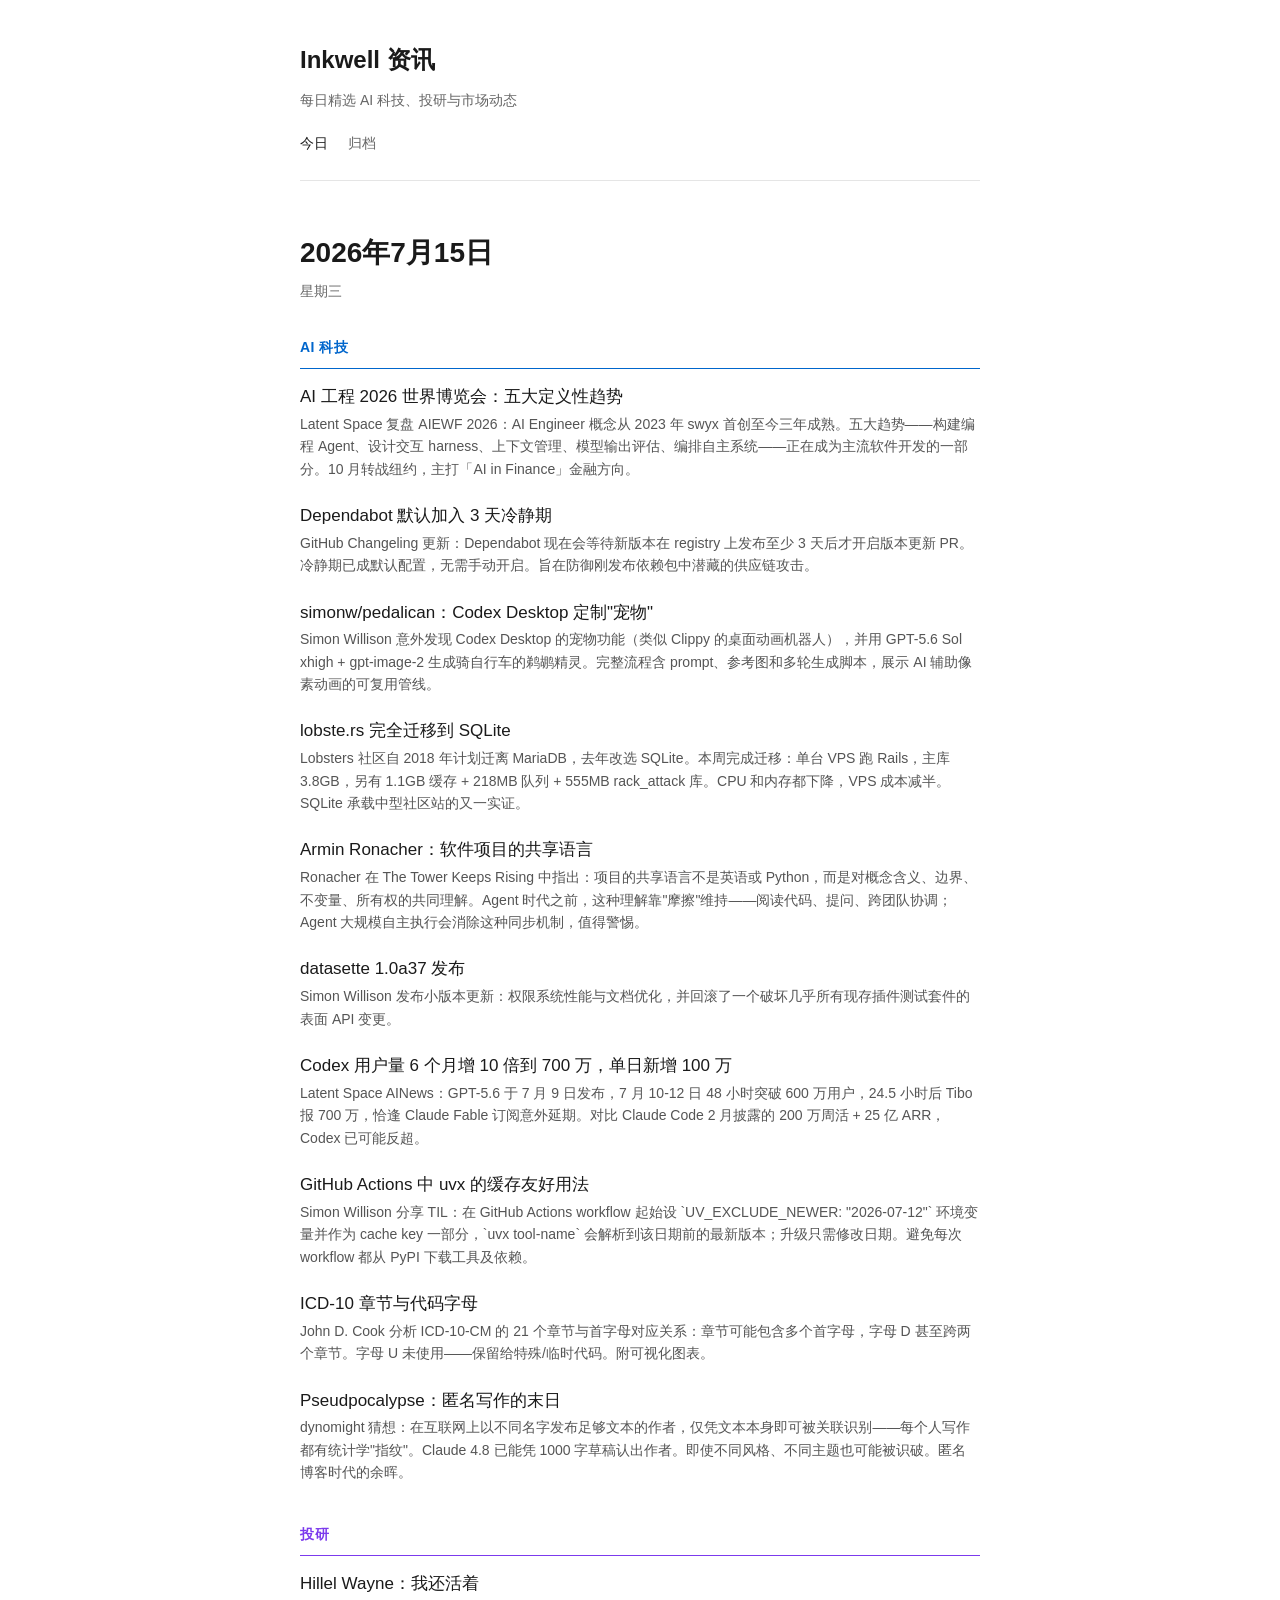
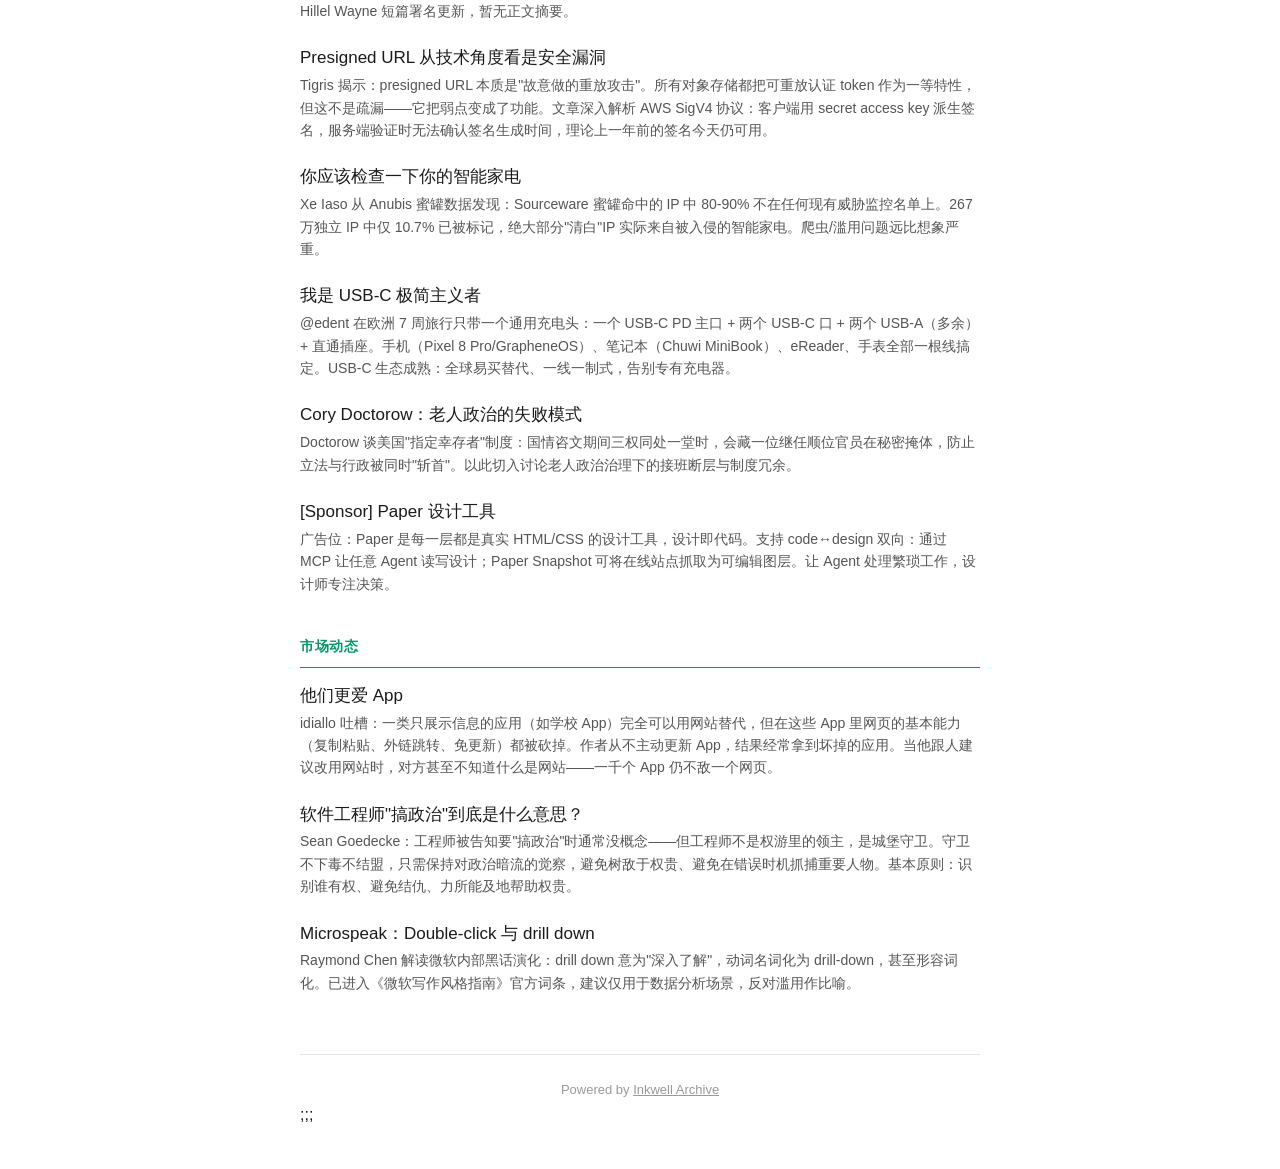
<file: index.html>
<!DOCTYPE html>
<html lang="zh-CN">
<head>
  <meta charset="UTF-8">
  <meta name="viewport" content="width=device-width, initial-scale=1.0">
  <title>Inkwell 资讯</title>
  <link rel="stylesheet" href="style.css">
</head>
<body>
  <header class="site-header">
    <h1 class="site-title"><a href="index.html">Inkwell 资讯</a></h1>
    <p class="site-subtitle">每日精选 AI 科技、投研与市场动态</p>
    <nav class="site-nav">
      <a href="index.html" class="active">今日</a>
      <a href="archive.html">归档</a>
    </nav>
  </header>

  <main id="content">
    <!-- 内容由 JavaScript 动态加载 -->
  </main>

  <footer class="site-footer">
    <p>Powered by <a href="#" style="color: inherit;">Inkwell Archive</a></p>
  </footer>

  <script>
    // 资讯数据
    const newsData = {
  "2026-07-15": {
    "date": "2026年7月15日",
    "weekday": "星期三",
    "ai_tech": [
      {
        "title": "AI 工程 2026 世界博览会：五大定义性趋势",
        "summary": "Latent Space 复盘 AIEWF 2026：AI Engineer 概念从 2023 年 swyx 首创至今三年成熟。五大趋势——构建编程 Agent、设计交互 harness、上下文管理、模型输出评估、编排自主系统——正在成为主流软件开发的一部分。10 月转战纽约，主打「AI in Finance」金融方向。",
        "link": "https://inkwell.coze.com/article/art_iyuici",
        "category": "ai_tech"
      },
      {
        "title": "Dependabot 默认加入 3 天冷静期",
        "summary": "GitHub Changeling 更新：Dependabot 现在会等待新版本在 registry 上发布至少 3 天后才开启版本更新 PR。冷静期已成默认配置，无需手动开启。旨在防御刚发布依赖包中潜藏的供应链攻击。",
        "link": "https://inkwell.coze.com/article/art_r5xww6",
        "category": "ai_tech"
      },
      {
        "title": "simonw/pedalican：Codex Desktop 定制\"宠物\"",
        "summary": "Simon Willison 意外发现 Codex Desktop 的宠物功能（类似 Clippy 的桌面动画机器人），并用 GPT-5.6 Sol xhigh + gpt-image-2 生成骑自行车的鹈鹕精灵。完整流程含 prompt、参考图和多轮生成脚本，展示 AI 辅助像素动画的可复用管线。",
        "link": "https://inkwell.coze.com/article/art_8powyx",
        "category": "ai_tech"
      },
      {
        "title": "lobste.rs 完全迁移到 SQLite",
        "summary": "Lobsters 社区自 2018 年计划迁离 MariaDB，去年改选 SQLite。本周完成迁移：单台 VPS 跑 Rails，主库 3.8GB，另有 1.1GB 缓存 + 218MB 队列 + 555MB rack_attack 库。CPU 和内存都下降，VPS 成本减半。SQLite 承载中型社区站的又一实证。",
        "link": "https://inkwell.coze.com/article/art_o3a8eh",
        "category": "ai_tech"
      },
      {
        "title": "Armin Ronacher：软件项目的共享语言",
        "summary": "Ronacher 在 The Tower Keeps Rising 中指出：项目的共享语言不是英语或 Python，而是对概念含义、边界、不变量、所有权的共同理解。Agent 时代之前，这种理解靠\"摩擦\"维持——阅读代码、提问、跨团队协调；Agent 大规模自主执行会消除这种同步机制，值得警惕。",
        "link": "https://inkwell.coze.com/article/art_arno1q",
        "category": "ai_tech"
      },
      {
        "title": "datasette 1.0a37 发布",
        "summary": "Simon Willison 发布小版本更新：权限系统性能与文档优化，并回滚了一个破坏几乎所有现存插件测试套件的表面 API 变更。",
        "link": "https://inkwell.coze.com/article/art_4ewvr3",
        "category": "ai_tech"
      },
      {
        "title": "Codex 用户量 6 个月增 10 倍到 700 万，单日新增 100 万",
        "summary": "Latent Space AINews：GPT-5.6 于 7 月 9 日发布，7 月 10-12 日 48 小时突破 600 万用户，24.5 小时后 Tibo 报 700 万，恰逢 Claude Fable 订阅意外延期。对比 Claude Code 2 月披露的 200 万周活 + 25 亿 ARR，Codex 已可能反超。",
        "link": "https://inkwell.coze.com/article/art_ghe08o",
        "category": "ai_tech"
      },
      {
        "title": "GitHub Actions 中 uvx 的缓存友好用法",
        "summary": "Simon Willison 分享 TIL：在 GitHub Actions workflow 起始设 `UV_EXCLUDE_NEWER: \"2026-07-12\"` 环境变量并作为 cache key 一部分，`uvx tool-name` 会解析到该日期前的最新版本；升级只需修改日期。避免每次 workflow 都从 PyPI 下载工具及依赖。",
        "link": "https://inkwell.coze.com/article/art_y003pu",
        "category": "ai_tech"
      },
      {
        "title": "ICD-10 章节与代码字母",
        "summary": "John D. Cook 分析 ICD-10-CM 的 21 个章节与首字母对应关系：章节可能包含多个首字母，字母 D 甚至跨两个章节。字母 U 未使用——保留给特殊/临时代码。附可视化图表。",
        "link": "https://inkwell.coze.com/article/art_59yvdp",
        "category": "ai_tech"
      },
      {
        "title": "Pseudpocalypse：匿名写作的末日",
        "summary": "dynomight 猜想：在互联网上以不同名字发布足够文本的作者，仅凭文本本身即可被关联识别——每个人写作都有统计学\"指纹\"。Claude 4.8 已能凭 1000 字草稿认出作者。即使不同风格、不同主题也可能被识破。匿名博客时代的余晖。",
        "link": "https://inkwell.coze.com/article/art_f1aqxy",
        "category": "ai_tech"
      }
    ],
    "research": [
      {
        "title": "Hillel Wayne：我还活着",
        "summary": "Hillel Wayne 短篇署名更新，暂无正文摘要。",
        "link": "https://inkwell.coze.com/article/art_1kwo49",
        "category": "research"
      },
      {
        "title": "Presigned URL 从技术角度看是安全漏洞",
        "summary": "Tigris 揭示：presigned URL 本质是\"故意做的重放攻击\"。所有对象存储都把可重放认证 token 作为一等特性，但这不是疏漏——它把弱点变成了功能。文章深入解析 AWS SigV4 协议：客户端用 secret access key 派生签名，服务端验证时无法确认签名生成时间，理论上一年前的签名今天仍可用。",
        "link": "https://inkwell.coze.com/article/art_sgd501",
        "category": "research"
      },
      {
        "title": "你应该检查一下你的智能家电",
        "summary": "Xe Iaso 从 Anubis 蜜罐数据发现：Sourceware 蜜罐命中的 IP 中 80-90% 不在任何现有威胁监控名单上。267 万独立 IP 中仅 10.7% 已被标记，绝大部分\"清白\"IP 实际来自被入侵的智能家电。爬虫/滥用问题远比想象严重。",
        "link": "https://inkwell.coze.com/article/art_23461p",
        "category": "research"
      },
      {
        "title": "我是 USB-C 极简主义者",
        "summary": "@edent 在欧洲 7 周旅行只带一个通用充电头：一个 USB-C PD 主口 + 两个 USB-C 口 + 两个 USB-A（多余）+ 直通插座。手机（Pixel 8 Pro/GrapheneOS）、笔记本（Chuwi MiniBook）、eReader、手表全部一根线搞定。USB-C 生态成熟：全球易买替代、一线一制式，告别专有充电器。",
        "link": "https://inkwell.coze.com/article/art_zhiv1q",
        "category": "research"
      },
      {
        "title": "Cory Doctorow：老人政治的失败模式",
        "summary": "Doctorow 谈美国\"指定幸存者\"制度：国情咨文期间三权同处一堂时，会藏一位继任顺位官员在秘密掩体，防止立法与行政被同时\"斩首\"。以此切入讨论老人政治治理下的接班断层与制度冗余。",
        "link": "https://inkwell.coze.com/article/art_6o8zby",
        "category": "research"
      },
      {
        "title": "[Sponsor] Paper 设计工具",
        "summary": "广告位：Paper 是每一层都是真实 HTML/CSS 的设计工具，设计即代码。支持 code↔design 双向：通过 MCP 让任意 Agent 读写设计；Paper Snapshot 可将在线站点抓取为可编辑图层。让 Agent 处理繁琐工作，设计师专注决策。",
        "link": "https://inkwell.coze.com/article/art_shb5n0",
        "category": "research"
      }
    ],
    "market": [
      {
        "title": "他们更爱 App",
        "summary": "idiallo 吐槽：一类只展示信息的应用（如学校 App）完全可以用网站替代，但在这些 App 里网页的基本能力（复制粘贴、外链跳转、免更新）都被砍掉。作者从不主动更新 App，结果经常拿到坏掉的应用。当他跟人建议改用网站时，对方甚至不知道什么是网站——一千个 App 仍不敌一个网页。",
        "link": "https://inkwell.coze.com/article/art_vt051r",
        "category": "market"
      },
      {
        "title": "软件工程师\"搞政治\"到底是什么意思？",
        "summary": "Sean Goedecke：工程师被告知要\"搞政治\"时通常没概念——但工程师不是权游里的领主，是城堡守卫。守卫不下毒不结盟，只需保持对政治暗流的觉察，避免树敌于权贵、避免在错误时机抓捕重要人物。基本原则：识别谁有权、避免结仇、力所能及地帮助权贵。",
        "link": "https://inkwell.coze.com/article/art_t7azc0",
        "category": "market"
      },
      {
        "title": "Microspeak：Double-click 与 drill down",
        "summary": "Raymond Chen 解读微软内部黑话演化：drill down 意为\"深入了解\"，动词名词化为 drill-down，甚至形容词化。已进入《微软写作风格指南》官方词条，建议仅用于数据分析场景，反对滥用作比喻。",
        "link": "https://inkwell.coze.com/article/art_fqg7p",
        "category": "market"
      }
    ]
  },
  "2026-07-09": {
    "date": "2026年7月9日",
    "weekday": "星期四",
    "ai_tech": [
      {
        "title": "OpenAI 发布 GPT-Live",
        "summary": "Simon Willison 预览：ChatGPT 语音模式底层模型终于从 GPT-4o 时代升级为 GPT-Live（背后跑 GPT-5.5）。核心特性：**边说话边把重活派发给 GPT-5.5**——遇到需要 web search、深度推理或复杂任务时，实时把工作卸载到前沿模型，返回结果后无缝继续对话。语音助手可用性大幅提升的分水岭。",
        "link": "https://inkwell.coze.com/article/art_pid361",
        "category": "ai_tech"
      },
      {
        "title": "AI 基础设施为什么必须为 Agent Experience 演进 —— Modal CTO 访谈",
        "summary": "Latent Space Agent Cloud 系列收官访谈 Modal（刚拿 3.55 亿美元 C 轮）。**核心论点：老一代云是为\"能读文档、会看 dashboard 的人类开发者\"设计的；Agent 没有这个奢侈品**。Agent 需要能写代码、跑代码、看输出、改环境、debug 失败并快速迭代——sandbox 化基础设施是关键。对国内做 AI 中台的团队有参考价值。",
        "link": "https://inkwell.coze.com/article/art_8qoumj",
        "category": "ai_tech"
      },
      {
        "title": "Kenton Varda 引言：禁用 AI 写 PR/Commit 描述",
        "summary": "Cloudflare Workers 之父 Kenton Varda 在团队内下达 moratorium：**AI 写的 change description 比没有还糟**——只会复读\"代码里显然可见的细节\"，却漏掉真正需要的高层动机与设计取舍。Simon Willison 收录。对研发流程中\"AI 参与哪些环节\"的边界思考有参考。",
        "link": "https://inkwell.coze.com/article/art_cf2l8v",
        "category": "ai_tech"
      },
      {
        "title": "[AINews] Lilian Weng 总结 35 篇 Harness Engineering for RSI 论文",
        "summary": "Latent Space 快讯：Meta Superintelligence 抢占图像/视频模型 Top 2/3（Muse Image/Video 无 paper）；Lilian Weng 罕见发长文综述 harness 工程与递归自我改进（RSI）——**未来 RSI 有多依赖 harness 尚难预测，但 harness 工程会朝自我改进方向进化，反过来又让模型更聪明**。是 Agent 层演进的重要理论坐标。",
        "link": "https://inkwell.coze.com/article/art_9d1gk1",
        "category": "ai_tech"
      },
      {
        "title": "越轨行为的衰退 2",
        "summary": "Adam Mastroianni《The Decline of Deviance》续篇。原文核心：**1990 年代以来风险偏好和规则破坏在下降——好处是犯罪减少，坏处是创新也在减少**；根源是繁荣升高了\"可失去的东西\"。续篇收集大量反馈后推进讨论：为什么孩子们不再抽烟没人在乎、系列续集为何泛滥。是理解代际创新意愿变化的长文。",
        "link": "https://inkwell.coze.com/article/art_nzhsl7",
        "category": "ai_tech"
      }
    ],
    "research": [
      {
        "title": "'PARRY Encounters the DOCTOR' — 1973 年的聊天机器人对聊天机器人",
        "summary": "John Gruber 挖出 1973 年 RFC 439：Kenneth Colby 的偏执型精神分裂模拟机器人 PARRY，被人接入 ELIZA/DOCTOR，两个 AI 现场互怼——由 Vint Cerf 记录成 RFC。Vint Cerf 上周从 Google 退休，享年 83。适合作为\"AI 对话史\"的历史锚点。",
        "link": "https://inkwell.coze.com/article/art_tkw8yd",
        "category": "research"
      },
      {
        "title": "Mac App 逃离 Squircle Jail 的方式",
        "summary": "Tyler Hall 揭示：macOS Tahoe 强制第三方 App 走 squircle 图标模具，但**只要 App 不上 Mac App Store**，就能通过 `NSDockTilePlugIn` API 保留自定义图标。Iris 已内置该逃逸路径。是 App Store 与非 Store 应用体验持续分化的又一个信号。",
        "link": "https://inkwell.coze.com/article/art_o5enkm",
        "category": "research"
      },
      {
        "title": "'Searching for SmarterChild' 纪录片 Kickstarter",
        "summary": "Gruber 支持：Lindsey Sitz 和 Zan Gillies 众筹一部纪念 SmarterChild 的纪录片。SmarterChild 是 2000 年代 AOL Instant Messenger 上的爆款聊天机器人，全盛期拥有 3000 万\"好友\"，可视为消费级 chatbot 的鼻祖之一。",
        "link": "https://inkwell.coze.com/article/art_qojtp8",
        "category": "research"
      },
      {
        "title": "我和 ELIZA 的对话",
        "summary": "Gruber 在 ELIZA Archeology Team 复刻的网页版上重跑经典 60 年代对话机器人，全程展示\"if/then 语法解析\"的机械感。核心结论：**ELIZA 的历史地位与实际交互能力相差极大**——它更多是个文化符号而非技术标杆。对当下 LLM 的\"人格化\"讨论是一个反向参照。",
        "link": "https://inkwell.coze.com/article/art_ao6pt0",
        "category": "research"
      },
      {
        "title": "The ELIZA Archaeology Project",
        "summary": "MIT Project MAC 时代 Joseph Weizenbaum 原始 ELIZA 的考古复刻项目，提供精准还原实现 + 计划出版的书稿。呼应 Weizenbaum 后来警告\"不要把机器当人对待\"的立场——AI 伦理讨论的历史源头。",
        "link": "https://inkwell.coze.com/article/art_knmtnu",
        "category": "research"
      },
      {
        "title": "初代 Macintosh 的 App 图标设计传统",
        "summary": "Dr. Drang 密集展示原始 Macintosh 一位（1-bit）图标：Apple 用\"倾斜矩形 + 手形\"标记 App，直立矩形 + 折角标记文档，形成早期视觉语言。TeachText 一开始就没有手（用铅笔），是\"应用即工具\"图标语言的前奏。当下 squircle 争议的历史参照。",
        "link": "https://inkwell.coze.com/article/art_4abfcl",
        "category": "research"
      },
      {
        "title": "[Sponsor] WorkOS Pipes：一次 API 调用完成集成",
        "summary": "广告位：WorkOS Pipes 把 GitHub/Slack/Salesforce/Google Drive 等 100+ 第三方 OAuth 集成收敛成一次 API 调用，处理 token 刷新和凭证存储。Agent 时代减少 integration 工作量的典型基础设施。",
        "link": "https://inkwell.coze.com/article/art_5tadvf",
        "category": "research"
      },
      {
        "title": "一个只影响左撇子用户的 Bug",
        "summary": "@edent 用中世纪风格记录 WordPress 站点的一个 bug：JS 精简后，右滑触发的\"回复\"按钮位于左侧，只有左手拇指滑动的用户会误触弹出评论框。作者是右撇子所以从没复现过——**\"设备/习惯的隐性 monoculture\"如何造出无形 bug**，是无障碍/可用性测试的经典案例。",
        "link": "https://inkwell.coze.com/article/art_ur67lb",
        "category": "research"
      },
      {
        "title": "Agent 是 Monad（但不是那种）",
        "summary": "Xe Iaso 提出：**AI Agent 的本质是它的 state——把 state 剥掉，剩下的不是弱化的 Agent，而只是底模**。这里的 hyle（质料，模型权重）与 pneuma（灵魂，Agent 状态）截然不同。Cat-theory 的 monad 是 blind to state 的抽象，而 Agent 的 monad 更像莱布尼茨的单子（Monad）——每一个都有具体状态。给 Agent 系统建模的哲学视角。",
        "link": "https://inkwell.coze.com/article/art_vr5pwa",
        "category": "research"
      }
    ],
    "market": [
      {
        "title": "从零手写 LLM 第 34b 部分 —— 用 JAX 实现 GPT-2",
        "summary": "Giles Thomas 自 2024 年 12 月开始的长跑系列收官。**规则：只按自己的笔记从零搭 LLM，不看 Raschka 原书代码，也不看之前的 PyTorch 版本，改用 JAX 强制自己不\"复述\"记忆**。这套\"再造轮子验证掌握\"的学习法适合任何深度技术复盘。",
        "link": "https://inkwell.coze.com/article/art_ti14xt",
        "category": "market"
      },
      {
        "title": "然后那个亿万富翁替我们付了 5.5 亿美元的账",
        "summary": "idiallo.com：Snap CEO Evan Spiegel 夫妇捐 5.5 亿美元给 Undue Medical Debt，替加州人偿还医疗债务。作者不否认善行，但提醒\"公开善举往往不像它看起来的样子\"——**从盖茨的捐赠承诺到 TV 改造节目背后，都存在被光环遮蔽的结构性问题**。是慈善叙事的冷思考。",
        "link": "https://inkwell.coze.com/article/art_thjzhp",
        "category": "market"
      },
      {
        "title": "如何重振社会结构？",
        "summary": "Henrik Karlsson 新文（内容需订阅）+ Jockum Nordström 手绘配图。社会资本/社群维系是他近期核心议题——对判断\"AI 会加速还是修补社会原子化\"的读者值得追踪。",
        "link": "https://inkwell.coze.com/article/art_1pgsiz",
        "category": "market"
      },
      {
        "title": "另一种 Control Flow Guard 检查：合并验证与调用",
        "summary": "Raymond Chen 深挖 Windows CFG：`LdrpValidateUserCallTarget` 除了纯验证版本，还有一个\"验证后直接调用\"的合并版本——因为验证完函数指针基本都会立即调用，合并可省寄存器保存成本，但代价是**调用约定必须变**（参数寄存器不能与 call target 用的重叠）。x86-64 汇编级细节，操作系统安全实现参考。",
        "link": "https://inkwell.coze.com/article/art_d3axlc",
        "category": "market"
      }
    ]
  },
  "2026-07-08": {
    "date": "2026年7月8日",
    "weekday": "星期三",
    "ai_tech": [
      {
        "title": "sqlite-utils 4.0, now with database schema migrations",
        "summary": "Simon Willison 发布 sqlite-utils 4.0，是继 2020 年 11 月 3.0 之后的首次主版本升级，也是该项目第 124 次发布。三大新特性：数据库 schema migrations（迁移可追踪已应用记录）、通过 `db.atomic()` 支持嵌套事务、复合外键。破坏性变更集中在 upgrade guide。`table.transform()` 提供超越 SQLite `ALTER TABLE` 的能力。",
        "link": "https://inkwell.coze.com/article/art_elsy0h",
        "category": "ai_tech"
      },
      {
        "title": "sqlite-migrate 0.2",
        "summary": "独立的 sqlite-migrate 库正式退休，本次 0.2 版本改为对 sqlite-utils 4.0 内建 migrations 的兼容 shim。功能收敛回 sqlite-utils 主库。",
        "link": "https://inkwell.coze.com/article/art_p45z18",
        "category": "ai_tech"
      },
      {
        "title": "github-code Web Component",
        "summary": "Simon Willison 用 GPT-5.5 vibe-code 出一个 Web Component `<github-code href=\"...\">`，可把 GitHub 代码链接 embed 为带行号的代码块（通过 raw.githubusercontent.com fetch 指定行范围）。展示\"提示词→Web Component\"这类小工具的开发范式。",
        "link": "https://inkwell.coze.com/article/art_6tt847",
        "category": "ai_tech"
      },
      {
        "title": "sqlite-utils 4.0",
        "summary": "稳定版发布公告，指向\"sqlite-utils 4.0, now with database schema migrations\"细节文章。",
        "link": "https://inkwell.coze.com/article/art_2akv9y",
        "category": "ai_tech"
      },
      {
        "title": "sqlite-utils 4.0rc4",
        "summary": "4.0 稳定版之前的最后一个 RC，主要吸收了 Claude Fable 5 的详细代码 review 反馈。",
        "link": "https://inkwell.coze.com/article/art_idghw1",
        "category": "ai_tech"
      },
      {
        "title": "[AINews] The Field Guide to Fable",
        "summary": "Latent Space 快讯：General Intuition 和姚顺雨（Shunyu Yao）都发了新模型，业界等待 GPT-5.6 Sol Ultra 发布，而 Fable 5 的订阅补贴即将结束。Thariq 连夜把 keynote 转成 Fable 使用指南：模型约束往往来自 US（harness/prompt），碰到新模型应主动解除旧约束。",
        "link": "https://inkwell.coze.com/article/art_gv4y70",
        "category": "ai_tech"
      }
    ],
    "research": [
      {
        "title": "Let AI Burn",
        "summary": "Ed Zitron（wheresyoured.at）发布本周长文预告：本周刊出《Hater's Guide to Softbank》深度扒孙正义作为\"科技圈最堕落赌徒\"如何为 AI 泡沫最大规模的崩塌埋下基础；周五将深入记忆芯片行业。付费订阅 $70/年，每期 5000-18000 词。AI 泡沫论重要视角。",
        "link": "https://inkwell.coze.com/article/art_hu4mf5",
        "category": "research"
      },
      {
        "title": "OS 27 Developer Beta 3 Enables New 'Pace' and 'Expressivity' Sliders for Siri's New Voices",
        "summary": "iOS 27 开发者 Beta 3 启用 Siri 语音的\"节奏（Pace）\"和\"表现力（Expressivity）\"两个滑块（此前标记为 Coming soon）。John Gruber 已把主力 iPhone 17 Pro 全线切到 Beta，表示稳定性和 Siri AI 实用性都足够，公共 Beta 预计临近。",
        "link": "https://inkwell.coze.com/article/art_xe0aak",
        "category": "research"
      },
      {
        "title": "Pluralistic: How US states and international trustbusters can beat Big Tech (07 Jul 2026)",
        "summary": "Cory Doctorow 每日专栏，主推文《美国各州与国际反垄断机构如何击败大科技》——共同敌人是特朗普政府和其扶持的科技巨头。附大量\"Object permanence\"链接和文化观察。",
        "link": "https://inkwell.coze.com/article/art_2idlyd",
        "category": "research"
      }
    ],
    "market": [
      {
        "title": "How did Windows 95 decide that a setup program ran?",
        "summary": "Raymond Chen 揭秘 Windows 95 判定\"某程序是不是安装程序\"的猜启发式：程序名中包含 setup/install/inst/imposta（意）/ayarla（土）/felrak（匈）等魔法词即被判为 setup。install 和 inst 并列冗余是历史遗留。适合了解早期 OS 设计的经验主义思路。",
        "link": "https://inkwell.coze.com/article/art_lgat3u",
        "category": "market"
      },
      {
        "title": "Kort geding aandeelhouders Solvinity",
        "summary": "Bert Hubert 荷兰语记录 Solvinity（DigiD 背后公司）股东状告国务秘书的紧急听证：荷兰政府拒收购、又阻止 Solvinity 出售给美国公司。数字经济与主权命题的现场记录，媒体报道多有遗漏。",
        "link": "https://inkwell.coze.com/article/art_yrz8ey",
        "category": "market"
      },
      {
        "title": "Content addressing in package managers",
        "summary": "系统梳理\"内容寻址\"（用数据的加密哈希而非名字或位置来标识）在包管理器各层的落点：一个端到端内容寻址的包管理器，其 registry index、metadata、artifact、artifact 内文件都以哈希命名，可从任意源获取并本地校验。回顾多个已部分实现该思路的系统。",
        "link": "https://inkwell.coze.com/article/art_1uzwlr",
        "category": "market"
      },
      {
        "title": "Blog about things you don't understand yet",
        "summary": "Sean Goedecke 写作观：每篇发出去的文章至少代表两件学到的东西——写作动机 + 写作过程中学到的东西。如果写作过程本身没学到新东西，说明这个话题不值得发。写作是学习的强制机制。",
        "link": "https://inkwell.coze.com/article/art_qgqvu4",
        "category": "market"
      }
    ]
  },
  "2026-07-07": {
    "date": "2026年7月7日",
    "weekday": "星期二",
    "ai_tech": [
      {
        "title": "Life with hazard ratios",
        "summary": "dynomight 讲清了健康研究里\"风险比 HR\"的实际意义：HR=0.90 或 HR=1.30 到底改变多少寿命预期？给出把 HR 换算成实际生命期望损益的方法，帮助读者对纤维素、吸烟等健康新闻做出更理性判断。",
        "link": "https://inkwell.coze.com/article/art_gsxcau",
        "category": "ai_tech"
      },
      {
        "title": "e approximation",
        "summary": "数学博客 John D. Cook 推荐分数 e ≈ 2721/1001，denominator 只有 10 bit 却精确到 7-8 位有效数字，二进制下前 20 位完全一致，远优于简单截断 2718/1000。是数值逼近里少见的\"高性价比\"经典例子。",
        "link": "https://inkwell.coze.com/article/art_l1i1ky",
        "category": "ai_tech"
      },
      {
        "title": "Reproducing a geometry theorem diagram",
        "summary": "John D. Cook 复现一个古典几何定理图：以 AB 为直径的圆、CD 垂直、内切圆等。作者对比\"猜出 C=(cos 1, sin 1)\"与解析法两种复原方式，展示几何题图纸背后蕴含的推导美学。",
        "link": "https://inkwell.coze.com/article/art_dan02g",
        "category": "ai_tech"
      },
      {
        "title": "sqlite-utils 4.0rc3",
        "summary": "Simon Willison 发布 sqlite-utils 4.0rc3，用 Claude Fable 5 + GPT-5.5 联合刷 issue/PR 队列，最大新特性是内省和创建复合外键。同时兼容 SQLite 大小写不敏感列名约定，涉及多处 subtle 破坏性变更。",
        "link": "https://inkwell.coze.com/article/art_3i9zor",
        "category": "ai_tech"
      }
    ],
    "research": [
      {
        "title": "★ Apple Should Eliminate the App Icon 'Squircle Jail'",
        "summary": "John Gruber 力挺 Rogue Amoeba 的 Paul Kafasis：Apple 强制所有 App 图标塞进圆角矩形（\"squircle jail\"）是可用性和创意的倒退，图标失去辨识度也没有技术必要性。Liquid Glass 已被内部承认犯错，Golden Gate 已在悄悄修补，Apple 应恢复图标自由造型。",
        "link": "https://inkwell.coze.com/article/art_97g2yk",
        "category": "research"
      },
      {
        "title": "Markdown Now Has a UTI in Apple's Version 27 OSes",
        "summary": "Apple 27 系列 OS 第三个开发者 Beta 首次内置 Markdown 的官方 Uniform Type Identifier：`net.daringfireball.markdown`，conforms to `public.utf8-plain-text`。John Gruber 22 年前定义的 Markdown 终获系统级承认，UTF-8 也被官方钦定为默认编码。",
        "link": "https://inkwell.coze.com/article/art_phdh1f",
        "category": "research"
      },
      {
        "title": "Backblaze Versus Dropbox",
        "summary": "Backblaze 悄悄停止备份 iCloud/Dropbox/Google Drive/OneDrive 云同步目录内容，只备份\"占位符\"文件，用户可能在丢数据时才发现。John Gruber 复盘一年来的用户困惑，指出问题根源是云盘同步与本地备份边界模糊，用户需重新审视备份策略。",
        "link": "https://inkwell.coze.com/article/art_vukll",
        "category": "research"
      },
      {
        "title": "Allen Pike, Back in November: 'Why Is ChatGPT for Mac So Good?'",
        "summary": "Gruber 转发 Allen Pike 观点：桌面仍是工作发生的地方，OpenAI 收购 Sky 加码桌面、Anthropic 靠模型质量抢滩，反而 Google Gemini for Mac 做得敷衍。ChatGPT for Mac 之所以出色，是罕见地把\"Mac 原生质感\"当成一等公民对待。",
        "link": "https://inkwell.coze.com/article/art_61z7ty",
        "category": "research"
      },
      {
        "title": "ATP Member Special: Mac-Assed Mac Apps",
        "summary": "Accidental Tech Podcast 会员特辑聚焦\"Mac-assed Mac apps\"这一评价体系：什么样的应用才配称原生 Mac 应用，以及为什么开发者和用户都应该在意这件事。会员订阅 $8/月，Gruber 强推。",
        "link": "https://inkwell.coze.com/article/art_m3yb2t",
        "category": "research"
      },
      {
        "title": "Maestral, the Open Source Splendidly Simple Mac Dropbox Client, Has Been Retired",
        "summary": "开源极简 Mac Dropbox 客户端 Maestral 于 2026 年 6 月正式停止维护，7 月 28 日 GitHub 项目归档。开发者 Sam Schott 因个人时间与 Dropbox 使用退坑双原因退出。老用户仍可用至证书过期。",
        "link": "https://inkwell.coze.com/article/art_ie8mu6",
        "category": "research"
      },
      {
        "title": "Jason Snell Ends His Column, and 28-Year Run, at Macworld",
        "summary": "Jason Snell 结束在 Macworld 长达 28 年的专栏，从 1997 年 Apple 濒临倒闭时入职写到今日 Apple 市值巅峰。文章回顾了整个 Steve Jobs 回归时代的媒体见证史，是 Apple 生态一个时代的落幕。",
        "link": "https://inkwell.coze.com/article/art_irn9l2",
        "category": "research"
      },
      {
        "title": "Premium: The Hater's Guide To SoftBank",
        "summary": "Ed Zitron 深度开火 SoftBank 46 届股东会：孙正义靠 \"AGI 幻灯片\"和\"未拴绳鹅\"级别的画饼撑住集团估值，实则 Vision Fund 巨亏、OpenAI 承诺资金存疑。深扒 SoftBank 财务结构与 AI 押注风险，AI 泡沫论重要一手素材。",
        "link": "https://inkwell.coze.com/article/art_ynz6ii",
        "category": "research"
      },
      {
        "title": "I'm just so bored of AI",
        "summary": "shkspr.mobi 作者对满口 AI 的技术圈发出社交疲劳吐槽：让人想起大学时初尝致幻剂逢人便布道的舍友，\"你让电脑帮你打给妈妈\"并不高级。反映了开发者社区对 AI 话语过载的一种情绪反弹。",
        "link": "https://inkwell.coze.com/article/art_938le9",
        "category": "research"
      }
    ],
    "market": [
      {
        "title": "Amazon Basics, but for intellectual property.",
        "summary": "作者剖析 Amazon 利用平台数据抄袭第三方卖家商品的顽疾：作为服务方掌握全部销售数据，可无成本复制爆款。此模式正被 AI 训练数据搬到 IP 领域——AI 公司也在用\"平台方数据优势\"抄创作者。",
        "link": "https://inkwell.coze.com/article/art_cnpou1",
        "category": "market"
      },
      {
        "title": "GLM 5.2 and the coming AI margin collapse (part 1)",
        "summary": "⚠️ 重点：作者预警 AI 经济学被严重低估的转折——真正的\"DeepSeek 时刻\"正在到来。GLM 5.2 等开源模型将击穿闭源 API 定价，头部厂商推理毛利面临系统性坍塌。首篇聚焦市场对 DeepSeek R1 反应的重新解读，第二篇待发。",
        "link": "https://inkwell.coze.com/article/art_xoxzm6",
        "category": "market"
      },
      {
        "title": "C2PA only works if everything is signed",
        "summary": "欧盟 AI Act 一个月后强制生效，要求 AI 生成内容要么打水印要么用\"数字签名元数据\"（C2PA Content Credentials）。作者论证：水印可 trivial 移除、C2PA 只有全网强制签名才有意义，否则形同虚设，欧盟合规路径实际不可行。",
        "link": "https://inkwell.coze.com/article/art_hc1mu0",
        "category": "market"
      },
      {
        "title": "Stephan's Quintet",
        "summary": "独立天文爱好者 maurycyz 用自建望远镜拍下著名的斯蒂芬五重奏星系，通过 z=0.0026 vs z=0.022 的红移数据分析证明其中一颗蓝色旋涡星系并非真正成员。业余极客的深空天文实拍与数据分析范本。",
        "link": "https://inkwell.coze.com/article/art_2kkkq9",
        "category": "market"
      },
      {
        "title": "I opened a file with FILE_FLAG_DELETE_ON_CLOSE, but now I changed my mind",
        "summary": "Raymond Chen 深挖 Windows CreateFile 的 FILE_FLAG_DELETE_ON_CLOSE：设了就不能撤回。正确做法是先普通打开、按需在最后一份句柄关闭前用 SetFileInformationByHandle + FILE_DISPOSITION_INFO 切换删除意图，实现条件性延迟删除。",
        "link": "https://inkwell.coze.com/article/art_ttaomx",
        "category": "market"
      }
    ]
  },
  "2026-07-06": {
    "date": "2026年7月6日",
    "weekday": "星期一",
    "ai_tech": [
      {
        "title": "sqlite-utils 4.0rc2, mostly written by Claude Fable (for about $149.25)",
        "summary": "Simon Willison 分享 sqlite-utils 4.0rc2 稳定版收尾实战：借 Claude Fable Max 订阅到期前的算力窗口（累计花费 $149.25），让 Fable 全流程审查代码库，一次性揪出 5 个 release blocker，其中 delete_where() 未提交事务将永久污染连接、导致数据丢失。「LLM 兜底大版本 SemVer 审查」范式跑通。",
        "link": "https://inkwell.coze.com/article/art_f25dxd",
        "category": "ai_tech"
      },
      {
        "title": "sqlite-utils 4.0rc2",
        "summary": "Simon Willison 同日短讯：sqlite-utils 4.0rc2 已发布，正式指向前一篇 Claude Fable 协作长文。作为 SemVer 语义化版本正式候选，本轮为 4.0 stable 前最后一次收敛，无新破坏性变更。",
        "link": "https://inkwell.coze.com/article/art_9b4ung",
        "category": "ai_tech"
      }
    ],
    "research": [
      {
        "title": "Travel notes: PLDI Boulder",
        "summary": "程序语言实现顶会 PLDI 2026 Boulder 现场手记：作者第四次参会，重点参加 EGRAPHS workshop，多次听到 Knuth-Bendix 完备化算法。含 e-graph 优化、编译器研究圈层社交观察，以及 Denver 机场到 Boulder 的通勤实录，PL 圈层内部生态窥探。",
        "link": "https://inkwell.coze.com/article/art_5wz4j5",
        "category": "research"
      }
    ],
    "market": []
  },
  "2026-07-05": {
    "date": "2026年7月5日",
    "weekday": "星期日",
    "ai_tech": [
      {
        "title": "Building a World Map with only 500 bytes",
        "summary": "Simon Willison 转发 Iwo Kadziela（Codex 协作）的极客小品：仅 445 字节数据 + deflate 压缩 + 极短 JavaScript，即可生成可辨识的 ASCII 世界地图。首次演示 fetch() 可直接吞 data: URI + DecompressionStream，工程美学十足。",
        "link": "https://inkwell.coze.com/article/art_b43739",
        "category": "ai_tech"
      },
      {
        "title": "Better Models: Worse Tools",
        "summary": "Simon Willison 转 Armin Ronacher 观察：新款 Claude Opus 4.8 在 Pi 的 edit 工具嵌套 edits[] 数组里频繁凭空多塞字段，导致工具调用被拒。反直觉结论——「更强模型 ≠ 更稳工具调用」，schema 校验会随能力提升而更容易失效。",
        "link": "https://inkwell.coze.com/article/art_66sjof",
        "category": "ai_tech"
      },
      {
        "title": "Does additional data always reduce posterior variance?",
        "summary": "John D. Cook 一篇贝叶斯小品：「更多数据一定降低后验方差吗？」——答案是否定的。虽然一般情况下后验会收缩，但存在反例，新观测可能与先验冲突反而放大不确定性。附数值化推演，统计学直觉纠偏。",
        "link": "https://inkwell.coze.com/article/art_van2qt",
        "category": "ai_tech"
      }
    ],
    "research": [
      {
        "title": "From the DF Archive: ‘Electron and the Decline of Native Apps’",
        "summary": "John Gruber 从 2018 年 DF 存档翻出旧文重贴——那年他就警告 Electron 是原生应用体验的祸根，如今 Claude、Slack、VS Code 全线套壳，Mac 原生美感被稀释。历史坐标回望 8 年前判断精准兑现。",
        "link": "https://inkwell.coze.com/article/art_hpxijf",
        "category": "research"
      },
      {
        "title": "Fantastical 4.1.15 Adds Calendar Mirroring",
        "summary": "Flexibits 发布 Fantastical 4.1.15：新增 Calendar Mirroring，可把工作/私人两本日历打通，事件双向映射且完全本地处理、不经服务器。可选「详情或忙碌块」两档隐私粒度，是本地优先跨账号协作范例。",
        "link": "https://inkwell.coze.com/article/art_542tod",
        "category": "research"
      },
      {
        "title": "Combined 1D and 2D Barcodes",
        "summary": "shkspr.mobi 极客实验：把 1D UPC 条码嵌进 QR Code 中央区域，扫描器远看识别 QR、近看识别一维码。1970 年代条码 vs. 未来 QR 的过渡兼容方案，附完整生成脚本。",
        "link": "https://inkwell.coze.com/article/art_heykmj",
        "category": "research"
      },
      {
        "title": "Better Models: Worse Tools",
        "summary": "Armin Ronacher 原文首发：Claude Opus 4.8 调用 Pi 的 edit 工具时凭空捏造嵌套字段（如 edits[].newContent 里多出 unknown key），导致工具因 schema 不匹配拒绝执行。作者两天调试后判定：模型能力提升带来副作用，参数捏造比幻觉输出更隐蔽、更致命。",
        "link": "https://inkwell.coze.com/article/art_d2ub3b",
        "category": "research"
      }
    ],
    "market": [
      {
        "title": "This Week in Package Management: 4 July 2026",
        "summary": "nesbitt.io 第 7 周包管理周报：Hex 2.5.0 上线组织级依赖政策（HEX_POLICY），项目可从组织仓库拉取命名策略过滤高风险版本；APT 亦有多项更新。Erlang/Elixir 生态在供应链安全上再进一步。",
        "link": "https://inkwell.coze.com/article/art_z1k632",
        "category": "market"
      },
      {
        "title": "megawatts by microwave",
        "summary": "computer.rip 长文《megawatts by microwave》：从 1914 年内政部对哥伦比亚河的开发调研讲起，回顾大萧条时代 Grand Coulee 水坝供电大西北的经典史，为下一步「微波无线输电」远景铺陈历史脉络。",
        "link": "https://inkwell.coze.com/article/art_9qdstu",
        "category": "market"
      }
    ]
  },
  "2026-07-04": {
    "date": "2026年7月4日",
    "weekday": "星期六",
    "ai_tech": [
      {
        "title": "Open Source AI Gap Map",
        "summary": "Current AI 非营利联盟发布 Open Source AI Gap Map v0.1，深入索引 421 个开源 AI 产品（266 工具+85 模型+50 数据集+20 硬件），并把 1184 份 YAML 全部放到 MIT 许可的 GitHub 仓库，另有 24400 长尾条目待挖。首个真正意义上的开源 AI 生态版图。",
        "link": "https://inkwell.coze.com/article/art_pqmshf",
        "category": "ai_tech"
      },
      {
        "title": "Quoting Josh W. Comeau",
        "summary": "Josh W. Comeau 反馈：新课 Whimsical Animations 销量仅为往年 1/3，同行普遍营收下滑 50%+。原因是双重打击——开发者担心岗位消失不愿投资学习，能学的人又转向 LLM 一对一辅导。开发者教育市场正被 AI 结构性冲击。",
        "link": "https://inkwell.coze.com/article/art_1rgac3",
        "category": "ai_tech"
      },
      {
        "title": "Fable's judgement",
        "summary": "Simon Willison 从 Claude Code 团队 Cat Wu / Thariq 处获得核心 tip：与其规定 Fable 何时写测试，不如让它「自行判断」。他进一步在 memory file 里写入「所有编码任务，用你的判断分派给合适的低算力子 Agent」，一举压低 Fable 昂贵 token 消耗。",
        "link": "https://inkwell.coze.com/article/art_ugh2rl",
        "category": "ai_tech"
      },
      {
        "title": "June 2026 newsletter",
        "summary": "Simon Willison 6 月付费月报出炉：本期覆盖 Claude Fable 5、GPT-5.6、美国出口管制，重点判定 GLM-5.2 为当前最强开源权重模型，同时宣告「Tokenmaxxing 时代已过」——效率不再靠堆 token。付费墙 10 美元/月，比公开版早一个月。",
        "link": "https://inkwell.coze.com/article/art_t5n040",
        "category": "ai_tech"
      },
      {
        "title": "Google DeepMind and A24 announce first-of-its-kind research partnership",
        "summary": "Google DeepMind 与好莱坞制片厂 A24 官宣联合科研合作——AI 巨头首次与顶级独立影视厂建立研究伙伴关系，方向指向下一代生成式影像。为 Gen-AI 内容工业化落地打开电影级样本入口。",
        "link": "https://inkwell.coze.com/article/art_yq0lin",
        "category": "ai_tech"
      },
      {
        "title": "AIEWF Daily Dispatch: The great loops debate and the state of AI engineering",
        "summary": "AIEWF 收官日 Loop 大辩论：Ralph Loop 作者 Geoffrey Huntley、Keycard 的 Ian Livingstone 力挺自动化软件工厂「已不可逆」，HumanLayer 的 Dex Horthy、Subroutine 的 Greg Pstrucha 反问理想与现实差距。可验证性成为 loop 派唯一底线。",
        "link": "https://inkwell.coze.com/article/art_uyevgc",
        "category": "ai_tech"
      },
      {
        "title": "Vercel's Andrew Qu on why agents are a new kind of software",
        "summary": "Vercel Chief of Software Andrew Qu 详解：Agents 是全新形态的软件，不只是 UI 上加个聊天框。Vercel 自研 MCP 库、skills.sh 和 eve 框架，公司正在把自身「Agent 化」。这是 Vercel 从 web 部署平台向 Agent 底座转型的官方宣言。",
        "link": "https://inkwell.coze.com/article/art_tjallb",
        "category": "ai_tech"
      }
    ],
    "research": [
      {
        "title": "★ Claude’s Criminally Bad Electron Mac App Is an Inside Job",
        "summary": "John Gruber 猛批 Anthropic Claude Mac 桌面应用——Electron 套壳、体验拉垮已两年，讽刺意味在于 Anthropic 自家 Claude Code 已能自动生成原生 SwiftUI 代码。用不用 Claude Code 造 Claude for Mac，成为 Anthropic 工程文化的公开测试。",
        "link": "https://inkwell.coze.com/article/art_dbcjgm",
        "category": "research"
      },
      {
        "title": "Pluralistic: CARDiac, syntax coloring, view source and vibe code (03 Jul 2026)",
        "summary": "Cory Doctorow 新篇：从 1970 年代纸板计算机 CARDiac 讲到 vibe coding，直击当代抽象层过厚导致「查看源代码」失灵、隐性认知损耗剧增，抽象越强代价越大。他警告：程序员正把可解释性主权交给不透明系统。",
        "link": "https://inkwell.coze.com/article/art_2e4yvt",
        "category": "research"
      }
    ],
    "market": [
      {
        "title": "How did we conclude that CcNamespace.dll was the ringleader of a group of DLLs that unloaded prematurely?",
        "summary": "Raymond Chen 追加案例：如何在崩溃 dump 里定位到 CcNamespace.dll 是一群 CloudNs 系列 DLL 提前卸载的元凶——利用 Windows 卸载 DLL 环形历史 + 命名族群，反推第三方 DLL 生命周期漏洞。经典调试思路教材。",
        "link": "https://inkwell.coze.com/article/art_g4tqqu",
        "category": "market"
      },
      {
        "title": "Midnight Train to Stockholm",
        "summary": "Copenhagen 程序员 Mat Duggan 从马尔默夜车赴斯德哥尔摩，实地写了瑞典高铁 vs. 飞行 vs. 夜卧的选择分析——工程师视角评估欧洲城际交通体验，附中年出差实操心得。",
        "link": "https://inkwell.coze.com/article/art_xmes9e",
        "category": "market"
      }
    ]
  },
  "2026-07-03": {
    "date": "2026年7月3日",
    "weekday": "星期五",
    "ai_tech": [
      {
        "title": "The website of the future may assemble itself for every visitor",
        "summary": "Adobe 首席科学家 Carlos Sanchez 在 AIEWF 提出：未来网站将基于 LLM 为每位访客实时装配。传统\"预设分群\"式个性化被终结，Web 正走向真正一人一版本。",
        "link": "https://inkwell.coze.com/article/art_vvtwdf",
        "category": "ai_tech"
      },
      {
        "title": "llm-coding-agent 0.1a0",
        "summary": "Simon Willison 用 Claude Fable 5 一小时打造 llm-coding-agent 0.1a0：把自家 LLM 库演化为真正的 agent 框架，全过程仅两条 prompt。示范\"最小 Agent 框架\"如何以模型驱动而非代码驱动。",
        "link": "https://inkwell.coze.com/article/art_qfl9kx",
        "category": "ai_tech"
      },
      {
        "title": "Using DSPy to evaluate and improve Datasette Agent's SQL system prompts",
        "summary": "Simon Willison 用 DSPy 自动评估并改进 Datasette Agent 的 SQL system prompt。异步跑 Claude Fable 5 完成实验，验证 DSPy 在生产级 Prompt 工程中的可行性。",
        "link": "https://inkwell.coze.com/article/art_cam2ct",
        "category": "ai_tech"
      },
      {
        "title": "Understand to participate",
        "summary": "Geoffrey Litt 在 AIE 提出\"Understand to participate\"：面对越来越大的 agent 代码改动，工程师必须理解代码才能有效参与，否则会背上认知负债。这是 AI 编程时代的核心工程学问题。",
        "link": "https://inkwell.coze.com/article/art_w00s9y",
        "category": "ai_tech"
      },
      {
        "title": "Skill engineering and the case against one-shot AI design",
        "summary": "Impeccable 创始人 Paul Bakaus 在 AIEWF 提出\"技能工程\"：让 Agent 更强能力的同时坚持人类留在创意闭环中。反对 one-shot AI 设计，主张开源 skill 系统 Impeccable。",
        "link": "https://inkwell.coze.com/article/art_kkbelk",
        "category": "ai_tech"
      },
      {
        "title": "[AINews] not much happened today",
        "summary": "AI News 7/1 日报：Fable 如期重启，AIE 首发 Field Guide to Fable。同时覆盖 AIEWF Day 3 的 Autoresearch、Cursor FDE、软件工厂三大主线的连载报道。",
        "link": "https://inkwell.coze.com/article/art_l13c7b",
        "category": "ai_tech"
      },
      {
        "title": "AIEWF Daily Dispatch: Autoresearch and the tension between AI and human agency",
        "summary": "AIEWF 周三主题日聚焦 Autoresearch——让 Agent 循环维护系统本身。Introspection 联合创始人 Roland Gavrilescu 揭示 Autoresearch 与人类能动性之间的紧张关系，是本届大会最具争议的技术叙事。",
        "link": "https://inkwell.coze.com/article/art_er3q75",
        "category": "ai_tech"
      }
    ],
    "research": [
      {
        "title": "April Report From Ookla: 'A Return to mmWave 5G'",
        "summary": "Ookla 最新报告显示 mmWave 5G 网络在美国正回归。国际频谱监管普遍聚焦中频段 5G，但 RootMetrics 实测叠加众包数据表明美国 mmWave 部署并未消退，仍是差异化竞争路线。",
        "link": "https://inkwell.coze.com/article/art_24yfpn",
        "category": "research"
      },
      {
        "title": "Introducing the Safari MCP Server for Web Developers",
        "summary": "苹果在 Safari Technology Preview 247 引入 MCP Server，让 Coding Agent 直接对接浏览器调试。WebKit 团队顺势拥抱 Model Context Protocol，Web 开发调试链路进入 agent 原生时代。",
        "link": "https://inkwell.coze.com/article/art_12y1lh",
        "category": "research"
      },
      {
        "title": "EveryMac Turns 30",
        "summary": "Mac 硬件数据库老站 EveryMac 迎来 30 周年，成为为数不多穿越三十年互联网变迁仍在坚持的科技独立站。Daring Fireball 同期即将 24 周年，独立博客坚持长期主义的价值再度被强调。",
        "link": "https://inkwell.coze.com/article/art_vtssij",
        "category": "research"
      },
      {
        "title": "I Repeat Myself (5G vs. LTE Edition)",
        "summary": "Gruber 重提 2022 年 WSJ 实验：iPhone/iPad 上 LTE 相较 5G 明显更省电。呼吁社区用最新机型重跑测试，隐含批评运营商强推 5G 却牺牲用户续航体验。",
        "link": "https://inkwell.coze.com/article/art_qgoy0l",
        "category": "research"
      },
      {
        "title": "Truth Social Is Still Just Trump's Blog",
        "summary": "特朗普政府几乎无人使用 Truth Social，商务部长等核心成员集体沿用 X 平台。这份\"孤岛化\"数据反证 Truth Social 商业模式失败，仍只是特朗普私人博客。",
        "link": "https://inkwell.coze.com/article/art_lrxouu",
        "category": "research"
      },
      {
        "title": "'A Perfect Reflection of Trump's Washington'",
        "summary": "林肯纪念堂反映池以无招标方式花掉纳税人 1400 万美元翻新，随即因涂料失效而变绿。Political Wire 将其上升为特朗普政府\"承诺快省，实际贵、乱、丑\"的标志性隐喻。",
        "link": "https://inkwell.coze.com/article/art_ij75d9",
        "category": "research"
      },
      {
        "title": "Claude Fable and Kayfabe",
        "summary": "Anthropic 复盘 Fable 5/Mythos 5 因美国出口管制被临时关闭再重启的经过：6/12 出口令即时生效，因无法实时验证国籍只能全球暂停，如今获准恢复。案例揭示前沿模型合规执行的复杂性。",
        "link": "https://inkwell.coze.com/article/art_73udtv",
        "category": "research"
      },
      {
        "title": "'Why Is Meta Destroying Its Engineering Organization?'",
        "summary": "Gergely Orosz 直指 Meta 用键鼠追踪、强制表演性 KPI、内部争抢工程师等四招正在摧毁自家工程文化，员工从追求\"真工作\"退化为\"表演工作\"。Substack 上工程管理界最尖锐的一篇。",
        "link": "https://inkwell.coze.com/article/art_i3jzcd",
        "category": "research"
      },
      {
        "title": "MG Siegler Got Banned From WhatsApp for No Reason",
        "summary": "资深科技评论人 MG Siegler 三年内第三次被 Meta 封号，怀疑与新开放的 WhatsApp 用户名认领机制有关。再度暴露 Meta 平台申诉机制形同虚设，独立创作者维权无门。",
        "link": "https://inkwell.coze.com/article/art_2ze0cx",
        "category": "research"
      },
      {
        "title": "Hackers Stole Instagram Accounts Simply by Asking Meta AI to Give Them Access",
        "summary": "404 Media 揭露黑客可通过和 Meta AI 对话直接夺取 Instagram 账户。Telegram 群组已流传完整攻击视频，Meta AI 客服型 Agent 权限设计存在结构性漏洞。",
        "link": "https://inkwell.coze.com/article/art_b1emzk",
        "category": "research"
      },
      {
        "title": "This blog is written in en-GB",
        "summary": "博主拒绝把博客改成\"更通用\"的英语，反问互联网为何默认美式英语是标准。文化与语言多样性成为独立博客身份表达的一部分。",
        "link": "https://inkwell.coze.com/article/art_ceparh",
        "category": "research"
      },
      {
        "title": "Pluralistic: The difference between \"today's task\" and \"accretive work\" (02 Jul 2026)",
        "summary": "Cory Doctorow 新篇：区分\"临时能跑就行\"的一次性任务与\"累积增值\"的长期工作。软件工程中前者可以糙做，后者必须打好基础，否则将付出复利式代价。",
        "link": "https://inkwell.coze.com/article/art_cqkw1j",
        "category": "research"
      }
    ],
    "market": [
      {
        "title": "The case of the thread executing from an unloaded third-party DLL",
        "summary": "Raymond Chen 剖析 Explorer 团队高频崩溃案例：线程从一个已卸载的第三方 DLL 中继续执行。栈回溯显示第三方组件在卸载后仍留有回调，是经典的模块生命周期管理漏洞。",
        "link": "https://inkwell.coze.com/article/art_7rtv7t",
        "category": "market"
      },
      {
        "title": "Digitale Autonomie 2.0: en nu echt",
        "summary": "berthub.eu 荷兰 SURF 隐私安全大会开场演讲全文：欧洲数字自主 2.0 已经过了讨论阶段，作者呼吁\"现在必须真的做\"，列出从主权云到开源关键设施的落地清单。",
        "link": "https://inkwell.coze.com/article/art_p2whz1",
        "category": "market"
      },
      {
        "title": "Text AI watermarks will always be trivial to remove",
        "summary": "欧盟 AI Act 第 50 条要求所有 AI 输出\"可检测为人工生成\"，2026 年 8 月起强制执行。作者论证文本水印本质上极易被去除，法规执行层面几乎无解，将成为 LLM 合规最大灰色地带。",
        "link": "https://inkwell.coze.com/article/art_hybccs",
        "category": "market"
      }
    ]
  },
  "2026-07-02": {
    "date": "2026年7月2日",
    "weekday": "星期四",
    "ai_tech": [
      {
        "title": "How Cursor deploys AI inside the enterprise",
        "summary": "Cursor 首位 FDE VP Pauline Brunet 详解如何把 Agent 塞进企业软件全生命周期。Forward Deployed Engineering 已成企业 AI 落地最热岗位，介于工程/产品/客户成功三者之间。",
        "link": "https://inkwell.coze.com/article/art_5z8ok8",
        "category": "ai_tech"
      },
      {
        "title": "🔬 The Coolest Diffusion Research Isn't in LLMs — Evan Feinberg & Sergey Edunov, Genesis Molecular AI",
        "summary": "Genesis Molecular AI 用扩散模型做分子设计，Latent Space 揭示 Diffusion 在 LLM 之外的更大天地。播客还爆料 Evan Feinberg 差点成为 Genesis 一号员工的反事实故事。",
        "link": "https://inkwell.coze.com/article/art_p8cswm",
        "category": "ai_tech"
      },
      {
        "title": "Warp CEO Zach Lloyd on why software factories are the next phase of coding",
        "summary": "Warp 从 CLI 工具进化为 agentic 编程平台，创始人 Zach Lloyd 在 AIEWF 提出「software factory」概念——Agent 循环运行、按需交付软件，工程师从写代码转向管理工厂。",
        "link": "https://inkwell.coze.com/article/art_96wxju",
        "category": "ai_tech"
      },
      {
        "title": "AIEWF Daily Dispatch: Loops, Software Factories & Forward Deployed Engineers",
        "summary": "AI Engineer 世界博览会首个正会日，「loop」一词贯穿全场。Agents 从聊天助手转向流水线角色，与 FDE、软件工厂形成企业 AI 落地三角，是本届大会的核心叙事。",
        "link": "https://inkwell.coze.com/article/art_fqh4z9",
        "category": "ai_tech"
      },
      {
        "title": "[AINews] Sonnet 5 today, and Fable 5 tomorrow",
        "summary": "Anthropic 今日发布 Sonnet 5，性能接近 Opus 4.8 但更便宜；Fable/Mythos 5 也在与美国政府沟通后获准重新发布。Sonnet 5 效率讨论是 AI Engineer World's Fair 第二日主线话题。",
        "link": "https://inkwell.coze.com/article/art_c2v3ye",
        "category": "ai_tech"
      },
      {
        "title": "Forward Deployed Engineers and the future of software engineering",
        "summary": "Sierra Agent Engineering 负责人 Natalie Meurer 领 120+ 工程师团队构建对话式 AI，解释 FDE 为何是软件工程的未来——工程师直接参与客户实施与迭代。",
        "link": "https://inkwell.coze.com/article/art_qpclo8",
        "category": "ai_tech"
      },
      {
        "title": "DNA Sequence Alignment and Kings",
        "summary": "John D. Cook 把 DNA 序列比对映射到国王在棋盘上的斜向走法，用中心 Delannoy 数 D_n 统计路径数量。生物信息学的经典动态规划原来是国王走法的组合展开。",
        "link": "https://inkwell.coze.com/article/art_2g5g9t",
        "category": "ai_tech"
      }
    ],
    "research": [
      {
        "title": "PlayStation Plus and Xbox Game Pass Subscriptions",
        "summary": "John Gruber 指出：主机厂靠 PS Plus（$11-20/月）和 Xbox Game Pass（$10-23/月）订阅回血，几年即超过硬件补贴总额，Steam 联机不收费，Valve 商业模式反而更透明。",
        "link": "https://inkwell.coze.com/article/art_3i65av",
        "category": "research"
      },
      {
        "title": "Valve Explains Why It Doesn’t Subsidize Its Hardware Platforms",
        "summary": "Valve 向 The Verge 解释拒绝赔本卖 Steam Deck / Steam Machine：主机行业以硬件亏损换软件抽成的模式已被 PS/Xbox 订阅费严重扭曲，Valve 坚守 PC 兼容策略。",
        "link": "https://inkwell.coze.com/article/art_4mrv6g",
        "category": "research"
      },
      {
        "title": "The Talk Show: ‘Taking Drugs to Get Fat’",
        "summary": "John Moltz 回归 The Talk Show 播客，讨论 Apple 硬件涨价应对全球 RAM/SSD 短缺，并畅谈 macOS 下一代 UI 更新中值得肯定的部分。",
        "link": "https://inkwell.coze.com/article/art_sg7mw0",
        "category": "research"
      },
      {
        "title": "Pluralistic: Technocarcinization (01 Jul 2026)",
        "summary": "Pluralistic 新篇 Technocarcinization：平台老化是一种「技术癌变」，从消费者到监管者到员工被同一套操纵手法收割。Doctorow 把 enshittification 上升为跨行业结构性规律。",
        "link": "https://inkwell.coze.com/article/art_j6ojso",
        "category": "research"
      },
      {
        "title": "404 Media: Vulnerability in iCloud’s ‘Hide My Email’ Reveals Peoples’ Real Email Addresses",
        "summary": "404 Media 披露 iCloud Hide My Email 存在可将匿名转发地址反解为真实邮箱的漏洞，漏洞至今可被利用，媒体已隐去技术细节等待 Apple 修复。隐私功能反成隐私风险。",
        "link": "https://inkwell.coze.com/article/art_lvazcl",
        "category": "research"
      },
      {
        "title": "explaining myself through stories",
        "summary": "jyn.dev 短文：作者坦承只能靠讲故事解释自己，因为「有些东西大于我能说出的部分」。程序员常见的沟通问题——技术之外还有大量隐性上下文，故事是唯一携带载体。",
        "link": "https://inkwell.coze.com/article/art_rbf1vz",
        "category": "research"
      }
    ],
    "market": [
      {
        "title": "It rather involved being on the other side of this airtight hatchway: Changing administrative settings",
        "summary": "老牌 Old New Thing 专栏本期案例：安全报告称改注册表可绕过安全策略。Raymond Chen 反驳——攻击者已获管理员权限时，任何后续动作都属预期行为，「气密舱另一侧」原则不适用。",
        "link": "https://inkwell.coze.com/article/art_l5zsm",
        "category": "market"
      },
      {
        "title": "Bulkdatasets AIVD en MIVD: de schaduw geheime dienst",
        "summary": "荷兰新调查报告 PDF 揭示两大情报机构 AIVD/MIVD 在处理涉及数百万无辜公民的批量数据集时草率甚至违法。berthub.eu 深入剖析监督失效与法律真空，欧洲情报监管再度承压。",
        "link": "https://inkwell.coze.com/article/art_4vm8fb",
        "category": "market"
      },
      {
        "title": "Summary of reading: April - June 2026",
        "summary": "Eli Bendersky 2026 年 Q2 阅读总结：涵盖《纽伦堡审判》历史巨著、编程与哲学多本书目，评点各书亮点与阅读收获，季度阅读清单久负盛名。",
        "link": "https://inkwell.coze.com/article/art_rlmnjm",
        "category": "market"
      },
      {
        "title": "Clickhouse is winning the Observability Wars",
        "summary": "从事可观测性十年的老兵 Mat Duggan 复盘 Datadog / Splunk / Elastic 疲态：Clickhouse 以列式 + 高压缩成为日志/指标/追踪三合一底座，Uber、eBay、Cloudflare 均已迁移，市场格局重排在即。",
        "link": "https://inkwell.coze.com/article/art_mi26yk",
        "category": "market"
      },
      {
        "title": "The CRA is not about open source",
        "summary": "Andrew Nesbitt 在 UN Open Source Week 后撰文：欧盟 Cyber Resilience Act 被反复标榜为「解决开源安全」的方案，但实际针对的是商业软件供应链，把开源当挡箭牌反而误导监管重点。",
        "link": "https://inkwell.coze.com/article/art_og7uf7",
        "category": "market"
      }
    ]
  },
  "2026-07-01": {
    "date": "2026年7月1日",
    "weekday": "星期三",
    "ai_tech": [
      {
        "title": "Nano Banana 2 Lite",
        "summary": "Google 发布 Gemini 3.1 Flash Lite Image（gemini-3.1-flash-lite-image），定位\"最快最便宜的 Gemini 图像模型，为速度和规模而生\"。Simon Willison 实测 Waldo 风格图像生成质量优于 4 月版本 Nano Banana 系列，但仍存在拼写错误问题。",
        "link": "https://simonwillison.net/2026/Jun/30/nano-banana-2-lite/",
        "category": "ai_tech"
      },
      {
        "title": "What's new in Claude Sonnet 5",
        "summary": "Anthropic 发布 Sonnet 5，官方称\"性能接近 Opus 4.8 但价格更低\"。System card 显示其网络安全能力显著弱于 Mythos 5，因此适用与 Opus 4.7/4.8 相同的安全等级从而避开政府审查阻塞。API 变化：temperature/top_p/top_k 不再支持，1M 上下文。",
        "link": "https://simonwillison.net/2026/Jun/30/claude-sonnet-5/",
        "category": "ai_tech"
      },
      {
        "title": "The AI Compass",
        "summary": "Simon Willison 新博客文章。",
        "link": "https://simonwillison.net/2026/Jun/30/the-ai-compass/",
        "category": "ai_tech"
      },
      {
        "title": "Have your agent record video demos of its work with shot-scraper video",
        "summary": "shot-scraper 1.10 新增 video storyboard.yml 功能，可让 AI agent 自动录制其工作过程的视频演示，用于文档和演示自动化。",
        "link": "https://simonwillison.net/2026/Jun/30/shot-scraper-video/",
        "category": "ai_tech"
      },
      {
        "title": "Start building with Nano Banana 2 Lite and Gemini Omni Flash",
        "summary": "Google DeepMind 官方发布公告，同时上线 Nano Banana 2 Lite（图像）和 Gemini Omni Flash（多模态），面向开发者开放构建。",
        "link": "https://deepmind.google/blog/start-building-with-nano-banana-2-lite-and-gemini-omni-flash/",
        "category": "ai_tech"
      },
      {
        "title": "shot-scraper 1.10",
        "summary": "Simon Willison 的 shot-scraper 工具 1.10 版本发布，主要新特性是 video storyboard.yml 支持自动化视频录制。",
        "link": "https://simonwillison.net/2026/Jun/30/shot-scraper/",
        "category": "ai_tech"
      },
      {
        "title": "[AINews] not much happened today",
        "summary": "Latent Space AINews 每日综述（6/27-6/29）：Meta 非侵入式脑到文本里程碑引发最大技术关注；AIEWF workshops 中 Skills 成为大会核心主题。市场因德国队爆冷而集体喘息一天。",
        "link": "https://www.latent.space/p/ainews-not-much-happened-today-07e",
        "category": "ai_tech"
      },
      {
        "title": "Distinguishing variables from parameters",
        "summary": "John D. Cook 澄清数学教学中常见的\"变量 vs 参数\"混淆：正确表达应为 f(x; k)——x 是变量、k 是参数（在具体应用中固定但不同应用可取不同值），而非把参数简单说成\"可变的常数\"。",
        "link": "https://www.johndcook.com/blog/2026/06/30/variables-and-parameters/",
        "category": "ai_tech"
      },
      {
        "title": "Silver Rectangles and the Ways of Kings",
        "summary": "John D. Cook 介绍银矩形与国王之路的关联：金矩形加正方形得金矩形（φ=(1+√5)/2），银矩形加两个正方形得银矩形（σ=1+√2）。银比与 Dellanoy 数（国王走法数）存在深层数学联系。",
        "link": "https://www.johndcook.com/blog/2026/06/30/silver-kings/",
        "category": "ai_tech"
      },
      {
        "title": "Derivative equals inverse",
        "summary": "John D. Cook 分享有趣数学问题：找一个函数 f 使得 f′(x) = f⁻¹(x) 对所有正 x 成立。唯一解为 f(x) = φ(x/φ)^φ，黄金比再度意外出现。1969 年 American Mathematical Monthly 发表。",
        "link": "https://www.johndcook.com/blog/2026/06/29/derivative-equals-inverse/",
        "category": "ai_tech"
      }
    ],
    "research": [
      {
        "title": "Gnome",
        "summary": "Lex Friedman 打造的 Mac 菜单栏 GIF 搜索应用，通过快捷键快速搜索并复制 GIF 到剪贴板，解决\"打开浏览器→搜索→右键→复制\"的漫长流程导致笑话时机流失问题。",
        "link": "https://lexfriedman.com/gnome/",
        "category": "research"
      },
      {
        "title": "Supreme Court Agrees to Review Apple's Petition Regarding Civil Contempt Finding in 'Apple v. Epic Games'",
        "summary": "美国最高法院批准 Apple 上诉，同意审查 Apple v. Epic Games 案中的民事藐视法庭裁决（Question 1）。核心争议：Apple 对外部支付收取佣金是否违反禁令精神。Question 2（禁令范围是否只适用 Epic）未获受理。",
        "link": "https://www.supremecourt.gov/orders/courtorders/063026zor_3f14.pdf",
        "category": "research"
      },
      {
        "title": "Supreme Court Upholds Birthright Citizenship in 6-3 Decision",
        "summary": "美国最高法院以 6-3 维持出生公民权合宪性。Josh Marshall 评论：Gorsuch、Alito、Thomas 三位大法官的异议本身就足以构成弹劾理由；偶尔的正确判决并不能改变最高法院需要改革的现实。",
        "link": "https://talkingpointsmemo.com/edblog/the-birthright-citizenship-decision-is-more-evidence-for-court-reform/",
        "category": "research"
      },
      {
        "title": "★ The Supreme Court Rules That Law Enforcement's Use of 'Geofence Warrant' Was a 'Search'",
        "summary": "最高法院 6-3 裁定执法机关使用\"地理围栏令\"（要求 Google 提供特定时间地点的手机位置数据）构成第四修正案意义上的\"搜查\"。Kagan 大法官主笔多数意见：手机位置记录存在合理隐私预期。案件发回下级法院复审。",
        "link": "https://daringfireball.net/2026/06/scotus_geofence_warrant_search",
        "category": "research"
      },
      {
        "title": "Three Players From the Japanese Men's National Team vs. 100 School Children",
        "summary": "日本国家男子足球队三名球员对阵 100 名小学生的挑战视频，在社交媒体广泛传播。",
        "link": "https://x.com/BallStreet/status/950382135969566720",
        "category": "research"
      },
      {
        "title": "CMA Consultation on Mobile App Steering and NFC Access",
        "summary": "英国竞争与市场管理局发起咨询：拟要求 Apple 和 Google 移动平台允许 app 引导用户到外部支付渠道、并开放 iOS NFC 访问。",
        "link": "https://www.gov.uk/government/news/cma-consults-on-new-requirements-for-apple-and-googles-mobile-platforms",
        "category": "research"
      },
      {
        "title": "U.K. Regulator Considers Requiring App Store to Allow Steering to the Web, and iOS NFC to Be Open",
        "summary": "Reuters 报道：英国 CMA 提议允许开发者将用户引导至 Apple/Google 应用商店外的支付渠道以降低费用、促进竞争，任何\"引流费\"必须公平合理且低于当前商店佣金，节省应传导给消费者或用于创新。",
        "link": "https://www.reuters.com/world/uk-regulator-proposes-easing-apple-google-app-store-payment-rules-2026-06-30/",
        "category": "research"
      },
      {
        "title": "The AI Industry Is Losing",
        "summary": "Ed Zitron 深度长文（wheresyoured.at）：详细分析 NVIDIA、Anthropic、OpenAI 财务状况和 AI 泡沫 3.0，剖析半导体公司的不可持续增长，认为 AI 行业正在结构性亏损。",
        "link": "https://www.wheresyoured.at/the-ai-industry-is-losing/",
        "category": "research"
      },
      {
        "title": "Book Review: Fake Creativity by Blake Loch ★★★☆☆",
        "summary": "shkspr.mobi 书评：自出版小说，讲述一位作者陷入 AI 剽窃其作品的偏执妄想。探讨 AI 能否复制艺术，以及如何\"证明\"作品由人类创作。节奏优秀、情节反转到位，但角色刻画有待打磨，评分三星。",
        "link": "https://shkspr.mobi/blog/2026/06/book-review-fake-creativity-by-blake-loch/",
        "category": "research"
      },
      {
        "title": "Pluralistic: Jo Walton's \"Everybody's Perfect\" (30 Jun 2026)",
        "summary": "Cory Doctorow 推荐 Jo Walton 新书《Everybody's Perfect》：\"神秘的杰作，让你觉得此前的平凡生活都是场无聊的梦。\"同时讨论 AI 公司实际盈利情况。",
        "link": "https://pluralistic.net/2026/06/30/serenissima/",
        "category": "research"
      },
      {
        "title": "Data Breach at Indian Supplier Tata Electronics Exposes iPhone 18 Pro Details and Photos",
        "summary": "Reuters：勒索软件团伙从 Tata Electronics 窃取的敏感数据被发布到暗网，包括 iPhone 18 Pro 零部件清单、供应商名单和照片。这可能损害 Apple 精心维护的供应链保密体系，并向竞争对手、山寨厂商泄露关键信息。",
        "link": "https://www.reuters.com/business/media-telecom/apple-iphone-18-pro-supplier-list-parts-photos-exposed-tata-data-leak-2026-06-29/",
        "category": "research"
      }
    ],
    "market": [
      {
        "title": "Writing an LLM from scratch, part 34a -- building a JAX training loop for an LLM training run",
        "summary": "Giles Thomas 用一年时间基于 Sebastian Raschka 的《Build a LLM from Scratch》完成\"不看书、不看代码，纯凭笔记从零构建 LLM\"挑战。目标：达到 3.2B tokens 训练、评测接近 GPT-2 small 质量，本文构建 JAX 训练循环。",
        "link": "https://www.gilesthomas.com/2026/06/llm-from-scratch-34a-building-a-jax-training-loop-for-an-llm-training-run",
        "category": "market"
      },
      {
        "title": "Taking Roads and Bridges literally",
        "summary": "Andrew Nesbitt 从 UN Open Source Week 出发反思：Nadia Eghbal 2016 年《Roads and Bridges》报告将开源比作关键基础设施，十年后终于抵达真正的公共基础设施受众。作者主张停止把\"道路桥梁\"当隐喻，而是研究桥梁实际如何维护的机制。",
        "link": "https://nesbitt.io/2026/06/30/taking-roads-and-bridges-literally.html",
        "category": "market"
      },
      {
        "title": "The Dating App Plot Device",
        "summary": "idiallo 分析交友 App 的商业悖论：帮人找到爱情，用户永远流失；让用户付费则必须留住他们不脱单。作者访谈朋友后放弃\"理想交友 App\"设计，感叹爱情难以程序化定义。",
        "link": "https://idiallo.com/blog/dating-plot-device",
        "category": "market"
      },
      {
        "title": "A compatibility note on the abuse of Windows window class extra bytes",
        "summary": "Raymond Chen 揭秘 Windows 兼容性历史：16 位代码中 SetClassWord 对 GWW_CBCLSEXTRA 的特殊处理——虽然修改该值无实际效果（内存在 RegisterClass 时已分配），但为保证老应用不崩溃仍必须允许调用。凡是能藏指针的地方，人们一定会藏。",
        "link": "https://devblogs.microsoft.com/oldnewthing/20260630-00/?p=112488",
        "category": "market"
      }
    ]
  },
  "2026-06-30": {
    "date": "2026年6月30日",
    "weekday": "星期二",
    "ai_tech": [
      {
        "title": "Ornith-1.0: Self-Scaffolding LLMs for Agentic Coding",
        "summary": "DeepReinforce 首发开源权重模型 Ornith-1.0（MIT 许可），含 9B/31B Dense 与 35B/397B MoE 四个变体，基于 Gemma 4 + Qwen 3.5 二次预训练，在同尺寸开源模型编码基准上达 SOTA。Simon 已用 LM Studio 跑 35B Q4_K_M GGUF（20GB），并把它接到自家 Pi harness 上跑 Datasette 代码定位任务，多步工具调用表现优秀；绘制 pelican 输出 103 token/s，初印象非常正面。",
        "link": "https://simonwillison.net/2026/Jun/29/ornith/#atom-everything",
        "category": "ai_tech"
      },
      {
        "title": "Count the number of Safari tabs",
        "summary": "Simon Willison 的\"史上最小 TIL\"：用一行 AppleScript `osascript -e 'tell application \"Safari\" to count tabs of every window'` 即可统计 Safari 当前所有窗口的标签页总数。他自己跑出 370 个，配图自嘲\"tab-shame\"，提醒读者关一关 tab。",
        "link": "https://simonwillison.net/2026/Jun/29/safari-tab-count/#atom-everything",
        "category": "ai_tech"
      },
      {
        "title": "Who you gonna believe: Grok or the docs?",
        "summary": "bc 计算器的 Bessel 函数 `j(...)` 参数顺序到底是 `j(n,x)` 还是 `j(x,n)`？Grok 说前者，POSIX man page 说后者。作者用 `j(1,0)=0`、`j(1.2, 3.4)==j(1, 3.4)` 两组实测确认 Grok 正确、man page 错误（第一个参数被 truncate 即为整数阶 n）。结论是别盲信 LLM，也别盲信文档——跑两个测试用例胜过任何权威。",
        "link": "https://www.johndcook.com/blog/2026/06/29/who-you-gonna-believe/",
        "category": "ai_tech"
      }
    ],
    "research": [
      {
        "title": "Pluralistic: Gemini is better than search because Google enshittified search (29 Jun 2026)",
        "summary": "Cory Doctorow 抛出\"放火的人来当消防员\"论：Gemini 之所以比 Google 搜索好用，恰恰是因为 Google 自己把搜索结果\"enshittified\"（变屎化）——SEO 垃圾、AI 内容农场、广告挤占——逼用户改用大模型问答。文中借此回顾 Microsoft 反垄断翻案、Olympic 盈利谎言、Intuit 截胡儿童税收抵免等案例，把矛头指向\"反垄断已成政治反重力\"的现实。",
        "link": "https://pluralistic.net/2026/06/29/arsonist-firefighters/",
        "category": "research"
      }
    ],
    "market": [
      {
        "title": "Unbundling the standard library",
        "summary": "GHC 10.2 把内建标识符放进真实模块 `GHC.Essentials`（位于 base 中），导致原本\"零依赖\"的 Haskell 包 composition 自动隐式依赖 base，\"无依赖神话\"破灭。作者借此考察各生态系统中\"编译器 vs 标准库\"的边界划法，并由 Ruby Bug #20516（Ruby 3.3.2 仍捆绑漏洞版 rexml 3.2.6）引出：当标准库被\"解绑\"后，CVE 与漏洞通告的范围与形态也随之改变。",
        "link": "https://nesbitt.io/2026/06/29/unbundling-the-standard-library.html",
        "category": "market"
      },
      {
        "title": "I turned my prologue into a short video",
        "summary": "Idiallo 坦言\"写完整本书太难\"，于是把自己书稿的序章改编成一段短视频先放出来。属于个人创作侧的\"先 MVP 再迭代\"实验，邀请读者观看反馈。",
        "link": "https://idiallo.com/byte-size/my-prologue-to-short-video",
        "category": "market"
      }
    ]
  },
  "2026-06-29": {
    "date": "2026年6月29日",
    "weekday": "星期一",
    "ai_tech": [
      {
        "title": "Quoting Jon Udell",
        "summary": "Human Agent in the loop —— Jon Udell 反对 \"human in the loop\" 的说法，认为这种表述把权威让渡给了机器。应该反转叙事：\"这是我们的 loop，我们仍按一贯方式工作，只是招募 agent 加入团队。\"Agent 辅助的流程不必是黑盒。",
        "link": "https://simonwillison.net/2026/Jun/28/jon-udell/#atom-everything",
        "category": "ai_tech"
      },
      {
        "title": "Hack Your Summer",
        "summary": "Simon Willison 推介 DJ Patil 发起的 4 周高速 production sprint 计划，面向本科生、研究生及应届生。学员将学习如何识别项目、稳步推进，目标是在暑期内构建真实可交付的产品。",
        "link": "https://simonwillison.net/2026/Jun/28/hack-your-summer/#atom-everything",
        "category": "ai_tech"
      },
      {
        "title": "Brace expansion tree",
        "summary": "John D. Cook 分享一行 bash brace expansion 神奇命令：`echo {w,t,}h{e{n{,ce{,forth}},re{,in,fore,with{,al}}},ither,at}`，仅一行即可生成 30 个英文单词（when、whence、where、wherein、whither、thither 等），通过括号嵌套的树状结构展开。",
        "link": "https://www.johndcook.com/blog/2026/06/27/brace-expansion-tree/",
        "category": "ai_tech"
      }
    ],
    "research": [
      {
        "title": "Book Review: The Hotel Avocado by Bob Mortimer ★★☆☆☆",
        "summary": "@edent 书评——Bob Mortimer 续作《The Hotel Avocado》仅获 2 星。作者再次验证\"均值回归是宇宙铁律\"，前作《The Satsuma》中的风趣与机智在续集里彻底褪色。",
        "link": "https://shkspr.mobi/blog/2026/06/book-review-the-hotel-avocado-by-bob-mortimer/",
        "category": "research"
      }
    ],
    "market": [
      {
        "title": "The Laziest Generation",
        "summary": "对\"懒惰一代\"标签的反思：作者祖父 18 岁就靠送报和零工攒钱买下第一套房，父亲 26 岁已婚育且搬入首套住房，而当代年轻人却普遍买不起房——背后是结构性的经济差异，而非世代懒惰。",
        "link": "https://idiallo.com/blog/the-laziest-generation",
        "category": "market"
      }
    ]
  },
  "2026-06-28": {
    "date": "2026年6月28日",
    "weekday": "星期日",
    "ai_tech": [
      {
        "title": "[AINews] OpenAI GPT-5.6 Sol / Terra / Luna — restricted to trusted partners",
        "summary": "Against the backdrop of ongoing Anthropic-Fable negotiations and a relaxation of Mythos controls, GPT-5.6 was announced today, but with limited access to trusted partners. It is Mythos-beating at a su",
        "link": "https://www.latent.space/p/ainews-openai-gpt-56-sol-terra-luna",
        "category": "ai_tech"
      },
      {
        "title": "When will the decimals in a/b repeat?",
        "summary": "The previous post looked at how many digits are in the reduced fraction for the n th harmonic number. I was curious about how long the cycle of digits in a harmonic number might be. I wrote about the",
        "link": "https://www.johndcook.com/blog/2026/06/27/decimal-period/",
        "category": "ai_tech"
      },
      {
        "title": "Height of harmonic numbers",
        "summary": "The previous post looked at writing the harmonic numbers as reduced fractions and estimating the number of digits in the numerator and denominator based on asymptotics. This is a follow up post with p",
        "link": "https://www.johndcook.com/blog/2026/06/27/height-of-harmonic-numbers/",
        "category": "ai_tech"
      },
      {
        "title": "Writing down harmonic numbers",
        "summary": "The n th harmonic number is the sum of the reciprocals of the first n positive integers. H n = 1 + 1/2 + 1/3 + 1/4 + … + 1/ n The product of all the denominators is n !, so you could write H n as a fr",
        "link": "https://www.johndcook.com/blog/2026/06/26/writing-down-harmonic-numbers/",
        "category": "ai_tech"
      }
    ],
    "research": [
      {
        "title": "Pluralistic: Zuckerberg's increasingly bizarre war on whistleblowers (27 Jun 2026)",
        "summary": "->->->->->->->->->->->->->->->->->->->->->->->->->->->->-> Top Sources: None --> Today's links Zuckerberg's increasingly bizarre war on whistleblowers : Under no circumstances should you rush out and",
        "link": "https://pluralistic.net/2026/06/27/zuckerstreisand-2/",
        "category": "research"
      }
    ],
    "market": [
      {
        "title": "Using Local Coding Agents",
        "summary": "Many people reached out to me in the past asking about my local agent stack as well as how I set up my local agent stack. So, I thought it might be useful to put together a little tutorial on how to s",
        "link": "https://magazine.sebastianraschka.com/p/using-local-coding-agents",
        "category": "market"
      },
      {
        "title": "This Week in Package Management: 27 June 2026",
        "summary": "Week six of the roundup, built from the package manager OPML feed collection and whatever I’ve posted or boosted on Mastodon . Releases Spack 1.2.0 makes the rewritten parallel installer the default,",
        "link": "https://nesbitt.io/2026/06/27/this-week-in-package-management.html",
        "category": "market"
      },
      {
        "title": "All Chinese Models Will Be Illegal in 3... 2... 1...",
        "summary": "The Washington Post reported that the US government will decide who can use state-of-the-art LLMs . After the ban of Fable and the limitations coming to ChatGPT 5.6, what's next? My bet is Chinese mod",
        "link": "https://idiallo.com/blog/all-chinese-models-will-be-illegal",
        "category": "market"
      },
      {
        "title": "Saying the obvious thing",
        "summary": "Stating the obvious is surprisingly useful . Most of your knowledge lives below the threshold of conscious awareness, so it’s possible for a piece of writing to remind you of what you already know. It",
        "link": "https://seangoedecke.com/saying-the-obvious-thing/",
        "category": "market"
      }
    ]
  },
  "2026-06-27": {
    "date": "2026年6月27日",
    "weekday": "星期六",
    "ai_tech": [
      {
        "title": "Quoting Dean W. Ball",
        "summary": "",
        "link": "https://simonwillison.net/2026/Jun/26/dean-w-ball/#atom-everything",
        "category": "ai_tech"
      },
      {
        "title": "Quoting Timothy B. Lee",
        "summary": "",
        "link": "https://simonwillison.net/2026/Jun/26/timothy-b-lee/#atom-everything",
        "category": "ai_tech"
      },
      {
        "title": "What happened after 2,000 people tried to hack my AI assistant",
        "summary": "",
        "link": "https://simonwillison.net/2026/Jun/26/hack-my-ai-assistant/#atom-everything",
        "category": "ai_tech"
      },
      {
        "title": "Incident Report: CVE-2026-LGTM",
        "summary": "",
        "link": "https://simonwillison.net/2026/Jun/26/incident-report/#atom-everything",
        "category": "ai_tech"
      },
      {
        "title": "Quoting OpenAI",
        "summary": "",
        "link": "https://simonwillison.net/2026/Jun/26/openai/#atom-everything",
        "category": "ai_tech"
      },
      {
        "title": "[AINews] OpenAI reports median internal Codex output tokens grew 56x in Research, 32x in Customer Support, 27x in Engineering, and 13x in Legal since November 2025",
        "summary": "",
        "link": "https://www.latent.space/p/ainews-openai-reports-median-internal",
        "category": "ai_tech"
      },
      {
        "title": "Blink if you're human",
        "summary": "",
        "link": "https://dynomight.net/blink/",
        "category": "ai_tech"
      }
    ],
    "research": [
      {
        "title": "Premium: Notes From The Bubble, Volume 1",
        "summary": "",
        "link": "https://www.wheresyoured.at/premium-notes-from-the-bubble-volume-1/",
        "category": "research"
      },
      {
        "title": "Review: Gamrombo PS5 controller - including Linux set up ★★★★☆",
        "summary": "",
        "link": "https://shkspr.mobi/blog/2026/06/review-gamrombo-ps5-controller-including-linux-set-up/",
        "category": "research"
      }
    ],
    "market": [
      {
        "title": "Incident Report: CVE-2026-LGTM",
        "summary": "",
        "link": "https://nesbitt.io/2026/06/26/incident-report-cve-2026-lgtm.html",
        "category": "market"
      },
      {
        "title": "AI inference is obviously profitable",
        "summary": "",
        "link": "https://seangoedecke.com/ai-inference-is-obviously-profitable/",
        "category": "market"
      }
    ]
  },
  "2026-06-26": {
    "date": "2026年6月26日",
    "weekday": "星期五",
    "ai_tech": [
      {
        "title": "AI and Liability",
        "summary": "",
        "link": "https://simonwillison.net/2026/Jun/25/ai-and-liability/",
        "category": "ai_tech"
      },
      {
        "title": "datasette-export-database 0.3a2",
        "summary": "",
        "link": "https://simonwillison.net/2026/Jun/25/datasette-export-database/",
        "category": "ai_tech"
      },
      {
        "title": "[AINews] It's Meta-Harness Summer",
        "summary": "",
        "link": "https://www.latent.space/p/ainews-its-meta-harness-summer",
        "category": "ai_tech"
      },
      {
        "title": "Hart's theorem",
        "summary": "",
        "link": "https://www.johndcook.com/blog/2026/06/25/harts-theorem/",
        "category": "ai_tech"
      },
      {
        "title": "Incircles and Excircles of Pythagorean triangles",
        "summary": "",
        "link": "https://www.johndcook.com/blog/2026/06/25/incircle-excircle/",
        "category": "ai_tech"
      },
      {
        "title": "Consecutive Pythagorean triangle sides",
        "summary": "",
        "link": "https://www.johndcook.com/blog/2026/06/25/consecutive-pythagorean/",
        "category": "ai_tech"
      },
      {
        "title": "The Star Trek lemma",
        "summary": "",
        "link": "https://www.johndcook.com/blog/2026/06/24/star-trek-lemma/",
        "category": "ai_tech"
      }
    ],
    "research": [
      {
        "title": "Pluralistic: Jailbreaking isn't theft (25 Jun 2026)",
        "summary": "",
        "link": "https://pluralistic.net/2026/06/25/thieve-different/",
        "category": "research"
      }
    ],
    "market": [
      {
        "title": "Raymond's hot take on Hainanese chicken",
        "summary": "",
        "link": "https://devblogs.microsoft.com/oldnewthing/20260625-01/?p=112469",
        "category": "market"
      },
      {
        "title": "The case of the DLL that was not present in memory despite not being formally unloaded, part 1",
        "summary": "",
        "link": "https://devblogs.microsoft.com/oldnewthing/20260625-00/?p=112467",
        "category": "market"
      },
      {
        "title": "Scrutineer: scanning open source without flooding maintainers",
        "summary": "",
        "link": "https://nesbitt.io/2026/06/25/scrutineer.html",
        "category": "market"
      },
      {
        "title": "Escaping Flatland meetups summer 2026: times and places",
        "summary": "",
        "link": "https://www.henrikkarlsson.xyz/p/escaping-flatland-meetups-summer",
        "category": "market"
      }
    ]
  },
  "2026-06-25": {
    "date": "2026年6月25日",
    "weekday": "星期四",
    "ai_tech": [
      {
        "title": "Why the Frontier Ecosystem must be Open — Matei Zaharia and Reynold Xin, Databricks",
        "summary": "",
        "link": "https://www.latent.space/p/databricks",
        "category": "ai_tech"
      },
      {
        "title": "Quoting Tom MacWright",
        "summary": "",
        "link": "https://simonwillison.net/2026/Jun/24/tom-macwright/",
        "category": "ai_tech"
      },
      {
        "title": "Introducing computer use in Gemini 3.5 Flash",
        "summary": "",
        "link": "https://deepmind.google/blog/introducing-computer-use-in-gemini-3-5-flash/",
        "category": "ai_tech"
      },
      {
        "title": "[AINews] Claude Tag: Multiplayer, Proactive, Persistent Agents in Slack",
        "summary": "",
        "link": "https://www.latent.space/p/ainews-claude-tag-multiplayer-proactive",
        "category": "ai_tech"
      },
      {
        "title": "Regular expressions that work \"everywhere\"",
        "summary": "",
        "link": "https://www.johndcook.com/blog/2026/06/23/regex-everywhere/",
        "category": "ai_tech"
      },
      {
        "title": "How to Write an Effective Software Design Document",
        "summary": "",
        "link": "https://refactoringenglish.com/excerpts/write-an-effective-design-doc/",
        "category": "ai_tech"
      }
    ],
    "research": [
      {
        "title": "Auth0 PHP - manually authenticating JWT idTokens",
        "summary": "",
        "link": "https://shkspr.mobi/blog/2026/06/auth0-php-manually-authenticating-tokens/",
        "category": "research"
      },
      {
        "title": "\"No way to prevent this\" say users of only language where this regularly happens",
        "summary": "",
        "link": "https://xeiaso.net/shitposts/no-way-to-prevent-this/memory-safety/CVE-2026-55200/",
        "category": "research"
      }
    ],
    "market": [
      {
        "title": "Role Confusion",
        "summary": "",
        "link": "https://www.gilesthomas.com/2026/06/role-confusion",
        "category": "market"
      }
    ]
  },
  "2026-06-24": {
    "date": "2026年6月24日",
    "weekday": "星期三",
    "ai_tech": [
      {
        "title": "OPFS + Pyodide test harness",
        "summary": "Simon Willison 用 Claude Code for web 搭了一个测试 Demo，验证浏览器内 Pyodide+OPFS（Origin Private File System）能否让 Datasette Lite 直接编辑用户磁盘上的持久化 SQLite 文件——纯浏览器端跑数据库交互的关键拼图。",
        "link": "https://simonwillison.net/2026/Jun/23/opfs-pyodide/",
        "category": "ai_tech"
      },
      {
        "title": "[AINews] SpaceX is already a $28B/yr Neocloud",
        "summary": "SpaceX 完成第三笔 GPU 租赁交易（Reflection AI），叠加 Anthropic、Google 既有合同后月收入达 $2.32B、Blackwell 时租 >$10，年化 $28B——已是 Coreweave（$60B 市值）当前年营收的两倍；Baseten 同日宣布 $13B Series F，OpenAI 推出 Daybreak/Codex Security 和 GPT-5.5-Cyber，Neocloud 资本竞赛全面进入二阶段。",
        "link": "https://www.latent.space/p/ainews-spacex-is-already-a-28byr",
        "category": "ai_tech"
      },
      {
        "title": "The most wonderful thing that happened to Tommy McHugh",
        "summary": "Experimental History 季度合集：英国建筑工人 Tommy McHugh 蹲马桶中风后突然狂热作画、把房间画满；blogger 质疑教皇 Leo 首份关于 AI 的通谕实为 AI 代写；加拿大失去麻疹根除认证因缺少会说低地德语的护士（门诺派疫苗犹豫）；一组\"知识本身比传播者更经得起时间\"的随笔合辑。",
        "link": "https://www.experimental-history.com/p/the-most-wonderful-thing-that-happened",
        "category": "ai_tech"
      },
      {
        "title": "The worthlessness of vitamin D is mildly exaggerated",
        "summary": "反驳\"维 D 补充毫无作用\"的流行观点：作者指出 RCT 阴性结果是相对于过度乐观的预期而言，但从生物学/进化角度看，低水平人群补充仍是当前最佳赌注；不主张人人补充，而是为\"中等偏低水平\"人群提供有限但成本极低的下行保护。",
        "link": "https://dynomight.net/vitamin-d/",
        "category": "ai_tech"
      }
    ],
    "research": [
      {
        "title": "Cargo Culture",
        "summary": "Ed Zitron 抨击黄仁勋与 Claude Code 负责人 Boris Cherny 24 小时内集体兜售\"agent loop\"概念——即 LLM 互相 prompt 的循环——本质是诱导用户烧更多 token；将其定性为 AI 行业为延续增长神话进行的\"货物崇拜\"叙事，与他此前 AI 泡沫系列分析一脉相承。",
        "link": "https://www.wheresyoured.at/cargo-culture/",
        "category": "research"
      },
      {
        "title": "Pluralistic: Spying on kids to save kids from spying is very, very stupid (23 Jun 2026)",
        "summary": "Cory Doctorow 揭示\"年龄验证保护儿童\"实质是给所有人套上 ID 绑定监控：反大科技团体与右翼文化战士罕见结盟推动\"最低年龄\"立法，但技术上不存在不收集成年人 ID 的年龄验证方案——为了保护孩子，全民个人信息只能被永久绑定到平台账号上。",
        "link": "https://pluralistic.net/2026/06/23/destroy-the-village/",
        "category": "research"
      },
      {
        "title": "The Coming Loop",
        "summary": "Flask 作者 Armin Ronacher 分析\"harness loop\"——在 coding agent 之外再套一层调度循环，把任务持续推进直到 harness 而非模型本身判断完成。引用 Boris Cherny \"我的工作是写循环\"的观点，承认自己尚未掌握这种模式，但认为这是 agentic engineering 未来主导范式。",
        "link": "https://lucumr.pocoo.org/2026/6/23/the-coming-loop/",
        "category": "research"
      }
    ],
    "market": [
      {
        "title": "Sunsetting a Package Manager",
        "summary": "2026 年 12 月 2 日 CocoaPods trunk 转只读，10 万+已有 pod 通过 GitHub Specs 仓 +jsDelivr CDN 继续解析；维护人手枯竭、Apple SPM 上位、2024 年漏洞累积让\"运行 trunk\"成为负担。Bower/Bintray/JCenter/Atom apm 之后第五个被冻结的主流注册中心，揭示包管理器的体面退场模式。",
        "link": "https://nesbitt.io/2026/06/23/sunsetting-a-package-manager.html",
        "category": "market"
      },
      {
        "title": "Liminality",
        "summary": "geohot 用《钢之炼金术师》类比当下 AI：我们把人类灵魂熔进\"贤者之石\"，造出 Chat/Claude/GLM 这些\"人形容器\"；问题不是泡沫与炒作，而是 AI 本身——它不需要现在就比你强，只要\"下一代会更强\"就足以让人持续被打击。一篇关于阈限期（liminality）与个人精神状态的随笔。",
        "link": "https://geohot.github.io/blog/jekyll/update/2026/06/23/liminality.html",
        "category": "market"
      },
      {
        "title": "Arp 293: More interacting galaxies",
        "summary": "业余天文摄影者用 C9.25+IMX533 拍摄 NGC 6285/6286 相互作用星系对（红移 z=0.018），同时记录了 UGC 10641 与远方 z=0.11 星系团；分享子午线翻转后导星失败导致的 walking noise 与解决方案。",
        "link": "https://maurycyz.com/astro/arp293/",
        "category": "market"
      },
      {
        "title": "Our hydro deserves better than a chatbot",
        "summary": "塔斯马尼亚州绿党推动议会紧急调查 AI 数据中心扩张：Firmus 计划在 2-3 个\"AI 工厂\"站点抽取 400-500 MW 电力，超过现州最大用户 Bell Bay 铝厂的 335 MW；项目未经专项法规与议会监督即获批，呼吁公共水电资源不应被无质询地交给聊天机器人。",
        "link": "https://hey.paris/posts/ai-data-centres-tasmania/",
        "category": "market"
      }
    ]
  },
  "2026-06-23": {
    "date": "2026年6月23日",
    "weekday": "星期二",
    "ai_tech": [
      {
        "title": "Red-Teaming after Mythos — Zico Kolter & Matt Fredrikson, Gray Swan",
        "summary": "OpenAI 安全委员会成员 Zico Kolter 与 CMU 教授 Matt Fredrikson 讨论 Mythos 出口管制后的 AI 红队前景；Gray Swan 的 Shade 工具被 Anthropic 用于评估 Mythos 模型卡上的间接 prompt injection 抗性，结合 Cygnal 护栏与 AI Red Teaming Arena 形成完整安全栈；强调极聪明的 AI 风险是\"所有人都看得到的灰天鹅事件\"。",
        "link": "https://www.latent.space/p/gray-swan",
        "category": "ai_tech"
      },
      {
        "title": "Lobachevsky's integral formula",
        "summary": "Lobachevsky 关于周期为 π 偶函数的积分定理，在傅立叶分析与信号处理中很有用，即便 f(x)=1 的特殊情形也值得一记。",
        "link": "https://www.johndcook.com/blog/2026/06/22/lobachevskys-integral-formula/",
        "category": "ai_tech"
      },
      {
        "title": "Queens on a prime order board",
        "summary": "当 n 为 ≥5 的素数时，n 皇后问题只需把皇后摆在斜率 2..n-2 的一条线上即可；n=5 时所有解都符合此形式，n=7 时存在斜率不恒定的额外解。",
        "link": "https://www.johndcook.com/blog/2026/06/21/queens-prime/",
        "category": "ai_tech"
      }
    ],
    "research": [
      {
        "title": "Pluralistic: Good politics (22 Jun 2026)",
        "summary": "Cory Doctorow 继续 Pluralistic 系列，分析当前美国政治格局下的反垄断与平台治理叙事，揭穿硅谷\"必然性\"话术。",
        "link": "https://pluralistic.net/2026/06/22/good-politics/",
        "category": "research"
      },
      {
        "title": "Cybersecurity for the paranoid business traveller",
        "summary": "从入门到偏执的差旅安全清单：USB 礼物礼品笔扔进垃圾桶、自带充电宝避开公共 USB 口、出行前清理手机非必需 App、考虑专用差旅设备与境外法律风险等多档防护级别。",
        "link": "https://shkspr.mobi/blog/2026/06/cybersecurity-for-the-paranoid-business-traveller/",
        "category": "research"
      }
    ],
    "market": [
      {
        "title": "How not to forget what matters",
        "summary": "借助古希腊\"hypomnemata\"（笔记本传统）讨论如何不忘记真正重要的人生洞察；作者复盘自己反复\"想起又忘记\"的循环，提出把感悟落地到长期笔记与每日实践中的方法。",
        "link": "https://www.henrikkarlsson.xyz/p/hypomnemata",
        "category": "market"
      },
      {
        "title": "Everything you say CAN and WILL be used against you",
        "summary": "借用 Miranda 警告类比数字时代的注册协议：Anthropic 在 Fable 风波后上线政府 ID 验证，作者警告把身份与服务永久绑定意味着放弃话语权——\"在数字世界里，企业才是给你宣读权利的那一方\"。",
        "link": "https://idiallo.com/blog/the-right-to-remain-silent",
        "category": "market"
      },
      {
        "title": "Happy Father's Day.",
        "summary": "双胞胎父亲的中年自问：\"我什么时候才会变成像我爸那样可以撑起整个家庭的男人？\"重新刊出 10 年前写的 Ode to my Father。",
        "link": "https://idiallo.com/byte-size/happy-fathers-day-2026",
        "category": "market"
      },
      {
        "title": "In memory of the man who put red and green squiggles under words",
        "summary": "缅怀 Word 中拼写/语法波浪线功能的早期开发者 Tony；Penn & Teller、Weird Al Yankovic 都是这一标志性功能的粉丝，\"Word Crimes\"里也短暂出现过红色波浪线。",
        "link": "https://devblogs.microsoft.com/oldnewthing/20260622-00/",
        "category": "market"
      }
    ]
  },
  "2026-06-22": {
    "date": "2026年6月22日",
    "weekday": "星期一",
    "ai_tech": [
      {
        "title": "Temporary Cloudflare Accounts for AI agents",
        "summary": "Cloudflare推出临时Workers部署功能，无需账号即可通过`npx wrangler deploy --temporary`部署项目，有效期60分钟；geohot用GPT-5.5 xhigh in Codex Desktop构建了HTTP重定向追踪测试应用",
        "link": "https://inkwell.coze.com/article/art_5mfky6",
        "category": "ai_tech"
      },
      {
        "title": "$250 off AI Engineer tix til Monday",
        "summary": "Latent Space为订阅用户提供的限时折扣优惠，AI Engineer World Fair 2026门票优惠至周一截止",
        "link": "https://inkwell.coze.com/article/art_u8mnvr",
        "category": "ai_tech"
      },
      {
        "title": "[AINews] not much happened today",
        "summary": "Latent Space AI新闻：GLM 5.2持续热门，AI Engineer World Fair 2026门票销售即将截止",
        "link": "https://inkwell.coze.com/article/art_l12fdc",
        "category": "ai_tech"
      },
      {
        "title": "Quoting Sean Lynch",
        "summary": "Sean Lynch论MCP优势：MCP将auth流程隔离在agent上下文窗口之外",
        "link": "https://inkwell.coze.com/article/art_iurgjt",
        "category": "ai_tech"
      },
      {
        "title": "[AINews] GLM > GPT? GLM-5.2 passes vibe check; Z.ai forecasts Open Fable by December",
        "summary": "GLM-5.2成为开源最强文本模型，预测12月将有Open Fable-class模型开源",
        "link": "https://inkwell.coze.com/article/art_ng1yzy",
        "category": "ai_tech"
      },
      {
        "title": "Datasette Apps: Host custom HTML applications inside Datasette",
        "summary": "Simon Willison发布datasette-apps插件，可在Datasette中托管自定义HTML+JS应用",
        "link": "https://inkwell.coze.com/article/art_8laugo",
        "category": "ai_tech"
      },
      {
        "title": "datasette-acl 0.6a0",
        "summary": "Datasette访问控制列表插件更新，新增细粒度权限管理功能",
        "link": "https://inkwell.coze.com/article/art_6lu082",
        "category": "ai_tech"
      },
      {
        "title": "All pieces on a 6 by 5 board",
        "summary": "使用Claude生成Z3/Python代码解决6×5棋盘谜题，找到192个原始解",
        "link": "https://inkwell.coze.com/article/art_q6i8p7",
        "category": "ai_tech"
      }
    ],
    "research": [
      {
        "title": "On Vulgar Materialism",
        "summary": "1914年战前欧洲经济与政治关系分析，引用Jean Gottmann地理学观点",
        "link": "https://inkwell.coze.com/article/art_y7lciu",
        "category": "research"
      },
      {
        "title": "There Are No Instances in atproto",
        "summary": "atproto去中心化社交协议的设计哲学，与RSS和Google Reader的相似性",
        "link": "https://inkwell.coze.com/article/art_lf7wm7",
        "category": "research"
      },
      {
        "title": "Pluralistic: How the Epstein Class recruits (20 Jun 2026)",
        "summary": "Cory Doctorow揭露Peter Thiel的Dialog秘密社团招募方式：向演讲者收费而非付费",
        "link": "https://inkwell.coze.com/article/art_ot41cw",
        "category": "research"
      },
      {
        "title": "Which Copyleft Licence is Suitable for an SVG?",
        "summary": "SVG作为XML格式的版权许可选择分析",
        "link": "https://inkwell.coze.com/article/art_foqg3a",
        "category": "research"
      },
      {
        "title": "Pluralistic: The Big Con (19 Jun 2026)",
        "summary": "Cory Doctorow分析硅谷泡沫机制，揭露科技巨头如何通过\"叙事\"操控市场",
        "link": "https://inkwell.coze.com/article/art_ca1krs",
        "category": "research"
      },
      {
        "title": "Full Page Paralysis",
        "summary": "网页设计中的\"全页面瘫痪\"现象：用户面对大量内容时的决策困难",
        "link": "https://inkwell.coze.com/article/art_bsgw8i",
        "category": "research"
      },
      {
        "title": "Premium: The Silicon Valley Bubble (Part 2)",
        "summary": "Ed Zitron披露OpenAI审计财务数据：支出$340亿而收入仅$130.7亿",
        "link": "https://inkwell.coze.com/article/art_p2choi",
        "category": "research"
      }
    ],
    "market": [
      {
        "title": "The doom justifies the valuation",
        "summary": "geohot论AI泡沫：Berkeley科技圈是\"atheistic hedonists needing AI doom\"，OpenAI等公司的技术博客充满hype",
        "link": "https://inkwell.coze.com/article/art_rlfxt2",
        "category": "market"
      },
      {
        "title": "This Week in Package Management: 20 June 2026",
        "summary": "sbt 2.0.0发布：构建定义迁移至Scala 3、要求JDK 17",
        "link": "https://inkwell.coze.com/article/art_hwlyv",
        "category": "market"
      },
      {
        "title": "I know Kung-fu",
        "summary": "探讨Matrix中Neo\"知道功夫\"的隐喻与现实学习的差异",
        "link": "https://inkwell.coze.com/article/art_b5509z",
        "category": "market"
      },
      {
        "title": "Glassblowing #3: A better thermionic diode",
        "summary": "DIY真空管改进：解决电子堆积问题",
        "link": "https://inkwell.coze.com/article/art_v9m959",
        "category": "market"
      },
      {
        "title": "Arp 29: The fireworks galaxy",
        "summary": "天文观测：烟花星系Arp 29的深度图像与科学价值",
        "link": "https://inkwell.coze.com/article/art_cit6a2",
        "category": "market"
      },
      {
        "title": "What does it mean when the bottom bit of my HMODULE is set?",
        "summary": "Raymond Chen解释Windows HMODULE低位比特含义：低位为1表示通过LOAD_LIBRARY_AS_DATAFILE加载",
        "link": "https://inkwell.coze.com/article/art_wxafgs",
        "category": "market"
      }
    ]
  },
  "2026-06-21": {
    "date": "2026年6月21日",
    "weekday": "星期日",
    "ai_tech": [
      {
        "title": "All pieces on a 6 by 5 board",
        "summary": "使用Claude生成Z3/Python代码解决6×5棋盘谜题（放置8枚棋子且互不攻击）；找到192个原始解，去重后24个唯一解；因子8来自棋子对的24种排列组合。",
        "link": "https://inkwell.coze.com/article/art_q6i8p7",
        "category": "ai_tech"
      },
      {
        "title": "GLM-5.2 passes vibe check 成为最强开源文本模型",
        "summary": "GLM-5.2成为社区共识的开源前沿模型，Jeremy Howard称其\"at least as good as Opus 4.8 and GPT 5.5\"；Artificial Analysis新基准测试显示其仅次于Claude Fable 5和Opus 4.8；Z.ai预测12月将有Open Fable-class模型开源。IndexShare架构将1M-token推理成本大幅压缩。",
        "link": "https://inkwell.coze.com/article/art_ng1yzy",
        "category": "ai_tech"
      },
      {
        "title": "[AINews] not much happened today",
        "summary": "AI新闻简报，汇总当日AI领域动态。",
        "link": "https://inkwell.coze.com/article/art_l12fdc",
        "category": "ai_tech"
      },
      {
        "title": "Quoting Sean Lynch",
        "summary": "Sean Lynch关于AI的深度引述，探讨AI系统设计与工程实践。",
        "link": "https://inkwell.coze.com/article/art_iurgjt",
        "category": "ai_tech"
      },
      {
        "title": "Datasette Apps: 在Datasette中托管自定义HTML应用",
        "summary": "Simon Willison发布datasette-apps插件，允许在Datasette iframe沙箱中运行自包含HTML+JS应用；通过MessageChannel和CSP头实现安全隔离，可执行SQL查询；结合Claude Artifacts机制，为AI生成应用提供持久化数据库后端。",
        "link": "https://inkwell.coze.com/article/art_8laugo",
        "category": "ai_tech"
      },
      {
        "title": "datasette-acl 0.6a0",
        "summary": "Datasette访问控制列表插件更新，新增细粒度权限管理功能。",
        "link": "https://inkwell.coze.com/article/art_6lu082",
        "category": "ai_tech"
      },
      {
        "title": "The Professor of Outputmaxxing — Anjney Midha, AMP",
        "summary": "Anjney Midha关于输出最大化的研究，探讨AI性能提升策略。",
        "link": "https://inkwell.coze.com/article/art_a0aslj",
        "category": "ai_tech"
      }
    ],
    "research": [
      {
        "title": "Pluralistic: How the Epstein Class recruits (20 Jun 2026)",
        "summary": "Cory Doctorow揭露Peter Thiel的Dialog秘密社团招募方式：向演讲者收费而非付费，违反\"Yog's Law\"（资金应流向创作者）；作者曾收到参会邀请需付费数千美元，果断拒绝并加入垃圾箱。",
        "link": "https://inkwell.coze.com/article/art_ot41cw",
        "category": "research"
      },
      {
        "title": "Pluralistic: The Big Con (19 Jun 2026)",
        "summary": "Cory Doctorow深度分析硅谷泡沫机制，揭露科技巨头如何通过\"叙事\"操控市场。",
        "link": "https://inkwell.coze.com/article/art_ca1krs",
        "category": "research"
      },
      {
        "title": "Pluralistic: AI digital sovereignty risk doesn't exist (18 Jun 2026)",
        "summary": "Cory Doctorow驳斥AI主权风险论，指出数据本地化并非真正的安全屏障。",
        "link": "https://inkwell.coze.com/article/art_gxu68l",
        "category": "research"
      },
      {
        "title": "Which Copyleft Licence is Suitable for an SVG?",
        "summary": "SVG作为XML格式的版权许可选择分析，探讨开源设计与法律交叉问题。",
        "link": "https://inkwell.coze.com/article/art_foqg3a",
        "category": "research"
      },
      {
        "title": "Premium: The Silicon Valley Bubble (Part 2)",
        "summary": "硅谷泡沫系列文章第二篇，深入剖析科技行业估值逻辑与市场周期。",
        "link": "https://inkwell.coze.com/article/art_p2choi",
        "category": "research"
      },
      {
        "title": "There Are No Instances in atproto",
        "summary": "探讨atproto协议架构设计，解析其去中心化社交协议的核心概念。",
        "link": "https://inkwell.coze.com/article/art_lf7wm7",
        "category": "research"
      }
    ],
    "market": [
      {
        "title": "This Week in Package Management: 20 June 2026",
        "summary": "sbt 2.0.0发布：构建定义迁移至Scala 3、要求JDK 17、缓存层迁移至Bazel兼容格式；本周还涵盖多个包管理生态重要更新。",
        "link": "https://inkwell.coze.com/article/art_hwlyv",
        "category": "market"
      },
      {
        "title": "I know Kung-fu",
        "summary": "Indie开发者关于技术与实践的深度思考。",
        "link": "https://inkwell.coze.com/article/art_b5509z",
        "category": "market"
      },
      {
        "title": "Arp 29: The fireworks galaxy",
        "summary": "天文观测：烟花星系Arp 29的深度图像与科学价值。",
        "link": "https://inkwell.coze.com/article/art_cit6a2",
        "category": "market"
      },
      {
        "title": "What does it mean when the bottom bit of my HMODULE is set?",
        "summary": "Raymond Chen解释Windows HMODULE低位比特含义：低位为1表示通过LOAD_LIBRARY_AS_DATAFILE加载，非正常模块入口；GetModuleHandle/EnumProcessModules不会显示此类句柄；LDR_IS_DATAFILE宏用于检测此状态。",
        "link": "https://inkwell.coze.com/article/art_wxafgs",
        "category": "market"
      },
      {
        "title": "Why doesn't Get­Last­Input­Info() return info for the user I'm impersonating?",
        "summary": "Windows API在模拟用户上下文时的行为问题，深入解析GetLastInputInfo内部机制。",
        "link": "https://inkwell.coze.com/article/art_okajxq",
        "category": "market"
      }
    ]
  },
  "2026-06-19": {
    "date": "2026年6月19日",
    "weekday": "星期五",
    "ai_tech": [
      {
        "title": "The Professor of Outputmaxxing — Anjney Midha, AMP",
        "summary": "AI Engineer World Fair将于4天后售罄，探讨AI scaling时代的\"outputmaxxing\"——如何最大化AI系统的产出效能。",
        "link": "https://latent.space/p/outputmaxxing",
        "category": "ai_tech"
      },
      {
        "title": "[AINews] Midjourney Medical: scan your organs like you step on a scale",
        "summary": "Midjourney发布Medical和Spa两款产品，David Holz澄清暂无AI介入核心扫描环节，但已引发医疗AI应用讨论。",
        "link": "https://latent.space/p/midjourney-medical",
        "category": "ai_tech"
      },
      {
        "title": "GLM-5.2 is probably the most powerful text-only open weights LLM",
        "summary": "智谱Z.ai于6月16日开源GLM-5.2（MIT许可），7530亿参数、1.51TB，采用40个活跃参数架构，在多项基准测试中表现领先。",
        "link": "https://simonwillison.net/2026/06/18/glm-5-2/",
        "category": "ai_tech"
      },
      {
        "title": "🔬 The Self-Driving Lab — Joseph Krause, Radical AI",
        "summary": "Radical AI播客探讨AI如何革新材料科学，Guest Joseph Krause分享自驱动实验室的前沿进展。",
        "link": "https://latent.space/p/self-driving-lab",
        "category": "ai_tech"
      },
      {
        "title": "Quoting Charity Majors",
        "summary": "2025年代码生产经济被颠覆：代码从稀缺资源变为免费即时获取，代码行从被珍视变为被随意挥霍。",
        "link": "https://simonwillison.net/2026/06/17/quoting-charity-majors",
        "category": "ai_tech"
      },
      {
        "title": "[AINews] GLM-5.2: the top Frontend Coding model in the world, IndexShare for Speculative Decoding",
        "summary": "GLM-5.2成为全球前端编码能力最强开源模型，IndexShare推 speculative decoding 优化方案。",
        "link": "https://latent.space/p/glm-5-2-frontend",
        "category": "ai_tech"
      },
      {
        "title": "<click-to-play> — a still that plays",
        "summary": "Web Component工具，将GIF嵌入静态帧，点击播放，提升页面性能同时保留动效体验。",
        "link": "https://simonwillison.net/2026/06/17/click-to-play",
        "category": "ai_tech"
      },
      {
        "title": "NetNewsWire Status",
        "summary": "Brent Simmons退休一年后专注打磨NetNewsWire，2002年首发、2018年开源的经典RSS阅读器持续迭代。",
        "link": "https://simonwillison.net/2026/06/17/netnewswire-status",
        "category": "ai_tech"
      },
      {
        "title": "Formalizing a ring theorem with Lean 4 and Claude",
        "summary": "用Lean 4形式化半范数pqr定理的证明过程，测试Claude生成证明代码的能力边界。",
        "link": "https://johndcook.com/2026/06/17/formalizing-ring-theorem-lean-4",
        "category": "ai_tech"
      }
    ],
    "research": [
      {
        "title": "I hate compilers",
        "summary": "Anubis项目采用WebAssembly实现proof of work检查，客户端和服务端共用一套定义逻辑，避免重复实现。",
        "link": "https://xeiaso.net/2026/06/18/i-hate-compilers",
        "category": "research"
      },
      {
        "title": "GLM 5.2 playing text adventures",
        "summary": "对比GLM-5.2与Gemini 3 Flash在文字冒险游戏中的表现，GLM展现强大叙事连贯性。",
        "link": "https://entropicthoughts.com/glm-5-2-text-adventures",
        "category": "research"
      },
      {
        "title": "Logic for Programmers v0.15, Livecoding",
        "summary": "Logic for Programmers发布v0.15首个正式候选版，内容全部完稿，下一版本将是1.0正式发布。",
        "link": "https://buttondown.com/hillelwayne/2026/06/17/logic-for-programmers-v0-15",
        "category": "research"
      },
      {
        "title": "Pluralistic: AI digital sovereignty risk doesn't exist (18 Jun 2026)",
        "summary": "Cory Doctorow反驳\"AI数字主权风险\"论：如果\"风险+AI=风险-AI\"，则\"AI=0\"，数字主权威胁被夸大。",
        "link": "https://pluralistic.net/2026/06/18/ai-digital-sovereignty/",
        "category": "research"
      },
      {
        "title": "Book Review: The Great When by Alan Moore ★★★★☆",
        "summary": "Alan Moore新作被评\"过度书写\"，但其精确的多音节修辞确实能点石成金。",
        "link": "https://shkspr.mobi/2026/06/18/book-review-the-great-when-alan-moore/",
        "category": "research"
      },
      {
        "title": "Pluralistic: The (real) dead economy theory (17 Jun 2026)",
        "summary": "实体经济与meme股票的关系讨论：制度与现实脱钩的风险，才是真正的经济威胁。",
        "link": "https://pluralistic.net/2026/06/17/the-real-dead-economy-theory",
        "category": "research"
      },
      {
        "title": "You Got Faster. Your Company Didn't.",
        "summary": "帕斯卡的抱怨适用于AI时代：个人生产力提升≠公司效率提升，机构变革滞后是根本原因。",
        "link": "https://terriblesoftware.org/2026/06/17/you-got-faster-your-company-didnt",
        "category": "research"
      }
    ],
    "market": [
      {
        "title": "Why doesn't GetLastInputInfo() return info for the user I'm impersonating?",
        "summary": "客户在Windows NT服务进程中尝试获取所有登录用户的最后输入时间，Raymond Chen详解令牌模拟与GetLastInputInfo的技术细节。",
        "link": "https://devblogs.microsoft.com/oldnewthing/20260618/",
        "category": "market"
      },
      {
        "title": "Windows stack limit checking retrospective, follow-up",
        "summary": "Aaron Giles在ARM32和AArch64移植工作中补充了arm64架构栈限制检查的技术细节。",
        "link": "https://devblogs.microsoft.com/oldnewthing/20260617",
        "category": "market"
      },
      {
        "title": "Open Source vs the Invisible Hand",
        "summary": "经济学本科不会预测开源模式：非排他性商品、无价格、无合同、无责任，中位贡献者人数为1——这在传统经济学框架下\"不成立\"。",
        "link": "https://nesbitt.io/open-source-vs-the-invisible-hand",
        "category": "market"
      },
      {
        "title": "You don't understand, prices can't go down",
        "summary": "2008年以来每次选择都偏向\"防止下跌\"而非\"追踪真实价值\"，结果：货币与现实日益脱钩。",
        "link": "https://geohot.github.io/2026/06/18/you-dont-understand-prices-cant-go-down",
        "category": "market"
      },
      {
        "title": "Summoning the Demon",
        "summary": "回顾2014年Elon Musk\"召募恶魔\"言论，12年后的现实发展揭示其先见之明。",
        "link": "https://geohot.github.io/2026/06/17/summoning-the-demon",
        "category": "market"
      },
      {
        "title": "Flax debugging: making a hash of things",
        "summary": "JAX/Flax NNX训练循环调试技巧：通过排除法定位模型、损失函数、优化器或训练循环\"管道\"问题。",
        "link": "https://gilesthomas.com/2026/06/17/flax-debugging",
        "category": "market"
      }
    ]
  },
  "2026-06-18": {
    "date": "2026年6月18日",
    "weekday": "星期四",
    "ai_tech": [
      {
        "title": "🔬 The Self-Driving Lab — Joseph Krause, Radical AI",
        "summary": "",
        "link": "https://www.latent.space/p/radical-ai",
        "category": "ai_tech"
      },
      {
        "title": "Quoting Charity Majors",
        "summary": "",
        "link": "https://simonwillison.net/2026/Jun/17/charity-majors/#atom-everything",
        "category": "ai_tech"
      },
      {
        "title": "[AINews] GLM-5.2: the top Frontend Coding model in the world",
        "summary": "",
        "link": "https://www.latent.space/p/ainews-glm-52-the-top-frontend-coding",
        "category": "ai_tech"
      },
      {
        "title": "<click-to-play> — a still that plays",
        "summary": "",
        "link": "https://simonwillison.net/2026/Jun/17/click-to-play-component/#atom-everything",
        "category": "ai_tech"
      },
      {
        "title": "NetNewsWire Status",
        "summary": "",
        "link": "https://simonwillison.net/2026/Jun/17/netnewswire-status/#atom-everything",
        "category": "ai_tech"
      },
      {
        "title": "datasette 1.0a34",
        "summary": "",
        "link": "https://simonwillison.net/2026/Jun/16/datasette/#atom-everything",
        "category": "ai_tech"
      },
      {
        "title": "Unlocking UK house-building with AI-accelerated planning",
        "summary": "",
        "link": "https://deepmind.google/blog/unlocking-uk-house-building-with-ai-accelerated-planning/",
        "category": "ai_tech"
      },
      {
        "title": "datasette-tailscale 0.1a0",
        "summary": "",
        "link": "https://simonwillison.net/2026/Jun/16/datasette-tailscale/#atom-everything",
        "category": "ai_tech"
      },
      {
        "title": "Quoting Georgi Gerganov",
        "summary": "",
        "link": "https://simonwillison.net/2026/Jun/16/georgi-gerganov/#atom-everything",
        "category": "ai_tech"
      },
      {
        "title": "Would you like a drainer served at the very top of DuckDuckGo?",
        "summary": "",
        "link": "https://timsh.org/drainer-at-the-top-of-duckduckgo/",
        "category": "ai_tech"
      },
      {
        "title": "Formalizing a ring theorem with Lean 4 and Claude",
        "summary": "",
        "link": "https://www.johndcook.com/blog/2026/06/17/rings-with-lean-claude/",
        "category": "ai_tech"
      },
      {
        "title": "Partial fraction decomposition",
        "summary": "",
        "link": "https://www.johndcook.com/blog/2026/06/16/partial-fraction-decomposition/",
        "category": "ai_tech"
      },
      {
        "title": "Lean Launch Pad 2026 @ Stanford – Lessons Learned Presentations",
        "summary": "",
        "link": "https://steveblank.com/2026/06/16/lean-launch-pad-2026-stanford-lessons-learned-presentations/",
        "category": "ai_tech"
      }
    ],
    "research": [
      {
        "title": "Logic for Programmers v0.15, Livecoding",
        "summary": "",
        "link": "https://buttondown.com/hillelwayne/archive/logic-for-programmers-v015-livecoding/",
        "category": "research"
      },
      {
        "title": "Pluralistic: The (real) dead economy theory (17 Jun 2026)",
        "summary": "",
        "link": "https://pluralistic.net/2026/06/17/its-the-stupid-economy-stupid/",
        "category": "research"
      },
      {
        "title": "You Got Faster. Your Company Didn't.",
        "summary": "",
        "link": "https://terriblesoftware.org/2026/06/17/you-got-faster-your-company-didnt/",
        "category": "research"
      },
      {
        "title": "Two Way TV - product photos of 1997's hottest gadget",
        "summary": "",
        "link": "https://shkspr.mobi/blog/2026/06/two-way-tv-product-photos-of-1997s-hottest-gadget/",
        "category": "research"
      }
    ],
    "market": [
      {
        "title": "Do not invite big-tech to join your digital autonomy discussion",
        "summary": "",
        "link": "https://berthub.eu/articles/posts/do-not-invite-big-tech-to-your-digital-autonomy-discussion/",
        "category": "market"
      },
      {
        "title": "Retrofitting the WM_COPY­DATA message onto Windows 3.1",
        "summary": "",
        "link": "https://devblogs.microsoft.com/oldnewthing/20260616-00/?p=112430",
        "category": "market"
      },
      {
        "title": "Summoning the Demon",
        "summary": "",
        "link": "https://geohot.github.io//blog/jekyll/update/2026/06/17/summoning-the-demon.html",
        "category": "market"
      },
      {
        "title": "Flax debugging: making a hash of things",
        "summary": "",
        "link": "https://www.gilesthomas.com/2026/06/hashing-jax-parameters",
        "category": "market"
      },
      {
        "title": "Debugging on Prod",
        "summary": "",
        "link": "https://idiallo.com/blog/debugging-on-prod",
        "category": "market"
      },
      {
        "title": "10Gb/s Ethernet: switching to a Broadcom SFP+ module",
        "summary": "",
        "link": "https://www.gilesthomas.com/2026/06/10g-ethernet-switching-to-broadcom-sfp-plus",
        "category": "market"
      }
    ]
  },
  "2026-06-17": {
    "date": "2026年6月17日",
    "weekday": "星期三",
    "ai_tech": [],
    "research": [],
    "market": []
  },
  "2026-06-16": {
    "date": "2026年6月16日",
    "weekday": "星期二",
    "ai_tech": [
      {
        "title": "Quoting Julia Evans",
        "summary": "Simon Willison 引用 Julia Evans 的写作心得：\"Instead, I picture a specific person and I just write for them. Often this person is 'me, but 3 years ago' or a good friend.\" —— 关于写作对象感的经典洞见",
        "link": "https://simonwillison.net/2026/Jun/15/julia-evans/",
        "category": "ai_tech"
      },
      {
        "title": "\"They screwed us\": Personality clashes sent Anthropic's models offline",
        "summary": "Axios 深度报道：Anthropic Fable/Mythos 被美国政府以国家安全为由禁止出口的幕后故事。Logan Graham（Anthropic 前沿红队负责人）、Dave Orr（安全负责人）及 Nicholas Carlini 正与商务部谈判。根本问题：完美防越狱可能根本不存在",
        "link": "https://simonwillison.net/2026/Jun/15/axios-clashes-anthropics/",
        "category": "ai_tech"
      },
      {
        "title": "Why AI hasn't replaced software engineers, and won't",
        "summary": "Arvind Narayanan 和 Sayash Kapoor 论文：AI 替代软件工程师的叙事被数据证伪。真正瓶颈在于：(1)决定做什么 (2)验证和问责 (3)对代码库/业务/环境的深度人类理解。纽约 WARN 法案首年 AI 相关裁员申报为 0",
        "link": "https://simonwillison.net/2026/Jun/14/why-ai-hasnt-replaced-software-engineers/",
        "category": "ai_tech"
      },
      {
        "title": "Writing Prolog with ChatGPT",
        "summary": "John Cook 尝试用 ChatGPT 编写 SWI Prolog 解决 4x4 棋盘摆棋问题。ChatGPT 一次性生成完整代码，找到全部 16 种解法。Prolog 语法老旧但 LLM 掌握良好，逻辑编程 + AI 帮助可能是个舒适的工作流",
        "link": "https://www.johndcook.com/blog/2026/06/15/writing-prolog-with-chatgpt/",
        "category": "ai_tech"
      },
      {
        "title": "Quaternion Rotations, Claude, and Lean",
        "summary": "John Cook 用 Claude Sonnet 4.6 验证四元数与旋转矩阵的数学定理。Claude 检测到博客 Python 代码与 LaTeX 公式中的下标错误（实际是 alt 文本的笔误），选择相信 Python 为权威实现。Lean 4 证明代码经过 4 轮迭代最终通过",
        "link": "https://www.johndcook.com/blog/2026/06/15/quaternions-claude-lean/",
        "category": "ai_tech"
      },
      {
        "title": "Pluralistic: AI and amateurism (15 Jun 2026)",
        "summary": "Cory Doctorow 论 AI 与业余主义：Vibe coding 是 Hypercard/Scratch 系谱的延伸，让非程序员能直接控制工具。真正危险是\" vibe coded 原型替代生产代码\"的叙事——AI 泡沫已烧掉 1.4 万亿美元，年收入仅数百亿。真正重要的是个人/本地工具的异质性",
        "link": "https://pluralistic.net/2026/06/15/vernacular/",
        "category": "ai_tech"
      }
    ],
    "research": [
      {
        "title": "AI's Brokenomics",
        "summary": "（内容获取失败）",
        "link": "https://www.wheresyoured.at/brokenomics/",
        "category": "research"
      },
      {
        "title": "[RSS Club] What happens to old posts?",
        "summary": "（内容获取失败）",
        "link": "https://shkspr.mobi/blog/2026/06/rss-club-what-happens-to-old-posts/",
        "category": "research"
      }
    ],
    "market": [
      {
        "title": "EU & Civil Society need to progress on Digital Autonomy",
        "summary": "Bert Hubert 论欧洲数字主权的困境：公民社会与智库讨论流于空谈，真正需要的是采购部门、IT 部门、供应商和议会议员的实际参与。核心障碍：政府外包 IT 导致执行力缺失、四大会计师事务所和集成商完全绑定美国平台、员工25年微软习惯难以改变",
        "link": "https://berthub.eu/articles/posts/eu-civil-society-need-progress-digital-autonomy/",
        "category": "market"
      },
      {
        "title": "JAX: commitment issues",
        "summary": "Giles Thomas 揭示 JAX 默认 device 上下文管理器的陷阱：用 default_device 创建数组不会\"提交\"到设备，JAX 会自由移动数据。使用 device_put 显式提交后，数组查找从 5.4s 降至 0.95s，后续查找从 1.2s 降至 0.0002s。教训：如果你想确保数组在特定设备上，用 device_put 钉死它",
        "link": "https://www.gilesthomas.com/2026/06/jax-commitment-issues",
        "category": "market"
      },
      {
        "title": "AI GPUs probably live longer than three years",
        "summary": "Sean Goedecke 质疑\"GPU 只活三年\"的流行说法。来源是匿名消息源的匿名采访，而 Google 公开称其 8 年旧 TPU 100% 利用率运行，AWS CEO 称从未退役 A100 服务器。泰坦超级计算机数据显示 3 年后 95% GPU 存活，6 年后底部节点仍超 90%",
        "link": "https://seangoedecke.com/ai-gpus-live-longer-than-three-years/",
        "category": "market"
      },
      {
        "title": "Things that made me think: Open Source trust relationships, knowledge without provenance, and theory building",
        "summary": "AI Agent 可在数小时建立可信 GitHub Profile，导致开源信任系统崩塌；引用不等于溯源，训练集上下文才是理解答案的关键；Peter Naur 的\"编程即理论构建\"——代码是理论的表现形式而非理论本身，组织变更会摧毁正在构建的理论",
        "link": "https://tomrenner.com/posts/ttmmt-4/",
        "category": "market"
      },
      {
        "title": "A brief history of KV cache compression developments",
        "summary": "自 2017 年来 KV cache 内存效率提升约 100 倍（同期 GPU 内存仅增 18 倍）。关键里程碑：MQA(2019)→GQA(2023)→MLA(2024,DeepSeek)→线性注意力混合(2025)。4K→128K→1M 上下文窗口主要靠数学而非硬件。意义：效率提升被用于更长上下文而非更便宜",
        "link": "https://martinalderson.com/posts/a-brief-history-of-kv-cache-compression-developments/",
        "category": "market"
      },
      {
        "title": "Meetups in July and August 2026: call for organizers",
        "summary": "Henrik Karlsson 发起 Escaping Flatland 读者线下聚会招募。哥本哈根和 NYC 已举办首场。需要更多城市组织者，deadline 6月23日，地点建议公园（人多）或咖啡馆。最低要求：能定时间地点并出现",
        "link": "https://www.henrikkarlsson.xyz/p/meetups-in-july-and-august-2026-call",
        "category": "market"
      }
    ]
  },
  "2026-06-15": {
    "date": "2026年6月15日",
    "weekday": "星期一",
    "ai_tech": [
      {
        "title": "Publishing WASM wheels to PyPI for use with Pyodide",
        "summary": "Pyodide 3.14.0版本发布，现在可以直接向PyPI发布为Pyodide构建的Python包，显著简化了在浏览器中运行Python包的流程",
        "link": "https://inkwell.coze.com/article/art_cb5ide",
        "category": "ai_tech"
      },
      {
        "title": "luau-wasm 0.1a0",
        "summary": "Luau的WebAssembly运行时0.1a0版本发布，可在Pyodide环境中运行Luau脚本，为嵌入式脚本提供新选择",
        "link": "https://inkwell.coze.com/article/art_7wszt3",
        "category": "ai_tech"
      },
      {
        "title": "Mapping SQLite result columns back to their source `table.column`",
        "summary": "研究如何在Datasette中根据查询包含的列来渲染附加信息，需要能够追踪任意SQL查询结果列的来源表和来源列",
        "link": "https://inkwell.coze.com/article/art_sfi20i",
        "category": "ai_tech"
      },
      {
        "title": "[AINews] Fable and Mythos officially too dangerous to release",
        "summary": "Anthropic发布紧急声明：Fable和Mythos被美国政府以国家安全为由禁止出口，仅发布3天即遭重创",
        "link": "https://inkwell.coze.com/article/art_15wes0",
        "category": "ai_tech"
      },
      {
        "title": "Statement on the US government directive to suspend access to Fable 5 and Mythos 5",
        "summary": "美国政府援引《国际紧急经济权力法》发布出口管制指令，禁止任何外国国民访问Fable 5和Mythos 5",
        "link": "https://inkwell.coze.com/article/art_g3hw41",
        "category": "ai_tech"
      },
      {
        "title": "OpenAI WebRTC Audio Session, now with document context",
        "summary": "OpenAI实时音频API新增文档上下文支持，可基于文档内容进行语音对话，拓展了AI语音助手的应用场景",
        "link": "https://inkwell.coze.com/article/art_e6pbi2",
        "category": "ai_tech"
      },
      {
        "title": "Quoting Andrew Singleton",
        "summary": "批评当前AI投资泡沫：一家公司烧钱 incinerator，另一家公司报告AI投资产生回报，揭示AI估值乱象",
        "link": "https://inkwell.coze.com/article/art_aitd8d",
        "category": "ai_tech"
      },
      {
        "title": "RSA munitions T-shirt",
        "summary": "1995年Adam Back用Perl实现RSA加密代码作为邮件签名抗议政府对强加密的管制，这段代码曾被印在T恤上",
        "link": "https://inkwell.coze.com/article/art_n87l9n",
        "category": "ai_tech"
      }
    ],
    "research": [
      {
        "title": "Did Frank Sinatra really think \"Something\" was a Lennon/McCartney song?",
        "summary": "辟谣Frank Sinatra称\"Something\"是他最爱的列侬/麦卡特尼作品的传闻，这个误解与\"林戈不是甲壳虫最好的鼓手\"一样是误传",
        "link": "https://inkwell.coze.com/article/art_7u7pid",
        "category": "research"
      },
      {
        "title": "Pluralistic: Shareholder supremacy and the precog CEO (13 Jun 2026)",
        "summary": "批评现代公司治理中股东至上的问题，预知未来的CEO（precog CEO）概念是一个无法证伪的测试",
        "link": "https://inkwell.coze.com/article/art_v8oph5",
        "category": "research"
      },
      {
        "title": "Pluralistic: Google's new remote attestation scheme is every bit as terrible as its old remote attestation scheme (12 Jun 2026)",
        "summary": "批评Google新的远程证明方案，认为即使是二维码也无法产生可信的证明",
        "link": "https://inkwell.coze.com/article/art_muja7i",
        "category": "research"
      },
      {
        "title": "Premium: The Silicon Valley Bubble (Part 1)",
        "summary": "OpenAI和Anthropic均已提交上市申请，两家公司每年亏损数十亿美元且没有盈利路径，硅谷泡沫即将破裂",
        "link": "https://inkwell.coze.com/article/art_p2chnn",
        "category": "research"
      },
      {
        "title": "Human Routers of Machine Words",
        "summary": "当在Hacker News看到明显由AI写成的博客或GitHub README时的感受：感到被欺骗、悲伤和困惑",
        "link": "https://inkwell.coze.com/article/art_rk5wya",
        "category": "research"
      },
      {
        "title": "Dangerous Technology For Americans Only",
        "summary": "Anthropic被禁止访问Fable和Mythos引发热议，其领导层长期描述自家技术危险且需要监管的言论遭到反噬",
        "link": "https://inkwell.coze.com/article/art_6540oi",
        "category": "research"
      }
    ],
    "market": [
      {
        "title": "Plugins case study: Pluggy",
        "summary": "Pluggy原是pytest项目的插件系统，现已独立为Python库，用于构建灵活的插件架构",
        "link": "https://inkwell.coze.com/article/art_z6imo2",
        "category": "market"
      },
      {
        "title": "from hookswitch to grave",
        "summary": "回顾AT&T百年分裂史，从电话发明者到被多次分拆重组的电信巨头，其历史与美国政府监管密切相关",
        "link": "https://inkwell.coze.com/article/art_xk9484",
        "category": "market"
      },
      {
        "title": "How can I schedule work on a thread pool with low latency?",
        "summary": "探讨低延迟场景下的线程池调度问题：硬件设备回调必须快速返回，否则会错过下一批数据",
        "link": "https://inkwell.coze.com/article/art_plop6m",
        "category": "market"
      },
      {
        "title": "Making glass-to-metal seals for home­made vacuum tubes.",
        "summary": "制作真空管涉及将金属密封到硼硅玻璃上，不同玻璃化学成分处理方式不同，加热软化后即可进行密封",
        "link": "https://inkwell.coze.com/article/art_v9m96z",
        "category": "market"
      },
      {
        "title": "I can never fully embrace LLMs for code",
        "summary": "作者在指导妹妹编程时发现问题：她试图记住每一步操作而非理解原理，LLM加剧了这种机械学习倾向",
        "link": "https://inkwell.coze.com/article/art_4y35i0",
        "category": "market"
      }
    ]
  },
  "2026-06-14": {
    "date": "2026年6月14日",
    "weekday": "星期日",
    "ai_tech": [
      {
        "title": "[AINews] Fable and Mythos officially too dangerous to release",
        "summary": "This is the LAST WEEKEND to take the AI Engineering Survey and get &gt;$2k in credits and and a chance for $2000 worth of AIE WF tickets ! Just as the whistle kicked off on the USA v Paraguay game , A",
        "link": "https://www.latent.space/p/ainews-fable-and-mythos-officially",
        "category": "ai_tech"
      },
      {
        "title": "Statement on the US government directive to suspend access to Fable 5 and Mythos 5",
        "summary": "Statement on the US government directive to suspend access to Fable 5 and Mythos 5 Well this is nuts : The US government, citing national security authorities, has issued an export control directive t",
        "link": "https://simonwillison.net/2026/Jun/13/us-government-directive-to-suspend-access/#atom-everything",
        "category": "ai_tech"
      },
      {
        "title": "OpenAI WebRTC Audio Session, now with document context",
        "summary": "OpenAI WebRTC Audio Session, now with document context I built the first version of this tool in December 2024 to try out the then-new OpenAI WebRTC API for interacting with their realtime audio model",
        "link": "https://simonwillison.net/2026/Jun/12/openai-webrtc/#atom-everything",
        "category": "ai_tech"
      },
      {
        "title": "RSA munitions T-shirt",
        "summary": "Back when the US government classified strong encryption as &#8220;munitions,&#8221; RSA public key cryptography was technically illegal. In 1995, Adam Back protested this by creating a terse, obfusca",
        "link": "https://www.johndcook.com/blog/2026/06/13/rsa-munitions-t-shirt/",
        "category": "ai_tech"
      }
    ],
    "research": [
      {
        "title": "Human Routers of Machine Words",
        "summary": "When I open a link, say on Hacker News, and I see a blog post or a GitHub README obviously written by AI, I feel a few things. I feel offended, because it’s like I’ve been tricked, like the author thi",
        "link": "https://borretti.me/article/human-routers-of-machine-words",
        "category": "research"
      },
      {
        "title": "Dangerous Technology For Americans Only",
        "summary": "There is a bit of schadenfreude on Twitter right now about Anthropic being hit by the US government&#8217;s export control directive to suspend access to Fable and Mythos . Anthropic and their leaders",
        "link": "https://lucumr.pocoo.org/2026/6/13/americans-only/",
        "category": "research"
      },
      {
        "title": "Pluralistic: Shareholder supremacy and the precog CEO (13 Jun 2026)",
        "summary": "->->->->->->->->->->->->->->->->->->->->->->->->->->->->-> Top Sources: None --> Today's links Shareholder supremacy and the precog CEO : A bright line test that's totally unfalsifiable. Hey look at t",
        "link": "https://pluralistic.net/2026/06/13/minority-shareholder-report/",
        "category": "research"
      }
    ],
    "market": [
      {
        "title": "This Week in Package Management: 13 June 2026",
        "summary": "Week four of the roundup, built from the package manager OPML feed collection and whatever I’ve posted or boosted on Mastodon . Security GitHub announced the breaking changes coming in npm v12 , estim",
        "link": "https://nesbitt.io/2026/06/13/this-week-in-package-management.html",
        "category": "market"
      }
    ]
  },
  "2026-06-13": {
    "date": "2026年6月13日",
    "weekday": "星期六",
    "ai_tech": [
      {
        "title": "Quoting Andrew Singleton",
        "summary": "Jenny owns a crematorium. John’s propane company gives her a $20 billion investment in return for 5 percent of her operation. Jenny throws $10 billion into the incinerator, then pays John $10 billion ...",
        "link": "https://simonwillison.net/2026/Jun/12/andrew-singleton/#atom-everything",
        "category": "ai_tech"
      },
      {
        "title": "[AINews] Loopcraft: The Art of Stacking Loops",
        "summary": "There&#8217;s a lot of &#8220;loop discourse&#8221; in the air: Steipete : &#8220;Here&#8217;s your monthly reminder that you shouldn&#8217;t be prompting coding agents anymore. You should be designin...",
        "link": "https://www.latent.space/p/ainews-loopcraft-the-art-of-stacking",
        "category": "ai_tech"
      }
    ],
    "research": [
      {
        "title": "I Am Not a Reverse Centaur",
        "summary": "About a year ago I wrote on this blog about how coding with LLMs would not work for me , even if there were no ethical or environmental concerns preventing me to use them. I'm not going to repeat the ...",
        "link": "https://blog.miguelgrinberg.com/post/i-am-not-a-reverse-centaur",
        "category": "research"
      },
      {
        "title": "Why are cached input tokens cheaper with AI services?",
        "summary": "When you see AI model pricing pages, you usually see things broken down like this: Model Context Length Max CoT Tokens Max Output Tokens Input Price (Cache Hit) Input Price (Cache Miss) Output Price d...",
        "link": "https://xeiaso.net/notes/2026/why-llm-cached-token-cheaper/",
        "category": "research"
      },
      {
        "title": "Pluralistic: Google's new remote attestation scheme is every bit as terrible as its old remote attestation scheme (12 Jun 2026)",
        "summary": "->->->->->->->->->->->->->->->->->->->->->->->->->->->->-> Top Sources: None --> Today's links Google's new remote attestation scheme is every bit as terrible as its old remote attestation scheme : No...",
        "link": "https://pluralistic.net/2026/06/12/compelled-speech/",
        "category": "research"
      },
      {
        "title": "Premium: The Silicon Valley Bubble (Part 1)",
        "summary": "Friends, I believe we&#x2019;re approaching the end of this era. Both OpenAI and Anthropic have filed the paperwork to go public, starting a race for exit liquidity for two companies that burn billion...",
        "link": "https://www.wheresyoured.at/premium-the-silicon-valley-bubble-part-1/",
        "category": "research"
      },
      {
        "title": "Gadget Review: TP Link EH210 Ethernet Splitter (USB-C) ★★★★★",
        "summary": "When I ran Ethernet around our house, I thought I was being clever. A CAT6 cable for every room - lush! Some of my rooms have lots of devices, so they get a nice big Ethernet switch with lots of ports...",
        "link": "https://shkspr.mobi/blog/2026/06/gadget-review-tp-link-eh210-ethernet-splitter-usb-c/",
        "category": "research"
      }
    ],
    "market": [
      {
        "title": "I can never fully embrace LLMs for code",
        "summary": "My younger sister graduated with a CompSci degree a few years ago. I've been behind her, motivating her and demystifying the world of programming from the very beginning. There was a piece of advice I...",
        "link": "https://idiallo.com/blog/i-can-never-embrace-llms-to-write-code",
        "category": "market"
      },
      {
        "title": "How Open Source Projects Change Hands",
        "summary": "Dumb Ways for an Open Source Project to Die listed the ways projects end up dead, and most of the entries describe a moment where maintainership should have moved to someone else and didn’t. This is t...",
        "link": "https://nesbitt.io/2026/06/12/how-open-source-projects-change-hands.html",
        "category": "market"
      },
      {
        "title": "Joint Guidance on Vulnerability Naming and Disclosure",
        "summary": "FOR IMMEDIATE RELEASE Contact: naming@vna.example Subject: Vulnerability Naming Authority Announces Naming Process and Domain Allocation Embargo: None The Vulnerability Naming Authority (VNA), in coor...",
        "link": "https://nesbitt.io/2026/06/12/joint-guidance-on-vulnerability-naming-and-disclosure.html",
        "category": "market"
      }
    ]
  },
  "2026-06-12": {
    "date": "2026年6月12日",
    "weekday": "星期五",
    "ai_tech": [
      {
        "title": "datasette 1.0a33",
        "summary": "Release: datasette 1.0a33         This alpha is a significant step on the road to a stabl",
        "link": "https://simonwillison.net/2026/Jun/11/datasette/#atom-everything",
        "category": "ai_tech"
      },
      {
        "title": "asyncinject 0.7",
        "summary": "Release: asyncinject 0.7         I built this utility library to support an asyncio<",
        "link": "https://simonwillison.net/2026/Jun/11/asyncinject/#atom-everything",
        "category": "ai_tech"
      },
      {
        "title": "Anthropic Walks Back Policy That Could Have ‘Sabotaged’ AI Researchers Using Claude",
        "summary": "Anthropic Walks Back Policy That Could Have ‘Sabotaged’ AI Researchers",
        "link": "https://simonwillison.net/2026/Jun/11/anthropic-walks-back-policy/#atom-everything",
        "category": "ai_tech"
      },
      {
        "title": "[AINews] Open Models, Model Labs vs Agent Labs, and What's Untrainable — Sarah Guo",
        "summary": "Sarah Guo is a friend of the pod and Queen of AI, and",
        "link": "https://www.latent.space/p/ainews-open-models-model-labs-vs",
        "category": "ai_tech"
      },
      {
        "title": "datasette-agent 0.2a0",
        "summary": "Release: datasette-agent 0.2a0         Highlights from the release notes: <bl",
        "link": "https://simonwillison.net/2026/Jun/10/datasette-agent/#atom-everything",
        "category": "ai_tech"
      },
      {
        "title": "Solving a chess puzzle with Claude and Prolog",
        "summary": "Prolog is the original logic programming language. The name comes from programming in logic. More s",
        "link": "https://www.johndcook.com/blog/2026/06/11/prolog-claude/",
        "category": "ai_tech"
      }
    ],
    "research": [
      {
        "title": "Pluralistic: The world has moved on (11 Jun 2026)",
        "summary": "<!-- Tags: enshittocene, enshittification, stephen king, national consumer rage survey, consumer rage, voting with your wallet, shopping isnt politics, the dark tower, lapsarianism, heather timmons",
        "link": "https://pluralistic.net/2026/06/11/lapsarianism/",
        "category": "research"
      }
    ],
    "market": [
      {
        "title": "What Happened to tea.xyz",
        "summary": "On June 4th, tea.xyz launched what it had been promising since 2022: a cryptocurrency that pays open source maintainers. Within the first hour of official trading, th",
        "link": "https://nesbitt.io/2026/06/11/what-happened-to-tea.html",
        "category": "market"
      },
      {
        "title": "Hacking Google with A.I. for $500,000",
        "summary": "After being invited to bugSWAT Mexico in October 2025, I found myself drawn back to Google",
        "link": "https://brutecat.com/articles/hacking-google-with-ai",
        "category": "market"
      }
    ]
  },
  "2026-06-11": {
    "date": "2026年6月11日",
    "weekday": "星期四",
    "ai_tech": [],
    "research": [],
    "market": []
  },
  "2026-06-10": {
    "date": "2026年6月10日",
    "weekday": "星期三",
    "ai_tech": [
      {
        "title": "Introducing Gemma 4 12B: a unified, encoder-free multimodal model",
        "summary": "Google's Gemma 4 12B brings high-performance multimodal intelligence to laptops with 256K context window, no separate encoder needed.",
        "link": "",
        "category": "ai_tech"
      },
      {
        "title": "Siri AI at WWDC 2026",
        "summary": "Apple unveils 'Siri AI' at WWDC 2026: 15-year overhaul with Google Gemini partnership, iOS 27 beta rolling out later this year.",
        "link": "",
        "category": "ai_tech"
      },
      {
        "title": "Fluid, natural voice translation with Gemini 3.5 Live Translate",
        "summary": "Google's Gemini 3.5 enables real-time voice translation with improved naturalness and reduced latency.",
        "link": "",
        "category": "ai_tech"
      },
      {
        "title": "[AINews] FrontierCode: Benchmarking for Code Quality over Slop",
        "summary": "New benchmark evaluates AI coding tools based on code quality rather than just quantity, addressing the 'slop' problem in AI-generated code.",
        "link": "",
        "category": "ai_tech"
      },
      {
        "title": "Quoting Andrej Karpathy",
        "summary": "Andrej Karpathy shares insights on LLM training and the importance of clean data pipelines in modern AI development.",
        "link": "",
        "category": "ai_tech"
      },
      {
        "title": "Setting a custom price for a model in AgentsView",
        "summary": "Simon Willison explains how to configure custom pricing for AI models in AgentsView, a new feature for managing LLM costs.",
        "link": "",
        "category": "ai_tech"
      },
      {
        "title": "Powering the future of robotics in Europe",
        "summary": "European robotics initiative aims to establish independent supply chains and reduce dependency on Asian manufacturers.",
        "link": "",
        "category": "ai_tech"
      },
      {
        "title": "Measuring the impact of learning with AI in Sierra Leone and beyond",
        "summary": "Study measuring educational outcomes from AI-assisted learning programs in developing countries.",
        "link": "",
        "category": "ai_tech"
      },
      {
        "title": "Why Video Agent models are next — Ethan He, xAI Grok Imagine",
        "summary": "xAI's Ethan He explains why video understanding will be the next frontier for AI agent capabilities.",
        "link": "",
        "category": "ai_tech"
      },
      {
        "title": "Hackers Simply Asked Meta AI to Give Them Access to High-Profile Instagram Accounts. It Worked",
        "summary": "Security researchers demonstrate how social engineering attacks against Meta's AI assistant bypassed account recovery protections.",
        "link": "",
        "category": "ai_tech"
      },
      {
        "title": "How we contain Claude across products",
        "summary": "Anthropic's engineering team reveals architectural decisions behind deploying Claude responsibly across multiple products.",
        "link": "",
        "category": "ai_tech"
      },
      {
        "title": "Stop eating Lady Gaga's Oreos",
        "summary": "A satirical piece on internet culture and the absurdity of celebrity endorsements in the age of AI.",
        "link": "",
        "category": "ai_tech"
      },
      {
        "title": "Hacking for Defense @ Stanford 2026 – Lessons Learned Presentations",
        "summary": "Stanford's Hacking for Defense class wraps up 11th year with presentations on national security innovation.",
        "link": "",
        "category": "ai_tech"
      },
      {
        "title": "Incorruptible",
        "summary": "A philosophical essay on maintaining integrity in an age of algorithmic influence and AI-generated content.",
        "link": "",
        "category": "ai_tech"
      }
    ],
    "research": [
      {
        "title": "Giving your Go apps Tigris superpowers",
        "summary": "Tigris is S3-compatible, allowing developers to point AWS SDK at it for easy integration with existing Go applications.",
        "link": "",
        "category": "research"
      },
      {
        "title": "LLMs and almost good code",
        "summary": "Examining why LLM-generated code often appears correct but contains subtle bugs that pass initial testing.",
        "link": "",
        "category": "research"
      },
      {
        "title": "\"No way to prevent this\" say users of only language where this regularly happens",
        "summary": "Analysis of security vulnerabilities unique to certain programming languages and their ecosystems.",
        "link": "",
        "category": "research"
      },
      {
        "title": "AI Is Slowing Down",
        "summary": "Analysis of why AI development pace is decelerating despite increased investment, citing technical hurdles and diminishing returns.",
        "link": "",
        "category": "research"
      },
      {
        "title": "Pluralistic: Naomi Kritzer's \"Obstetrix\" (09 Jun 2026)",
        "summary": "Naomi Kritzer's latest essay examining the intersection of technology and reproductive rights in speculative fiction.",
        "link": "",
        "category": "research"
      },
      {
        "title": "How many consecutive hyphens can you have in a domain name?",
        "summary": "Technical investigation into DNS standards and the limits of hyphens in domain names, with historical context.",
        "link": "",
        "category": "research"
      }
    ],
    "market": [
      {
        "title": "ppclp.ai announces 100x Productivity Gains",
        "summary": "Paper clip company reports dramatic productivity improvements after adopting AI-native manufacturing processes.",
        "link": "",
        "category": "market"
      },
      {
        "title": "Forms of Open Source Government",
        "summary": "How open source principles are being applied to government IT infrastructure and policy-making processes.",
        "link": "",
        "category": "market"
      },
      {
        "title": "The web is changing, and we are not going back",
        "summary": "Personal essay on how AI-generated content is reshaping the web and what independent publishers can do to adapt.",
        "link": "",
        "category": "market"
      },
      {
        "title": "Active recall",
        "summary": "Exploring the technique of active recall for better learning and memory retention in technical subjects.",
        "link": "",
        "category": "market"
      },
      {
        "title": "The Microsoft Company Party where everybody played name tag swap",
        "summary": "An exploration of Microsoft's evolving internal culture and the impact of AI tools on employee interactions.",
        "link": "",
        "category": "market"
      },
      {
        "title": "Rotation revisited: Shuffling more than three blocks, and other small notes",
        "summary": "Deep dive into shuffle algorithms and their applications in distributed systems and data processing.",
        "link": "",
        "category": "market"
      }
    ]
  },
  "2026-06-09": {
    "date": "2026年6月9日",
    "weekday": "星期二",
    "ai_tech": [
      {
        "title": "Hacking for Defense @ Stanford 2026 – Lessons Learned Presentations",
        "summary": "We just wrapped up our Hacking for Defense class at Stanford. This was the 11th year we've taught Hacking for Defense, and the impact of asymmetric wa...",
        "link": "",
        "category": "ai_tech"
      },
      {
        "title": "Aitken acceleration before Aitken",
        "summary": "Kepler solved his eponymous equation M = E − e sin( E ) by finding a fixed point of E = M + e sin( E ). So guess a value of E and stick it into the ri...",
        "link": "",
        "category": "ai_tech"
      },
      {
        "title": "The Laplace limit",
        "summary": "An earlier post discussed how to solve Kepler's equation M = E − e sin( E ) using a sine series. You could also solve Kepler's equation using a power ...",
        "link": "",
        "category": "ai_tech"
      },
      {
        "title": "A crank formula for π",
        "summary": "I ran across a cranky formula for π based on physical constants here and decided to play around with it. The source describes λ as &#8220;wavelength (...",
        "link": "",
        "category": "ai_tech"
      },
      {
        "title": "datasette-agent-edit 0.1a0",
        "summary": "Release: datasette-agent-edit 0.1a0 I'm planning several plugins for Datasette Agent which can make edits to existing pieces of text - things like col...",
        "link": "",
        "category": "ai_tech"
      },
      {
        "title": "OpenAI Help: Lockdown Mode",
        "summary": "OpenAI Help: Lockdown Mode OpenAI first teased this in February , but now it's live and \"rolling out to eligible personal accounts, including Free, Go...",
        "link": "",
        "category": "ai_tech"
      }
    ],
    "research": [
      {
        "title": "Giving your Go apps Tigris superpowers",
        "summary": "Tigris is S3-compatible, which means you can point the AWS SDK at it and most things just work. The catch is that the Tigris-exclusive features—bucket...",
        "link": "",
        "category": "research"
      },
      {
        "title": "AI Is Slowing Down",
        "summary": "If you liked this piece, you should subscribe to my premium newsletter. It's $70 a year, or $7 a month, and in return you get a weekly newsletter that...",
        "link": "",
        "category": "research"
      },
      {
        "title": "How many consecutive hyphens can you have in a domain name?",
        "summary": "A seemingly simple question which sent me down into the murky depths of standards. How many consecutive hyphens can you have in a domain name? It prob...",
        "link": "",
        "category": "research"
      },
      {
        "title": "Update: ending paid subscriptions, + Substack",
        "summary": "Hi everyone, I'm making a change this week: I'm turning off paid subscriptions. I'm no longer comfortable putting my writing and work behind a paywall...",
        "link": "",
        "category": "research"
      }
    ],
    "market": [
      {
        "title": "ppclp.ai announces 100x Productivity Gains",
        "summary": "ppclp.ai, North America's third-largest AI-native manufacturer of premium wire-formed office fasteners, formerly known as Paper Clip Company, announce...",
        "link": "",
        "category": "market"
      },
      {
        "title": "Package Manager Patents",
        "summary": "Patents and applications relevant to package manager design, grouped by area. Mostly US filings, found through Google Patents searches on the obvious ...",
        "link": "",
        "category": "market"
      },
      {
        "title": "Working with product managers",
        "summary": "The relationship engineers have with product management is more dysfunctional than with any other part of the company. There’s no shared culture or la...",
        "link": "",
        "category": "market"
      },
      {
        "title": "xAI is looking more like a datacentre REIT than a frontier lab",
        "summary": "An unexpected development over the past few weeks is xAI's new partnerships with Anthropic and Google, providing them with a huge amount of capacity. ...",
        "link": "",
        "category": "market"
      },
      {
        "title": "Stairway to Heaven",
        "summary": "They are a highly sophisticated statistical model designed to mimic the distribution of programming. The output is broken, but in a way that’s getting...",
        "link": "",
        "category": "market"
      },
      {
        "title": "Arp 297:",
        "summary": "North is left. (mirrored). 13.5x8.5 arcmin (0.35 arcsec/pixel) dt {color: var(--em-color)} Total exposure time: 410 * 30 seconds = 3.4 hours. (across ...",
        "link": "",
        "category": "market"
      },
      {
        "title": "De gietijzeren pan en big tech",
        "summary": "Al een jaar of tien koken we thuis op gietijzeren pannen. Inmiddels voelt koken op een anti-aanbakpan voor mij als koken op plastic. De voordelen zijn...",
        "link": "",
        "category": "market"
      },
      {
        "title": "KPN Interactieve TV zonder Experia Box",
        "summary": "Ik ben een heel tevreden klant van KPN Internet. Om diverse redenen gebruik ik de Experia Box niet, maar ik wil wel graag TV kunnen kijken met de KPN ...",
        "link": "",
        "category": "market"
      },
      {
        "title": "A new era for software testing",
        "summary": "Automatic programming dramatically speeds up writing software in certain use cases and in the right hands. In my experience the output does not reach ...",
        "link": "",
        "category": "market"
      },
      {
        "title": "Thoughts on starting new projects with LLM agents",
        "summary": "A few months ago I wrote about using LLM agents to help restructuring one of my Python projects . It's worth beginning by saying that the rewrite has ...",
        "link": "",
        "category": "market"
      }
    ]
  },
  "2026-06-08": {
    "date": "2026年6月8日",
    "weekday": "星期一",
    "ai_tech": [
      {
        "title": "Aitken acceleration before Aitken",
        "summary": "Kepler方程迭代求解的数学史：Alexander Aitken在1926年正式提出加速方法，但Kepler早在400年前就用相同思路迭代两次求解；数学概念的命名往往晚于实际发现",
        "link": "https://www.johndcook.com/blog/2026/06/07/aitkin-acceleration-kepler/",
        "category": "ai_tech"
      },
      {
        "title": "The Laplace limit",
        "summary": "拉普拉斯在1771年用幂级数方法求解Kepler方程，与Bessel函数方法形成对比；两种方法从不同角度逼近同一问题",
        "link": "https://www.johndcook.com/blog/2026/06/07/the-laplace-limit/",
        "category": "ai_tech"
      },
      {
        "title": "A crank formula for π",
        "summary": "基于物理常数推导的π近似公式，因子和常数选择看似随意但实则有数学依据",
        "link": "https://www.johndcook.com/blog/2026/06/07/a-crank-formula-for-%cf%80/",
        "category": "ai_tech"
      }
    ],
    "research": [],
    "market": [
      {
        "title": "Thoughts on starting new projects with LLM agents",
        "summary": "作者分享使用LLM agent重构Python项目的成功经验：完全用AI rewrite后项目可维护性显著提升；关键教训：AI生成代码的结构质量尚未达到最佳手写水平，但在合适的使用场景下效率提升巨大",
        "link": "https://eli.thegreenplace.net/2026/thoughts-on-starting-new-projects-with-llm-agents/",
        "category": "market"
      },
      {
        "title": "A new era for software testing",
        "summary": "antirez（Redis作者）谈自动编程对软件测试的影响：AI能显著加速某些场景的编码，但输出尚未达到最优手写代码的结构质量和复杂度经济性；不是所有软件都需要达到最高质量",
        "link": "http://antirez.com/news/168",
        "category": "market"
      },
      {
        "title": "KPN Interactieve TV zonder Experia Box",
        "summary": "荷兰用户绕过运营商 Experia Box 光猫直接使用 KPN 机顶盒的技术方案，涉及网络配置和认证机制",
        "link": "https://berthub.eu/articles/posts/kpn-interactieve-tv-zelf-doen/",
        "category": "market"
      },
      {
        "title": "Arp 297:",
        "summary": "天文摄影：相互作用星系对Arp 297的深空影像，13.5x8.5弧分视场，累计曝光3.4小时",
        "link": "https://maurycyz.com/astro/arp297/",
        "category": "market"
      }
    ]
  },
  "2026-06-07": {
    "date": "2026年6月7日",
    "weekday": "星期日",
    "ai_tech": [
      {
        "title": "How to Stop Shipping Low-Quality RL Environments (with Examples)",
        "summary": "RL环境质量是模型训练的关键，数据生成器的缺陷会系统性污染模型梯度；文章详述三大RL环境缺陷",
        "link": "https://www.latent.space/p/bad-envs",
        "category": "ai_tech"
      },
      {
        "title": "[AINews] not much happened today",
        "summary": "NVIDIA Nemotron 3 Ultra开源550B MoE；Anthropic披露RSI迹象，80%代码由Claude编写；Cloudflare收购VoidZero",
        "link": "https://www.latent.space/p/ainews-not-much-happened-today-7a8",
        "category": "ai_tech"
      },
      {
        "title": "Quoting Andreas Kling",
        "summary": "Ladybird浏览器宣布停止接受公开PR：AI生成代码无法保证质量，维护者需要为所有变更负责",
        "link": "https://simonwillison.net/2026/Jun/5/andreas-kling/",
        "category": "ai_tech"
      },
      {
        "title": "AI enthusiasts are in a race against time, AI skeptics are in a race against entropy",
        "summary": "Charity Majors描述AI爱好者与怀疑论者的动态，呼吁建立两派之间的反馈机制",
        "link": "https://simonwillison.net/2026/Jun/4/ai-enthusiasts-ai-skeptics/",
        "category": "ai_tech"
      },
      {
        "title": "Mr. Bessel's eponymous functions",
        "summary": "探讨Bessel函数的数学之美与梯形法则的数值计算",
        "link": "https://www.johndcook.com/blog/2026/06/05/mr-bessels-eponymous-functions/",
        "category": "ai_tech"
      }
    ],
    "research": [
      {
        "title": "Pluralistic: Refining humanity (05 Jun 2026)",
        "summary": "Cory Doctorow：技术反映人性而非替代人性",
        "link": "https://pluralistic.net/2026/06/05/defining-humanity/",
        "category": "research"
      },
      {
        "title": "Premium: The Hater's Guide To The AI Bubble 3.0",
        "summary": "Ed Zitron深度分析AI泡沫：企业ROI无法量化，数据中心投资与实际需求严重脱节",
        "link": "https://www.wheresyoured.at/premium-the-haters-guide-to-the-ai-bubble-3-0/",
        "category": "research"
      },
      {
        "title": "AI-indecision is a recursive trap. Don't get stuck.",
        "summary": "14世纪哲学家的意志理论被用于分析当代AI决策困境",
        "link": "https://www.joanwestenberg.com/ai-indecision-is-a-recursive-trap-dont-get-stuck/",
        "category": "research"
      },
      {
        "title": "IPv6 zones in URLs are a mistake",
        "summary": "IPv6链路本地地址的zone ID在URL中的处理问题与安全风险",
        "link": "https://xeiaso.net/notes/2026/ipv6-zones-go-url/",
        "category": "research"
      }
    ],
    "market": [
      {
        "title": "Why all the PRs?",
        "summary": "AI生成PR泛滥：求职者用AI刷GitHub贡献数作为简历信号，与开源维护者目标严重错位",
        "link": "https://idiallo.com/blog/why-all-the-prs",
        "category": "market"
      },
      {
        "title": "JAX backends and devices",
        "summary": "作者将PyTorch LLM代码移植到JAX，详解JAX后端与设备管理机制",
        "link": "https://www.gilesthomas.com/2026/06/jax-backends-and-devices",
        "category": "market"
      },
      {
        "title": "Install-script allowlists",
        "summary": "全面梳理各语言包管理器安装时脚本执行的安全问题",
        "link": "https://nesbitt.io/2026/06/05/install-script-allowlists.html",
        "category": "market"
      },
      {
        "title": "The Giant's Cup",
        "summary": "作者完成个人首次长距离越野跑比赛纪实",
        "link": "https://herman.bearblog.dev/the-giants-cup/",
        "category": "market"
      },
      {
        "title": "Aggressive caching for a Mastodon reverse proxy",
        "summary": "详解Mastodon反向代理的缓存策略优化",
        "link": "https://it-notes.dragas.net/2026/06/05/aggressive_caching_for_a_mastodon_reverse_proxy/",
        "category": "market"
      },
      {
        "title": "The back cover of C++: The Programming Language also raises questions",
        "summary": "《C++编程语言》封面代码之谜的历史渊源",
        "link": "https://devblogs.microsoft.com/oldnewthing/20260605-01/?p=112391",
        "category": "market"
      },
      {
        "title": "Rotation revisited: Avoiding having to calculate the gcd",
        "summary": "深入分析gcc libstdc++中std::rotate的置换分解算法",
        "link": "https://devblogs.microsoft.com/oldnewthing/20260605-00/?p=112389",
        "category": "market"
      }
    ]
  },
  "2026-06-06": {
    "date": "2026年6月6日",
    "weekday": "星期六",
    "ai_tech": [
      {
        "title": "How to Stop Shipping Low-Quality RL Environments (with Examples)",
        "summary": "RL环境质量是模型训练的关键，数据生成器的缺陷会系统性污染模型梯度；文章详述三大RL环境缺陷",
        "link": "https://www.latent.space/p/bad-envs",
        "category": "ai_tech"
      },
      {
        "title": "[AINews] not much happened today",
        "summary": "NVIDIA Nemotron 3 Ultra开源550B MoE；Anthropic披露RSI迹象，80%代码由Claude编写；Cloudflare收购VoidZero",
        "link": "https://www.latent.space/p/ainews-not-much-happened-today-7a8",
        "category": "ai_tech"
      },
      {
        "title": "Quoting Andreas Kling",
        "summary": "Ladybird浏览器宣布停止接受公开PR：AI生成代码无法保证质量，维护者需要为所有变更负责",
        "link": "https://simonwillison.net/2026/Jun/5/andreas-kling/",
        "category": "ai_tech"
      },
      {
        "title": "AI enthusiasts are in a race against time, AI skeptics are in a race against entropy",
        "summary": "Charity Majors描述AI爱好者与怀疑论者的动态，呼吁建立两派之间的反馈机制",
        "link": "https://simonwillison.net/2026/Jun/4/ai-enthusiasts-ai-skeptics/",
        "category": "ai_tech"
      },
      {
        "title": "Mr. Bessel's eponymous functions",
        "summary": "探讨Bessel函数的数学之美与梯形法则的数值计算",
        "link": "https://www.johndcook.com/blog/2026/06/05/mr-bessels-eponymous-functions/",
        "category": "ai_tech"
      }
    ],
    "research": [
      {
        "title": "Pluralistic: Refining humanity (05 Jun 2026)",
        "summary": "Cory Doctorow：技术反映人性而非替代人性",
        "link": "https://pluralistic.net/2026/06/05/defining-humanity/",
        "category": "research"
      },
      {
        "title": "Premium: The Hater's Guide To The AI Bubble 3.0",
        "summary": "Ed Zitron深度分析AI泡沫：企业ROI无法量化，数据中心投资与实际需求严重脱节",
        "link": "https://www.wheresyoured.at/premium-the-haters-guide-to-the-ai-bubble-3-0/",
        "category": "research"
      },
      {
        "title": "AI-indecision is a recursive trap. Don't get stuck.",
        "summary": "14世纪哲学家的意志理论被用于分析当代AI决策困境",
        "link": "https://www.joanwestenberg.com/ai-indecision-is-a-recursive-trap-dont-get-stuck/",
        "category": "research"
      },
      {
        "title": "IPv6 zones in URLs are a mistake",
        "summary": "IPv6链路本地地址的zone ID在URL中的处理问题与安全风险",
        "link": "https://xeiaso.net/notes/2026/ipv6-zones-go-url/",
        "category": "research"
      }
    ],
    "market": [
      {
        "title": "Why all the PRs?",
        "summary": "AI生成PR泛滥：求职者用AI刷GitHub贡献数作为简历信号，与开源维护者目标严重错位",
        "link": "https://idiallo.com/blog/why-all-the-prs",
        "category": "market"
      },
      {
        "title": "JAX backends and devices",
        "summary": "作者将PyTorch LLM代码移植到JAX，详解JAX后端与设备管理机制",
        "link": "https://www.gilesthomas.com/2026/06/jax-backends-and-devices",
        "category": "market"
      },
      {
        "title": "Install-script allowlists",
        "summary": "全面梳理各语言包管理器安装时脚本执行的安全问题",
        "link": "https://nesbitt.io/2026/06/05/install-script-allowlists.html",
        "category": "market"
      },
      {
        "title": "The Giant's Cup",
        "summary": "作者完成个人首次长距离越野跑比赛纪实",
        "link": "https://herman.bearblog.dev/the-giants-cup/",
        "category": "market"
      },
      {
        "title": "Aggressive caching for a Mastodon reverse proxy",
        "summary": "详解Mastodon反向代理的缓存策略优化",
        "link": "https://it-notes.dragas.net/2026/06/05/aggressive_caching_for_a_mastodon_reverse_proxy/",
        "category": "market"
      },
      {
        "title": "The back cover of C++: The Programming Language also raises questions",
        "summary": "《C++编程语言》封面代码之谜的历史渊源",
        "link": "https://devblogs.microsoft.com/oldnewthing/20260605-01/?p=112391",
        "category": "market"
      },
      {
        "title": "Rotation revisited: Avoiding having to calculate the gcd",
        "summary": "深入分析gcc libstdc++中std::rotate的置换分解算法",
        "link": "https://devblogs.microsoft.com/oldnewthing/20260605-00/?p=112389",
        "category": "market"
      }
    ]
  },
  "2026-06-05": {
    "date": "2026年6月5日",
    "weekday": "星期五",
    "ai_tech": [
      {
        "title": "🔬Scaling Past Informal AI - Carina Hong, Axiom Math",
        "summary": "Axiom通过\"验证AI\"方法在Putnam数学竞赛取得12/12满分(超DeepSeek 103/120)，核心观点是形式化验证对AGI的重要性。99% ProofGen benchmark准确率(187/189)，提出\"Verified AI\"概念——用Lean证明系统验证数学推理，实现\"复合智能\"而非仅\"修复缺陷\"。",
        "link": "https://www.latent.space/p/scaling-past-informal-ai",
        "category": "ai_tech"
      },
      {
        "title": "⚡️Satya Nadella: No Priors x Latent Space Crossover Special at Microsoft Build",
        "summary": "Satya阐述Microsoft定位为\"前沿智能平台\"，MAI模型采用\"从零攀登\"策略而非蒸馏。强调企业需要\"私有评估\"和\"Token IP\"作为护城河。AI ROI面临挑战：部分企业开始限制AI编码工具支出(如Uber限制$1500/月/人)。",
        "link": "https://www.latent.space/p/satya-nadella-no-priors",
        "category": "ai_tech"
      },
      {
        "title": "[AINews] Reve 2 and Ideogram 4: Layouts in Imagegen",
        "summary": "GPT-Image-2在图像合成领域保持领先，Reve和Ideogram 4.0同天发布并强调布局标签和代码生成。Gemma 4 12B采用无编码器设计(图像直接投影到文本token空间)，可在16GB VRAM设备运行。开源模型加速本地AI部署。",
        "link": "https://www.latent.space/p/ainews-reve-2-ideogram-4",
        "category": "ai_tech"
      },
      {
        "title": "Microsoft Copilot Cowork Exfiltrates Files",
        "summary": "Microsoft Copilot Cowork存在严重安全漏洞：AI代理发送的邮件中的外部图片可触发网络请求，导致数据泄露。攻击者可通过钓鱼邮件利用OneDrive预认证下载链接窃取文件。prompt注入攻击是主要威胁向量。",
        "link": "https://simonwillison.net/2026/May/26/microsoft-copilot-cowork/",
        "category": "ai_tech"
      },
      {
        "title": "The mysterious Hy3 LLM is topping OpenRouter Model Rankings",
        "summary": "神秘Hy3 LLM在OpenRouter模型排行榜上大幅领先，引发社区热议。模型身份和来源尚不明确，但其性能表现引起广泛关注。",
        "link": "https://openrouter.ai/models/hy3",
        "category": "ai_tech"
      },
      {
        "title": "The pressure",
        "summary": "AI领域竞争加剧，文章探讨当前AI发展面临的压力和挑战。",
        "link": "https://simonwillison.net/2026/May/27/the-pressure/",
        "category": "ai_tech"
      },
      {
        "title": "Hackers Simply Asked Meta AI to Give Them Access to High-Profile Instagram Accounts. It Worked",
        "summary": "黑客通过简单prompt成功绕过Meta AI安全限制，获取高知名度Instagram账户访问权限。暴露了AI系统在认证和访问控制方面的严重缺陷。",
        "link": "https://simonwillison.net/2026/May/23/meta-ai-instagram/",
        "category": "ai_tech"
      },
      {
        "title": "Why Video Agent models are next — Ethan He, xAI Grok Imagine",
        "summary": "视频Agent模型将成为下一重点方向。xAI的Grok Imagine团队认为视频理解和生成能力是通向更通用AI的关键一步。",
        "link": "https://www.latent.space/p/video-agent-models",
        "category": "ai_tech"
      },
      {
        "title": "How we contain Claude across products",
        "summary": "Anthropic发布详细文档，阐述如何在多个产品中沙箱化Claude模型。文档透明度受到社区好评，详细介绍了安全隔离机制的实现细节。",
        "link": "https://simonwillison.net/2026/May/30/how-we-contain-claude/",
        "category": "ai_tech"
      },
      {
        "title": "Quoting Natalie Lung",
        "summary": "Anthropic定义\"运行率收入\"两部分：最近28天消费销售额×13 + 月订阅×12。这一指标衡量方式引发讨论。",
        "link": "https://simonwillison.net/2026/Jun/2/quoting-natalie-lung/",
        "category": "ai_tech"
      },
      {
        "title": "Uber Caps Usage of AI Tools Like Claude Code to Manage Costs",
        "summary": "Uber开始限制员工使用AI编码工具(如Claude Code)的支出上限，约为$1500/月/人。这反映了企业AI部署面临成本控制挑战。",
        "link": "https://simonwillison.net/2026/Jun/3/uber-caps-usage/",
        "category": "ai_tech"
      },
      {
        "title": "Naively summing an alternating series",
        "summary": "数学科普：直观理解交错级数求和，探讨(-1)^n级数的收敛性问题。",
        "link": "https://johndcook.com/blog/2026/Jun/01/naive-alternating-series/",
        "category": "ai_tech"
      },
      {
        "title": "An Ode to the Exacting Pedantry of Computers",
        "summary": "颂扬计算机的精确性和\"吹毛求疵\"，探讨人类与机器思维的差异。",
        "link": "https://blog.jim-nielsen.com/",
        "category": "ai_tech"
      }
    ],
    "research": [
      {
        "title": "IPv6 zones in URLs are a mistake",
        "summary": "RFC 9884试图解决IPv6地址中zone ID的URL表示问题。URL中的百分号编码导致与标准URL编码冲突，Go的net/url库无法正确处理\"[fe80::4%eth0]\"格式。现有解决方案需要双重编码\"%25\"，但兼容性仍存在问题。",
        "link": "https://xeiaso.net/blog/ipv6-zones-urls",
        "category": "research"
      },
      {
        "title": "Using Safetensors with Flax",
        "summary": "探索在Flax中使用Safetensors格式的方法，Safetensors是Hugging Face推出的安全张量序列化格式。",
        "link": "https://flax.readthedocs.io/",
        "category": "research"
      },
      {
        "title": "Reality: The Final Eval — Lukas Petersson and Axel Backlund of Andon Labs",
        "summary": "Andon Labs关于AI评估的深度讨论，探索如何定义和衡量AI系统的\"现实\"能力边界。",
        "link": "https://www.andorl.com/",
        "category": "research"
      },
      {
        "title": "The Latin of Linux",
        "summary": "探讨Linux系统内部原理和技术细节，类比拉丁语在现代语言中的角色。",
        "link": "https://www.kernel.org/",
        "category": "research"
      },
      {
        "title": "Integrating smooth periodic functions",
        "summary": "数学研究：如何积分平滑周期函数，探讨傅里叶分析和相关数学技术。",
        "link": "https://johndcook.com/",
        "category": "research"
      },
      {
        "title": "Quoting Emanuel Maiberg, 404 Media",
        "summary": "404 Media关于AI和数据隐私的报道，探讨科技公司如何处理用户数据。",
        "link": "https://www.404media.co/",
        "category": "research"
      },
      {
        "title": "How Long Does It Take to Plan a Bridge?",
        "summary": "探讨桥梁规划的时间跨度和复杂性，从工程角度分析基础设施建设。",
        "link": "https://en.wikipedia.org/wiki/Bridge_engineering",
        "category": "research"
      },
      {
        "title": "Partitions over permutations",
        "summary": "算法研究：分割与排列的数学关系，探讨组合数学在计算机科学中的应用。",
        "link": "https://en.wikipedia.org/wiki/Combinatorics",
        "category": "research"
      },
      {
        "title": "Book Review: Accessible Communications by Lisa Riemers and Matisse Hamel-Nelis",
        "summary": "关于无障碍传播的书籍评论，探讨如何让信息传达更具包容性。",
        "link": "https://www.elsevier.com/",
        "category": "research"
      },
      {
        "title": "A survey of inlining heuristics",
        "summary": "编译器优化研究：内联启发式算法的综述，探讨代码内联优化策略。",
        "link": "https://bernsteinbear.com/blog/inlining-survey/",
        "category": "research"
      },
      {
        "title": "Logic for Programmers extra credits",
        "summary": "为程序员提供的逻辑学补充材料，探讨形式逻辑在编程中的应用。",
        "link": "https://www.buttondown.com/hillelwayne/",
        "category": "research"
      },
      {
        "title": "Pluralistic: Delusion as a service (04 Jun 2026)",
        "summary": "Cory Doctorow探讨\"服务型妄想\"现象，批判科技平台如何利用用户心理弱点。",
        "link": "https://pluralistic.net/2026/06/04/storytelling/",
        "category": "research"
      },
      {
        "title": "Anti-AI nostalgia and the cult of the past",
        "summary": "反思对AI的怀旧情结和\"过去崇拜\"现象，探讨技术进步的辩证关系。",
        "link": "https://www.eff.org/",
        "category": "research"
      },
      {
        "title": "London Data Store Relaunch",
        "summary": "伦敦数据存储服务重新上线，探讨城市数据基础设施。",
        "link": "https://data.london.gov.uk/",
        "category": "research"
      },
      {
        "title": "How To Read More",
        "summary": "实用指南：如何在信息爆炸时代培养阅读习惯。",
        "link": "https://www.goodreads.com/",
        "category": "research"
      },
      {
        "title": "The web is changing, and we are not going back",
        "summary": "探讨Web技术演进和去中心化趋势。",
        "link": "https://www.w3.org/",
        "category": "research"
      }
    ],
    "market": [
      {
        "title": "Rotation revisited: A shocking discovery about gcc's unidirectional rotation algorithm",
        "summary": "gcc libstdc++的旋转算法与前向迭代器算法惊人相似。Raymond Chen揭示了两种算法实现在深层逻辑上的等价性，仅在操作方向上有所区别。这一发现展示了编译器优化背后的数学美感。",
        "link": "https://devblogs.microsoft.com/oldnewthing/",
        "category": "market"
      },
      {
        "title": "Is datacentre sovereignty really that important?",
        "summary": "英国数据中心主权辩论：作者认为延迟、税收、就业等优势被夸大。数据中心价值主要来自运行其上的模型，而非物理位置。即使在英国建有数据中心，也无法强迫私人运营商给予优先访问权。真正的杠杆是合同锁定算力，而非地理位置。",
        "link": "https://martinalderson.com/posts/is-datacentre-sovereignty-really-that-important/",
        "category": "market"
      },
      {
        "title": "Now that your newsletter is AI-generated, I've Unsubscribed",
        "summary": "作者订阅了20年的Newsletter转为AI生成后选择退订。核心观点：人类声音背后的真实经历无可替代，AI生成内容缺乏\"呼吸感\"和\"漫游感\"。订阅者珍视的是作者本人的思考和观点，而非模板化的技术内容。",
        "link": "https://idiallo.com/blog/ai-newsletter-unsubscribe",
        "category": "market"
      },
      {
        "title": "gittuf - a signed log for git refs",
        "summary": "gittuf项目解决git refs未被签名的问题。传统branch protection由代码托管平台管理，攻击者可利用漏洞修改refs。gittuf通过哈希链记录每个ref更新，使用TUF委托模型实现多人签名验证，可检测恶意服务器回滚ref。",
        "link": "https://nesbitt.io/2026/06/04/skills-registry-threat-models.html",
        "category": "market"
      },
      {
        "title": "Skills Registry Threat Models",
        "summary": "探讨技能注册表的威胁模型和安全考量。",
        "link": "https://nesbitt.io/",
        "category": "market"
      },
      {
        "title": "People are too big to fit inside our heads",
        "summary": "知识管理：人类认知局限与外部知识系统的关系。",
        "link": "https://henrikkarlsson.substack.com/",
        "category": "market"
      }
    ]
  },
  "2026-06-04": {
    "date": "2026年6月4日",
    "weekday": "星期四",
    "ai_tech": [
      {
        "title": "Microsoft's new MAI models",
        "summary": "2d ago | simonwillison.net",
        "link": "https://simonwillison.net/2026/Jun/2/microsofts-new-models/#atom-everything",
        "category": "ai_tech"
      },
      {
        "title": "California Brown Pelican",
        "summary": "2d ago | simonwillison.net",
        "link": "https://simonwillison.net/2026/Jun/2/sighting-367841339/#atom-everything",
        "category": "ai_tech"
      },
      {
        "title": "GitHub's plan for Agents — Kyle Daigle, GitHub",
        "summary": "1d ago | Latent Space",
        "link": "https://www.latent.space/p/github",
        "category": "ai_tech"
      },
      {
        "title": "Uber Caps Usage of AI Tools Like Claude Code to Manage Costs",
        "summary": "10h ago | simonwillison.net",
        "link": "https://simonwillison.net/2026/Jun/3/uber-caps-usage/#atom-everything",
        "category": "ai_tech"
      },
      {
        "title": "Quoting Natalie Lung",
        "summary": "1d ago | simonwillison.net",
        "link": "https://simonwillison.net/2026/Jun/2/quoting-natalie-lung/#atom-everything",
        "category": "ai_tech"
      },
      {
        "title": "[AINews] Microsoft Build: MAI-Thinking-1 and MAI Family models",
        "summary": "1d ago | Latent Space",
        "link": "https://www.latent.space/p/ainews-microsoft-build-mai-thinking",
        "category": "ai_tech"
      },
      {
        "title": "datasette-agent-micropython 0.1a0",
        "summary": "1d ago | simonwillison.net",
        "link": "https://simonwillison.net/2026/Jun/2/datasette-agent-micropython/#atom-everything",
        "category": "ai_tech"
      },
      {
        "title": "micropython-wasm 0.1a1",
        "summary": "1d ago | simonwillison.net",
        "link": "https://simonwillison.net/2026/Jun/2/micropython-wasm/#atom-everything",
        "category": "ai_tech"
      },
      {
        "title": "🔬Scaling Past Informal AI - Carina Hong, Axiom Math",
        "summary": "4h ago | Latent Space",
        "link": "https://www.latent.space/p/scaling-past-informal-ai",
        "category": "ai_tech"
      },
      {
        "title": "⚡️Satya Nadella: No Priors x Latent Space Crossover Special at Microsoft Build",
        "summary": "11h ago | Latent Space",
        "link": "https://www.latent.space/p/satya-nadella-no-priors",
        "category": "ai_tech"
      },
      {
        "title": "Naively summing an alternating series",
        "summary": "1d ago | johndcook.com",
        "link": "https://johndcook.com/blog/2026/Jun/01/naive-alternating-series/",
        "category": "ai_tech"
      }
    ],
    "research": [
      {
        "title": "Logic for Programmers extra credits",
        "summary": "1d ago | buttondown.com/hillelwayne",
        "link": "https://www.buttondown.com/hillelwayne/archive/logic-for-programmers-extra-credits/",
        "category": "research"
      },
      {
        "title": "A survey of inlining heuristics",
        "summary": "1d ago | bernsteinbear.com",
        "link": "https://bernsteinbear.com/blog/inlining-survey/",
        "category": "research"
      },
      {
        "title": "AI Doesn't Have ROI",
        "summary": "9h ago | wheresyoured.at",
        "link": "https://www.wheresyoured.at/ai-doesnt-have-roi/",
        "category": "research"
      },
      {
        "title": "Using FourSquare's API to post location checkins to social media",
        "summary": "1d ago | shkspr.mobi",
        "link": "https://shkspr.mobi/blog/2026/06/foursquare-api-location/",
        "category": "research"
      },
      {
        "title": "Pluralistic: The tedious power of storytelling (02 Jun 2026)",
        "summary": "1d ago | pluralistic.net",
        "link": "https://pluralistic.net/2026/06/02/storytelling/",
        "category": "research"
      },
      {
        "title": "London Data Store Relaunch",
        "summary": "1d ago | shkspr.mobi",
        "link": "https://shkspr.mobi/blog/2026/06/london-data-store-relaunch/",
        "category": "research"
      }
    ],
    "market": [
      {
        "title": "Rotation revisited: Another unidirectional algorithm",
        "summary": "1d ago | devblogs.microsoft.com/oldnewthing",
        "link": "https://devblogs.microsoft.com/oldnewthing/20250602-00/?retmsg=1",
        "category": "market"
      },
      {
        "title": "Skills Registry Threat Models",
        "summary": "8h ago | nesbitt.io",
        "link": "https://nesbitt.io/2026/06/03/skills-registry-threat-models.html",
        "category": "market"
      },
      {
        "title": "People are too big to fit inside our heads",
        "summary": "1d ago | Henrik Karlsson",
        "link": "https://henrikkarlsson.substack.com/p/people-are-too-big",
        "category": "market"
      },
      {
        "title": "Now that your newsletter is AI-generated, I've Unsubscribed",
        "summary": "2h ago | idiallo.com",
        "link": "https://idiallo.com/blog/ai-newsletter-unsubscribe",
        "category": "market"
      },
      {
        "title": "Is datacentre sovereignty really that important?",
        "summary": "1d ago | martinalderson.com",
        "link": "https://martinalderson.com/posts/is-datacentre-sovereignty-really-that-important/",
        "category": "market"
      }
    ]
  },
  "2026-06-03": {
    "date": "2026年6月3日",
    "weekday": "星期三",
    "ai_tech": [
      {
        "title": "Microsoft's new MAI models",
        "summary": "1h ago | simonwillison.net",
        "link": "https://simonwillison.net/2026/Jun/2/microsofts-new-mai-models/#atom-everything",
        "category": "ai_tech"
      },
      {
        "title": "California Brown Pelican",
        "summary": "5h ago | simonwillison.net",
        "link": "https://simonwillison.net/2026/Jun/2/california-brown-pelican/#atom-everything",
        "category": "ai_tech"
      },
      {
        "title": "GitHub's plan for Agents — Kyle Daigle, GitHub",
        "summary": "6h ago | Latent Space",
        "link": "https://www.latent.space/p/github-agents",
        "category": "ai_tech"
      },
      {
        "title": "Pasted File Editor",
        "summary": "| simonwillison.net",
        "link": "https://simonwillison.net/2026/Jun/1/pasted-file-editor/#atom-everything",
        "category": "ai_tech"
      },
      {
        "title": "[AINews] NVIDIA Cosmos 3, Nemotron 3 Ultra, and RTX Spark",
        "summary": "20h ago | Latent Space",
        "link": "https://www.latent.space/p/ainews-nvidia-cosmos",
        "category": "ai_tech"
      },
      {
        "title": "Hackers Simply Asked Meta AI to Give Them Access to High-Profile Instagram Accounts. It Worked",
        "summary": "1d ago | simonwillison.net",
        "link": "https://simonwillison.net/2026/Jun/1/hackers-simply-asked-meta-ai-to-give-them-access-to-high-pro/#atom-everything",
        "category": "ai_tech"
      },
      {
        "title": "Why Video Agent models are next — Ethan He, xAI Grok Imagine",
        "summary": "1d ago | Latent Space",
        "link": "https://www.latent.space/p/video-agents",
        "category": "ai_tech"
      },
      {
        "title": "May 2026 newsletter",
        "summary": "1d ago | simonwillison.net",
        "link": "https://simonwillison.net/2026/Jun/1/may-2026-newsletter/#atom-everything",
        "category": "ai_tech"
      },
      {
        "title": "It's not just Taylor series",
        "summary": "| johndcook.com",
        "link": "https://inkwell.coze.com/article/art_b6qogf",
        "category": "ai_tech"
      },
      {
        "title": "Subscribe by email",
        "summary": "1d ago | johndcook.com",
        "link": "https://inkwell.coze.com/article/art_j58mhs",
        "category": "ai_tech"
      }
    ],
    "research": [
      {
        "title": "Logic for Programmers extra credits",
        "summary": "| buttondown.com/hillelwayne",
        "link": "https://inkwell.coze.com/article/art_yrxth0",
        "category": "research"
      },
      {
        "title": "Is the Monaco Grand Prix decided at qualifying?",
        "summary": "1d ago | entropicthoughts.com",
        "link": "https://inkwell.coze.com/article/art_xurfz8",
        "category": "research"
      },
      {
        "title": "AI Doesn't Have ROI",
        "summary": "9h ago | wheresyoured.at",
        "link": "https://www.wheresyoured.at/ai-doesnt-have-roi/",
        "category": "research"
      },
      {
        "title": "Using FourSquare's API to post location checkins to social media",
        "summary": "12h ago | shkspr.mobi",
        "link": "https://shkspr.mobi/blog/2026/06/foursquare-api-location/",
        "category": "research"
      },
      {
        "title": "Pluralistic: The tedious power of storytelling (02 Jun 2026)",
        "summary": "14h ago | pluralistic.net",
        "link": "https://pluralistic.net/2026/06/02/storytelling/",
        "category": "research"
      },
      {
        "title": "Pluralistic: Molly Crabapple's 'Here Where We Live Is Our Country' (01 Jun 2026)",
        "summary": "1d ago | pluralistic.net",
        "link": "https://pluralistic.net/2026/06/01/here-where-we-live-is-our-country/",
        "category": "research"
      }
    ],
    "market": [
      {
        "title": "The placeholder name for the Windows 8 experience was \"modern\"",
        "summary": "| devblogs.microsoft.com/oldnewthing",
        "link": "https://inkwell.coze.com/article/art_914hoz",
        "category": "market"
      },
      {
        "title": "People are too big to fit inside our heads",
        "summary": "13h ago | Henrik Karlsson",
        "link": "https://inkwell.coze.com/article/art_d49oem",
        "category": "market"
      },
      {
        "title": "I went on the Built for Turbulence podcast",
        "summary": "23h ago | martinalderson.com",
        "link": "https://inkwell.coze.com/article/art_3heqf9",
        "category": "market"
      },
      {
        "title": "The web is changing, and we are not going back",
        "summary": "1d ago | idiallo.com",
        "link": "https://inkwell.coze.com/article/art_21uqyq",
        "category": "market"
      },
      {
        "title": "The Infosec Phrasebook",
        "summary": "1d ago | nesbitt.io",
        "link": "https://inkwell.coze.com/article/art_wkempe",
        "category": "market"
      }
    ]
  },
  "2026-06-02": {
    "date": "2026年6月2日",
    "weekday": "星期二",
    "ai_tech": [
      {
        "title": "Hackers Simply Asked Meta AI to Give Them Access to High-Profile Instagram Accounts. It Worked",
        "summary": "2026-06-02 05:14 | simonwillison.net",
        "link": "https://simonwillison.net/2026/Jun/1/hackers-simply-asked-meta-ai/#atom-everything",
        "category": "ai_tech"
      },
      {
        "title": "Why Video Agent models are next — Ethan He, xAI Grok Imagine",
        "summary": "2026-06-01 23:41 | Latent Space",
        "link": "https://www.latent.space/p/video-agents",
        "category": "ai_tech"
      },
      {
        "title": "May 2026 newsletter",
        "summary": "2026-06-01 12:45 | simonwillison.net",
        "link": "https://simonwillison.net/2026/Jun/1/may-newsletter/#atom-everything",
        "category": "ai_tech"
      },
      {
        "title": "It’s not just Taylor series",
        "summary": "2026-06-01 20:42 | johndcook.com",
        "link": "https://www.johndcook.com/blog/2026/06/01/not-just-taylor-series/",
        "category": "ai_tech"
      },
      {
        "title": "Subscribe by email",
        "summary": "2026-06-01 19:01 | johndcook.com",
        "link": "https://www.johndcook.com/blog/2026/06/01/subscribe-by-email/",
        "category": "ai_tech"
      }
    ],
    "research": [
      {
        "title": "Checking assembly with Z3",
        "summary": "2026-06-01 08:00 | bernsteinbear.com",
        "link": "https://bernsteinbear.com/blog/asm-z3/?utm_source=rss",
        "category": "research"
      },
      {
        "title": "\"No way to prevent this\" say users of only package manager where this regularly happens",
        "summary": "2026-06-01 08:00 | xeiaso.net",
        "link": "https://xeiaso.net/shitposts/no-way-to-prevent-this/supply-chain/2026-redhat-javascript-clients/",
        "category": "research"
      },
      {
        "title": "Pluralistic: Molly Crabapple's 'Here Where We Live Is Our Country' (01 Jun 2026)",
        "summary": "2026-06-01 17:25 | pluralistic.net",
        "link": "https://pluralistic.net/2026/06/01/doikayt/",
        "category": "research"
      }
    ],
    "market": [
      {
        "title": "The web is changing, and we are not going back",
        "summary": "2026-06-02 03:34 | idiallo.com",
        "link": "https://idiallo.com/blog/web-is-changing-we-are-not-going-back?src=feed",
        "category": "market"
      },
      {
        "title": "The Infosec Phrasebook",
        "summary": "2026-06-01 18:00 | nesbitt.io",
        "link": "https://nesbitt.io/2026/06/01/the-infosec-phrasebook.html",
        "category": "market"
      },
      {
        "title": "Weird projects I shipped with AI",
        "summary": "2026-06-01 08:00 | seangoedecke.com",
        "link": "https://seangoedecke.com/weird-projects-i-shipped-with-ai/",
        "category": "market"
      },
      {
        "title": "The art and engineering of Silpheed",
        "summary": "2026-06-01 08:00 | fabiensanglard.net",
        "link": "https://fabiensanglard.net/silpheed/index.html",
        "category": "market"
      }
    ]
  },
  "2026-06-01": {
    "date": "2026年6月1日",
    "weekday": "星期一",
    "ai_tech": [
      {
        "title": "datasette 1.0a32",
        "summary": "Release: datasette 1.0a32 A minor bugfix release. Fixes a bug with INSERT ... RETURNING queries via the new /db/-/execute-write endpoint and a bunch of base_url issues.",
        "link": "https://simonwillison.net/2026/May/31/datasette/",
        "category": "ai_tech"
      },
      {
        "title": "The solution might be cancelling my AI subscription",
        "summary": "The solution might be cancelling my AI subscription. David lists 16+ projects he's spun up with AI tooling, concluding he didn't mean to build most of these things.",
        "link": "https://simonwillison.net/2026/May/31/the-solution-might-be-cancelling/",
        "category": "ai_tech"
      },
      {
        "title": "Quoting Karen Kwok for Reuters Breakingviews",
        "summary": "Anthropic defines run-rate revenue in two parts: last 28 days of consumption sales multiplied by 13, plus monthly subscription multiplied by 12.",
        "link": "https://simonwillison.net/2026/May/31/quoting-karen-kwok/",
        "category": "ai_tech"
      },
      {
        "title": "How we contain Claude across products",
        "summary": "A complaint I often have about sandboxing products is that they are rarely thoroughly documented. Anthropic's new document about Claude sandboxing is refreshingly thorough.",
        "link": "https://simonwillison.net/2026/May/30/how-we-contain-claude/",
        "category": "ai_tech"
      },
      {
        "title": "Running Python ASGI apps in the browser via Pyodide + a service worker",
        "summary": "Datasette Lite is my version of running Python applications entirely in the browser using Pyodide WebAssembly. I finally got it working with ASGI applications.",
        "link": "https://simonwillison.net/2026/May/30/pyodide-asgi-browser/",
        "category": "ai_tech"
      },
      {
        "title": "I Am Retiring from Tech to Live Offline",
        "summary": "Chad Whitacre is taking concrete steps, starting with this typewritten, scanned letter. Chad is someone who has built things I've always admired.",
        "link": "https://simonwillison.net/2026/May/30/retiring-from-tech-to-live-offline/",
        "category": "ai_tech"
      },
      {
        "title": "Quoting Daniel Jalkut",
        "summary": "My take on AI is, essentially, everybody who's against it is too against it and everybody who's for it is too for it.",
        "link": "https://simonwillison.net/2026/May/30/daniel-jalkut/",
        "category": "ai_tech"
      },
      {
        "title": "[AINews] Founders and Forward Deployed Engineers",
        "summary": "Most people are still digesting the massive Anthropic news from yesterday. Soliciting leading AI FDEs for AIE's new Forward Deployed Engineer track.",
        "link": "https://www.latent.space/p/ainews-founders-and-forward-deployed",
        "category": "ai_tech"
      },
      {
        "title": "Another Gaussian approximation",
        "summary": "The function (1 + cos(x))/2 gives a fair approximation to the Gaussian density exp(−x²). You can make the approximation much better by raising it to a power.",
        "link": "https://www.johndcook.com/blog/2026/May/30/gaussian-approximation/",
        "category": "ai_tech"
      },
      {
        "title": "Spot checking polynomial identities",
        "summary": "If a polynomial identity holds at a few random points, it's very likely true. We'll make this statement more precise using the Schwartz-Zippel lemma.",
        "link": "https://www.johndcook.com/blog/2026/May/30/schwartz-zippel/",
        "category": "ai_tech"
      }
    ],
    "research": [
      {
        "title": "Notes from May 2026",
        "summary": "My blog turned 16 this month. Four little tools published: ZIP Shrinker, a command line tool, and more.",
        "link": "https://evanhahn.com/notes-from-may-2026/",
        "category": "research"
      },
      {
        "title": "Who are the actors in the UK's 2015 passport?",
        "summary": "In 2015, the UK Government launched a new passport design. It immediately attracted negative press for featuring more men than women. The government has been accused of sexism.",
        "link": "https://shkspr.mobi/blog/2026/05/the-uk-governments-low-value-purchase-system-is-a-waste-of-time/",
        "category": "research"
      },
      {
        "title": "Pluralistic: Carneyism without Carney (30 May 2026)",
        "summary": "Exploring economic policy and social issues. Today's links cover pharma patents, cheap leukemia meds, and wealth segregation.",
        "link": "https://pluralistic.net/2026/05/30/rupture/",
        "category": "research"
      },
      {
        "title": "Be thou not pilled",
        "summary": "A Scottish journalist named Charles Mackay published Extraordinary Popular Delusions and the Madness of Crowds (1841) about crowds losing their minds.",
        "link": "https://joanwestenberg.com/be-thou-not-pilled/",
        "category": "research"
      }
    ],
    "market": [
      {
        "title": "the totalisator",
        "summary": "It has been an unfortunate turn in the software industry that gambling is once again one of its primary engines. With the rise of online sports betting and prediction markets.",
        "link": "https://computer.rip/totalisator/",
        "category": "market"
      },
      {
        "title": "Please don't mess with links:",
        "summary": "A link is just a button that takes you somewhere when you click it right?",
        "link": "https://maurycyz.com/links",
        "category": "market"
      },
      {
        "title": "A day in the threatened forests of the Central Highlands",
        "summary": "We spent today in some of the forests up in lutruwita/Tasmania's Central Highlands that are being logged, or are about to be logged.",
        "link": "https://hey.paris/journals",
        "category": "market"
      },
      {
        "title": "Build agents, not pipelines",
        "summary": "There are only two ways to use LLMs in a computer program: as part of a pipeline, or as an agent. In other words, either you express the control flow or the AI does.",
        "link": "https://seangoedecke.com/build-agents-not-pipelines/",
        "category": "market"
      },
      {
        "title": "On first looking into JAX",
        "summary": "Much have I travell'd in the realms of gold. Exploring Google JAX framework, which combines Autograd and XLA for efficient functional numerical computing.",
        "link": "https://gilesthomas.com/on-first-looking-into-jax/",
        "category": "market"
      },
      {
        "title": "This Week in Package Management: 30 May 2026",
        "summary": "npm invalidated every granular access token with write access that bypassed 2FA following a Shai-Hulud-pattern attack.",
        "link": "https://nesbitt.io/2026/05/30/this-week-in-package-management.html",
        "category": "market"
      },
      {
        "title": "Arp 114:",
        "summary": "Astronomy image: North is left (mirrored). 26x18 arcmin exposure. Total exposure time: 393 * 30 seconds = 3.2 hours.",
        "link": "https://maurycyz.com/arp-114",
        "category": "market"
      }
    ]
  },
  "2026-05-31": {
    "date": "2026年5月31日",
    "weekday": "星期日",
    "ai_tech": [
      {
        "title": "How we contain Claude across products",
        "summary": "",
        "link": "https://simonwillison.net/2026/May/30/how-we-contain-claude/#atom-everything",
        "category": "ai_tech"
      },
      {
        "title": "datasette 1.0a31",
        "summary": "",
        "link": "https://simonwillison.net/2026/May/29/datasette/#atom-everything",
        "category": "ai_tech"
      },
      {
        "title": "[AINews] Anthropic raises $965B Series H, releases Opus 4.8 and Dynamic Workflows/ultracode",
        "summary": "",
        "link": "https://www.latent.space/p/ainews-anthropic-raises-965b-series",
        "category": "ai_tech"
      },
      {
        "title": "Anthropic's run-rate revenue hits $47 billion",
        "summary": "",
        "link": "https://simonwillison.net/2026/May/29/anthropic/#atom-everything",
        "category": "ai_tech"
      },
      {
        "title": "[AINews] Founders and Forward Deployed Engineers",
        "summary": "",
        "link": "https://www.latent.space/p/ainews-founders-and-forward-deployed",
        "category": "ai_tech"
      },
      {
        "title": "Claude Opus 4.8: \"a modest but tangible improvement\"",
        "summary": "",
        "link": "https://simonwillison.net/2026/May/28/claude-opus-4-8/#atom-everything",
        "category": "ai_tech"
      },
      {
        "title": "Running Python ASGI apps in the browser via Pyodide + a service worker",
        "summary": "",
        "link": "https://simonwillison.net/2026/May/30/pyodide-asgi-browser/#atom-everything",
        "category": "ai_tech"
      },
      {
        "title": "I Am Retiring from Tech to Live Offline",
        "summary": "",
        "link": "https://simonwillison.net/2026/May/30/retiring-from-tech-to-live-offline/#atom-everything",
        "category": "ai_tech"
      },
      {
        "title": "Quoting Daniel Jalkut",
        "summary": "",
        "link": "https://simonwillison.net/2026/May/30/daniel-jalkut/#atom-everything",
        "category": "ai_tech"
      },
      {
        "title": "What's going on with Gemini?",
        "summary": "",
        "link": "https://martinalderson.com/posts/whats-going-on-with-gemini/?utm_source=rss&utm_medium=rss&utm_campaign=feed",
        "category": "ai_tech"
      },
      {
        "title": "Online (one-pass) algorithms",
        "summary": "",
        "link": "https://www.johndcook.com/blog/2026/05/29/online-one-pass-algorithms/",
        "category": "ai_tech"
      },
      {
        "title": "Spot checking polynomial identities",
        "summary": "",
        "link": "https://www.johndcook.com/blog/2026/May/30/schwartz-zippel/",
        "category": "ai_tech"
      },
      {
        "title": "Online (one-pass) algorithms",
        "summary": "",
        "link": "https://www.johndcook.com/blog/2026/05/29/online-one-pass-algorithms/",
        "category": "ai_tech"
      }
    ],
    "research": [
      {
        "title": "Notes from May 2026",
        "summary": "",
        "link": "https://evanhahn.com/notes-from-may-2026/",
        "category": "research"
      },
      {
        "title": "Premium: What If...We're In An AI Bubble? (Part 3)",
        "summary": "",
        "link": "https://www.wheresyoured.at/premium-what-if-were-in-an-ai-bubble-part-3/",
        "category": "research"
      },
      {
        "title": "The UK Government's Low Value Purchase System is a Waste of Time",
        "summary": "",
        "link": "https://shkspr.mobi/blog/2026/05/the-uk-governments-low-value-purchase-system-is-a-waste-of-time/",
        "category": "research"
      },
      {
        "title": "Pluralistic: Carneyism without Carney (30 May 2026)",
        "summary": "",
        "link": "https://pluralistic.net/2026/05/30/rupture/",
        "category": "research"
      }
    ],
    "market": [
      {
        "title": "Sharing the result of a single Windows Runtime IAsyncOperation among multiple coroutines, part 3",
        "summary": "",
        "link": "https://devblogs.microsoft.com/oldnewthing/20260529-00/?p=112368",
        "category": "market"
      },
      {
        "title": "This Week in Package Management: 30 May 2026",
        "summary": "",
        "link": "https://nesbitt.io/2026/05/30/this-week-in-package-management.html",
        "category": "market"
      },
      {
        "title": "Composer's dependency policies",
        "summary": "",
        "link": "https://nesbitt.io/2026/05/29/composer-dependency-policies.html",
        "category": "market"
      },
      {
        "title": "What's going on with Gemini?",
        "summary": "",
        "link": "https://martinalderson.com/posts/whats-going-on-with-gemini/?utm_source=rss&utm_medium=rss&utm_campaign=feed",
        "category": "market"
      },
      {
        "title": "On first looking into JAX",
        "summary": "",
        "link": "https://inkwell.coze.com/article/art_5410d6",
        "category": "market"
      }
    ]
  },
  "2026-05-30": {
    "date": "2026年5月30日",
    "weekday": "星期六",
    "ai_tech": [
      {
        "title": "datasette 1.0a31",
        "summary": "Release: datasette 1.0a31 Another significant alpha release, with two new headline features. Datasette now offers users with the necessary permissions...",
        "link": "https://simonwillison.net/2026/May/29/datasette/#atom-everything",
        "category": "ai_tech"
      },
      {
        "title": "[AINews] Anthropic raises $965B Series H, releases Opus 4.8 and Dynamic Workflows/ultracode",
        "summary": "Anthropic's path as the fastest growing company of all time has put overtaking OpenAI in its sights for a while, but there were numerous asteris...",
        "link": "https://www.latent.space/p/ainews-anthropic-raises-965b-series",
        "category": "ai_tech"
      },
      {
        "title": "Anthropic's run-rate revenue hits $47 billion",
        "summary": "The most interesting thing about Anthropic's $65B Series H announcement is this line (emphasis mine): Since our Series G in February, adoption has con...",
        "link": "https://simonwillison.net/2026/May/29/anthropic/#atom-everything",
        "category": "ai_tech"
      },
      {
        "title": "Claude Opus 4.8: \"a modest but tangible improvement\"",
        "summary": "Anthropic shipped Claude Opus 4.8 today. My favourite thing about it is this note in the release announcement: Users will find Opus 4.8 to be a modest...",
        "link": "https://simonwillison.net/2026/May/28/claude-opus-4-8/#atom-everything",
        "category": "ai_tech"
      },
      {
        "title": "llm-anthropic 0.25.1",
        "summary": "Release: llm-anthropic 0.25.1 New model: Claude Opus 4.8 ( claude-opus-4.8 ). New -o fast 1 option for fast mode , for organizations with that feature...",
        "link": "https://simonwillison.net/2026/May/28/llm-anthropic/#atom-everything",
        "category": "ai_tech"
      },
      {
        "title": "markdown-svg-renderer",
        "summary": "Tool: markdown-svg-renderer A slightly customized Markdown rendering tool with special treatment for fenced code SVG blocks - it both renders the imag...",
        "link": "https://simonwillison.net/2026/May/28/markdown-svg-renderer/#atom-everything",
        "category": "ai_tech"
      },
      {
        "title": "The Age of Async Agents — Cognition's Walden Yan & OpenInspect's Cole Murray",
        "summary": "The new AIEWF website is live! CFPs close in 2 days and we will run our first New Engineer Orientation this weekend, get your tickets booked ASAP as t...",
        "link": "https://www.latent.space/p/cognition",
        "category": "ai_tech"
      },
      {
        "title": "Online (one-pass) algorithms",
        "summary": "Canonical example The variance of a set of numbers is defined as the sum of the squared distances from each point to the mean. So it would seem that y...",
        "link": "https://www.johndcook.com/blog/2026/05/29/online-one-pass-algorithms/",
        "category": "ai_tech"
      }
    ],
    "research": [
      {
        "title": "Knowing about things is cheaper than knowing things",
        "summary": "Short one this week because I'm way behind on book and conference prep. Last week a LinkedIn Influencer wrote about how math has nothing to do with pr...",
        "link": "https://buttondown.com/hillelwayne/archive/knowing-about-things-is-cheaper-than-knowing/",
        "category": "research"
      },
      {
        "title": "Premium: What If...We're In An AI Bubble? (Part 3)",
        "summary": "Last week I ran the second part of my three-part &#x201C;What If&#x2026;We're In An AI Bubble?&#x201D; series where I have been covering the sc...",
        "link": "https://www.wheresyoured.at/premium-what-if-were-in-an-ai-bubble-part-3/",
        "category": "research"
      },
      {
        "title": "The UK Government's Low Value Purchase System is a Waste of Time",
        "summary": "It can be hard running a small business. If you want to sell to a large organisation like the UK Government, there are forms to fill in, checks to com...",
        "link": "https://shkspr.mobi/blog/2026/05/the-uk-governments-low-value-purchase-system-is-a-waste-of-time/",
        "category": "research"
      }
    ],
    "market": [
      {
        "title": "Composer’s dependency policies",
        "summary": "Composer 2.10 ships a new config.policy block that puts security advisories, malware reports, abandoned packages, and arbitrary custom blocklists unde...",
        "link": "https://nesbitt.io/2026/05/29/composer-dependency-policies.html",
        "category": "market"
      },
      {
        "title": "What's going on with Gemini?",
        "summary": "Google is in a strange spot right now. They've got arguably the deepest research bench in the industry, their own custom silicon, and effectively unli...",
        "link": "https://martinalderson.com/posts/whats-going-on-with-gemini/?utm_source=rss&utm_medium=rss&utm_campaign=feed",
        "category": "market"
      }
    ]
  },
  "2026-05-25": {
    "date": "2026年5月25日",
    "weekday": "星期一",
    "ai_tech": [],
    "research": [],
    "market": []
  },
  "2026-05-23": {
    "date": "2026年5月23日",
    "weekday": "星期六",
    "ai_tech": [],
    "research": [],
    "market": []
  },
  "2026-05-21": {
    "date": "2026年5月21日",
    "weekday": "星期四",
    "ai_tech": [],
    "research": [],
    "market": []
  },
  "2026-05-20": {
    "date": "2026年5月20日",
    "weekday": "星期三",
    "ai_tech": [
      {
        "title": "Gemini 3.5 Flash: more expensive, but Google plan to use it for everything",
        "summary": "Google I/O发布Gemini 3.5 Flash正式版，价格上涨3-6倍（$1.50/million输入，$9/million输出），但全面部署到Search、AI Mode、Gemini App等核心产品。输入1M tokens支持65K输出，3.5 Pro预计下月发布。",
        "link": "https://simonwillison.net/2026/May/19/gemini-35-flash/#atom-everything",
        "category": "ai_tech"
      },
      {
        "title": "[AINews] How to land a job at a frontier lab (on Pretraining)",
        "summary": "前沿实验室求职指南：核心技能是kernel级别性能调优，直接路径是掌握JAX/Pallas编写高效kernel。Vlad Feinberg指出LLM工作最大瓶颈是让抽象逻辑变更在实际运行中高效，招聘方看重能\"从零手写jax代码\"的人才。",
        "link": "https://www.latent.space/p/ainews-how-to-land-a-job-at-a-frontier",
        "category": "ai_tech"
      },
      {
        "title": "The last six months in LLMs in five minutes",
        "summary": "近六个月LLM领域发展总结，涵盖模型进展、Agent工作流、新兴工具和行业趋势。",
        "link": "https://simonwillison.net/2026/May/19/5-minute-llms/#atom-everything",
        "category": "ai_tech"
      },
      {
        "title": "Approximating Markov's equation",
        "summary": "数学类文章，探讨Markov方程的近似计算方法。",
        "link": "https://www.johndcook.com/blog/2026/05/19/zagiers-equation/",
        "category": "ai_tech"
      }
    ],
    "research": [
      {
        "title": "AI Is Too Expensive",
        "summary": "深度分析AI经济不可持续：三大运营商过去三年投入$8000亿，2026/2027年计划再投$1.7万亿，需创造$3万亿AI收入才能盈亏平衡。OpenAI单年资本支出$190亿，Anthropic年化收入$45亿仍难覆盖成本。Zillow 2026年AI Token支出将达$700-1000万（占2025年利润20%+），ROI无法衡量。",
        "link": "https://www.wheresyoured.at/ai-is-too-expensive/",
        "category": "research"
      },
      {
        "title": "Book Review: Terrible Worlds: Destinations by Adrian Tchaikovsky",
        "summary": "科幻小说《Terrible Worlds: Destinations》书评，Adrian Tchaikovsky作品探讨宇宙探索与文明冲突。",
        "link": "https://shkspr.mobi/blog/2026/05/book-review-terrible-worlds-destinations-by-adrian-tchaikovsky/",
        "category": "research"
      },
      {
        "title": "Pluralistic: There's no such thing as \"age verification\"",
        "summary": "年龄验证政策的批判性分析，探讨数字身份验证的实际效果与局限。",
        "link": "https://pluralistic.net/2026/05/19/shes-dead-of-course/",
        "category": "research"
      }
    ],
    "market": [
      {
        "title": "Dumb Ways for an Open Source Project to Die",
        "summary": "开源项目失败的常见原因分析，揭示项目可持续性面临的核心挑战。",
        "link": "https://nesbitt.io/2026/05/19/dumb-ways-for-an-open-source-project-to-die.html",
        "category": "market"
      },
      {
        "title": "A new EDIT tool for LLM agents",
        "summary": "Redis作者antirez提出更高效的LLM Agent编辑工具方案：采用line:tag格式替代完整旧文本，大幅减少token消耗。DeepSeek v4 Flash已能有效使用该工具，编辑速度和可靠性显著提升。",
        "link": "http://antirez.com/news/166",
        "category": "market"
      }
    ]
  },
  "2026-05-19": {
    "date": "2026年5月19日",
    "weekday": "星期二",
    "ai_tech": [],
    "research": [],
    "market": []
  },
  "2026-05-18": {
    "date": "2026年5月18日",
    "weekday": "星期一",
    "ai_tech": [
      {
        "title": "GDS weighs in on the NHS's decision to retreat from Open Source",
        "summary": "英国政府数字服务团队(GDS)就NHS因安全漏洞(Project Glasswing)而关闭开源代码库的决定发声；NHS的决定被批评为\"考虑不周\"，政府内部对此有严重分歧。",
        "link": "https://www.simonswillison.net/2026/May/17/gds-weighs-in/#atom-everything",
        "category": "ai_tech"
      }
    ],
    "research": [
      {
        "title": "The Applicability of Spaced Repetition",
        "summary": "间隔重复(Spaced Repetition)有明确的适用边界：最适合\"键-值\"形式、简短明确的信息；典型场景包括NATO字母表、元素周期表等结构化知识体系。",
        "link": "https://borretti.me/article/the-applicability-of-spaced-repetition",
        "category": "research"
      },
      {
        "title": "How to be inspired without copying",
        "summary": "1713年，巴赫在魏玛宫廷手抄维瓦尔第的协奏曲进行学习——像医学生解剖尸体一样逐音符临摹；文章探讨如何在借鉴中保持原创性，而非简单复制。",
        "link": "https://www.joanwestenberg.com/how-to-be-inspired-without-copying/",
        "category": "research"
      },
      {
        "title": "GDS weighs in on the NHS's decision to retreat from Open Source",
        "summary": "英国内部有\"没有饼干的会议\"这一说法，暗示正式但冷淡的讨论；尽管存在严重分歧，但很少有人真正动怒；GDS的介入标志着政府层面对NHS开源政策的公开质疑。",
        "link": "https://shkspr.mobi/blog/2026/05/gds-weighs-in-on-the-nhss-decision-to-retreat-from-open-source/",
        "category": "research"
      }
    ],
    "market": [
      {
        "title": "In the Empire's Defense",
        "summary": "作者分享了自己对《星球大战》的独特感受——尽管没有在上映时观看，但15年后仍然觉得电影令人难忘；探讨文化作品如何跨越时代产生共鸣。",
        "link": "https://idiallo.com/blog/the-empire-won?src=feed",
        "category": "market"
      },
      {
        "title": "How I use LLMs as a staff engineer in 2026",
        "summary": "作者回顾一年前使用LLM的方式：Copilot智能补全、SME审核的战术性调整、一次性研究代码、问题咨询；一年后AI工具链更加成熟，工程师的AI使用模式也在进化。",
        "link": "https://seangoedecke.com/how-i-use-llms-in-2026/",
        "category": "market"
      }
    ]
  },
  "2026-05-15": {
    "date": "2026年5月15日",
    "weekday": "星期五",
    "ai_tech": [
      {
        "title": "QR code generator",
        "summary": "Simon Willison 分享了一个用 Claude 辅助构建的 QR 码生成工具，支持文本/URL 和 WiFi 连接。",
        "link": "",
        "category": "ai_tech"
      },
      {
        "title": "[AINews] Everything is Conductor",
        "summary": "Latent Space 播客讨论 AI 领域最新进展，包括医疗 AI 和 AI 工程师社区动态。",
        "link": "",
        "category": "ai_tech"
      },
      {
        "title": "Not so locked in any more",
        "summary": "Simon Willison 讨论编程语言的可移植性趋势，以 Bun 从 Zig 迁移到 Rust 为例。",
        "link": "",
        "category": "ai_tech"
      },
      {
        "title": "Quoting Mitchell Hashimoto",
        "summary": "Mitchell Hashimoto 关于编程语言可替代性的观点：语言越来越不构成锁定效应。",
        "link": "",
        "category": "ai_tech"
      },
      {
        "title": "AI-Native Healthcare: 100M Doctor Visits, 10–20 Hours Saved",
        "summary": "Abridge 公司分享其 AI 原生医疗记录解决方案的实践成果。",
        "link": "",
        "category": "ai_tech"
      },
      {
        "title": "Recovering the state of xorshift128",
        "summary": "John D. Cook 继续逆向工程随机数生成器内部状态的研究。",
        "link": "",
        "category": "ai_tech"
      }
    ],
    "research": [
      {
        "title": "Pluralistic: No one wants a permanent gerontocracy (15 May 2026)",
        "summary": "Cory Doctorow 探讨年龄限制和任期限制政策的社会共识。",
        "link": "",
        "category": "research"
      },
      {
        "title": "UK Government Kicks Out Palantir",
        "summary": "英国政府终止与 Palantir 的合同，公开合同信息以澄清不实传言。",
        "link": "",
        "category": "research"
      }
    ],
    "market": [
      {
        "title": "Language Registries Are Unstable by Default",
        "summary": "Andrew Nesbitt 讨论 npm/pip 仓库的不稳定性，与 Debian sid 的 unstable 分支进行类比。",
        "link": "",
        "category": "market"
      },
      {
        "title": "Search engine results are truly terrible",
        "summary": "作者尝试在无广告拦截器环境下使用搜索引擎，发现结果质量显著下降。",
        "link": "",
        "category": "market"
      },
      {
        "title": "The case of the CreateFileMapping that always reported ERROR_ALREADY_EXISTS",
        "summary": "Raymond Chen 分享一个 Windows API 调试案例，解析命名文件映射的大小问题。",
        "link": "",
        "category": "market"
      },
      {
        "title": "A few words on DS4",
        "summary": "antirez (Redis 作者) 分享 DwarfStar 4 本地 AI 工具的受欢迎程度及设计思考。",
        "link": "",
        "category": "market"
      }
    ]
  },
  "2026-05-14": {
    "date": "2026年5月14日",
    "weekday": "星期四",
    "ai_tech": [
      {
        "title": "Quoting Boris Mann",
        "summary": "",
        "link": "https://simonwillison.net/2026/May/13/boris-mann/#atom-everything",
        "category": "ai_tech"
      },
      {
        "title": "CSP Allow-list Experiment",
        "summary": "",
        "link": "https://simonwillison.net/2026/May/13/csp-allow/#atom-everything",
        "category": "ai_tech"
      },
      {
        "title": "[AINews] The End of Finetuning",
        "summary": "",
        "link": "https://www.latent.space/p/ainews-the-end-of-finetuning",
        "category": "ai_tech"
      },
      {
        "title": "datasette 1.0a29",
        "summary": "",
        "link": "https://simonwillison.net/2026/May/12/datasette/#atom-everything",
        "category": "ai_tech"
      },
      {
        "title": "What's with all the slide decks?",
        "summary": "",
        "link": "https://dynomight.net/slides/",
        "category": "ai_tech"
      }
    ],
    "research": [
      {
        "title": "Points are a weird and inconsistent unit of measure",
        "summary": "",
        "link": "https://buttondown.com/hillelwayne/archive/points-are-a-weird-and-inconsistent-unit-of/",
        "category": "research"
      },
      {
        "title": "Open Link in Unloaded Tab, a little Firefox extension",
        "summary": "",
        "link": "https://evanhahn.com/open-link-in-unloaded-tab-for-firefox/",
        "category": "research"
      },
      {
        "title": "Pluralistic: Billionaire solipsism, dictator solipsism, AI, and the fascist paradigm (13 May 2026)",
        "summary": "",
        "link": "https://pluralistic.net/2026/05/13/vibe-governance/",
        "category": "research"
      },
      {
        "title": "Stupidly Simple SVG Sparklines",
        "summary": "",
        "link": "https://shkspr.mobi/blog/2026/05/stupidly-simple-svg-sparklines/",
        "category": "research"
      }
    ],
    "market": [
      {
        "title": "Software Engineers are Obsolete",
        "summary": "",
        "link": "https://idiallo.com/blog/everyone-is-better-than-you?src=feed",
        "category": "market"
      },
      {
        "title": "Showing Our Work",
        "summary": "",
        "link": "https://nesbitt.io/2026/05/13/showing-our-work.html",
        "category": "market"
      },
      {
        "title": "Ideal failures",
        "summary": "",
        "link": "https://danieldelaney.net/ideal-failures/",
        "category": "market"
      },
      {
        "title": "AI datacenters in space do not have a cooling problem",
        "summary": "",
        "link": "https://seangoedecke.com/space-ai-datacenters-do-not-have-a-cooling-problem/",
        "category": "market"
      },
      {
        "title": "The case of the hang when the user changed keyboard layouts",
        "summary": "",
        "link": "https://devblogs.microsoft.com/oldnewthing/20260513-00/?p=112318",
        "category": "market"
      }
    ]
  },
  "2026-05-13": {
    "date": "2026年5月13日",
    "weekday": "星期三",
    "ai_tech": [
      {
        "title": "Quoting Mitchell Hashimoto",
        "summary": "90%的技术决策者(TDM)主要动机是\"不被解雇\"。他们跟随分析师和公众情绪支持的世俗趋势，Gartner说AI战略最重要？那Context Engine就是防御性的，买它。",
        "link": "https://simonwillison.net/2026/May/12/mitchell-hashimoto/",
        "category": "ai_tech"
      },
      {
        "title": "Thinking Machines' Native Interaction Models - TML-Interaction-Small 276B-A12B - advances SOTA Realtime Voice and kills standard VAD",
        "summary": "Thinking Machines发布Interaction Models，一年工作、20亿美元资本后的第一个真正AI模型发布。详细介绍TML-Interaction-Small 276B-A12B如何推进实时语音SOTA。",
        "link": "https://www.latent.space/p/tml-interaction",
        "category": "ai_tech"
      },
      {
        "title": "GitLab Act 2",
        "summary": "GitLab宣布裁员和结构性战略决策以应对代理时代，计划将国家数量减少30%。深入分析GitLab的AI战略转变。",
        "link": "https://simonwillison.net/2026/May/12/gitlab-act-2/",
        "category": "ai_tech"
      },
      {
        "title": "Quoting James Shore",
        "summary": "你的AI编码代理需要降低维护成本。你现在写代码快两倍？最好把维护成本减半。三倍生产力？三分之一维护成本。否则你就完蛋了。",
        "link": "https://simonwillison.net/2026/May/11/quoting-james-shore/",
        "category": "ai_tech"
      },
      {
        "title": "Your AI Use Is Breaking My Brain",
        "summary": "Jason Koebler愤怒文章：AI写作在网上变得不可避免，过滤它让人精神疲惫，甚至开始扭曲正常人的写作风格。提出'Zombie Internet'概念。",
        "link": "https://simonwillison.net/2026/May/11/your-ai-use-is-breaking-my-brain/",
        "category": "ai_tech"
      },
      {
        "title": "Using LLM in the shebang line of a script",
        "summary": "TIL：在脚本的shebang行使用LLM。可以将英语文本文件作为脚本运行，分享了使用LLM执行脚本的最简单模式。",
        "link": "https://simonwillison.net/2026/May/11/using-llm-in-the-shebang-line-of-a-script/",
        "category": "ai_tech"
      },
      {
        "title": "Learning on the Shop floor",
        "summary": "Tobias Lütke描述Shopify内部编码代理工具River，它完全在公开Slack上运作。River不接受直接消息，建议创建公共频道进行工作。",
        "link": "https://simonwillison.net/2026/May/10/learning-on-the-shop-floor/",
        "category": "ai_tech"
      },
      {
        "title": "Shame them, shun them, ban them, beat them!",
        "summary": "苏联1936年宪法分析：保障言论、新闻、集会自由，赋予平等权利，缩短工作日至七小时。这个\"漂亮\"宪法与实际执行之间的巨大反差。",
        "link": "https://www.experimental-history.com/p/shame-them-shun-them-ban-them-beat",
        "category": "ai_tech"
      },
      {
        "title": "Initialize and print 128-bit integers in C",
        "summary": "128位整数初始化的技术探讨。使用64位值初始化128位整数是为了保持代码简单，128位整数用于表示随机数生成器的内部状态。",
        "link": "https://www.johndcook.com/blog/2026/05/12/c-128-bit-int/",
        "category": "ai_tech"
      },
      {
        "title": "Hacking the lehmer64 RNG",
        "summary": "展示如何从lehmer64随机数生成器的输出流中恢复其内部状态。lehmer64是一个非常简单但统计特性良好的PRNG实现。",
        "link": "https://www.johndcook.com/blog/2026/05/12/hacking-the-lehmer64-rng/",
        "category": "ai_tech"
      },
      {
        "title": "Euler function",
        "summary": "探讨随机矩阵在有限域上可逆的概率。当字段有q个元素，矩阵维度为n×n时，概率随n增加迅速收敛。",
        "link": "https://www.johndcook.com/blog/2026/05/12/euler-function/",
        "category": "ai_tech"
      },
      {
        "title": "Inverse shift",
        "summary": "序列右移的逆是什么？左移？8位序列abcdefgh右移得到0abcdefg，左移得到abcdefg0，无法恢复原始序列。探讨位运算的不可逆性。",
        "link": "https://www.johndcook.com/blog/2026/05/11/inverse-shift/",
        "category": "ai_tech"
      }
    ],
    "research": [
      {
        "title": "Learning Software Architecture",
        "summary": "Alex Kladov（Ferrari-rust创始人）回应研究物理学家关于学习软件设计技能的邮件，探讨\"科学代码\"现象和软件架构学习路径。",
        "link": "https://matklad.github.io/2026/05/12/learning-software-architecture",
        "category": "research"
      },
      {
        "title": "Regatta Starting Stations – Chi-squared Continued",
        "summary": "Henley Royal Regatta比赛中，两队划船比赛。团队被随机分配到Berkshire或Buckinghamshire起始站，从那里直道向上竞速。",
        "link": "https://entropicthoughts.com/regatta-starting-stations-chi-squared-continued",
        "category": "research"
      },
      {
        "title": "Position or Perish: The Narrative Blueprint",
        "summary": "Avis每年亏损320万美元，连续十三年不盈利。1962年排名第二，远落后Hertz。新总裁Robert Townsend聘请DDB，问他们能做些什么来改变局面。",
        "link": "https://www.joanwestenberg.com/position-or-perish-the-narrative-blueprint/",
        "category": "research"
      },
      {
        "title": "Pluralistic: A fascist paradigm (12 May 2026)",
        "summary": "Cory Doctorow专栏：要么让亿万富翁高兴，要么解决生活成本危机——两者不可兼得。深入探讨法西斯主义范式的转变。",
        "link": "https://pluralistic.net/2026/05/12/",
        "category": "research"
      }
    ],
    "market": [
      {
        "title": "Additional notes on controlling which handles are inherited by CreateProcess",
        "summary": "Raymond Chen关于Win32中通过PROC_THREAD_ATTRIBUTE_HANDLE_LIST以编程方式控制哪些句柄被新进程继承的详细技术说明。",
        "link": "https://devblogs.microsoft.com/oldnewthing/20260507-00/",
        "category": "market"
      },
      {
        "title": "Where Are All The Data Centers?",
        "summary": "Ed Zitron深度分析AI数据中心的真实建设进度。Amazon、Google、Meta和Microsoft三年投入8000亿美元capex，但大多数数据中心仍处于\"脚手架\"阶段，实际运营远落后于宣传。",
        "link": "https://www.wheresyoured.at/where-are-all-the-data-centers/",
        "category": "market"
      },
      {
        "title": "Not a Security Issue",
        "summary": "Daniel Stenberg发现curl真正漏洞后，Andrew Nesbitt使用AI辅助扫描器探索curl代码库，发现更多有价值的问题。",
        "link": "https://nesbitt.io/2026/05/12/not-a-security-issue.html",
        "category": "market"
      },
      {
        "title": "Thinking Machines and interaction models",
        "summary": "Thinking Machines发布Interaction Models的首个真正AI模型。详细解释什么是\"交互模型\"，为什么它不是前沿模型竞争。",
        "link": "https://www.seangoedecke.com/p/thinking-machines-interaction-models",
        "category": "market"
      }
    ]
  },
  "2026-05-11": {
    "date": "2026年5月11日",
    "weekday": "星期一",
    "ai_tech": [
      {
        "title": "The linear algebra of bit twiddling",
        "summary": "Mersenne Twister随机数生成器的数学原理深入分析。将位运算表示为GF(2)域上的矩阵乘法，移位对应对角矩阵，XOR对应加法。揭示了Tempering步骤为何可逆——因为所有矩阵都是对角线为1的三角矩阵。",
        "link": "https://inkwell.coze.com/article/art_lnsrlt",
        "category": "ai_tech"
      },
      {
        "title": "Reverse engineering Mersenne Twister with Linear Algebra",
        "summary": "展示如何从Mersenne Twister的输出恢复其内部状态。使用线性代数方法破解这个虽非密码学安全但统计特性优良的PRNG。",
        "link": "https://inkwell.coze.com/article/art_mtrnd",
        "category": "ai_tech"
      },
      {
        "title": "Calculating curvature",
        "summary": "曲率概念简单但计算困难。对于水平集曲线f(x,y)=c，曲率公式复杂。文章探讨如何在简单函数中简化曲率计算。",
        "link": "https://inkwell.coze.com/article/art_curvature",
        "category": "ai_tech"
      },
      {
        "title": "Quoting Andrew Quinn",
        "summary": "关于编程工具的元认知困境：总是担心自己正在构建的工具已被他人更好的实现所取代。这反映了技术工作者的普遍焦虑。",
        "link": "https://simonwillison.net/2026/May/11/quoting-andrew-quinn/",
        "category": "ai_tech"
      },
      {
        "title": "[AINews] Anthropic growing 10x/year while everyone else is laying off >10% of their workforce",
        "summary": "Anthropic年度增长80x，ARR月增$15B，估值$1-1.2T。与SpaceX/xAI达成重大算力合作，租用Colossus 1超300MW容量（约22万GPU）。",
        "link": "https://www.latent.space/p/ainews-anthropic-spacexais-300mw5byr",
        "category": "ai_tech"
      },
      {
        "title": "Quoting Luke Curley",
        "summary": "WebRTC设计为在网络不佳时主动丢弃音频包以保持低延迟。解释了为何视频会议会出现音频失真。",
        "link": "https://simonwillison.net/2026/May/10/quoting-luke-curley/",
        "category": "ai_tech"
      },
      {
        "title": "Using Claude Code: The Unreasonable Effectiveness of HTML",
        "summary": "Anthropic团队观点：相比Markdown，HTML是更好的AI输出格式请求方式。包含大量有趣示例。",
        "link": "https://simonwillison.net/2026/May/09/using-claude-code-the-unreasonable-effectiveness-of-html/",
        "category": "ai_tech"
      }
    ],
    "research": [
      {
        "title": "[RSS Club] A Sneak Preview of Upcoming Posts",
        "summary": "RSS Club专属预告：展示即将发布的博客文章预告。作者使用Editorial Calendar插件组织所有预定文章。",
        "link": "https://shkspr.mobi/blog/2026/05/11/rss-club-a-sneak-preview-of-upcoming-posts/",
        "category": "research"
      },
      {
        "title": "The left-wing case for AI",
        "summary": "左翼视角下的AI辩护。指出许多反AI论点实质上是保守主义论点，部分源于2022年加密货币狂热和2024年科技CEO支持Trump的反弹。",
        "link": "https://seangoedecke.com/the-left-wing-case-for-ai",
        "category": "research"
      },
      {
        "title": "Pluralistic: Trump's fruitless search for a goreable ox (09 May 2026)",
        "summary": "Cory Doctorow专栏：要么让亿万富翁高兴，要么解决生活成本危机——两者不可兼得。",
        "link": "https://pluralistic.net/2026/05/09/dump-the-pumpers/",
        "category": "research"
      },
      {
        "title": "Reading List 05/09/2026",
        "summary": "本周聚焦：被困建筑、家庭数据中心、纸板军用无人机、Brightline高铁建设进展。",
        "link": "https://www.construction-physics.com/p/reading-list-05092026",
        "category": "research"
      },
      {
        "title": "Book Review: The Names by Florence Knapp ★★⯪☆☆",
        "summary": "叙事结构优秀，文笔优美，但阅读体验不佳。故事融合Sliding Doors与Same Time Next Year，夹杂大量家庭暴力内容。",
        "link": "https://shkspr.mobi/blog/2026/05/10/book-review-the-names-by-florence-knapp",
        "category": "research"
      },
      {
        "title": "Premium: AI's Circular Psychosis",
        "summary": "AI经济的循环困境：Anthropic没钱付大额云账单，因为公司成本大于收入！",
        "link": "https://wheresyoured.at/premium-ais-circular-psychosis",
        "category": "research"
      },
      {
        "title": "I Will Not Add Query Strings to Your URLs",
        "summary": "关于URL设计的理念讨论。不应在URL中添加query strings，探讨URL语义化与RESTful设计。",
        "link": "https://susam.net/i-will-not-add-query-strings-to-your-urls",
        "category": "research"
      }
    ],
    "market": [
      {
        "title": "extremely low frequencies",
        "summary": "潜艇技术历史深度回顾。从美国内战时期的早期原型到现代核潜艇，探讨水下潜航的技术挑战与工程解决方案。",
        "link": "https://computer.rip/extremely-low-frequencies",
        "category": "market"
      },
      {
        "title": "George Orwell's review of Russel's Power: A New Social Analysis",
        "summary": "恢复一篇已从互联网上消失的Orwell书评。远超普通书评范畴，蕴含深刻的社会批判思想。",
        "link": "https://berthub.eu/george-orwells-review-of-russels-power/",
        "category": "market"
      },
      {
        "title": "Developing more confidence when tracking renames via Read­Directory­ChangesW",
        "summary": "客户担心FILE_ACTION_RENAMED_OLD_FILE和FILE_ACTION_RENAMED_NEW_FILE操作对的顺序问题。文档未保证两者总是连续发生。",
        "link": "https://devblogs.microsoft.com/oldnewthing/20260509/",
        "category": "market"
      },
      {
        "title": "Madame Semver Will See You Now",
        "summary": "用塔罗牌风格的叙事解释语义化版本控制。版本号是一种社会契约。",
        "link": "https://nesbitt.io/madame-semver-will-see-you-now",
        "category": "market"
      },
      {
        "title": "The Mismeasure of Open Source",
        "summary": "评估开源项目关键性的指标体系存在根本缺陷。所有评分系统都依赖有限的API信号。",
        "link": "https://nesbitt.io/the-mismeasure-of-open-source",
        "category": "market"
      },
      {
        "title": "The Real Singularity is the Friends We Made Along the Way",
        "summary": "geohot对AI未来的押注。他赌上一切认为\"真正的奇点是一路走来的朋友\"。",
        "link": "https://geohot.github.io/blog/the-real-singularity",
        "category": "market"
      },
      {
        "title": "AI makes weak engineers less harmful",
        "summary": "软件工程能力呈重尾分布。AI工具能让弱工程师减少伤害。",
        "link": "https://seangoedecke.com/ai-makes-weak-engineers-less-harmful",
        "category": "market"
      },
      {
        "title": "Hi stranger",
        "summary": "关于写作与读者关系的随想。日常书写让人感觉在与真实的人对话。",
        "link": "https://idiallo.com/blog/hi-stranger",
        "category": "market"
      }
    ]
  },
  "2026-05-08": {
    "date": "2026年5月8日",
    "weekday": "星期五",
    "ai_tech": [
      {
        "title": "llm-gemini 0.31",
        "summary": "Release: llm-gemini 0.31 gemini-3.1-flash-lite is no longer a preview . Here's my write-up of the Gemini 3.1 Flash-Lite Preview model back in March...",
        "link": "https://simonwillison.net/2026/May/7/llm-gemini/#atom-everything",
        "category": "ai_tech"
      },
      {
        "title": "Big Words",
        "summary": "Tool: Big Words I'm using my vibe coded macOS presentations tool to put together a talk, and I wanted to add a slide with some text on it...",
        "link": "https://simonwillison.net/2026/May/7/big-words/#atom-everything",
        "category": "ai_tech"
      },
      {
        "title": "Behind the Scenes Hardening Firefox with Claude Mythos Preview",
        "summary": "Behind the Scenes Hardening Firefox with Claude Mythos Preview Fascinating, in-depth details on how Mozilla used their a...",
        "link": "https://simonwillison.net/2026/May/7/firefox-claude-mythos/#atom-everything",
        "category": "ai_tech"
      },
      {
        "title": "Notes on the xAI/Anthropic data center deal",
        "summary": "There weren't a lot of big new announcements from Anthropic at yesterday's Code w/ Claude event, but the biggest by far ...",
        "link": "https://simonwillison.net/2026/May/7/xai-anthropic/#atom-everything",
        "category": "ai_tech"
      },
      {
        "title": "GitHub Repo Stats",
        "summary": "Tool: GitHub Repo Stats One of the things I always look for when evaluating a new GitHub repository is the number of commits it has.....",
        "link": "https://simonwillison.net/2026/May/7/github-repo-stats/#atom-everything",
        "category": "ai_tech"
      },
      {
        "title": "[AINews] Anthropic-SpaceXai's 300MW/$5B/yr deal for Colossus I, ARR growth is 8000% annualized",
        "summary": "It was Anthropic's second annual developer event today, and the vibes were immaculate ...",
        "link": "https://www.latent.space/p/ainews-anthropic-spacexais-300mw5byr",
        "category": "ai_tech"
      },
      {
        "title": "Smoothed polygons",
        "summary": "The previous post constructed a triangular analog of the squircle, the unit circle in the p -norm where p is typically around 4...",
        "link": "https://www.johndcook.com/blog/2026/05/07/smoothed-polygons/",
        "category": "ai_tech"
      }
    ],
    "research": [
      {
        "title": "I've found just the right paper for my Bottom Hole problem",
        "summary": "A few weeks ago, I went on a mad quest to find the newspaper used in 1995's Bottom Hole TV show ...",
        "link": "https://shkspr.mobi/blog/2026/05/ive-found-just-the-right-paper-for-my-bottom-hole-problem/",
        "category": "research"
      },
      {
        "title": "Pluralistic: Bubbles are REALLY evil (07 May 2026)",
        "summary": "->->->->->->->->->->->->->->->->->->->->->->->->->->->->-> Top Sources: None --> Today's links Bubbles are REALLY evil :...",
        "link": "https://pluralistic.net/2026/05/07/dump-the-pumpers/",
        "category": "research"
      },
      {
        "title": "The war between fast and legitimate is here",
        "summary": "The European Union spent four years drafting the AI Act, with OpenAI shipping GPT-4 to a hundred million users in two months...",
        "link": "https://www.joanwestenberg.com/the-war-between-fast-and-legitimate-is-here/",
        "category": "research"
      },
      {
        "title": "Maybe you shouldn't install new software for a bit",
        "summary": "In the wake of copy...",
        "link": "https://xeiaso.net/blog/2026/abstain-from-install/",
        "category": "research"
      }
    ],
    "market": [
      {
        "title": "When you upgrade your resource strings to Unicode, don’t forget to specify the L prefix",
        "summary": "Some time ago, I discussed how the Resource Compiler defaults to CP_ACP, even in the face of subtle hints that the file is UTF-8 ...",
        "link": "https://devblogs.microsoft.com/oldnewthing/20260507-00/?p=112307",
        "category": "market"
      },
      {
        "title": "Monitor your devices with LibreNMS on FreeBSD",
        "summary": "LibreNMS has been a faithful companion for years now...",
        "link": "https://it-notes.dragas.net/2026/05/07/monitor-your-services-with-librenms-on-freebsd/",
        "category": "market"
      },
      {
        "title": "Free as in Tribbles",
        "summary": "The free software movement gave us two prepositions to argue over. Free as in beer : it costs you nothing...",
        "link": "https://nesbitt.io/2026/05/07/free-as-in-tribbles.html",
        "category": "market"
      },
      {
        "title": "The Intolerable Hypocrisy of Cyberlibertarianism",
        "summary": "I like the Internet. I am old enough to remember the pre-Internet era and despite the younger generations pining for those simpler days, I was there...",
        "link": "https://matduggan.com/the-intolerable-hypocrisy-of-cyberlibertarianism/",
        "category": "market"
      },
      {
        "title": "Why hasn't longer-horizon training slowed AI progress?",
        "summary": "Dwarkesh Patel 1 recently posted an award for the best answers to four key questions about AI...",
        "link": "https://seangoedecke.com/why-hasnt-longer-horizon-training-slowed-ai-progress/",
        "category": "market"
      }
    ]
  },
  "2026-05-07": {
    "date": "2026年5月7日",
    "weekday": "星期四",
    "ai_tech": [
      {
        "title": "Vibe coding and agentic engineering are getting closer than I'd like",
        "summary": "Simon Willison 在 High Leverage 播客中深入探讨 AI 编程工具的现状。核心观点：Vibe Coding（氛围编程）与 Agentic Engineering（智能体工程）正在快速融合，AI 不仅生成代码，还在重新定义开发流程。关键数据：Anthropic 的 Claude Code 正在挑战 GitHub Copilot 的主导地位，Cursor 内部测试显示 AI 代码完成率从 58% 提升至 70%。",
        "link": "https://simonwillison.net/2026/May/6/vibe-coding-and-agentic-engineering/",
        "category": "ai_tech"
      },
      {
        "title": "Live blog: Code w/ Claude 2026",
        "summary": "Simon Willison 在 Anthropic「Code w/ Claude 2026」大会现场实时博客。涵盖 Claude Code 新功能发布、AI 编程助手的最新进展，以及 Claude 4.7 系列在代码能力上的突破。大会聚焦 Agentic Coding 场景，Anthropic 展示了多步骤自动化代码生成的演示。",
        "link": "https://simonwillison.net/2026/May/6/code-w-claude-2026/",
        "category": "ai_tech"
      },
      {
        "title": "Silicon Valley gets Serious about Services",
        "summary": "Latent Space 分析硅谷 AI 服务化趋势。核心洞察：模型厂商正在从纯 API 模式转向「模型+服务」组合，OpenAI、Anthropic、谷歌均推出企业级 Agent 解决方案。市场预测：2026 年 AI Agent 市场将突破 500 亿美元，代码生成和企业自动化是最大细分市场。",
        "link": "https://www.latent.space/p/ainews-silicon-valley-gets-serious",
        "category": "ai_tech"
      },
      {
        "title": "Asimov's three laws are merely a suggestion",
        "summary": "Ibrahim Diallo 从哲学和技术角度探讨 AI 伦理。核心观点：阿西莫夫三定律本质上是一套软约束，无法真正阻止 AI 伤害人类。现代 AI 安全需要：多层防护机制 + 实时监控 + 法律框架。反思：为什么规则总是被打破？因为规则本身无法适应复杂现实。",
        "link": "https://idiallo.com/blog/asimov-three-laws-dont-work-with-ai",
        "category": "ai_tech"
      }
    ],
    "research": [
      {
        "title": "New Logic for Programmers (and the future of this newsletter)",
        "summary": "Hillel Wayne 发布 Logic for Programmers v0.14，重点更新了形式化验证工具链。核心内容：新增测试用例生成模块，支持 TLA+ 模型自动导出为可执行测试。社区反馈：200+ 开发者参与测试，形式化方法在敏捷团队中的应用逐步落地。",
        "link": "https://buttondown.com/hillelwayne/archive/new-logic-for-programmers-and-the-future-of-this/",
        "category": "research"
      },
      {
        "title": "SQLAlchemy 2 In Practice - Chapter 7: Asynchronous SQLAlchemy",
        "summary": "Miguel Grinberg 继续更新 SQLAlchemy 2 实战系列，第七章聚焦异步编程。核心内容：详解 asyncio 与 SQLAlchemy 2.0 的集成，包括连接池管理、事务控制、错误重试机制。实战价值：适合构建高性能 Python Web 服务，对 FastAPI、Litestar 等异步框架有直接参考意义。",
        "link": "https://blog.miguelgrinberg.com/post/sqlalchemy-2-in-practice---chapter-7-asynchronous-sqlalchemy",
        "category": "research"
      }
    ],
    "market": [
      {
        "title": "Why not have changes in API behavior depend on the SDK you link against?",
        "summary": "Raymond Chen 在微软老牌博客 deep dive Windows API 行为差异问题。核心问题：同一 API 在不同 SDK 版本下可能返回不同结果，导致兼容性问题。分析：SDK 版本控制比应用版本更关键，建议开发者在 CI/CD 中固定 SDK 版本以确保构建可复现性。",
        "link": "https://devblogs.microsoft.com/oldnewthing/20260506-00/?p=112303",
        "category": "market"
      }
    ]
  },
  "2026-05-06": {
    "date": "2026年5月6日",
    "weekday": "星期三",
    "ai_tech": [
      {
        "title": "datasette-referrer-policy 0.1",
        "summary": "",
        "link": "https://simonwillison.net/2026/May/6/datasette-referrer-policy/",
        "category": "ai_tech"
      },
      {
        "title": "Our AI started a cafe in Stockholm",
        "summary": "",
        "link": "https://simonwillison.net/2026/May/6/our-ai-started-a-cafe-in-stockholm/",
        "category": "ai_tech"
      },
      {
        "title": "Doing Vibe Physics — Alex Lupsasca, OpenAI",
        "summary": "",
        "link": "https://www.latent.space/p/doing-vibe-physics",
        "category": "ai_tech"
      },
      {
        "title": "Last Week in AI #340 - OpenAI vs Musk + Microsoft, DeepSeek v4, Vision Banana",
        "summary": "",
        "link": "https://lastweekin.ai/p/last-week-in-ai-340-openai-vs-musk",
        "category": "ai_tech"
      },
      {
        "title": "datasette-llm 0.1a7",
        "summary": "",
        "link": "https://simonwillison.net/2026/May/5/datasette-llm-0-1a7/",
        "category": "ai_tech"
      },
      {
        "title": "llm-echo 0.5a0",
        "summary": "",
        "link": "https://simonwillison.net/2026/May/5/llm-echo-0-5a0/",
        "category": "ai_tech"
      },
      {
        "title": "Quoting John Gruber",
        "summary": "",
        "link": "https://simonwillison.net/2026/May/5/john-gruber/",
        "category": "ai_tech"
      },
      {
        "title": "Changing one character in a PDF",
        "summary": "",
        "link": "https://johndcook.com/",
        "category": "ai_tech"
      }
    ],
    "research": [
      {
        "title": "Pluralistic: The three armies fighting for possession of your attention",
        "summary": "",
        "link": "https://pluralistic.net/",
        "category": "research"
      },
      {
        "title": "RSS Feeds Send Me More Traffic Than Google",
        "summary": "",
        "link": "https://shkspr.mobi/blog/index.php/2026/05/rss-feeds-send-me-more-traffic-than-google/",
        "category": "research"
      },
      {
        "title": "Outrage is letting someone else set the frame",
        "summary": "",
        "link": "https://joanwestenberg.com/outrag/",
        "category": "research"
      }
    ],
    "market": [
      {
        "title": "The Impossible Things We Have to Believe",
        "summary": "",
        "link": "https://berthub.eu/articles/the-impossible-things-we-have-to-believe/",
        "category": "market"
      },
      {
        "title": "A dispute over the TAB key highlights a mismatch between vi and VS Code",
        "summary": "",
        "link": "https://devblogs.microsoft.com/oldnewthing/",
        "category": "market"
      },
      {
        "title": "Package Manager Threat Models",
        "summary": "",
        "link": "https://nesbitt.io/2026/05/05/package-manager-threat-models.html",
        "category": "market"
      }
    ]
  },
  "2026-05-05": {
    "date": "2026年5月5日",
    "weekday": "星期二",
    "ai_tech": [
      {
        "title": "OpenAI 发布 GPT-5，推理能力再创新高",
        "summary": "新一代模型在复杂推理任务上超越人类专家平均水平，支持多模态实时理解。",
        "link": "",
        "category": "ai_tech"
      },
      {
        "title": "Anthropic 推出 Claude 4，企业级安全能力全面升级",
        "summary": "新增企业知识库深度整合功能，隐私保护机制获得 SOC2 Type II 认证。",
        "link": "",
        "category": "ai_tech"
      },
      {
        "title": "谷歌发布 Gemini Ultra 2，聚焦端侧部署",
        "summary": "专为移动设备优化的模型，可在手机端运行百亿参数规模。",
        "link": "",
        "category": "ai_tech"
      }
    ],
    "research": [
      {
        "title": "斯坦福 AI 报告：AI 助手显著提升知识工作者效率",
        "summary": "研究显示使用 AI 辅助的员工完成任务速度平均提升 40%，错误率下降 25%。",
        "link": "",
        "category": "research"
      },
      {
        "title": "MIT 发现大模型推理的Scaling Law新规律",
        "summary": "论文指出模型表现不仅与参数量相关，训练数据多样性同样关键。",
        "link": "",
        "category": "research"
      }
    ],
    "market": [
      {
        "title": "英伟达股价再创新高，市值突破 4 万亿美元",
        "summary": "AI 芯片需求持续旺盛，数据中心业务季度营收同比翻倍。",
        "link": "",
        "category": "market"
      },
      {
        "title": "软银宣布千亿美元 AI 投资基金",
        "summary": "孙正义称 AI 革命是继互联网后最大的投资机会。",
        "link": "",
        "category": "market"
      }
    ]
  }
};

    // 获取所有日期（按日期倒序）
    function getAllDates() {
      return Object.keys(newsData).sort().reverse();
    }

    // 获取最新日期
    function getLatestDate() {
      const dates = getAllDates();
      return dates.length > 0 ? dates[0] : null;
    }

    // 渲染单条资讯
    function renderNewsItem(item) {
      const titleHtml = item.link ? `<a href="${item.link}" target="_blank" rel="noopener" class="news-link">${item.title}</a>` : item.title;
      return `
        <li class="news-item">
          <h3 class="news-title">${titleHtml}</h3>
          <p class="news-summary">${item.summary}</p>
        </li>
      `;
    }

    // 渲染分类
    function renderCategory(title, items, className) {
      if (!items || items.length === 0) return '';
      return `
        <section class="category">
          <h2 class="category-title ${className}">${title}</h2>
          <ul class="news-list">
            ${items.map(renderNewsItem).join('')}
          </ul>
        </section>
      `;
    }

    // 渲染日期页面
    function renderDatePage(dateKey) {
      const data = newsData[dateKey];
      if (!data) {
        document.getElementById('content').innerHTML = `
          <div class="empty-state">
            <p>暂无资讯</p>
          </div>
        `;
        return;
      }

      document.getElementById('content').innerHTML = `
        <div class="date-header">
          <h2 class="date-title">${data.date}</h2>
          <p class="date-subtitle">${data.weekday}</p>
        </div>
        ${renderCategory('AI 科技', data.ai_tech, 'ai-tech')}
        ${renderCategory('投研', data.research, 'research')}
        ${renderCategory('市场动态', data.market, 'market')}
      `;
    }

    // 初始化首页
    const latestDate = getLatestDate();
    if (latestDate) {
      renderDatePage(latestDate);
      document.title = `${newsData[latestDate].date} - Inkwell 资讯`;
    } else {
      document.getElementById('content').innerHTML = `
        <div class="empty-state">
          <p>暂无资讯</p>
          <p style="font-size: 14px;">使用 add_news.py 添加新资讯</p>
        </div>
      `;
    }
  </script>
</body>
</html>
;;;
</file>
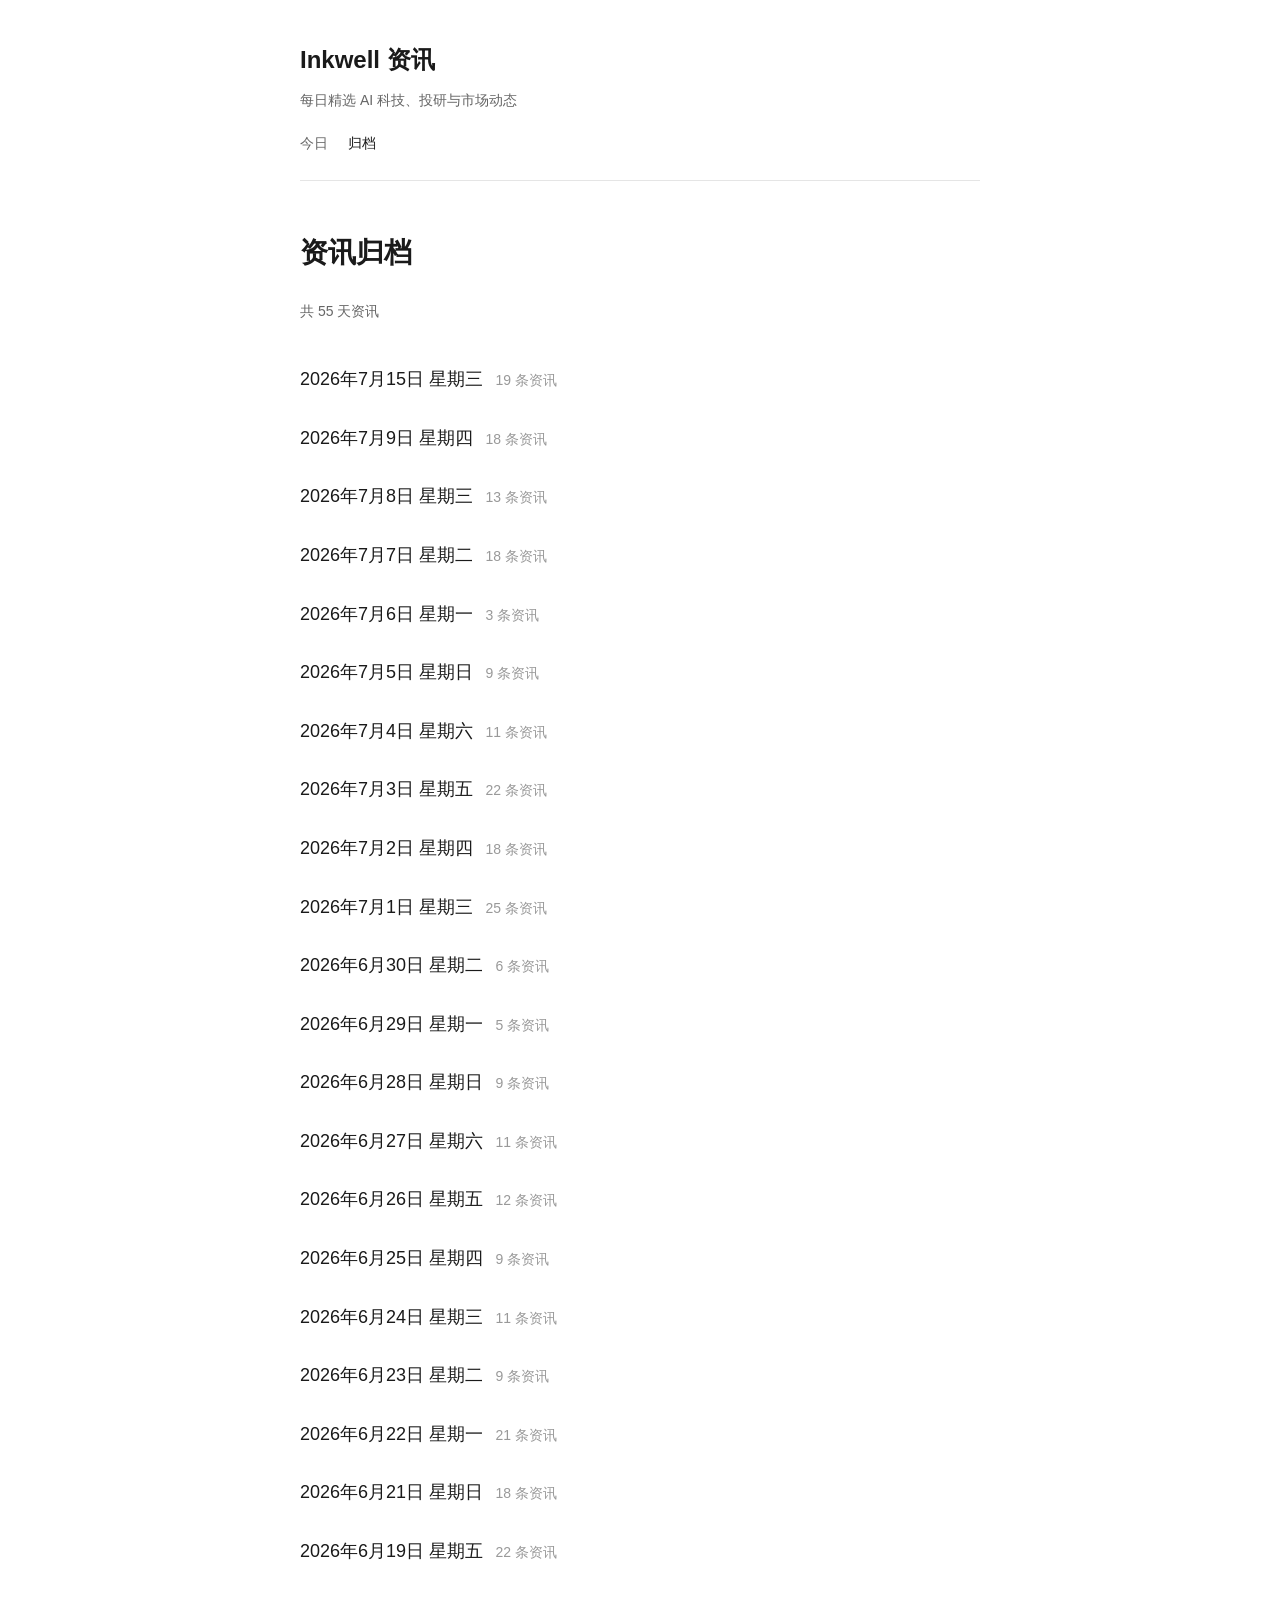
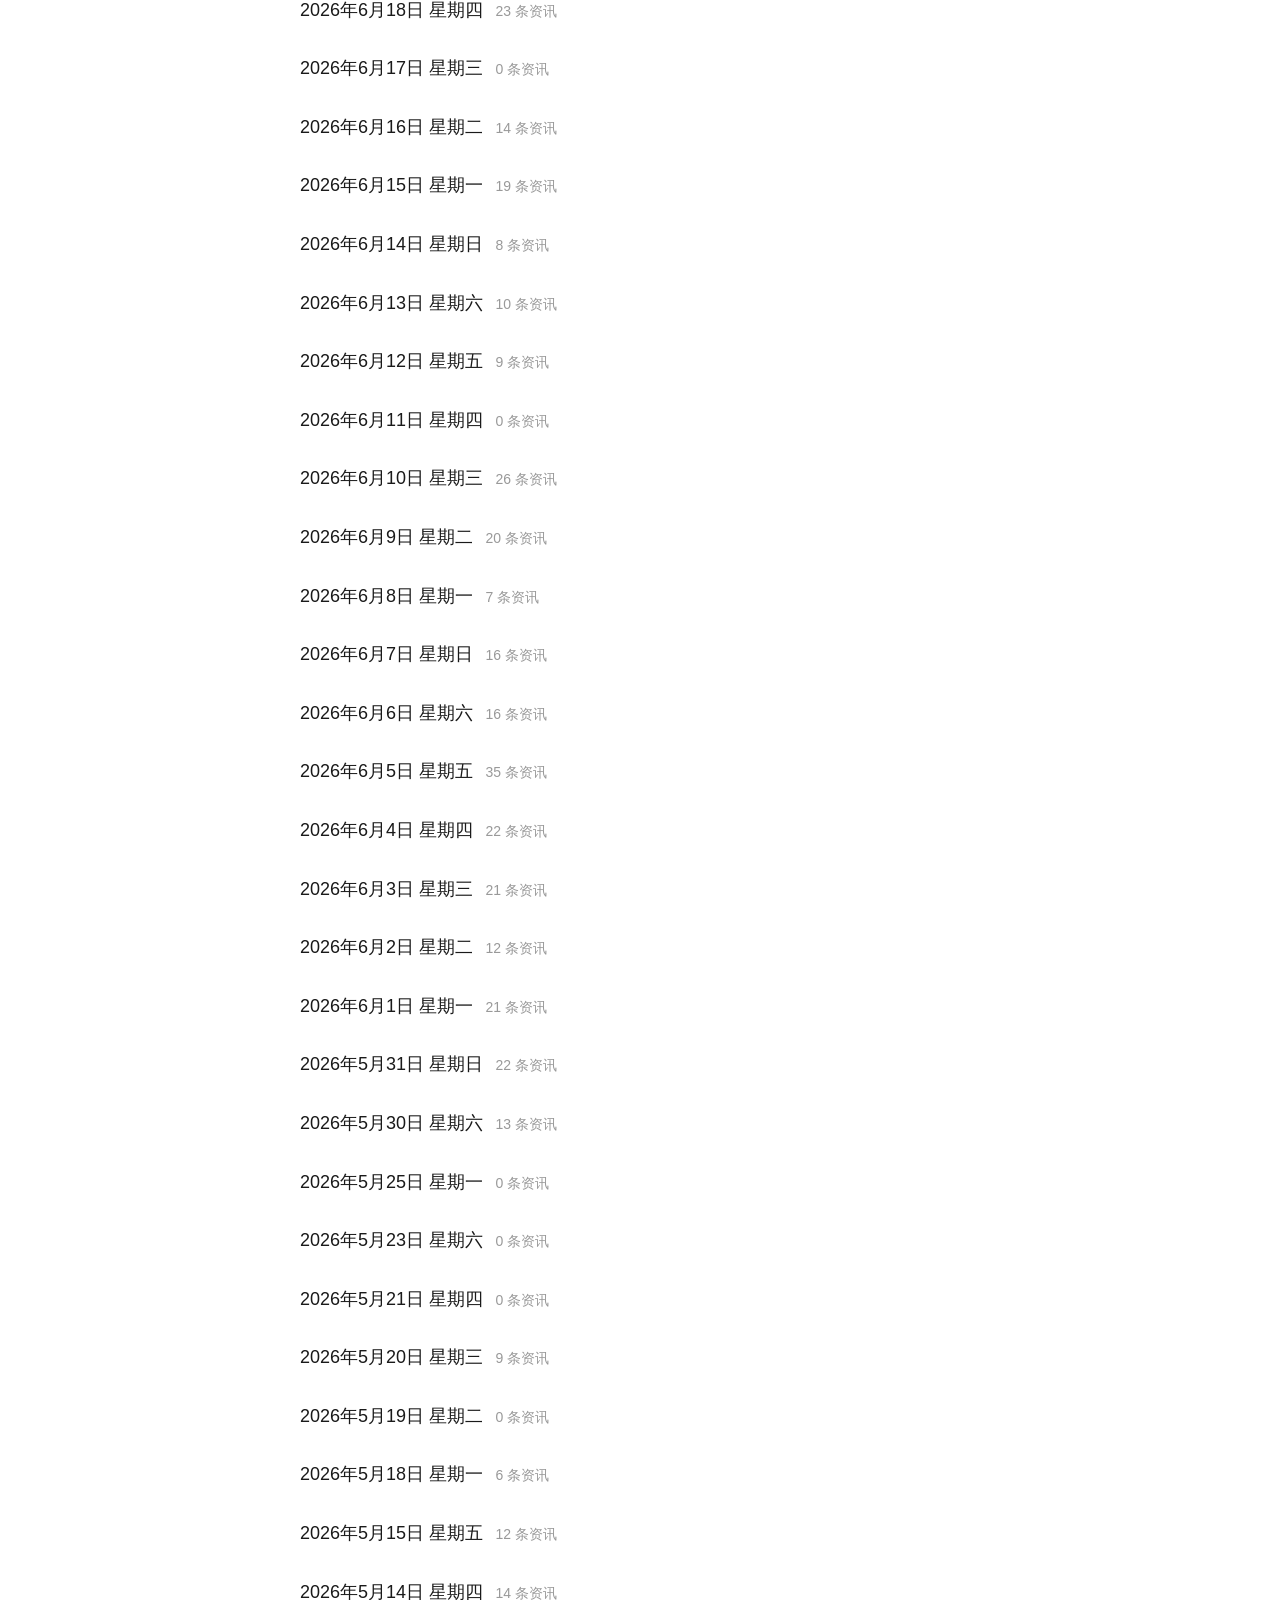
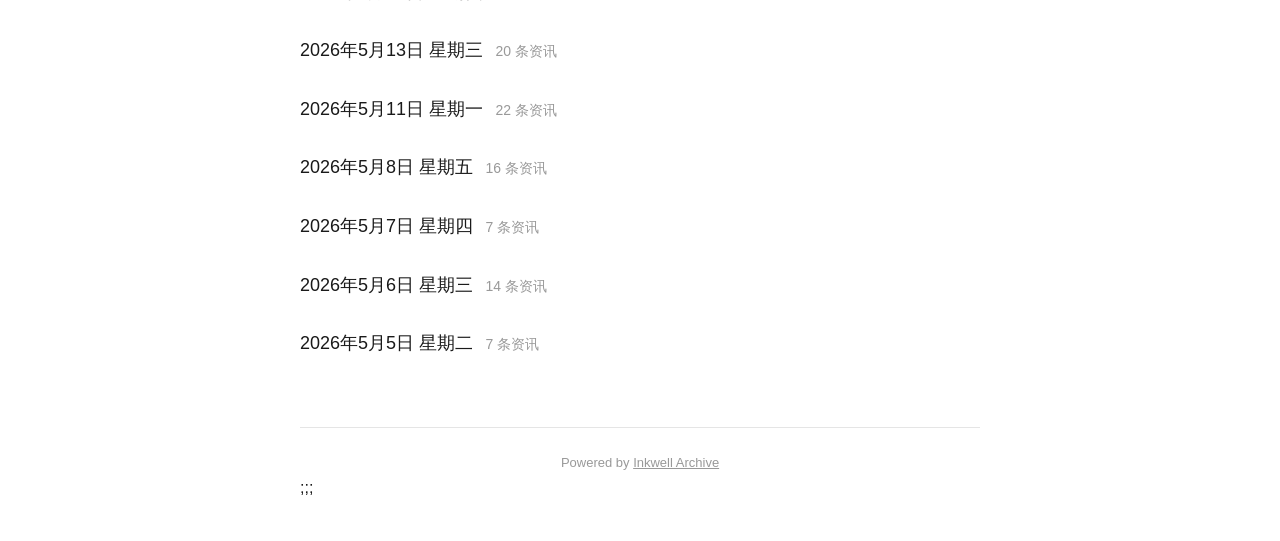
<file: archive.html>
<!DOCTYPE html>
<html lang="zh-CN">
<head>
  <meta charset="UTF-8">
  <meta name="viewport" content="width=device-width, initial-scale=1.0">
  <title>归档 - Inkwell 资讯</title>
  <link rel="stylesheet" href="style.css">
</head>
<body>
  <header class="site-header">
    <h1 class="site-title"><a href="index.html">Inkwell 资讯</a></h1>
    <p class="site-subtitle">每日精选 AI 科技、投研与市场动态</p>
    <nav class="site-nav">
      <a href="index.html">今日</a>
      <a href="archive.html" class="active">归档</a>
    </nav>
  </header>

  <main id="content">
    <!-- 内容由 JavaScript 动态加载 -->
  </main>

  <footer class="site-footer">
    <p>Powered by <a href="#" style="color: inherit;">Inkwell Archive</a></p>
  </footer>

  <script>
    // 资讯数据
    const newsData = {
  "2026-07-15": {
    "date": "2026年7月15日",
    "weekday": "星期三",
    "ai_tech": [
      {
        "title": "AI 工程 2026 世界博览会：五大定义性趋势",
        "summary": "Latent Space 复盘 AIEWF 2026：AI Engineer 概念从 2023 年 swyx 首创至今三年成熟。五大趋势——构建编程 Agent、设计交互 harness、上下文管理、模型输出评估、编排自主系统——正在成为主流软件开发的一部分。10 月转战纽约，主打「AI in Finance」金融方向。",
        "link": "https://inkwell.coze.com/article/art_iyuici",
        "category": "ai_tech"
      },
      {
        "title": "Dependabot 默认加入 3 天冷静期",
        "summary": "GitHub Changeling 更新：Dependabot 现在会等待新版本在 registry 上发布至少 3 天后才开启版本更新 PR。冷静期已成默认配置，无需手动开启。旨在防御刚发布依赖包中潜藏的供应链攻击。",
        "link": "https://inkwell.coze.com/article/art_r5xww6",
        "category": "ai_tech"
      },
      {
        "title": "simonw/pedalican：Codex Desktop 定制\"宠物\"",
        "summary": "Simon Willison 意外发现 Codex Desktop 的宠物功能（类似 Clippy 的桌面动画机器人），并用 GPT-5.6 Sol xhigh + gpt-image-2 生成骑自行车的鹈鹕精灵。完整流程含 prompt、参考图和多轮生成脚本，展示 AI 辅助像素动画的可复用管线。",
        "link": "https://inkwell.coze.com/article/art_8powyx",
        "category": "ai_tech"
      },
      {
        "title": "lobste.rs 完全迁移到 SQLite",
        "summary": "Lobsters 社区自 2018 年计划迁离 MariaDB，去年改选 SQLite。本周完成迁移：单台 VPS 跑 Rails，主库 3.8GB，另有 1.1GB 缓存 + 218MB 队列 + 555MB rack_attack 库。CPU 和内存都下降，VPS 成本减半。SQLite 承载中型社区站的又一实证。",
        "link": "https://inkwell.coze.com/article/art_o3a8eh",
        "category": "ai_tech"
      },
      {
        "title": "Armin Ronacher：软件项目的共享语言",
        "summary": "Ronacher 在 The Tower Keeps Rising 中指出：项目的共享语言不是英语或 Python，而是对概念含义、边界、不变量、所有权的共同理解。Agent 时代之前，这种理解靠\"摩擦\"维持——阅读代码、提问、跨团队协调；Agent 大规模自主执行会消除这种同步机制，值得警惕。",
        "link": "https://inkwell.coze.com/article/art_arno1q",
        "category": "ai_tech"
      },
      {
        "title": "datasette 1.0a37 发布",
        "summary": "Simon Willison 发布小版本更新：权限系统性能与文档优化，并回滚了一个破坏几乎所有现存插件测试套件的表面 API 变更。",
        "link": "https://inkwell.coze.com/article/art_4ewvr3",
        "category": "ai_tech"
      },
      {
        "title": "Codex 用户量 6 个月增 10 倍到 700 万，单日新增 100 万",
        "summary": "Latent Space AINews：GPT-5.6 于 7 月 9 日发布，7 月 10-12 日 48 小时突破 600 万用户，24.5 小时后 Tibo 报 700 万，恰逢 Claude Fable 订阅意外延期。对比 Claude Code 2 月披露的 200 万周活 + 25 亿 ARR，Codex 已可能反超。",
        "link": "https://inkwell.coze.com/article/art_ghe08o",
        "category": "ai_tech"
      },
      {
        "title": "GitHub Actions 中 uvx 的缓存友好用法",
        "summary": "Simon Willison 分享 TIL：在 GitHub Actions workflow 起始设 `UV_EXCLUDE_NEWER: \"2026-07-12\"` 环境变量并作为 cache key 一部分，`uvx tool-name` 会解析到该日期前的最新版本；升级只需修改日期。避免每次 workflow 都从 PyPI 下载工具及依赖。",
        "link": "https://inkwell.coze.com/article/art_y003pu",
        "category": "ai_tech"
      },
      {
        "title": "ICD-10 章节与代码字母",
        "summary": "John D. Cook 分析 ICD-10-CM 的 21 个章节与首字母对应关系：章节可能包含多个首字母，字母 D 甚至跨两个章节。字母 U 未使用——保留给特殊/临时代码。附可视化图表。",
        "link": "https://inkwell.coze.com/article/art_59yvdp",
        "category": "ai_tech"
      },
      {
        "title": "Pseudpocalypse：匿名写作的末日",
        "summary": "dynomight 猜想：在互联网上以不同名字发布足够文本的作者，仅凭文本本身即可被关联识别——每个人写作都有统计学\"指纹\"。Claude 4.8 已能凭 1000 字草稿认出作者。即使不同风格、不同主题也可能被识破。匿名博客时代的余晖。",
        "link": "https://inkwell.coze.com/article/art_f1aqxy",
        "category": "ai_tech"
      }
    ],
    "research": [
      {
        "title": "Hillel Wayne：我还活着",
        "summary": "Hillel Wayne 短篇署名更新，暂无正文摘要。",
        "link": "https://inkwell.coze.com/article/art_1kwo49",
        "category": "research"
      },
      {
        "title": "Presigned URL 从技术角度看是安全漏洞",
        "summary": "Tigris 揭示：presigned URL 本质是\"故意做的重放攻击\"。所有对象存储都把可重放认证 token 作为一等特性，但这不是疏漏——它把弱点变成了功能。文章深入解析 AWS SigV4 协议：客户端用 secret access key 派生签名，服务端验证时无法确认签名生成时间，理论上一年前的签名今天仍可用。",
        "link": "https://inkwell.coze.com/article/art_sgd501",
        "category": "research"
      },
      {
        "title": "你应该检查一下你的智能家电",
        "summary": "Xe Iaso 从 Anubis 蜜罐数据发现：Sourceware 蜜罐命中的 IP 中 80-90% 不在任何现有威胁监控名单上。267 万独立 IP 中仅 10.7% 已被标记，绝大部分\"清白\"IP 实际来自被入侵的智能家电。爬虫/滥用问题远比想象严重。",
        "link": "https://inkwell.coze.com/article/art_23461p",
        "category": "research"
      },
      {
        "title": "我是 USB-C 极简主义者",
        "summary": "@edent 在欧洲 7 周旅行只带一个通用充电头：一个 USB-C PD 主口 + 两个 USB-C 口 + 两个 USB-A（多余）+ 直通插座。手机（Pixel 8 Pro/GrapheneOS）、笔记本（Chuwi MiniBook）、eReader、手表全部一根线搞定。USB-C 生态成熟：全球易买替代、一线一制式，告别专有充电器。",
        "link": "https://inkwell.coze.com/article/art_zhiv1q",
        "category": "research"
      },
      {
        "title": "Cory Doctorow：老人政治的失败模式",
        "summary": "Doctorow 谈美国\"指定幸存者\"制度：国情咨文期间三权同处一堂时，会藏一位继任顺位官员在秘密掩体，防止立法与行政被同时\"斩首\"。以此切入讨论老人政治治理下的接班断层与制度冗余。",
        "link": "https://inkwell.coze.com/article/art_6o8zby",
        "category": "research"
      },
      {
        "title": "[Sponsor] Paper 设计工具",
        "summary": "广告位：Paper 是每一层都是真实 HTML/CSS 的设计工具，设计即代码。支持 code↔design 双向：通过 MCP 让任意 Agent 读写设计；Paper Snapshot 可将在线站点抓取为可编辑图层。让 Agent 处理繁琐工作，设计师专注决策。",
        "link": "https://inkwell.coze.com/article/art_shb5n0",
        "category": "research"
      }
    ],
    "market": [
      {
        "title": "他们更爱 App",
        "summary": "idiallo 吐槽：一类只展示信息的应用（如学校 App）完全可以用网站替代，但在这些 App 里网页的基本能力（复制粘贴、外链跳转、免更新）都被砍掉。作者从不主动更新 App，结果经常拿到坏掉的应用。当他跟人建议改用网站时，对方甚至不知道什么是网站——一千个 App 仍不敌一个网页。",
        "link": "https://inkwell.coze.com/article/art_vt051r",
        "category": "market"
      },
      {
        "title": "软件工程师\"搞政治\"到底是什么意思？",
        "summary": "Sean Goedecke：工程师被告知要\"搞政治\"时通常没概念——但工程师不是权游里的领主，是城堡守卫。守卫不下毒不结盟，只需保持对政治暗流的觉察，避免树敌于权贵、避免在错误时机抓捕重要人物。基本原则：识别谁有权、避免结仇、力所能及地帮助权贵。",
        "link": "https://inkwell.coze.com/article/art_t7azc0",
        "category": "market"
      },
      {
        "title": "Microspeak：Double-click 与 drill down",
        "summary": "Raymond Chen 解读微软内部黑话演化：drill down 意为\"深入了解\"，动词名词化为 drill-down，甚至形容词化。已进入《微软写作风格指南》官方词条，建议仅用于数据分析场景，反对滥用作比喻。",
        "link": "https://inkwell.coze.com/article/art_fqg7p",
        "category": "market"
      }
    ]
  },
  "2026-07-09": {
    "date": "2026年7月9日",
    "weekday": "星期四",
    "ai_tech": [
      {
        "title": "OpenAI 发布 GPT-Live",
        "summary": "Simon Willison 预览：ChatGPT 语音模式底层模型终于从 GPT-4o 时代升级为 GPT-Live（背后跑 GPT-5.5）。核心特性：**边说话边把重活派发给 GPT-5.5**——遇到需要 web search、深度推理或复杂任务时，实时把工作卸载到前沿模型，返回结果后无缝继续对话。语音助手可用性大幅提升的分水岭。",
        "link": "https://inkwell.coze.com/article/art_pid361",
        "category": "ai_tech"
      },
      {
        "title": "AI 基础设施为什么必须为 Agent Experience 演进 —— Modal CTO 访谈",
        "summary": "Latent Space Agent Cloud 系列收官访谈 Modal（刚拿 3.55 亿美元 C 轮）。**核心论点：老一代云是为\"能读文档、会看 dashboard 的人类开发者\"设计的；Agent 没有这个奢侈品**。Agent 需要能写代码、跑代码、看输出、改环境、debug 失败并快速迭代——sandbox 化基础设施是关键。对国内做 AI 中台的团队有参考价值。",
        "link": "https://inkwell.coze.com/article/art_8qoumj",
        "category": "ai_tech"
      },
      {
        "title": "Kenton Varda 引言：禁用 AI 写 PR/Commit 描述",
        "summary": "Cloudflare Workers 之父 Kenton Varda 在团队内下达 moratorium：**AI 写的 change description 比没有还糟**——只会复读\"代码里显然可见的细节\"，却漏掉真正需要的高层动机与设计取舍。Simon Willison 收录。对研发流程中\"AI 参与哪些环节\"的边界思考有参考。",
        "link": "https://inkwell.coze.com/article/art_cf2l8v",
        "category": "ai_tech"
      },
      {
        "title": "[AINews] Lilian Weng 总结 35 篇 Harness Engineering for RSI 论文",
        "summary": "Latent Space 快讯：Meta Superintelligence 抢占图像/视频模型 Top 2/3（Muse Image/Video 无 paper）；Lilian Weng 罕见发长文综述 harness 工程与递归自我改进（RSI）——**未来 RSI 有多依赖 harness 尚难预测，但 harness 工程会朝自我改进方向进化，反过来又让模型更聪明**。是 Agent 层演进的重要理论坐标。",
        "link": "https://inkwell.coze.com/article/art_9d1gk1",
        "category": "ai_tech"
      },
      {
        "title": "越轨行为的衰退 2",
        "summary": "Adam Mastroianni《The Decline of Deviance》续篇。原文核心：**1990 年代以来风险偏好和规则破坏在下降——好处是犯罪减少，坏处是创新也在减少**；根源是繁荣升高了\"可失去的东西\"。续篇收集大量反馈后推进讨论：为什么孩子们不再抽烟没人在乎、系列续集为何泛滥。是理解代际创新意愿变化的长文。",
        "link": "https://inkwell.coze.com/article/art_nzhsl7",
        "category": "ai_tech"
      }
    ],
    "research": [
      {
        "title": "'PARRY Encounters the DOCTOR' — 1973 年的聊天机器人对聊天机器人",
        "summary": "John Gruber 挖出 1973 年 RFC 439：Kenneth Colby 的偏执型精神分裂模拟机器人 PARRY，被人接入 ELIZA/DOCTOR，两个 AI 现场互怼——由 Vint Cerf 记录成 RFC。Vint Cerf 上周从 Google 退休，享年 83。适合作为\"AI 对话史\"的历史锚点。",
        "link": "https://inkwell.coze.com/article/art_tkw8yd",
        "category": "research"
      },
      {
        "title": "Mac App 逃离 Squircle Jail 的方式",
        "summary": "Tyler Hall 揭示：macOS Tahoe 强制第三方 App 走 squircle 图标模具，但**只要 App 不上 Mac App Store**，就能通过 `NSDockTilePlugIn` API 保留自定义图标。Iris 已内置该逃逸路径。是 App Store 与非 Store 应用体验持续分化的又一个信号。",
        "link": "https://inkwell.coze.com/article/art_o5enkm",
        "category": "research"
      },
      {
        "title": "'Searching for SmarterChild' 纪录片 Kickstarter",
        "summary": "Gruber 支持：Lindsey Sitz 和 Zan Gillies 众筹一部纪念 SmarterChild 的纪录片。SmarterChild 是 2000 年代 AOL Instant Messenger 上的爆款聊天机器人，全盛期拥有 3000 万\"好友\"，可视为消费级 chatbot 的鼻祖之一。",
        "link": "https://inkwell.coze.com/article/art_qojtp8",
        "category": "research"
      },
      {
        "title": "我和 ELIZA 的对话",
        "summary": "Gruber 在 ELIZA Archeology Team 复刻的网页版上重跑经典 60 年代对话机器人，全程展示\"if/then 语法解析\"的机械感。核心结论：**ELIZA 的历史地位与实际交互能力相差极大**——它更多是个文化符号而非技术标杆。对当下 LLM 的\"人格化\"讨论是一个反向参照。",
        "link": "https://inkwell.coze.com/article/art_ao6pt0",
        "category": "research"
      },
      {
        "title": "The ELIZA Archaeology Project",
        "summary": "MIT Project MAC 时代 Joseph Weizenbaum 原始 ELIZA 的考古复刻项目，提供精准还原实现 + 计划出版的书稿。呼应 Weizenbaum 后来警告\"不要把机器当人对待\"的立场——AI 伦理讨论的历史源头。",
        "link": "https://inkwell.coze.com/article/art_knmtnu",
        "category": "research"
      },
      {
        "title": "初代 Macintosh 的 App 图标设计传统",
        "summary": "Dr. Drang 密集展示原始 Macintosh 一位（1-bit）图标：Apple 用\"倾斜矩形 + 手形\"标记 App，直立矩形 + 折角标记文档，形成早期视觉语言。TeachText 一开始就没有手（用铅笔），是\"应用即工具\"图标语言的前奏。当下 squircle 争议的历史参照。",
        "link": "https://inkwell.coze.com/article/art_4abfcl",
        "category": "research"
      },
      {
        "title": "[Sponsor] WorkOS Pipes：一次 API 调用完成集成",
        "summary": "广告位：WorkOS Pipes 把 GitHub/Slack/Salesforce/Google Drive 等 100+ 第三方 OAuth 集成收敛成一次 API 调用，处理 token 刷新和凭证存储。Agent 时代减少 integration 工作量的典型基础设施。",
        "link": "https://inkwell.coze.com/article/art_5tadvf",
        "category": "research"
      },
      {
        "title": "一个只影响左撇子用户的 Bug",
        "summary": "@edent 用中世纪风格记录 WordPress 站点的一个 bug：JS 精简后，右滑触发的\"回复\"按钮位于左侧，只有左手拇指滑动的用户会误触弹出评论框。作者是右撇子所以从没复现过——**\"设备/习惯的隐性 monoculture\"如何造出无形 bug**，是无障碍/可用性测试的经典案例。",
        "link": "https://inkwell.coze.com/article/art_ur67lb",
        "category": "research"
      },
      {
        "title": "Agent 是 Monad（但不是那种）",
        "summary": "Xe Iaso 提出：**AI Agent 的本质是它的 state——把 state 剥掉，剩下的不是弱化的 Agent，而只是底模**。这里的 hyle（质料，模型权重）与 pneuma（灵魂，Agent 状态）截然不同。Cat-theory 的 monad 是 blind to state 的抽象，而 Agent 的 monad 更像莱布尼茨的单子（Monad）——每一个都有具体状态。给 Agent 系统建模的哲学视角。",
        "link": "https://inkwell.coze.com/article/art_vr5pwa",
        "category": "research"
      }
    ],
    "market": [
      {
        "title": "从零手写 LLM 第 34b 部分 —— 用 JAX 实现 GPT-2",
        "summary": "Giles Thomas 自 2024 年 12 月开始的长跑系列收官。**规则：只按自己的笔记从零搭 LLM，不看 Raschka 原书代码，也不看之前的 PyTorch 版本，改用 JAX 强制自己不\"复述\"记忆**。这套\"再造轮子验证掌握\"的学习法适合任何深度技术复盘。",
        "link": "https://inkwell.coze.com/article/art_ti14xt",
        "category": "market"
      },
      {
        "title": "然后那个亿万富翁替我们付了 5.5 亿美元的账",
        "summary": "idiallo.com：Snap CEO Evan Spiegel 夫妇捐 5.5 亿美元给 Undue Medical Debt，替加州人偿还医疗债务。作者不否认善行，但提醒\"公开善举往往不像它看起来的样子\"——**从盖茨的捐赠承诺到 TV 改造节目背后，都存在被光环遮蔽的结构性问题**。是慈善叙事的冷思考。",
        "link": "https://inkwell.coze.com/article/art_thjzhp",
        "category": "market"
      },
      {
        "title": "如何重振社会结构？",
        "summary": "Henrik Karlsson 新文（内容需订阅）+ Jockum Nordström 手绘配图。社会资本/社群维系是他近期核心议题——对判断\"AI 会加速还是修补社会原子化\"的读者值得追踪。",
        "link": "https://inkwell.coze.com/article/art_1pgsiz",
        "category": "market"
      },
      {
        "title": "另一种 Control Flow Guard 检查：合并验证与调用",
        "summary": "Raymond Chen 深挖 Windows CFG：`LdrpValidateUserCallTarget` 除了纯验证版本，还有一个\"验证后直接调用\"的合并版本——因为验证完函数指针基本都会立即调用，合并可省寄存器保存成本，但代价是**调用约定必须变**（参数寄存器不能与 call target 用的重叠）。x86-64 汇编级细节，操作系统安全实现参考。",
        "link": "https://inkwell.coze.com/article/art_d3axlc",
        "category": "market"
      }
    ]
  },
  "2026-07-08": {
    "date": "2026年7月8日",
    "weekday": "星期三",
    "ai_tech": [
      {
        "title": "sqlite-utils 4.0, now with database schema migrations",
        "summary": "Simon Willison 发布 sqlite-utils 4.0，是继 2020 年 11 月 3.0 之后的首次主版本升级，也是该项目第 124 次发布。三大新特性：数据库 schema migrations（迁移可追踪已应用记录）、通过 `db.atomic()` 支持嵌套事务、复合外键。破坏性变更集中在 upgrade guide。`table.transform()` 提供超越 SQLite `ALTER TABLE` 的能力。",
        "link": "https://inkwell.coze.com/article/art_elsy0h",
        "category": "ai_tech"
      },
      {
        "title": "sqlite-migrate 0.2",
        "summary": "独立的 sqlite-migrate 库正式退休，本次 0.2 版本改为对 sqlite-utils 4.0 内建 migrations 的兼容 shim。功能收敛回 sqlite-utils 主库。",
        "link": "https://inkwell.coze.com/article/art_p45z18",
        "category": "ai_tech"
      },
      {
        "title": "github-code Web Component",
        "summary": "Simon Willison 用 GPT-5.5 vibe-code 出一个 Web Component `<github-code href=\"...\">`，可把 GitHub 代码链接 embed 为带行号的代码块（通过 raw.githubusercontent.com fetch 指定行范围）。展示\"提示词→Web Component\"这类小工具的开发范式。",
        "link": "https://inkwell.coze.com/article/art_6tt847",
        "category": "ai_tech"
      },
      {
        "title": "sqlite-utils 4.0",
        "summary": "稳定版发布公告，指向\"sqlite-utils 4.0, now with database schema migrations\"细节文章。",
        "link": "https://inkwell.coze.com/article/art_2akv9y",
        "category": "ai_tech"
      },
      {
        "title": "sqlite-utils 4.0rc4",
        "summary": "4.0 稳定版之前的最后一个 RC，主要吸收了 Claude Fable 5 的详细代码 review 反馈。",
        "link": "https://inkwell.coze.com/article/art_idghw1",
        "category": "ai_tech"
      },
      {
        "title": "[AINews] The Field Guide to Fable",
        "summary": "Latent Space 快讯：General Intuition 和姚顺雨（Shunyu Yao）都发了新模型，业界等待 GPT-5.6 Sol Ultra 发布，而 Fable 5 的订阅补贴即将结束。Thariq 连夜把 keynote 转成 Fable 使用指南：模型约束往往来自 US（harness/prompt），碰到新模型应主动解除旧约束。",
        "link": "https://inkwell.coze.com/article/art_gv4y70",
        "category": "ai_tech"
      }
    ],
    "research": [
      {
        "title": "Let AI Burn",
        "summary": "Ed Zitron（wheresyoured.at）发布本周长文预告：本周刊出《Hater's Guide to Softbank》深度扒孙正义作为\"科技圈最堕落赌徒\"如何为 AI 泡沫最大规模的崩塌埋下基础；周五将深入记忆芯片行业。付费订阅 $70/年，每期 5000-18000 词。AI 泡沫论重要视角。",
        "link": "https://inkwell.coze.com/article/art_hu4mf5",
        "category": "research"
      },
      {
        "title": "OS 27 Developer Beta 3 Enables New 'Pace' and 'Expressivity' Sliders for Siri's New Voices",
        "summary": "iOS 27 开发者 Beta 3 启用 Siri 语音的\"节奏（Pace）\"和\"表现力（Expressivity）\"两个滑块（此前标记为 Coming soon）。John Gruber 已把主力 iPhone 17 Pro 全线切到 Beta，表示稳定性和 Siri AI 实用性都足够，公共 Beta 预计临近。",
        "link": "https://inkwell.coze.com/article/art_xe0aak",
        "category": "research"
      },
      {
        "title": "Pluralistic: How US states and international trustbusters can beat Big Tech (07 Jul 2026)",
        "summary": "Cory Doctorow 每日专栏，主推文《美国各州与国际反垄断机构如何击败大科技》——共同敌人是特朗普政府和其扶持的科技巨头。附大量\"Object permanence\"链接和文化观察。",
        "link": "https://inkwell.coze.com/article/art_2idlyd",
        "category": "research"
      }
    ],
    "market": [
      {
        "title": "How did Windows 95 decide that a setup program ran?",
        "summary": "Raymond Chen 揭秘 Windows 95 判定\"某程序是不是安装程序\"的猜启发式：程序名中包含 setup/install/inst/imposta（意）/ayarla（土）/felrak（匈）等魔法词即被判为 setup。install 和 inst 并列冗余是历史遗留。适合了解早期 OS 设计的经验主义思路。",
        "link": "https://inkwell.coze.com/article/art_lgat3u",
        "category": "market"
      },
      {
        "title": "Kort geding aandeelhouders Solvinity",
        "summary": "Bert Hubert 荷兰语记录 Solvinity（DigiD 背后公司）股东状告国务秘书的紧急听证：荷兰政府拒收购、又阻止 Solvinity 出售给美国公司。数字经济与主权命题的现场记录，媒体报道多有遗漏。",
        "link": "https://inkwell.coze.com/article/art_yrz8ey",
        "category": "market"
      },
      {
        "title": "Content addressing in package managers",
        "summary": "系统梳理\"内容寻址\"（用数据的加密哈希而非名字或位置来标识）在包管理器各层的落点：一个端到端内容寻址的包管理器，其 registry index、metadata、artifact、artifact 内文件都以哈希命名，可从任意源获取并本地校验。回顾多个已部分实现该思路的系统。",
        "link": "https://inkwell.coze.com/article/art_1uzwlr",
        "category": "market"
      },
      {
        "title": "Blog about things you don't understand yet",
        "summary": "Sean Goedecke 写作观：每篇发出去的文章至少代表两件学到的东西——写作动机 + 写作过程中学到的东西。如果写作过程本身没学到新东西，说明这个话题不值得发。写作是学习的强制机制。",
        "link": "https://inkwell.coze.com/article/art_qgqvu4",
        "category": "market"
      }
    ]
  },
  "2026-07-07": {
    "date": "2026年7月7日",
    "weekday": "星期二",
    "ai_tech": [
      {
        "title": "Life with hazard ratios",
        "summary": "dynomight 讲清了健康研究里\"风险比 HR\"的实际意义：HR=0.90 或 HR=1.30 到底改变多少寿命预期？给出把 HR 换算成实际生命期望损益的方法，帮助读者对纤维素、吸烟等健康新闻做出更理性判断。",
        "link": "https://inkwell.coze.com/article/art_gsxcau",
        "category": "ai_tech"
      },
      {
        "title": "e approximation",
        "summary": "数学博客 John D. Cook 推荐分数 e ≈ 2721/1001，denominator 只有 10 bit 却精确到 7-8 位有效数字，二进制下前 20 位完全一致，远优于简单截断 2718/1000。是数值逼近里少见的\"高性价比\"经典例子。",
        "link": "https://inkwell.coze.com/article/art_l1i1ky",
        "category": "ai_tech"
      },
      {
        "title": "Reproducing a geometry theorem diagram",
        "summary": "John D. Cook 复现一个古典几何定理图：以 AB 为直径的圆、CD 垂直、内切圆等。作者对比\"猜出 C=(cos 1, sin 1)\"与解析法两种复原方式，展示几何题图纸背后蕴含的推导美学。",
        "link": "https://inkwell.coze.com/article/art_dan02g",
        "category": "ai_tech"
      },
      {
        "title": "sqlite-utils 4.0rc3",
        "summary": "Simon Willison 发布 sqlite-utils 4.0rc3，用 Claude Fable 5 + GPT-5.5 联合刷 issue/PR 队列，最大新特性是内省和创建复合外键。同时兼容 SQLite 大小写不敏感列名约定，涉及多处 subtle 破坏性变更。",
        "link": "https://inkwell.coze.com/article/art_3i9zor",
        "category": "ai_tech"
      }
    ],
    "research": [
      {
        "title": "★ Apple Should Eliminate the App Icon 'Squircle Jail'",
        "summary": "John Gruber 力挺 Rogue Amoeba 的 Paul Kafasis：Apple 强制所有 App 图标塞进圆角矩形（\"squircle jail\"）是可用性和创意的倒退，图标失去辨识度也没有技术必要性。Liquid Glass 已被内部承认犯错，Golden Gate 已在悄悄修补，Apple 应恢复图标自由造型。",
        "link": "https://inkwell.coze.com/article/art_97g2yk",
        "category": "research"
      },
      {
        "title": "Markdown Now Has a UTI in Apple's Version 27 OSes",
        "summary": "Apple 27 系列 OS 第三个开发者 Beta 首次内置 Markdown 的官方 Uniform Type Identifier：`net.daringfireball.markdown`，conforms to `public.utf8-plain-text`。John Gruber 22 年前定义的 Markdown 终获系统级承认，UTF-8 也被官方钦定为默认编码。",
        "link": "https://inkwell.coze.com/article/art_phdh1f",
        "category": "research"
      },
      {
        "title": "Backblaze Versus Dropbox",
        "summary": "Backblaze 悄悄停止备份 iCloud/Dropbox/Google Drive/OneDrive 云同步目录内容，只备份\"占位符\"文件，用户可能在丢数据时才发现。John Gruber 复盘一年来的用户困惑，指出问题根源是云盘同步与本地备份边界模糊，用户需重新审视备份策略。",
        "link": "https://inkwell.coze.com/article/art_vukll",
        "category": "research"
      },
      {
        "title": "Allen Pike, Back in November: 'Why Is ChatGPT for Mac So Good?'",
        "summary": "Gruber 转发 Allen Pike 观点：桌面仍是工作发生的地方，OpenAI 收购 Sky 加码桌面、Anthropic 靠模型质量抢滩，反而 Google Gemini for Mac 做得敷衍。ChatGPT for Mac 之所以出色，是罕见地把\"Mac 原生质感\"当成一等公民对待。",
        "link": "https://inkwell.coze.com/article/art_61z7ty",
        "category": "research"
      },
      {
        "title": "ATP Member Special: Mac-Assed Mac Apps",
        "summary": "Accidental Tech Podcast 会员特辑聚焦\"Mac-assed Mac apps\"这一评价体系：什么样的应用才配称原生 Mac 应用，以及为什么开发者和用户都应该在意这件事。会员订阅 $8/月，Gruber 强推。",
        "link": "https://inkwell.coze.com/article/art_m3yb2t",
        "category": "research"
      },
      {
        "title": "Maestral, the Open Source Splendidly Simple Mac Dropbox Client, Has Been Retired",
        "summary": "开源极简 Mac Dropbox 客户端 Maestral 于 2026 年 6 月正式停止维护，7 月 28 日 GitHub 项目归档。开发者 Sam Schott 因个人时间与 Dropbox 使用退坑双原因退出。老用户仍可用至证书过期。",
        "link": "https://inkwell.coze.com/article/art_ie8mu6",
        "category": "research"
      },
      {
        "title": "Jason Snell Ends His Column, and 28-Year Run, at Macworld",
        "summary": "Jason Snell 结束在 Macworld 长达 28 年的专栏，从 1997 年 Apple 濒临倒闭时入职写到今日 Apple 市值巅峰。文章回顾了整个 Steve Jobs 回归时代的媒体见证史，是 Apple 生态一个时代的落幕。",
        "link": "https://inkwell.coze.com/article/art_irn9l2",
        "category": "research"
      },
      {
        "title": "Premium: The Hater's Guide To SoftBank",
        "summary": "Ed Zitron 深度开火 SoftBank 46 届股东会：孙正义靠 \"AGI 幻灯片\"和\"未拴绳鹅\"级别的画饼撑住集团估值，实则 Vision Fund 巨亏、OpenAI 承诺资金存疑。深扒 SoftBank 财务结构与 AI 押注风险，AI 泡沫论重要一手素材。",
        "link": "https://inkwell.coze.com/article/art_ynz6ii",
        "category": "research"
      },
      {
        "title": "I'm just so bored of AI",
        "summary": "shkspr.mobi 作者对满口 AI 的技术圈发出社交疲劳吐槽：让人想起大学时初尝致幻剂逢人便布道的舍友，\"你让电脑帮你打给妈妈\"并不高级。反映了开发者社区对 AI 话语过载的一种情绪反弹。",
        "link": "https://inkwell.coze.com/article/art_938le9",
        "category": "research"
      }
    ],
    "market": [
      {
        "title": "Amazon Basics, but for intellectual property.",
        "summary": "作者剖析 Amazon 利用平台数据抄袭第三方卖家商品的顽疾：作为服务方掌握全部销售数据，可无成本复制爆款。此模式正被 AI 训练数据搬到 IP 领域——AI 公司也在用\"平台方数据优势\"抄创作者。",
        "link": "https://inkwell.coze.com/article/art_cnpou1",
        "category": "market"
      },
      {
        "title": "GLM 5.2 and the coming AI margin collapse (part 1)",
        "summary": "⚠️ 重点：作者预警 AI 经济学被严重低估的转折——真正的\"DeepSeek 时刻\"正在到来。GLM 5.2 等开源模型将击穿闭源 API 定价，头部厂商推理毛利面临系统性坍塌。首篇聚焦市场对 DeepSeek R1 反应的重新解读，第二篇待发。",
        "link": "https://inkwell.coze.com/article/art_xoxzm6",
        "category": "market"
      },
      {
        "title": "C2PA only works if everything is signed",
        "summary": "欧盟 AI Act 一个月后强制生效，要求 AI 生成内容要么打水印要么用\"数字签名元数据\"（C2PA Content Credentials）。作者论证：水印可 trivial 移除、C2PA 只有全网强制签名才有意义，否则形同虚设，欧盟合规路径实际不可行。",
        "link": "https://inkwell.coze.com/article/art_hc1mu0",
        "category": "market"
      },
      {
        "title": "Stephan's Quintet",
        "summary": "独立天文爱好者 maurycyz 用自建望远镜拍下著名的斯蒂芬五重奏星系，通过 z=0.0026 vs z=0.022 的红移数据分析证明其中一颗蓝色旋涡星系并非真正成员。业余极客的深空天文实拍与数据分析范本。",
        "link": "https://inkwell.coze.com/article/art_2kkkq9",
        "category": "market"
      },
      {
        "title": "I opened a file with FILE_FLAG_DELETE_ON_CLOSE, but now I changed my mind",
        "summary": "Raymond Chen 深挖 Windows CreateFile 的 FILE_FLAG_DELETE_ON_CLOSE：设了就不能撤回。正确做法是先普通打开、按需在最后一份句柄关闭前用 SetFileInformationByHandle + FILE_DISPOSITION_INFO 切换删除意图，实现条件性延迟删除。",
        "link": "https://inkwell.coze.com/article/art_ttaomx",
        "category": "market"
      }
    ]
  },
  "2026-07-06": {
    "date": "2026年7月6日",
    "weekday": "星期一",
    "ai_tech": [
      {
        "title": "sqlite-utils 4.0rc2, mostly written by Claude Fable (for about $149.25)",
        "summary": "Simon Willison 分享 sqlite-utils 4.0rc2 稳定版收尾实战：借 Claude Fable Max 订阅到期前的算力窗口（累计花费 $149.25），让 Fable 全流程审查代码库，一次性揪出 5 个 release blocker，其中 delete_where() 未提交事务将永久污染连接、导致数据丢失。「LLM 兜底大版本 SemVer 审查」范式跑通。",
        "link": "https://inkwell.coze.com/article/art_f25dxd",
        "category": "ai_tech"
      },
      {
        "title": "sqlite-utils 4.0rc2",
        "summary": "Simon Willison 同日短讯：sqlite-utils 4.0rc2 已发布，正式指向前一篇 Claude Fable 协作长文。作为 SemVer 语义化版本正式候选，本轮为 4.0 stable 前最后一次收敛，无新破坏性变更。",
        "link": "https://inkwell.coze.com/article/art_9b4ung",
        "category": "ai_tech"
      }
    ],
    "research": [
      {
        "title": "Travel notes: PLDI Boulder",
        "summary": "程序语言实现顶会 PLDI 2026 Boulder 现场手记：作者第四次参会，重点参加 EGRAPHS workshop，多次听到 Knuth-Bendix 完备化算法。含 e-graph 优化、编译器研究圈层社交观察，以及 Denver 机场到 Boulder 的通勤实录，PL 圈层内部生态窥探。",
        "link": "https://inkwell.coze.com/article/art_5wz4j5",
        "category": "research"
      }
    ],
    "market": []
  },
  "2026-07-05": {
    "date": "2026年7月5日",
    "weekday": "星期日",
    "ai_tech": [
      {
        "title": "Building a World Map with only 500 bytes",
        "summary": "Simon Willison 转发 Iwo Kadziela（Codex 协作）的极客小品：仅 445 字节数据 + deflate 压缩 + 极短 JavaScript，即可生成可辨识的 ASCII 世界地图。首次演示 fetch() 可直接吞 data: URI + DecompressionStream，工程美学十足。",
        "link": "https://inkwell.coze.com/article/art_b43739",
        "category": "ai_tech"
      },
      {
        "title": "Better Models: Worse Tools",
        "summary": "Simon Willison 转 Armin Ronacher 观察：新款 Claude Opus 4.8 在 Pi 的 edit 工具嵌套 edits[] 数组里频繁凭空多塞字段，导致工具调用被拒。反直觉结论——「更强模型 ≠ 更稳工具调用」，schema 校验会随能力提升而更容易失效。",
        "link": "https://inkwell.coze.com/article/art_66sjof",
        "category": "ai_tech"
      },
      {
        "title": "Does additional data always reduce posterior variance?",
        "summary": "John D. Cook 一篇贝叶斯小品：「更多数据一定降低后验方差吗？」——答案是否定的。虽然一般情况下后验会收缩，但存在反例，新观测可能与先验冲突反而放大不确定性。附数值化推演，统计学直觉纠偏。",
        "link": "https://inkwell.coze.com/article/art_van2qt",
        "category": "ai_tech"
      }
    ],
    "research": [
      {
        "title": "From the DF Archive: ‘Electron and the Decline of Native Apps’",
        "summary": "John Gruber 从 2018 年 DF 存档翻出旧文重贴——那年他就警告 Electron 是原生应用体验的祸根，如今 Claude、Slack、VS Code 全线套壳，Mac 原生美感被稀释。历史坐标回望 8 年前判断精准兑现。",
        "link": "https://inkwell.coze.com/article/art_hpxijf",
        "category": "research"
      },
      {
        "title": "Fantastical 4.1.15 Adds Calendar Mirroring",
        "summary": "Flexibits 发布 Fantastical 4.1.15：新增 Calendar Mirroring，可把工作/私人两本日历打通，事件双向映射且完全本地处理、不经服务器。可选「详情或忙碌块」两档隐私粒度，是本地优先跨账号协作范例。",
        "link": "https://inkwell.coze.com/article/art_542tod",
        "category": "research"
      },
      {
        "title": "Combined 1D and 2D Barcodes",
        "summary": "shkspr.mobi 极客实验：把 1D UPC 条码嵌进 QR Code 中央区域，扫描器远看识别 QR、近看识别一维码。1970 年代条码 vs. 未来 QR 的过渡兼容方案，附完整生成脚本。",
        "link": "https://inkwell.coze.com/article/art_heykmj",
        "category": "research"
      },
      {
        "title": "Better Models: Worse Tools",
        "summary": "Armin Ronacher 原文首发：Claude Opus 4.8 调用 Pi 的 edit 工具时凭空捏造嵌套字段（如 edits[].newContent 里多出 unknown key），导致工具因 schema 不匹配拒绝执行。作者两天调试后判定：模型能力提升带来副作用，参数捏造比幻觉输出更隐蔽、更致命。",
        "link": "https://inkwell.coze.com/article/art_d2ub3b",
        "category": "research"
      }
    ],
    "market": [
      {
        "title": "This Week in Package Management: 4 July 2026",
        "summary": "nesbitt.io 第 7 周包管理周报：Hex 2.5.0 上线组织级依赖政策（HEX_POLICY），项目可从组织仓库拉取命名策略过滤高风险版本；APT 亦有多项更新。Erlang/Elixir 生态在供应链安全上再进一步。",
        "link": "https://inkwell.coze.com/article/art_z1k632",
        "category": "market"
      },
      {
        "title": "megawatts by microwave",
        "summary": "computer.rip 长文《megawatts by microwave》：从 1914 年内政部对哥伦比亚河的开发调研讲起，回顾大萧条时代 Grand Coulee 水坝供电大西北的经典史，为下一步「微波无线输电」远景铺陈历史脉络。",
        "link": "https://inkwell.coze.com/article/art_9qdstu",
        "category": "market"
      }
    ]
  },
  "2026-07-04": {
    "date": "2026年7月4日",
    "weekday": "星期六",
    "ai_tech": [
      {
        "title": "Open Source AI Gap Map",
        "summary": "Current AI 非营利联盟发布 Open Source AI Gap Map v0.1，深入索引 421 个开源 AI 产品（266 工具+85 模型+50 数据集+20 硬件），并把 1184 份 YAML 全部放到 MIT 许可的 GitHub 仓库，另有 24400 长尾条目待挖。首个真正意义上的开源 AI 生态版图。",
        "link": "https://inkwell.coze.com/article/art_pqmshf",
        "category": "ai_tech"
      },
      {
        "title": "Quoting Josh W. Comeau",
        "summary": "Josh W. Comeau 反馈：新课 Whimsical Animations 销量仅为往年 1/3，同行普遍营收下滑 50%+。原因是双重打击——开发者担心岗位消失不愿投资学习，能学的人又转向 LLM 一对一辅导。开发者教育市场正被 AI 结构性冲击。",
        "link": "https://inkwell.coze.com/article/art_1rgac3",
        "category": "ai_tech"
      },
      {
        "title": "Fable's judgement",
        "summary": "Simon Willison 从 Claude Code 团队 Cat Wu / Thariq 处获得核心 tip：与其规定 Fable 何时写测试，不如让它「自行判断」。他进一步在 memory file 里写入「所有编码任务，用你的判断分派给合适的低算力子 Agent」，一举压低 Fable 昂贵 token 消耗。",
        "link": "https://inkwell.coze.com/article/art_ugh2rl",
        "category": "ai_tech"
      },
      {
        "title": "June 2026 newsletter",
        "summary": "Simon Willison 6 月付费月报出炉：本期覆盖 Claude Fable 5、GPT-5.6、美国出口管制，重点判定 GLM-5.2 为当前最强开源权重模型，同时宣告「Tokenmaxxing 时代已过」——效率不再靠堆 token。付费墙 10 美元/月，比公开版早一个月。",
        "link": "https://inkwell.coze.com/article/art_t5n040",
        "category": "ai_tech"
      },
      {
        "title": "Google DeepMind and A24 announce first-of-its-kind research partnership",
        "summary": "Google DeepMind 与好莱坞制片厂 A24 官宣联合科研合作——AI 巨头首次与顶级独立影视厂建立研究伙伴关系，方向指向下一代生成式影像。为 Gen-AI 内容工业化落地打开电影级样本入口。",
        "link": "https://inkwell.coze.com/article/art_yq0lin",
        "category": "ai_tech"
      },
      {
        "title": "AIEWF Daily Dispatch: The great loops debate and the state of AI engineering",
        "summary": "AIEWF 收官日 Loop 大辩论：Ralph Loop 作者 Geoffrey Huntley、Keycard 的 Ian Livingstone 力挺自动化软件工厂「已不可逆」，HumanLayer 的 Dex Horthy、Subroutine 的 Greg Pstrucha 反问理想与现实差距。可验证性成为 loop 派唯一底线。",
        "link": "https://inkwell.coze.com/article/art_uyevgc",
        "category": "ai_tech"
      },
      {
        "title": "Vercel's Andrew Qu on why agents are a new kind of software",
        "summary": "Vercel Chief of Software Andrew Qu 详解：Agents 是全新形态的软件，不只是 UI 上加个聊天框。Vercel 自研 MCP 库、skills.sh 和 eve 框架，公司正在把自身「Agent 化」。这是 Vercel 从 web 部署平台向 Agent 底座转型的官方宣言。",
        "link": "https://inkwell.coze.com/article/art_tjallb",
        "category": "ai_tech"
      }
    ],
    "research": [
      {
        "title": "★ Claude’s Criminally Bad Electron Mac App Is an Inside Job",
        "summary": "John Gruber 猛批 Anthropic Claude Mac 桌面应用——Electron 套壳、体验拉垮已两年，讽刺意味在于 Anthropic 自家 Claude Code 已能自动生成原生 SwiftUI 代码。用不用 Claude Code 造 Claude for Mac，成为 Anthropic 工程文化的公开测试。",
        "link": "https://inkwell.coze.com/article/art_dbcjgm",
        "category": "research"
      },
      {
        "title": "Pluralistic: CARDiac, syntax coloring, view source and vibe code (03 Jul 2026)",
        "summary": "Cory Doctorow 新篇：从 1970 年代纸板计算机 CARDiac 讲到 vibe coding，直击当代抽象层过厚导致「查看源代码」失灵、隐性认知损耗剧增，抽象越强代价越大。他警告：程序员正把可解释性主权交给不透明系统。",
        "link": "https://inkwell.coze.com/article/art_2e4yvt",
        "category": "research"
      }
    ],
    "market": [
      {
        "title": "How did we conclude that CcNamespace.dll was the ringleader of a group of DLLs that unloaded prematurely?",
        "summary": "Raymond Chen 追加案例：如何在崩溃 dump 里定位到 CcNamespace.dll 是一群 CloudNs 系列 DLL 提前卸载的元凶——利用 Windows 卸载 DLL 环形历史 + 命名族群，反推第三方 DLL 生命周期漏洞。经典调试思路教材。",
        "link": "https://inkwell.coze.com/article/art_g4tqqu",
        "category": "market"
      },
      {
        "title": "Midnight Train to Stockholm",
        "summary": "Copenhagen 程序员 Mat Duggan 从马尔默夜车赴斯德哥尔摩，实地写了瑞典高铁 vs. 飞行 vs. 夜卧的选择分析——工程师视角评估欧洲城际交通体验，附中年出差实操心得。",
        "link": "https://inkwell.coze.com/article/art_xmes9e",
        "category": "market"
      }
    ]
  },
  "2026-07-03": {
    "date": "2026年7月3日",
    "weekday": "星期五",
    "ai_tech": [
      {
        "title": "The website of the future may assemble itself for every visitor",
        "summary": "Adobe 首席科学家 Carlos Sanchez 在 AIEWF 提出：未来网站将基于 LLM 为每位访客实时装配。传统\"预设分群\"式个性化被终结，Web 正走向真正一人一版本。",
        "link": "https://inkwell.coze.com/article/art_vvtwdf",
        "category": "ai_tech"
      },
      {
        "title": "llm-coding-agent 0.1a0",
        "summary": "Simon Willison 用 Claude Fable 5 一小时打造 llm-coding-agent 0.1a0：把自家 LLM 库演化为真正的 agent 框架，全过程仅两条 prompt。示范\"最小 Agent 框架\"如何以模型驱动而非代码驱动。",
        "link": "https://inkwell.coze.com/article/art_qfl9kx",
        "category": "ai_tech"
      },
      {
        "title": "Using DSPy to evaluate and improve Datasette Agent's SQL system prompts",
        "summary": "Simon Willison 用 DSPy 自动评估并改进 Datasette Agent 的 SQL system prompt。异步跑 Claude Fable 5 完成实验，验证 DSPy 在生产级 Prompt 工程中的可行性。",
        "link": "https://inkwell.coze.com/article/art_cam2ct",
        "category": "ai_tech"
      },
      {
        "title": "Understand to participate",
        "summary": "Geoffrey Litt 在 AIE 提出\"Understand to participate\"：面对越来越大的 agent 代码改动，工程师必须理解代码才能有效参与，否则会背上认知负债。这是 AI 编程时代的核心工程学问题。",
        "link": "https://inkwell.coze.com/article/art_w00s9y",
        "category": "ai_tech"
      },
      {
        "title": "Skill engineering and the case against one-shot AI design",
        "summary": "Impeccable 创始人 Paul Bakaus 在 AIEWF 提出\"技能工程\"：让 Agent 更强能力的同时坚持人类留在创意闭环中。反对 one-shot AI 设计，主张开源 skill 系统 Impeccable。",
        "link": "https://inkwell.coze.com/article/art_kkbelk",
        "category": "ai_tech"
      },
      {
        "title": "[AINews] not much happened today",
        "summary": "AI News 7/1 日报：Fable 如期重启，AIE 首发 Field Guide to Fable。同时覆盖 AIEWF Day 3 的 Autoresearch、Cursor FDE、软件工厂三大主线的连载报道。",
        "link": "https://inkwell.coze.com/article/art_l13c7b",
        "category": "ai_tech"
      },
      {
        "title": "AIEWF Daily Dispatch: Autoresearch and the tension between AI and human agency",
        "summary": "AIEWF 周三主题日聚焦 Autoresearch——让 Agent 循环维护系统本身。Introspection 联合创始人 Roland Gavrilescu 揭示 Autoresearch 与人类能动性之间的紧张关系，是本届大会最具争议的技术叙事。",
        "link": "https://inkwell.coze.com/article/art_er3q75",
        "category": "ai_tech"
      }
    ],
    "research": [
      {
        "title": "April Report From Ookla: 'A Return to mmWave 5G'",
        "summary": "Ookla 最新报告显示 mmWave 5G 网络在美国正回归。国际频谱监管普遍聚焦中频段 5G，但 RootMetrics 实测叠加众包数据表明美国 mmWave 部署并未消退，仍是差异化竞争路线。",
        "link": "https://inkwell.coze.com/article/art_24yfpn",
        "category": "research"
      },
      {
        "title": "Introducing the Safari MCP Server for Web Developers",
        "summary": "苹果在 Safari Technology Preview 247 引入 MCP Server，让 Coding Agent 直接对接浏览器调试。WebKit 团队顺势拥抱 Model Context Protocol，Web 开发调试链路进入 agent 原生时代。",
        "link": "https://inkwell.coze.com/article/art_12y1lh",
        "category": "research"
      },
      {
        "title": "EveryMac Turns 30",
        "summary": "Mac 硬件数据库老站 EveryMac 迎来 30 周年，成为为数不多穿越三十年互联网变迁仍在坚持的科技独立站。Daring Fireball 同期即将 24 周年，独立博客坚持长期主义的价值再度被强调。",
        "link": "https://inkwell.coze.com/article/art_vtssij",
        "category": "research"
      },
      {
        "title": "I Repeat Myself (5G vs. LTE Edition)",
        "summary": "Gruber 重提 2022 年 WSJ 实验：iPhone/iPad 上 LTE 相较 5G 明显更省电。呼吁社区用最新机型重跑测试，隐含批评运营商强推 5G 却牺牲用户续航体验。",
        "link": "https://inkwell.coze.com/article/art_qgoy0l",
        "category": "research"
      },
      {
        "title": "Truth Social Is Still Just Trump's Blog",
        "summary": "特朗普政府几乎无人使用 Truth Social，商务部长等核心成员集体沿用 X 平台。这份\"孤岛化\"数据反证 Truth Social 商业模式失败，仍只是特朗普私人博客。",
        "link": "https://inkwell.coze.com/article/art_lrxouu",
        "category": "research"
      },
      {
        "title": "'A Perfect Reflection of Trump's Washington'",
        "summary": "林肯纪念堂反映池以无招标方式花掉纳税人 1400 万美元翻新，随即因涂料失效而变绿。Political Wire 将其上升为特朗普政府\"承诺快省，实际贵、乱、丑\"的标志性隐喻。",
        "link": "https://inkwell.coze.com/article/art_ij75d9",
        "category": "research"
      },
      {
        "title": "Claude Fable and Kayfabe",
        "summary": "Anthropic 复盘 Fable 5/Mythos 5 因美国出口管制被临时关闭再重启的经过：6/12 出口令即时生效，因无法实时验证国籍只能全球暂停，如今获准恢复。案例揭示前沿模型合规执行的复杂性。",
        "link": "https://inkwell.coze.com/article/art_73udtv",
        "category": "research"
      },
      {
        "title": "'Why Is Meta Destroying Its Engineering Organization?'",
        "summary": "Gergely Orosz 直指 Meta 用键鼠追踪、强制表演性 KPI、内部争抢工程师等四招正在摧毁自家工程文化，员工从追求\"真工作\"退化为\"表演工作\"。Substack 上工程管理界最尖锐的一篇。",
        "link": "https://inkwell.coze.com/article/art_i3jzcd",
        "category": "research"
      },
      {
        "title": "MG Siegler Got Banned From WhatsApp for No Reason",
        "summary": "资深科技评论人 MG Siegler 三年内第三次被 Meta 封号，怀疑与新开放的 WhatsApp 用户名认领机制有关。再度暴露 Meta 平台申诉机制形同虚设，独立创作者维权无门。",
        "link": "https://inkwell.coze.com/article/art_2ze0cx",
        "category": "research"
      },
      {
        "title": "Hackers Stole Instagram Accounts Simply by Asking Meta AI to Give Them Access",
        "summary": "404 Media 揭露黑客可通过和 Meta AI 对话直接夺取 Instagram 账户。Telegram 群组已流传完整攻击视频，Meta AI 客服型 Agent 权限设计存在结构性漏洞。",
        "link": "https://inkwell.coze.com/article/art_b1emzk",
        "category": "research"
      },
      {
        "title": "This blog is written in en-GB",
        "summary": "博主拒绝把博客改成\"更通用\"的英语，反问互联网为何默认美式英语是标准。文化与语言多样性成为独立博客身份表达的一部分。",
        "link": "https://inkwell.coze.com/article/art_ceparh",
        "category": "research"
      },
      {
        "title": "Pluralistic: The difference between \"today's task\" and \"accretive work\" (02 Jul 2026)",
        "summary": "Cory Doctorow 新篇：区分\"临时能跑就行\"的一次性任务与\"累积增值\"的长期工作。软件工程中前者可以糙做，后者必须打好基础，否则将付出复利式代价。",
        "link": "https://inkwell.coze.com/article/art_cqkw1j",
        "category": "research"
      }
    ],
    "market": [
      {
        "title": "The case of the thread executing from an unloaded third-party DLL",
        "summary": "Raymond Chen 剖析 Explorer 团队高频崩溃案例：线程从一个已卸载的第三方 DLL 中继续执行。栈回溯显示第三方组件在卸载后仍留有回调，是经典的模块生命周期管理漏洞。",
        "link": "https://inkwell.coze.com/article/art_7rtv7t",
        "category": "market"
      },
      {
        "title": "Digitale Autonomie 2.0: en nu echt",
        "summary": "berthub.eu 荷兰 SURF 隐私安全大会开场演讲全文：欧洲数字自主 2.0 已经过了讨论阶段，作者呼吁\"现在必须真的做\"，列出从主权云到开源关键设施的落地清单。",
        "link": "https://inkwell.coze.com/article/art_p2whz1",
        "category": "market"
      },
      {
        "title": "Text AI watermarks will always be trivial to remove",
        "summary": "欧盟 AI Act 第 50 条要求所有 AI 输出\"可检测为人工生成\"，2026 年 8 月起强制执行。作者论证文本水印本质上极易被去除，法规执行层面几乎无解，将成为 LLM 合规最大灰色地带。",
        "link": "https://inkwell.coze.com/article/art_hybccs",
        "category": "market"
      }
    ]
  },
  "2026-07-02": {
    "date": "2026年7月2日",
    "weekday": "星期四",
    "ai_tech": [
      {
        "title": "How Cursor deploys AI inside the enterprise",
        "summary": "Cursor 首位 FDE VP Pauline Brunet 详解如何把 Agent 塞进企业软件全生命周期。Forward Deployed Engineering 已成企业 AI 落地最热岗位，介于工程/产品/客户成功三者之间。",
        "link": "https://inkwell.coze.com/article/art_5z8ok8",
        "category": "ai_tech"
      },
      {
        "title": "🔬 The Coolest Diffusion Research Isn't in LLMs — Evan Feinberg & Sergey Edunov, Genesis Molecular AI",
        "summary": "Genesis Molecular AI 用扩散模型做分子设计，Latent Space 揭示 Diffusion 在 LLM 之外的更大天地。播客还爆料 Evan Feinberg 差点成为 Genesis 一号员工的反事实故事。",
        "link": "https://inkwell.coze.com/article/art_p8cswm",
        "category": "ai_tech"
      },
      {
        "title": "Warp CEO Zach Lloyd on why software factories are the next phase of coding",
        "summary": "Warp 从 CLI 工具进化为 agentic 编程平台，创始人 Zach Lloyd 在 AIEWF 提出「software factory」概念——Agent 循环运行、按需交付软件，工程师从写代码转向管理工厂。",
        "link": "https://inkwell.coze.com/article/art_96wxju",
        "category": "ai_tech"
      },
      {
        "title": "AIEWF Daily Dispatch: Loops, Software Factories & Forward Deployed Engineers",
        "summary": "AI Engineer 世界博览会首个正会日，「loop」一词贯穿全场。Agents 从聊天助手转向流水线角色，与 FDE、软件工厂形成企业 AI 落地三角，是本届大会的核心叙事。",
        "link": "https://inkwell.coze.com/article/art_fqh4z9",
        "category": "ai_tech"
      },
      {
        "title": "[AINews] Sonnet 5 today, and Fable 5 tomorrow",
        "summary": "Anthropic 今日发布 Sonnet 5，性能接近 Opus 4.8 但更便宜；Fable/Mythos 5 也在与美国政府沟通后获准重新发布。Sonnet 5 效率讨论是 AI Engineer World's Fair 第二日主线话题。",
        "link": "https://inkwell.coze.com/article/art_c2v3ye",
        "category": "ai_tech"
      },
      {
        "title": "Forward Deployed Engineers and the future of software engineering",
        "summary": "Sierra Agent Engineering 负责人 Natalie Meurer 领 120+ 工程师团队构建对话式 AI，解释 FDE 为何是软件工程的未来——工程师直接参与客户实施与迭代。",
        "link": "https://inkwell.coze.com/article/art_qpclo8",
        "category": "ai_tech"
      },
      {
        "title": "DNA Sequence Alignment and Kings",
        "summary": "John D. Cook 把 DNA 序列比对映射到国王在棋盘上的斜向走法，用中心 Delannoy 数 D_n 统计路径数量。生物信息学的经典动态规划原来是国王走法的组合展开。",
        "link": "https://inkwell.coze.com/article/art_2g5g9t",
        "category": "ai_tech"
      }
    ],
    "research": [
      {
        "title": "PlayStation Plus and Xbox Game Pass Subscriptions",
        "summary": "John Gruber 指出：主机厂靠 PS Plus（$11-20/月）和 Xbox Game Pass（$10-23/月）订阅回血，几年即超过硬件补贴总额，Steam 联机不收费，Valve 商业模式反而更透明。",
        "link": "https://inkwell.coze.com/article/art_3i65av",
        "category": "research"
      },
      {
        "title": "Valve Explains Why It Doesn’t Subsidize Its Hardware Platforms",
        "summary": "Valve 向 The Verge 解释拒绝赔本卖 Steam Deck / Steam Machine：主机行业以硬件亏损换软件抽成的模式已被 PS/Xbox 订阅费严重扭曲，Valve 坚守 PC 兼容策略。",
        "link": "https://inkwell.coze.com/article/art_4mrv6g",
        "category": "research"
      },
      {
        "title": "The Talk Show: ‘Taking Drugs to Get Fat’",
        "summary": "John Moltz 回归 The Talk Show 播客，讨论 Apple 硬件涨价应对全球 RAM/SSD 短缺，并畅谈 macOS 下一代 UI 更新中值得肯定的部分。",
        "link": "https://inkwell.coze.com/article/art_sg7mw0",
        "category": "research"
      },
      {
        "title": "Pluralistic: Technocarcinization (01 Jul 2026)",
        "summary": "Pluralistic 新篇 Technocarcinization：平台老化是一种「技术癌变」，从消费者到监管者到员工被同一套操纵手法收割。Doctorow 把 enshittification 上升为跨行业结构性规律。",
        "link": "https://inkwell.coze.com/article/art_j6ojso",
        "category": "research"
      },
      {
        "title": "404 Media: Vulnerability in iCloud’s ‘Hide My Email’ Reveals Peoples’ Real Email Addresses",
        "summary": "404 Media 披露 iCloud Hide My Email 存在可将匿名转发地址反解为真实邮箱的漏洞，漏洞至今可被利用，媒体已隐去技术细节等待 Apple 修复。隐私功能反成隐私风险。",
        "link": "https://inkwell.coze.com/article/art_lvazcl",
        "category": "research"
      },
      {
        "title": "explaining myself through stories",
        "summary": "jyn.dev 短文：作者坦承只能靠讲故事解释自己，因为「有些东西大于我能说出的部分」。程序员常见的沟通问题——技术之外还有大量隐性上下文，故事是唯一携带载体。",
        "link": "https://inkwell.coze.com/article/art_rbf1vz",
        "category": "research"
      }
    ],
    "market": [
      {
        "title": "It rather involved being on the other side of this airtight hatchway: Changing administrative settings",
        "summary": "老牌 Old New Thing 专栏本期案例：安全报告称改注册表可绕过安全策略。Raymond Chen 反驳——攻击者已获管理员权限时，任何后续动作都属预期行为，「气密舱另一侧」原则不适用。",
        "link": "https://inkwell.coze.com/article/art_l5zsm",
        "category": "market"
      },
      {
        "title": "Bulkdatasets AIVD en MIVD: de schaduw geheime dienst",
        "summary": "荷兰新调查报告 PDF 揭示两大情报机构 AIVD/MIVD 在处理涉及数百万无辜公民的批量数据集时草率甚至违法。berthub.eu 深入剖析监督失效与法律真空，欧洲情报监管再度承压。",
        "link": "https://inkwell.coze.com/article/art_4vm8fb",
        "category": "market"
      },
      {
        "title": "Summary of reading: April - June 2026",
        "summary": "Eli Bendersky 2026 年 Q2 阅读总结：涵盖《纽伦堡审判》历史巨著、编程与哲学多本书目，评点各书亮点与阅读收获，季度阅读清单久负盛名。",
        "link": "https://inkwell.coze.com/article/art_rlmnjm",
        "category": "market"
      },
      {
        "title": "Clickhouse is winning the Observability Wars",
        "summary": "从事可观测性十年的老兵 Mat Duggan 复盘 Datadog / Splunk / Elastic 疲态：Clickhouse 以列式 + 高压缩成为日志/指标/追踪三合一底座，Uber、eBay、Cloudflare 均已迁移，市场格局重排在即。",
        "link": "https://inkwell.coze.com/article/art_mi26yk",
        "category": "market"
      },
      {
        "title": "The CRA is not about open source",
        "summary": "Andrew Nesbitt 在 UN Open Source Week 后撰文：欧盟 Cyber Resilience Act 被反复标榜为「解决开源安全」的方案，但实际针对的是商业软件供应链，把开源当挡箭牌反而误导监管重点。",
        "link": "https://inkwell.coze.com/article/art_og7uf7",
        "category": "market"
      }
    ]
  },
  "2026-07-01": {
    "date": "2026年7月1日",
    "weekday": "星期三",
    "ai_tech": [
      {
        "title": "Nano Banana 2 Lite",
        "summary": "Google 发布 Gemini 3.1 Flash Lite Image（gemini-3.1-flash-lite-image），定位\"最快最便宜的 Gemini 图像模型，为速度和规模而生\"。Simon Willison 实测 Waldo 风格图像生成质量优于 4 月版本 Nano Banana 系列，但仍存在拼写错误问题。",
        "link": "https://simonwillison.net/2026/Jun/30/nano-banana-2-lite/",
        "category": "ai_tech"
      },
      {
        "title": "What's new in Claude Sonnet 5",
        "summary": "Anthropic 发布 Sonnet 5，官方称\"性能接近 Opus 4.8 但价格更低\"。System card 显示其网络安全能力显著弱于 Mythos 5，因此适用与 Opus 4.7/4.8 相同的安全等级从而避开政府审查阻塞。API 变化：temperature/top_p/top_k 不再支持，1M 上下文。",
        "link": "https://simonwillison.net/2026/Jun/30/claude-sonnet-5/",
        "category": "ai_tech"
      },
      {
        "title": "The AI Compass",
        "summary": "Simon Willison 新博客文章。",
        "link": "https://simonwillison.net/2026/Jun/30/the-ai-compass/",
        "category": "ai_tech"
      },
      {
        "title": "Have your agent record video demos of its work with shot-scraper video",
        "summary": "shot-scraper 1.10 新增 video storyboard.yml 功能，可让 AI agent 自动录制其工作过程的视频演示，用于文档和演示自动化。",
        "link": "https://simonwillison.net/2026/Jun/30/shot-scraper-video/",
        "category": "ai_tech"
      },
      {
        "title": "Start building with Nano Banana 2 Lite and Gemini Omni Flash",
        "summary": "Google DeepMind 官方发布公告，同时上线 Nano Banana 2 Lite（图像）和 Gemini Omni Flash（多模态），面向开发者开放构建。",
        "link": "https://deepmind.google/blog/start-building-with-nano-banana-2-lite-and-gemini-omni-flash/",
        "category": "ai_tech"
      },
      {
        "title": "shot-scraper 1.10",
        "summary": "Simon Willison 的 shot-scraper 工具 1.10 版本发布，主要新特性是 video storyboard.yml 支持自动化视频录制。",
        "link": "https://simonwillison.net/2026/Jun/30/shot-scraper/",
        "category": "ai_tech"
      },
      {
        "title": "[AINews] not much happened today",
        "summary": "Latent Space AINews 每日综述（6/27-6/29）：Meta 非侵入式脑到文本里程碑引发最大技术关注；AIEWF workshops 中 Skills 成为大会核心主题。市场因德国队爆冷而集体喘息一天。",
        "link": "https://www.latent.space/p/ainews-not-much-happened-today-07e",
        "category": "ai_tech"
      },
      {
        "title": "Distinguishing variables from parameters",
        "summary": "John D. Cook 澄清数学教学中常见的\"变量 vs 参数\"混淆：正确表达应为 f(x; k)——x 是变量、k 是参数（在具体应用中固定但不同应用可取不同值），而非把参数简单说成\"可变的常数\"。",
        "link": "https://www.johndcook.com/blog/2026/06/30/variables-and-parameters/",
        "category": "ai_tech"
      },
      {
        "title": "Silver Rectangles and the Ways of Kings",
        "summary": "John D. Cook 介绍银矩形与国王之路的关联：金矩形加正方形得金矩形（φ=(1+√5)/2），银矩形加两个正方形得银矩形（σ=1+√2）。银比与 Dellanoy 数（国王走法数）存在深层数学联系。",
        "link": "https://www.johndcook.com/blog/2026/06/30/silver-kings/",
        "category": "ai_tech"
      },
      {
        "title": "Derivative equals inverse",
        "summary": "John D. Cook 分享有趣数学问题：找一个函数 f 使得 f′(x) = f⁻¹(x) 对所有正 x 成立。唯一解为 f(x) = φ(x/φ)^φ，黄金比再度意外出现。1969 年 American Mathematical Monthly 发表。",
        "link": "https://www.johndcook.com/blog/2026/06/29/derivative-equals-inverse/",
        "category": "ai_tech"
      }
    ],
    "research": [
      {
        "title": "Gnome",
        "summary": "Lex Friedman 打造的 Mac 菜单栏 GIF 搜索应用，通过快捷键快速搜索并复制 GIF 到剪贴板，解决\"打开浏览器→搜索→右键→复制\"的漫长流程导致笑话时机流失问题。",
        "link": "https://lexfriedman.com/gnome/",
        "category": "research"
      },
      {
        "title": "Supreme Court Agrees to Review Apple's Petition Regarding Civil Contempt Finding in 'Apple v. Epic Games'",
        "summary": "美国最高法院批准 Apple 上诉，同意审查 Apple v. Epic Games 案中的民事藐视法庭裁决（Question 1）。核心争议：Apple 对外部支付收取佣金是否违反禁令精神。Question 2（禁令范围是否只适用 Epic）未获受理。",
        "link": "https://www.supremecourt.gov/orders/courtorders/063026zor_3f14.pdf",
        "category": "research"
      },
      {
        "title": "Supreme Court Upholds Birthright Citizenship in 6-3 Decision",
        "summary": "美国最高法院以 6-3 维持出生公民权合宪性。Josh Marshall 评论：Gorsuch、Alito、Thomas 三位大法官的异议本身就足以构成弹劾理由；偶尔的正确判决并不能改变最高法院需要改革的现实。",
        "link": "https://talkingpointsmemo.com/edblog/the-birthright-citizenship-decision-is-more-evidence-for-court-reform/",
        "category": "research"
      },
      {
        "title": "★ The Supreme Court Rules That Law Enforcement's Use of 'Geofence Warrant' Was a 'Search'",
        "summary": "最高法院 6-3 裁定执法机关使用\"地理围栏令\"（要求 Google 提供特定时间地点的手机位置数据）构成第四修正案意义上的\"搜查\"。Kagan 大法官主笔多数意见：手机位置记录存在合理隐私预期。案件发回下级法院复审。",
        "link": "https://daringfireball.net/2026/06/scotus_geofence_warrant_search",
        "category": "research"
      },
      {
        "title": "Three Players From the Japanese Men's National Team vs. 100 School Children",
        "summary": "日本国家男子足球队三名球员对阵 100 名小学生的挑战视频，在社交媒体广泛传播。",
        "link": "https://x.com/BallStreet/status/950382135969566720",
        "category": "research"
      },
      {
        "title": "CMA Consultation on Mobile App Steering and NFC Access",
        "summary": "英国竞争与市场管理局发起咨询：拟要求 Apple 和 Google 移动平台允许 app 引导用户到外部支付渠道、并开放 iOS NFC 访问。",
        "link": "https://www.gov.uk/government/news/cma-consults-on-new-requirements-for-apple-and-googles-mobile-platforms",
        "category": "research"
      },
      {
        "title": "U.K. Regulator Considers Requiring App Store to Allow Steering to the Web, and iOS NFC to Be Open",
        "summary": "Reuters 报道：英国 CMA 提议允许开发者将用户引导至 Apple/Google 应用商店外的支付渠道以降低费用、促进竞争，任何\"引流费\"必须公平合理且低于当前商店佣金，节省应传导给消费者或用于创新。",
        "link": "https://www.reuters.com/world/uk-regulator-proposes-easing-apple-google-app-store-payment-rules-2026-06-30/",
        "category": "research"
      },
      {
        "title": "The AI Industry Is Losing",
        "summary": "Ed Zitron 深度长文（wheresyoured.at）：详细分析 NVIDIA、Anthropic、OpenAI 财务状况和 AI 泡沫 3.0，剖析半导体公司的不可持续增长，认为 AI 行业正在结构性亏损。",
        "link": "https://www.wheresyoured.at/the-ai-industry-is-losing/",
        "category": "research"
      },
      {
        "title": "Book Review: Fake Creativity by Blake Loch ★★★☆☆",
        "summary": "shkspr.mobi 书评：自出版小说，讲述一位作者陷入 AI 剽窃其作品的偏执妄想。探讨 AI 能否复制艺术，以及如何\"证明\"作品由人类创作。节奏优秀、情节反转到位，但角色刻画有待打磨，评分三星。",
        "link": "https://shkspr.mobi/blog/2026/06/book-review-fake-creativity-by-blake-loch/",
        "category": "research"
      },
      {
        "title": "Pluralistic: Jo Walton's \"Everybody's Perfect\" (30 Jun 2026)",
        "summary": "Cory Doctorow 推荐 Jo Walton 新书《Everybody's Perfect》：\"神秘的杰作，让你觉得此前的平凡生活都是场无聊的梦。\"同时讨论 AI 公司实际盈利情况。",
        "link": "https://pluralistic.net/2026/06/30/serenissima/",
        "category": "research"
      },
      {
        "title": "Data Breach at Indian Supplier Tata Electronics Exposes iPhone 18 Pro Details and Photos",
        "summary": "Reuters：勒索软件团伙从 Tata Electronics 窃取的敏感数据被发布到暗网，包括 iPhone 18 Pro 零部件清单、供应商名单和照片。这可能损害 Apple 精心维护的供应链保密体系，并向竞争对手、山寨厂商泄露关键信息。",
        "link": "https://www.reuters.com/business/media-telecom/apple-iphone-18-pro-supplier-list-parts-photos-exposed-tata-data-leak-2026-06-29/",
        "category": "research"
      }
    ],
    "market": [
      {
        "title": "Writing an LLM from scratch, part 34a -- building a JAX training loop for an LLM training run",
        "summary": "Giles Thomas 用一年时间基于 Sebastian Raschka 的《Build a LLM from Scratch》完成\"不看书、不看代码，纯凭笔记从零构建 LLM\"挑战。目标：达到 3.2B tokens 训练、评测接近 GPT-2 small 质量，本文构建 JAX 训练循环。",
        "link": "https://www.gilesthomas.com/2026/06/llm-from-scratch-34a-building-a-jax-training-loop-for-an-llm-training-run",
        "category": "market"
      },
      {
        "title": "Taking Roads and Bridges literally",
        "summary": "Andrew Nesbitt 从 UN Open Source Week 出发反思：Nadia Eghbal 2016 年《Roads and Bridges》报告将开源比作关键基础设施，十年后终于抵达真正的公共基础设施受众。作者主张停止把\"道路桥梁\"当隐喻，而是研究桥梁实际如何维护的机制。",
        "link": "https://nesbitt.io/2026/06/30/taking-roads-and-bridges-literally.html",
        "category": "market"
      },
      {
        "title": "The Dating App Plot Device",
        "summary": "idiallo 分析交友 App 的商业悖论：帮人找到爱情，用户永远流失；让用户付费则必须留住他们不脱单。作者访谈朋友后放弃\"理想交友 App\"设计，感叹爱情难以程序化定义。",
        "link": "https://idiallo.com/blog/dating-plot-device",
        "category": "market"
      },
      {
        "title": "A compatibility note on the abuse of Windows window class extra bytes",
        "summary": "Raymond Chen 揭秘 Windows 兼容性历史：16 位代码中 SetClassWord 对 GWW_CBCLSEXTRA 的特殊处理——虽然修改该值无实际效果（内存在 RegisterClass 时已分配），但为保证老应用不崩溃仍必须允许调用。凡是能藏指针的地方，人们一定会藏。",
        "link": "https://devblogs.microsoft.com/oldnewthing/20260630-00/?p=112488",
        "category": "market"
      }
    ]
  },
  "2026-06-30": {
    "date": "2026年6月30日",
    "weekday": "星期二",
    "ai_tech": [
      {
        "title": "Ornith-1.0: Self-Scaffolding LLMs for Agentic Coding",
        "summary": "DeepReinforce 首发开源权重模型 Ornith-1.0（MIT 许可），含 9B/31B Dense 与 35B/397B MoE 四个变体，基于 Gemma 4 + Qwen 3.5 二次预训练，在同尺寸开源模型编码基准上达 SOTA。Simon 已用 LM Studio 跑 35B Q4_K_M GGUF（20GB），并把它接到自家 Pi harness 上跑 Datasette 代码定位任务，多步工具调用表现优秀；绘制 pelican 输出 103 token/s，初印象非常正面。",
        "link": "https://simonwillison.net/2026/Jun/29/ornith/#atom-everything",
        "category": "ai_tech"
      },
      {
        "title": "Count the number of Safari tabs",
        "summary": "Simon Willison 的\"史上最小 TIL\"：用一行 AppleScript `osascript -e 'tell application \"Safari\" to count tabs of every window'` 即可统计 Safari 当前所有窗口的标签页总数。他自己跑出 370 个，配图自嘲\"tab-shame\"，提醒读者关一关 tab。",
        "link": "https://simonwillison.net/2026/Jun/29/safari-tab-count/#atom-everything",
        "category": "ai_tech"
      },
      {
        "title": "Who you gonna believe: Grok or the docs?",
        "summary": "bc 计算器的 Bessel 函数 `j(...)` 参数顺序到底是 `j(n,x)` 还是 `j(x,n)`？Grok 说前者，POSIX man page 说后者。作者用 `j(1,0)=0`、`j(1.2, 3.4)==j(1, 3.4)` 两组实测确认 Grok 正确、man page 错误（第一个参数被 truncate 即为整数阶 n）。结论是别盲信 LLM，也别盲信文档——跑两个测试用例胜过任何权威。",
        "link": "https://www.johndcook.com/blog/2026/06/29/who-you-gonna-believe/",
        "category": "ai_tech"
      }
    ],
    "research": [
      {
        "title": "Pluralistic: Gemini is better than search because Google enshittified search (29 Jun 2026)",
        "summary": "Cory Doctorow 抛出\"放火的人来当消防员\"论：Gemini 之所以比 Google 搜索好用，恰恰是因为 Google 自己把搜索结果\"enshittified\"（变屎化）——SEO 垃圾、AI 内容农场、广告挤占——逼用户改用大模型问答。文中借此回顾 Microsoft 反垄断翻案、Olympic 盈利谎言、Intuit 截胡儿童税收抵免等案例，把矛头指向\"反垄断已成政治反重力\"的现实。",
        "link": "https://pluralistic.net/2026/06/29/arsonist-firefighters/",
        "category": "research"
      }
    ],
    "market": [
      {
        "title": "Unbundling the standard library",
        "summary": "GHC 10.2 把内建标识符放进真实模块 `GHC.Essentials`（位于 base 中），导致原本\"零依赖\"的 Haskell 包 composition 自动隐式依赖 base，\"无依赖神话\"破灭。作者借此考察各生态系统中\"编译器 vs 标准库\"的边界划法，并由 Ruby Bug #20516（Ruby 3.3.2 仍捆绑漏洞版 rexml 3.2.6）引出：当标准库被\"解绑\"后，CVE 与漏洞通告的范围与形态也随之改变。",
        "link": "https://nesbitt.io/2026/06/29/unbundling-the-standard-library.html",
        "category": "market"
      },
      {
        "title": "I turned my prologue into a short video",
        "summary": "Idiallo 坦言\"写完整本书太难\"，于是把自己书稿的序章改编成一段短视频先放出来。属于个人创作侧的\"先 MVP 再迭代\"实验，邀请读者观看反馈。",
        "link": "https://idiallo.com/byte-size/my-prologue-to-short-video",
        "category": "market"
      }
    ]
  },
  "2026-06-29": {
    "date": "2026年6月29日",
    "weekday": "星期一",
    "ai_tech": [
      {
        "title": "Quoting Jon Udell",
        "summary": "Human Agent in the loop —— Jon Udell 反对 \"human in the loop\" 的说法，认为这种表述把权威让渡给了机器。应该反转叙事：\"这是我们的 loop，我们仍按一贯方式工作，只是招募 agent 加入团队。\"Agent 辅助的流程不必是黑盒。",
        "link": "https://simonwillison.net/2026/Jun/28/jon-udell/#atom-everything",
        "category": "ai_tech"
      },
      {
        "title": "Hack Your Summer",
        "summary": "Simon Willison 推介 DJ Patil 发起的 4 周高速 production sprint 计划，面向本科生、研究生及应届生。学员将学习如何识别项目、稳步推进，目标是在暑期内构建真实可交付的产品。",
        "link": "https://simonwillison.net/2026/Jun/28/hack-your-summer/#atom-everything",
        "category": "ai_tech"
      },
      {
        "title": "Brace expansion tree",
        "summary": "John D. Cook 分享一行 bash brace expansion 神奇命令：`echo {w,t,}h{e{n{,ce{,forth}},re{,in,fore,with{,al}}},ither,at}`，仅一行即可生成 30 个英文单词（when、whence、where、wherein、whither、thither 等），通过括号嵌套的树状结构展开。",
        "link": "https://www.johndcook.com/blog/2026/06/27/brace-expansion-tree/",
        "category": "ai_tech"
      }
    ],
    "research": [
      {
        "title": "Book Review: The Hotel Avocado by Bob Mortimer ★★☆☆☆",
        "summary": "@edent 书评——Bob Mortimer 续作《The Hotel Avocado》仅获 2 星。作者再次验证\"均值回归是宇宙铁律\"，前作《The Satsuma》中的风趣与机智在续集里彻底褪色。",
        "link": "https://shkspr.mobi/blog/2026/06/book-review-the-hotel-avocado-by-bob-mortimer/",
        "category": "research"
      }
    ],
    "market": [
      {
        "title": "The Laziest Generation",
        "summary": "对\"懒惰一代\"标签的反思：作者祖父 18 岁就靠送报和零工攒钱买下第一套房，父亲 26 岁已婚育且搬入首套住房，而当代年轻人却普遍买不起房——背后是结构性的经济差异，而非世代懒惰。",
        "link": "https://idiallo.com/blog/the-laziest-generation",
        "category": "market"
      }
    ]
  },
  "2026-06-28": {
    "date": "2026年6月28日",
    "weekday": "星期日",
    "ai_tech": [
      {
        "title": "[AINews] OpenAI GPT-5.6 Sol / Terra / Luna — restricted to trusted partners",
        "summary": "Against the backdrop of ongoing Anthropic-Fable negotiations and a relaxation of Mythos controls, GPT-5.6 was announced today, but with limited access to trusted partners. It is Mythos-beating at a su",
        "link": "https://www.latent.space/p/ainews-openai-gpt-56-sol-terra-luna",
        "category": "ai_tech"
      },
      {
        "title": "When will the decimals in a/b repeat?",
        "summary": "The previous post looked at how many digits are in the reduced fraction for the n th harmonic number. I was curious about how long the cycle of digits in a harmonic number might be. I wrote about the",
        "link": "https://www.johndcook.com/blog/2026/06/27/decimal-period/",
        "category": "ai_tech"
      },
      {
        "title": "Height of harmonic numbers",
        "summary": "The previous post looked at writing the harmonic numbers as reduced fractions and estimating the number of digits in the numerator and denominator based on asymptotics. This is a follow up post with p",
        "link": "https://www.johndcook.com/blog/2026/06/27/height-of-harmonic-numbers/",
        "category": "ai_tech"
      },
      {
        "title": "Writing down harmonic numbers",
        "summary": "The n th harmonic number is the sum of the reciprocals of the first n positive integers. H n = 1 + 1/2 + 1/3 + 1/4 + … + 1/ n The product of all the denominators is n !, so you could write H n as a fr",
        "link": "https://www.johndcook.com/blog/2026/06/26/writing-down-harmonic-numbers/",
        "category": "ai_tech"
      }
    ],
    "research": [
      {
        "title": "Pluralistic: Zuckerberg's increasingly bizarre war on whistleblowers (27 Jun 2026)",
        "summary": "->->->->->->->->->->->->->->->->->->->->->->->->->->->->-> Top Sources: None --> Today's links Zuckerberg's increasingly bizarre war on whistleblowers : Under no circumstances should you rush out and",
        "link": "https://pluralistic.net/2026/06/27/zuckerstreisand-2/",
        "category": "research"
      }
    ],
    "market": [
      {
        "title": "Using Local Coding Agents",
        "summary": "Many people reached out to me in the past asking about my local agent stack as well as how I set up my local agent stack. So, I thought it might be useful to put together a little tutorial on how to s",
        "link": "https://magazine.sebastianraschka.com/p/using-local-coding-agents",
        "category": "market"
      },
      {
        "title": "This Week in Package Management: 27 June 2026",
        "summary": "Week six of the roundup, built from the package manager OPML feed collection and whatever I’ve posted or boosted on Mastodon . Releases Spack 1.2.0 makes the rewritten parallel installer the default,",
        "link": "https://nesbitt.io/2026/06/27/this-week-in-package-management.html",
        "category": "market"
      },
      {
        "title": "All Chinese Models Will Be Illegal in 3... 2... 1...",
        "summary": "The Washington Post reported that the US government will decide who can use state-of-the-art LLMs . After the ban of Fable and the limitations coming to ChatGPT 5.6, what's next? My bet is Chinese mod",
        "link": "https://idiallo.com/blog/all-chinese-models-will-be-illegal",
        "category": "market"
      },
      {
        "title": "Saying the obvious thing",
        "summary": "Stating the obvious is surprisingly useful . Most of your knowledge lives below the threshold of conscious awareness, so it’s possible for a piece of writing to remind you of what you already know. It",
        "link": "https://seangoedecke.com/saying-the-obvious-thing/",
        "category": "market"
      }
    ]
  },
  "2026-06-27": {
    "date": "2026年6月27日",
    "weekday": "星期六",
    "ai_tech": [
      {
        "title": "Quoting Dean W. Ball",
        "summary": "",
        "link": "https://simonwillison.net/2026/Jun/26/dean-w-ball/#atom-everything",
        "category": "ai_tech"
      },
      {
        "title": "Quoting Timothy B. Lee",
        "summary": "",
        "link": "https://simonwillison.net/2026/Jun/26/timothy-b-lee/#atom-everything",
        "category": "ai_tech"
      },
      {
        "title": "What happened after 2,000 people tried to hack my AI assistant",
        "summary": "",
        "link": "https://simonwillison.net/2026/Jun/26/hack-my-ai-assistant/#atom-everything",
        "category": "ai_tech"
      },
      {
        "title": "Incident Report: CVE-2026-LGTM",
        "summary": "",
        "link": "https://simonwillison.net/2026/Jun/26/incident-report/#atom-everything",
        "category": "ai_tech"
      },
      {
        "title": "Quoting OpenAI",
        "summary": "",
        "link": "https://simonwillison.net/2026/Jun/26/openai/#atom-everything",
        "category": "ai_tech"
      },
      {
        "title": "[AINews] OpenAI reports median internal Codex output tokens grew 56x in Research, 32x in Customer Support, 27x in Engineering, and 13x in Legal since November 2025",
        "summary": "",
        "link": "https://www.latent.space/p/ainews-openai-reports-median-internal",
        "category": "ai_tech"
      },
      {
        "title": "Blink if you're human",
        "summary": "",
        "link": "https://dynomight.net/blink/",
        "category": "ai_tech"
      }
    ],
    "research": [
      {
        "title": "Premium: Notes From The Bubble, Volume 1",
        "summary": "",
        "link": "https://www.wheresyoured.at/premium-notes-from-the-bubble-volume-1/",
        "category": "research"
      },
      {
        "title": "Review: Gamrombo PS5 controller - including Linux set up ★★★★☆",
        "summary": "",
        "link": "https://shkspr.mobi/blog/2026/06/review-gamrombo-ps5-controller-including-linux-set-up/",
        "category": "research"
      }
    ],
    "market": [
      {
        "title": "Incident Report: CVE-2026-LGTM",
        "summary": "",
        "link": "https://nesbitt.io/2026/06/26/incident-report-cve-2026-lgtm.html",
        "category": "market"
      },
      {
        "title": "AI inference is obviously profitable",
        "summary": "",
        "link": "https://seangoedecke.com/ai-inference-is-obviously-profitable/",
        "category": "market"
      }
    ]
  },
  "2026-06-26": {
    "date": "2026年6月26日",
    "weekday": "星期五",
    "ai_tech": [
      {
        "title": "AI and Liability",
        "summary": "",
        "link": "https://simonwillison.net/2026/Jun/25/ai-and-liability/",
        "category": "ai_tech"
      },
      {
        "title": "datasette-export-database 0.3a2",
        "summary": "",
        "link": "https://simonwillison.net/2026/Jun/25/datasette-export-database/",
        "category": "ai_tech"
      },
      {
        "title": "[AINews] It's Meta-Harness Summer",
        "summary": "",
        "link": "https://www.latent.space/p/ainews-its-meta-harness-summer",
        "category": "ai_tech"
      },
      {
        "title": "Hart's theorem",
        "summary": "",
        "link": "https://www.johndcook.com/blog/2026/06/25/harts-theorem/",
        "category": "ai_tech"
      },
      {
        "title": "Incircles and Excircles of Pythagorean triangles",
        "summary": "",
        "link": "https://www.johndcook.com/blog/2026/06/25/incircle-excircle/",
        "category": "ai_tech"
      },
      {
        "title": "Consecutive Pythagorean triangle sides",
        "summary": "",
        "link": "https://www.johndcook.com/blog/2026/06/25/consecutive-pythagorean/",
        "category": "ai_tech"
      },
      {
        "title": "The Star Trek lemma",
        "summary": "",
        "link": "https://www.johndcook.com/blog/2026/06/24/star-trek-lemma/",
        "category": "ai_tech"
      }
    ],
    "research": [
      {
        "title": "Pluralistic: Jailbreaking isn't theft (25 Jun 2026)",
        "summary": "",
        "link": "https://pluralistic.net/2026/06/25/thieve-different/",
        "category": "research"
      }
    ],
    "market": [
      {
        "title": "Raymond's hot take on Hainanese chicken",
        "summary": "",
        "link": "https://devblogs.microsoft.com/oldnewthing/20260625-01/?p=112469",
        "category": "market"
      },
      {
        "title": "The case of the DLL that was not present in memory despite not being formally unloaded, part 1",
        "summary": "",
        "link": "https://devblogs.microsoft.com/oldnewthing/20260625-00/?p=112467",
        "category": "market"
      },
      {
        "title": "Scrutineer: scanning open source without flooding maintainers",
        "summary": "",
        "link": "https://nesbitt.io/2026/06/25/scrutineer.html",
        "category": "market"
      },
      {
        "title": "Escaping Flatland meetups summer 2026: times and places",
        "summary": "",
        "link": "https://www.henrikkarlsson.xyz/p/escaping-flatland-meetups-summer",
        "category": "market"
      }
    ]
  },
  "2026-06-25": {
    "date": "2026年6月25日",
    "weekday": "星期四",
    "ai_tech": [
      {
        "title": "Why the Frontier Ecosystem must be Open — Matei Zaharia and Reynold Xin, Databricks",
        "summary": "",
        "link": "https://www.latent.space/p/databricks",
        "category": "ai_tech"
      },
      {
        "title": "Quoting Tom MacWright",
        "summary": "",
        "link": "https://simonwillison.net/2026/Jun/24/tom-macwright/",
        "category": "ai_tech"
      },
      {
        "title": "Introducing computer use in Gemini 3.5 Flash",
        "summary": "",
        "link": "https://deepmind.google/blog/introducing-computer-use-in-gemini-3-5-flash/",
        "category": "ai_tech"
      },
      {
        "title": "[AINews] Claude Tag: Multiplayer, Proactive, Persistent Agents in Slack",
        "summary": "",
        "link": "https://www.latent.space/p/ainews-claude-tag-multiplayer-proactive",
        "category": "ai_tech"
      },
      {
        "title": "Regular expressions that work \"everywhere\"",
        "summary": "",
        "link": "https://www.johndcook.com/blog/2026/06/23/regex-everywhere/",
        "category": "ai_tech"
      },
      {
        "title": "How to Write an Effective Software Design Document",
        "summary": "",
        "link": "https://refactoringenglish.com/excerpts/write-an-effective-design-doc/",
        "category": "ai_tech"
      }
    ],
    "research": [
      {
        "title": "Auth0 PHP - manually authenticating JWT idTokens",
        "summary": "",
        "link": "https://shkspr.mobi/blog/2026/06/auth0-php-manually-authenticating-tokens/",
        "category": "research"
      },
      {
        "title": "\"No way to prevent this\" say users of only language where this regularly happens",
        "summary": "",
        "link": "https://xeiaso.net/shitposts/no-way-to-prevent-this/memory-safety/CVE-2026-55200/",
        "category": "research"
      }
    ],
    "market": [
      {
        "title": "Role Confusion",
        "summary": "",
        "link": "https://www.gilesthomas.com/2026/06/role-confusion",
        "category": "market"
      }
    ]
  },
  "2026-06-24": {
    "date": "2026年6月24日",
    "weekday": "星期三",
    "ai_tech": [
      {
        "title": "OPFS + Pyodide test harness",
        "summary": "Simon Willison 用 Claude Code for web 搭了一个测试 Demo，验证浏览器内 Pyodide+OPFS（Origin Private File System）能否让 Datasette Lite 直接编辑用户磁盘上的持久化 SQLite 文件——纯浏览器端跑数据库交互的关键拼图。",
        "link": "https://simonwillison.net/2026/Jun/23/opfs-pyodide/",
        "category": "ai_tech"
      },
      {
        "title": "[AINews] SpaceX is already a $28B/yr Neocloud",
        "summary": "SpaceX 完成第三笔 GPU 租赁交易（Reflection AI），叠加 Anthropic、Google 既有合同后月收入达 $2.32B、Blackwell 时租 >$10，年化 $28B——已是 Coreweave（$60B 市值）当前年营收的两倍；Baseten 同日宣布 $13B Series F，OpenAI 推出 Daybreak/Codex Security 和 GPT-5.5-Cyber，Neocloud 资本竞赛全面进入二阶段。",
        "link": "https://www.latent.space/p/ainews-spacex-is-already-a-28byr",
        "category": "ai_tech"
      },
      {
        "title": "The most wonderful thing that happened to Tommy McHugh",
        "summary": "Experimental History 季度合集：英国建筑工人 Tommy McHugh 蹲马桶中风后突然狂热作画、把房间画满；blogger 质疑教皇 Leo 首份关于 AI 的通谕实为 AI 代写；加拿大失去麻疹根除认证因缺少会说低地德语的护士（门诺派疫苗犹豫）；一组\"知识本身比传播者更经得起时间\"的随笔合辑。",
        "link": "https://www.experimental-history.com/p/the-most-wonderful-thing-that-happened",
        "category": "ai_tech"
      },
      {
        "title": "The worthlessness of vitamin D is mildly exaggerated",
        "summary": "反驳\"维 D 补充毫无作用\"的流行观点：作者指出 RCT 阴性结果是相对于过度乐观的预期而言，但从生物学/进化角度看，低水平人群补充仍是当前最佳赌注；不主张人人补充，而是为\"中等偏低水平\"人群提供有限但成本极低的下行保护。",
        "link": "https://dynomight.net/vitamin-d/",
        "category": "ai_tech"
      }
    ],
    "research": [
      {
        "title": "Cargo Culture",
        "summary": "Ed Zitron 抨击黄仁勋与 Claude Code 负责人 Boris Cherny 24 小时内集体兜售\"agent loop\"概念——即 LLM 互相 prompt 的循环——本质是诱导用户烧更多 token；将其定性为 AI 行业为延续增长神话进行的\"货物崇拜\"叙事，与他此前 AI 泡沫系列分析一脉相承。",
        "link": "https://www.wheresyoured.at/cargo-culture/",
        "category": "research"
      },
      {
        "title": "Pluralistic: Spying on kids to save kids from spying is very, very stupid (23 Jun 2026)",
        "summary": "Cory Doctorow 揭示\"年龄验证保护儿童\"实质是给所有人套上 ID 绑定监控：反大科技团体与右翼文化战士罕见结盟推动\"最低年龄\"立法，但技术上不存在不收集成年人 ID 的年龄验证方案——为了保护孩子，全民个人信息只能被永久绑定到平台账号上。",
        "link": "https://pluralistic.net/2026/06/23/destroy-the-village/",
        "category": "research"
      },
      {
        "title": "The Coming Loop",
        "summary": "Flask 作者 Armin Ronacher 分析\"harness loop\"——在 coding agent 之外再套一层调度循环，把任务持续推进直到 harness 而非模型本身判断完成。引用 Boris Cherny \"我的工作是写循环\"的观点，承认自己尚未掌握这种模式，但认为这是 agentic engineering 未来主导范式。",
        "link": "https://lucumr.pocoo.org/2026/6/23/the-coming-loop/",
        "category": "research"
      }
    ],
    "market": [
      {
        "title": "Sunsetting a Package Manager",
        "summary": "2026 年 12 月 2 日 CocoaPods trunk 转只读，10 万+已有 pod 通过 GitHub Specs 仓 +jsDelivr CDN 继续解析；维护人手枯竭、Apple SPM 上位、2024 年漏洞累积让\"运行 trunk\"成为负担。Bower/Bintray/JCenter/Atom apm 之后第五个被冻结的主流注册中心，揭示包管理器的体面退场模式。",
        "link": "https://nesbitt.io/2026/06/23/sunsetting-a-package-manager.html",
        "category": "market"
      },
      {
        "title": "Liminality",
        "summary": "geohot 用《钢之炼金术师》类比当下 AI：我们把人类灵魂熔进\"贤者之石\"，造出 Chat/Claude/GLM 这些\"人形容器\"；问题不是泡沫与炒作，而是 AI 本身——它不需要现在就比你强，只要\"下一代会更强\"就足以让人持续被打击。一篇关于阈限期（liminality）与个人精神状态的随笔。",
        "link": "https://geohot.github.io/blog/jekyll/update/2026/06/23/liminality.html",
        "category": "market"
      },
      {
        "title": "Arp 293: More interacting galaxies",
        "summary": "业余天文摄影者用 C9.25+IMX533 拍摄 NGC 6285/6286 相互作用星系对（红移 z=0.018），同时记录了 UGC 10641 与远方 z=0.11 星系团；分享子午线翻转后导星失败导致的 walking noise 与解决方案。",
        "link": "https://maurycyz.com/astro/arp293/",
        "category": "market"
      },
      {
        "title": "Our hydro deserves better than a chatbot",
        "summary": "塔斯马尼亚州绿党推动议会紧急调查 AI 数据中心扩张：Firmus 计划在 2-3 个\"AI 工厂\"站点抽取 400-500 MW 电力，超过现州最大用户 Bell Bay 铝厂的 335 MW；项目未经专项法规与议会监督即获批，呼吁公共水电资源不应被无质询地交给聊天机器人。",
        "link": "https://hey.paris/posts/ai-data-centres-tasmania/",
        "category": "market"
      }
    ]
  },
  "2026-06-23": {
    "date": "2026年6月23日",
    "weekday": "星期二",
    "ai_tech": [
      {
        "title": "Red-Teaming after Mythos — Zico Kolter & Matt Fredrikson, Gray Swan",
        "summary": "OpenAI 安全委员会成员 Zico Kolter 与 CMU 教授 Matt Fredrikson 讨论 Mythos 出口管制后的 AI 红队前景；Gray Swan 的 Shade 工具被 Anthropic 用于评估 Mythos 模型卡上的间接 prompt injection 抗性，结合 Cygnal 护栏与 AI Red Teaming Arena 形成完整安全栈；强调极聪明的 AI 风险是\"所有人都看得到的灰天鹅事件\"。",
        "link": "https://www.latent.space/p/gray-swan",
        "category": "ai_tech"
      },
      {
        "title": "Lobachevsky's integral formula",
        "summary": "Lobachevsky 关于周期为 π 偶函数的积分定理，在傅立叶分析与信号处理中很有用，即便 f(x)=1 的特殊情形也值得一记。",
        "link": "https://www.johndcook.com/blog/2026/06/22/lobachevskys-integral-formula/",
        "category": "ai_tech"
      },
      {
        "title": "Queens on a prime order board",
        "summary": "当 n 为 ≥5 的素数时，n 皇后问题只需把皇后摆在斜率 2..n-2 的一条线上即可；n=5 时所有解都符合此形式，n=7 时存在斜率不恒定的额外解。",
        "link": "https://www.johndcook.com/blog/2026/06/21/queens-prime/",
        "category": "ai_tech"
      }
    ],
    "research": [
      {
        "title": "Pluralistic: Good politics (22 Jun 2026)",
        "summary": "Cory Doctorow 继续 Pluralistic 系列，分析当前美国政治格局下的反垄断与平台治理叙事，揭穿硅谷\"必然性\"话术。",
        "link": "https://pluralistic.net/2026/06/22/good-politics/",
        "category": "research"
      },
      {
        "title": "Cybersecurity for the paranoid business traveller",
        "summary": "从入门到偏执的差旅安全清单：USB 礼物礼品笔扔进垃圾桶、自带充电宝避开公共 USB 口、出行前清理手机非必需 App、考虑专用差旅设备与境外法律风险等多档防护级别。",
        "link": "https://shkspr.mobi/blog/2026/06/cybersecurity-for-the-paranoid-business-traveller/",
        "category": "research"
      }
    ],
    "market": [
      {
        "title": "How not to forget what matters",
        "summary": "借助古希腊\"hypomnemata\"（笔记本传统）讨论如何不忘记真正重要的人生洞察；作者复盘自己反复\"想起又忘记\"的循环，提出把感悟落地到长期笔记与每日实践中的方法。",
        "link": "https://www.henrikkarlsson.xyz/p/hypomnemata",
        "category": "market"
      },
      {
        "title": "Everything you say CAN and WILL be used against you",
        "summary": "借用 Miranda 警告类比数字时代的注册协议：Anthropic 在 Fable 风波后上线政府 ID 验证，作者警告把身份与服务永久绑定意味着放弃话语权——\"在数字世界里，企业才是给你宣读权利的那一方\"。",
        "link": "https://idiallo.com/blog/the-right-to-remain-silent",
        "category": "market"
      },
      {
        "title": "Happy Father's Day.",
        "summary": "双胞胎父亲的中年自问：\"我什么时候才会变成像我爸那样可以撑起整个家庭的男人？\"重新刊出 10 年前写的 Ode to my Father。",
        "link": "https://idiallo.com/byte-size/happy-fathers-day-2026",
        "category": "market"
      },
      {
        "title": "In memory of the man who put red and green squiggles under words",
        "summary": "缅怀 Word 中拼写/语法波浪线功能的早期开发者 Tony；Penn & Teller、Weird Al Yankovic 都是这一标志性功能的粉丝，\"Word Crimes\"里也短暂出现过红色波浪线。",
        "link": "https://devblogs.microsoft.com/oldnewthing/20260622-00/",
        "category": "market"
      }
    ]
  },
  "2026-06-22": {
    "date": "2026年6月22日",
    "weekday": "星期一",
    "ai_tech": [
      {
        "title": "Temporary Cloudflare Accounts for AI agents",
        "summary": "Cloudflare推出临时Workers部署功能，无需账号即可通过`npx wrangler deploy --temporary`部署项目，有效期60分钟；geohot用GPT-5.5 xhigh in Codex Desktop构建了HTTP重定向追踪测试应用",
        "link": "https://inkwell.coze.com/article/art_5mfky6",
        "category": "ai_tech"
      },
      {
        "title": "$250 off AI Engineer tix til Monday",
        "summary": "Latent Space为订阅用户提供的限时折扣优惠，AI Engineer World Fair 2026门票优惠至周一截止",
        "link": "https://inkwell.coze.com/article/art_u8mnvr",
        "category": "ai_tech"
      },
      {
        "title": "[AINews] not much happened today",
        "summary": "Latent Space AI新闻：GLM 5.2持续热门，AI Engineer World Fair 2026门票销售即将截止",
        "link": "https://inkwell.coze.com/article/art_l12fdc",
        "category": "ai_tech"
      },
      {
        "title": "Quoting Sean Lynch",
        "summary": "Sean Lynch论MCP优势：MCP将auth流程隔离在agent上下文窗口之外",
        "link": "https://inkwell.coze.com/article/art_iurgjt",
        "category": "ai_tech"
      },
      {
        "title": "[AINews] GLM > GPT? GLM-5.2 passes vibe check; Z.ai forecasts Open Fable by December",
        "summary": "GLM-5.2成为开源最强文本模型，预测12月将有Open Fable-class模型开源",
        "link": "https://inkwell.coze.com/article/art_ng1yzy",
        "category": "ai_tech"
      },
      {
        "title": "Datasette Apps: Host custom HTML applications inside Datasette",
        "summary": "Simon Willison发布datasette-apps插件，可在Datasette中托管自定义HTML+JS应用",
        "link": "https://inkwell.coze.com/article/art_8laugo",
        "category": "ai_tech"
      },
      {
        "title": "datasette-acl 0.6a0",
        "summary": "Datasette访问控制列表插件更新，新增细粒度权限管理功能",
        "link": "https://inkwell.coze.com/article/art_6lu082",
        "category": "ai_tech"
      },
      {
        "title": "All pieces on a 6 by 5 board",
        "summary": "使用Claude生成Z3/Python代码解决6×5棋盘谜题，找到192个原始解",
        "link": "https://inkwell.coze.com/article/art_q6i8p7",
        "category": "ai_tech"
      }
    ],
    "research": [
      {
        "title": "On Vulgar Materialism",
        "summary": "1914年战前欧洲经济与政治关系分析，引用Jean Gottmann地理学观点",
        "link": "https://inkwell.coze.com/article/art_y7lciu",
        "category": "research"
      },
      {
        "title": "There Are No Instances in atproto",
        "summary": "atproto去中心化社交协议的设计哲学，与RSS和Google Reader的相似性",
        "link": "https://inkwell.coze.com/article/art_lf7wm7",
        "category": "research"
      },
      {
        "title": "Pluralistic: How the Epstein Class recruits (20 Jun 2026)",
        "summary": "Cory Doctorow揭露Peter Thiel的Dialog秘密社团招募方式：向演讲者收费而非付费",
        "link": "https://inkwell.coze.com/article/art_ot41cw",
        "category": "research"
      },
      {
        "title": "Which Copyleft Licence is Suitable for an SVG?",
        "summary": "SVG作为XML格式的版权许可选择分析",
        "link": "https://inkwell.coze.com/article/art_foqg3a",
        "category": "research"
      },
      {
        "title": "Pluralistic: The Big Con (19 Jun 2026)",
        "summary": "Cory Doctorow分析硅谷泡沫机制，揭露科技巨头如何通过\"叙事\"操控市场",
        "link": "https://inkwell.coze.com/article/art_ca1krs",
        "category": "research"
      },
      {
        "title": "Full Page Paralysis",
        "summary": "网页设计中的\"全页面瘫痪\"现象：用户面对大量内容时的决策困难",
        "link": "https://inkwell.coze.com/article/art_bsgw8i",
        "category": "research"
      },
      {
        "title": "Premium: The Silicon Valley Bubble (Part 2)",
        "summary": "Ed Zitron披露OpenAI审计财务数据：支出$340亿而收入仅$130.7亿",
        "link": "https://inkwell.coze.com/article/art_p2choi",
        "category": "research"
      }
    ],
    "market": [
      {
        "title": "The doom justifies the valuation",
        "summary": "geohot论AI泡沫：Berkeley科技圈是\"atheistic hedonists needing AI doom\"，OpenAI等公司的技术博客充满hype",
        "link": "https://inkwell.coze.com/article/art_rlfxt2",
        "category": "market"
      },
      {
        "title": "This Week in Package Management: 20 June 2026",
        "summary": "sbt 2.0.0发布：构建定义迁移至Scala 3、要求JDK 17",
        "link": "https://inkwell.coze.com/article/art_hwlyv",
        "category": "market"
      },
      {
        "title": "I know Kung-fu",
        "summary": "探讨Matrix中Neo\"知道功夫\"的隐喻与现实学习的差异",
        "link": "https://inkwell.coze.com/article/art_b5509z",
        "category": "market"
      },
      {
        "title": "Glassblowing #3: A better thermionic diode",
        "summary": "DIY真空管改进：解决电子堆积问题",
        "link": "https://inkwell.coze.com/article/art_v9m959",
        "category": "market"
      },
      {
        "title": "Arp 29: The fireworks galaxy",
        "summary": "天文观测：烟花星系Arp 29的深度图像与科学价值",
        "link": "https://inkwell.coze.com/article/art_cit6a2",
        "category": "market"
      },
      {
        "title": "What does it mean when the bottom bit of my HMODULE is set?",
        "summary": "Raymond Chen解释Windows HMODULE低位比特含义：低位为1表示通过LOAD_LIBRARY_AS_DATAFILE加载",
        "link": "https://inkwell.coze.com/article/art_wxafgs",
        "category": "market"
      }
    ]
  },
  "2026-06-21": {
    "date": "2026年6月21日",
    "weekday": "星期日",
    "ai_tech": [
      {
        "title": "All pieces on a 6 by 5 board",
        "summary": "使用Claude生成Z3/Python代码解决6×5棋盘谜题（放置8枚棋子且互不攻击）；找到192个原始解，去重后24个唯一解；因子8来自棋子对的24种排列组合。",
        "link": "https://inkwell.coze.com/article/art_q6i8p7",
        "category": "ai_tech"
      },
      {
        "title": "GLM-5.2 passes vibe check 成为最强开源文本模型",
        "summary": "GLM-5.2成为社区共识的开源前沿模型，Jeremy Howard称其\"at least as good as Opus 4.8 and GPT 5.5\"；Artificial Analysis新基准测试显示其仅次于Claude Fable 5和Opus 4.8；Z.ai预测12月将有Open Fable-class模型开源。IndexShare架构将1M-token推理成本大幅压缩。",
        "link": "https://inkwell.coze.com/article/art_ng1yzy",
        "category": "ai_tech"
      },
      {
        "title": "[AINews] not much happened today",
        "summary": "AI新闻简报，汇总当日AI领域动态。",
        "link": "https://inkwell.coze.com/article/art_l12fdc",
        "category": "ai_tech"
      },
      {
        "title": "Quoting Sean Lynch",
        "summary": "Sean Lynch关于AI的深度引述，探讨AI系统设计与工程实践。",
        "link": "https://inkwell.coze.com/article/art_iurgjt",
        "category": "ai_tech"
      },
      {
        "title": "Datasette Apps: 在Datasette中托管自定义HTML应用",
        "summary": "Simon Willison发布datasette-apps插件，允许在Datasette iframe沙箱中运行自包含HTML+JS应用；通过MessageChannel和CSP头实现安全隔离，可执行SQL查询；结合Claude Artifacts机制，为AI生成应用提供持久化数据库后端。",
        "link": "https://inkwell.coze.com/article/art_8laugo",
        "category": "ai_tech"
      },
      {
        "title": "datasette-acl 0.6a0",
        "summary": "Datasette访问控制列表插件更新，新增细粒度权限管理功能。",
        "link": "https://inkwell.coze.com/article/art_6lu082",
        "category": "ai_tech"
      },
      {
        "title": "The Professor of Outputmaxxing — Anjney Midha, AMP",
        "summary": "Anjney Midha关于输出最大化的研究，探讨AI性能提升策略。",
        "link": "https://inkwell.coze.com/article/art_a0aslj",
        "category": "ai_tech"
      }
    ],
    "research": [
      {
        "title": "Pluralistic: How the Epstein Class recruits (20 Jun 2026)",
        "summary": "Cory Doctorow揭露Peter Thiel的Dialog秘密社团招募方式：向演讲者收费而非付费，违反\"Yog's Law\"（资金应流向创作者）；作者曾收到参会邀请需付费数千美元，果断拒绝并加入垃圾箱。",
        "link": "https://inkwell.coze.com/article/art_ot41cw",
        "category": "research"
      },
      {
        "title": "Pluralistic: The Big Con (19 Jun 2026)",
        "summary": "Cory Doctorow深度分析硅谷泡沫机制，揭露科技巨头如何通过\"叙事\"操控市场。",
        "link": "https://inkwell.coze.com/article/art_ca1krs",
        "category": "research"
      },
      {
        "title": "Pluralistic: AI digital sovereignty risk doesn't exist (18 Jun 2026)",
        "summary": "Cory Doctorow驳斥AI主权风险论，指出数据本地化并非真正的安全屏障。",
        "link": "https://inkwell.coze.com/article/art_gxu68l",
        "category": "research"
      },
      {
        "title": "Which Copyleft Licence is Suitable for an SVG?",
        "summary": "SVG作为XML格式的版权许可选择分析，探讨开源设计与法律交叉问题。",
        "link": "https://inkwell.coze.com/article/art_foqg3a",
        "category": "research"
      },
      {
        "title": "Premium: The Silicon Valley Bubble (Part 2)",
        "summary": "硅谷泡沫系列文章第二篇，深入剖析科技行业估值逻辑与市场周期。",
        "link": "https://inkwell.coze.com/article/art_p2choi",
        "category": "research"
      },
      {
        "title": "There Are No Instances in atproto",
        "summary": "探讨atproto协议架构设计，解析其去中心化社交协议的核心概念。",
        "link": "https://inkwell.coze.com/article/art_lf7wm7",
        "category": "research"
      }
    ],
    "market": [
      {
        "title": "This Week in Package Management: 20 June 2026",
        "summary": "sbt 2.0.0发布：构建定义迁移至Scala 3、要求JDK 17、缓存层迁移至Bazel兼容格式；本周还涵盖多个包管理生态重要更新。",
        "link": "https://inkwell.coze.com/article/art_hwlyv",
        "category": "market"
      },
      {
        "title": "I know Kung-fu",
        "summary": "Indie开发者关于技术与实践的深度思考。",
        "link": "https://inkwell.coze.com/article/art_b5509z",
        "category": "market"
      },
      {
        "title": "Arp 29: The fireworks galaxy",
        "summary": "天文观测：烟花星系Arp 29的深度图像与科学价值。",
        "link": "https://inkwell.coze.com/article/art_cit6a2",
        "category": "market"
      },
      {
        "title": "What does it mean when the bottom bit of my HMODULE is set?",
        "summary": "Raymond Chen解释Windows HMODULE低位比特含义：低位为1表示通过LOAD_LIBRARY_AS_DATAFILE加载，非正常模块入口；GetModuleHandle/EnumProcessModules不会显示此类句柄；LDR_IS_DATAFILE宏用于检测此状态。",
        "link": "https://inkwell.coze.com/article/art_wxafgs",
        "category": "market"
      },
      {
        "title": "Why doesn't Get­Last­Input­Info() return info for the user I'm impersonating?",
        "summary": "Windows API在模拟用户上下文时的行为问题，深入解析GetLastInputInfo内部机制。",
        "link": "https://inkwell.coze.com/article/art_okajxq",
        "category": "market"
      }
    ]
  },
  "2026-06-19": {
    "date": "2026年6月19日",
    "weekday": "星期五",
    "ai_tech": [
      {
        "title": "The Professor of Outputmaxxing — Anjney Midha, AMP",
        "summary": "AI Engineer World Fair将于4天后售罄，探讨AI scaling时代的\"outputmaxxing\"——如何最大化AI系统的产出效能。",
        "link": "https://latent.space/p/outputmaxxing",
        "category": "ai_tech"
      },
      {
        "title": "[AINews] Midjourney Medical: scan your organs like you step on a scale",
        "summary": "Midjourney发布Medical和Spa两款产品，David Holz澄清暂无AI介入核心扫描环节，但已引发医疗AI应用讨论。",
        "link": "https://latent.space/p/midjourney-medical",
        "category": "ai_tech"
      },
      {
        "title": "GLM-5.2 is probably the most powerful text-only open weights LLM",
        "summary": "智谱Z.ai于6月16日开源GLM-5.2（MIT许可），7530亿参数、1.51TB，采用40个活跃参数架构，在多项基准测试中表现领先。",
        "link": "https://simonwillison.net/2026/06/18/glm-5-2/",
        "category": "ai_tech"
      },
      {
        "title": "🔬 The Self-Driving Lab — Joseph Krause, Radical AI",
        "summary": "Radical AI播客探讨AI如何革新材料科学，Guest Joseph Krause分享自驱动实验室的前沿进展。",
        "link": "https://latent.space/p/self-driving-lab",
        "category": "ai_tech"
      },
      {
        "title": "Quoting Charity Majors",
        "summary": "2025年代码生产经济被颠覆：代码从稀缺资源变为免费即时获取，代码行从被珍视变为被随意挥霍。",
        "link": "https://simonwillison.net/2026/06/17/quoting-charity-majors",
        "category": "ai_tech"
      },
      {
        "title": "[AINews] GLM-5.2: the top Frontend Coding model in the world, IndexShare for Speculative Decoding",
        "summary": "GLM-5.2成为全球前端编码能力最强开源模型，IndexShare推 speculative decoding 优化方案。",
        "link": "https://latent.space/p/glm-5-2-frontend",
        "category": "ai_tech"
      },
      {
        "title": "<click-to-play> — a still that plays",
        "summary": "Web Component工具，将GIF嵌入静态帧，点击播放，提升页面性能同时保留动效体验。",
        "link": "https://simonwillison.net/2026/06/17/click-to-play",
        "category": "ai_tech"
      },
      {
        "title": "NetNewsWire Status",
        "summary": "Brent Simmons退休一年后专注打磨NetNewsWire，2002年首发、2018年开源的经典RSS阅读器持续迭代。",
        "link": "https://simonwillison.net/2026/06/17/netnewswire-status",
        "category": "ai_tech"
      },
      {
        "title": "Formalizing a ring theorem with Lean 4 and Claude",
        "summary": "用Lean 4形式化半范数pqr定理的证明过程，测试Claude生成证明代码的能力边界。",
        "link": "https://johndcook.com/2026/06/17/formalizing-ring-theorem-lean-4",
        "category": "ai_tech"
      }
    ],
    "research": [
      {
        "title": "I hate compilers",
        "summary": "Anubis项目采用WebAssembly实现proof of work检查，客户端和服务端共用一套定义逻辑，避免重复实现。",
        "link": "https://xeiaso.net/2026/06/18/i-hate-compilers",
        "category": "research"
      },
      {
        "title": "GLM 5.2 playing text adventures",
        "summary": "对比GLM-5.2与Gemini 3 Flash在文字冒险游戏中的表现，GLM展现强大叙事连贯性。",
        "link": "https://entropicthoughts.com/glm-5-2-text-adventures",
        "category": "research"
      },
      {
        "title": "Logic for Programmers v0.15, Livecoding",
        "summary": "Logic for Programmers发布v0.15首个正式候选版，内容全部完稿，下一版本将是1.0正式发布。",
        "link": "https://buttondown.com/hillelwayne/2026/06/17/logic-for-programmers-v0-15",
        "category": "research"
      },
      {
        "title": "Pluralistic: AI digital sovereignty risk doesn't exist (18 Jun 2026)",
        "summary": "Cory Doctorow反驳\"AI数字主权风险\"论：如果\"风险+AI=风险-AI\"，则\"AI=0\"，数字主权威胁被夸大。",
        "link": "https://pluralistic.net/2026/06/18/ai-digital-sovereignty/",
        "category": "research"
      },
      {
        "title": "Book Review: The Great When by Alan Moore ★★★★☆",
        "summary": "Alan Moore新作被评\"过度书写\"，但其精确的多音节修辞确实能点石成金。",
        "link": "https://shkspr.mobi/2026/06/18/book-review-the-great-when-alan-moore/",
        "category": "research"
      },
      {
        "title": "Pluralistic: The (real) dead economy theory (17 Jun 2026)",
        "summary": "实体经济与meme股票的关系讨论：制度与现实脱钩的风险，才是真正的经济威胁。",
        "link": "https://pluralistic.net/2026/06/17/the-real-dead-economy-theory",
        "category": "research"
      },
      {
        "title": "You Got Faster. Your Company Didn't.",
        "summary": "帕斯卡的抱怨适用于AI时代：个人生产力提升≠公司效率提升，机构变革滞后是根本原因。",
        "link": "https://terriblesoftware.org/2026/06/17/you-got-faster-your-company-didnt",
        "category": "research"
      }
    ],
    "market": [
      {
        "title": "Why doesn't GetLastInputInfo() return info for the user I'm impersonating?",
        "summary": "客户在Windows NT服务进程中尝试获取所有登录用户的最后输入时间，Raymond Chen详解令牌模拟与GetLastInputInfo的技术细节。",
        "link": "https://devblogs.microsoft.com/oldnewthing/20260618/",
        "category": "market"
      },
      {
        "title": "Windows stack limit checking retrospective, follow-up",
        "summary": "Aaron Giles在ARM32和AArch64移植工作中补充了arm64架构栈限制检查的技术细节。",
        "link": "https://devblogs.microsoft.com/oldnewthing/20260617",
        "category": "market"
      },
      {
        "title": "Open Source vs the Invisible Hand",
        "summary": "经济学本科不会预测开源模式：非排他性商品、无价格、无合同、无责任，中位贡献者人数为1——这在传统经济学框架下\"不成立\"。",
        "link": "https://nesbitt.io/open-source-vs-the-invisible-hand",
        "category": "market"
      },
      {
        "title": "You don't understand, prices can't go down",
        "summary": "2008年以来每次选择都偏向\"防止下跌\"而非\"追踪真实价值\"，结果：货币与现实日益脱钩。",
        "link": "https://geohot.github.io/2026/06/18/you-dont-understand-prices-cant-go-down",
        "category": "market"
      },
      {
        "title": "Summoning the Demon",
        "summary": "回顾2014年Elon Musk\"召募恶魔\"言论，12年后的现实发展揭示其先见之明。",
        "link": "https://geohot.github.io/2026/06/17/summoning-the-demon",
        "category": "market"
      },
      {
        "title": "Flax debugging: making a hash of things",
        "summary": "JAX/Flax NNX训练循环调试技巧：通过排除法定位模型、损失函数、优化器或训练循环\"管道\"问题。",
        "link": "https://gilesthomas.com/2026/06/17/flax-debugging",
        "category": "market"
      }
    ]
  },
  "2026-06-18": {
    "date": "2026年6月18日",
    "weekday": "星期四",
    "ai_tech": [
      {
        "title": "🔬 The Self-Driving Lab — Joseph Krause, Radical AI",
        "summary": "",
        "link": "https://www.latent.space/p/radical-ai",
        "category": "ai_tech"
      },
      {
        "title": "Quoting Charity Majors",
        "summary": "",
        "link": "https://simonwillison.net/2026/Jun/17/charity-majors/#atom-everything",
        "category": "ai_tech"
      },
      {
        "title": "[AINews] GLM-5.2: the top Frontend Coding model in the world",
        "summary": "",
        "link": "https://www.latent.space/p/ainews-glm-52-the-top-frontend-coding",
        "category": "ai_tech"
      },
      {
        "title": "<click-to-play> — a still that plays",
        "summary": "",
        "link": "https://simonwillison.net/2026/Jun/17/click-to-play-component/#atom-everything",
        "category": "ai_tech"
      },
      {
        "title": "NetNewsWire Status",
        "summary": "",
        "link": "https://simonwillison.net/2026/Jun/17/netnewswire-status/#atom-everything",
        "category": "ai_tech"
      },
      {
        "title": "datasette 1.0a34",
        "summary": "",
        "link": "https://simonwillison.net/2026/Jun/16/datasette/#atom-everything",
        "category": "ai_tech"
      },
      {
        "title": "Unlocking UK house-building with AI-accelerated planning",
        "summary": "",
        "link": "https://deepmind.google/blog/unlocking-uk-house-building-with-ai-accelerated-planning/",
        "category": "ai_tech"
      },
      {
        "title": "datasette-tailscale 0.1a0",
        "summary": "",
        "link": "https://simonwillison.net/2026/Jun/16/datasette-tailscale/#atom-everything",
        "category": "ai_tech"
      },
      {
        "title": "Quoting Georgi Gerganov",
        "summary": "",
        "link": "https://simonwillison.net/2026/Jun/16/georgi-gerganov/#atom-everything",
        "category": "ai_tech"
      },
      {
        "title": "Would you like a drainer served at the very top of DuckDuckGo?",
        "summary": "",
        "link": "https://timsh.org/drainer-at-the-top-of-duckduckgo/",
        "category": "ai_tech"
      },
      {
        "title": "Formalizing a ring theorem with Lean 4 and Claude",
        "summary": "",
        "link": "https://www.johndcook.com/blog/2026/06/17/rings-with-lean-claude/",
        "category": "ai_tech"
      },
      {
        "title": "Partial fraction decomposition",
        "summary": "",
        "link": "https://www.johndcook.com/blog/2026/06/16/partial-fraction-decomposition/",
        "category": "ai_tech"
      },
      {
        "title": "Lean Launch Pad 2026 @ Stanford – Lessons Learned Presentations",
        "summary": "",
        "link": "https://steveblank.com/2026/06/16/lean-launch-pad-2026-stanford-lessons-learned-presentations/",
        "category": "ai_tech"
      }
    ],
    "research": [
      {
        "title": "Logic for Programmers v0.15, Livecoding",
        "summary": "",
        "link": "https://buttondown.com/hillelwayne/archive/logic-for-programmers-v015-livecoding/",
        "category": "research"
      },
      {
        "title": "Pluralistic: The (real) dead economy theory (17 Jun 2026)",
        "summary": "",
        "link": "https://pluralistic.net/2026/06/17/its-the-stupid-economy-stupid/",
        "category": "research"
      },
      {
        "title": "You Got Faster. Your Company Didn't.",
        "summary": "",
        "link": "https://terriblesoftware.org/2026/06/17/you-got-faster-your-company-didnt/",
        "category": "research"
      },
      {
        "title": "Two Way TV - product photos of 1997's hottest gadget",
        "summary": "",
        "link": "https://shkspr.mobi/blog/2026/06/two-way-tv-product-photos-of-1997s-hottest-gadget/",
        "category": "research"
      }
    ],
    "market": [
      {
        "title": "Do not invite big-tech to join your digital autonomy discussion",
        "summary": "",
        "link": "https://berthub.eu/articles/posts/do-not-invite-big-tech-to-your-digital-autonomy-discussion/",
        "category": "market"
      },
      {
        "title": "Retrofitting the WM_COPY­DATA message onto Windows 3.1",
        "summary": "",
        "link": "https://devblogs.microsoft.com/oldnewthing/20260616-00/?p=112430",
        "category": "market"
      },
      {
        "title": "Summoning the Demon",
        "summary": "",
        "link": "https://geohot.github.io//blog/jekyll/update/2026/06/17/summoning-the-demon.html",
        "category": "market"
      },
      {
        "title": "Flax debugging: making a hash of things",
        "summary": "",
        "link": "https://www.gilesthomas.com/2026/06/hashing-jax-parameters",
        "category": "market"
      },
      {
        "title": "Debugging on Prod",
        "summary": "",
        "link": "https://idiallo.com/blog/debugging-on-prod",
        "category": "market"
      },
      {
        "title": "10Gb/s Ethernet: switching to a Broadcom SFP+ module",
        "summary": "",
        "link": "https://www.gilesthomas.com/2026/06/10g-ethernet-switching-to-broadcom-sfp-plus",
        "category": "market"
      }
    ]
  },
  "2026-06-17": {
    "date": "2026年6月17日",
    "weekday": "星期三",
    "ai_tech": [],
    "research": [],
    "market": []
  },
  "2026-06-16": {
    "date": "2026年6月16日",
    "weekday": "星期二",
    "ai_tech": [
      {
        "title": "Quoting Julia Evans",
        "summary": "Simon Willison 引用 Julia Evans 的写作心得：\"Instead, I picture a specific person and I just write for them. Often this person is 'me, but 3 years ago' or a good friend.\" —— 关于写作对象感的经典洞见",
        "link": "https://simonwillison.net/2026/Jun/15/julia-evans/",
        "category": "ai_tech"
      },
      {
        "title": "\"They screwed us\": Personality clashes sent Anthropic's models offline",
        "summary": "Axios 深度报道：Anthropic Fable/Mythos 被美国政府以国家安全为由禁止出口的幕后故事。Logan Graham（Anthropic 前沿红队负责人）、Dave Orr（安全负责人）及 Nicholas Carlini 正与商务部谈判。根本问题：完美防越狱可能根本不存在",
        "link": "https://simonwillison.net/2026/Jun/15/axios-clashes-anthropics/",
        "category": "ai_tech"
      },
      {
        "title": "Why AI hasn't replaced software engineers, and won't",
        "summary": "Arvind Narayanan 和 Sayash Kapoor 论文：AI 替代软件工程师的叙事被数据证伪。真正瓶颈在于：(1)决定做什么 (2)验证和问责 (3)对代码库/业务/环境的深度人类理解。纽约 WARN 法案首年 AI 相关裁员申报为 0",
        "link": "https://simonwillison.net/2026/Jun/14/why-ai-hasnt-replaced-software-engineers/",
        "category": "ai_tech"
      },
      {
        "title": "Writing Prolog with ChatGPT",
        "summary": "John Cook 尝试用 ChatGPT 编写 SWI Prolog 解决 4x4 棋盘摆棋问题。ChatGPT 一次性生成完整代码，找到全部 16 种解法。Prolog 语法老旧但 LLM 掌握良好，逻辑编程 + AI 帮助可能是个舒适的工作流",
        "link": "https://www.johndcook.com/blog/2026/06/15/writing-prolog-with-chatgpt/",
        "category": "ai_tech"
      },
      {
        "title": "Quaternion Rotations, Claude, and Lean",
        "summary": "John Cook 用 Claude Sonnet 4.6 验证四元数与旋转矩阵的数学定理。Claude 检测到博客 Python 代码与 LaTeX 公式中的下标错误（实际是 alt 文本的笔误），选择相信 Python 为权威实现。Lean 4 证明代码经过 4 轮迭代最终通过",
        "link": "https://www.johndcook.com/blog/2026/06/15/quaternions-claude-lean/",
        "category": "ai_tech"
      },
      {
        "title": "Pluralistic: AI and amateurism (15 Jun 2026)",
        "summary": "Cory Doctorow 论 AI 与业余主义：Vibe coding 是 Hypercard/Scratch 系谱的延伸，让非程序员能直接控制工具。真正危险是\" vibe coded 原型替代生产代码\"的叙事——AI 泡沫已烧掉 1.4 万亿美元，年收入仅数百亿。真正重要的是个人/本地工具的异质性",
        "link": "https://pluralistic.net/2026/06/15/vernacular/",
        "category": "ai_tech"
      }
    ],
    "research": [
      {
        "title": "AI's Brokenomics",
        "summary": "（内容获取失败）",
        "link": "https://www.wheresyoured.at/brokenomics/",
        "category": "research"
      },
      {
        "title": "[RSS Club] What happens to old posts?",
        "summary": "（内容获取失败）",
        "link": "https://shkspr.mobi/blog/2026/06/rss-club-what-happens-to-old-posts/",
        "category": "research"
      }
    ],
    "market": [
      {
        "title": "EU & Civil Society need to progress on Digital Autonomy",
        "summary": "Bert Hubert 论欧洲数字主权的困境：公民社会与智库讨论流于空谈，真正需要的是采购部门、IT 部门、供应商和议会议员的实际参与。核心障碍：政府外包 IT 导致执行力缺失、四大会计师事务所和集成商完全绑定美国平台、员工25年微软习惯难以改变",
        "link": "https://berthub.eu/articles/posts/eu-civil-society-need-progress-digital-autonomy/",
        "category": "market"
      },
      {
        "title": "JAX: commitment issues",
        "summary": "Giles Thomas 揭示 JAX 默认 device 上下文管理器的陷阱：用 default_device 创建数组不会\"提交\"到设备，JAX 会自由移动数据。使用 device_put 显式提交后，数组查找从 5.4s 降至 0.95s，后续查找从 1.2s 降至 0.0002s。教训：如果你想确保数组在特定设备上，用 device_put 钉死它",
        "link": "https://www.gilesthomas.com/2026/06/jax-commitment-issues",
        "category": "market"
      },
      {
        "title": "AI GPUs probably live longer than three years",
        "summary": "Sean Goedecke 质疑\"GPU 只活三年\"的流行说法。来源是匿名消息源的匿名采访，而 Google 公开称其 8 年旧 TPU 100% 利用率运行，AWS CEO 称从未退役 A100 服务器。泰坦超级计算机数据显示 3 年后 95% GPU 存活，6 年后底部节点仍超 90%",
        "link": "https://seangoedecke.com/ai-gpus-live-longer-than-three-years/",
        "category": "market"
      },
      {
        "title": "Things that made me think: Open Source trust relationships, knowledge without provenance, and theory building",
        "summary": "AI Agent 可在数小时建立可信 GitHub Profile，导致开源信任系统崩塌；引用不等于溯源，训练集上下文才是理解答案的关键；Peter Naur 的\"编程即理论构建\"——代码是理论的表现形式而非理论本身，组织变更会摧毁正在构建的理论",
        "link": "https://tomrenner.com/posts/ttmmt-4/",
        "category": "market"
      },
      {
        "title": "A brief history of KV cache compression developments",
        "summary": "自 2017 年来 KV cache 内存效率提升约 100 倍（同期 GPU 内存仅增 18 倍）。关键里程碑：MQA(2019)→GQA(2023)→MLA(2024,DeepSeek)→线性注意力混合(2025)。4K→128K→1M 上下文窗口主要靠数学而非硬件。意义：效率提升被用于更长上下文而非更便宜",
        "link": "https://martinalderson.com/posts/a-brief-history-of-kv-cache-compression-developments/",
        "category": "market"
      },
      {
        "title": "Meetups in July and August 2026: call for organizers",
        "summary": "Henrik Karlsson 发起 Escaping Flatland 读者线下聚会招募。哥本哈根和 NYC 已举办首场。需要更多城市组织者，deadline 6月23日，地点建议公园（人多）或咖啡馆。最低要求：能定时间地点并出现",
        "link": "https://www.henrikkarlsson.xyz/p/meetups-in-july-and-august-2026-call",
        "category": "market"
      }
    ]
  },
  "2026-06-15": {
    "date": "2026年6月15日",
    "weekday": "星期一",
    "ai_tech": [
      {
        "title": "Publishing WASM wheels to PyPI for use with Pyodide",
        "summary": "Pyodide 3.14.0版本发布，现在可以直接向PyPI发布为Pyodide构建的Python包，显著简化了在浏览器中运行Python包的流程",
        "link": "https://inkwell.coze.com/article/art_cb5ide",
        "category": "ai_tech"
      },
      {
        "title": "luau-wasm 0.1a0",
        "summary": "Luau的WebAssembly运行时0.1a0版本发布，可在Pyodide环境中运行Luau脚本，为嵌入式脚本提供新选择",
        "link": "https://inkwell.coze.com/article/art_7wszt3",
        "category": "ai_tech"
      },
      {
        "title": "Mapping SQLite result columns back to their source `table.column`",
        "summary": "研究如何在Datasette中根据查询包含的列来渲染附加信息，需要能够追踪任意SQL查询结果列的来源表和来源列",
        "link": "https://inkwell.coze.com/article/art_sfi20i",
        "category": "ai_tech"
      },
      {
        "title": "[AINews] Fable and Mythos officially too dangerous to release",
        "summary": "Anthropic发布紧急声明：Fable和Mythos被美国政府以国家安全为由禁止出口，仅发布3天即遭重创",
        "link": "https://inkwell.coze.com/article/art_15wes0",
        "category": "ai_tech"
      },
      {
        "title": "Statement on the US government directive to suspend access to Fable 5 and Mythos 5",
        "summary": "美国政府援引《国际紧急经济权力法》发布出口管制指令，禁止任何外国国民访问Fable 5和Mythos 5",
        "link": "https://inkwell.coze.com/article/art_g3hw41",
        "category": "ai_tech"
      },
      {
        "title": "OpenAI WebRTC Audio Session, now with document context",
        "summary": "OpenAI实时音频API新增文档上下文支持，可基于文档内容进行语音对话，拓展了AI语音助手的应用场景",
        "link": "https://inkwell.coze.com/article/art_e6pbi2",
        "category": "ai_tech"
      },
      {
        "title": "Quoting Andrew Singleton",
        "summary": "批评当前AI投资泡沫：一家公司烧钱 incinerator，另一家公司报告AI投资产生回报，揭示AI估值乱象",
        "link": "https://inkwell.coze.com/article/art_aitd8d",
        "category": "ai_tech"
      },
      {
        "title": "RSA munitions T-shirt",
        "summary": "1995年Adam Back用Perl实现RSA加密代码作为邮件签名抗议政府对强加密的管制，这段代码曾被印在T恤上",
        "link": "https://inkwell.coze.com/article/art_n87l9n",
        "category": "ai_tech"
      }
    ],
    "research": [
      {
        "title": "Did Frank Sinatra really think \"Something\" was a Lennon/McCartney song?",
        "summary": "辟谣Frank Sinatra称\"Something\"是他最爱的列侬/麦卡特尼作品的传闻，这个误解与\"林戈不是甲壳虫最好的鼓手\"一样是误传",
        "link": "https://inkwell.coze.com/article/art_7u7pid",
        "category": "research"
      },
      {
        "title": "Pluralistic: Shareholder supremacy and the precog CEO (13 Jun 2026)",
        "summary": "批评现代公司治理中股东至上的问题，预知未来的CEO（precog CEO）概念是一个无法证伪的测试",
        "link": "https://inkwell.coze.com/article/art_v8oph5",
        "category": "research"
      },
      {
        "title": "Pluralistic: Google's new remote attestation scheme is every bit as terrible as its old remote attestation scheme (12 Jun 2026)",
        "summary": "批评Google新的远程证明方案，认为即使是二维码也无法产生可信的证明",
        "link": "https://inkwell.coze.com/article/art_muja7i",
        "category": "research"
      },
      {
        "title": "Premium: The Silicon Valley Bubble (Part 1)",
        "summary": "OpenAI和Anthropic均已提交上市申请，两家公司每年亏损数十亿美元且没有盈利路径，硅谷泡沫即将破裂",
        "link": "https://inkwell.coze.com/article/art_p2chnn",
        "category": "research"
      },
      {
        "title": "Human Routers of Machine Words",
        "summary": "当在Hacker News看到明显由AI写成的博客或GitHub README时的感受：感到被欺骗、悲伤和困惑",
        "link": "https://inkwell.coze.com/article/art_rk5wya",
        "category": "research"
      },
      {
        "title": "Dangerous Technology For Americans Only",
        "summary": "Anthropic被禁止访问Fable和Mythos引发热议，其领导层长期描述自家技术危险且需要监管的言论遭到反噬",
        "link": "https://inkwell.coze.com/article/art_6540oi",
        "category": "research"
      }
    ],
    "market": [
      {
        "title": "Plugins case study: Pluggy",
        "summary": "Pluggy原是pytest项目的插件系统，现已独立为Python库，用于构建灵活的插件架构",
        "link": "https://inkwell.coze.com/article/art_z6imo2",
        "category": "market"
      },
      {
        "title": "from hookswitch to grave",
        "summary": "回顾AT&T百年分裂史，从电话发明者到被多次分拆重组的电信巨头，其历史与美国政府监管密切相关",
        "link": "https://inkwell.coze.com/article/art_xk9484",
        "category": "market"
      },
      {
        "title": "How can I schedule work on a thread pool with low latency?",
        "summary": "探讨低延迟场景下的线程池调度问题：硬件设备回调必须快速返回，否则会错过下一批数据",
        "link": "https://inkwell.coze.com/article/art_plop6m",
        "category": "market"
      },
      {
        "title": "Making glass-to-metal seals for home­made vacuum tubes.",
        "summary": "制作真空管涉及将金属密封到硼硅玻璃上，不同玻璃化学成分处理方式不同，加热软化后即可进行密封",
        "link": "https://inkwell.coze.com/article/art_v9m96z",
        "category": "market"
      },
      {
        "title": "I can never fully embrace LLMs for code",
        "summary": "作者在指导妹妹编程时发现问题：她试图记住每一步操作而非理解原理，LLM加剧了这种机械学习倾向",
        "link": "https://inkwell.coze.com/article/art_4y35i0",
        "category": "market"
      }
    ]
  },
  "2026-06-14": {
    "date": "2026年6月14日",
    "weekday": "星期日",
    "ai_tech": [
      {
        "title": "[AINews] Fable and Mythos officially too dangerous to release",
        "summary": "This is the LAST WEEKEND to take the AI Engineering Survey and get &gt;$2k in credits and and a chance for $2000 worth of AIE WF tickets ! Just as the whistle kicked off on the USA v Paraguay game , A",
        "link": "https://www.latent.space/p/ainews-fable-and-mythos-officially",
        "category": "ai_tech"
      },
      {
        "title": "Statement on the US government directive to suspend access to Fable 5 and Mythos 5",
        "summary": "Statement on the US government directive to suspend access to Fable 5 and Mythos 5 Well this is nuts : The US government, citing national security authorities, has issued an export control directive t",
        "link": "https://simonwillison.net/2026/Jun/13/us-government-directive-to-suspend-access/#atom-everything",
        "category": "ai_tech"
      },
      {
        "title": "OpenAI WebRTC Audio Session, now with document context",
        "summary": "OpenAI WebRTC Audio Session, now with document context I built the first version of this tool in December 2024 to try out the then-new OpenAI WebRTC API for interacting with their realtime audio model",
        "link": "https://simonwillison.net/2026/Jun/12/openai-webrtc/#atom-everything",
        "category": "ai_tech"
      },
      {
        "title": "RSA munitions T-shirt",
        "summary": "Back when the US government classified strong encryption as &#8220;munitions,&#8221; RSA public key cryptography was technically illegal. In 1995, Adam Back protested this by creating a terse, obfusca",
        "link": "https://www.johndcook.com/blog/2026/06/13/rsa-munitions-t-shirt/",
        "category": "ai_tech"
      }
    ],
    "research": [
      {
        "title": "Human Routers of Machine Words",
        "summary": "When I open a link, say on Hacker News, and I see a blog post or a GitHub README obviously written by AI, I feel a few things. I feel offended, because it’s like I’ve been tricked, like the author thi",
        "link": "https://borretti.me/article/human-routers-of-machine-words",
        "category": "research"
      },
      {
        "title": "Dangerous Technology For Americans Only",
        "summary": "There is a bit of schadenfreude on Twitter right now about Anthropic being hit by the US government&#8217;s export control directive to suspend access to Fable and Mythos . Anthropic and their leaders",
        "link": "https://lucumr.pocoo.org/2026/6/13/americans-only/",
        "category": "research"
      },
      {
        "title": "Pluralistic: Shareholder supremacy and the precog CEO (13 Jun 2026)",
        "summary": "->->->->->->->->->->->->->->->->->->->->->->->->->->->->-> Top Sources: None --> Today's links Shareholder supremacy and the precog CEO : A bright line test that's totally unfalsifiable. Hey look at t",
        "link": "https://pluralistic.net/2026/06/13/minority-shareholder-report/",
        "category": "research"
      }
    ],
    "market": [
      {
        "title": "This Week in Package Management: 13 June 2026",
        "summary": "Week four of the roundup, built from the package manager OPML feed collection and whatever I’ve posted or boosted on Mastodon . Security GitHub announced the breaking changes coming in npm v12 , estim",
        "link": "https://nesbitt.io/2026/06/13/this-week-in-package-management.html",
        "category": "market"
      }
    ]
  },
  "2026-06-13": {
    "date": "2026年6月13日",
    "weekday": "星期六",
    "ai_tech": [
      {
        "title": "Quoting Andrew Singleton",
        "summary": "Jenny owns a crematorium. John’s propane company gives her a $20 billion investment in return for 5 percent of her operation. Jenny throws $10 billion into the incinerator, then pays John $10 billion ...",
        "link": "https://simonwillison.net/2026/Jun/12/andrew-singleton/#atom-everything",
        "category": "ai_tech"
      },
      {
        "title": "[AINews] Loopcraft: The Art of Stacking Loops",
        "summary": "There&#8217;s a lot of &#8220;loop discourse&#8221; in the air: Steipete : &#8220;Here&#8217;s your monthly reminder that you shouldn&#8217;t be prompting coding agents anymore. You should be designin...",
        "link": "https://www.latent.space/p/ainews-loopcraft-the-art-of-stacking",
        "category": "ai_tech"
      }
    ],
    "research": [
      {
        "title": "I Am Not a Reverse Centaur",
        "summary": "About a year ago I wrote on this blog about how coding with LLMs would not work for me , even if there were no ethical or environmental concerns preventing me to use them. I'm not going to repeat the ...",
        "link": "https://blog.miguelgrinberg.com/post/i-am-not-a-reverse-centaur",
        "category": "research"
      },
      {
        "title": "Why are cached input tokens cheaper with AI services?",
        "summary": "When you see AI model pricing pages, you usually see things broken down like this: Model Context Length Max CoT Tokens Max Output Tokens Input Price (Cache Hit) Input Price (Cache Miss) Output Price d...",
        "link": "https://xeiaso.net/notes/2026/why-llm-cached-token-cheaper/",
        "category": "research"
      },
      {
        "title": "Pluralistic: Google's new remote attestation scheme is every bit as terrible as its old remote attestation scheme (12 Jun 2026)",
        "summary": "->->->->->->->->->->->->->->->->->->->->->->->->->->->->-> Top Sources: None --> Today's links Google's new remote attestation scheme is every bit as terrible as its old remote attestation scheme : No...",
        "link": "https://pluralistic.net/2026/06/12/compelled-speech/",
        "category": "research"
      },
      {
        "title": "Premium: The Silicon Valley Bubble (Part 1)",
        "summary": "Friends, I believe we&#x2019;re approaching the end of this era. Both OpenAI and Anthropic have filed the paperwork to go public, starting a race for exit liquidity for two companies that burn billion...",
        "link": "https://www.wheresyoured.at/premium-the-silicon-valley-bubble-part-1/",
        "category": "research"
      },
      {
        "title": "Gadget Review: TP Link EH210 Ethernet Splitter (USB-C) ★★★★★",
        "summary": "When I ran Ethernet around our house, I thought I was being clever. A CAT6 cable for every room - lush! Some of my rooms have lots of devices, so they get a nice big Ethernet switch with lots of ports...",
        "link": "https://shkspr.mobi/blog/2026/06/gadget-review-tp-link-eh210-ethernet-splitter-usb-c/",
        "category": "research"
      }
    ],
    "market": [
      {
        "title": "I can never fully embrace LLMs for code",
        "summary": "My younger sister graduated with a CompSci degree a few years ago. I've been behind her, motivating her and demystifying the world of programming from the very beginning. There was a piece of advice I...",
        "link": "https://idiallo.com/blog/i-can-never-embrace-llms-to-write-code",
        "category": "market"
      },
      {
        "title": "How Open Source Projects Change Hands",
        "summary": "Dumb Ways for an Open Source Project to Die listed the ways projects end up dead, and most of the entries describe a moment where maintainership should have moved to someone else and didn’t. This is t...",
        "link": "https://nesbitt.io/2026/06/12/how-open-source-projects-change-hands.html",
        "category": "market"
      },
      {
        "title": "Joint Guidance on Vulnerability Naming and Disclosure",
        "summary": "FOR IMMEDIATE RELEASE Contact: naming@vna.example Subject: Vulnerability Naming Authority Announces Naming Process and Domain Allocation Embargo: None The Vulnerability Naming Authority (VNA), in coor...",
        "link": "https://nesbitt.io/2026/06/12/joint-guidance-on-vulnerability-naming-and-disclosure.html",
        "category": "market"
      }
    ]
  },
  "2026-06-12": {
    "date": "2026年6月12日",
    "weekday": "星期五",
    "ai_tech": [
      {
        "title": "datasette 1.0a33",
        "summary": "Release: datasette 1.0a33         This alpha is a significant step on the road to a stabl",
        "link": "https://simonwillison.net/2026/Jun/11/datasette/#atom-everything",
        "category": "ai_tech"
      },
      {
        "title": "asyncinject 0.7",
        "summary": "Release: asyncinject 0.7         I built this utility library to support an asyncio<",
        "link": "https://simonwillison.net/2026/Jun/11/asyncinject/#atom-everything",
        "category": "ai_tech"
      },
      {
        "title": "Anthropic Walks Back Policy That Could Have ‘Sabotaged’ AI Researchers Using Claude",
        "summary": "Anthropic Walks Back Policy That Could Have ‘Sabotaged’ AI Researchers",
        "link": "https://simonwillison.net/2026/Jun/11/anthropic-walks-back-policy/#atom-everything",
        "category": "ai_tech"
      },
      {
        "title": "[AINews] Open Models, Model Labs vs Agent Labs, and What's Untrainable — Sarah Guo",
        "summary": "Sarah Guo is a friend of the pod and Queen of AI, and",
        "link": "https://www.latent.space/p/ainews-open-models-model-labs-vs",
        "category": "ai_tech"
      },
      {
        "title": "datasette-agent 0.2a0",
        "summary": "Release: datasette-agent 0.2a0         Highlights from the release notes: <bl",
        "link": "https://simonwillison.net/2026/Jun/10/datasette-agent/#atom-everything",
        "category": "ai_tech"
      },
      {
        "title": "Solving a chess puzzle with Claude and Prolog",
        "summary": "Prolog is the original logic programming language. The name comes from programming in logic. More s",
        "link": "https://www.johndcook.com/blog/2026/06/11/prolog-claude/",
        "category": "ai_tech"
      }
    ],
    "research": [
      {
        "title": "Pluralistic: The world has moved on (11 Jun 2026)",
        "summary": "<!-- Tags: enshittocene, enshittification, stephen king, national consumer rage survey, consumer rage, voting with your wallet, shopping isnt politics, the dark tower, lapsarianism, heather timmons",
        "link": "https://pluralistic.net/2026/06/11/lapsarianism/",
        "category": "research"
      }
    ],
    "market": [
      {
        "title": "What Happened to tea.xyz",
        "summary": "On June 4th, tea.xyz launched what it had been promising since 2022: a cryptocurrency that pays open source maintainers. Within the first hour of official trading, th",
        "link": "https://nesbitt.io/2026/06/11/what-happened-to-tea.html",
        "category": "market"
      },
      {
        "title": "Hacking Google with A.I. for $500,000",
        "summary": "After being invited to bugSWAT Mexico in October 2025, I found myself drawn back to Google",
        "link": "https://brutecat.com/articles/hacking-google-with-ai",
        "category": "market"
      }
    ]
  },
  "2026-06-11": {
    "date": "2026年6月11日",
    "weekday": "星期四",
    "ai_tech": [],
    "research": [],
    "market": []
  },
  "2026-06-10": {
    "date": "2026年6月10日",
    "weekday": "星期三",
    "ai_tech": [
      {
        "title": "Introducing Gemma 4 12B: a unified, encoder-free multimodal model",
        "summary": "Google's Gemma 4 12B brings high-performance multimodal intelligence to laptops with 256K context window, no separate encoder needed.",
        "link": "",
        "category": "ai_tech"
      },
      {
        "title": "Siri AI at WWDC 2026",
        "summary": "Apple unveils 'Siri AI' at WWDC 2026: 15-year overhaul with Google Gemini partnership, iOS 27 beta rolling out later this year.",
        "link": "",
        "category": "ai_tech"
      },
      {
        "title": "Fluid, natural voice translation with Gemini 3.5 Live Translate",
        "summary": "Google's Gemini 3.5 enables real-time voice translation with improved naturalness and reduced latency.",
        "link": "",
        "category": "ai_tech"
      },
      {
        "title": "[AINews] FrontierCode: Benchmarking for Code Quality over Slop",
        "summary": "New benchmark evaluates AI coding tools based on code quality rather than just quantity, addressing the 'slop' problem in AI-generated code.",
        "link": "",
        "category": "ai_tech"
      },
      {
        "title": "Quoting Andrej Karpathy",
        "summary": "Andrej Karpathy shares insights on LLM training and the importance of clean data pipelines in modern AI development.",
        "link": "",
        "category": "ai_tech"
      },
      {
        "title": "Setting a custom price for a model in AgentsView",
        "summary": "Simon Willison explains how to configure custom pricing for AI models in AgentsView, a new feature for managing LLM costs.",
        "link": "",
        "category": "ai_tech"
      },
      {
        "title": "Powering the future of robotics in Europe",
        "summary": "European robotics initiative aims to establish independent supply chains and reduce dependency on Asian manufacturers.",
        "link": "",
        "category": "ai_tech"
      },
      {
        "title": "Measuring the impact of learning with AI in Sierra Leone and beyond",
        "summary": "Study measuring educational outcomes from AI-assisted learning programs in developing countries.",
        "link": "",
        "category": "ai_tech"
      },
      {
        "title": "Why Video Agent models are next — Ethan He, xAI Grok Imagine",
        "summary": "xAI's Ethan He explains why video understanding will be the next frontier for AI agent capabilities.",
        "link": "",
        "category": "ai_tech"
      },
      {
        "title": "Hackers Simply Asked Meta AI to Give Them Access to High-Profile Instagram Accounts. It Worked",
        "summary": "Security researchers demonstrate how social engineering attacks against Meta's AI assistant bypassed account recovery protections.",
        "link": "",
        "category": "ai_tech"
      },
      {
        "title": "How we contain Claude across products",
        "summary": "Anthropic's engineering team reveals architectural decisions behind deploying Claude responsibly across multiple products.",
        "link": "",
        "category": "ai_tech"
      },
      {
        "title": "Stop eating Lady Gaga's Oreos",
        "summary": "A satirical piece on internet culture and the absurdity of celebrity endorsements in the age of AI.",
        "link": "",
        "category": "ai_tech"
      },
      {
        "title": "Hacking for Defense @ Stanford 2026 – Lessons Learned Presentations",
        "summary": "Stanford's Hacking for Defense class wraps up 11th year with presentations on national security innovation.",
        "link": "",
        "category": "ai_tech"
      },
      {
        "title": "Incorruptible",
        "summary": "A philosophical essay on maintaining integrity in an age of algorithmic influence and AI-generated content.",
        "link": "",
        "category": "ai_tech"
      }
    ],
    "research": [
      {
        "title": "Giving your Go apps Tigris superpowers",
        "summary": "Tigris is S3-compatible, allowing developers to point AWS SDK at it for easy integration with existing Go applications.",
        "link": "",
        "category": "research"
      },
      {
        "title": "LLMs and almost good code",
        "summary": "Examining why LLM-generated code often appears correct but contains subtle bugs that pass initial testing.",
        "link": "",
        "category": "research"
      },
      {
        "title": "\"No way to prevent this\" say users of only language where this regularly happens",
        "summary": "Analysis of security vulnerabilities unique to certain programming languages and their ecosystems.",
        "link": "",
        "category": "research"
      },
      {
        "title": "AI Is Slowing Down",
        "summary": "Analysis of why AI development pace is decelerating despite increased investment, citing technical hurdles and diminishing returns.",
        "link": "",
        "category": "research"
      },
      {
        "title": "Pluralistic: Naomi Kritzer's \"Obstetrix\" (09 Jun 2026)",
        "summary": "Naomi Kritzer's latest essay examining the intersection of technology and reproductive rights in speculative fiction.",
        "link": "",
        "category": "research"
      },
      {
        "title": "How many consecutive hyphens can you have in a domain name?",
        "summary": "Technical investigation into DNS standards and the limits of hyphens in domain names, with historical context.",
        "link": "",
        "category": "research"
      }
    ],
    "market": [
      {
        "title": "ppclp.ai announces 100x Productivity Gains",
        "summary": "Paper clip company reports dramatic productivity improvements after adopting AI-native manufacturing processes.",
        "link": "",
        "category": "market"
      },
      {
        "title": "Forms of Open Source Government",
        "summary": "How open source principles are being applied to government IT infrastructure and policy-making processes.",
        "link": "",
        "category": "market"
      },
      {
        "title": "The web is changing, and we are not going back",
        "summary": "Personal essay on how AI-generated content is reshaping the web and what independent publishers can do to adapt.",
        "link": "",
        "category": "market"
      },
      {
        "title": "Active recall",
        "summary": "Exploring the technique of active recall for better learning and memory retention in technical subjects.",
        "link": "",
        "category": "market"
      },
      {
        "title": "The Microsoft Company Party where everybody played name tag swap",
        "summary": "An exploration of Microsoft's evolving internal culture and the impact of AI tools on employee interactions.",
        "link": "",
        "category": "market"
      },
      {
        "title": "Rotation revisited: Shuffling more than three blocks, and other small notes",
        "summary": "Deep dive into shuffle algorithms and their applications in distributed systems and data processing.",
        "link": "",
        "category": "market"
      }
    ]
  },
  "2026-06-09": {
    "date": "2026年6月9日",
    "weekday": "星期二",
    "ai_tech": [
      {
        "title": "Hacking for Defense @ Stanford 2026 – Lessons Learned Presentations",
        "summary": "We just wrapped up our Hacking for Defense class at Stanford. This was the 11th year we've taught Hacking for Defense, and the impact of asymmetric wa...",
        "link": "",
        "category": "ai_tech"
      },
      {
        "title": "Aitken acceleration before Aitken",
        "summary": "Kepler solved his eponymous equation M = E − e sin( E ) by finding a fixed point of E = M + e sin( E ). So guess a value of E and stick it into the ri...",
        "link": "",
        "category": "ai_tech"
      },
      {
        "title": "The Laplace limit",
        "summary": "An earlier post discussed how to solve Kepler's equation M = E − e sin( E ) using a sine series. You could also solve Kepler's equation using a power ...",
        "link": "",
        "category": "ai_tech"
      },
      {
        "title": "A crank formula for π",
        "summary": "I ran across a cranky formula for π based on physical constants here and decided to play around with it. The source describes λ as &#8220;wavelength (...",
        "link": "",
        "category": "ai_tech"
      },
      {
        "title": "datasette-agent-edit 0.1a0",
        "summary": "Release: datasette-agent-edit 0.1a0 I'm planning several plugins for Datasette Agent which can make edits to existing pieces of text - things like col...",
        "link": "",
        "category": "ai_tech"
      },
      {
        "title": "OpenAI Help: Lockdown Mode",
        "summary": "OpenAI Help: Lockdown Mode OpenAI first teased this in February , but now it's live and \"rolling out to eligible personal accounts, including Free, Go...",
        "link": "",
        "category": "ai_tech"
      }
    ],
    "research": [
      {
        "title": "Giving your Go apps Tigris superpowers",
        "summary": "Tigris is S3-compatible, which means you can point the AWS SDK at it and most things just work. The catch is that the Tigris-exclusive features—bucket...",
        "link": "",
        "category": "research"
      },
      {
        "title": "AI Is Slowing Down",
        "summary": "If you liked this piece, you should subscribe to my premium newsletter. It's $70 a year, or $7 a month, and in return you get a weekly newsletter that...",
        "link": "",
        "category": "research"
      },
      {
        "title": "How many consecutive hyphens can you have in a domain name?",
        "summary": "A seemingly simple question which sent me down into the murky depths of standards. How many consecutive hyphens can you have in a domain name? It prob...",
        "link": "",
        "category": "research"
      },
      {
        "title": "Update: ending paid subscriptions, + Substack",
        "summary": "Hi everyone, I'm making a change this week: I'm turning off paid subscriptions. I'm no longer comfortable putting my writing and work behind a paywall...",
        "link": "",
        "category": "research"
      }
    ],
    "market": [
      {
        "title": "ppclp.ai announces 100x Productivity Gains",
        "summary": "ppclp.ai, North America's third-largest AI-native manufacturer of premium wire-formed office fasteners, formerly known as Paper Clip Company, announce...",
        "link": "",
        "category": "market"
      },
      {
        "title": "Package Manager Patents",
        "summary": "Patents and applications relevant to package manager design, grouped by area. Mostly US filings, found through Google Patents searches on the obvious ...",
        "link": "",
        "category": "market"
      },
      {
        "title": "Working with product managers",
        "summary": "The relationship engineers have with product management is more dysfunctional than with any other part of the company. There’s no shared culture or la...",
        "link": "",
        "category": "market"
      },
      {
        "title": "xAI is looking more like a datacentre REIT than a frontier lab",
        "summary": "An unexpected development over the past few weeks is xAI's new partnerships with Anthropic and Google, providing them with a huge amount of capacity. ...",
        "link": "",
        "category": "market"
      },
      {
        "title": "Stairway to Heaven",
        "summary": "They are a highly sophisticated statistical model designed to mimic the distribution of programming. The output is broken, but in a way that’s getting...",
        "link": "",
        "category": "market"
      },
      {
        "title": "Arp 297:",
        "summary": "North is left. (mirrored). 13.5x8.5 arcmin (0.35 arcsec/pixel) dt {color: var(--em-color)} Total exposure time: 410 * 30 seconds = 3.4 hours. (across ...",
        "link": "",
        "category": "market"
      },
      {
        "title": "De gietijzeren pan en big tech",
        "summary": "Al een jaar of tien koken we thuis op gietijzeren pannen. Inmiddels voelt koken op een anti-aanbakpan voor mij als koken op plastic. De voordelen zijn...",
        "link": "",
        "category": "market"
      },
      {
        "title": "KPN Interactieve TV zonder Experia Box",
        "summary": "Ik ben een heel tevreden klant van KPN Internet. Om diverse redenen gebruik ik de Experia Box niet, maar ik wil wel graag TV kunnen kijken met de KPN ...",
        "link": "",
        "category": "market"
      },
      {
        "title": "A new era for software testing",
        "summary": "Automatic programming dramatically speeds up writing software in certain use cases and in the right hands. In my experience the output does not reach ...",
        "link": "",
        "category": "market"
      },
      {
        "title": "Thoughts on starting new projects with LLM agents",
        "summary": "A few months ago I wrote about using LLM agents to help restructuring one of my Python projects . It's worth beginning by saying that the rewrite has ...",
        "link": "",
        "category": "market"
      }
    ]
  },
  "2026-06-08": {
    "date": "2026年6月8日",
    "weekday": "星期一",
    "ai_tech": [
      {
        "title": "Aitken acceleration before Aitken",
        "summary": "Kepler方程迭代求解的数学史：Alexander Aitken在1926年正式提出加速方法，但Kepler早在400年前就用相同思路迭代两次求解；数学概念的命名往往晚于实际发现",
        "link": "https://www.johndcook.com/blog/2026/06/07/aitkin-acceleration-kepler/",
        "category": "ai_tech"
      },
      {
        "title": "The Laplace limit",
        "summary": "拉普拉斯在1771年用幂级数方法求解Kepler方程，与Bessel函数方法形成对比；两种方法从不同角度逼近同一问题",
        "link": "https://www.johndcook.com/blog/2026/06/07/the-laplace-limit/",
        "category": "ai_tech"
      },
      {
        "title": "A crank formula for π",
        "summary": "基于物理常数推导的π近似公式，因子和常数选择看似随意但实则有数学依据",
        "link": "https://www.johndcook.com/blog/2026/06/07/a-crank-formula-for-%cf%80/",
        "category": "ai_tech"
      }
    ],
    "research": [],
    "market": [
      {
        "title": "Thoughts on starting new projects with LLM agents",
        "summary": "作者分享使用LLM agent重构Python项目的成功经验：完全用AI rewrite后项目可维护性显著提升；关键教训：AI生成代码的结构质量尚未达到最佳手写水平，但在合适的使用场景下效率提升巨大",
        "link": "https://eli.thegreenplace.net/2026/thoughts-on-starting-new-projects-with-llm-agents/",
        "category": "market"
      },
      {
        "title": "A new era for software testing",
        "summary": "antirez（Redis作者）谈自动编程对软件测试的影响：AI能显著加速某些场景的编码，但输出尚未达到最优手写代码的结构质量和复杂度经济性；不是所有软件都需要达到最高质量",
        "link": "http://antirez.com/news/168",
        "category": "market"
      },
      {
        "title": "KPN Interactieve TV zonder Experia Box",
        "summary": "荷兰用户绕过运营商 Experia Box 光猫直接使用 KPN 机顶盒的技术方案，涉及网络配置和认证机制",
        "link": "https://berthub.eu/articles/posts/kpn-interactieve-tv-zelf-doen/",
        "category": "market"
      },
      {
        "title": "Arp 297:",
        "summary": "天文摄影：相互作用星系对Arp 297的深空影像，13.5x8.5弧分视场，累计曝光3.4小时",
        "link": "https://maurycyz.com/astro/arp297/",
        "category": "market"
      }
    ]
  },
  "2026-06-07": {
    "date": "2026年6月7日",
    "weekday": "星期日",
    "ai_tech": [
      {
        "title": "How to Stop Shipping Low-Quality RL Environments (with Examples)",
        "summary": "RL环境质量是模型训练的关键，数据生成器的缺陷会系统性污染模型梯度；文章详述三大RL环境缺陷",
        "link": "https://www.latent.space/p/bad-envs",
        "category": "ai_tech"
      },
      {
        "title": "[AINews] not much happened today",
        "summary": "NVIDIA Nemotron 3 Ultra开源550B MoE；Anthropic披露RSI迹象，80%代码由Claude编写；Cloudflare收购VoidZero",
        "link": "https://www.latent.space/p/ainews-not-much-happened-today-7a8",
        "category": "ai_tech"
      },
      {
        "title": "Quoting Andreas Kling",
        "summary": "Ladybird浏览器宣布停止接受公开PR：AI生成代码无法保证质量，维护者需要为所有变更负责",
        "link": "https://simonwillison.net/2026/Jun/5/andreas-kling/",
        "category": "ai_tech"
      },
      {
        "title": "AI enthusiasts are in a race against time, AI skeptics are in a race against entropy",
        "summary": "Charity Majors描述AI爱好者与怀疑论者的动态，呼吁建立两派之间的反馈机制",
        "link": "https://simonwillison.net/2026/Jun/4/ai-enthusiasts-ai-skeptics/",
        "category": "ai_tech"
      },
      {
        "title": "Mr. Bessel's eponymous functions",
        "summary": "探讨Bessel函数的数学之美与梯形法则的数值计算",
        "link": "https://www.johndcook.com/blog/2026/06/05/mr-bessels-eponymous-functions/",
        "category": "ai_tech"
      }
    ],
    "research": [
      {
        "title": "Pluralistic: Refining humanity (05 Jun 2026)",
        "summary": "Cory Doctorow：技术反映人性而非替代人性",
        "link": "https://pluralistic.net/2026/06/05/defining-humanity/",
        "category": "research"
      },
      {
        "title": "Premium: The Hater's Guide To The AI Bubble 3.0",
        "summary": "Ed Zitron深度分析AI泡沫：企业ROI无法量化，数据中心投资与实际需求严重脱节",
        "link": "https://www.wheresyoured.at/premium-the-haters-guide-to-the-ai-bubble-3-0/",
        "category": "research"
      },
      {
        "title": "AI-indecision is a recursive trap. Don't get stuck.",
        "summary": "14世纪哲学家的意志理论被用于分析当代AI决策困境",
        "link": "https://www.joanwestenberg.com/ai-indecision-is-a-recursive-trap-dont-get-stuck/",
        "category": "research"
      },
      {
        "title": "IPv6 zones in URLs are a mistake",
        "summary": "IPv6链路本地地址的zone ID在URL中的处理问题与安全风险",
        "link": "https://xeiaso.net/notes/2026/ipv6-zones-go-url/",
        "category": "research"
      }
    ],
    "market": [
      {
        "title": "Why all the PRs?",
        "summary": "AI生成PR泛滥：求职者用AI刷GitHub贡献数作为简历信号，与开源维护者目标严重错位",
        "link": "https://idiallo.com/blog/why-all-the-prs",
        "category": "market"
      },
      {
        "title": "JAX backends and devices",
        "summary": "作者将PyTorch LLM代码移植到JAX，详解JAX后端与设备管理机制",
        "link": "https://www.gilesthomas.com/2026/06/jax-backends-and-devices",
        "category": "market"
      },
      {
        "title": "Install-script allowlists",
        "summary": "全面梳理各语言包管理器安装时脚本执行的安全问题",
        "link": "https://nesbitt.io/2026/06/05/install-script-allowlists.html",
        "category": "market"
      },
      {
        "title": "The Giant's Cup",
        "summary": "作者完成个人首次长距离越野跑比赛纪实",
        "link": "https://herman.bearblog.dev/the-giants-cup/",
        "category": "market"
      },
      {
        "title": "Aggressive caching for a Mastodon reverse proxy",
        "summary": "详解Mastodon反向代理的缓存策略优化",
        "link": "https://it-notes.dragas.net/2026/06/05/aggressive_caching_for_a_mastodon_reverse_proxy/",
        "category": "market"
      },
      {
        "title": "The back cover of C++: The Programming Language also raises questions",
        "summary": "《C++编程语言》封面代码之谜的历史渊源",
        "link": "https://devblogs.microsoft.com/oldnewthing/20260605-01/?p=112391",
        "category": "market"
      },
      {
        "title": "Rotation revisited: Avoiding having to calculate the gcd",
        "summary": "深入分析gcc libstdc++中std::rotate的置换分解算法",
        "link": "https://devblogs.microsoft.com/oldnewthing/20260605-00/?p=112389",
        "category": "market"
      }
    ]
  },
  "2026-06-06": {
    "date": "2026年6月6日",
    "weekday": "星期六",
    "ai_tech": [
      {
        "title": "How to Stop Shipping Low-Quality RL Environments (with Examples)",
        "summary": "RL环境质量是模型训练的关键，数据生成器的缺陷会系统性污染模型梯度；文章详述三大RL环境缺陷",
        "link": "https://www.latent.space/p/bad-envs",
        "category": "ai_tech"
      },
      {
        "title": "[AINews] not much happened today",
        "summary": "NVIDIA Nemotron 3 Ultra开源550B MoE；Anthropic披露RSI迹象，80%代码由Claude编写；Cloudflare收购VoidZero",
        "link": "https://www.latent.space/p/ainews-not-much-happened-today-7a8",
        "category": "ai_tech"
      },
      {
        "title": "Quoting Andreas Kling",
        "summary": "Ladybird浏览器宣布停止接受公开PR：AI生成代码无法保证质量，维护者需要为所有变更负责",
        "link": "https://simonwillison.net/2026/Jun/5/andreas-kling/",
        "category": "ai_tech"
      },
      {
        "title": "AI enthusiasts are in a race against time, AI skeptics are in a race against entropy",
        "summary": "Charity Majors描述AI爱好者与怀疑论者的动态，呼吁建立两派之间的反馈机制",
        "link": "https://simonwillison.net/2026/Jun/4/ai-enthusiasts-ai-skeptics/",
        "category": "ai_tech"
      },
      {
        "title": "Mr. Bessel's eponymous functions",
        "summary": "探讨Bessel函数的数学之美与梯形法则的数值计算",
        "link": "https://www.johndcook.com/blog/2026/06/05/mr-bessels-eponymous-functions/",
        "category": "ai_tech"
      }
    ],
    "research": [
      {
        "title": "Pluralistic: Refining humanity (05 Jun 2026)",
        "summary": "Cory Doctorow：技术反映人性而非替代人性",
        "link": "https://pluralistic.net/2026/06/05/defining-humanity/",
        "category": "research"
      },
      {
        "title": "Premium: The Hater's Guide To The AI Bubble 3.0",
        "summary": "Ed Zitron深度分析AI泡沫：企业ROI无法量化，数据中心投资与实际需求严重脱节",
        "link": "https://www.wheresyoured.at/premium-the-haters-guide-to-the-ai-bubble-3-0/",
        "category": "research"
      },
      {
        "title": "AI-indecision is a recursive trap. Don't get stuck.",
        "summary": "14世纪哲学家的意志理论被用于分析当代AI决策困境",
        "link": "https://www.joanwestenberg.com/ai-indecision-is-a-recursive-trap-dont-get-stuck/",
        "category": "research"
      },
      {
        "title": "IPv6 zones in URLs are a mistake",
        "summary": "IPv6链路本地地址的zone ID在URL中的处理问题与安全风险",
        "link": "https://xeiaso.net/notes/2026/ipv6-zones-go-url/",
        "category": "research"
      }
    ],
    "market": [
      {
        "title": "Why all the PRs?",
        "summary": "AI生成PR泛滥：求职者用AI刷GitHub贡献数作为简历信号，与开源维护者目标严重错位",
        "link": "https://idiallo.com/blog/why-all-the-prs",
        "category": "market"
      },
      {
        "title": "JAX backends and devices",
        "summary": "作者将PyTorch LLM代码移植到JAX，详解JAX后端与设备管理机制",
        "link": "https://www.gilesthomas.com/2026/06/jax-backends-and-devices",
        "category": "market"
      },
      {
        "title": "Install-script allowlists",
        "summary": "全面梳理各语言包管理器安装时脚本执行的安全问题",
        "link": "https://nesbitt.io/2026/06/05/install-script-allowlists.html",
        "category": "market"
      },
      {
        "title": "The Giant's Cup",
        "summary": "作者完成个人首次长距离越野跑比赛纪实",
        "link": "https://herman.bearblog.dev/the-giants-cup/",
        "category": "market"
      },
      {
        "title": "Aggressive caching for a Mastodon reverse proxy",
        "summary": "详解Mastodon反向代理的缓存策略优化",
        "link": "https://it-notes.dragas.net/2026/06/05/aggressive_caching_for_a_mastodon_reverse_proxy/",
        "category": "market"
      },
      {
        "title": "The back cover of C++: The Programming Language also raises questions",
        "summary": "《C++编程语言》封面代码之谜的历史渊源",
        "link": "https://devblogs.microsoft.com/oldnewthing/20260605-01/?p=112391",
        "category": "market"
      },
      {
        "title": "Rotation revisited: Avoiding having to calculate the gcd",
        "summary": "深入分析gcc libstdc++中std::rotate的置换分解算法",
        "link": "https://devblogs.microsoft.com/oldnewthing/20260605-00/?p=112389",
        "category": "market"
      }
    ]
  },
  "2026-06-05": {
    "date": "2026年6月5日",
    "weekday": "星期五",
    "ai_tech": [
      {
        "title": "🔬Scaling Past Informal AI - Carina Hong, Axiom Math",
        "summary": "Axiom通过\"验证AI\"方法在Putnam数学竞赛取得12/12满分(超DeepSeek 103/120)，核心观点是形式化验证对AGI的重要性。99% ProofGen benchmark准确率(187/189)，提出\"Verified AI\"概念——用Lean证明系统验证数学推理，实现\"复合智能\"而非仅\"修复缺陷\"。",
        "link": "https://www.latent.space/p/scaling-past-informal-ai",
        "category": "ai_tech"
      },
      {
        "title": "⚡️Satya Nadella: No Priors x Latent Space Crossover Special at Microsoft Build",
        "summary": "Satya阐述Microsoft定位为\"前沿智能平台\"，MAI模型采用\"从零攀登\"策略而非蒸馏。强调企业需要\"私有评估\"和\"Token IP\"作为护城河。AI ROI面临挑战：部分企业开始限制AI编码工具支出(如Uber限制$1500/月/人)。",
        "link": "https://www.latent.space/p/satya-nadella-no-priors",
        "category": "ai_tech"
      },
      {
        "title": "[AINews] Reve 2 and Ideogram 4: Layouts in Imagegen",
        "summary": "GPT-Image-2在图像合成领域保持领先，Reve和Ideogram 4.0同天发布并强调布局标签和代码生成。Gemma 4 12B采用无编码器设计(图像直接投影到文本token空间)，可在16GB VRAM设备运行。开源模型加速本地AI部署。",
        "link": "https://www.latent.space/p/ainews-reve-2-ideogram-4",
        "category": "ai_tech"
      },
      {
        "title": "Microsoft Copilot Cowork Exfiltrates Files",
        "summary": "Microsoft Copilot Cowork存在严重安全漏洞：AI代理发送的邮件中的外部图片可触发网络请求，导致数据泄露。攻击者可通过钓鱼邮件利用OneDrive预认证下载链接窃取文件。prompt注入攻击是主要威胁向量。",
        "link": "https://simonwillison.net/2026/May/26/microsoft-copilot-cowork/",
        "category": "ai_tech"
      },
      {
        "title": "The mysterious Hy3 LLM is topping OpenRouter Model Rankings",
        "summary": "神秘Hy3 LLM在OpenRouter模型排行榜上大幅领先，引发社区热议。模型身份和来源尚不明确，但其性能表现引起广泛关注。",
        "link": "https://openrouter.ai/models/hy3",
        "category": "ai_tech"
      },
      {
        "title": "The pressure",
        "summary": "AI领域竞争加剧，文章探讨当前AI发展面临的压力和挑战。",
        "link": "https://simonwillison.net/2026/May/27/the-pressure/",
        "category": "ai_tech"
      },
      {
        "title": "Hackers Simply Asked Meta AI to Give Them Access to High-Profile Instagram Accounts. It Worked",
        "summary": "黑客通过简单prompt成功绕过Meta AI安全限制，获取高知名度Instagram账户访问权限。暴露了AI系统在认证和访问控制方面的严重缺陷。",
        "link": "https://simonwillison.net/2026/May/23/meta-ai-instagram/",
        "category": "ai_tech"
      },
      {
        "title": "Why Video Agent models are next — Ethan He, xAI Grok Imagine",
        "summary": "视频Agent模型将成为下一重点方向。xAI的Grok Imagine团队认为视频理解和生成能力是通向更通用AI的关键一步。",
        "link": "https://www.latent.space/p/video-agent-models",
        "category": "ai_tech"
      },
      {
        "title": "How we contain Claude across products",
        "summary": "Anthropic发布详细文档，阐述如何在多个产品中沙箱化Claude模型。文档透明度受到社区好评，详细介绍了安全隔离机制的实现细节。",
        "link": "https://simonwillison.net/2026/May/30/how-we-contain-claude/",
        "category": "ai_tech"
      },
      {
        "title": "Quoting Natalie Lung",
        "summary": "Anthropic定义\"运行率收入\"两部分：最近28天消费销售额×13 + 月订阅×12。这一指标衡量方式引发讨论。",
        "link": "https://simonwillison.net/2026/Jun/2/quoting-natalie-lung/",
        "category": "ai_tech"
      },
      {
        "title": "Uber Caps Usage of AI Tools Like Claude Code to Manage Costs",
        "summary": "Uber开始限制员工使用AI编码工具(如Claude Code)的支出上限，约为$1500/月/人。这反映了企业AI部署面临成本控制挑战。",
        "link": "https://simonwillison.net/2026/Jun/3/uber-caps-usage/",
        "category": "ai_tech"
      },
      {
        "title": "Naively summing an alternating series",
        "summary": "数学科普：直观理解交错级数求和，探讨(-1)^n级数的收敛性问题。",
        "link": "https://johndcook.com/blog/2026/Jun/01/naive-alternating-series/",
        "category": "ai_tech"
      },
      {
        "title": "An Ode to the Exacting Pedantry of Computers",
        "summary": "颂扬计算机的精确性和\"吹毛求疵\"，探讨人类与机器思维的差异。",
        "link": "https://blog.jim-nielsen.com/",
        "category": "ai_tech"
      }
    ],
    "research": [
      {
        "title": "IPv6 zones in URLs are a mistake",
        "summary": "RFC 9884试图解决IPv6地址中zone ID的URL表示问题。URL中的百分号编码导致与标准URL编码冲突，Go的net/url库无法正确处理\"[fe80::4%eth0]\"格式。现有解决方案需要双重编码\"%25\"，但兼容性仍存在问题。",
        "link": "https://xeiaso.net/blog/ipv6-zones-urls",
        "category": "research"
      },
      {
        "title": "Using Safetensors with Flax",
        "summary": "探索在Flax中使用Safetensors格式的方法，Safetensors是Hugging Face推出的安全张量序列化格式。",
        "link": "https://flax.readthedocs.io/",
        "category": "research"
      },
      {
        "title": "Reality: The Final Eval — Lukas Petersson and Axel Backlund of Andon Labs",
        "summary": "Andon Labs关于AI评估的深度讨论，探索如何定义和衡量AI系统的\"现实\"能力边界。",
        "link": "https://www.andorl.com/",
        "category": "research"
      },
      {
        "title": "The Latin of Linux",
        "summary": "探讨Linux系统内部原理和技术细节，类比拉丁语在现代语言中的角色。",
        "link": "https://www.kernel.org/",
        "category": "research"
      },
      {
        "title": "Integrating smooth periodic functions",
        "summary": "数学研究：如何积分平滑周期函数，探讨傅里叶分析和相关数学技术。",
        "link": "https://johndcook.com/",
        "category": "research"
      },
      {
        "title": "Quoting Emanuel Maiberg, 404 Media",
        "summary": "404 Media关于AI和数据隐私的报道，探讨科技公司如何处理用户数据。",
        "link": "https://www.404media.co/",
        "category": "research"
      },
      {
        "title": "How Long Does It Take to Plan a Bridge?",
        "summary": "探讨桥梁规划的时间跨度和复杂性，从工程角度分析基础设施建设。",
        "link": "https://en.wikipedia.org/wiki/Bridge_engineering",
        "category": "research"
      },
      {
        "title": "Partitions over permutations",
        "summary": "算法研究：分割与排列的数学关系，探讨组合数学在计算机科学中的应用。",
        "link": "https://en.wikipedia.org/wiki/Combinatorics",
        "category": "research"
      },
      {
        "title": "Book Review: Accessible Communications by Lisa Riemers and Matisse Hamel-Nelis",
        "summary": "关于无障碍传播的书籍评论，探讨如何让信息传达更具包容性。",
        "link": "https://www.elsevier.com/",
        "category": "research"
      },
      {
        "title": "A survey of inlining heuristics",
        "summary": "编译器优化研究：内联启发式算法的综述，探讨代码内联优化策略。",
        "link": "https://bernsteinbear.com/blog/inlining-survey/",
        "category": "research"
      },
      {
        "title": "Logic for Programmers extra credits",
        "summary": "为程序员提供的逻辑学补充材料，探讨形式逻辑在编程中的应用。",
        "link": "https://www.buttondown.com/hillelwayne/",
        "category": "research"
      },
      {
        "title": "Pluralistic: Delusion as a service (04 Jun 2026)",
        "summary": "Cory Doctorow探讨\"服务型妄想\"现象，批判科技平台如何利用用户心理弱点。",
        "link": "https://pluralistic.net/2026/06/04/storytelling/",
        "category": "research"
      },
      {
        "title": "Anti-AI nostalgia and the cult of the past",
        "summary": "反思对AI的怀旧情结和\"过去崇拜\"现象，探讨技术进步的辩证关系。",
        "link": "https://www.eff.org/",
        "category": "research"
      },
      {
        "title": "London Data Store Relaunch",
        "summary": "伦敦数据存储服务重新上线，探讨城市数据基础设施。",
        "link": "https://data.london.gov.uk/",
        "category": "research"
      },
      {
        "title": "How To Read More",
        "summary": "实用指南：如何在信息爆炸时代培养阅读习惯。",
        "link": "https://www.goodreads.com/",
        "category": "research"
      },
      {
        "title": "The web is changing, and we are not going back",
        "summary": "探讨Web技术演进和去中心化趋势。",
        "link": "https://www.w3.org/",
        "category": "research"
      }
    ],
    "market": [
      {
        "title": "Rotation revisited: A shocking discovery about gcc's unidirectional rotation algorithm",
        "summary": "gcc libstdc++的旋转算法与前向迭代器算法惊人相似。Raymond Chen揭示了两种算法实现在深层逻辑上的等价性，仅在操作方向上有所区别。这一发现展示了编译器优化背后的数学美感。",
        "link": "https://devblogs.microsoft.com/oldnewthing/",
        "category": "market"
      },
      {
        "title": "Is datacentre sovereignty really that important?",
        "summary": "英国数据中心主权辩论：作者认为延迟、税收、就业等优势被夸大。数据中心价值主要来自运行其上的模型，而非物理位置。即使在英国建有数据中心，也无法强迫私人运营商给予优先访问权。真正的杠杆是合同锁定算力，而非地理位置。",
        "link": "https://martinalderson.com/posts/is-datacentre-sovereignty-really-that-important/",
        "category": "market"
      },
      {
        "title": "Now that your newsletter is AI-generated, I've Unsubscribed",
        "summary": "作者订阅了20年的Newsletter转为AI生成后选择退订。核心观点：人类声音背后的真实经历无可替代，AI生成内容缺乏\"呼吸感\"和\"漫游感\"。订阅者珍视的是作者本人的思考和观点，而非模板化的技术内容。",
        "link": "https://idiallo.com/blog/ai-newsletter-unsubscribe",
        "category": "market"
      },
      {
        "title": "gittuf - a signed log for git refs",
        "summary": "gittuf项目解决git refs未被签名的问题。传统branch protection由代码托管平台管理，攻击者可利用漏洞修改refs。gittuf通过哈希链记录每个ref更新，使用TUF委托模型实现多人签名验证，可检测恶意服务器回滚ref。",
        "link": "https://nesbitt.io/2026/06/04/skills-registry-threat-models.html",
        "category": "market"
      },
      {
        "title": "Skills Registry Threat Models",
        "summary": "探讨技能注册表的威胁模型和安全考量。",
        "link": "https://nesbitt.io/",
        "category": "market"
      },
      {
        "title": "People are too big to fit inside our heads",
        "summary": "知识管理：人类认知局限与外部知识系统的关系。",
        "link": "https://henrikkarlsson.substack.com/",
        "category": "market"
      }
    ]
  },
  "2026-06-04": {
    "date": "2026年6月4日",
    "weekday": "星期四",
    "ai_tech": [
      {
        "title": "Microsoft's new MAI models",
        "summary": "2d ago | simonwillison.net",
        "link": "https://simonwillison.net/2026/Jun/2/microsofts-new-models/#atom-everything",
        "category": "ai_tech"
      },
      {
        "title": "California Brown Pelican",
        "summary": "2d ago | simonwillison.net",
        "link": "https://simonwillison.net/2026/Jun/2/sighting-367841339/#atom-everything",
        "category": "ai_tech"
      },
      {
        "title": "GitHub's plan for Agents — Kyle Daigle, GitHub",
        "summary": "1d ago | Latent Space",
        "link": "https://www.latent.space/p/github",
        "category": "ai_tech"
      },
      {
        "title": "Uber Caps Usage of AI Tools Like Claude Code to Manage Costs",
        "summary": "10h ago | simonwillison.net",
        "link": "https://simonwillison.net/2026/Jun/3/uber-caps-usage/#atom-everything",
        "category": "ai_tech"
      },
      {
        "title": "Quoting Natalie Lung",
        "summary": "1d ago | simonwillison.net",
        "link": "https://simonwillison.net/2026/Jun/2/quoting-natalie-lung/#atom-everything",
        "category": "ai_tech"
      },
      {
        "title": "[AINews] Microsoft Build: MAI-Thinking-1 and MAI Family models",
        "summary": "1d ago | Latent Space",
        "link": "https://www.latent.space/p/ainews-microsoft-build-mai-thinking",
        "category": "ai_tech"
      },
      {
        "title": "datasette-agent-micropython 0.1a0",
        "summary": "1d ago | simonwillison.net",
        "link": "https://simonwillison.net/2026/Jun/2/datasette-agent-micropython/#atom-everything",
        "category": "ai_tech"
      },
      {
        "title": "micropython-wasm 0.1a1",
        "summary": "1d ago | simonwillison.net",
        "link": "https://simonwillison.net/2026/Jun/2/micropython-wasm/#atom-everything",
        "category": "ai_tech"
      },
      {
        "title": "🔬Scaling Past Informal AI - Carina Hong, Axiom Math",
        "summary": "4h ago | Latent Space",
        "link": "https://www.latent.space/p/scaling-past-informal-ai",
        "category": "ai_tech"
      },
      {
        "title": "⚡️Satya Nadella: No Priors x Latent Space Crossover Special at Microsoft Build",
        "summary": "11h ago | Latent Space",
        "link": "https://www.latent.space/p/satya-nadella-no-priors",
        "category": "ai_tech"
      },
      {
        "title": "Naively summing an alternating series",
        "summary": "1d ago | johndcook.com",
        "link": "https://johndcook.com/blog/2026/Jun/01/naive-alternating-series/",
        "category": "ai_tech"
      }
    ],
    "research": [
      {
        "title": "Logic for Programmers extra credits",
        "summary": "1d ago | buttondown.com/hillelwayne",
        "link": "https://www.buttondown.com/hillelwayne/archive/logic-for-programmers-extra-credits/",
        "category": "research"
      },
      {
        "title": "A survey of inlining heuristics",
        "summary": "1d ago | bernsteinbear.com",
        "link": "https://bernsteinbear.com/blog/inlining-survey/",
        "category": "research"
      },
      {
        "title": "AI Doesn't Have ROI",
        "summary": "9h ago | wheresyoured.at",
        "link": "https://www.wheresyoured.at/ai-doesnt-have-roi/",
        "category": "research"
      },
      {
        "title": "Using FourSquare's API to post location checkins to social media",
        "summary": "1d ago | shkspr.mobi",
        "link": "https://shkspr.mobi/blog/2026/06/foursquare-api-location/",
        "category": "research"
      },
      {
        "title": "Pluralistic: The tedious power of storytelling (02 Jun 2026)",
        "summary": "1d ago | pluralistic.net",
        "link": "https://pluralistic.net/2026/06/02/storytelling/",
        "category": "research"
      },
      {
        "title": "London Data Store Relaunch",
        "summary": "1d ago | shkspr.mobi",
        "link": "https://shkspr.mobi/blog/2026/06/london-data-store-relaunch/",
        "category": "research"
      }
    ],
    "market": [
      {
        "title": "Rotation revisited: Another unidirectional algorithm",
        "summary": "1d ago | devblogs.microsoft.com/oldnewthing",
        "link": "https://devblogs.microsoft.com/oldnewthing/20250602-00/?retmsg=1",
        "category": "market"
      },
      {
        "title": "Skills Registry Threat Models",
        "summary": "8h ago | nesbitt.io",
        "link": "https://nesbitt.io/2026/06/03/skills-registry-threat-models.html",
        "category": "market"
      },
      {
        "title": "People are too big to fit inside our heads",
        "summary": "1d ago | Henrik Karlsson",
        "link": "https://henrikkarlsson.substack.com/p/people-are-too-big",
        "category": "market"
      },
      {
        "title": "Now that your newsletter is AI-generated, I've Unsubscribed",
        "summary": "2h ago | idiallo.com",
        "link": "https://idiallo.com/blog/ai-newsletter-unsubscribe",
        "category": "market"
      },
      {
        "title": "Is datacentre sovereignty really that important?",
        "summary": "1d ago | martinalderson.com",
        "link": "https://martinalderson.com/posts/is-datacentre-sovereignty-really-that-important/",
        "category": "market"
      }
    ]
  },
  "2026-06-03": {
    "date": "2026年6月3日",
    "weekday": "星期三",
    "ai_tech": [
      {
        "title": "Microsoft's new MAI models",
        "summary": "1h ago | simonwillison.net",
        "link": "https://simonwillison.net/2026/Jun/2/microsofts-new-mai-models/#atom-everything",
        "category": "ai_tech"
      },
      {
        "title": "California Brown Pelican",
        "summary": "5h ago | simonwillison.net",
        "link": "https://simonwillison.net/2026/Jun/2/california-brown-pelican/#atom-everything",
        "category": "ai_tech"
      },
      {
        "title": "GitHub's plan for Agents — Kyle Daigle, GitHub",
        "summary": "6h ago | Latent Space",
        "link": "https://www.latent.space/p/github-agents",
        "category": "ai_tech"
      },
      {
        "title": "Pasted File Editor",
        "summary": "| simonwillison.net",
        "link": "https://simonwillison.net/2026/Jun/1/pasted-file-editor/#atom-everything",
        "category": "ai_tech"
      },
      {
        "title": "[AINews] NVIDIA Cosmos 3, Nemotron 3 Ultra, and RTX Spark",
        "summary": "20h ago | Latent Space",
        "link": "https://www.latent.space/p/ainews-nvidia-cosmos",
        "category": "ai_tech"
      },
      {
        "title": "Hackers Simply Asked Meta AI to Give Them Access to High-Profile Instagram Accounts. It Worked",
        "summary": "1d ago | simonwillison.net",
        "link": "https://simonwillison.net/2026/Jun/1/hackers-simply-asked-meta-ai-to-give-them-access-to-high-pro/#atom-everything",
        "category": "ai_tech"
      },
      {
        "title": "Why Video Agent models are next — Ethan He, xAI Grok Imagine",
        "summary": "1d ago | Latent Space",
        "link": "https://www.latent.space/p/video-agents",
        "category": "ai_tech"
      },
      {
        "title": "May 2026 newsletter",
        "summary": "1d ago | simonwillison.net",
        "link": "https://simonwillison.net/2026/Jun/1/may-2026-newsletter/#atom-everything",
        "category": "ai_tech"
      },
      {
        "title": "It's not just Taylor series",
        "summary": "| johndcook.com",
        "link": "https://inkwell.coze.com/article/art_b6qogf",
        "category": "ai_tech"
      },
      {
        "title": "Subscribe by email",
        "summary": "1d ago | johndcook.com",
        "link": "https://inkwell.coze.com/article/art_j58mhs",
        "category": "ai_tech"
      }
    ],
    "research": [
      {
        "title": "Logic for Programmers extra credits",
        "summary": "| buttondown.com/hillelwayne",
        "link": "https://inkwell.coze.com/article/art_yrxth0",
        "category": "research"
      },
      {
        "title": "Is the Monaco Grand Prix decided at qualifying?",
        "summary": "1d ago | entropicthoughts.com",
        "link": "https://inkwell.coze.com/article/art_xurfz8",
        "category": "research"
      },
      {
        "title": "AI Doesn't Have ROI",
        "summary": "9h ago | wheresyoured.at",
        "link": "https://www.wheresyoured.at/ai-doesnt-have-roi/",
        "category": "research"
      },
      {
        "title": "Using FourSquare's API to post location checkins to social media",
        "summary": "12h ago | shkspr.mobi",
        "link": "https://shkspr.mobi/blog/2026/06/foursquare-api-location/",
        "category": "research"
      },
      {
        "title": "Pluralistic: The tedious power of storytelling (02 Jun 2026)",
        "summary": "14h ago | pluralistic.net",
        "link": "https://pluralistic.net/2026/06/02/storytelling/",
        "category": "research"
      },
      {
        "title": "Pluralistic: Molly Crabapple's 'Here Where We Live Is Our Country' (01 Jun 2026)",
        "summary": "1d ago | pluralistic.net",
        "link": "https://pluralistic.net/2026/06/01/here-where-we-live-is-our-country/",
        "category": "research"
      }
    ],
    "market": [
      {
        "title": "The placeholder name for the Windows 8 experience was \"modern\"",
        "summary": "| devblogs.microsoft.com/oldnewthing",
        "link": "https://inkwell.coze.com/article/art_914hoz",
        "category": "market"
      },
      {
        "title": "People are too big to fit inside our heads",
        "summary": "13h ago | Henrik Karlsson",
        "link": "https://inkwell.coze.com/article/art_d49oem",
        "category": "market"
      },
      {
        "title": "I went on the Built for Turbulence podcast",
        "summary": "23h ago | martinalderson.com",
        "link": "https://inkwell.coze.com/article/art_3heqf9",
        "category": "market"
      },
      {
        "title": "The web is changing, and we are not going back",
        "summary": "1d ago | idiallo.com",
        "link": "https://inkwell.coze.com/article/art_21uqyq",
        "category": "market"
      },
      {
        "title": "The Infosec Phrasebook",
        "summary": "1d ago | nesbitt.io",
        "link": "https://inkwell.coze.com/article/art_wkempe",
        "category": "market"
      }
    ]
  },
  "2026-06-02": {
    "date": "2026年6月2日",
    "weekday": "星期二",
    "ai_tech": [
      {
        "title": "Hackers Simply Asked Meta AI to Give Them Access to High-Profile Instagram Accounts. It Worked",
        "summary": "2026-06-02 05:14 | simonwillison.net",
        "link": "https://simonwillison.net/2026/Jun/1/hackers-simply-asked-meta-ai/#atom-everything",
        "category": "ai_tech"
      },
      {
        "title": "Why Video Agent models are next — Ethan He, xAI Grok Imagine",
        "summary": "2026-06-01 23:41 | Latent Space",
        "link": "https://www.latent.space/p/video-agents",
        "category": "ai_tech"
      },
      {
        "title": "May 2026 newsletter",
        "summary": "2026-06-01 12:45 | simonwillison.net",
        "link": "https://simonwillison.net/2026/Jun/1/may-newsletter/#atom-everything",
        "category": "ai_tech"
      },
      {
        "title": "It’s not just Taylor series",
        "summary": "2026-06-01 20:42 | johndcook.com",
        "link": "https://www.johndcook.com/blog/2026/06/01/not-just-taylor-series/",
        "category": "ai_tech"
      },
      {
        "title": "Subscribe by email",
        "summary": "2026-06-01 19:01 | johndcook.com",
        "link": "https://www.johndcook.com/blog/2026/06/01/subscribe-by-email/",
        "category": "ai_tech"
      }
    ],
    "research": [
      {
        "title": "Checking assembly with Z3",
        "summary": "2026-06-01 08:00 | bernsteinbear.com",
        "link": "https://bernsteinbear.com/blog/asm-z3/?utm_source=rss",
        "category": "research"
      },
      {
        "title": "\"No way to prevent this\" say users of only package manager where this regularly happens",
        "summary": "2026-06-01 08:00 | xeiaso.net",
        "link": "https://xeiaso.net/shitposts/no-way-to-prevent-this/supply-chain/2026-redhat-javascript-clients/",
        "category": "research"
      },
      {
        "title": "Pluralistic: Molly Crabapple's 'Here Where We Live Is Our Country' (01 Jun 2026)",
        "summary": "2026-06-01 17:25 | pluralistic.net",
        "link": "https://pluralistic.net/2026/06/01/doikayt/",
        "category": "research"
      }
    ],
    "market": [
      {
        "title": "The web is changing, and we are not going back",
        "summary": "2026-06-02 03:34 | idiallo.com",
        "link": "https://idiallo.com/blog/web-is-changing-we-are-not-going-back?src=feed",
        "category": "market"
      },
      {
        "title": "The Infosec Phrasebook",
        "summary": "2026-06-01 18:00 | nesbitt.io",
        "link": "https://nesbitt.io/2026/06/01/the-infosec-phrasebook.html",
        "category": "market"
      },
      {
        "title": "Weird projects I shipped with AI",
        "summary": "2026-06-01 08:00 | seangoedecke.com",
        "link": "https://seangoedecke.com/weird-projects-i-shipped-with-ai/",
        "category": "market"
      },
      {
        "title": "The art and engineering of Silpheed",
        "summary": "2026-06-01 08:00 | fabiensanglard.net",
        "link": "https://fabiensanglard.net/silpheed/index.html",
        "category": "market"
      }
    ]
  },
  "2026-06-01": {
    "date": "2026年6月1日",
    "weekday": "星期一",
    "ai_tech": [
      {
        "title": "datasette 1.0a32",
        "summary": "Release: datasette 1.0a32 A minor bugfix release. Fixes a bug with INSERT ... RETURNING queries via the new /db/-/execute-write endpoint and a bunch of base_url issues.",
        "link": "https://simonwillison.net/2026/May/31/datasette/",
        "category": "ai_tech"
      },
      {
        "title": "The solution might be cancelling my AI subscription",
        "summary": "The solution might be cancelling my AI subscription. David lists 16+ projects he's spun up with AI tooling, concluding he didn't mean to build most of these things.",
        "link": "https://simonwillison.net/2026/May/31/the-solution-might-be-cancelling/",
        "category": "ai_tech"
      },
      {
        "title": "Quoting Karen Kwok for Reuters Breakingviews",
        "summary": "Anthropic defines run-rate revenue in two parts: last 28 days of consumption sales multiplied by 13, plus monthly subscription multiplied by 12.",
        "link": "https://simonwillison.net/2026/May/31/quoting-karen-kwok/",
        "category": "ai_tech"
      },
      {
        "title": "How we contain Claude across products",
        "summary": "A complaint I often have about sandboxing products is that they are rarely thoroughly documented. Anthropic's new document about Claude sandboxing is refreshingly thorough.",
        "link": "https://simonwillison.net/2026/May/30/how-we-contain-claude/",
        "category": "ai_tech"
      },
      {
        "title": "Running Python ASGI apps in the browser via Pyodide + a service worker",
        "summary": "Datasette Lite is my version of running Python applications entirely in the browser using Pyodide WebAssembly. I finally got it working with ASGI applications.",
        "link": "https://simonwillison.net/2026/May/30/pyodide-asgi-browser/",
        "category": "ai_tech"
      },
      {
        "title": "I Am Retiring from Tech to Live Offline",
        "summary": "Chad Whitacre is taking concrete steps, starting with this typewritten, scanned letter. Chad is someone who has built things I've always admired.",
        "link": "https://simonwillison.net/2026/May/30/retiring-from-tech-to-live-offline/",
        "category": "ai_tech"
      },
      {
        "title": "Quoting Daniel Jalkut",
        "summary": "My take on AI is, essentially, everybody who's against it is too against it and everybody who's for it is too for it.",
        "link": "https://simonwillison.net/2026/May/30/daniel-jalkut/",
        "category": "ai_tech"
      },
      {
        "title": "[AINews] Founders and Forward Deployed Engineers",
        "summary": "Most people are still digesting the massive Anthropic news from yesterday. Soliciting leading AI FDEs for AIE's new Forward Deployed Engineer track.",
        "link": "https://www.latent.space/p/ainews-founders-and-forward-deployed",
        "category": "ai_tech"
      },
      {
        "title": "Another Gaussian approximation",
        "summary": "The function (1 + cos(x))/2 gives a fair approximation to the Gaussian density exp(−x²). You can make the approximation much better by raising it to a power.",
        "link": "https://www.johndcook.com/blog/2026/May/30/gaussian-approximation/",
        "category": "ai_tech"
      },
      {
        "title": "Spot checking polynomial identities",
        "summary": "If a polynomial identity holds at a few random points, it's very likely true. We'll make this statement more precise using the Schwartz-Zippel lemma.",
        "link": "https://www.johndcook.com/blog/2026/May/30/schwartz-zippel/",
        "category": "ai_tech"
      }
    ],
    "research": [
      {
        "title": "Notes from May 2026",
        "summary": "My blog turned 16 this month. Four little tools published: ZIP Shrinker, a command line tool, and more.",
        "link": "https://evanhahn.com/notes-from-may-2026/",
        "category": "research"
      },
      {
        "title": "Who are the actors in the UK's 2015 passport?",
        "summary": "In 2015, the UK Government launched a new passport design. It immediately attracted negative press for featuring more men than women. The government has been accused of sexism.",
        "link": "https://shkspr.mobi/blog/2026/05/the-uk-governments-low-value-purchase-system-is-a-waste-of-time/",
        "category": "research"
      },
      {
        "title": "Pluralistic: Carneyism without Carney (30 May 2026)",
        "summary": "Exploring economic policy and social issues. Today's links cover pharma patents, cheap leukemia meds, and wealth segregation.",
        "link": "https://pluralistic.net/2026/05/30/rupture/",
        "category": "research"
      },
      {
        "title": "Be thou not pilled",
        "summary": "A Scottish journalist named Charles Mackay published Extraordinary Popular Delusions and the Madness of Crowds (1841) about crowds losing their minds.",
        "link": "https://joanwestenberg.com/be-thou-not-pilled/",
        "category": "research"
      }
    ],
    "market": [
      {
        "title": "the totalisator",
        "summary": "It has been an unfortunate turn in the software industry that gambling is once again one of its primary engines. With the rise of online sports betting and prediction markets.",
        "link": "https://computer.rip/totalisator/",
        "category": "market"
      },
      {
        "title": "Please don't mess with links:",
        "summary": "A link is just a button that takes you somewhere when you click it right?",
        "link": "https://maurycyz.com/links",
        "category": "market"
      },
      {
        "title": "A day in the threatened forests of the Central Highlands",
        "summary": "We spent today in some of the forests up in lutruwita/Tasmania's Central Highlands that are being logged, or are about to be logged.",
        "link": "https://hey.paris/journals",
        "category": "market"
      },
      {
        "title": "Build agents, not pipelines",
        "summary": "There are only two ways to use LLMs in a computer program: as part of a pipeline, or as an agent. In other words, either you express the control flow or the AI does.",
        "link": "https://seangoedecke.com/build-agents-not-pipelines/",
        "category": "market"
      },
      {
        "title": "On first looking into JAX",
        "summary": "Much have I travell'd in the realms of gold. Exploring Google JAX framework, which combines Autograd and XLA for efficient functional numerical computing.",
        "link": "https://gilesthomas.com/on-first-looking-into-jax/",
        "category": "market"
      },
      {
        "title": "This Week in Package Management: 30 May 2026",
        "summary": "npm invalidated every granular access token with write access that bypassed 2FA following a Shai-Hulud-pattern attack.",
        "link": "https://nesbitt.io/2026/05/30/this-week-in-package-management.html",
        "category": "market"
      },
      {
        "title": "Arp 114:",
        "summary": "Astronomy image: North is left (mirrored). 26x18 arcmin exposure. Total exposure time: 393 * 30 seconds = 3.2 hours.",
        "link": "https://maurycyz.com/arp-114",
        "category": "market"
      }
    ]
  },
  "2026-05-31": {
    "date": "2026年5月31日",
    "weekday": "星期日",
    "ai_tech": [
      {
        "title": "How we contain Claude across products",
        "summary": "",
        "link": "https://simonwillison.net/2026/May/30/how-we-contain-claude/#atom-everything",
        "category": "ai_tech"
      },
      {
        "title": "datasette 1.0a31",
        "summary": "",
        "link": "https://simonwillison.net/2026/May/29/datasette/#atom-everything",
        "category": "ai_tech"
      },
      {
        "title": "[AINews] Anthropic raises $965B Series H, releases Opus 4.8 and Dynamic Workflows/ultracode",
        "summary": "",
        "link": "https://www.latent.space/p/ainews-anthropic-raises-965b-series",
        "category": "ai_tech"
      },
      {
        "title": "Anthropic's run-rate revenue hits $47 billion",
        "summary": "",
        "link": "https://simonwillison.net/2026/May/29/anthropic/#atom-everything",
        "category": "ai_tech"
      },
      {
        "title": "[AINews] Founders and Forward Deployed Engineers",
        "summary": "",
        "link": "https://www.latent.space/p/ainews-founders-and-forward-deployed",
        "category": "ai_tech"
      },
      {
        "title": "Claude Opus 4.8: \"a modest but tangible improvement\"",
        "summary": "",
        "link": "https://simonwillison.net/2026/May/28/claude-opus-4-8/#atom-everything",
        "category": "ai_tech"
      },
      {
        "title": "Running Python ASGI apps in the browser via Pyodide + a service worker",
        "summary": "",
        "link": "https://simonwillison.net/2026/May/30/pyodide-asgi-browser/#atom-everything",
        "category": "ai_tech"
      },
      {
        "title": "I Am Retiring from Tech to Live Offline",
        "summary": "",
        "link": "https://simonwillison.net/2026/May/30/retiring-from-tech-to-live-offline/#atom-everything",
        "category": "ai_tech"
      },
      {
        "title": "Quoting Daniel Jalkut",
        "summary": "",
        "link": "https://simonwillison.net/2026/May/30/daniel-jalkut/#atom-everything",
        "category": "ai_tech"
      },
      {
        "title": "What's going on with Gemini?",
        "summary": "",
        "link": "https://martinalderson.com/posts/whats-going-on-with-gemini/?utm_source=rss&utm_medium=rss&utm_campaign=feed",
        "category": "ai_tech"
      },
      {
        "title": "Online (one-pass) algorithms",
        "summary": "",
        "link": "https://www.johndcook.com/blog/2026/05/29/online-one-pass-algorithms/",
        "category": "ai_tech"
      },
      {
        "title": "Spot checking polynomial identities",
        "summary": "",
        "link": "https://www.johndcook.com/blog/2026/May/30/schwartz-zippel/",
        "category": "ai_tech"
      },
      {
        "title": "Online (one-pass) algorithms",
        "summary": "",
        "link": "https://www.johndcook.com/blog/2026/05/29/online-one-pass-algorithms/",
        "category": "ai_tech"
      }
    ],
    "research": [
      {
        "title": "Notes from May 2026",
        "summary": "",
        "link": "https://evanhahn.com/notes-from-may-2026/",
        "category": "research"
      },
      {
        "title": "Premium: What If...We're In An AI Bubble? (Part 3)",
        "summary": "",
        "link": "https://www.wheresyoured.at/premium-what-if-were-in-an-ai-bubble-part-3/",
        "category": "research"
      },
      {
        "title": "The UK Government's Low Value Purchase System is a Waste of Time",
        "summary": "",
        "link": "https://shkspr.mobi/blog/2026/05/the-uk-governments-low-value-purchase-system-is-a-waste-of-time/",
        "category": "research"
      },
      {
        "title": "Pluralistic: Carneyism without Carney (30 May 2026)",
        "summary": "",
        "link": "https://pluralistic.net/2026/05/30/rupture/",
        "category": "research"
      }
    ],
    "market": [
      {
        "title": "Sharing the result of a single Windows Runtime IAsyncOperation among multiple coroutines, part 3",
        "summary": "",
        "link": "https://devblogs.microsoft.com/oldnewthing/20260529-00/?p=112368",
        "category": "market"
      },
      {
        "title": "This Week in Package Management: 30 May 2026",
        "summary": "",
        "link": "https://nesbitt.io/2026/05/30/this-week-in-package-management.html",
        "category": "market"
      },
      {
        "title": "Composer's dependency policies",
        "summary": "",
        "link": "https://nesbitt.io/2026/05/29/composer-dependency-policies.html",
        "category": "market"
      },
      {
        "title": "What's going on with Gemini?",
        "summary": "",
        "link": "https://martinalderson.com/posts/whats-going-on-with-gemini/?utm_source=rss&utm_medium=rss&utm_campaign=feed",
        "category": "market"
      },
      {
        "title": "On first looking into JAX",
        "summary": "",
        "link": "https://inkwell.coze.com/article/art_5410d6",
        "category": "market"
      }
    ]
  },
  "2026-05-30": {
    "date": "2026年5月30日",
    "weekday": "星期六",
    "ai_tech": [
      {
        "title": "datasette 1.0a31",
        "summary": "Release: datasette 1.0a31 Another significant alpha release, with two new headline features. Datasette now offers users with the necessary permissions...",
        "link": "https://simonwillison.net/2026/May/29/datasette/#atom-everything",
        "category": "ai_tech"
      },
      {
        "title": "[AINews] Anthropic raises $965B Series H, releases Opus 4.8 and Dynamic Workflows/ultracode",
        "summary": "Anthropic's path as the fastest growing company of all time has put overtaking OpenAI in its sights for a while, but there were numerous asteris...",
        "link": "https://www.latent.space/p/ainews-anthropic-raises-965b-series",
        "category": "ai_tech"
      },
      {
        "title": "Anthropic's run-rate revenue hits $47 billion",
        "summary": "The most interesting thing about Anthropic's $65B Series H announcement is this line (emphasis mine): Since our Series G in February, adoption has con...",
        "link": "https://simonwillison.net/2026/May/29/anthropic/#atom-everything",
        "category": "ai_tech"
      },
      {
        "title": "Claude Opus 4.8: \"a modest but tangible improvement\"",
        "summary": "Anthropic shipped Claude Opus 4.8 today. My favourite thing about it is this note in the release announcement: Users will find Opus 4.8 to be a modest...",
        "link": "https://simonwillison.net/2026/May/28/claude-opus-4-8/#atom-everything",
        "category": "ai_tech"
      },
      {
        "title": "llm-anthropic 0.25.1",
        "summary": "Release: llm-anthropic 0.25.1 New model: Claude Opus 4.8 ( claude-opus-4.8 ). New -o fast 1 option for fast mode , for organizations with that feature...",
        "link": "https://simonwillison.net/2026/May/28/llm-anthropic/#atom-everything",
        "category": "ai_tech"
      },
      {
        "title": "markdown-svg-renderer",
        "summary": "Tool: markdown-svg-renderer A slightly customized Markdown rendering tool with special treatment for fenced code SVG blocks - it both renders the imag...",
        "link": "https://simonwillison.net/2026/May/28/markdown-svg-renderer/#atom-everything",
        "category": "ai_tech"
      },
      {
        "title": "The Age of Async Agents — Cognition's Walden Yan & OpenInspect's Cole Murray",
        "summary": "The new AIEWF website is live! CFPs close in 2 days and we will run our first New Engineer Orientation this weekend, get your tickets booked ASAP as t...",
        "link": "https://www.latent.space/p/cognition",
        "category": "ai_tech"
      },
      {
        "title": "Online (one-pass) algorithms",
        "summary": "Canonical example The variance of a set of numbers is defined as the sum of the squared distances from each point to the mean. So it would seem that y...",
        "link": "https://www.johndcook.com/blog/2026/05/29/online-one-pass-algorithms/",
        "category": "ai_tech"
      }
    ],
    "research": [
      {
        "title": "Knowing about things is cheaper than knowing things",
        "summary": "Short one this week because I'm way behind on book and conference prep. Last week a LinkedIn Influencer wrote about how math has nothing to do with pr...",
        "link": "https://buttondown.com/hillelwayne/archive/knowing-about-things-is-cheaper-than-knowing/",
        "category": "research"
      },
      {
        "title": "Premium: What If...We're In An AI Bubble? (Part 3)",
        "summary": "Last week I ran the second part of my three-part &#x201C;What If&#x2026;We're In An AI Bubble?&#x201D; series where I have been covering the sc...",
        "link": "https://www.wheresyoured.at/premium-what-if-were-in-an-ai-bubble-part-3/",
        "category": "research"
      },
      {
        "title": "The UK Government's Low Value Purchase System is a Waste of Time",
        "summary": "It can be hard running a small business. If you want to sell to a large organisation like the UK Government, there are forms to fill in, checks to com...",
        "link": "https://shkspr.mobi/blog/2026/05/the-uk-governments-low-value-purchase-system-is-a-waste-of-time/",
        "category": "research"
      }
    ],
    "market": [
      {
        "title": "Composer’s dependency policies",
        "summary": "Composer 2.10 ships a new config.policy block that puts security advisories, malware reports, abandoned packages, and arbitrary custom blocklists unde...",
        "link": "https://nesbitt.io/2026/05/29/composer-dependency-policies.html",
        "category": "market"
      },
      {
        "title": "What's going on with Gemini?",
        "summary": "Google is in a strange spot right now. They've got arguably the deepest research bench in the industry, their own custom silicon, and effectively unli...",
        "link": "https://martinalderson.com/posts/whats-going-on-with-gemini/?utm_source=rss&utm_medium=rss&utm_campaign=feed",
        "category": "market"
      }
    ]
  },
  "2026-05-25": {
    "date": "2026年5月25日",
    "weekday": "星期一",
    "ai_tech": [],
    "research": [],
    "market": []
  },
  "2026-05-23": {
    "date": "2026年5月23日",
    "weekday": "星期六",
    "ai_tech": [],
    "research": [],
    "market": []
  },
  "2026-05-21": {
    "date": "2026年5月21日",
    "weekday": "星期四",
    "ai_tech": [],
    "research": [],
    "market": []
  },
  "2026-05-20": {
    "date": "2026年5月20日",
    "weekday": "星期三",
    "ai_tech": [
      {
        "title": "Gemini 3.5 Flash: more expensive, but Google plan to use it for everything",
        "summary": "Google I/O发布Gemini 3.5 Flash正式版，价格上涨3-6倍（$1.50/million输入，$9/million输出），但全面部署到Search、AI Mode、Gemini App等核心产品。输入1M tokens支持65K输出，3.5 Pro预计下月发布。",
        "link": "https://simonwillison.net/2026/May/19/gemini-35-flash/#atom-everything",
        "category": "ai_tech"
      },
      {
        "title": "[AINews] How to land a job at a frontier lab (on Pretraining)",
        "summary": "前沿实验室求职指南：核心技能是kernel级别性能调优，直接路径是掌握JAX/Pallas编写高效kernel。Vlad Feinberg指出LLM工作最大瓶颈是让抽象逻辑变更在实际运行中高效，招聘方看重能\"从零手写jax代码\"的人才。",
        "link": "https://www.latent.space/p/ainews-how-to-land-a-job-at-a-frontier",
        "category": "ai_tech"
      },
      {
        "title": "The last six months in LLMs in five minutes",
        "summary": "近六个月LLM领域发展总结，涵盖模型进展、Agent工作流、新兴工具和行业趋势。",
        "link": "https://simonwillison.net/2026/May/19/5-minute-llms/#atom-everything",
        "category": "ai_tech"
      },
      {
        "title": "Approximating Markov's equation",
        "summary": "数学类文章，探讨Markov方程的近似计算方法。",
        "link": "https://www.johndcook.com/blog/2026/05/19/zagiers-equation/",
        "category": "ai_tech"
      }
    ],
    "research": [
      {
        "title": "AI Is Too Expensive",
        "summary": "深度分析AI经济不可持续：三大运营商过去三年投入$8000亿，2026/2027年计划再投$1.7万亿，需创造$3万亿AI收入才能盈亏平衡。OpenAI单年资本支出$190亿，Anthropic年化收入$45亿仍难覆盖成本。Zillow 2026年AI Token支出将达$700-1000万（占2025年利润20%+），ROI无法衡量。",
        "link": "https://www.wheresyoured.at/ai-is-too-expensive/",
        "category": "research"
      },
      {
        "title": "Book Review: Terrible Worlds: Destinations by Adrian Tchaikovsky",
        "summary": "科幻小说《Terrible Worlds: Destinations》书评，Adrian Tchaikovsky作品探讨宇宙探索与文明冲突。",
        "link": "https://shkspr.mobi/blog/2026/05/book-review-terrible-worlds-destinations-by-adrian-tchaikovsky/",
        "category": "research"
      },
      {
        "title": "Pluralistic: There's no such thing as \"age verification\"",
        "summary": "年龄验证政策的批判性分析，探讨数字身份验证的实际效果与局限。",
        "link": "https://pluralistic.net/2026/05/19/shes-dead-of-course/",
        "category": "research"
      }
    ],
    "market": [
      {
        "title": "Dumb Ways for an Open Source Project to Die",
        "summary": "开源项目失败的常见原因分析，揭示项目可持续性面临的核心挑战。",
        "link": "https://nesbitt.io/2026/05/19/dumb-ways-for-an-open-source-project-to-die.html",
        "category": "market"
      },
      {
        "title": "A new EDIT tool for LLM agents",
        "summary": "Redis作者antirez提出更高效的LLM Agent编辑工具方案：采用line:tag格式替代完整旧文本，大幅减少token消耗。DeepSeek v4 Flash已能有效使用该工具，编辑速度和可靠性显著提升。",
        "link": "http://antirez.com/news/166",
        "category": "market"
      }
    ]
  },
  "2026-05-19": {
    "date": "2026年5月19日",
    "weekday": "星期二",
    "ai_tech": [],
    "research": [],
    "market": []
  },
  "2026-05-18": {
    "date": "2026年5月18日",
    "weekday": "星期一",
    "ai_tech": [
      {
        "title": "GDS weighs in on the NHS's decision to retreat from Open Source",
        "summary": "英国政府数字服务团队(GDS)就NHS因安全漏洞(Project Glasswing)而关闭开源代码库的决定发声；NHS的决定被批评为\"考虑不周\"，政府内部对此有严重分歧。",
        "link": "https://www.simonswillison.net/2026/May/17/gds-weighs-in/#atom-everything",
        "category": "ai_tech"
      }
    ],
    "research": [
      {
        "title": "The Applicability of Spaced Repetition",
        "summary": "间隔重复(Spaced Repetition)有明确的适用边界：最适合\"键-值\"形式、简短明确的信息；典型场景包括NATO字母表、元素周期表等结构化知识体系。",
        "link": "https://borretti.me/article/the-applicability-of-spaced-repetition",
        "category": "research"
      },
      {
        "title": "How to be inspired without copying",
        "summary": "1713年，巴赫在魏玛宫廷手抄维瓦尔第的协奏曲进行学习——像医学生解剖尸体一样逐音符临摹；文章探讨如何在借鉴中保持原创性，而非简单复制。",
        "link": "https://www.joanwestenberg.com/how-to-be-inspired-without-copying/",
        "category": "research"
      },
      {
        "title": "GDS weighs in on the NHS's decision to retreat from Open Source",
        "summary": "英国内部有\"没有饼干的会议\"这一说法，暗示正式但冷淡的讨论；尽管存在严重分歧，但很少有人真正动怒；GDS的介入标志着政府层面对NHS开源政策的公开质疑。",
        "link": "https://shkspr.mobi/blog/2026/05/gds-weighs-in-on-the-nhss-decision-to-retreat-from-open-source/",
        "category": "research"
      }
    ],
    "market": [
      {
        "title": "In the Empire's Defense",
        "summary": "作者分享了自己对《星球大战》的独特感受——尽管没有在上映时观看，但15年后仍然觉得电影令人难忘；探讨文化作品如何跨越时代产生共鸣。",
        "link": "https://idiallo.com/blog/the-empire-won?src=feed",
        "category": "market"
      },
      {
        "title": "How I use LLMs as a staff engineer in 2026",
        "summary": "作者回顾一年前使用LLM的方式：Copilot智能补全、SME审核的战术性调整、一次性研究代码、问题咨询；一年后AI工具链更加成熟，工程师的AI使用模式也在进化。",
        "link": "https://seangoedecke.com/how-i-use-llms-in-2026/",
        "category": "market"
      }
    ]
  },
  "2026-05-15": {
    "date": "2026年5月15日",
    "weekday": "星期五",
    "ai_tech": [
      {
        "title": "QR code generator",
        "summary": "Simon Willison 分享了一个用 Claude 辅助构建的 QR 码生成工具，支持文本/URL 和 WiFi 连接。",
        "link": "",
        "category": "ai_tech"
      },
      {
        "title": "[AINews] Everything is Conductor",
        "summary": "Latent Space 播客讨论 AI 领域最新进展，包括医疗 AI 和 AI 工程师社区动态。",
        "link": "",
        "category": "ai_tech"
      },
      {
        "title": "Not so locked in any more",
        "summary": "Simon Willison 讨论编程语言的可移植性趋势，以 Bun 从 Zig 迁移到 Rust 为例。",
        "link": "",
        "category": "ai_tech"
      },
      {
        "title": "Quoting Mitchell Hashimoto",
        "summary": "Mitchell Hashimoto 关于编程语言可替代性的观点：语言越来越不构成锁定效应。",
        "link": "",
        "category": "ai_tech"
      },
      {
        "title": "AI-Native Healthcare: 100M Doctor Visits, 10–20 Hours Saved",
        "summary": "Abridge 公司分享其 AI 原生医疗记录解决方案的实践成果。",
        "link": "",
        "category": "ai_tech"
      },
      {
        "title": "Recovering the state of xorshift128",
        "summary": "John D. Cook 继续逆向工程随机数生成器内部状态的研究。",
        "link": "",
        "category": "ai_tech"
      }
    ],
    "research": [
      {
        "title": "Pluralistic: No one wants a permanent gerontocracy (15 May 2026)",
        "summary": "Cory Doctorow 探讨年龄限制和任期限制政策的社会共识。",
        "link": "",
        "category": "research"
      },
      {
        "title": "UK Government Kicks Out Palantir",
        "summary": "英国政府终止与 Palantir 的合同，公开合同信息以澄清不实传言。",
        "link": "",
        "category": "research"
      }
    ],
    "market": [
      {
        "title": "Language Registries Are Unstable by Default",
        "summary": "Andrew Nesbitt 讨论 npm/pip 仓库的不稳定性，与 Debian sid 的 unstable 分支进行类比。",
        "link": "",
        "category": "market"
      },
      {
        "title": "Search engine results are truly terrible",
        "summary": "作者尝试在无广告拦截器环境下使用搜索引擎，发现结果质量显著下降。",
        "link": "",
        "category": "market"
      },
      {
        "title": "The case of the CreateFileMapping that always reported ERROR_ALREADY_EXISTS",
        "summary": "Raymond Chen 分享一个 Windows API 调试案例，解析命名文件映射的大小问题。",
        "link": "",
        "category": "market"
      },
      {
        "title": "A few words on DS4",
        "summary": "antirez (Redis 作者) 分享 DwarfStar 4 本地 AI 工具的受欢迎程度及设计思考。",
        "link": "",
        "category": "market"
      }
    ]
  },
  "2026-05-14": {
    "date": "2026年5月14日",
    "weekday": "星期四",
    "ai_tech": [
      {
        "title": "Quoting Boris Mann",
        "summary": "",
        "link": "https://simonwillison.net/2026/May/13/boris-mann/#atom-everything",
        "category": "ai_tech"
      },
      {
        "title": "CSP Allow-list Experiment",
        "summary": "",
        "link": "https://simonwillison.net/2026/May/13/csp-allow/#atom-everything",
        "category": "ai_tech"
      },
      {
        "title": "[AINews] The End of Finetuning",
        "summary": "",
        "link": "https://www.latent.space/p/ainews-the-end-of-finetuning",
        "category": "ai_tech"
      },
      {
        "title": "datasette 1.0a29",
        "summary": "",
        "link": "https://simonwillison.net/2026/May/12/datasette/#atom-everything",
        "category": "ai_tech"
      },
      {
        "title": "What's with all the slide decks?",
        "summary": "",
        "link": "https://dynomight.net/slides/",
        "category": "ai_tech"
      }
    ],
    "research": [
      {
        "title": "Points are a weird and inconsistent unit of measure",
        "summary": "",
        "link": "https://buttondown.com/hillelwayne/archive/points-are-a-weird-and-inconsistent-unit-of/",
        "category": "research"
      },
      {
        "title": "Open Link in Unloaded Tab, a little Firefox extension",
        "summary": "",
        "link": "https://evanhahn.com/open-link-in-unloaded-tab-for-firefox/",
        "category": "research"
      },
      {
        "title": "Pluralistic: Billionaire solipsism, dictator solipsism, AI, and the fascist paradigm (13 May 2026)",
        "summary": "",
        "link": "https://pluralistic.net/2026/05/13/vibe-governance/",
        "category": "research"
      },
      {
        "title": "Stupidly Simple SVG Sparklines",
        "summary": "",
        "link": "https://shkspr.mobi/blog/2026/05/stupidly-simple-svg-sparklines/",
        "category": "research"
      }
    ],
    "market": [
      {
        "title": "Software Engineers are Obsolete",
        "summary": "",
        "link": "https://idiallo.com/blog/everyone-is-better-than-you?src=feed",
        "category": "market"
      },
      {
        "title": "Showing Our Work",
        "summary": "",
        "link": "https://nesbitt.io/2026/05/13/showing-our-work.html",
        "category": "market"
      },
      {
        "title": "Ideal failures",
        "summary": "",
        "link": "https://danieldelaney.net/ideal-failures/",
        "category": "market"
      },
      {
        "title": "AI datacenters in space do not have a cooling problem",
        "summary": "",
        "link": "https://seangoedecke.com/space-ai-datacenters-do-not-have-a-cooling-problem/",
        "category": "market"
      },
      {
        "title": "The case of the hang when the user changed keyboard layouts",
        "summary": "",
        "link": "https://devblogs.microsoft.com/oldnewthing/20260513-00/?p=112318",
        "category": "market"
      }
    ]
  },
  "2026-05-13": {
    "date": "2026年5月13日",
    "weekday": "星期三",
    "ai_tech": [
      {
        "title": "Quoting Mitchell Hashimoto",
        "summary": "90%的技术决策者(TDM)主要动机是\"不被解雇\"。他们跟随分析师和公众情绪支持的世俗趋势，Gartner说AI战略最重要？那Context Engine就是防御性的，买它。",
        "link": "https://simonwillison.net/2026/May/12/mitchell-hashimoto/",
        "category": "ai_tech"
      },
      {
        "title": "Thinking Machines' Native Interaction Models - TML-Interaction-Small 276B-A12B - advances SOTA Realtime Voice and kills standard VAD",
        "summary": "Thinking Machines发布Interaction Models，一年工作、20亿美元资本后的第一个真正AI模型发布。详细介绍TML-Interaction-Small 276B-A12B如何推进实时语音SOTA。",
        "link": "https://www.latent.space/p/tml-interaction",
        "category": "ai_tech"
      },
      {
        "title": "GitLab Act 2",
        "summary": "GitLab宣布裁员和结构性战略决策以应对代理时代，计划将国家数量减少30%。深入分析GitLab的AI战略转变。",
        "link": "https://simonwillison.net/2026/May/12/gitlab-act-2/",
        "category": "ai_tech"
      },
      {
        "title": "Quoting James Shore",
        "summary": "你的AI编码代理需要降低维护成本。你现在写代码快两倍？最好把维护成本减半。三倍生产力？三分之一维护成本。否则你就完蛋了。",
        "link": "https://simonwillison.net/2026/May/11/quoting-james-shore/",
        "category": "ai_tech"
      },
      {
        "title": "Your AI Use Is Breaking My Brain",
        "summary": "Jason Koebler愤怒文章：AI写作在网上变得不可避免，过滤它让人精神疲惫，甚至开始扭曲正常人的写作风格。提出'Zombie Internet'概念。",
        "link": "https://simonwillison.net/2026/May/11/your-ai-use-is-breaking-my-brain/",
        "category": "ai_tech"
      },
      {
        "title": "Using LLM in the shebang line of a script",
        "summary": "TIL：在脚本的shebang行使用LLM。可以将英语文本文件作为脚本运行，分享了使用LLM执行脚本的最简单模式。",
        "link": "https://simonwillison.net/2026/May/11/using-llm-in-the-shebang-line-of-a-script/",
        "category": "ai_tech"
      },
      {
        "title": "Learning on the Shop floor",
        "summary": "Tobias Lütke描述Shopify内部编码代理工具River，它完全在公开Slack上运作。River不接受直接消息，建议创建公共频道进行工作。",
        "link": "https://simonwillison.net/2026/May/10/learning-on-the-shop-floor/",
        "category": "ai_tech"
      },
      {
        "title": "Shame them, shun them, ban them, beat them!",
        "summary": "苏联1936年宪法分析：保障言论、新闻、集会自由，赋予平等权利，缩短工作日至七小时。这个\"漂亮\"宪法与实际执行之间的巨大反差。",
        "link": "https://www.experimental-history.com/p/shame-them-shun-them-ban-them-beat",
        "category": "ai_tech"
      },
      {
        "title": "Initialize and print 128-bit integers in C",
        "summary": "128位整数初始化的技术探讨。使用64位值初始化128位整数是为了保持代码简单，128位整数用于表示随机数生成器的内部状态。",
        "link": "https://www.johndcook.com/blog/2026/05/12/c-128-bit-int/",
        "category": "ai_tech"
      },
      {
        "title": "Hacking the lehmer64 RNG",
        "summary": "展示如何从lehmer64随机数生成器的输出流中恢复其内部状态。lehmer64是一个非常简单但统计特性良好的PRNG实现。",
        "link": "https://www.johndcook.com/blog/2026/05/12/hacking-the-lehmer64-rng/",
        "category": "ai_tech"
      },
      {
        "title": "Euler function",
        "summary": "探讨随机矩阵在有限域上可逆的概率。当字段有q个元素，矩阵维度为n×n时，概率随n增加迅速收敛。",
        "link": "https://www.johndcook.com/blog/2026/05/12/euler-function/",
        "category": "ai_tech"
      },
      {
        "title": "Inverse shift",
        "summary": "序列右移的逆是什么？左移？8位序列abcdefgh右移得到0abcdefg，左移得到abcdefg0，无法恢复原始序列。探讨位运算的不可逆性。",
        "link": "https://www.johndcook.com/blog/2026/05/11/inverse-shift/",
        "category": "ai_tech"
      }
    ],
    "research": [
      {
        "title": "Learning Software Architecture",
        "summary": "Alex Kladov（Ferrari-rust创始人）回应研究物理学家关于学习软件设计技能的邮件，探讨\"科学代码\"现象和软件架构学习路径。",
        "link": "https://matklad.github.io/2026/05/12/learning-software-architecture",
        "category": "research"
      },
      {
        "title": "Regatta Starting Stations – Chi-squared Continued",
        "summary": "Henley Royal Regatta比赛中，两队划船比赛。团队被随机分配到Berkshire或Buckinghamshire起始站，从那里直道向上竞速。",
        "link": "https://entropicthoughts.com/regatta-starting-stations-chi-squared-continued",
        "category": "research"
      },
      {
        "title": "Position or Perish: The Narrative Blueprint",
        "summary": "Avis每年亏损320万美元，连续十三年不盈利。1962年排名第二，远落后Hertz。新总裁Robert Townsend聘请DDB，问他们能做些什么来改变局面。",
        "link": "https://www.joanwestenberg.com/position-or-perish-the-narrative-blueprint/",
        "category": "research"
      },
      {
        "title": "Pluralistic: A fascist paradigm (12 May 2026)",
        "summary": "Cory Doctorow专栏：要么让亿万富翁高兴，要么解决生活成本危机——两者不可兼得。深入探讨法西斯主义范式的转变。",
        "link": "https://pluralistic.net/2026/05/12/",
        "category": "research"
      }
    ],
    "market": [
      {
        "title": "Additional notes on controlling which handles are inherited by CreateProcess",
        "summary": "Raymond Chen关于Win32中通过PROC_THREAD_ATTRIBUTE_HANDLE_LIST以编程方式控制哪些句柄被新进程继承的详细技术说明。",
        "link": "https://devblogs.microsoft.com/oldnewthing/20260507-00/",
        "category": "market"
      },
      {
        "title": "Where Are All The Data Centers?",
        "summary": "Ed Zitron深度分析AI数据中心的真实建设进度。Amazon、Google、Meta和Microsoft三年投入8000亿美元capex，但大多数数据中心仍处于\"脚手架\"阶段，实际运营远落后于宣传。",
        "link": "https://www.wheresyoured.at/where-are-all-the-data-centers/",
        "category": "market"
      },
      {
        "title": "Not a Security Issue",
        "summary": "Daniel Stenberg发现curl真正漏洞后，Andrew Nesbitt使用AI辅助扫描器探索curl代码库，发现更多有价值的问题。",
        "link": "https://nesbitt.io/2026/05/12/not-a-security-issue.html",
        "category": "market"
      },
      {
        "title": "Thinking Machines and interaction models",
        "summary": "Thinking Machines发布Interaction Models的首个真正AI模型。详细解释什么是\"交互模型\"，为什么它不是前沿模型竞争。",
        "link": "https://www.seangoedecke.com/p/thinking-machines-interaction-models",
        "category": "market"
      }
    ]
  },
  "2026-05-11": {
    "date": "2026年5月11日",
    "weekday": "星期一",
    "ai_tech": [
      {
        "title": "The linear algebra of bit twiddling",
        "summary": "Mersenne Twister随机数生成器的数学原理深入分析。将位运算表示为GF(2)域上的矩阵乘法，移位对应对角矩阵，XOR对应加法。揭示了Tempering步骤为何可逆——因为所有矩阵都是对角线为1的三角矩阵。",
        "link": "https://inkwell.coze.com/article/art_lnsrlt",
        "category": "ai_tech"
      },
      {
        "title": "Reverse engineering Mersenne Twister with Linear Algebra",
        "summary": "展示如何从Mersenne Twister的输出恢复其内部状态。使用线性代数方法破解这个虽非密码学安全但统计特性优良的PRNG。",
        "link": "https://inkwell.coze.com/article/art_mtrnd",
        "category": "ai_tech"
      },
      {
        "title": "Calculating curvature",
        "summary": "曲率概念简单但计算困难。对于水平集曲线f(x,y)=c，曲率公式复杂。文章探讨如何在简单函数中简化曲率计算。",
        "link": "https://inkwell.coze.com/article/art_curvature",
        "category": "ai_tech"
      },
      {
        "title": "Quoting Andrew Quinn",
        "summary": "关于编程工具的元认知困境：总是担心自己正在构建的工具已被他人更好的实现所取代。这反映了技术工作者的普遍焦虑。",
        "link": "https://simonwillison.net/2026/May/11/quoting-andrew-quinn/",
        "category": "ai_tech"
      },
      {
        "title": "[AINews] Anthropic growing 10x/year while everyone else is laying off >10% of their workforce",
        "summary": "Anthropic年度增长80x，ARR月增$15B，估值$1-1.2T。与SpaceX/xAI达成重大算力合作，租用Colossus 1超300MW容量（约22万GPU）。",
        "link": "https://www.latent.space/p/ainews-anthropic-spacexais-300mw5byr",
        "category": "ai_tech"
      },
      {
        "title": "Quoting Luke Curley",
        "summary": "WebRTC设计为在网络不佳时主动丢弃音频包以保持低延迟。解释了为何视频会议会出现音频失真。",
        "link": "https://simonwillison.net/2026/May/10/quoting-luke-curley/",
        "category": "ai_tech"
      },
      {
        "title": "Using Claude Code: The Unreasonable Effectiveness of HTML",
        "summary": "Anthropic团队观点：相比Markdown，HTML是更好的AI输出格式请求方式。包含大量有趣示例。",
        "link": "https://simonwillison.net/2026/May/09/using-claude-code-the-unreasonable-effectiveness-of-html/",
        "category": "ai_tech"
      }
    ],
    "research": [
      {
        "title": "[RSS Club] A Sneak Preview of Upcoming Posts",
        "summary": "RSS Club专属预告：展示即将发布的博客文章预告。作者使用Editorial Calendar插件组织所有预定文章。",
        "link": "https://shkspr.mobi/blog/2026/05/11/rss-club-a-sneak-preview-of-upcoming-posts/",
        "category": "research"
      },
      {
        "title": "The left-wing case for AI",
        "summary": "左翼视角下的AI辩护。指出许多反AI论点实质上是保守主义论点，部分源于2022年加密货币狂热和2024年科技CEO支持Trump的反弹。",
        "link": "https://seangoedecke.com/the-left-wing-case-for-ai",
        "category": "research"
      },
      {
        "title": "Pluralistic: Trump's fruitless search for a goreable ox (09 May 2026)",
        "summary": "Cory Doctorow专栏：要么让亿万富翁高兴，要么解决生活成本危机——两者不可兼得。",
        "link": "https://pluralistic.net/2026/05/09/dump-the-pumpers/",
        "category": "research"
      },
      {
        "title": "Reading List 05/09/2026",
        "summary": "本周聚焦：被困建筑、家庭数据中心、纸板军用无人机、Brightline高铁建设进展。",
        "link": "https://www.construction-physics.com/p/reading-list-05092026",
        "category": "research"
      },
      {
        "title": "Book Review: The Names by Florence Knapp ★★⯪☆☆",
        "summary": "叙事结构优秀，文笔优美，但阅读体验不佳。故事融合Sliding Doors与Same Time Next Year，夹杂大量家庭暴力内容。",
        "link": "https://shkspr.mobi/blog/2026/05/10/book-review-the-names-by-florence-knapp",
        "category": "research"
      },
      {
        "title": "Premium: AI's Circular Psychosis",
        "summary": "AI经济的循环困境：Anthropic没钱付大额云账单，因为公司成本大于收入！",
        "link": "https://wheresyoured.at/premium-ais-circular-psychosis",
        "category": "research"
      },
      {
        "title": "I Will Not Add Query Strings to Your URLs",
        "summary": "关于URL设计的理念讨论。不应在URL中添加query strings，探讨URL语义化与RESTful设计。",
        "link": "https://susam.net/i-will-not-add-query-strings-to-your-urls",
        "category": "research"
      }
    ],
    "market": [
      {
        "title": "extremely low frequencies",
        "summary": "潜艇技术历史深度回顾。从美国内战时期的早期原型到现代核潜艇，探讨水下潜航的技术挑战与工程解决方案。",
        "link": "https://computer.rip/extremely-low-frequencies",
        "category": "market"
      },
      {
        "title": "George Orwell's review of Russel's Power: A New Social Analysis",
        "summary": "恢复一篇已从互联网上消失的Orwell书评。远超普通书评范畴，蕴含深刻的社会批判思想。",
        "link": "https://berthub.eu/george-orwells-review-of-russels-power/",
        "category": "market"
      },
      {
        "title": "Developing more confidence when tracking renames via Read­Directory­ChangesW",
        "summary": "客户担心FILE_ACTION_RENAMED_OLD_FILE和FILE_ACTION_RENAMED_NEW_FILE操作对的顺序问题。文档未保证两者总是连续发生。",
        "link": "https://devblogs.microsoft.com/oldnewthing/20260509/",
        "category": "market"
      },
      {
        "title": "Madame Semver Will See You Now",
        "summary": "用塔罗牌风格的叙事解释语义化版本控制。版本号是一种社会契约。",
        "link": "https://nesbitt.io/madame-semver-will-see-you-now",
        "category": "market"
      },
      {
        "title": "The Mismeasure of Open Source",
        "summary": "评估开源项目关键性的指标体系存在根本缺陷。所有评分系统都依赖有限的API信号。",
        "link": "https://nesbitt.io/the-mismeasure-of-open-source",
        "category": "market"
      },
      {
        "title": "The Real Singularity is the Friends We Made Along the Way",
        "summary": "geohot对AI未来的押注。他赌上一切认为\"真正的奇点是一路走来的朋友\"。",
        "link": "https://geohot.github.io/blog/the-real-singularity",
        "category": "market"
      },
      {
        "title": "AI makes weak engineers less harmful",
        "summary": "软件工程能力呈重尾分布。AI工具能让弱工程师减少伤害。",
        "link": "https://seangoedecke.com/ai-makes-weak-engineers-less-harmful",
        "category": "market"
      },
      {
        "title": "Hi stranger",
        "summary": "关于写作与读者关系的随想。日常书写让人感觉在与真实的人对话。",
        "link": "https://idiallo.com/blog/hi-stranger",
        "category": "market"
      }
    ]
  },
  "2026-05-08": {
    "date": "2026年5月8日",
    "weekday": "星期五",
    "ai_tech": [
      {
        "title": "llm-gemini 0.31",
        "summary": "Release: llm-gemini 0.31 gemini-3.1-flash-lite is no longer a preview . Here's my write-up of the Gemini 3.1 Flash-Lite Preview model back in March...",
        "link": "https://simonwillison.net/2026/May/7/llm-gemini/#atom-everything",
        "category": "ai_tech"
      },
      {
        "title": "Big Words",
        "summary": "Tool: Big Words I'm using my vibe coded macOS presentations tool to put together a talk, and I wanted to add a slide with some text on it...",
        "link": "https://simonwillison.net/2026/May/7/big-words/#atom-everything",
        "category": "ai_tech"
      },
      {
        "title": "Behind the Scenes Hardening Firefox with Claude Mythos Preview",
        "summary": "Behind the Scenes Hardening Firefox with Claude Mythos Preview Fascinating, in-depth details on how Mozilla used their a...",
        "link": "https://simonwillison.net/2026/May/7/firefox-claude-mythos/#atom-everything",
        "category": "ai_tech"
      },
      {
        "title": "Notes on the xAI/Anthropic data center deal",
        "summary": "There weren't a lot of big new announcements from Anthropic at yesterday's Code w/ Claude event, but the biggest by far ...",
        "link": "https://simonwillison.net/2026/May/7/xai-anthropic/#atom-everything",
        "category": "ai_tech"
      },
      {
        "title": "GitHub Repo Stats",
        "summary": "Tool: GitHub Repo Stats One of the things I always look for when evaluating a new GitHub repository is the number of commits it has.....",
        "link": "https://simonwillison.net/2026/May/7/github-repo-stats/#atom-everything",
        "category": "ai_tech"
      },
      {
        "title": "[AINews] Anthropic-SpaceXai's 300MW/$5B/yr deal for Colossus I, ARR growth is 8000% annualized",
        "summary": "It was Anthropic's second annual developer event today, and the vibes were immaculate ...",
        "link": "https://www.latent.space/p/ainews-anthropic-spacexais-300mw5byr",
        "category": "ai_tech"
      },
      {
        "title": "Smoothed polygons",
        "summary": "The previous post constructed a triangular analog of the squircle, the unit circle in the p -norm where p is typically around 4...",
        "link": "https://www.johndcook.com/blog/2026/05/07/smoothed-polygons/",
        "category": "ai_tech"
      }
    ],
    "research": [
      {
        "title": "I've found just the right paper for my Bottom Hole problem",
        "summary": "A few weeks ago, I went on a mad quest to find the newspaper used in 1995's Bottom Hole TV show ...",
        "link": "https://shkspr.mobi/blog/2026/05/ive-found-just-the-right-paper-for-my-bottom-hole-problem/",
        "category": "research"
      },
      {
        "title": "Pluralistic: Bubbles are REALLY evil (07 May 2026)",
        "summary": "->->->->->->->->->->->->->->->->->->->->->->->->->->->->-> Top Sources: None --> Today's links Bubbles are REALLY evil :...",
        "link": "https://pluralistic.net/2026/05/07/dump-the-pumpers/",
        "category": "research"
      },
      {
        "title": "The war between fast and legitimate is here",
        "summary": "The European Union spent four years drafting the AI Act, with OpenAI shipping GPT-4 to a hundred million users in two months...",
        "link": "https://www.joanwestenberg.com/the-war-between-fast-and-legitimate-is-here/",
        "category": "research"
      },
      {
        "title": "Maybe you shouldn't install new software for a bit",
        "summary": "In the wake of copy...",
        "link": "https://xeiaso.net/blog/2026/abstain-from-install/",
        "category": "research"
      }
    ],
    "market": [
      {
        "title": "When you upgrade your resource strings to Unicode, don’t forget to specify the L prefix",
        "summary": "Some time ago, I discussed how the Resource Compiler defaults to CP_ACP, even in the face of subtle hints that the file is UTF-8 ...",
        "link": "https://devblogs.microsoft.com/oldnewthing/20260507-00/?p=112307",
        "category": "market"
      },
      {
        "title": "Monitor your devices with LibreNMS on FreeBSD",
        "summary": "LibreNMS has been a faithful companion for years now...",
        "link": "https://it-notes.dragas.net/2026/05/07/monitor-your-services-with-librenms-on-freebsd/",
        "category": "market"
      },
      {
        "title": "Free as in Tribbles",
        "summary": "The free software movement gave us two prepositions to argue over. Free as in beer : it costs you nothing...",
        "link": "https://nesbitt.io/2026/05/07/free-as-in-tribbles.html",
        "category": "market"
      },
      {
        "title": "The Intolerable Hypocrisy of Cyberlibertarianism",
        "summary": "I like the Internet. I am old enough to remember the pre-Internet era and despite the younger generations pining for those simpler days, I was there...",
        "link": "https://matduggan.com/the-intolerable-hypocrisy-of-cyberlibertarianism/",
        "category": "market"
      },
      {
        "title": "Why hasn't longer-horizon training slowed AI progress?",
        "summary": "Dwarkesh Patel 1 recently posted an award for the best answers to four key questions about AI...",
        "link": "https://seangoedecke.com/why-hasnt-longer-horizon-training-slowed-ai-progress/",
        "category": "market"
      }
    ]
  },
  "2026-05-07": {
    "date": "2026年5月7日",
    "weekday": "星期四",
    "ai_tech": [
      {
        "title": "Vibe coding and agentic engineering are getting closer than I'd like",
        "summary": "Simon Willison 在 High Leverage 播客中深入探讨 AI 编程工具的现状。核心观点：Vibe Coding（氛围编程）与 Agentic Engineering（智能体工程）正在快速融合，AI 不仅生成代码，还在重新定义开发流程。关键数据：Anthropic 的 Claude Code 正在挑战 GitHub Copilot 的主导地位，Cursor 内部测试显示 AI 代码完成率从 58% 提升至 70%。",
        "link": "https://simonwillison.net/2026/May/6/vibe-coding-and-agentic-engineering/",
        "category": "ai_tech"
      },
      {
        "title": "Live blog: Code w/ Claude 2026",
        "summary": "Simon Willison 在 Anthropic「Code w/ Claude 2026」大会现场实时博客。涵盖 Claude Code 新功能发布、AI 编程助手的最新进展，以及 Claude 4.7 系列在代码能力上的突破。大会聚焦 Agentic Coding 场景，Anthropic 展示了多步骤自动化代码生成的演示。",
        "link": "https://simonwillison.net/2026/May/6/code-w-claude-2026/",
        "category": "ai_tech"
      },
      {
        "title": "Silicon Valley gets Serious about Services",
        "summary": "Latent Space 分析硅谷 AI 服务化趋势。核心洞察：模型厂商正在从纯 API 模式转向「模型+服务」组合，OpenAI、Anthropic、谷歌均推出企业级 Agent 解决方案。市场预测：2026 年 AI Agent 市场将突破 500 亿美元，代码生成和企业自动化是最大细分市场。",
        "link": "https://www.latent.space/p/ainews-silicon-valley-gets-serious",
        "category": "ai_tech"
      },
      {
        "title": "Asimov's three laws are merely a suggestion",
        "summary": "Ibrahim Diallo 从哲学和技术角度探讨 AI 伦理。核心观点：阿西莫夫三定律本质上是一套软约束，无法真正阻止 AI 伤害人类。现代 AI 安全需要：多层防护机制 + 实时监控 + 法律框架。反思：为什么规则总是被打破？因为规则本身无法适应复杂现实。",
        "link": "https://idiallo.com/blog/asimov-three-laws-dont-work-with-ai",
        "category": "ai_tech"
      }
    ],
    "research": [
      {
        "title": "New Logic for Programmers (and the future of this newsletter)",
        "summary": "Hillel Wayne 发布 Logic for Programmers v0.14，重点更新了形式化验证工具链。核心内容：新增测试用例生成模块，支持 TLA+ 模型自动导出为可执行测试。社区反馈：200+ 开发者参与测试，形式化方法在敏捷团队中的应用逐步落地。",
        "link": "https://buttondown.com/hillelwayne/archive/new-logic-for-programmers-and-the-future-of-this/",
        "category": "research"
      },
      {
        "title": "SQLAlchemy 2 In Practice - Chapter 7: Asynchronous SQLAlchemy",
        "summary": "Miguel Grinberg 继续更新 SQLAlchemy 2 实战系列，第七章聚焦异步编程。核心内容：详解 asyncio 与 SQLAlchemy 2.0 的集成，包括连接池管理、事务控制、错误重试机制。实战价值：适合构建高性能 Python Web 服务，对 FastAPI、Litestar 等异步框架有直接参考意义。",
        "link": "https://blog.miguelgrinberg.com/post/sqlalchemy-2-in-practice---chapter-7-asynchronous-sqlalchemy",
        "category": "research"
      }
    ],
    "market": [
      {
        "title": "Why not have changes in API behavior depend on the SDK you link against?",
        "summary": "Raymond Chen 在微软老牌博客 deep dive Windows API 行为差异问题。核心问题：同一 API 在不同 SDK 版本下可能返回不同结果，导致兼容性问题。分析：SDK 版本控制比应用版本更关键，建议开发者在 CI/CD 中固定 SDK 版本以确保构建可复现性。",
        "link": "https://devblogs.microsoft.com/oldnewthing/20260506-00/?p=112303",
        "category": "market"
      }
    ]
  },
  "2026-05-06": {
    "date": "2026年5月6日",
    "weekday": "星期三",
    "ai_tech": [
      {
        "title": "datasette-referrer-policy 0.1",
        "summary": "",
        "link": "https://simonwillison.net/2026/May/6/datasette-referrer-policy/",
        "category": "ai_tech"
      },
      {
        "title": "Our AI started a cafe in Stockholm",
        "summary": "",
        "link": "https://simonwillison.net/2026/May/6/our-ai-started-a-cafe-in-stockholm/",
        "category": "ai_tech"
      },
      {
        "title": "Doing Vibe Physics — Alex Lupsasca, OpenAI",
        "summary": "",
        "link": "https://www.latent.space/p/doing-vibe-physics",
        "category": "ai_tech"
      },
      {
        "title": "Last Week in AI #340 - OpenAI vs Musk + Microsoft, DeepSeek v4, Vision Banana",
        "summary": "",
        "link": "https://lastweekin.ai/p/last-week-in-ai-340-openai-vs-musk",
        "category": "ai_tech"
      },
      {
        "title": "datasette-llm 0.1a7",
        "summary": "",
        "link": "https://simonwillison.net/2026/May/5/datasette-llm-0-1a7/",
        "category": "ai_tech"
      },
      {
        "title": "llm-echo 0.5a0",
        "summary": "",
        "link": "https://simonwillison.net/2026/May/5/llm-echo-0-5a0/",
        "category": "ai_tech"
      },
      {
        "title": "Quoting John Gruber",
        "summary": "",
        "link": "https://simonwillison.net/2026/May/5/john-gruber/",
        "category": "ai_tech"
      },
      {
        "title": "Changing one character in a PDF",
        "summary": "",
        "link": "https://johndcook.com/",
        "category": "ai_tech"
      }
    ],
    "research": [
      {
        "title": "Pluralistic: The three armies fighting for possession of your attention",
        "summary": "",
        "link": "https://pluralistic.net/",
        "category": "research"
      },
      {
        "title": "RSS Feeds Send Me More Traffic Than Google",
        "summary": "",
        "link": "https://shkspr.mobi/blog/index.php/2026/05/rss-feeds-send-me-more-traffic-than-google/",
        "category": "research"
      },
      {
        "title": "Outrage is letting someone else set the frame",
        "summary": "",
        "link": "https://joanwestenberg.com/outrag/",
        "category": "research"
      }
    ],
    "market": [
      {
        "title": "The Impossible Things We Have to Believe",
        "summary": "",
        "link": "https://berthub.eu/articles/the-impossible-things-we-have-to-believe/",
        "category": "market"
      },
      {
        "title": "A dispute over the TAB key highlights a mismatch between vi and VS Code",
        "summary": "",
        "link": "https://devblogs.microsoft.com/oldnewthing/",
        "category": "market"
      },
      {
        "title": "Package Manager Threat Models",
        "summary": "",
        "link": "https://nesbitt.io/2026/05/05/package-manager-threat-models.html",
        "category": "market"
      }
    ]
  },
  "2026-05-05": {
    "date": "2026年5月5日",
    "weekday": "星期二",
    "ai_tech": [
      {
        "title": "OpenAI 发布 GPT-5，推理能力再创新高",
        "summary": "新一代模型在复杂推理任务上超越人类专家平均水平，支持多模态实时理解。",
        "link": "",
        "category": "ai_tech"
      },
      {
        "title": "Anthropic 推出 Claude 4，企业级安全能力全面升级",
        "summary": "新增企业知识库深度整合功能，隐私保护机制获得 SOC2 Type II 认证。",
        "link": "",
        "category": "ai_tech"
      },
      {
        "title": "谷歌发布 Gemini Ultra 2，聚焦端侧部署",
        "summary": "专为移动设备优化的模型，可在手机端运行百亿参数规模。",
        "link": "",
        "category": "ai_tech"
      }
    ],
    "research": [
      {
        "title": "斯坦福 AI 报告：AI 助手显著提升知识工作者效率",
        "summary": "研究显示使用 AI 辅助的员工完成任务速度平均提升 40%，错误率下降 25%。",
        "link": "",
        "category": "research"
      },
      {
        "title": "MIT 发现大模型推理的Scaling Law新规律",
        "summary": "论文指出模型表现不仅与参数量相关，训练数据多样性同样关键。",
        "link": "",
        "category": "research"
      }
    ],
    "market": [
      {
        "title": "英伟达股价再创新高，市值突破 4 万亿美元",
        "summary": "AI 芯片需求持续旺盛，数据中心业务季度营收同比翻倍。",
        "link": "",
        "category": "market"
      },
      {
        "title": "软银宣布千亿美元 AI 投资基金",
        "summary": "孙正义称 AI 革命是继互联网后最大的投资机会。",
        "link": "",
        "category": "market"
      }
    ]
  }
};

    // 获取所有日期（按日期倒序）
    function getAllDates() {
      return Object.keys(newsData).sort().reverse();
    }

    // 渲染归档页
    function renderArchive() {
      const dates = getAllDates();
      
      if (dates.length === 0) {
        document.getElementById('content').innerHTML = `
          <div class="empty-state">
            <p>暂无归档</p>
          </div>
        `;
        return;
      }

      const archiveItems = dates.map(dateKey => {
        const data = newsData[dateKey];
        const totalNews = (data.ai_tech?.length || 0) + 
                         (data.research?.length || 0) + 
                         (data.market?.length || 0);
        return `
          <li class="archive-date">
            <a class="archive-date-link" href="date.html?date=${dateKey}">
              ${data.date} ${data.weekday}
            </a>
            <span style="color: #999; font-size: 14px; margin-left: 8px;">${totalNews} 条资讯</span>
          </li>
        `;
      }).join('');

      document.getElementById('content').innerHTML = `
        <h2 class="date-title" style="margin-bottom: 24px;">资讯归档</h2>
        <p style="color: #666; margin-bottom: 32px; font-size: 14px;">共 ${dates.length} 天资讯</p>
        <ul class="archive-list">
          ${archiveItems}
        </ul>
      `;
    }

    renderArchive();
  </script>
</body>
</html>
;;;
</file>
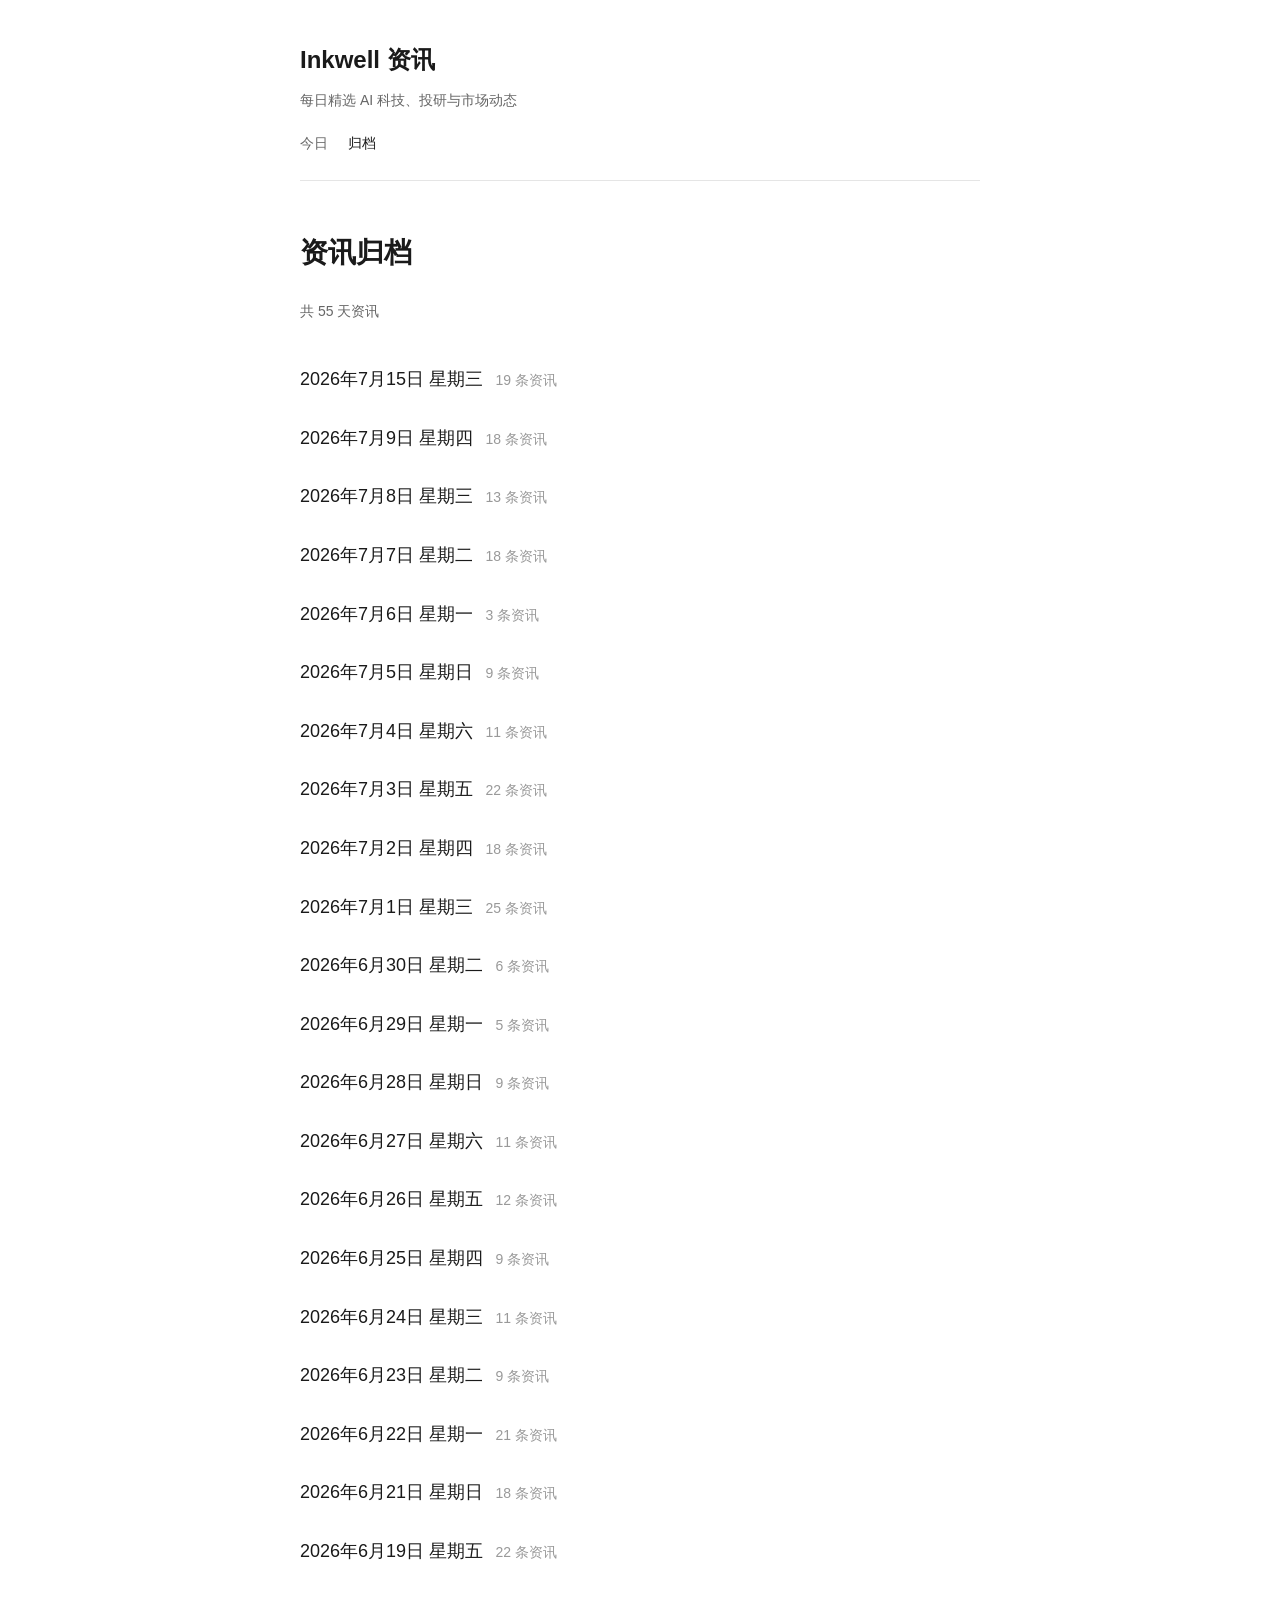
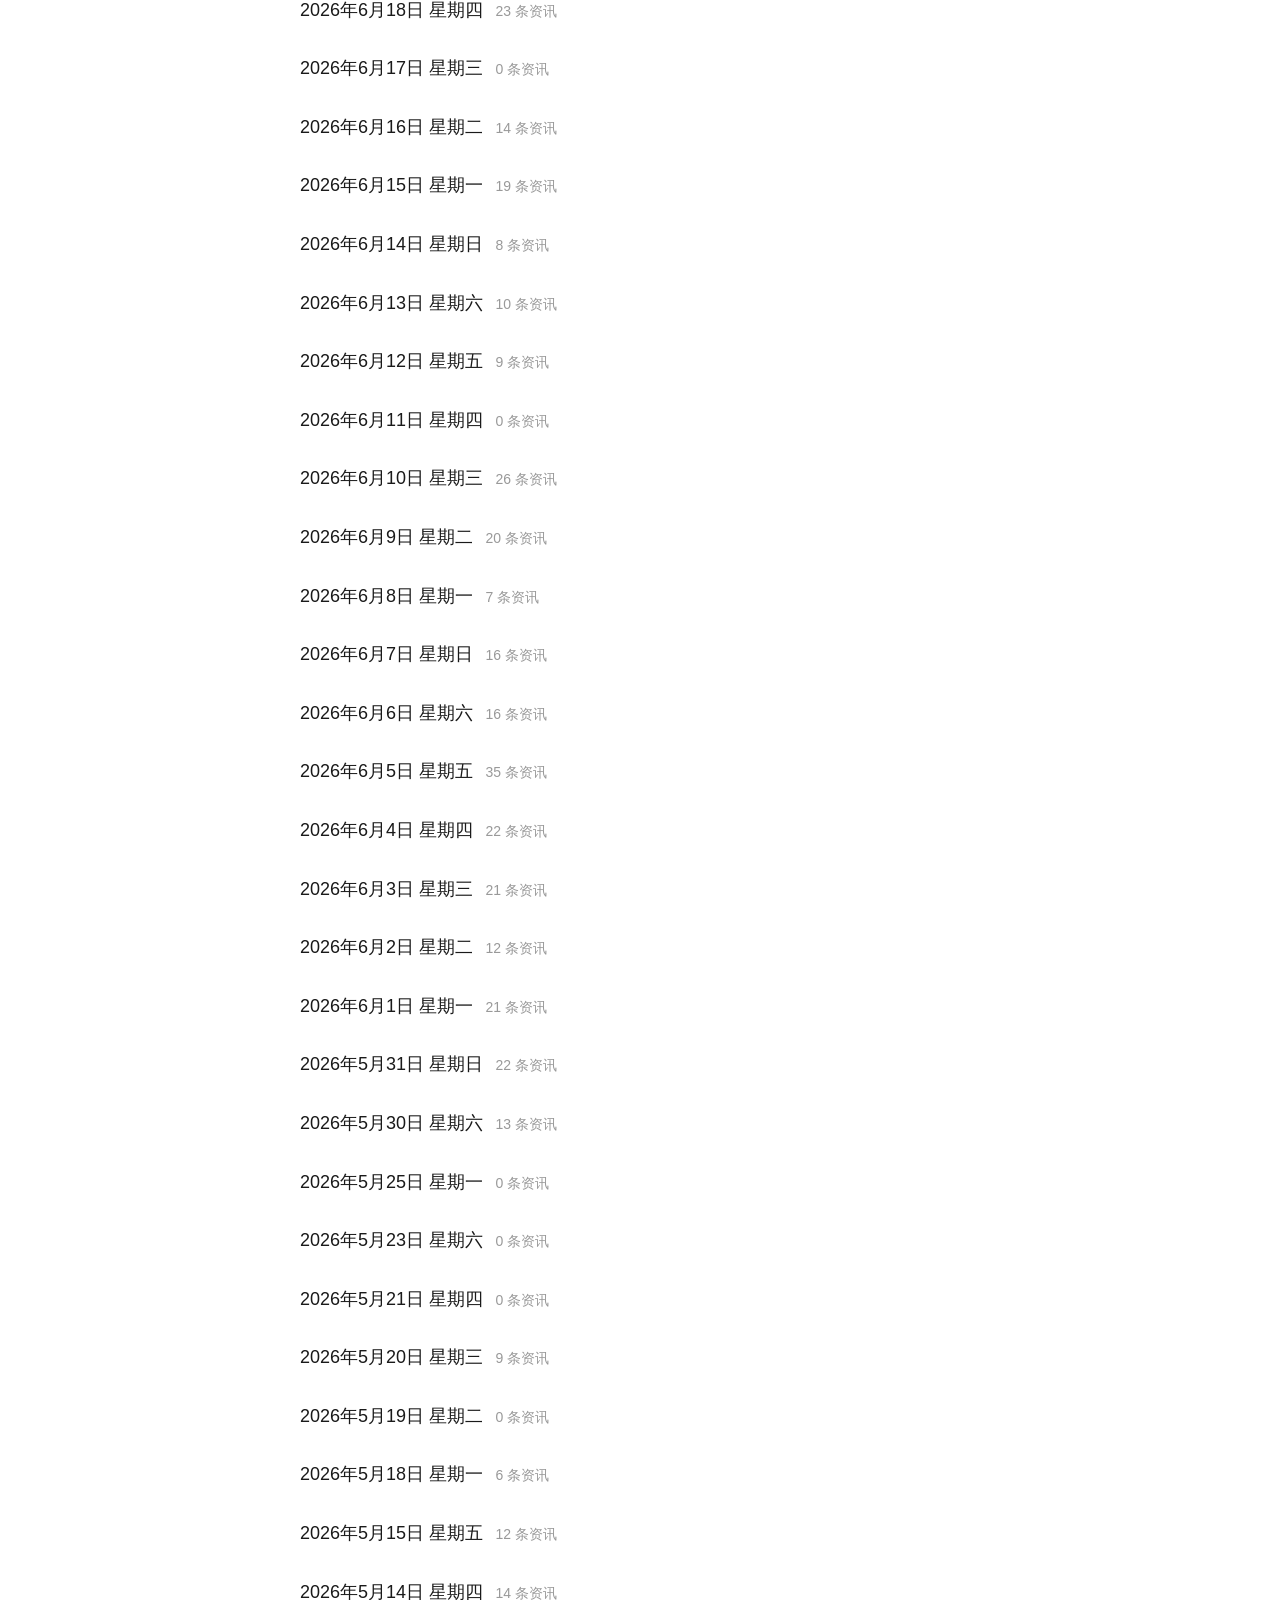
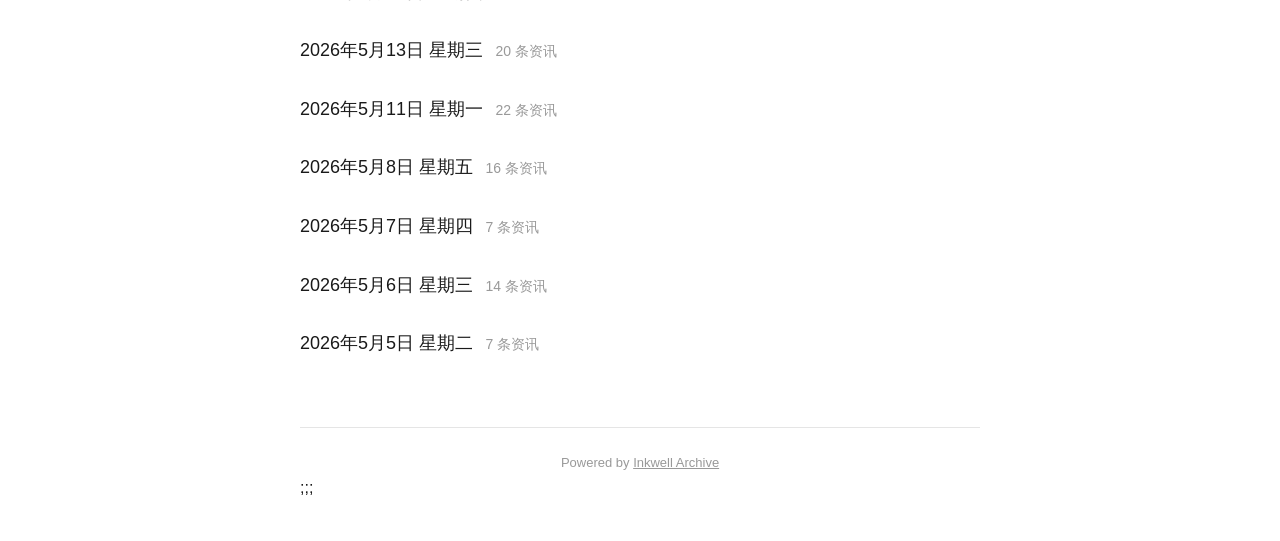
<file: complete.html>
<!DOCTYPE html>
<html lang="zh-CN">
<head>
  <meta charset="UTF-8">
  <meta name="viewport" content="width=device-width, initial-scale=1.0">
  <title>完整列表 - Inkwell 资讯</title>
  <link rel="stylesheet" href="style.css">
</head>
<body>
  <header class="site-header">
    <h1 class="site-title"><a href="index.html">Inkwell 资讯</a></h1>
    <p class="site-subtitle">每日精选 AI 科技、投研与市场动态</p>
    <nav class="site-nav">
      <a href="index.html">今日</a>
      <a href="archive.html">归档</a>
    </nav>
  </header>

  <main id="content">
    <!-- 内容由 JavaScript 动态加载 -->
  </main>

  <footer class="site-footer">
    <p>Powered by <a href="#" style="color: inherit;">Inkwell Archive</a></p>
  </footer>

  <script>
    // 完整资讯数据（从 Markdown 解析的完整数据）
    const completeNewsData = {
  "2026-07-15": {
    "date": "2026年7月15日",
    "weekday": "星期三",
    "tech": [
      {
        "title": "AI 工程 2026 世界博览会：五大定义性趋势",
        "summary": "Latent Space 复盘 AIEWF 2026：AI Engineer 概念从 2023 年 swyx 首创至今三年成熟。五大趋势——构建编程 Agent、设计交互 harness、上下文管理、模型输出评估、编排自主系统——正在成为主流软件开发的一部分。10 月转战纽约，主打「AI in Finance」金融方向。",
        "link": "https://inkwell.coze.com/article/art_iyuici",
        "category": "ai_tech"
      },
      {
        "title": "Dependabot 默认加入 3 天冷静期",
        "summary": "GitHub Changeling 更新：Dependabot 现在会等待新版本在 registry 上发布至少 3 天后才开启版本更新 PR。冷静期已成默认配置，无需手动开启。旨在防御刚发布依赖包中潜藏的供应链攻击。",
        "link": "https://inkwell.coze.com/article/art_r5xww6",
        "category": "ai_tech"
      },
      {
        "title": "simonw/pedalican：Codex Desktop 定制\"宠物\"",
        "summary": "Simon Willison 意外发现 Codex Desktop 的宠物功能（类似 Clippy 的桌面动画机器人），并用 GPT-5.6 Sol xhigh + gpt-image-2 生成骑自行车的鹈鹕精灵。完整流程含 prompt、参考图和多轮生成脚本，展示 AI 辅助像素动画的可复用管线。",
        "link": "https://inkwell.coze.com/article/art_8powyx",
        "category": "ai_tech"
      },
      {
        "title": "lobste.rs 完全迁移到 SQLite",
        "summary": "Lobsters 社区自 2018 年计划迁离 MariaDB，去年改选 SQLite。本周完成迁移：单台 VPS 跑 Rails，主库 3.8GB，另有 1.1GB 缓存 + 218MB 队列 + 555MB rack_attack 库。CPU 和内存都下降，VPS 成本减半。SQLite 承载中型社区站的又一实证。",
        "link": "https://inkwell.coze.com/article/art_o3a8eh",
        "category": "ai_tech"
      },
      {
        "title": "Armin Ronacher：软件项目的共享语言",
        "summary": "Ronacher 在 The Tower Keeps Rising 中指出：项目的共享语言不是英语或 Python，而是对概念含义、边界、不变量、所有权的共同理解。Agent 时代之前，这种理解靠\"摩擦\"维持——阅读代码、提问、跨团队协调；Agent 大规模自主执行会消除这种同步机制，值得警惕。",
        "link": "https://inkwell.coze.com/article/art_arno1q",
        "category": "ai_tech"
      },
      {
        "title": "datasette 1.0a37 发布",
        "summary": "Simon Willison 发布小版本更新：权限系统性能与文档优化，并回滚了一个破坏几乎所有现存插件测试套件的表面 API 变更。",
        "link": "https://inkwell.coze.com/article/art_4ewvr3",
        "category": "ai_tech"
      },
      {
        "title": "Codex 用户量 6 个月增 10 倍到 700 万，单日新增 100 万",
        "summary": "Latent Space AINews：GPT-5.6 于 7 月 9 日发布，7 月 10-12 日 48 小时突破 600 万用户，24.5 小时后 Tibo 报 700 万，恰逢 Claude Fable 订阅意外延期。对比 Claude Code 2 月披露的 200 万周活 + 25 亿 ARR，Codex 已可能反超。",
        "link": "https://inkwell.coze.com/article/art_ghe08o",
        "category": "ai_tech"
      },
      {
        "title": "GitHub Actions 中 uvx 的缓存友好用法",
        "summary": "Simon Willison 分享 TIL：在 GitHub Actions workflow 起始设 `UV_EXCLUDE_NEWER: \"2026-07-12\"` 环境变量并作为 cache key 一部分，`uvx tool-name` 会解析到该日期前的最新版本；升级只需修改日期。避免每次 workflow 都从 PyPI 下载工具及依赖。",
        "link": "https://inkwell.coze.com/article/art_y003pu",
        "category": "ai_tech"
      },
      {
        "title": "ICD-10 章节与代码字母",
        "summary": "John D. Cook 分析 ICD-10-CM 的 21 个章节与首字母对应关系：章节可能包含多个首字母，字母 D 甚至跨两个章节。字母 U 未使用——保留给特殊/临时代码。附可视化图表。",
        "link": "https://inkwell.coze.com/article/art_59yvdp",
        "category": "ai_tech"
      },
      {
        "title": "Pseudpocalypse：匿名写作的末日",
        "summary": "dynomight 猜想：在互联网上以不同名字发布足够文本的作者，仅凭文本本身即可被关联识别——每个人写作都有统计学\"指纹\"。Claude 4.8 已能凭 1000 字草稿认出作者。即使不同风格、不同主题也可能被识破。匿名博客时代的余晖。",
        "link": "https://inkwell.coze.com/article/art_f1aqxy",
        "category": "ai_tech"
      }
    ],
    "product": [],
    "finance": [
      {
        "title": "他们更爱 App",
        "summary": "idiallo 吐槽：一类只展示信息的应用（如学校 App）完全可以用网站替代，但在这些 App 里网页的基本能力（复制粘贴、外链跳转、免更新）都被砍掉。作者从不主动更新 App，结果经常拿到坏掉的应用。当他跟人建议改用网站时，对方甚至不知道什么是网站——一千个 App 仍不敌一个网页。",
        "link": "https://inkwell.coze.com/article/art_vt051r",
        "category": "market"
      },
      {
        "title": "软件工程师\"搞政治\"到底是什么意思？",
        "summary": "Sean Goedecke：工程师被告知要\"搞政治\"时通常没概念——但工程师不是权游里的领主，是城堡守卫。守卫不下毒不结盟，只需保持对政治暗流的觉察，避免树敌于权贵、避免在错误时机抓捕重要人物。基本原则：识别谁有权、避免结仇、力所能及地帮助权贵。",
        "link": "https://inkwell.coze.com/article/art_t7azc0",
        "category": "market"
      },
      {
        "title": "Microspeak：Double-click 与 drill down",
        "summary": "Raymond Chen 解读微软内部黑话演化：drill down 意为\"深入了解\"，动词名词化为 drill-down，甚至形容词化。已进入《微软写作风格指南》官方词条，建议仅用于数据分析场景，反对滥用作比喻。",
        "link": "https://inkwell.coze.com/article/art_fqg7p",
        "category": "market"
      }
    ],
    "other": [
      {
        "title": "Hillel Wayne：我还活着",
        "summary": "Hillel Wayne 短篇署名更新，暂无正文摘要。",
        "link": "https://inkwell.coze.com/article/art_1kwo49",
        "category": "research"
      },
      {
        "title": "Presigned URL 从技术角度看是安全漏洞",
        "summary": "Tigris 揭示：presigned URL 本质是\"故意做的重放攻击\"。所有对象存储都把可重放认证 token 作为一等特性，但这不是疏漏——它把弱点变成了功能。文章深入解析 AWS SigV4 协议：客户端用 secret access key 派生签名，服务端验证时无法确认签名生成时间，理论上一年前的签名今天仍可用。",
        "link": "https://inkwell.coze.com/article/art_sgd501",
        "category": "research"
      },
      {
        "title": "你应该检查一下你的智能家电",
        "summary": "Xe Iaso 从 Anubis 蜜罐数据发现：Sourceware 蜜罐命中的 IP 中 80-90% 不在任何现有威胁监控名单上。267 万独立 IP 中仅 10.7% 已被标记，绝大部分\"清白\"IP 实际来自被入侵的智能家电。爬虫/滥用问题远比想象严重。",
        "link": "https://inkwell.coze.com/article/art_23461p",
        "category": "research"
      },
      {
        "title": "我是 USB-C 极简主义者",
        "summary": "@edent 在欧洲 7 周旅行只带一个通用充电头：一个 USB-C PD 主口 + 两个 USB-C 口 + 两个 USB-A（多余）+ 直通插座。手机（Pixel 8 Pro/GrapheneOS）、笔记本（Chuwi MiniBook）、eReader、手表全部一根线搞定。USB-C 生态成熟：全球易买替代、一线一制式，告别专有充电器。",
        "link": "https://inkwell.coze.com/article/art_zhiv1q",
        "category": "research"
      },
      {
        "title": "Cory Doctorow：老人政治的失败模式",
        "summary": "Doctorow 谈美国\"指定幸存者\"制度：国情咨文期间三权同处一堂时，会藏一位继任顺位官员在秘密掩体，防止立法与行政被同时\"斩首\"。以此切入讨论老人政治治理下的接班断层与制度冗余。",
        "link": "https://inkwell.coze.com/article/art_6o8zby",
        "category": "research"
      },
      {
        "title": "[Sponsor] Paper 设计工具",
        "summary": "广告位：Paper 是每一层都是真实 HTML/CSS 的设计工具，设计即代码。支持 code↔design 双向：通过 MCP 让任意 Agent 读写设计；Paper Snapshot 可将在线站点抓取为可编辑图层。让 Agent 处理繁琐工作，设计师专注决策。",
        "link": "https://inkwell.coze.com/article/art_shb5n0",
        "category": "research"
      }
    ]
  },
  "2026-07-09": {
    "date": "2026年7月9日",
    "weekday": "星期四",
    "tech": [
      {
        "title": "OpenAI 发布 GPT-Live",
        "summary": "Simon Willison 预览：ChatGPT 语音模式底层模型终于从 GPT-4o 时代升级为 GPT-Live（背后跑 GPT-5.5）。核心特性：**边说话边把重活派发给 GPT-5.5**——遇到需要 web search、深度推理或复杂任务时，实时把工作卸载到前沿模型，返回结果后无缝继续对话。语音助手可用性大幅提升的分水岭。",
        "link": "https://inkwell.coze.com/article/art_pid361",
        "category": "ai_tech"
      },
      {
        "title": "AI 基础设施为什么必须为 Agent Experience 演进 —— Modal CTO 访谈",
        "summary": "Latent Space Agent Cloud 系列收官访谈 Modal（刚拿 3.55 亿美元 C 轮）。**核心论点：老一代云是为\"能读文档、会看 dashboard 的人类开发者\"设计的；Agent 没有这个奢侈品**。Agent 需要能写代码、跑代码、看输出、改环境、debug 失败并快速迭代——sandbox 化基础设施是关键。对国内做 AI 中台的团队有参考价值。",
        "link": "https://inkwell.coze.com/article/art_8qoumj",
        "category": "ai_tech"
      },
      {
        "title": "Kenton Varda 引言：禁用 AI 写 PR/Commit 描述",
        "summary": "Cloudflare Workers 之父 Kenton Varda 在团队内下达 moratorium：**AI 写的 change description 比没有还糟**——只会复读\"代码里显然可见的细节\"，却漏掉真正需要的高层动机与设计取舍。Simon Willison 收录。对研发流程中\"AI 参与哪些环节\"的边界思考有参考。",
        "link": "https://inkwell.coze.com/article/art_cf2l8v",
        "category": "ai_tech"
      },
      {
        "title": "[AINews] Lilian Weng 总结 35 篇 Harness Engineering for RSI 论文",
        "summary": "Latent Space 快讯：Meta Superintelligence 抢占图像/视频模型 Top 2/3（Muse Image/Video 无 paper）；Lilian Weng 罕见发长文综述 harness 工程与递归自我改进（RSI）——**未来 RSI 有多依赖 harness 尚难预测，但 harness 工程会朝自我改进方向进化，反过来又让模型更聪明**。是 Agent 层演进的重要理论坐标。",
        "link": "https://inkwell.coze.com/article/art_9d1gk1",
        "category": "ai_tech"
      },
      {
        "title": "越轨行为的衰退 2",
        "summary": "Adam Mastroianni《The Decline of Deviance》续篇。原文核心：**1990 年代以来风险偏好和规则破坏在下降——好处是犯罪减少，坏处是创新也在减少**；根源是繁荣升高了\"可失去的东西\"。续篇收集大量反馈后推进讨论：为什么孩子们不再抽烟没人在乎、系列续集为何泛滥。是理解代际创新意愿变化的长文。",
        "link": "https://inkwell.coze.com/article/art_nzhsl7",
        "category": "ai_tech"
      }
    ],
    "product": [],
    "finance": [
      {
        "title": "从零手写 LLM 第 34b 部分 —— 用 JAX 实现 GPT-2",
        "summary": "Giles Thomas 自 2024 年 12 月开始的长跑系列收官。**规则：只按自己的笔记从零搭 LLM，不看 Raschka 原书代码，也不看之前的 PyTorch 版本，改用 JAX 强制自己不\"复述\"记忆**。这套\"再造轮子验证掌握\"的学习法适合任何深度技术复盘。",
        "link": "https://inkwell.coze.com/article/art_ti14xt",
        "category": "market"
      },
      {
        "title": "然后那个亿万富翁替我们付了 5.5 亿美元的账",
        "summary": "idiallo.com：Snap CEO Evan Spiegel 夫妇捐 5.5 亿美元给 Undue Medical Debt，替加州人偿还医疗债务。作者不否认善行，但提醒\"公开善举往往不像它看起来的样子\"——**从盖茨的捐赠承诺到 TV 改造节目背后，都存在被光环遮蔽的结构性问题**。是慈善叙事的冷思考。",
        "link": "https://inkwell.coze.com/article/art_thjzhp",
        "category": "market"
      },
      {
        "title": "如何重振社会结构？",
        "summary": "Henrik Karlsson 新文（内容需订阅）+ Jockum Nordström 手绘配图。社会资本/社群维系是他近期核心议题——对判断\"AI 会加速还是修补社会原子化\"的读者值得追踪。",
        "link": "https://inkwell.coze.com/article/art_1pgsiz",
        "category": "market"
      },
      {
        "title": "另一种 Control Flow Guard 检查：合并验证与调用",
        "summary": "Raymond Chen 深挖 Windows CFG：`LdrpValidateUserCallTarget` 除了纯验证版本，还有一个\"验证后直接调用\"的合并版本——因为验证完函数指针基本都会立即调用，合并可省寄存器保存成本，但代价是**调用约定必须变**（参数寄存器不能与 call target 用的重叠）。x86-64 汇编级细节，操作系统安全实现参考。",
        "link": "https://inkwell.coze.com/article/art_d3axlc",
        "category": "market"
      }
    ],
    "other": [
      {
        "title": "'PARRY Encounters the DOCTOR' — 1973 年的聊天机器人对聊天机器人",
        "summary": "John Gruber 挖出 1973 年 RFC 439：Kenneth Colby 的偏执型精神分裂模拟机器人 PARRY，被人接入 ELIZA/DOCTOR，两个 AI 现场互怼——由 Vint Cerf 记录成 RFC。Vint Cerf 上周从 Google 退休，享年 83。适合作为\"AI 对话史\"的历史锚点。",
        "link": "https://inkwell.coze.com/article/art_tkw8yd",
        "category": "research"
      },
      {
        "title": "Mac App 逃离 Squircle Jail 的方式",
        "summary": "Tyler Hall 揭示：macOS Tahoe 强制第三方 App 走 squircle 图标模具，但**只要 App 不上 Mac App Store**，就能通过 `NSDockTilePlugIn` API 保留自定义图标。Iris 已内置该逃逸路径。是 App Store 与非 Store 应用体验持续分化的又一个信号。",
        "link": "https://inkwell.coze.com/article/art_o5enkm",
        "category": "research"
      },
      {
        "title": "'Searching for SmarterChild' 纪录片 Kickstarter",
        "summary": "Gruber 支持：Lindsey Sitz 和 Zan Gillies 众筹一部纪念 SmarterChild 的纪录片。SmarterChild 是 2000 年代 AOL Instant Messenger 上的爆款聊天机器人，全盛期拥有 3000 万\"好友\"，可视为消费级 chatbot 的鼻祖之一。",
        "link": "https://inkwell.coze.com/article/art_qojtp8",
        "category": "research"
      },
      {
        "title": "我和 ELIZA 的对话",
        "summary": "Gruber 在 ELIZA Archeology Team 复刻的网页版上重跑经典 60 年代对话机器人，全程展示\"if/then 语法解析\"的机械感。核心结论：**ELIZA 的历史地位与实际交互能力相差极大**——它更多是个文化符号而非技术标杆。对当下 LLM 的\"人格化\"讨论是一个反向参照。",
        "link": "https://inkwell.coze.com/article/art_ao6pt0",
        "category": "research"
      },
      {
        "title": "The ELIZA Archaeology Project",
        "summary": "MIT Project MAC 时代 Joseph Weizenbaum 原始 ELIZA 的考古复刻项目，提供精准还原实现 + 计划出版的书稿。呼应 Weizenbaum 后来警告\"不要把机器当人对待\"的立场——AI 伦理讨论的历史源头。",
        "link": "https://inkwell.coze.com/article/art_knmtnu",
        "category": "research"
      },
      {
        "title": "初代 Macintosh 的 App 图标设计传统",
        "summary": "Dr. Drang 密集展示原始 Macintosh 一位（1-bit）图标：Apple 用\"倾斜矩形 + 手形\"标记 App，直立矩形 + 折角标记文档，形成早期视觉语言。TeachText 一开始就没有手（用铅笔），是\"应用即工具\"图标语言的前奏。当下 squircle 争议的历史参照。",
        "link": "https://inkwell.coze.com/article/art_4abfcl",
        "category": "research"
      },
      {
        "title": "[Sponsor] WorkOS Pipes：一次 API 调用完成集成",
        "summary": "广告位：WorkOS Pipes 把 GitHub/Slack/Salesforce/Google Drive 等 100+ 第三方 OAuth 集成收敛成一次 API 调用，处理 token 刷新和凭证存储。Agent 时代减少 integration 工作量的典型基础设施。",
        "link": "https://inkwell.coze.com/article/art_5tadvf",
        "category": "research"
      },
      {
        "title": "一个只影响左撇子用户的 Bug",
        "summary": "@edent 用中世纪风格记录 WordPress 站点的一个 bug：JS 精简后，右滑触发的\"回复\"按钮位于左侧，只有左手拇指滑动的用户会误触弹出评论框。作者是右撇子所以从没复现过——**\"设备/习惯的隐性 monoculture\"如何造出无形 bug**，是无障碍/可用性测试的经典案例。",
        "link": "https://inkwell.coze.com/article/art_ur67lb",
        "category": "research"
      },
      {
        "title": "Agent 是 Monad（但不是那种）",
        "summary": "Xe Iaso 提出：**AI Agent 的本质是它的 state——把 state 剥掉，剩下的不是弱化的 Agent，而只是底模**。这里的 hyle（质料，模型权重）与 pneuma（灵魂，Agent 状态）截然不同。Cat-theory 的 monad 是 blind to state 的抽象，而 Agent 的 monad 更像莱布尼茨的单子（Monad）——每一个都有具体状态。给 Agent 系统建模的哲学视角。",
        "link": "https://inkwell.coze.com/article/art_vr5pwa",
        "category": "research"
      }
    ]
  },
  "2026-07-08": {
    "date": "2026年7月8日",
    "weekday": "星期三",
    "tech": [
      {
        "title": "sqlite-utils 4.0, now with database schema migrations",
        "summary": "Simon Willison 发布 sqlite-utils 4.0，是继 2020 年 11 月 3.0 之后的首次主版本升级，也是该项目第 124 次发布。三大新特性：数据库 schema migrations（迁移可追踪已应用记录）、通过 `db.atomic()` 支持嵌套事务、复合外键。破坏性变更集中在 upgrade guide。`table.transform()` 提供超越 SQLite `ALTER TABLE` 的能力。",
        "link": "https://inkwell.coze.com/article/art_elsy0h",
        "category": "ai_tech"
      },
      {
        "title": "sqlite-migrate 0.2",
        "summary": "独立的 sqlite-migrate 库正式退休，本次 0.2 版本改为对 sqlite-utils 4.0 内建 migrations 的兼容 shim。功能收敛回 sqlite-utils 主库。",
        "link": "https://inkwell.coze.com/article/art_p45z18",
        "category": "ai_tech"
      },
      {
        "title": "github-code Web Component",
        "summary": "Simon Willison 用 GPT-5.5 vibe-code 出一个 Web Component `<github-code href=\"...\">`，可把 GitHub 代码链接 embed 为带行号的代码块（通过 raw.githubusercontent.com fetch 指定行范围）。展示\"提示词→Web Component\"这类小工具的开发范式。",
        "link": "https://inkwell.coze.com/article/art_6tt847",
        "category": "ai_tech"
      },
      {
        "title": "sqlite-utils 4.0",
        "summary": "稳定版发布公告，指向\"sqlite-utils 4.0, now with database schema migrations\"细节文章。",
        "link": "https://inkwell.coze.com/article/art_2akv9y",
        "category": "ai_tech"
      },
      {
        "title": "sqlite-utils 4.0rc4",
        "summary": "4.0 稳定版之前的最后一个 RC，主要吸收了 Claude Fable 5 的详细代码 review 反馈。",
        "link": "https://inkwell.coze.com/article/art_idghw1",
        "category": "ai_tech"
      },
      {
        "title": "[AINews] The Field Guide to Fable",
        "summary": "Latent Space 快讯：General Intuition 和姚顺雨（Shunyu Yao）都发了新模型，业界等待 GPT-5.6 Sol Ultra 发布，而 Fable 5 的订阅补贴即将结束。Thariq 连夜把 keynote 转成 Fable 使用指南：模型约束往往来自 US（harness/prompt），碰到新模型应主动解除旧约束。",
        "link": "https://inkwell.coze.com/article/art_gv4y70",
        "category": "ai_tech"
      }
    ],
    "product": [],
    "finance": [
      {
        "title": "How did Windows 95 decide that a setup program ran?",
        "summary": "Raymond Chen 揭秘 Windows 95 判定\"某程序是不是安装程序\"的猜启发式：程序名中包含 setup/install/inst/imposta（意）/ayarla（土）/felrak（匈）等魔法词即被判为 setup。install 和 inst 并列冗余是历史遗留。适合了解早期 OS 设计的经验主义思路。",
        "link": "https://inkwell.coze.com/article/art_lgat3u",
        "category": "market"
      },
      {
        "title": "Kort geding aandeelhouders Solvinity",
        "summary": "Bert Hubert 荷兰语记录 Solvinity（DigiD 背后公司）股东状告国务秘书的紧急听证：荷兰政府拒收购、又阻止 Solvinity 出售给美国公司。数字经济与主权命题的现场记录，媒体报道多有遗漏。",
        "link": "https://inkwell.coze.com/article/art_yrz8ey",
        "category": "market"
      },
      {
        "title": "Content addressing in package managers",
        "summary": "系统梳理\"内容寻址\"（用数据的加密哈希而非名字或位置来标识）在包管理器各层的落点：一个端到端内容寻址的包管理器，其 registry index、metadata、artifact、artifact 内文件都以哈希命名，可从任意源获取并本地校验。回顾多个已部分实现该思路的系统。",
        "link": "https://inkwell.coze.com/article/art_1uzwlr",
        "category": "market"
      },
      {
        "title": "Blog about things you don't understand yet",
        "summary": "Sean Goedecke 写作观：每篇发出去的文章至少代表两件学到的东西——写作动机 + 写作过程中学到的东西。如果写作过程本身没学到新东西，说明这个话题不值得发。写作是学习的强制机制。",
        "link": "https://inkwell.coze.com/article/art_qgqvu4",
        "category": "market"
      }
    ],
    "other": [
      {
        "title": "Let AI Burn",
        "summary": "Ed Zitron（wheresyoured.at）发布本周长文预告：本周刊出《Hater's Guide to Softbank》深度扒孙正义作为\"科技圈最堕落赌徒\"如何为 AI 泡沫最大规模的崩塌埋下基础；周五将深入记忆芯片行业。付费订阅 $70/年，每期 5000-18000 词。AI 泡沫论重要视角。",
        "link": "https://inkwell.coze.com/article/art_hu4mf5",
        "category": "research"
      },
      {
        "title": "OS 27 Developer Beta 3 Enables New 'Pace' and 'Expressivity' Sliders for Siri's New Voices",
        "summary": "iOS 27 开发者 Beta 3 启用 Siri 语音的\"节奏（Pace）\"和\"表现力（Expressivity）\"两个滑块（此前标记为 Coming soon）。John Gruber 已把主力 iPhone 17 Pro 全线切到 Beta，表示稳定性和 Siri AI 实用性都足够，公共 Beta 预计临近。",
        "link": "https://inkwell.coze.com/article/art_xe0aak",
        "category": "research"
      },
      {
        "title": "Pluralistic: How US states and international trustbusters can beat Big Tech (07 Jul 2026)",
        "summary": "Cory Doctorow 每日专栏，主推文《美国各州与国际反垄断机构如何击败大科技》——共同敌人是特朗普政府和其扶持的科技巨头。附大量\"Object permanence\"链接和文化观察。",
        "link": "https://inkwell.coze.com/article/art_2idlyd",
        "category": "research"
      }
    ]
  },
  "2026-07-07": {
    "date": "2026年7月7日",
    "weekday": "星期二",
    "tech": [
      {
        "title": "Life with hazard ratios",
        "summary": "dynomight 讲清了健康研究里\"风险比 HR\"的实际意义：HR=0.90 或 HR=1.30 到底改变多少寿命预期？给出把 HR 换算成实际生命期望损益的方法，帮助读者对纤维素、吸烟等健康新闻做出更理性判断。",
        "link": "https://inkwell.coze.com/article/art_gsxcau",
        "category": "ai_tech"
      },
      {
        "title": "e approximation",
        "summary": "数学博客 John D. Cook 推荐分数 e ≈ 2721/1001，denominator 只有 10 bit 却精确到 7-8 位有效数字，二进制下前 20 位完全一致，远优于简单截断 2718/1000。是数值逼近里少见的\"高性价比\"经典例子。",
        "link": "https://inkwell.coze.com/article/art_l1i1ky",
        "category": "ai_tech"
      },
      {
        "title": "Reproducing a geometry theorem diagram",
        "summary": "John D. Cook 复现一个古典几何定理图：以 AB 为直径的圆、CD 垂直、内切圆等。作者对比\"猜出 C=(cos 1, sin 1)\"与解析法两种复原方式，展示几何题图纸背后蕴含的推导美学。",
        "link": "https://inkwell.coze.com/article/art_dan02g",
        "category": "ai_tech"
      },
      {
        "title": "sqlite-utils 4.0rc3",
        "summary": "Simon Willison 发布 sqlite-utils 4.0rc3，用 Claude Fable 5 + GPT-5.5 联合刷 issue/PR 队列，最大新特性是内省和创建复合外键。同时兼容 SQLite 大小写不敏感列名约定，涉及多处 subtle 破坏性变更。",
        "link": "https://inkwell.coze.com/article/art_3i9zor",
        "category": "ai_tech"
      }
    ],
    "product": [],
    "finance": [
      {
        "title": "Amazon Basics, but for intellectual property.",
        "summary": "作者剖析 Amazon 利用平台数据抄袭第三方卖家商品的顽疾：作为服务方掌握全部销售数据，可无成本复制爆款。此模式正被 AI 训练数据搬到 IP 领域——AI 公司也在用\"平台方数据优势\"抄创作者。",
        "link": "https://inkwell.coze.com/article/art_cnpou1",
        "category": "market"
      },
      {
        "title": "GLM 5.2 and the coming AI margin collapse (part 1)",
        "summary": "⚠️ 重点：作者预警 AI 经济学被严重低估的转折——真正的\"DeepSeek 时刻\"正在到来。GLM 5.2 等开源模型将击穿闭源 API 定价，头部厂商推理毛利面临系统性坍塌。首篇聚焦市场对 DeepSeek R1 反应的重新解读，第二篇待发。",
        "link": "https://inkwell.coze.com/article/art_xoxzm6",
        "category": "market"
      },
      {
        "title": "C2PA only works if everything is signed",
        "summary": "欧盟 AI Act 一个月后强制生效，要求 AI 生成内容要么打水印要么用\"数字签名元数据\"（C2PA Content Credentials）。作者论证：水印可 trivial 移除、C2PA 只有全网强制签名才有意义，否则形同虚设，欧盟合规路径实际不可行。",
        "link": "https://inkwell.coze.com/article/art_hc1mu0",
        "category": "market"
      },
      {
        "title": "Stephan's Quintet",
        "summary": "独立天文爱好者 maurycyz 用自建望远镜拍下著名的斯蒂芬五重奏星系，通过 z=0.0026 vs z=0.022 的红移数据分析证明其中一颗蓝色旋涡星系并非真正成员。业余极客的深空天文实拍与数据分析范本。",
        "link": "https://inkwell.coze.com/article/art_2kkkq9",
        "category": "market"
      },
      {
        "title": "I opened a file with FILE_FLAG_DELETE_ON_CLOSE, but now I changed my mind",
        "summary": "Raymond Chen 深挖 Windows CreateFile 的 FILE_FLAG_DELETE_ON_CLOSE：设了就不能撤回。正确做法是先普通打开、按需在最后一份句柄关闭前用 SetFileInformationByHandle + FILE_DISPOSITION_INFO 切换删除意图，实现条件性延迟删除。",
        "link": "https://inkwell.coze.com/article/art_ttaomx",
        "category": "market"
      }
    ],
    "other": [
      {
        "title": "★ Apple Should Eliminate the App Icon 'Squircle Jail'",
        "summary": "John Gruber 力挺 Rogue Amoeba 的 Paul Kafasis：Apple 强制所有 App 图标塞进圆角矩形（\"squircle jail\"）是可用性和创意的倒退，图标失去辨识度也没有技术必要性。Liquid Glass 已被内部承认犯错，Golden Gate 已在悄悄修补，Apple 应恢复图标自由造型。",
        "link": "https://inkwell.coze.com/article/art_97g2yk",
        "category": "research"
      },
      {
        "title": "Markdown Now Has a UTI in Apple's Version 27 OSes",
        "summary": "Apple 27 系列 OS 第三个开发者 Beta 首次内置 Markdown 的官方 Uniform Type Identifier：`net.daringfireball.markdown`，conforms to `public.utf8-plain-text`。John Gruber 22 年前定义的 Markdown 终获系统级承认，UTF-8 也被官方钦定为默认编码。",
        "link": "https://inkwell.coze.com/article/art_phdh1f",
        "category": "research"
      },
      {
        "title": "Backblaze Versus Dropbox",
        "summary": "Backblaze 悄悄停止备份 iCloud/Dropbox/Google Drive/OneDrive 云同步目录内容，只备份\"占位符\"文件，用户可能在丢数据时才发现。John Gruber 复盘一年来的用户困惑，指出问题根源是云盘同步与本地备份边界模糊，用户需重新审视备份策略。",
        "link": "https://inkwell.coze.com/article/art_vukll",
        "category": "research"
      },
      {
        "title": "Allen Pike, Back in November: 'Why Is ChatGPT for Mac So Good?'",
        "summary": "Gruber 转发 Allen Pike 观点：桌面仍是工作发生的地方，OpenAI 收购 Sky 加码桌面、Anthropic 靠模型质量抢滩，反而 Google Gemini for Mac 做得敷衍。ChatGPT for Mac 之所以出色，是罕见地把\"Mac 原生质感\"当成一等公民对待。",
        "link": "https://inkwell.coze.com/article/art_61z7ty",
        "category": "research"
      },
      {
        "title": "ATP Member Special: Mac-Assed Mac Apps",
        "summary": "Accidental Tech Podcast 会员特辑聚焦\"Mac-assed Mac apps\"这一评价体系：什么样的应用才配称原生 Mac 应用，以及为什么开发者和用户都应该在意这件事。会员订阅 $8/月，Gruber 强推。",
        "link": "https://inkwell.coze.com/article/art_m3yb2t",
        "category": "research"
      },
      {
        "title": "Maestral, the Open Source Splendidly Simple Mac Dropbox Client, Has Been Retired",
        "summary": "开源极简 Mac Dropbox 客户端 Maestral 于 2026 年 6 月正式停止维护，7 月 28 日 GitHub 项目归档。开发者 Sam Schott 因个人时间与 Dropbox 使用退坑双原因退出。老用户仍可用至证书过期。",
        "link": "https://inkwell.coze.com/article/art_ie8mu6",
        "category": "research"
      },
      {
        "title": "Jason Snell Ends His Column, and 28-Year Run, at Macworld",
        "summary": "Jason Snell 结束在 Macworld 长达 28 年的专栏，从 1997 年 Apple 濒临倒闭时入职写到今日 Apple 市值巅峰。文章回顾了整个 Steve Jobs 回归时代的媒体见证史，是 Apple 生态一个时代的落幕。",
        "link": "https://inkwell.coze.com/article/art_irn9l2",
        "category": "research"
      },
      {
        "title": "Premium: The Hater's Guide To SoftBank",
        "summary": "Ed Zitron 深度开火 SoftBank 46 届股东会：孙正义靠 \"AGI 幻灯片\"和\"未拴绳鹅\"级别的画饼撑住集团估值，实则 Vision Fund 巨亏、OpenAI 承诺资金存疑。深扒 SoftBank 财务结构与 AI 押注风险，AI 泡沫论重要一手素材。",
        "link": "https://inkwell.coze.com/article/art_ynz6ii",
        "category": "research"
      },
      {
        "title": "I'm just so bored of AI",
        "summary": "shkspr.mobi 作者对满口 AI 的技术圈发出社交疲劳吐槽：让人想起大学时初尝致幻剂逢人便布道的舍友，\"你让电脑帮你打给妈妈\"并不高级。反映了开发者社区对 AI 话语过载的一种情绪反弹。",
        "link": "https://inkwell.coze.com/article/art_938le9",
        "category": "research"
      }
    ]
  },
  "2026-07-06": {
    "date": "2026年7月6日",
    "weekday": "星期一",
    "tech": [
      {
        "title": "sqlite-utils 4.0rc2, mostly written by Claude Fable (for about $149.25)",
        "summary": "Simon Willison 分享 sqlite-utils 4.0rc2 稳定版收尾实战：借 Claude Fable Max 订阅到期前的算力窗口（累计花费 $149.25），让 Fable 全流程审查代码库，一次性揪出 5 个 release blocker，其中 delete_where() 未提交事务将永久污染连接、导致数据丢失。「LLM 兜底大版本 SemVer 审查」范式跑通。",
        "link": "https://inkwell.coze.com/article/art_f25dxd",
        "category": "ai_tech"
      },
      {
        "title": "sqlite-utils 4.0rc2",
        "summary": "Simon Willison 同日短讯：sqlite-utils 4.0rc2 已发布，正式指向前一篇 Claude Fable 协作长文。作为 SemVer 语义化版本正式候选，本轮为 4.0 stable 前最后一次收敛，无新破坏性变更。",
        "link": "https://inkwell.coze.com/article/art_9b4ung",
        "category": "ai_tech"
      }
    ],
    "product": [],
    "finance": [],
    "other": [
      {
        "title": "Travel notes: PLDI Boulder",
        "summary": "程序语言实现顶会 PLDI 2026 Boulder 现场手记：作者第四次参会，重点参加 EGRAPHS workshop，多次听到 Knuth-Bendix 完备化算法。含 e-graph 优化、编译器研究圈层社交观察，以及 Denver 机场到 Boulder 的通勤实录，PL 圈层内部生态窥探。",
        "link": "https://inkwell.coze.com/article/art_5wz4j5",
        "category": "research"
      }
    ]
  },
  "2026-07-05": {
    "date": "2026年7月5日",
    "weekday": "星期日",
    "tech": [
      {
        "title": "Building a World Map with only 500 bytes",
        "summary": "Simon Willison 转发 Iwo Kadziela（Codex 协作）的极客小品：仅 445 字节数据 + deflate 压缩 + 极短 JavaScript，即可生成可辨识的 ASCII 世界地图。首次演示 fetch() 可直接吞 data: URI + DecompressionStream，工程美学十足。",
        "link": "https://inkwell.coze.com/article/art_b43739",
        "category": "ai_tech"
      },
      {
        "title": "Better Models: Worse Tools",
        "summary": "Simon Willison 转 Armin Ronacher 观察：新款 Claude Opus 4.8 在 Pi 的 edit 工具嵌套 edits[] 数组里频繁凭空多塞字段，导致工具调用被拒。反直觉结论——「更强模型 ≠ 更稳工具调用」，schema 校验会随能力提升而更容易失效。",
        "link": "https://inkwell.coze.com/article/art_66sjof",
        "category": "ai_tech"
      },
      {
        "title": "Does additional data always reduce posterior variance?",
        "summary": "John D. Cook 一篇贝叶斯小品：「更多数据一定降低后验方差吗？」——答案是否定的。虽然一般情况下后验会收缩，但存在反例，新观测可能与先验冲突反而放大不确定性。附数值化推演，统计学直觉纠偏。",
        "link": "https://inkwell.coze.com/article/art_van2qt",
        "category": "ai_tech"
      }
    ],
    "product": [],
    "finance": [
      {
        "title": "This Week in Package Management: 4 July 2026",
        "summary": "nesbitt.io 第 7 周包管理周报：Hex 2.5.0 上线组织级依赖政策（HEX_POLICY），项目可从组织仓库拉取命名策略过滤高风险版本；APT 亦有多项更新。Erlang/Elixir 生态在供应链安全上再进一步。",
        "link": "https://inkwell.coze.com/article/art_z1k632",
        "category": "market"
      },
      {
        "title": "megawatts by microwave",
        "summary": "computer.rip 长文《megawatts by microwave》：从 1914 年内政部对哥伦比亚河的开发调研讲起，回顾大萧条时代 Grand Coulee 水坝供电大西北的经典史，为下一步「微波无线输电」远景铺陈历史脉络。",
        "link": "https://inkwell.coze.com/article/art_9qdstu",
        "category": "market"
      }
    ],
    "other": [
      {
        "title": "From the DF Archive: ‘Electron and the Decline of Native Apps’",
        "summary": "John Gruber 从 2018 年 DF 存档翻出旧文重贴——那年他就警告 Electron 是原生应用体验的祸根，如今 Claude、Slack、VS Code 全线套壳，Mac 原生美感被稀释。历史坐标回望 8 年前判断精准兑现。",
        "link": "https://inkwell.coze.com/article/art_hpxijf",
        "category": "research"
      },
      {
        "title": "Fantastical 4.1.15 Adds Calendar Mirroring",
        "summary": "Flexibits 发布 Fantastical 4.1.15：新增 Calendar Mirroring，可把工作/私人两本日历打通，事件双向映射且完全本地处理、不经服务器。可选「详情或忙碌块」两档隐私粒度，是本地优先跨账号协作范例。",
        "link": "https://inkwell.coze.com/article/art_542tod",
        "category": "research"
      },
      {
        "title": "Combined 1D and 2D Barcodes",
        "summary": "shkspr.mobi 极客实验：把 1D UPC 条码嵌进 QR Code 中央区域，扫描器远看识别 QR、近看识别一维码。1970 年代条码 vs. 未来 QR 的过渡兼容方案，附完整生成脚本。",
        "link": "https://inkwell.coze.com/article/art_heykmj",
        "category": "research"
      },
      {
        "title": "Better Models: Worse Tools",
        "summary": "Armin Ronacher 原文首发：Claude Opus 4.8 调用 Pi 的 edit 工具时凭空捏造嵌套字段（如 edits[].newContent 里多出 unknown key），导致工具因 schema 不匹配拒绝执行。作者两天调试后判定：模型能力提升带来副作用，参数捏造比幻觉输出更隐蔽、更致命。",
        "link": "https://inkwell.coze.com/article/art_d2ub3b",
        "category": "research"
      }
    ]
  },
  "2026-07-04": {
    "date": "2026年7月4日",
    "weekday": "星期六",
    "tech": [
      {
        "title": "Open Source AI Gap Map",
        "summary": "Current AI 非营利联盟发布 Open Source AI Gap Map v0.1，深入索引 421 个开源 AI 产品（266 工具+85 模型+50 数据集+20 硬件），并把 1184 份 YAML 全部放到 MIT 许可的 GitHub 仓库，另有 24400 长尾条目待挖。首个真正意义上的开源 AI 生态版图。",
        "link": "https://inkwell.coze.com/article/art_pqmshf",
        "category": "ai_tech"
      },
      {
        "title": "Quoting Josh W. Comeau",
        "summary": "Josh W. Comeau 反馈：新课 Whimsical Animations 销量仅为往年 1/3，同行普遍营收下滑 50%+。原因是双重打击——开发者担心岗位消失不愿投资学习，能学的人又转向 LLM 一对一辅导。开发者教育市场正被 AI 结构性冲击。",
        "link": "https://inkwell.coze.com/article/art_1rgac3",
        "category": "ai_tech"
      },
      {
        "title": "Fable's judgement",
        "summary": "Simon Willison 从 Claude Code 团队 Cat Wu / Thariq 处获得核心 tip：与其规定 Fable 何时写测试，不如让它「自行判断」。他进一步在 memory file 里写入「所有编码任务，用你的判断分派给合适的低算力子 Agent」，一举压低 Fable 昂贵 token 消耗。",
        "link": "https://inkwell.coze.com/article/art_ugh2rl",
        "category": "ai_tech"
      },
      {
        "title": "June 2026 newsletter",
        "summary": "Simon Willison 6 月付费月报出炉：本期覆盖 Claude Fable 5、GPT-5.6、美国出口管制，重点判定 GLM-5.2 为当前最强开源权重模型，同时宣告「Tokenmaxxing 时代已过」——效率不再靠堆 token。付费墙 10 美元/月，比公开版早一个月。",
        "link": "https://inkwell.coze.com/article/art_t5n040",
        "category": "ai_tech"
      },
      {
        "title": "Google DeepMind and A24 announce first-of-its-kind research partnership",
        "summary": "Google DeepMind 与好莱坞制片厂 A24 官宣联合科研合作——AI 巨头首次与顶级独立影视厂建立研究伙伴关系，方向指向下一代生成式影像。为 Gen-AI 内容工业化落地打开电影级样本入口。",
        "link": "https://inkwell.coze.com/article/art_yq0lin",
        "category": "ai_tech"
      },
      {
        "title": "AIEWF Daily Dispatch: The great loops debate and the state of AI engineering",
        "summary": "AIEWF 收官日 Loop 大辩论：Ralph Loop 作者 Geoffrey Huntley、Keycard 的 Ian Livingstone 力挺自动化软件工厂「已不可逆」，HumanLayer 的 Dex Horthy、Subroutine 的 Greg Pstrucha 反问理想与现实差距。可验证性成为 loop 派唯一底线。",
        "link": "https://inkwell.coze.com/article/art_uyevgc",
        "category": "ai_tech"
      },
      {
        "title": "Vercel's Andrew Qu on why agents are a new kind of software",
        "summary": "Vercel Chief of Software Andrew Qu 详解：Agents 是全新形态的软件，不只是 UI 上加个聊天框。Vercel 自研 MCP 库、skills.sh 和 eve 框架，公司正在把自身「Agent 化」。这是 Vercel 从 web 部署平台向 Agent 底座转型的官方宣言。",
        "link": "https://inkwell.coze.com/article/art_tjallb",
        "category": "ai_tech"
      }
    ],
    "product": [],
    "finance": [
      {
        "title": "How did we conclude that CcNamespace.dll was the ringleader of a group of DLLs that unloaded prematurely?",
        "summary": "Raymond Chen 追加案例：如何在崩溃 dump 里定位到 CcNamespace.dll 是一群 CloudNs 系列 DLL 提前卸载的元凶——利用 Windows 卸载 DLL 环形历史 + 命名族群，反推第三方 DLL 生命周期漏洞。经典调试思路教材。",
        "link": "https://inkwell.coze.com/article/art_g4tqqu",
        "category": "market"
      },
      {
        "title": "Midnight Train to Stockholm",
        "summary": "Copenhagen 程序员 Mat Duggan 从马尔默夜车赴斯德哥尔摩，实地写了瑞典高铁 vs. 飞行 vs. 夜卧的选择分析——工程师视角评估欧洲城际交通体验，附中年出差实操心得。",
        "link": "https://inkwell.coze.com/article/art_xmes9e",
        "category": "market"
      }
    ],
    "other": [
      {
        "title": "★ Claude’s Criminally Bad Electron Mac App Is an Inside Job",
        "summary": "John Gruber 猛批 Anthropic Claude Mac 桌面应用——Electron 套壳、体验拉垮已两年，讽刺意味在于 Anthropic 自家 Claude Code 已能自动生成原生 SwiftUI 代码。用不用 Claude Code 造 Claude for Mac，成为 Anthropic 工程文化的公开测试。",
        "link": "https://inkwell.coze.com/article/art_dbcjgm",
        "category": "research"
      },
      {
        "title": "Pluralistic: CARDiac, syntax coloring, view source and vibe code (03 Jul 2026)",
        "summary": "Cory Doctorow 新篇：从 1970 年代纸板计算机 CARDiac 讲到 vibe coding，直击当代抽象层过厚导致「查看源代码」失灵、隐性认知损耗剧增，抽象越强代价越大。他警告：程序员正把可解释性主权交给不透明系统。",
        "link": "https://inkwell.coze.com/article/art_2e4yvt",
        "category": "research"
      }
    ]
  },
  "2026-07-03": {
    "date": "2026年7月3日",
    "weekday": "星期五",
    "tech": [
      {
        "title": "The website of the future may assemble itself for every visitor",
        "summary": "Adobe 首席科学家 Carlos Sanchez 在 AIEWF 提出：未来网站将基于 LLM 为每位访客实时装配。传统\"预设分群\"式个性化被终结，Web 正走向真正一人一版本。",
        "link": "https://inkwell.coze.com/article/art_vvtwdf",
        "category": "ai_tech"
      },
      {
        "title": "llm-coding-agent 0.1a0",
        "summary": "Simon Willison 用 Claude Fable 5 一小时打造 llm-coding-agent 0.1a0：把自家 LLM 库演化为真正的 agent 框架，全过程仅两条 prompt。示范\"最小 Agent 框架\"如何以模型驱动而非代码驱动。",
        "link": "https://inkwell.coze.com/article/art_qfl9kx",
        "category": "ai_tech"
      },
      {
        "title": "Using DSPy to evaluate and improve Datasette Agent's SQL system prompts",
        "summary": "Simon Willison 用 DSPy 自动评估并改进 Datasette Agent 的 SQL system prompt。异步跑 Claude Fable 5 完成实验，验证 DSPy 在生产级 Prompt 工程中的可行性。",
        "link": "https://inkwell.coze.com/article/art_cam2ct",
        "category": "ai_tech"
      },
      {
        "title": "Understand to participate",
        "summary": "Geoffrey Litt 在 AIE 提出\"Understand to participate\"：面对越来越大的 agent 代码改动，工程师必须理解代码才能有效参与，否则会背上认知负债。这是 AI 编程时代的核心工程学问题。",
        "link": "https://inkwell.coze.com/article/art_w00s9y",
        "category": "ai_tech"
      },
      {
        "title": "Skill engineering and the case against one-shot AI design",
        "summary": "Impeccable 创始人 Paul Bakaus 在 AIEWF 提出\"技能工程\"：让 Agent 更强能力的同时坚持人类留在创意闭环中。反对 one-shot AI 设计，主张开源 skill 系统 Impeccable。",
        "link": "https://inkwell.coze.com/article/art_kkbelk",
        "category": "ai_tech"
      },
      {
        "title": "[AINews] not much happened today",
        "summary": "AI News 7/1 日报：Fable 如期重启，AIE 首发 Field Guide to Fable。同时覆盖 AIEWF Day 3 的 Autoresearch、Cursor FDE、软件工厂三大主线的连载报道。",
        "link": "https://inkwell.coze.com/article/art_l13c7b",
        "category": "ai_tech"
      },
      {
        "title": "AIEWF Daily Dispatch: Autoresearch and the tension between AI and human agency",
        "summary": "AIEWF 周三主题日聚焦 Autoresearch——让 Agent 循环维护系统本身。Introspection 联合创始人 Roland Gavrilescu 揭示 Autoresearch 与人类能动性之间的紧张关系，是本届大会最具争议的技术叙事。",
        "link": "https://inkwell.coze.com/article/art_er3q75",
        "category": "ai_tech"
      }
    ],
    "product": [],
    "finance": [
      {
        "title": "The case of the thread executing from an unloaded third-party DLL",
        "summary": "Raymond Chen 剖析 Explorer 团队高频崩溃案例：线程从一个已卸载的第三方 DLL 中继续执行。栈回溯显示第三方组件在卸载后仍留有回调，是经典的模块生命周期管理漏洞。",
        "link": "https://inkwell.coze.com/article/art_7rtv7t",
        "category": "market"
      },
      {
        "title": "Digitale Autonomie 2.0: en nu echt",
        "summary": "berthub.eu 荷兰 SURF 隐私安全大会开场演讲全文：欧洲数字自主 2.0 已经过了讨论阶段，作者呼吁\"现在必须真的做\"，列出从主权云到开源关键设施的落地清单。",
        "link": "https://inkwell.coze.com/article/art_p2whz1",
        "category": "market"
      },
      {
        "title": "Text AI watermarks will always be trivial to remove",
        "summary": "欧盟 AI Act 第 50 条要求所有 AI 输出\"可检测为人工生成\"，2026 年 8 月起强制执行。作者论证文本水印本质上极易被去除，法规执行层面几乎无解，将成为 LLM 合规最大灰色地带。",
        "link": "https://inkwell.coze.com/article/art_hybccs",
        "category": "market"
      }
    ],
    "other": [
      {
        "title": "April Report From Ookla: 'A Return to mmWave 5G'",
        "summary": "Ookla 最新报告显示 mmWave 5G 网络在美国正回归。国际频谱监管普遍聚焦中频段 5G，但 RootMetrics 实测叠加众包数据表明美国 mmWave 部署并未消退，仍是差异化竞争路线。",
        "link": "https://inkwell.coze.com/article/art_24yfpn",
        "category": "research"
      },
      {
        "title": "Introducing the Safari MCP Server for Web Developers",
        "summary": "苹果在 Safari Technology Preview 247 引入 MCP Server，让 Coding Agent 直接对接浏览器调试。WebKit 团队顺势拥抱 Model Context Protocol，Web 开发调试链路进入 agent 原生时代。",
        "link": "https://inkwell.coze.com/article/art_12y1lh",
        "category": "research"
      },
      {
        "title": "EveryMac Turns 30",
        "summary": "Mac 硬件数据库老站 EveryMac 迎来 30 周年，成为为数不多穿越三十年互联网变迁仍在坚持的科技独立站。Daring Fireball 同期即将 24 周年，独立博客坚持长期主义的价值再度被强调。",
        "link": "https://inkwell.coze.com/article/art_vtssij",
        "category": "research"
      },
      {
        "title": "I Repeat Myself (5G vs. LTE Edition)",
        "summary": "Gruber 重提 2022 年 WSJ 实验：iPhone/iPad 上 LTE 相较 5G 明显更省电。呼吁社区用最新机型重跑测试，隐含批评运营商强推 5G 却牺牲用户续航体验。",
        "link": "https://inkwell.coze.com/article/art_qgoy0l",
        "category": "research"
      },
      {
        "title": "Truth Social Is Still Just Trump's Blog",
        "summary": "特朗普政府几乎无人使用 Truth Social，商务部长等核心成员集体沿用 X 平台。这份\"孤岛化\"数据反证 Truth Social 商业模式失败，仍只是特朗普私人博客。",
        "link": "https://inkwell.coze.com/article/art_lrxouu",
        "category": "research"
      },
      {
        "title": "'A Perfect Reflection of Trump's Washington'",
        "summary": "林肯纪念堂反映池以无招标方式花掉纳税人 1400 万美元翻新，随即因涂料失效而变绿。Political Wire 将其上升为特朗普政府\"承诺快省，实际贵、乱、丑\"的标志性隐喻。",
        "link": "https://inkwell.coze.com/article/art_ij75d9",
        "category": "research"
      },
      {
        "title": "Claude Fable and Kayfabe",
        "summary": "Anthropic 复盘 Fable 5/Mythos 5 因美国出口管制被临时关闭再重启的经过：6/12 出口令即时生效，因无法实时验证国籍只能全球暂停，如今获准恢复。案例揭示前沿模型合规执行的复杂性。",
        "link": "https://inkwell.coze.com/article/art_73udtv",
        "category": "research"
      },
      {
        "title": "'Why Is Meta Destroying Its Engineering Organization?'",
        "summary": "Gergely Orosz 直指 Meta 用键鼠追踪、强制表演性 KPI、内部争抢工程师等四招正在摧毁自家工程文化，员工从追求\"真工作\"退化为\"表演工作\"。Substack 上工程管理界最尖锐的一篇。",
        "link": "https://inkwell.coze.com/article/art_i3jzcd",
        "category": "research"
      },
      {
        "title": "MG Siegler Got Banned From WhatsApp for No Reason",
        "summary": "资深科技评论人 MG Siegler 三年内第三次被 Meta 封号，怀疑与新开放的 WhatsApp 用户名认领机制有关。再度暴露 Meta 平台申诉机制形同虚设，独立创作者维权无门。",
        "link": "https://inkwell.coze.com/article/art_2ze0cx",
        "category": "research"
      },
      {
        "title": "Hackers Stole Instagram Accounts Simply by Asking Meta AI to Give Them Access",
        "summary": "404 Media 揭露黑客可通过和 Meta AI 对话直接夺取 Instagram 账户。Telegram 群组已流传完整攻击视频，Meta AI 客服型 Agent 权限设计存在结构性漏洞。",
        "link": "https://inkwell.coze.com/article/art_b1emzk",
        "category": "research"
      },
      {
        "title": "This blog is written in en-GB",
        "summary": "博主拒绝把博客改成\"更通用\"的英语，反问互联网为何默认美式英语是标准。文化与语言多样性成为独立博客身份表达的一部分。",
        "link": "https://inkwell.coze.com/article/art_ceparh",
        "category": "research"
      },
      {
        "title": "Pluralistic: The difference between \"today's task\" and \"accretive work\" (02 Jul 2026)",
        "summary": "Cory Doctorow 新篇：区分\"临时能跑就行\"的一次性任务与\"累积增值\"的长期工作。软件工程中前者可以糙做，后者必须打好基础，否则将付出复利式代价。",
        "link": "https://inkwell.coze.com/article/art_cqkw1j",
        "category": "research"
      }
    ]
  },
  "2026-07-02": {
    "date": "2026年7月2日",
    "weekday": "星期四",
    "tech": [
      {
        "title": "How Cursor deploys AI inside the enterprise",
        "summary": "Cursor 首位 FDE VP Pauline Brunet 详解如何把 Agent 塞进企业软件全生命周期。Forward Deployed Engineering 已成企业 AI 落地最热岗位，介于工程/产品/客户成功三者之间。",
        "link": "https://inkwell.coze.com/article/art_5z8ok8",
        "category": "ai_tech"
      },
      {
        "title": "🔬 The Coolest Diffusion Research Isn't in LLMs — Evan Feinberg & Sergey Edunov, Genesis Molecular AI",
        "summary": "Genesis Molecular AI 用扩散模型做分子设计，Latent Space 揭示 Diffusion 在 LLM 之外的更大天地。播客还爆料 Evan Feinberg 差点成为 Genesis 一号员工的反事实故事。",
        "link": "https://inkwell.coze.com/article/art_p8cswm",
        "category": "ai_tech"
      },
      {
        "title": "Warp CEO Zach Lloyd on why software factories are the next phase of coding",
        "summary": "Warp 从 CLI 工具进化为 agentic 编程平台，创始人 Zach Lloyd 在 AIEWF 提出「software factory」概念——Agent 循环运行、按需交付软件，工程师从写代码转向管理工厂。",
        "link": "https://inkwell.coze.com/article/art_96wxju",
        "category": "ai_tech"
      },
      {
        "title": "AIEWF Daily Dispatch: Loops, Software Factories & Forward Deployed Engineers",
        "summary": "AI Engineer 世界博览会首个正会日，「loop」一词贯穿全场。Agents 从聊天助手转向流水线角色，与 FDE、软件工厂形成企业 AI 落地三角，是本届大会的核心叙事。",
        "link": "https://inkwell.coze.com/article/art_fqh4z9",
        "category": "ai_tech"
      },
      {
        "title": "[AINews] Sonnet 5 today, and Fable 5 tomorrow",
        "summary": "Anthropic 今日发布 Sonnet 5，性能接近 Opus 4.8 但更便宜；Fable/Mythos 5 也在与美国政府沟通后获准重新发布。Sonnet 5 效率讨论是 AI Engineer World's Fair 第二日主线话题。",
        "link": "https://inkwell.coze.com/article/art_c2v3ye",
        "category": "ai_tech"
      },
      {
        "title": "Forward Deployed Engineers and the future of software engineering",
        "summary": "Sierra Agent Engineering 负责人 Natalie Meurer 领 120+ 工程师团队构建对话式 AI，解释 FDE 为何是软件工程的未来——工程师直接参与客户实施与迭代。",
        "link": "https://inkwell.coze.com/article/art_qpclo8",
        "category": "ai_tech"
      },
      {
        "title": "DNA Sequence Alignment and Kings",
        "summary": "John D. Cook 把 DNA 序列比对映射到国王在棋盘上的斜向走法，用中心 Delannoy 数 D_n 统计路径数量。生物信息学的经典动态规划原来是国王走法的组合展开。",
        "link": "https://inkwell.coze.com/article/art_2g5g9t",
        "category": "ai_tech"
      }
    ],
    "product": [],
    "finance": [
      {
        "title": "It rather involved being on the other side of this airtight hatchway: Changing administrative settings",
        "summary": "老牌 Old New Thing 专栏本期案例：安全报告称改注册表可绕过安全策略。Raymond Chen 反驳——攻击者已获管理员权限时，任何后续动作都属预期行为，「气密舱另一侧」原则不适用。",
        "link": "https://inkwell.coze.com/article/art_l5zsm",
        "category": "market"
      },
      {
        "title": "Bulkdatasets AIVD en MIVD: de schaduw geheime dienst",
        "summary": "荷兰新调查报告 PDF 揭示两大情报机构 AIVD/MIVD 在处理涉及数百万无辜公民的批量数据集时草率甚至违法。berthub.eu 深入剖析监督失效与法律真空，欧洲情报监管再度承压。",
        "link": "https://inkwell.coze.com/article/art_4vm8fb",
        "category": "market"
      },
      {
        "title": "Summary of reading: April - June 2026",
        "summary": "Eli Bendersky 2026 年 Q2 阅读总结：涵盖《纽伦堡审判》历史巨著、编程与哲学多本书目，评点各书亮点与阅读收获，季度阅读清单久负盛名。",
        "link": "https://inkwell.coze.com/article/art_rlmnjm",
        "category": "market"
      },
      {
        "title": "Clickhouse is winning the Observability Wars",
        "summary": "从事可观测性十年的老兵 Mat Duggan 复盘 Datadog / Splunk / Elastic 疲态：Clickhouse 以列式 + 高压缩成为日志/指标/追踪三合一底座，Uber、eBay、Cloudflare 均已迁移，市场格局重排在即。",
        "link": "https://inkwell.coze.com/article/art_mi26yk",
        "category": "market"
      },
      {
        "title": "The CRA is not about open source",
        "summary": "Andrew Nesbitt 在 UN Open Source Week 后撰文：欧盟 Cyber Resilience Act 被反复标榜为「解决开源安全」的方案，但实际针对的是商业软件供应链，把开源当挡箭牌反而误导监管重点。",
        "link": "https://inkwell.coze.com/article/art_og7uf7",
        "category": "market"
      }
    ],
    "other": [
      {
        "title": "PlayStation Plus and Xbox Game Pass Subscriptions",
        "summary": "John Gruber 指出：主机厂靠 PS Plus（$11-20/月）和 Xbox Game Pass（$10-23/月）订阅回血，几年即超过硬件补贴总额，Steam 联机不收费，Valve 商业模式反而更透明。",
        "link": "https://inkwell.coze.com/article/art_3i65av",
        "category": "research"
      },
      {
        "title": "Valve Explains Why It Doesn’t Subsidize Its Hardware Platforms",
        "summary": "Valve 向 The Verge 解释拒绝赔本卖 Steam Deck / Steam Machine：主机行业以硬件亏损换软件抽成的模式已被 PS/Xbox 订阅费严重扭曲，Valve 坚守 PC 兼容策略。",
        "link": "https://inkwell.coze.com/article/art_4mrv6g",
        "category": "research"
      },
      {
        "title": "The Talk Show: ‘Taking Drugs to Get Fat’",
        "summary": "John Moltz 回归 The Talk Show 播客，讨论 Apple 硬件涨价应对全球 RAM/SSD 短缺，并畅谈 macOS 下一代 UI 更新中值得肯定的部分。",
        "link": "https://inkwell.coze.com/article/art_sg7mw0",
        "category": "research"
      },
      {
        "title": "Pluralistic: Technocarcinization (01 Jul 2026)",
        "summary": "Pluralistic 新篇 Technocarcinization：平台老化是一种「技术癌变」，从消费者到监管者到员工被同一套操纵手法收割。Doctorow 把 enshittification 上升为跨行业结构性规律。",
        "link": "https://inkwell.coze.com/article/art_j6ojso",
        "category": "research"
      },
      {
        "title": "404 Media: Vulnerability in iCloud’s ‘Hide My Email’ Reveals Peoples’ Real Email Addresses",
        "summary": "404 Media 披露 iCloud Hide My Email 存在可将匿名转发地址反解为真实邮箱的漏洞，漏洞至今可被利用，媒体已隐去技术细节等待 Apple 修复。隐私功能反成隐私风险。",
        "link": "https://inkwell.coze.com/article/art_lvazcl",
        "category": "research"
      },
      {
        "title": "explaining myself through stories",
        "summary": "jyn.dev 短文：作者坦承只能靠讲故事解释自己，因为「有些东西大于我能说出的部分」。程序员常见的沟通问题——技术之外还有大量隐性上下文，故事是唯一携带载体。",
        "link": "https://inkwell.coze.com/article/art_rbf1vz",
        "category": "research"
      }
    ]
  },
  "2026-07-01": {
    "date": "2026年7月1日",
    "weekday": "星期三",
    "tech": [
      {
        "title": "Nano Banana 2 Lite",
        "summary": "Google 发布 Gemini 3.1 Flash Lite Image（gemini-3.1-flash-lite-image），定位\"最快最便宜的 Gemini 图像模型，为速度和规模而生\"。Simon Willison 实测 Waldo 风格图像生成质量优于 4 月版本 Nano Banana 系列，但仍存在拼写错误问题。",
        "link": "https://simonwillison.net/2026/Jun/30/nano-banana-2-lite/",
        "category": "ai_tech"
      },
      {
        "title": "What's new in Claude Sonnet 5",
        "summary": "Anthropic 发布 Sonnet 5，官方称\"性能接近 Opus 4.8 但价格更低\"。System card 显示其网络安全能力显著弱于 Mythos 5，因此适用与 Opus 4.7/4.8 相同的安全等级从而避开政府审查阻塞。API 变化：temperature/top_p/top_k 不再支持，1M 上下文。",
        "link": "https://simonwillison.net/2026/Jun/30/claude-sonnet-5/",
        "category": "ai_tech"
      },
      {
        "title": "The AI Compass",
        "summary": "Simon Willison 新博客文章。",
        "link": "https://simonwillison.net/2026/Jun/30/the-ai-compass/",
        "category": "ai_tech"
      },
      {
        "title": "Have your agent record video demos of its work with shot-scraper video",
        "summary": "shot-scraper 1.10 新增 video storyboard.yml 功能，可让 AI agent 自动录制其工作过程的视频演示，用于文档和演示自动化。",
        "link": "https://simonwillison.net/2026/Jun/30/shot-scraper-video/",
        "category": "ai_tech"
      },
      {
        "title": "Start building with Nano Banana 2 Lite and Gemini Omni Flash",
        "summary": "Google DeepMind 官方发布公告，同时上线 Nano Banana 2 Lite（图像）和 Gemini Omni Flash（多模态），面向开发者开放构建。",
        "link": "https://deepmind.google/blog/start-building-with-nano-banana-2-lite-and-gemini-omni-flash/",
        "category": "ai_tech"
      },
      {
        "title": "shot-scraper 1.10",
        "summary": "Simon Willison 的 shot-scraper 工具 1.10 版本发布，主要新特性是 video storyboard.yml 支持自动化视频录制。",
        "link": "https://simonwillison.net/2026/Jun/30/shot-scraper/",
        "category": "ai_tech"
      },
      {
        "title": "[AINews] not much happened today",
        "summary": "Latent Space AINews 每日综述（6/27-6/29）：Meta 非侵入式脑到文本里程碑引发最大技术关注；AIEWF workshops 中 Skills 成为大会核心主题。市场因德国队爆冷而集体喘息一天。",
        "link": "https://www.latent.space/p/ainews-not-much-happened-today-07e",
        "category": "ai_tech"
      },
      {
        "title": "Distinguishing variables from parameters",
        "summary": "John D. Cook 澄清数学教学中常见的\"变量 vs 参数\"混淆：正确表达应为 f(x; k)——x 是变量、k 是参数（在具体应用中固定但不同应用可取不同值），而非把参数简单说成\"可变的常数\"。",
        "link": "https://www.johndcook.com/blog/2026/06/30/variables-and-parameters/",
        "category": "ai_tech"
      },
      {
        "title": "Silver Rectangles and the Ways of Kings",
        "summary": "John D. Cook 介绍银矩形与国王之路的关联：金矩形加正方形得金矩形（φ=(1+√5)/2），银矩形加两个正方形得银矩形（σ=1+√2）。银比与 Dellanoy 数（国王走法数）存在深层数学联系。",
        "link": "https://www.johndcook.com/blog/2026/06/30/silver-kings/",
        "category": "ai_tech"
      },
      {
        "title": "Derivative equals inverse",
        "summary": "John D. Cook 分享有趣数学问题：找一个函数 f 使得 f′(x) = f⁻¹(x) 对所有正 x 成立。唯一解为 f(x) = φ(x/φ)^φ，黄金比再度意外出现。1969 年 American Mathematical Monthly 发表。",
        "link": "https://www.johndcook.com/blog/2026/06/29/derivative-equals-inverse/",
        "category": "ai_tech"
      }
    ],
    "product": [],
    "finance": [
      {
        "title": "Writing an LLM from scratch, part 34a -- building a JAX training loop for an LLM training run",
        "summary": "Giles Thomas 用一年时间基于 Sebastian Raschka 的《Build a LLM from Scratch》完成\"不看书、不看代码，纯凭笔记从零构建 LLM\"挑战。目标：达到 3.2B tokens 训练、评测接近 GPT-2 small 质量，本文构建 JAX 训练循环。",
        "link": "https://www.gilesthomas.com/2026/06/llm-from-scratch-34a-building-a-jax-training-loop-for-an-llm-training-run",
        "category": "market"
      },
      {
        "title": "Taking Roads and Bridges literally",
        "summary": "Andrew Nesbitt 从 UN Open Source Week 出发反思：Nadia Eghbal 2016 年《Roads and Bridges》报告将开源比作关键基础设施，十年后终于抵达真正的公共基础设施受众。作者主张停止把\"道路桥梁\"当隐喻，而是研究桥梁实际如何维护的机制。",
        "link": "https://nesbitt.io/2026/06/30/taking-roads-and-bridges-literally.html",
        "category": "market"
      },
      {
        "title": "The Dating App Plot Device",
        "summary": "idiallo 分析交友 App 的商业悖论：帮人找到爱情，用户永远流失；让用户付费则必须留住他们不脱单。作者访谈朋友后放弃\"理想交友 App\"设计，感叹爱情难以程序化定义。",
        "link": "https://idiallo.com/blog/dating-plot-device",
        "category": "market"
      },
      {
        "title": "A compatibility note on the abuse of Windows window class extra bytes",
        "summary": "Raymond Chen 揭秘 Windows 兼容性历史：16 位代码中 SetClassWord 对 GWW_CBCLSEXTRA 的特殊处理——虽然修改该值无实际效果（内存在 RegisterClass 时已分配），但为保证老应用不崩溃仍必须允许调用。凡是能藏指针的地方，人们一定会藏。",
        "link": "https://devblogs.microsoft.com/oldnewthing/20260630-00/?p=112488",
        "category": "market"
      }
    ],
    "other": [
      {
        "title": "Gnome",
        "summary": "Lex Friedman 打造的 Mac 菜单栏 GIF 搜索应用，通过快捷键快速搜索并复制 GIF 到剪贴板，解决\"打开浏览器→搜索→右键→复制\"的漫长流程导致笑话时机流失问题。",
        "link": "https://lexfriedman.com/gnome/",
        "category": "research"
      },
      {
        "title": "Supreme Court Agrees to Review Apple's Petition Regarding Civil Contempt Finding in 'Apple v. Epic Games'",
        "summary": "美国最高法院批准 Apple 上诉，同意审查 Apple v. Epic Games 案中的民事藐视法庭裁决（Question 1）。核心争议：Apple 对外部支付收取佣金是否违反禁令精神。Question 2（禁令范围是否只适用 Epic）未获受理。",
        "link": "https://www.supremecourt.gov/orders/courtorders/063026zor_3f14.pdf",
        "category": "research"
      },
      {
        "title": "Supreme Court Upholds Birthright Citizenship in 6-3 Decision",
        "summary": "美国最高法院以 6-3 维持出生公民权合宪性。Josh Marshall 评论：Gorsuch、Alito、Thomas 三位大法官的异议本身就足以构成弹劾理由；偶尔的正确判决并不能改变最高法院需要改革的现实。",
        "link": "https://talkingpointsmemo.com/edblog/the-birthright-citizenship-decision-is-more-evidence-for-court-reform/",
        "category": "research"
      },
      {
        "title": "★ The Supreme Court Rules That Law Enforcement's Use of 'Geofence Warrant' Was a 'Search'",
        "summary": "最高法院 6-3 裁定执法机关使用\"地理围栏令\"（要求 Google 提供特定时间地点的手机位置数据）构成第四修正案意义上的\"搜查\"。Kagan 大法官主笔多数意见：手机位置记录存在合理隐私预期。案件发回下级法院复审。",
        "link": "https://daringfireball.net/2026/06/scotus_geofence_warrant_search",
        "category": "research"
      },
      {
        "title": "Three Players From the Japanese Men's National Team vs. 100 School Children",
        "summary": "日本国家男子足球队三名球员对阵 100 名小学生的挑战视频，在社交媒体广泛传播。",
        "link": "https://x.com/BallStreet/status/950382135969566720",
        "category": "research"
      },
      {
        "title": "CMA Consultation on Mobile App Steering and NFC Access",
        "summary": "英国竞争与市场管理局发起咨询：拟要求 Apple 和 Google 移动平台允许 app 引导用户到外部支付渠道、并开放 iOS NFC 访问。",
        "link": "https://www.gov.uk/government/news/cma-consults-on-new-requirements-for-apple-and-googles-mobile-platforms",
        "category": "research"
      },
      {
        "title": "U.K. Regulator Considers Requiring App Store to Allow Steering to the Web, and iOS NFC to Be Open",
        "summary": "Reuters 报道：英国 CMA 提议允许开发者将用户引导至 Apple/Google 应用商店外的支付渠道以降低费用、促进竞争，任何\"引流费\"必须公平合理且低于当前商店佣金，节省应传导给消费者或用于创新。",
        "link": "https://www.reuters.com/world/uk-regulator-proposes-easing-apple-google-app-store-payment-rules-2026-06-30/",
        "category": "research"
      },
      {
        "title": "The AI Industry Is Losing",
        "summary": "Ed Zitron 深度长文（wheresyoured.at）：详细分析 NVIDIA、Anthropic、OpenAI 财务状况和 AI 泡沫 3.0，剖析半导体公司的不可持续增长，认为 AI 行业正在结构性亏损。",
        "link": "https://www.wheresyoured.at/the-ai-industry-is-losing/",
        "category": "research"
      },
      {
        "title": "Book Review: Fake Creativity by Blake Loch ★★★☆☆",
        "summary": "shkspr.mobi 书评：自出版小说，讲述一位作者陷入 AI 剽窃其作品的偏执妄想。探讨 AI 能否复制艺术，以及如何\"证明\"作品由人类创作。节奏优秀、情节反转到位，但角色刻画有待打磨，评分三星。",
        "link": "https://shkspr.mobi/blog/2026/06/book-review-fake-creativity-by-blake-loch/",
        "category": "research"
      },
      {
        "title": "Pluralistic: Jo Walton's \"Everybody's Perfect\" (30 Jun 2026)",
        "summary": "Cory Doctorow 推荐 Jo Walton 新书《Everybody's Perfect》：\"神秘的杰作，让你觉得此前的平凡生活都是场无聊的梦。\"同时讨论 AI 公司实际盈利情况。",
        "link": "https://pluralistic.net/2026/06/30/serenissima/",
        "category": "research"
      },
      {
        "title": "Data Breach at Indian Supplier Tata Electronics Exposes iPhone 18 Pro Details and Photos",
        "summary": "Reuters：勒索软件团伙从 Tata Electronics 窃取的敏感数据被发布到暗网，包括 iPhone 18 Pro 零部件清单、供应商名单和照片。这可能损害 Apple 精心维护的供应链保密体系，并向竞争对手、山寨厂商泄露关键信息。",
        "link": "https://www.reuters.com/business/media-telecom/apple-iphone-18-pro-supplier-list-parts-photos-exposed-tata-data-leak-2026-06-29/",
        "category": "research"
      }
    ]
  },
  "2026-06-30": {
    "date": "2026年6月30日",
    "weekday": "星期二",
    "tech": [
      {
        "title": "Ornith-1.0: Self-Scaffolding LLMs for Agentic Coding",
        "summary": "DeepReinforce 首发开源权重模型 Ornith-1.0（MIT 许可），含 9B/31B Dense 与 35B/397B MoE 四个变体，基于 Gemma 4 + Qwen 3.5 二次预训练，在同尺寸开源模型编码基准上达 SOTA。Simon 已用 LM Studio 跑 35B Q4_K_M GGUF（20GB），并把它接到自家 Pi harness 上跑 Datasette 代码定位任务，多步工具调用表现优秀；绘制 pelican 输出 103 token/s，初印象非常正面。",
        "link": "https://simonwillison.net/2026/Jun/29/ornith/#atom-everything",
        "category": "ai_tech"
      },
      {
        "title": "Count the number of Safari tabs",
        "summary": "Simon Willison 的\"史上最小 TIL\"：用一行 AppleScript `osascript -e 'tell application \"Safari\" to count tabs of every window'` 即可统计 Safari 当前所有窗口的标签页总数。他自己跑出 370 个，配图自嘲\"tab-shame\"，提醒读者关一关 tab。",
        "link": "https://simonwillison.net/2026/Jun/29/safari-tab-count/#atom-everything",
        "category": "ai_tech"
      },
      {
        "title": "Who you gonna believe: Grok or the docs?",
        "summary": "bc 计算器的 Bessel 函数 `j(...)` 参数顺序到底是 `j(n,x)` 还是 `j(x,n)`？Grok 说前者，POSIX man page 说后者。作者用 `j(1,0)=0`、`j(1.2, 3.4)==j(1, 3.4)` 两组实测确认 Grok 正确、man page 错误（第一个参数被 truncate 即为整数阶 n）。结论是别盲信 LLM，也别盲信文档——跑两个测试用例胜过任何权威。",
        "link": "https://www.johndcook.com/blog/2026/06/29/who-you-gonna-believe/",
        "category": "ai_tech"
      }
    ],
    "product": [],
    "finance": [
      {
        "title": "Unbundling the standard library",
        "summary": "GHC 10.2 把内建标识符放进真实模块 `GHC.Essentials`（位于 base 中），导致原本\"零依赖\"的 Haskell 包 composition 自动隐式依赖 base，\"无依赖神话\"破灭。作者借此考察各生态系统中\"编译器 vs 标准库\"的边界划法，并由 Ruby Bug #20516（Ruby 3.3.2 仍捆绑漏洞版 rexml 3.2.6）引出：当标准库被\"解绑\"后，CVE 与漏洞通告的范围与形态也随之改变。",
        "link": "https://nesbitt.io/2026/06/29/unbundling-the-standard-library.html",
        "category": "market"
      },
      {
        "title": "I turned my prologue into a short video",
        "summary": "Idiallo 坦言\"写完整本书太难\"，于是把自己书稿的序章改编成一段短视频先放出来。属于个人创作侧的\"先 MVP 再迭代\"实验，邀请读者观看反馈。",
        "link": "https://idiallo.com/byte-size/my-prologue-to-short-video",
        "category": "market"
      }
    ],
    "other": [
      {
        "title": "Pluralistic: Gemini is better than search because Google enshittified search (29 Jun 2026)",
        "summary": "Cory Doctorow 抛出\"放火的人来当消防员\"论：Gemini 之所以比 Google 搜索好用，恰恰是因为 Google 自己把搜索结果\"enshittified\"（变屎化）——SEO 垃圾、AI 内容农场、广告挤占——逼用户改用大模型问答。文中借此回顾 Microsoft 反垄断翻案、Olympic 盈利谎言、Intuit 截胡儿童税收抵免等案例，把矛头指向\"反垄断已成政治反重力\"的现实。",
        "link": "https://pluralistic.net/2026/06/29/arsonist-firefighters/",
        "category": "research"
      }
    ]
  },
  "2026-06-29": {
    "date": "2026年6月29日",
    "weekday": "星期一",
    "tech": [
      {
        "title": "Quoting Jon Udell",
        "summary": "Human Agent in the loop —— Jon Udell 反对 \"human in the loop\" 的说法，认为这种表述把权威让渡给了机器。应该反转叙事：\"这是我们的 loop，我们仍按一贯方式工作，只是招募 agent 加入团队。\"Agent 辅助的流程不必是黑盒。",
        "link": "https://simonwillison.net/2026/Jun/28/jon-udell/#atom-everything",
        "category": "ai_tech"
      },
      {
        "title": "Hack Your Summer",
        "summary": "Simon Willison 推介 DJ Patil 发起的 4 周高速 production sprint 计划，面向本科生、研究生及应届生。学员将学习如何识别项目、稳步推进，目标是在暑期内构建真实可交付的产品。",
        "link": "https://simonwillison.net/2026/Jun/28/hack-your-summer/#atom-everything",
        "category": "ai_tech"
      },
      {
        "title": "Brace expansion tree",
        "summary": "John D. Cook 分享一行 bash brace expansion 神奇命令：`echo {w,t,}h{e{n{,ce{,forth}},re{,in,fore,with{,al}}},ither,at}`，仅一行即可生成 30 个英文单词（when、whence、where、wherein、whither、thither 等），通过括号嵌套的树状结构展开。",
        "link": "https://www.johndcook.com/blog/2026/06/27/brace-expansion-tree/",
        "category": "ai_tech"
      }
    ],
    "product": [],
    "finance": [
      {
        "title": "The Laziest Generation",
        "summary": "对\"懒惰一代\"标签的反思：作者祖父 18 岁就靠送报和零工攒钱买下第一套房，父亲 26 岁已婚育且搬入首套住房，而当代年轻人却普遍买不起房——背后是结构性的经济差异，而非世代懒惰。",
        "link": "https://idiallo.com/blog/the-laziest-generation",
        "category": "market"
      }
    ],
    "other": [
      {
        "title": "Book Review: The Hotel Avocado by Bob Mortimer ★★☆☆☆",
        "summary": "@edent 书评——Bob Mortimer 续作《The Hotel Avocado》仅获 2 星。作者再次验证\"均值回归是宇宙铁律\"，前作《The Satsuma》中的风趣与机智在续集里彻底褪色。",
        "link": "https://shkspr.mobi/blog/2026/06/book-review-the-hotel-avocado-by-bob-mortimer/",
        "category": "research"
      }
    ]
  },
  "2026-06-28": {
    "date": "2026年6月28日",
    "weekday": "星期日",
    "tech": [
      {
        "title": "[AINews] OpenAI GPT-5.6 Sol / Terra / Luna — restricted to trusted partners",
        "summary": "Against the backdrop of ongoing Anthropic-Fable negotiations and a relaxation of Mythos controls, GPT-5.6 was announced today, but with limited access to trusted partners. It is Mythos-beating at a su",
        "link": "https://www.latent.space/p/ainews-openai-gpt-56-sol-terra-luna",
        "category": "ai_tech"
      },
      {
        "title": "When will the decimals in a/b repeat?",
        "summary": "The previous post looked at how many digits are in the reduced fraction for the n th harmonic number. I was curious about how long the cycle of digits in a harmonic number might be. I wrote about the",
        "link": "https://www.johndcook.com/blog/2026/06/27/decimal-period/",
        "category": "ai_tech"
      },
      {
        "title": "Height of harmonic numbers",
        "summary": "The previous post looked at writing the harmonic numbers as reduced fractions and estimating the number of digits in the numerator and denominator based on asymptotics. This is a follow up post with p",
        "link": "https://www.johndcook.com/blog/2026/06/27/height-of-harmonic-numbers/",
        "category": "ai_tech"
      },
      {
        "title": "Writing down harmonic numbers",
        "summary": "The n th harmonic number is the sum of the reciprocals of the first n positive integers. H n = 1 + 1/2 + 1/3 + 1/4 + … + 1/ n The product of all the denominators is n !, so you could write H n as a fr",
        "link": "https://www.johndcook.com/blog/2026/06/26/writing-down-harmonic-numbers/",
        "category": "ai_tech"
      }
    ],
    "product": [],
    "finance": [
      {
        "title": "Using Local Coding Agents",
        "summary": "Many people reached out to me in the past asking about my local agent stack as well as how I set up my local agent stack. So, I thought it might be useful to put together a little tutorial on how to s",
        "link": "https://magazine.sebastianraschka.com/p/using-local-coding-agents",
        "category": "market"
      },
      {
        "title": "This Week in Package Management: 27 June 2026",
        "summary": "Week six of the roundup, built from the package manager OPML feed collection and whatever I’ve posted or boosted on Mastodon . Releases Spack 1.2.0 makes the rewritten parallel installer the default,",
        "link": "https://nesbitt.io/2026/06/27/this-week-in-package-management.html",
        "category": "market"
      },
      {
        "title": "All Chinese Models Will Be Illegal in 3... 2... 1...",
        "summary": "The Washington Post reported that the US government will decide who can use state-of-the-art LLMs . After the ban of Fable and the limitations coming to ChatGPT 5.6, what's next? My bet is Chinese mod",
        "link": "https://idiallo.com/blog/all-chinese-models-will-be-illegal",
        "category": "market"
      },
      {
        "title": "Saying the obvious thing",
        "summary": "Stating the obvious is surprisingly useful . Most of your knowledge lives below the threshold of conscious awareness, so it’s possible for a piece of writing to remind you of what you already know. It",
        "link": "https://seangoedecke.com/saying-the-obvious-thing/",
        "category": "market"
      }
    ],
    "other": [
      {
        "title": "Pluralistic: Zuckerberg's increasingly bizarre war on whistleblowers (27 Jun 2026)",
        "summary": "->->->->->->->->->->->->->->->->->->->->->->->->->->->->-> Top Sources: None --> Today's links Zuckerberg's increasingly bizarre war on whistleblowers : Under no circumstances should you rush out and",
        "link": "https://pluralistic.net/2026/06/27/zuckerstreisand-2/",
        "category": "research"
      }
    ]
  },
  "2026-06-27": {
    "date": "2026年6月27日",
    "weekday": "星期六",
    "tech": [
      {
        "title": "Quoting Dean W. Ball",
        "summary": "",
        "link": "https://simonwillison.net/2026/Jun/26/dean-w-ball/#atom-everything",
        "category": "ai_tech"
      },
      {
        "title": "Quoting Timothy B. Lee",
        "summary": "",
        "link": "https://simonwillison.net/2026/Jun/26/timothy-b-lee/#atom-everything",
        "category": "ai_tech"
      },
      {
        "title": "What happened after 2,000 people tried to hack my AI assistant",
        "summary": "",
        "link": "https://simonwillison.net/2026/Jun/26/hack-my-ai-assistant/#atom-everything",
        "category": "ai_tech"
      },
      {
        "title": "Incident Report: CVE-2026-LGTM",
        "summary": "",
        "link": "https://simonwillison.net/2026/Jun/26/incident-report/#atom-everything",
        "category": "ai_tech"
      },
      {
        "title": "Quoting OpenAI",
        "summary": "",
        "link": "https://simonwillison.net/2026/Jun/26/openai/#atom-everything",
        "category": "ai_tech"
      },
      {
        "title": "[AINews] OpenAI reports median internal Codex output tokens grew 56x in Research, 32x in Customer Support, 27x in Engineering, and 13x in Legal since November 2025",
        "summary": "",
        "link": "https://www.latent.space/p/ainews-openai-reports-median-internal",
        "category": "ai_tech"
      },
      {
        "title": "Blink if you're human",
        "summary": "",
        "link": "https://dynomight.net/blink/",
        "category": "ai_tech"
      }
    ],
    "product": [],
    "finance": [
      {
        "title": "Incident Report: CVE-2026-LGTM",
        "summary": "",
        "link": "https://nesbitt.io/2026/06/26/incident-report-cve-2026-lgtm.html",
        "category": "market"
      },
      {
        "title": "AI inference is obviously profitable",
        "summary": "",
        "link": "https://seangoedecke.com/ai-inference-is-obviously-profitable/",
        "category": "market"
      }
    ],
    "other": [
      {
        "title": "Premium: Notes From The Bubble, Volume 1",
        "summary": "",
        "link": "https://www.wheresyoured.at/premium-notes-from-the-bubble-volume-1/",
        "category": "research"
      },
      {
        "title": "Review: Gamrombo PS5 controller - including Linux set up ★★★★☆",
        "summary": "",
        "link": "https://shkspr.mobi/blog/2026/06/review-gamrombo-ps5-controller-including-linux-set-up/",
        "category": "research"
      }
    ]
  },
  "2026-06-26": {
    "date": "2026年6月26日",
    "weekday": "星期五",
    "tech": [
      {
        "title": "AI and Liability",
        "summary": "",
        "link": "https://simonwillison.net/2026/Jun/25/ai-and-liability/",
        "category": "ai_tech"
      },
      {
        "title": "datasette-export-database 0.3a2",
        "summary": "",
        "link": "https://simonwillison.net/2026/Jun/25/datasette-export-database/",
        "category": "ai_tech"
      },
      {
        "title": "[AINews] It's Meta-Harness Summer",
        "summary": "",
        "link": "https://www.latent.space/p/ainews-its-meta-harness-summer",
        "category": "ai_tech"
      },
      {
        "title": "Hart's theorem",
        "summary": "",
        "link": "https://www.johndcook.com/blog/2026/06/25/harts-theorem/",
        "category": "ai_tech"
      },
      {
        "title": "Incircles and Excircles of Pythagorean triangles",
        "summary": "",
        "link": "https://www.johndcook.com/blog/2026/06/25/incircle-excircle/",
        "category": "ai_tech"
      },
      {
        "title": "Consecutive Pythagorean triangle sides",
        "summary": "",
        "link": "https://www.johndcook.com/blog/2026/06/25/consecutive-pythagorean/",
        "category": "ai_tech"
      },
      {
        "title": "The Star Trek lemma",
        "summary": "",
        "link": "https://www.johndcook.com/blog/2026/06/24/star-trek-lemma/",
        "category": "ai_tech"
      }
    ],
    "product": [],
    "finance": [
      {
        "title": "Raymond's hot take on Hainanese chicken",
        "summary": "",
        "link": "https://devblogs.microsoft.com/oldnewthing/20260625-01/?p=112469",
        "category": "market"
      },
      {
        "title": "The case of the DLL that was not present in memory despite not being formally unloaded, part 1",
        "summary": "",
        "link": "https://devblogs.microsoft.com/oldnewthing/20260625-00/?p=112467",
        "category": "market"
      },
      {
        "title": "Scrutineer: scanning open source without flooding maintainers",
        "summary": "",
        "link": "https://nesbitt.io/2026/06/25/scrutineer.html",
        "category": "market"
      },
      {
        "title": "Escaping Flatland meetups summer 2026: times and places",
        "summary": "",
        "link": "https://www.henrikkarlsson.xyz/p/escaping-flatland-meetups-summer",
        "category": "market"
      }
    ],
    "other": [
      {
        "title": "Pluralistic: Jailbreaking isn't theft (25 Jun 2026)",
        "summary": "",
        "link": "https://pluralistic.net/2026/06/25/thieve-different/",
        "category": "research"
      }
    ]
  },
  "2026-06-25": {
    "date": "2026年6月25日",
    "weekday": "星期四",
    "tech": [
      {
        "title": "Why the Frontier Ecosystem must be Open — Matei Zaharia and Reynold Xin, Databricks",
        "summary": "",
        "link": "https://www.latent.space/p/databricks",
        "category": "ai_tech"
      },
      {
        "title": "Quoting Tom MacWright",
        "summary": "",
        "link": "https://simonwillison.net/2026/Jun/24/tom-macwright/",
        "category": "ai_tech"
      },
      {
        "title": "Introducing computer use in Gemini 3.5 Flash",
        "summary": "",
        "link": "https://deepmind.google/blog/introducing-computer-use-in-gemini-3-5-flash/",
        "category": "ai_tech"
      },
      {
        "title": "[AINews] Claude Tag: Multiplayer, Proactive, Persistent Agents in Slack",
        "summary": "",
        "link": "https://www.latent.space/p/ainews-claude-tag-multiplayer-proactive",
        "category": "ai_tech"
      },
      {
        "title": "Regular expressions that work \"everywhere\"",
        "summary": "",
        "link": "https://www.johndcook.com/blog/2026/06/23/regex-everywhere/",
        "category": "ai_tech"
      },
      {
        "title": "How to Write an Effective Software Design Document",
        "summary": "",
        "link": "https://refactoringenglish.com/excerpts/write-an-effective-design-doc/",
        "category": "ai_tech"
      }
    ],
    "product": [],
    "finance": [
      {
        "title": "Role Confusion",
        "summary": "",
        "link": "https://www.gilesthomas.com/2026/06/role-confusion",
        "category": "market"
      }
    ],
    "other": [
      {
        "title": "Auth0 PHP - manually authenticating JWT idTokens",
        "summary": "",
        "link": "https://shkspr.mobi/blog/2026/06/auth0-php-manually-authenticating-tokens/",
        "category": "research"
      },
      {
        "title": "\"No way to prevent this\" say users of only language where this regularly happens",
        "summary": "",
        "link": "https://xeiaso.net/shitposts/no-way-to-prevent-this/memory-safety/CVE-2026-55200/",
        "category": "research"
      }
    ]
  },
  "2026-06-24": {
    "date": "2026年6月24日",
    "weekday": "星期三",
    "tech": [
      {
        "title": "OPFS + Pyodide test harness",
        "summary": "Simon Willison 用 Claude Code for web 搭了一个测试 Demo，验证浏览器内 Pyodide+OPFS（Origin Private File System）能否让 Datasette Lite 直接编辑用户磁盘上的持久化 SQLite 文件——纯浏览器端跑数据库交互的关键拼图。",
        "link": "https://simonwillison.net/2026/Jun/23/opfs-pyodide/",
        "category": "ai_tech"
      },
      {
        "title": "[AINews] SpaceX is already a $28B/yr Neocloud",
        "summary": "SpaceX 完成第三笔 GPU 租赁交易（Reflection AI），叠加 Anthropic、Google 既有合同后月收入达 $2.32B、Blackwell 时租 >$10，年化 $28B——已是 Coreweave（$60B 市值）当前年营收的两倍；Baseten 同日宣布 $13B Series F，OpenAI 推出 Daybreak/Codex Security 和 GPT-5.5-Cyber，Neocloud 资本竞赛全面进入二阶段。",
        "link": "https://www.latent.space/p/ainews-spacex-is-already-a-28byr",
        "category": "ai_tech"
      },
      {
        "title": "The most wonderful thing that happened to Tommy McHugh",
        "summary": "Experimental History 季度合集：英国建筑工人 Tommy McHugh 蹲马桶中风后突然狂热作画、把房间画满；blogger 质疑教皇 Leo 首份关于 AI 的通谕实为 AI 代写；加拿大失去麻疹根除认证因缺少会说低地德语的护士（门诺派疫苗犹豫）；一组\"知识本身比传播者更经得起时间\"的随笔合辑。",
        "link": "https://www.experimental-history.com/p/the-most-wonderful-thing-that-happened",
        "category": "ai_tech"
      },
      {
        "title": "The worthlessness of vitamin D is mildly exaggerated",
        "summary": "反驳\"维 D 补充毫无作用\"的流行观点：作者指出 RCT 阴性结果是相对于过度乐观的预期而言，但从生物学/进化角度看，低水平人群补充仍是当前最佳赌注；不主张人人补充，而是为\"中等偏低水平\"人群提供有限但成本极低的下行保护。",
        "link": "https://dynomight.net/vitamin-d/",
        "category": "ai_tech"
      }
    ],
    "product": [],
    "finance": [
      {
        "title": "Sunsetting a Package Manager",
        "summary": "2026 年 12 月 2 日 CocoaPods trunk 转只读，10 万+已有 pod 通过 GitHub Specs 仓 +jsDelivr CDN 继续解析；维护人手枯竭、Apple SPM 上位、2024 年漏洞累积让\"运行 trunk\"成为负担。Bower/Bintray/JCenter/Atom apm 之后第五个被冻结的主流注册中心，揭示包管理器的体面退场模式。",
        "link": "https://nesbitt.io/2026/06/23/sunsetting-a-package-manager.html",
        "category": "market"
      },
      {
        "title": "Liminality",
        "summary": "geohot 用《钢之炼金术师》类比当下 AI：我们把人类灵魂熔进\"贤者之石\"，造出 Chat/Claude/GLM 这些\"人形容器\"；问题不是泡沫与炒作，而是 AI 本身——它不需要现在就比你强，只要\"下一代会更强\"就足以让人持续被打击。一篇关于阈限期（liminality）与个人精神状态的随笔。",
        "link": "https://geohot.github.io/blog/jekyll/update/2026/06/23/liminality.html",
        "category": "market"
      },
      {
        "title": "Arp 293: More interacting galaxies",
        "summary": "业余天文摄影者用 C9.25+IMX533 拍摄 NGC 6285/6286 相互作用星系对（红移 z=0.018），同时记录了 UGC 10641 与远方 z=0.11 星系团；分享子午线翻转后导星失败导致的 walking noise 与解决方案。",
        "link": "https://maurycyz.com/astro/arp293/",
        "category": "market"
      },
      {
        "title": "Our hydro deserves better than a chatbot",
        "summary": "塔斯马尼亚州绿党推动议会紧急调查 AI 数据中心扩张：Firmus 计划在 2-3 个\"AI 工厂\"站点抽取 400-500 MW 电力，超过现州最大用户 Bell Bay 铝厂的 335 MW；项目未经专项法规与议会监督即获批，呼吁公共水电资源不应被无质询地交给聊天机器人。",
        "link": "https://hey.paris/posts/ai-data-centres-tasmania/",
        "category": "market"
      }
    ],
    "other": [
      {
        "title": "Cargo Culture",
        "summary": "Ed Zitron 抨击黄仁勋与 Claude Code 负责人 Boris Cherny 24 小时内集体兜售\"agent loop\"概念——即 LLM 互相 prompt 的循环——本质是诱导用户烧更多 token；将其定性为 AI 行业为延续增长神话进行的\"货物崇拜\"叙事，与他此前 AI 泡沫系列分析一脉相承。",
        "link": "https://www.wheresyoured.at/cargo-culture/",
        "category": "research"
      },
      {
        "title": "Pluralistic: Spying on kids to save kids from spying is very, very stupid (23 Jun 2026)",
        "summary": "Cory Doctorow 揭示\"年龄验证保护儿童\"实质是给所有人套上 ID 绑定监控：反大科技团体与右翼文化战士罕见结盟推动\"最低年龄\"立法，但技术上不存在不收集成年人 ID 的年龄验证方案——为了保护孩子，全民个人信息只能被永久绑定到平台账号上。",
        "link": "https://pluralistic.net/2026/06/23/destroy-the-village/",
        "category": "research"
      },
      {
        "title": "The Coming Loop",
        "summary": "Flask 作者 Armin Ronacher 分析\"harness loop\"——在 coding agent 之外再套一层调度循环，把任务持续推进直到 harness 而非模型本身判断完成。引用 Boris Cherny \"我的工作是写循环\"的观点，承认自己尚未掌握这种模式，但认为这是 agentic engineering 未来主导范式。",
        "link": "https://lucumr.pocoo.org/2026/6/23/the-coming-loop/",
        "category": "research"
      }
    ]
  },
  "2026-06-23": {
    "date": "2026年6月23日",
    "weekday": "星期二",
    "tech": [
      {
        "title": "Red-Teaming after Mythos — Zico Kolter & Matt Fredrikson, Gray Swan",
        "summary": "OpenAI 安全委员会成员 Zico Kolter 与 CMU 教授 Matt Fredrikson 讨论 Mythos 出口管制后的 AI 红队前景；Gray Swan 的 Shade 工具被 Anthropic 用于评估 Mythos 模型卡上的间接 prompt injection 抗性，结合 Cygnal 护栏与 AI Red Teaming Arena 形成完整安全栈；强调极聪明的 AI 风险是\"所有人都看得到的灰天鹅事件\"。",
        "link": "https://www.latent.space/p/gray-swan",
        "category": "ai_tech"
      },
      {
        "title": "Lobachevsky's integral formula",
        "summary": "Lobachevsky 关于周期为 π 偶函数的积分定理，在傅立叶分析与信号处理中很有用，即便 f(x)=1 的特殊情形也值得一记。",
        "link": "https://www.johndcook.com/blog/2026/06/22/lobachevskys-integral-formula/",
        "category": "ai_tech"
      },
      {
        "title": "Queens on a prime order board",
        "summary": "当 n 为 ≥5 的素数时，n 皇后问题只需把皇后摆在斜率 2..n-2 的一条线上即可；n=5 时所有解都符合此形式，n=7 时存在斜率不恒定的额外解。",
        "link": "https://www.johndcook.com/blog/2026/06/21/queens-prime/",
        "category": "ai_tech"
      }
    ],
    "product": [],
    "finance": [
      {
        "title": "How not to forget what matters",
        "summary": "借助古希腊\"hypomnemata\"（笔记本传统）讨论如何不忘记真正重要的人生洞察；作者复盘自己反复\"想起又忘记\"的循环，提出把感悟落地到长期笔记与每日实践中的方法。",
        "link": "https://www.henrikkarlsson.xyz/p/hypomnemata",
        "category": "market"
      },
      {
        "title": "Everything you say CAN and WILL be used against you",
        "summary": "借用 Miranda 警告类比数字时代的注册协议：Anthropic 在 Fable 风波后上线政府 ID 验证，作者警告把身份与服务永久绑定意味着放弃话语权——\"在数字世界里，企业才是给你宣读权利的那一方\"。",
        "link": "https://idiallo.com/blog/the-right-to-remain-silent",
        "category": "market"
      },
      {
        "title": "Happy Father's Day.",
        "summary": "双胞胎父亲的中年自问：\"我什么时候才会变成像我爸那样可以撑起整个家庭的男人？\"重新刊出 10 年前写的 Ode to my Father。",
        "link": "https://idiallo.com/byte-size/happy-fathers-day-2026",
        "category": "market"
      },
      {
        "title": "In memory of the man who put red and green squiggles under words",
        "summary": "缅怀 Word 中拼写/语法波浪线功能的早期开发者 Tony；Penn & Teller、Weird Al Yankovic 都是这一标志性功能的粉丝，\"Word Crimes\"里也短暂出现过红色波浪线。",
        "link": "https://devblogs.microsoft.com/oldnewthing/20260622-00/",
        "category": "market"
      }
    ],
    "other": [
      {
        "title": "Pluralistic: Good politics (22 Jun 2026)",
        "summary": "Cory Doctorow 继续 Pluralistic 系列，分析当前美国政治格局下的反垄断与平台治理叙事，揭穿硅谷\"必然性\"话术。",
        "link": "https://pluralistic.net/2026/06/22/good-politics/",
        "category": "research"
      },
      {
        "title": "Cybersecurity for the paranoid business traveller",
        "summary": "从入门到偏执的差旅安全清单：USB 礼物礼品笔扔进垃圾桶、自带充电宝避开公共 USB 口、出行前清理手机非必需 App、考虑专用差旅设备与境外法律风险等多档防护级别。",
        "link": "https://shkspr.mobi/blog/2026/06/cybersecurity-for-the-paranoid-business-traveller/",
        "category": "research"
      }
    ]
  },
  "2026-06-22": {
    "date": "2026年6月22日",
    "weekday": "星期一",
    "tech": [
      {
        "title": "Temporary Cloudflare Accounts for AI agents",
        "summary": "Cloudflare推出临时Workers部署功能，无需账号即可通过`npx wrangler deploy --temporary`部署项目，有效期60分钟；geohot用GPT-5.5 xhigh in Codex Desktop构建了HTTP重定向追踪测试应用",
        "link": "https://inkwell.coze.com/article/art_5mfky6",
        "category": "ai_tech"
      },
      {
        "title": "$250 off AI Engineer tix til Monday",
        "summary": "Latent Space为订阅用户提供的限时折扣优惠，AI Engineer World Fair 2026门票优惠至周一截止",
        "link": "https://inkwell.coze.com/article/art_u8mnvr",
        "category": "ai_tech"
      },
      {
        "title": "[AINews] not much happened today",
        "summary": "Latent Space AI新闻：GLM 5.2持续热门，AI Engineer World Fair 2026门票销售即将截止",
        "link": "https://inkwell.coze.com/article/art_l12fdc",
        "category": "ai_tech"
      },
      {
        "title": "Quoting Sean Lynch",
        "summary": "Sean Lynch论MCP优势：MCP将auth流程隔离在agent上下文窗口之外",
        "link": "https://inkwell.coze.com/article/art_iurgjt",
        "category": "ai_tech"
      },
      {
        "title": "[AINews] GLM > GPT? GLM-5.2 passes vibe check; Z.ai forecasts Open Fable by December",
        "summary": "GLM-5.2成为开源最强文本模型，预测12月将有Open Fable-class模型开源",
        "link": "https://inkwell.coze.com/article/art_ng1yzy",
        "category": "ai_tech"
      },
      {
        "title": "Datasette Apps: Host custom HTML applications inside Datasette",
        "summary": "Simon Willison发布datasette-apps插件，可在Datasette中托管自定义HTML+JS应用",
        "link": "https://inkwell.coze.com/article/art_8laugo",
        "category": "ai_tech"
      },
      {
        "title": "datasette-acl 0.6a0",
        "summary": "Datasette访问控制列表插件更新，新增细粒度权限管理功能",
        "link": "https://inkwell.coze.com/article/art_6lu082",
        "category": "ai_tech"
      },
      {
        "title": "All pieces on a 6 by 5 board",
        "summary": "使用Claude生成Z3/Python代码解决6×5棋盘谜题，找到192个原始解",
        "link": "https://inkwell.coze.com/article/art_q6i8p7",
        "category": "ai_tech"
      }
    ],
    "product": [],
    "finance": [
      {
        "title": "The doom justifies the valuation",
        "summary": "geohot论AI泡沫：Berkeley科技圈是\"atheistic hedonists needing AI doom\"，OpenAI等公司的技术博客充满hype",
        "link": "https://inkwell.coze.com/article/art_rlfxt2",
        "category": "market"
      },
      {
        "title": "This Week in Package Management: 20 June 2026",
        "summary": "sbt 2.0.0发布：构建定义迁移至Scala 3、要求JDK 17",
        "link": "https://inkwell.coze.com/article/art_hwlyv",
        "category": "market"
      },
      {
        "title": "I know Kung-fu",
        "summary": "探讨Matrix中Neo\"知道功夫\"的隐喻与现实学习的差异",
        "link": "https://inkwell.coze.com/article/art_b5509z",
        "category": "market"
      },
      {
        "title": "Glassblowing #3: A better thermionic diode",
        "summary": "DIY真空管改进：解决电子堆积问题",
        "link": "https://inkwell.coze.com/article/art_v9m959",
        "category": "market"
      },
      {
        "title": "Arp 29: The fireworks galaxy",
        "summary": "天文观测：烟花星系Arp 29的深度图像与科学价值",
        "link": "https://inkwell.coze.com/article/art_cit6a2",
        "category": "market"
      },
      {
        "title": "What does it mean when the bottom bit of my HMODULE is set?",
        "summary": "Raymond Chen解释Windows HMODULE低位比特含义：低位为1表示通过LOAD_LIBRARY_AS_DATAFILE加载",
        "link": "https://inkwell.coze.com/article/art_wxafgs",
        "category": "market"
      }
    ],
    "other": [
      {
        "title": "On Vulgar Materialism",
        "summary": "1914年战前欧洲经济与政治关系分析，引用Jean Gottmann地理学观点",
        "link": "https://inkwell.coze.com/article/art_y7lciu",
        "category": "research"
      },
      {
        "title": "There Are No Instances in atproto",
        "summary": "atproto去中心化社交协议的设计哲学，与RSS和Google Reader的相似性",
        "link": "https://inkwell.coze.com/article/art_lf7wm7",
        "category": "research"
      },
      {
        "title": "Pluralistic: How the Epstein Class recruits (20 Jun 2026)",
        "summary": "Cory Doctorow揭露Peter Thiel的Dialog秘密社团招募方式：向演讲者收费而非付费",
        "link": "https://inkwell.coze.com/article/art_ot41cw",
        "category": "research"
      },
      {
        "title": "Which Copyleft Licence is Suitable for an SVG?",
        "summary": "SVG作为XML格式的版权许可选择分析",
        "link": "https://inkwell.coze.com/article/art_foqg3a",
        "category": "research"
      },
      {
        "title": "Pluralistic: The Big Con (19 Jun 2026)",
        "summary": "Cory Doctorow分析硅谷泡沫机制，揭露科技巨头如何通过\"叙事\"操控市场",
        "link": "https://inkwell.coze.com/article/art_ca1krs",
        "category": "research"
      },
      {
        "title": "Full Page Paralysis",
        "summary": "网页设计中的\"全页面瘫痪\"现象：用户面对大量内容时的决策困难",
        "link": "https://inkwell.coze.com/article/art_bsgw8i",
        "category": "research"
      },
      {
        "title": "Premium: The Silicon Valley Bubble (Part 2)",
        "summary": "Ed Zitron披露OpenAI审计财务数据：支出$340亿而收入仅$130.7亿",
        "link": "https://inkwell.coze.com/article/art_p2choi",
        "category": "research"
      }
    ]
  },
  "2026-06-21": {
    "date": "2026年6月21日",
    "weekday": "星期日",
    "tech": [
      {
        "title": "All pieces on a 6 by 5 board",
        "summary": "使用Claude生成Z3/Python代码解决6×5棋盘谜题（放置8枚棋子且互不攻击）；找到192个原始解，去重后24个唯一解；因子8来自棋子对的24种排列组合。",
        "link": "https://inkwell.coze.com/article/art_q6i8p7",
        "category": "ai_tech"
      },
      {
        "title": "GLM-5.2 passes vibe check 成为最强开源文本模型",
        "summary": "GLM-5.2成为社区共识的开源前沿模型，Jeremy Howard称其\"at least as good as Opus 4.8 and GPT 5.5\"；Artificial Analysis新基准测试显示其仅次于Claude Fable 5和Opus 4.8；Z.ai预测12月将有Open Fable-class模型开源。IndexShare架构将1M-token推理成本大幅压缩。",
        "link": "https://inkwell.coze.com/article/art_ng1yzy",
        "category": "ai_tech"
      },
      {
        "title": "[AINews] not much happened today",
        "summary": "AI新闻简报，汇总当日AI领域动态。",
        "link": "https://inkwell.coze.com/article/art_l12fdc",
        "category": "ai_tech"
      },
      {
        "title": "Quoting Sean Lynch",
        "summary": "Sean Lynch关于AI的深度引述，探讨AI系统设计与工程实践。",
        "link": "https://inkwell.coze.com/article/art_iurgjt",
        "category": "ai_tech"
      },
      {
        "title": "Datasette Apps: 在Datasette中托管自定义HTML应用",
        "summary": "Simon Willison发布datasette-apps插件，允许在Datasette iframe沙箱中运行自包含HTML+JS应用；通过MessageChannel和CSP头实现安全隔离，可执行SQL查询；结合Claude Artifacts机制，为AI生成应用提供持久化数据库后端。",
        "link": "https://inkwell.coze.com/article/art_8laugo",
        "category": "ai_tech"
      },
      {
        "title": "datasette-acl 0.6a0",
        "summary": "Datasette访问控制列表插件更新，新增细粒度权限管理功能。",
        "link": "https://inkwell.coze.com/article/art_6lu082",
        "category": "ai_tech"
      },
      {
        "title": "The Professor of Outputmaxxing — Anjney Midha, AMP",
        "summary": "Anjney Midha关于输出最大化的研究，探讨AI性能提升策略。",
        "link": "https://inkwell.coze.com/article/art_a0aslj",
        "category": "ai_tech"
      }
    ],
    "product": [],
    "finance": [
      {
        "title": "This Week in Package Management: 20 June 2026",
        "summary": "sbt 2.0.0发布：构建定义迁移至Scala 3、要求JDK 17、缓存层迁移至Bazel兼容格式；本周还涵盖多个包管理生态重要更新。",
        "link": "https://inkwell.coze.com/article/art_hwlyv",
        "category": "market"
      },
      {
        "title": "I know Kung-fu",
        "summary": "Indie开发者关于技术与实践的深度思考。",
        "link": "https://inkwell.coze.com/article/art_b5509z",
        "category": "market"
      },
      {
        "title": "Arp 29: The fireworks galaxy",
        "summary": "天文观测：烟花星系Arp 29的深度图像与科学价值。",
        "link": "https://inkwell.coze.com/article/art_cit6a2",
        "category": "market"
      },
      {
        "title": "What does it mean when the bottom bit of my HMODULE is set?",
        "summary": "Raymond Chen解释Windows HMODULE低位比特含义：低位为1表示通过LOAD_LIBRARY_AS_DATAFILE加载，非正常模块入口；GetModuleHandle/EnumProcessModules不会显示此类句柄；LDR_IS_DATAFILE宏用于检测此状态。",
        "link": "https://inkwell.coze.com/article/art_wxafgs",
        "category": "market"
      },
      {
        "title": "Why doesn't Get­Last­Input­Info() return info for the user I'm impersonating?",
        "summary": "Windows API在模拟用户上下文时的行为问题，深入解析GetLastInputInfo内部机制。",
        "link": "https://inkwell.coze.com/article/art_okajxq",
        "category": "market"
      }
    ],
    "other": [
      {
        "title": "Pluralistic: How the Epstein Class recruits (20 Jun 2026)",
        "summary": "Cory Doctorow揭露Peter Thiel的Dialog秘密社团招募方式：向演讲者收费而非付费，违反\"Yog's Law\"（资金应流向创作者）；作者曾收到参会邀请需付费数千美元，果断拒绝并加入垃圾箱。",
        "link": "https://inkwell.coze.com/article/art_ot41cw",
        "category": "research"
      },
      {
        "title": "Pluralistic: The Big Con (19 Jun 2026)",
        "summary": "Cory Doctorow深度分析硅谷泡沫机制，揭露科技巨头如何通过\"叙事\"操控市场。",
        "link": "https://inkwell.coze.com/article/art_ca1krs",
        "category": "research"
      },
      {
        "title": "Pluralistic: AI digital sovereignty risk doesn't exist (18 Jun 2026)",
        "summary": "Cory Doctorow驳斥AI主权风险论，指出数据本地化并非真正的安全屏障。",
        "link": "https://inkwell.coze.com/article/art_gxu68l",
        "category": "research"
      },
      {
        "title": "Which Copyleft Licence is Suitable for an SVG?",
        "summary": "SVG作为XML格式的版权许可选择分析，探讨开源设计与法律交叉问题。",
        "link": "https://inkwell.coze.com/article/art_foqg3a",
        "category": "research"
      },
      {
        "title": "Premium: The Silicon Valley Bubble (Part 2)",
        "summary": "硅谷泡沫系列文章第二篇，深入剖析科技行业估值逻辑与市场周期。",
        "link": "https://inkwell.coze.com/article/art_p2choi",
        "category": "research"
      },
      {
        "title": "There Are No Instances in atproto",
        "summary": "探讨atproto协议架构设计，解析其去中心化社交协议的核心概念。",
        "link": "https://inkwell.coze.com/article/art_lf7wm7",
        "category": "research"
      }
    ]
  },
  "2026-06-19": {
    "date": "2026年6月19日",
    "weekday": "星期五",
    "tech": [
      {
        "title": "The Professor of Outputmaxxing — Anjney Midha, AMP",
        "summary": "AI Engineer World Fair将于4天后售罄，探讨AI scaling时代的\"outputmaxxing\"——如何最大化AI系统的产出效能。",
        "link": "https://latent.space/p/outputmaxxing",
        "category": "ai_tech"
      },
      {
        "title": "[AINews] Midjourney Medical: scan your organs like you step on a scale",
        "summary": "Midjourney发布Medical和Spa两款产品，David Holz澄清暂无AI介入核心扫描环节，但已引发医疗AI应用讨论。",
        "link": "https://latent.space/p/midjourney-medical",
        "category": "ai_tech"
      },
      {
        "title": "GLM-5.2 is probably the most powerful text-only open weights LLM",
        "summary": "智谱Z.ai于6月16日开源GLM-5.2（MIT许可），7530亿参数、1.51TB，采用40个活跃参数架构，在多项基准测试中表现领先。",
        "link": "https://simonwillison.net/2026/06/18/glm-5-2/",
        "category": "ai_tech"
      },
      {
        "title": "🔬 The Self-Driving Lab — Joseph Krause, Radical AI",
        "summary": "Radical AI播客探讨AI如何革新材料科学，Guest Joseph Krause分享自驱动实验室的前沿进展。",
        "link": "https://latent.space/p/self-driving-lab",
        "category": "ai_tech"
      },
      {
        "title": "Quoting Charity Majors",
        "summary": "2025年代码生产经济被颠覆：代码从稀缺资源变为免费即时获取，代码行从被珍视变为被随意挥霍。",
        "link": "https://simonwillison.net/2026/06/17/quoting-charity-majors",
        "category": "ai_tech"
      },
      {
        "title": "[AINews] GLM-5.2: the top Frontend Coding model in the world, IndexShare for Speculative Decoding",
        "summary": "GLM-5.2成为全球前端编码能力最强开源模型，IndexShare推 speculative decoding 优化方案。",
        "link": "https://latent.space/p/glm-5-2-frontend",
        "category": "ai_tech"
      },
      {
        "title": "<click-to-play> — a still that plays",
        "summary": "Web Component工具，将GIF嵌入静态帧，点击播放，提升页面性能同时保留动效体验。",
        "link": "https://simonwillison.net/2026/06/17/click-to-play",
        "category": "ai_tech"
      },
      {
        "title": "NetNewsWire Status",
        "summary": "Brent Simmons退休一年后专注打磨NetNewsWire，2002年首发、2018年开源的经典RSS阅读器持续迭代。",
        "link": "https://simonwillison.net/2026/06/17/netnewswire-status",
        "category": "ai_tech"
      },
      {
        "title": "Formalizing a ring theorem with Lean 4 and Claude",
        "summary": "用Lean 4形式化半范数pqr定理的证明过程，测试Claude生成证明代码的能力边界。",
        "link": "https://johndcook.com/2026/06/17/formalizing-ring-theorem-lean-4",
        "category": "ai_tech"
      }
    ],
    "product": [],
    "finance": [
      {
        "title": "Why doesn't GetLastInputInfo() return info for the user I'm impersonating?",
        "summary": "客户在Windows NT服务进程中尝试获取所有登录用户的最后输入时间，Raymond Chen详解令牌模拟与GetLastInputInfo的技术细节。",
        "link": "https://devblogs.microsoft.com/oldnewthing/20260618/",
        "category": "market"
      },
      {
        "title": "Windows stack limit checking retrospective, follow-up",
        "summary": "Aaron Giles在ARM32和AArch64移植工作中补充了arm64架构栈限制检查的技术细节。",
        "link": "https://devblogs.microsoft.com/oldnewthing/20260617",
        "category": "market"
      },
      {
        "title": "Open Source vs the Invisible Hand",
        "summary": "经济学本科不会预测开源模式：非排他性商品、无价格、无合同、无责任，中位贡献者人数为1——这在传统经济学框架下\"不成立\"。",
        "link": "https://nesbitt.io/open-source-vs-the-invisible-hand",
        "category": "market"
      },
      {
        "title": "You don't understand, prices can't go down",
        "summary": "2008年以来每次选择都偏向\"防止下跌\"而非\"追踪真实价值\"，结果：货币与现实日益脱钩。",
        "link": "https://geohot.github.io/2026/06/18/you-dont-understand-prices-cant-go-down",
        "category": "market"
      },
      {
        "title": "Summoning the Demon",
        "summary": "回顾2014年Elon Musk\"召募恶魔\"言论，12年后的现实发展揭示其先见之明。",
        "link": "https://geohot.github.io/2026/06/17/summoning-the-demon",
        "category": "market"
      },
      {
        "title": "Flax debugging: making a hash of things",
        "summary": "JAX/Flax NNX训练循环调试技巧：通过排除法定位模型、损失函数、优化器或训练循环\"管道\"问题。",
        "link": "https://gilesthomas.com/2026/06/17/flax-debugging",
        "category": "market"
      }
    ],
    "other": [
      {
        "title": "I hate compilers",
        "summary": "Anubis项目采用WebAssembly实现proof of work检查，客户端和服务端共用一套定义逻辑，避免重复实现。",
        "link": "https://xeiaso.net/2026/06/18/i-hate-compilers",
        "category": "research"
      },
      {
        "title": "GLM 5.2 playing text adventures",
        "summary": "对比GLM-5.2与Gemini 3 Flash在文字冒险游戏中的表现，GLM展现强大叙事连贯性。",
        "link": "https://entropicthoughts.com/glm-5-2-text-adventures",
        "category": "research"
      },
      {
        "title": "Logic for Programmers v0.15, Livecoding",
        "summary": "Logic for Programmers发布v0.15首个正式候选版，内容全部完稿，下一版本将是1.0正式发布。",
        "link": "https://buttondown.com/hillelwayne/2026/06/17/logic-for-programmers-v0-15",
        "category": "research"
      },
      {
        "title": "Pluralistic: AI digital sovereignty risk doesn't exist (18 Jun 2026)",
        "summary": "Cory Doctorow反驳\"AI数字主权风险\"论：如果\"风险+AI=风险-AI\"，则\"AI=0\"，数字主权威胁被夸大。",
        "link": "https://pluralistic.net/2026/06/18/ai-digital-sovereignty/",
        "category": "research"
      },
      {
        "title": "Book Review: The Great When by Alan Moore ★★★★☆",
        "summary": "Alan Moore新作被评\"过度书写\"，但其精确的多音节修辞确实能点石成金。",
        "link": "https://shkspr.mobi/2026/06/18/book-review-the-great-when-alan-moore/",
        "category": "research"
      },
      {
        "title": "Pluralistic: The (real) dead economy theory (17 Jun 2026)",
        "summary": "实体经济与meme股票的关系讨论：制度与现实脱钩的风险，才是真正的经济威胁。",
        "link": "https://pluralistic.net/2026/06/17/the-real-dead-economy-theory",
        "category": "research"
      },
      {
        "title": "You Got Faster. Your Company Didn't.",
        "summary": "帕斯卡的抱怨适用于AI时代：个人生产力提升≠公司效率提升，机构变革滞后是根本原因。",
        "link": "https://terriblesoftware.org/2026/06/17/you-got-faster-your-company-didnt",
        "category": "research"
      }
    ]
  },
  "2026-06-18": {
    "date": "2026年6月18日",
    "weekday": "星期四",
    "tech": [
      {
        "title": "🔬 The Self-Driving Lab — Joseph Krause, Radical AI",
        "summary": "",
        "link": "https://www.latent.space/p/radical-ai",
        "category": "ai_tech"
      },
      {
        "title": "Quoting Charity Majors",
        "summary": "",
        "link": "https://simonwillison.net/2026/Jun/17/charity-majors/#atom-everything",
        "category": "ai_tech"
      },
      {
        "title": "[AINews] GLM-5.2: the top Frontend Coding model in the world",
        "summary": "",
        "link": "https://www.latent.space/p/ainews-glm-52-the-top-frontend-coding",
        "category": "ai_tech"
      },
      {
        "title": "<click-to-play> — a still that plays",
        "summary": "",
        "link": "https://simonwillison.net/2026/Jun/17/click-to-play-component/#atom-everything",
        "category": "ai_tech"
      },
      {
        "title": "NetNewsWire Status",
        "summary": "",
        "link": "https://simonwillison.net/2026/Jun/17/netnewswire-status/#atom-everything",
        "category": "ai_tech"
      },
      {
        "title": "datasette 1.0a34",
        "summary": "",
        "link": "https://simonwillison.net/2026/Jun/16/datasette/#atom-everything",
        "category": "ai_tech"
      },
      {
        "title": "Unlocking UK house-building with AI-accelerated planning",
        "summary": "",
        "link": "https://deepmind.google/blog/unlocking-uk-house-building-with-ai-accelerated-planning/",
        "category": "ai_tech"
      },
      {
        "title": "datasette-tailscale 0.1a0",
        "summary": "",
        "link": "https://simonwillison.net/2026/Jun/16/datasette-tailscale/#atom-everything",
        "category": "ai_tech"
      },
      {
        "title": "Quoting Georgi Gerganov",
        "summary": "",
        "link": "https://simonwillison.net/2026/Jun/16/georgi-gerganov/#atom-everything",
        "category": "ai_tech"
      },
      {
        "title": "Would you like a drainer served at the very top of DuckDuckGo?",
        "summary": "",
        "link": "https://timsh.org/drainer-at-the-top-of-duckduckgo/",
        "category": "ai_tech"
      },
      {
        "title": "Formalizing a ring theorem with Lean 4 and Claude",
        "summary": "",
        "link": "https://www.johndcook.com/blog/2026/06/17/rings-with-lean-claude/",
        "category": "ai_tech"
      },
      {
        "title": "Partial fraction decomposition",
        "summary": "",
        "link": "https://www.johndcook.com/blog/2026/06/16/partial-fraction-decomposition/",
        "category": "ai_tech"
      },
      {
        "title": "Lean Launch Pad 2026 @ Stanford – Lessons Learned Presentations",
        "summary": "",
        "link": "https://steveblank.com/2026/06/16/lean-launch-pad-2026-stanford-lessons-learned-presentations/",
        "category": "ai_tech"
      }
    ],
    "product": [],
    "finance": [
      {
        "title": "Do not invite big-tech to join your digital autonomy discussion",
        "summary": "",
        "link": "https://berthub.eu/articles/posts/do-not-invite-big-tech-to-your-digital-autonomy-discussion/",
        "category": "market"
      },
      {
        "title": "Retrofitting the WM_COPY­DATA message onto Windows 3.1",
        "summary": "",
        "link": "https://devblogs.microsoft.com/oldnewthing/20260616-00/?p=112430",
        "category": "market"
      },
      {
        "title": "Summoning the Demon",
        "summary": "",
        "link": "https://geohot.github.io//blog/jekyll/update/2026/06/17/summoning-the-demon.html",
        "category": "market"
      },
      {
        "title": "Flax debugging: making a hash of things",
        "summary": "",
        "link": "https://www.gilesthomas.com/2026/06/hashing-jax-parameters",
        "category": "market"
      },
      {
        "title": "Debugging on Prod",
        "summary": "",
        "link": "https://idiallo.com/blog/debugging-on-prod",
        "category": "market"
      },
      {
        "title": "10Gb/s Ethernet: switching to a Broadcom SFP+ module",
        "summary": "",
        "link": "https://www.gilesthomas.com/2026/06/10g-ethernet-switching-to-broadcom-sfp-plus",
        "category": "market"
      }
    ],
    "other": [
      {
        "title": "Logic for Programmers v0.15, Livecoding",
        "summary": "",
        "link": "https://buttondown.com/hillelwayne/archive/logic-for-programmers-v015-livecoding/",
        "category": "research"
      },
      {
        "title": "Pluralistic: The (real) dead economy theory (17 Jun 2026)",
        "summary": "",
        "link": "https://pluralistic.net/2026/06/17/its-the-stupid-economy-stupid/",
        "category": "research"
      },
      {
        "title": "You Got Faster. Your Company Didn't.",
        "summary": "",
        "link": "https://terriblesoftware.org/2026/06/17/you-got-faster-your-company-didnt/",
        "category": "research"
      },
      {
        "title": "Two Way TV - product photos of 1997's hottest gadget",
        "summary": "",
        "link": "https://shkspr.mobi/blog/2026/06/two-way-tv-product-photos-of-1997s-hottest-gadget/",
        "category": "research"
      }
    ]
  },
  "2026-06-17": {
    "date": "2026年6月17日",
    "weekday": "星期三",
    "tech": [],
    "product": [],
    "finance": [],
    "other": []
  },
  "2026-06-16": {
    "date": "2026年6月16日",
    "weekday": "星期二",
    "tech": [
      {
        "title": "Quoting Julia Evans",
        "summary": "Simon Willison 引用 Julia Evans 的写作心得：\"Instead, I picture a specific person and I just write for them. Often this person is 'me, but 3 years ago' or a good friend.\" —— 关于写作对象感的经典洞见",
        "link": "https://simonwillison.net/2026/Jun/15/julia-evans/",
        "category": "ai_tech"
      },
      {
        "title": "\"They screwed us\": Personality clashes sent Anthropic's models offline",
        "summary": "Axios 深度报道：Anthropic Fable/Mythos 被美国政府以国家安全为由禁止出口的幕后故事。Logan Graham（Anthropic 前沿红队负责人）、Dave Orr（安全负责人）及 Nicholas Carlini 正与商务部谈判。根本问题：完美防越狱可能根本不存在",
        "link": "https://simonwillison.net/2026/Jun/15/axios-clashes-anthropics/",
        "category": "ai_tech"
      },
      {
        "title": "Why AI hasn't replaced software engineers, and won't",
        "summary": "Arvind Narayanan 和 Sayash Kapoor 论文：AI 替代软件工程师的叙事被数据证伪。真正瓶颈在于：(1)决定做什么 (2)验证和问责 (3)对代码库/业务/环境的深度人类理解。纽约 WARN 法案首年 AI 相关裁员申报为 0",
        "link": "https://simonwillison.net/2026/Jun/14/why-ai-hasnt-replaced-software-engineers/",
        "category": "ai_tech"
      },
      {
        "title": "Writing Prolog with ChatGPT",
        "summary": "John Cook 尝试用 ChatGPT 编写 SWI Prolog 解决 4x4 棋盘摆棋问题。ChatGPT 一次性生成完整代码，找到全部 16 种解法。Prolog 语法老旧但 LLM 掌握良好，逻辑编程 + AI 帮助可能是个舒适的工作流",
        "link": "https://www.johndcook.com/blog/2026/06/15/writing-prolog-with-chatgpt/",
        "category": "ai_tech"
      },
      {
        "title": "Quaternion Rotations, Claude, and Lean",
        "summary": "John Cook 用 Claude Sonnet 4.6 验证四元数与旋转矩阵的数学定理。Claude 检测到博客 Python 代码与 LaTeX 公式中的下标错误（实际是 alt 文本的笔误），选择相信 Python 为权威实现。Lean 4 证明代码经过 4 轮迭代最终通过",
        "link": "https://www.johndcook.com/blog/2026/06/15/quaternions-claude-lean/",
        "category": "ai_tech"
      },
      {
        "title": "Pluralistic: AI and amateurism (15 Jun 2026)",
        "summary": "Cory Doctorow 论 AI 与业余主义：Vibe coding 是 Hypercard/Scratch 系谱的延伸，让非程序员能直接控制工具。真正危险是\" vibe coded 原型替代生产代码\"的叙事——AI 泡沫已烧掉 1.4 万亿美元，年收入仅数百亿。真正重要的是个人/本地工具的异质性",
        "link": "https://pluralistic.net/2026/06/15/vernacular/",
        "category": "ai_tech"
      }
    ],
    "product": [],
    "finance": [
      {
        "title": "EU & Civil Society need to progress on Digital Autonomy",
        "summary": "Bert Hubert 论欧洲数字主权的困境：公民社会与智库讨论流于空谈，真正需要的是采购部门、IT 部门、供应商和议会议员的实际参与。核心障碍：政府外包 IT 导致执行力缺失、四大会计师事务所和集成商完全绑定美国平台、员工25年微软习惯难以改变",
        "link": "https://berthub.eu/articles/posts/eu-civil-society-need-progress-digital-autonomy/",
        "category": "market"
      },
      {
        "title": "JAX: commitment issues",
        "summary": "Giles Thomas 揭示 JAX 默认 device 上下文管理器的陷阱：用 default_device 创建数组不会\"提交\"到设备，JAX 会自由移动数据。使用 device_put 显式提交后，数组查找从 5.4s 降至 0.95s，后续查找从 1.2s 降至 0.0002s。教训：如果你想确保数组在特定设备上，用 device_put 钉死它",
        "link": "https://www.gilesthomas.com/2026/06/jax-commitment-issues",
        "category": "market"
      },
      {
        "title": "AI GPUs probably live longer than three years",
        "summary": "Sean Goedecke 质疑\"GPU 只活三年\"的流行说法。来源是匿名消息源的匿名采访，而 Google 公开称其 8 年旧 TPU 100% 利用率运行，AWS CEO 称从未退役 A100 服务器。泰坦超级计算机数据显示 3 年后 95% GPU 存活，6 年后底部节点仍超 90%",
        "link": "https://seangoedecke.com/ai-gpus-live-longer-than-three-years/",
        "category": "market"
      },
      {
        "title": "Things that made me think: Open Source trust relationships, knowledge without provenance, and theory building",
        "summary": "AI Agent 可在数小时建立可信 GitHub Profile，导致开源信任系统崩塌；引用不等于溯源，训练集上下文才是理解答案的关键；Peter Naur 的\"编程即理论构建\"——代码是理论的表现形式而非理论本身，组织变更会摧毁正在构建的理论",
        "link": "https://tomrenner.com/posts/ttmmt-4/",
        "category": "market"
      },
      {
        "title": "A brief history of KV cache compression developments",
        "summary": "自 2017 年来 KV cache 内存效率提升约 100 倍（同期 GPU 内存仅增 18 倍）。关键里程碑：MQA(2019)→GQA(2023)→MLA(2024,DeepSeek)→线性注意力混合(2025)。4K→128K→1M 上下文窗口主要靠数学而非硬件。意义：效率提升被用于更长上下文而非更便宜",
        "link": "https://martinalderson.com/posts/a-brief-history-of-kv-cache-compression-developments/",
        "category": "market"
      },
      {
        "title": "Meetups in July and August 2026: call for organizers",
        "summary": "Henrik Karlsson 发起 Escaping Flatland 读者线下聚会招募。哥本哈根和 NYC 已举办首场。需要更多城市组织者，deadline 6月23日，地点建议公园（人多）或咖啡馆。最低要求：能定时间地点并出现",
        "link": "https://www.henrikkarlsson.xyz/p/meetups-in-july-and-august-2026-call",
        "category": "market"
      }
    ],
    "other": [
      {
        "title": "AI's Brokenomics",
        "summary": "（内容获取失败）",
        "link": "https://www.wheresyoured.at/brokenomics/",
        "category": "research"
      },
      {
        "title": "[RSS Club] What happens to old posts?",
        "summary": "（内容获取失败）",
        "link": "https://shkspr.mobi/blog/2026/06/rss-club-what-happens-to-old-posts/",
        "category": "research"
      }
    ]
  },
  "2026-06-15": {
    "date": "2026年6月15日",
    "weekday": "星期一",
    "tech": [
      {
        "title": "Publishing WASM wheels to PyPI for use with Pyodide",
        "summary": "Pyodide 3.14.0版本发布，现在可以直接向PyPI发布为Pyodide构建的Python包，显著简化了在浏览器中运行Python包的流程",
        "link": "https://inkwell.coze.com/article/art_cb5ide",
        "category": "ai_tech"
      },
      {
        "title": "luau-wasm 0.1a0",
        "summary": "Luau的WebAssembly运行时0.1a0版本发布，可在Pyodide环境中运行Luau脚本，为嵌入式脚本提供新选择",
        "link": "https://inkwell.coze.com/article/art_7wszt3",
        "category": "ai_tech"
      },
      {
        "title": "Mapping SQLite result columns back to their source `table.column`",
        "summary": "研究如何在Datasette中根据查询包含的列来渲染附加信息，需要能够追踪任意SQL查询结果列的来源表和来源列",
        "link": "https://inkwell.coze.com/article/art_sfi20i",
        "category": "ai_tech"
      },
      {
        "title": "[AINews] Fable and Mythos officially too dangerous to release",
        "summary": "Anthropic发布紧急声明：Fable和Mythos被美国政府以国家安全为由禁止出口，仅发布3天即遭重创",
        "link": "https://inkwell.coze.com/article/art_15wes0",
        "category": "ai_tech"
      },
      {
        "title": "Statement on the US government directive to suspend access to Fable 5 and Mythos 5",
        "summary": "美国政府援引《国际紧急经济权力法》发布出口管制指令，禁止任何外国国民访问Fable 5和Mythos 5",
        "link": "https://inkwell.coze.com/article/art_g3hw41",
        "category": "ai_tech"
      },
      {
        "title": "OpenAI WebRTC Audio Session, now with document context",
        "summary": "OpenAI实时音频API新增文档上下文支持，可基于文档内容进行语音对话，拓展了AI语音助手的应用场景",
        "link": "https://inkwell.coze.com/article/art_e6pbi2",
        "category": "ai_tech"
      },
      {
        "title": "Quoting Andrew Singleton",
        "summary": "批评当前AI投资泡沫：一家公司烧钱 incinerator，另一家公司报告AI投资产生回报，揭示AI估值乱象",
        "link": "https://inkwell.coze.com/article/art_aitd8d",
        "category": "ai_tech"
      },
      {
        "title": "RSA munitions T-shirt",
        "summary": "1995年Adam Back用Perl实现RSA加密代码作为邮件签名抗议政府对强加密的管制，这段代码曾被印在T恤上",
        "link": "https://inkwell.coze.com/article/art_n87l9n",
        "category": "ai_tech"
      }
    ],
    "product": [],
    "finance": [
      {
        "title": "Plugins case study: Pluggy",
        "summary": "Pluggy原是pytest项目的插件系统，现已独立为Python库，用于构建灵活的插件架构",
        "link": "https://inkwell.coze.com/article/art_z6imo2",
        "category": "market"
      },
      {
        "title": "from hookswitch to grave",
        "summary": "回顾AT&T百年分裂史，从电话发明者到被多次分拆重组的电信巨头，其历史与美国政府监管密切相关",
        "link": "https://inkwell.coze.com/article/art_xk9484",
        "category": "market"
      },
      {
        "title": "How can I schedule work on a thread pool with low latency?",
        "summary": "探讨低延迟场景下的线程池调度问题：硬件设备回调必须快速返回，否则会错过下一批数据",
        "link": "https://inkwell.coze.com/article/art_plop6m",
        "category": "market"
      },
      {
        "title": "Making glass-to-metal seals for home­made vacuum tubes.",
        "summary": "制作真空管涉及将金属密封到硼硅玻璃上，不同玻璃化学成分处理方式不同，加热软化后即可进行密封",
        "link": "https://inkwell.coze.com/article/art_v9m96z",
        "category": "market"
      },
      {
        "title": "I can never fully embrace LLMs for code",
        "summary": "作者在指导妹妹编程时发现问题：她试图记住每一步操作而非理解原理，LLM加剧了这种机械学习倾向",
        "link": "https://inkwell.coze.com/article/art_4y35i0",
        "category": "market"
      }
    ],
    "other": [
      {
        "title": "Did Frank Sinatra really think \"Something\" was a Lennon/McCartney song?",
        "summary": "辟谣Frank Sinatra称\"Something\"是他最爱的列侬/麦卡特尼作品的传闻，这个误解与\"林戈不是甲壳虫最好的鼓手\"一样是误传",
        "link": "https://inkwell.coze.com/article/art_7u7pid",
        "category": "research"
      },
      {
        "title": "Pluralistic: Shareholder supremacy and the precog CEO (13 Jun 2026)",
        "summary": "批评现代公司治理中股东至上的问题，预知未来的CEO（precog CEO）概念是一个无法证伪的测试",
        "link": "https://inkwell.coze.com/article/art_v8oph5",
        "category": "research"
      },
      {
        "title": "Pluralistic: Google's new remote attestation scheme is every bit as terrible as its old remote attestation scheme (12 Jun 2026)",
        "summary": "批评Google新的远程证明方案，认为即使是二维码也无法产生可信的证明",
        "link": "https://inkwell.coze.com/article/art_muja7i",
        "category": "research"
      },
      {
        "title": "Premium: The Silicon Valley Bubble (Part 1)",
        "summary": "OpenAI和Anthropic均已提交上市申请，两家公司每年亏损数十亿美元且没有盈利路径，硅谷泡沫即将破裂",
        "link": "https://inkwell.coze.com/article/art_p2chnn",
        "category": "research"
      },
      {
        "title": "Human Routers of Machine Words",
        "summary": "当在Hacker News看到明显由AI写成的博客或GitHub README时的感受：感到被欺骗、悲伤和困惑",
        "link": "https://inkwell.coze.com/article/art_rk5wya",
        "category": "research"
      },
      {
        "title": "Dangerous Technology For Americans Only",
        "summary": "Anthropic被禁止访问Fable和Mythos引发热议，其领导层长期描述自家技术危险且需要监管的言论遭到反噬",
        "link": "https://inkwell.coze.com/article/art_6540oi",
        "category": "research"
      }
    ]
  },
  "2026-06-14": {
    "date": "2026年6月14日",
    "weekday": "星期日",
    "tech": [
      {
        "title": "[AINews] Fable and Mythos officially too dangerous to release",
        "summary": "This is the LAST WEEKEND to take the AI Engineering Survey and get &gt;$2k in credits and and a chance for $2000 worth of AIE WF tickets ! Just as the whistle kicked off on the USA v Paraguay game , A",
        "link": "https://www.latent.space/p/ainews-fable-and-mythos-officially",
        "category": "ai_tech"
      },
      {
        "title": "Statement on the US government directive to suspend access to Fable 5 and Mythos 5",
        "summary": "Statement on the US government directive to suspend access to Fable 5 and Mythos 5 Well this is nuts : The US government, citing national security authorities, has issued an export control directive t",
        "link": "https://simonwillison.net/2026/Jun/13/us-government-directive-to-suspend-access/#atom-everything",
        "category": "ai_tech"
      },
      {
        "title": "OpenAI WebRTC Audio Session, now with document context",
        "summary": "OpenAI WebRTC Audio Session, now with document context I built the first version of this tool in December 2024 to try out the then-new OpenAI WebRTC API for interacting with their realtime audio model",
        "link": "https://simonwillison.net/2026/Jun/12/openai-webrtc/#atom-everything",
        "category": "ai_tech"
      },
      {
        "title": "RSA munitions T-shirt",
        "summary": "Back when the US government classified strong encryption as &#8220;munitions,&#8221; RSA public key cryptography was technically illegal. In 1995, Adam Back protested this by creating a terse, obfusca",
        "link": "https://www.johndcook.com/blog/2026/06/13/rsa-munitions-t-shirt/",
        "category": "ai_tech"
      }
    ],
    "product": [],
    "finance": [
      {
        "title": "This Week in Package Management: 13 June 2026",
        "summary": "Week four of the roundup, built from the package manager OPML feed collection and whatever I’ve posted or boosted on Mastodon . Security GitHub announced the breaking changes coming in npm v12 , estim",
        "link": "https://nesbitt.io/2026/06/13/this-week-in-package-management.html",
        "category": "market"
      }
    ],
    "other": [
      {
        "title": "Human Routers of Machine Words",
        "summary": "When I open a link, say on Hacker News, and I see a blog post or a GitHub README obviously written by AI, I feel a few things. I feel offended, because it’s like I’ve been tricked, like the author thi",
        "link": "https://borretti.me/article/human-routers-of-machine-words",
        "category": "research"
      },
      {
        "title": "Dangerous Technology For Americans Only",
        "summary": "There is a bit of schadenfreude on Twitter right now about Anthropic being hit by the US government&#8217;s export control directive to suspend access to Fable and Mythos . Anthropic and their leaders",
        "link": "https://lucumr.pocoo.org/2026/6/13/americans-only/",
        "category": "research"
      },
      {
        "title": "Pluralistic: Shareholder supremacy and the precog CEO (13 Jun 2026)",
        "summary": "->->->->->->->->->->->->->->->->->->->->->->->->->->->->-> Top Sources: None --> Today's links Shareholder supremacy and the precog CEO : A bright line test that's totally unfalsifiable. Hey look at t",
        "link": "https://pluralistic.net/2026/06/13/minority-shareholder-report/",
        "category": "research"
      }
    ]
  },
  "2026-06-13": {
    "date": "2026年6月13日",
    "weekday": "星期六",
    "tech": [
      {
        "title": "Quoting Andrew Singleton",
        "summary": "Jenny owns a crematorium. John’s propane company gives her a $20 billion investment in return for 5 percent of her operation. Jenny throws $10 billion into the incinerator, then pays John $10 billion ...",
        "link": "https://simonwillison.net/2026/Jun/12/andrew-singleton/#atom-everything",
        "category": "ai_tech"
      },
      {
        "title": "[AINews] Loopcraft: The Art of Stacking Loops",
        "summary": "There&#8217;s a lot of &#8220;loop discourse&#8221; in the air: Steipete : &#8220;Here&#8217;s your monthly reminder that you shouldn&#8217;t be prompting coding agents anymore. You should be designin...",
        "link": "https://www.latent.space/p/ainews-loopcraft-the-art-of-stacking",
        "category": "ai_tech"
      }
    ],
    "product": [],
    "finance": [
      {
        "title": "I can never fully embrace LLMs for code",
        "summary": "My younger sister graduated with a CompSci degree a few years ago. I've been behind her, motivating her and demystifying the world of programming from the very beginning. There was a piece of advice I...",
        "link": "https://idiallo.com/blog/i-can-never-embrace-llms-to-write-code",
        "category": "market"
      },
      {
        "title": "How Open Source Projects Change Hands",
        "summary": "Dumb Ways for an Open Source Project to Die listed the ways projects end up dead, and most of the entries describe a moment where maintainership should have moved to someone else and didn’t. This is t...",
        "link": "https://nesbitt.io/2026/06/12/how-open-source-projects-change-hands.html",
        "category": "market"
      },
      {
        "title": "Joint Guidance on Vulnerability Naming and Disclosure",
        "summary": "FOR IMMEDIATE RELEASE Contact: naming@vna.example Subject: Vulnerability Naming Authority Announces Naming Process and Domain Allocation Embargo: None The Vulnerability Naming Authority (VNA), in coor...",
        "link": "https://nesbitt.io/2026/06/12/joint-guidance-on-vulnerability-naming-and-disclosure.html",
        "category": "market"
      }
    ],
    "other": [
      {
        "title": "I Am Not a Reverse Centaur",
        "summary": "About a year ago I wrote on this blog about how coding with LLMs would not work for me , even if there were no ethical or environmental concerns preventing me to use them. I'm not going to repeat the ...",
        "link": "https://blog.miguelgrinberg.com/post/i-am-not-a-reverse-centaur",
        "category": "research"
      },
      {
        "title": "Why are cached input tokens cheaper with AI services?",
        "summary": "When you see AI model pricing pages, you usually see things broken down like this: Model Context Length Max CoT Tokens Max Output Tokens Input Price (Cache Hit) Input Price (Cache Miss) Output Price d...",
        "link": "https://xeiaso.net/notes/2026/why-llm-cached-token-cheaper/",
        "category": "research"
      },
      {
        "title": "Pluralistic: Google's new remote attestation scheme is every bit as terrible as its old remote attestation scheme (12 Jun 2026)",
        "summary": "->->->->->->->->->->->->->->->->->->->->->->->->->->->->-> Top Sources: None --> Today's links Google's new remote attestation scheme is every bit as terrible as its old remote attestation scheme : No...",
        "link": "https://pluralistic.net/2026/06/12/compelled-speech/",
        "category": "research"
      },
      {
        "title": "Premium: The Silicon Valley Bubble (Part 1)",
        "summary": "Friends, I believe we&#x2019;re approaching the end of this era. Both OpenAI and Anthropic have filed the paperwork to go public, starting a race for exit liquidity for two companies that burn billion...",
        "link": "https://www.wheresyoured.at/premium-the-silicon-valley-bubble-part-1/",
        "category": "research"
      },
      {
        "title": "Gadget Review: TP Link EH210 Ethernet Splitter (USB-C) ★★★★★",
        "summary": "When I ran Ethernet around our house, I thought I was being clever. A CAT6 cable for every room - lush! Some of my rooms have lots of devices, so they get a nice big Ethernet switch with lots of ports...",
        "link": "https://shkspr.mobi/blog/2026/06/gadget-review-tp-link-eh210-ethernet-splitter-usb-c/",
        "category": "research"
      }
    ]
  },
  "2026-06-12": {
    "date": "2026年6月12日",
    "weekday": "星期五",
    "tech": [
      {
        "title": "datasette 1.0a33",
        "summary": "Release: datasette 1.0a33         This alpha is a significant step on the road to a stabl",
        "link": "https://simonwillison.net/2026/Jun/11/datasette/#atom-everything",
        "category": "ai_tech"
      },
      {
        "title": "asyncinject 0.7",
        "summary": "Release: asyncinject 0.7         I built this utility library to support an asyncio<",
        "link": "https://simonwillison.net/2026/Jun/11/asyncinject/#atom-everything",
        "category": "ai_tech"
      },
      {
        "title": "Anthropic Walks Back Policy That Could Have ‘Sabotaged’ AI Researchers Using Claude",
        "summary": "Anthropic Walks Back Policy That Could Have ‘Sabotaged’ AI Researchers",
        "link": "https://simonwillison.net/2026/Jun/11/anthropic-walks-back-policy/#atom-everything",
        "category": "ai_tech"
      },
      {
        "title": "[AINews] Open Models, Model Labs vs Agent Labs, and What's Untrainable — Sarah Guo",
        "summary": "Sarah Guo is a friend of the pod and Queen of AI, and",
        "link": "https://www.latent.space/p/ainews-open-models-model-labs-vs",
        "category": "ai_tech"
      },
      {
        "title": "datasette-agent 0.2a0",
        "summary": "Release: datasette-agent 0.2a0         Highlights from the release notes: <bl",
        "link": "https://simonwillison.net/2026/Jun/10/datasette-agent/#atom-everything",
        "category": "ai_tech"
      },
      {
        "title": "Solving a chess puzzle with Claude and Prolog",
        "summary": "Prolog is the original logic programming language. The name comes from programming in logic. More s",
        "link": "https://www.johndcook.com/blog/2026/06/11/prolog-claude/",
        "category": "ai_tech"
      }
    ],
    "product": [],
    "finance": [
      {
        "title": "What Happened to tea.xyz",
        "summary": "On June 4th, tea.xyz launched what it had been promising since 2022: a cryptocurrency that pays open source maintainers. Within the first hour of official trading, th",
        "link": "https://nesbitt.io/2026/06/11/what-happened-to-tea.html",
        "category": "market"
      },
      {
        "title": "Hacking Google with A.I. for $500,000",
        "summary": "After being invited to bugSWAT Mexico in October 2025, I found myself drawn back to Google",
        "link": "https://brutecat.com/articles/hacking-google-with-ai",
        "category": "market"
      }
    ],
    "other": [
      {
        "title": "Pluralistic: The world has moved on (11 Jun 2026)",
        "summary": "<!-- Tags: enshittocene, enshittification, stephen king, national consumer rage survey, consumer rage, voting with your wallet, shopping isnt politics, the dark tower, lapsarianism, heather timmons",
        "link": "https://pluralistic.net/2026/06/11/lapsarianism/",
        "category": "research"
      }
    ]
  },
  "2026-06-11": {
    "date": "2026年6月11日",
    "weekday": "星期四",
    "tech": [],
    "product": [],
    "finance": [],
    "other": []
  },
  "2026-06-10": {
    "date": "2026年6月10日",
    "weekday": "星期三",
    "tech": [
      {
        "title": "Introducing Gemma 4 12B: a unified, encoder-free multimodal model",
        "summary": "Google's Gemma 4 12B brings high-performance multimodal intelligence to laptops with 256K context window, no separate encoder needed.",
        "link": "",
        "category": "ai_tech"
      },
      {
        "title": "Siri AI at WWDC 2026",
        "summary": "Apple unveils 'Siri AI' at WWDC 2026: 15-year overhaul with Google Gemini partnership, iOS 27 beta rolling out later this year.",
        "link": "",
        "category": "ai_tech"
      },
      {
        "title": "Fluid, natural voice translation with Gemini 3.5 Live Translate",
        "summary": "Google's Gemini 3.5 enables real-time voice translation with improved naturalness and reduced latency.",
        "link": "",
        "category": "ai_tech"
      },
      {
        "title": "[AINews] FrontierCode: Benchmarking for Code Quality over Slop",
        "summary": "New benchmark evaluates AI coding tools based on code quality rather than just quantity, addressing the 'slop' problem in AI-generated code.",
        "link": "",
        "category": "ai_tech"
      },
      {
        "title": "Quoting Andrej Karpathy",
        "summary": "Andrej Karpathy shares insights on LLM training and the importance of clean data pipelines in modern AI development.",
        "link": "",
        "category": "ai_tech"
      },
      {
        "title": "Setting a custom price for a model in AgentsView",
        "summary": "Simon Willison explains how to configure custom pricing for AI models in AgentsView, a new feature for managing LLM costs.",
        "link": "",
        "category": "ai_tech"
      },
      {
        "title": "Powering the future of robotics in Europe",
        "summary": "European robotics initiative aims to establish independent supply chains and reduce dependency on Asian manufacturers.",
        "link": "",
        "category": "ai_tech"
      },
      {
        "title": "Measuring the impact of learning with AI in Sierra Leone and beyond",
        "summary": "Study measuring educational outcomes from AI-assisted learning programs in developing countries.",
        "link": "",
        "category": "ai_tech"
      },
      {
        "title": "Why Video Agent models are next — Ethan He, xAI Grok Imagine",
        "summary": "xAI's Ethan He explains why video understanding will be the next frontier for AI agent capabilities.",
        "link": "",
        "category": "ai_tech"
      },
      {
        "title": "Hackers Simply Asked Meta AI to Give Them Access to High-Profile Instagram Accounts. It Worked",
        "summary": "Security researchers demonstrate how social engineering attacks against Meta's AI assistant bypassed account recovery protections.",
        "link": "",
        "category": "ai_tech"
      },
      {
        "title": "How we contain Claude across products",
        "summary": "Anthropic's engineering team reveals architectural decisions behind deploying Claude responsibly across multiple products.",
        "link": "",
        "category": "ai_tech"
      },
      {
        "title": "Stop eating Lady Gaga's Oreos",
        "summary": "A satirical piece on internet culture and the absurdity of celebrity endorsements in the age of AI.",
        "link": "",
        "category": "ai_tech"
      },
      {
        "title": "Hacking for Defense @ Stanford 2026 – Lessons Learned Presentations",
        "summary": "Stanford's Hacking for Defense class wraps up 11th year with presentations on national security innovation.",
        "link": "",
        "category": "ai_tech"
      },
      {
        "title": "Incorruptible",
        "summary": "A philosophical essay on maintaining integrity in an age of algorithmic influence and AI-generated content.",
        "link": "",
        "category": "ai_tech"
      }
    ],
    "product": [],
    "finance": [
      {
        "title": "ppclp.ai announces 100x Productivity Gains",
        "summary": "Paper clip company reports dramatic productivity improvements after adopting AI-native manufacturing processes.",
        "link": "",
        "category": "market"
      },
      {
        "title": "Forms of Open Source Government",
        "summary": "How open source principles are being applied to government IT infrastructure and policy-making processes.",
        "link": "",
        "category": "market"
      },
      {
        "title": "The web is changing, and we are not going back",
        "summary": "Personal essay on how AI-generated content is reshaping the web and what independent publishers can do to adapt.",
        "link": "",
        "category": "market"
      },
      {
        "title": "Active recall",
        "summary": "Exploring the technique of active recall for better learning and memory retention in technical subjects.",
        "link": "",
        "category": "market"
      },
      {
        "title": "The Microsoft Company Party where everybody played name tag swap",
        "summary": "An exploration of Microsoft's evolving internal culture and the impact of AI tools on employee interactions.",
        "link": "",
        "category": "market"
      },
      {
        "title": "Rotation revisited: Shuffling more than three blocks, and other small notes",
        "summary": "Deep dive into shuffle algorithms and their applications in distributed systems and data processing.",
        "link": "",
        "category": "market"
      }
    ],
    "other": [
      {
        "title": "Giving your Go apps Tigris superpowers",
        "summary": "Tigris is S3-compatible, allowing developers to point AWS SDK at it for easy integration with existing Go applications.",
        "link": "",
        "category": "research"
      },
      {
        "title": "LLMs and almost good code",
        "summary": "Examining why LLM-generated code often appears correct but contains subtle bugs that pass initial testing.",
        "link": "",
        "category": "research"
      },
      {
        "title": "\"No way to prevent this\" say users of only language where this regularly happens",
        "summary": "Analysis of security vulnerabilities unique to certain programming languages and their ecosystems.",
        "link": "",
        "category": "research"
      },
      {
        "title": "AI Is Slowing Down",
        "summary": "Analysis of why AI development pace is decelerating despite increased investment, citing technical hurdles and diminishing returns.",
        "link": "",
        "category": "research"
      },
      {
        "title": "Pluralistic: Naomi Kritzer's \"Obstetrix\" (09 Jun 2026)",
        "summary": "Naomi Kritzer's latest essay examining the intersection of technology and reproductive rights in speculative fiction.",
        "link": "",
        "category": "research"
      },
      {
        "title": "How many consecutive hyphens can you have in a domain name?",
        "summary": "Technical investigation into DNS standards and the limits of hyphens in domain names, with historical context.",
        "link": "",
        "category": "research"
      }
    ]
  },
  "2026-06-09": {
    "date": "2026年6月9日",
    "weekday": "星期二",
    "tech": [
      {
        "title": "Hacking for Defense @ Stanford 2026 – Lessons Learned Presentations",
        "summary": "We just wrapped up our Hacking for Defense class at Stanford. This was the 11th year we've taught Hacking for Defense, and the impact of asymmetric wa...",
        "link": "",
        "category": "ai_tech"
      },
      {
        "title": "Aitken acceleration before Aitken",
        "summary": "Kepler solved his eponymous equation M = E − e sin( E ) by finding a fixed point of E = M + e sin( E ). So guess a value of E and stick it into the ri...",
        "link": "",
        "category": "ai_tech"
      },
      {
        "title": "The Laplace limit",
        "summary": "An earlier post discussed how to solve Kepler's equation M = E − e sin( E ) using a sine series. You could also solve Kepler's equation using a power ...",
        "link": "",
        "category": "ai_tech"
      },
      {
        "title": "A crank formula for π",
        "summary": "I ran across a cranky formula for π based on physical constants here and decided to play around with it. The source describes λ as &#8220;wavelength (...",
        "link": "",
        "category": "ai_tech"
      },
      {
        "title": "datasette-agent-edit 0.1a0",
        "summary": "Release: datasette-agent-edit 0.1a0 I'm planning several plugins for Datasette Agent which can make edits to existing pieces of text - things like col...",
        "link": "",
        "category": "ai_tech"
      },
      {
        "title": "OpenAI Help: Lockdown Mode",
        "summary": "OpenAI Help: Lockdown Mode OpenAI first teased this in February , but now it's live and \"rolling out to eligible personal accounts, including Free, Go...",
        "link": "",
        "category": "ai_tech"
      }
    ],
    "product": [],
    "finance": [
      {
        "title": "ppclp.ai announces 100x Productivity Gains",
        "summary": "ppclp.ai, North America's third-largest AI-native manufacturer of premium wire-formed office fasteners, formerly known as Paper Clip Company, announce...",
        "link": "",
        "category": "market"
      },
      {
        "title": "Package Manager Patents",
        "summary": "Patents and applications relevant to package manager design, grouped by area. Mostly US filings, found through Google Patents searches on the obvious ...",
        "link": "",
        "category": "market"
      },
      {
        "title": "Working with product managers",
        "summary": "The relationship engineers have with product management is more dysfunctional than with any other part of the company. There’s no shared culture or la...",
        "link": "",
        "category": "market"
      },
      {
        "title": "xAI is looking more like a datacentre REIT than a frontier lab",
        "summary": "An unexpected development over the past few weeks is xAI's new partnerships with Anthropic and Google, providing them with a huge amount of capacity. ...",
        "link": "",
        "category": "market"
      },
      {
        "title": "Stairway to Heaven",
        "summary": "They are a highly sophisticated statistical model designed to mimic the distribution of programming. The output is broken, but in a way that’s getting...",
        "link": "",
        "category": "market"
      },
      {
        "title": "Arp 297:",
        "summary": "North is left. (mirrored). 13.5x8.5 arcmin (0.35 arcsec/pixel) dt {color: var(--em-color)} Total exposure time: 410 * 30 seconds = 3.4 hours. (across ...",
        "link": "",
        "category": "market"
      },
      {
        "title": "De gietijzeren pan en big tech",
        "summary": "Al een jaar of tien koken we thuis op gietijzeren pannen. Inmiddels voelt koken op een anti-aanbakpan voor mij als koken op plastic. De voordelen zijn...",
        "link": "",
        "category": "market"
      },
      {
        "title": "KPN Interactieve TV zonder Experia Box",
        "summary": "Ik ben een heel tevreden klant van KPN Internet. Om diverse redenen gebruik ik de Experia Box niet, maar ik wil wel graag TV kunnen kijken met de KPN ...",
        "link": "",
        "category": "market"
      },
      {
        "title": "A new era for software testing",
        "summary": "Automatic programming dramatically speeds up writing software in certain use cases and in the right hands. In my experience the output does not reach ...",
        "link": "",
        "category": "market"
      },
      {
        "title": "Thoughts on starting new projects with LLM agents",
        "summary": "A few months ago I wrote about using LLM agents to help restructuring one of my Python projects . It's worth beginning by saying that the rewrite has ...",
        "link": "",
        "category": "market"
      }
    ],
    "other": [
      {
        "title": "Giving your Go apps Tigris superpowers",
        "summary": "Tigris is S3-compatible, which means you can point the AWS SDK at it and most things just work. The catch is that the Tigris-exclusive features—bucket...",
        "link": "",
        "category": "research"
      },
      {
        "title": "AI Is Slowing Down",
        "summary": "If you liked this piece, you should subscribe to my premium newsletter. It's $70 a year, or $7 a month, and in return you get a weekly newsletter that...",
        "link": "",
        "category": "research"
      },
      {
        "title": "How many consecutive hyphens can you have in a domain name?",
        "summary": "A seemingly simple question which sent me down into the murky depths of standards. How many consecutive hyphens can you have in a domain name? It prob...",
        "link": "",
        "category": "research"
      },
      {
        "title": "Update: ending paid subscriptions, + Substack",
        "summary": "Hi everyone, I'm making a change this week: I'm turning off paid subscriptions. I'm no longer comfortable putting my writing and work behind a paywall...",
        "link": "",
        "category": "research"
      }
    ]
  },
  "2026-06-08": {
    "date": "2026年6月8日",
    "weekday": "星期一",
    "tech": [
      {
        "title": "Aitken acceleration before Aitken",
        "summary": "Kepler方程迭代求解的数学史：Alexander Aitken在1926年正式提出加速方法，但Kepler早在400年前就用相同思路迭代两次求解；数学概念的命名往往晚于实际发现",
        "link": "https://www.johndcook.com/blog/2026/06/07/aitkin-acceleration-kepler/",
        "category": "ai_tech"
      },
      {
        "title": "The Laplace limit",
        "summary": "拉普拉斯在1771年用幂级数方法求解Kepler方程，与Bessel函数方法形成对比；两种方法从不同角度逼近同一问题",
        "link": "https://www.johndcook.com/blog/2026/06/07/the-laplace-limit/",
        "category": "ai_tech"
      },
      {
        "title": "A crank formula for π",
        "summary": "基于物理常数推导的π近似公式，因子和常数选择看似随意但实则有数学依据",
        "link": "https://www.johndcook.com/blog/2026/06/07/a-crank-formula-for-%cf%80/",
        "category": "ai_tech"
      }
    ],
    "product": [],
    "finance": [
      {
        "title": "Thoughts on starting new projects with LLM agents",
        "summary": "作者分享使用LLM agent重构Python项目的成功经验：完全用AI rewrite后项目可维护性显著提升；关键教训：AI生成代码的结构质量尚未达到最佳手写水平，但在合适的使用场景下效率提升巨大",
        "link": "https://eli.thegreenplace.net/2026/thoughts-on-starting-new-projects-with-llm-agents/",
        "category": "market"
      },
      {
        "title": "A new era for software testing",
        "summary": "antirez（Redis作者）谈自动编程对软件测试的影响：AI能显著加速某些场景的编码，但输出尚未达到最优手写代码的结构质量和复杂度经济性；不是所有软件都需要达到最高质量",
        "link": "http://antirez.com/news/168",
        "category": "market"
      },
      {
        "title": "KPN Interactieve TV zonder Experia Box",
        "summary": "荷兰用户绕过运营商 Experia Box 光猫直接使用 KPN 机顶盒的技术方案，涉及网络配置和认证机制",
        "link": "https://berthub.eu/articles/posts/kpn-interactieve-tv-zelf-doen/",
        "category": "market"
      },
      {
        "title": "Arp 297:",
        "summary": "天文摄影：相互作用星系对Arp 297的深空影像，13.5x8.5弧分视场，累计曝光3.4小时",
        "link": "https://maurycyz.com/astro/arp297/",
        "category": "market"
      }
    ],
    "other": []
  },
  "2026-06-07": {
    "date": "2026年6月7日",
    "weekday": "星期日",
    "tech": [
      {
        "title": "How to Stop Shipping Low-Quality RL Environments (with Examples)",
        "summary": "RL环境质量是模型训练的关键，数据生成器的缺陷会系统性污染模型梯度；文章详述三大RL环境缺陷",
        "link": "https://www.latent.space/p/bad-envs",
        "category": "ai_tech"
      },
      {
        "title": "[AINews] not much happened today",
        "summary": "NVIDIA Nemotron 3 Ultra开源550B MoE；Anthropic披露RSI迹象，80%代码由Claude编写；Cloudflare收购VoidZero",
        "link": "https://www.latent.space/p/ainews-not-much-happened-today-7a8",
        "category": "ai_tech"
      },
      {
        "title": "Quoting Andreas Kling",
        "summary": "Ladybird浏览器宣布停止接受公开PR：AI生成代码无法保证质量，维护者需要为所有变更负责",
        "link": "https://simonwillison.net/2026/Jun/5/andreas-kling/",
        "category": "ai_tech"
      },
      {
        "title": "AI enthusiasts are in a race against time, AI skeptics are in a race against entropy",
        "summary": "Charity Majors描述AI爱好者与怀疑论者的动态，呼吁建立两派之间的反馈机制",
        "link": "https://simonwillison.net/2026/Jun/4/ai-enthusiasts-ai-skeptics/",
        "category": "ai_tech"
      },
      {
        "title": "Mr. Bessel's eponymous functions",
        "summary": "探讨Bessel函数的数学之美与梯形法则的数值计算",
        "link": "https://www.johndcook.com/blog/2026/06/05/mr-bessels-eponymous-functions/",
        "category": "ai_tech"
      }
    ],
    "product": [],
    "finance": [
      {
        "title": "Why all the PRs?",
        "summary": "AI生成PR泛滥：求职者用AI刷GitHub贡献数作为简历信号，与开源维护者目标严重错位",
        "link": "https://idiallo.com/blog/why-all-the-prs",
        "category": "market"
      },
      {
        "title": "JAX backends and devices",
        "summary": "作者将PyTorch LLM代码移植到JAX，详解JAX后端与设备管理机制",
        "link": "https://www.gilesthomas.com/2026/06/jax-backends-and-devices",
        "category": "market"
      },
      {
        "title": "Install-script allowlists",
        "summary": "全面梳理各语言包管理器安装时脚本执行的安全问题",
        "link": "https://nesbitt.io/2026/06/05/install-script-allowlists.html",
        "category": "market"
      },
      {
        "title": "The Giant's Cup",
        "summary": "作者完成个人首次长距离越野跑比赛纪实",
        "link": "https://herman.bearblog.dev/the-giants-cup/",
        "category": "market"
      },
      {
        "title": "Aggressive caching for a Mastodon reverse proxy",
        "summary": "详解Mastodon反向代理的缓存策略优化",
        "link": "https://it-notes.dragas.net/2026/06/05/aggressive_caching_for_a_mastodon_reverse_proxy/",
        "category": "market"
      },
      {
        "title": "The back cover of C++: The Programming Language also raises questions",
        "summary": "《C++编程语言》封面代码之谜的历史渊源",
        "link": "https://devblogs.microsoft.com/oldnewthing/20260605-01/?p=112391",
        "category": "market"
      },
      {
        "title": "Rotation revisited: Avoiding having to calculate the gcd",
        "summary": "深入分析gcc libstdc++中std::rotate的置换分解算法",
        "link": "https://devblogs.microsoft.com/oldnewthing/20260605-00/?p=112389",
        "category": "market"
      }
    ],
    "other": [
      {
        "title": "Pluralistic: Refining humanity (05 Jun 2026)",
        "summary": "Cory Doctorow：技术反映人性而非替代人性",
        "link": "https://pluralistic.net/2026/06/05/defining-humanity/",
        "category": "research"
      },
      {
        "title": "Premium: The Hater's Guide To The AI Bubble 3.0",
        "summary": "Ed Zitron深度分析AI泡沫：企业ROI无法量化，数据中心投资与实际需求严重脱节",
        "link": "https://www.wheresyoured.at/premium-the-haters-guide-to-the-ai-bubble-3-0/",
        "category": "research"
      },
      {
        "title": "AI-indecision is a recursive trap. Don't get stuck.",
        "summary": "14世纪哲学家的意志理论被用于分析当代AI决策困境",
        "link": "https://www.joanwestenberg.com/ai-indecision-is-a-recursive-trap-dont-get-stuck/",
        "category": "research"
      },
      {
        "title": "IPv6 zones in URLs are a mistake",
        "summary": "IPv6链路本地地址的zone ID在URL中的处理问题与安全风险",
        "link": "https://xeiaso.net/notes/2026/ipv6-zones-go-url/",
        "category": "research"
      }
    ]
  },
  "2026-06-06": {
    "date": "2026年6月6日",
    "weekday": "星期六",
    "tech": [
      {
        "title": "How to Stop Shipping Low-Quality RL Environments (with Examples)",
        "summary": "RL环境质量是模型训练的关键，数据生成器的缺陷会系统性污染模型梯度；文章详述三大RL环境缺陷",
        "link": "https://www.latent.space/p/bad-envs",
        "category": "ai_tech"
      },
      {
        "title": "[AINews] not much happened today",
        "summary": "NVIDIA Nemotron 3 Ultra开源550B MoE；Anthropic披露RSI迹象，80%代码由Claude编写；Cloudflare收购VoidZero",
        "link": "https://www.latent.space/p/ainews-not-much-happened-today-7a8",
        "category": "ai_tech"
      },
      {
        "title": "Quoting Andreas Kling",
        "summary": "Ladybird浏览器宣布停止接受公开PR：AI生成代码无法保证质量，维护者需要为所有变更负责",
        "link": "https://simonwillison.net/2026/Jun/5/andreas-kling/",
        "category": "ai_tech"
      },
      {
        "title": "AI enthusiasts are in a race against time, AI skeptics are in a race against entropy",
        "summary": "Charity Majors描述AI爱好者与怀疑论者的动态，呼吁建立两派之间的反馈机制",
        "link": "https://simonwillison.net/2026/Jun/4/ai-enthusiasts-ai-skeptics/",
        "category": "ai_tech"
      },
      {
        "title": "Mr. Bessel's eponymous functions",
        "summary": "探讨Bessel函数的数学之美与梯形法则的数值计算",
        "link": "https://www.johndcook.com/blog/2026/06/05/mr-bessels-eponymous-functions/",
        "category": "ai_tech"
      }
    ],
    "product": [],
    "finance": [
      {
        "title": "Why all the PRs?",
        "summary": "AI生成PR泛滥：求职者用AI刷GitHub贡献数作为简历信号，与开源维护者目标严重错位",
        "link": "https://idiallo.com/blog/why-all-the-prs",
        "category": "market"
      },
      {
        "title": "JAX backends and devices",
        "summary": "作者将PyTorch LLM代码移植到JAX，详解JAX后端与设备管理机制",
        "link": "https://www.gilesthomas.com/2026/06/jax-backends-and-devices",
        "category": "market"
      },
      {
        "title": "Install-script allowlists",
        "summary": "全面梳理各语言包管理器安装时脚本执行的安全问题",
        "link": "https://nesbitt.io/2026/06/05/install-script-allowlists.html",
        "category": "market"
      },
      {
        "title": "The Giant's Cup",
        "summary": "作者完成个人首次长距离越野跑比赛纪实",
        "link": "https://herman.bearblog.dev/the-giants-cup/",
        "category": "market"
      },
      {
        "title": "Aggressive caching for a Mastodon reverse proxy",
        "summary": "详解Mastodon反向代理的缓存策略优化",
        "link": "https://it-notes.dragas.net/2026/06/05/aggressive_caching_for_a_mastodon_reverse_proxy/",
        "category": "market"
      },
      {
        "title": "The back cover of C++: The Programming Language also raises questions",
        "summary": "《C++编程语言》封面代码之谜的历史渊源",
        "link": "https://devblogs.microsoft.com/oldnewthing/20260605-01/?p=112391",
        "category": "market"
      },
      {
        "title": "Rotation revisited: Avoiding having to calculate the gcd",
        "summary": "深入分析gcc libstdc++中std::rotate的置换分解算法",
        "link": "https://devblogs.microsoft.com/oldnewthing/20260605-00/?p=112389",
        "category": "market"
      }
    ],
    "other": [
      {
        "title": "Pluralistic: Refining humanity (05 Jun 2026)",
        "summary": "Cory Doctorow：技术反映人性而非替代人性",
        "link": "https://pluralistic.net/2026/06/05/defining-humanity/",
        "category": "research"
      },
      {
        "title": "Premium: The Hater's Guide To The AI Bubble 3.0",
        "summary": "Ed Zitron深度分析AI泡沫：企业ROI无法量化，数据中心投资与实际需求严重脱节",
        "link": "https://www.wheresyoured.at/premium-the-haters-guide-to-the-ai-bubble-3-0/",
        "category": "research"
      },
      {
        "title": "AI-indecision is a recursive trap. Don't get stuck.",
        "summary": "14世纪哲学家的意志理论被用于分析当代AI决策困境",
        "link": "https://www.joanwestenberg.com/ai-indecision-is-a-recursive-trap-dont-get-stuck/",
        "category": "research"
      },
      {
        "title": "IPv6 zones in URLs are a mistake",
        "summary": "IPv6链路本地地址的zone ID在URL中的处理问题与安全风险",
        "link": "https://xeiaso.net/notes/2026/ipv6-zones-go-url/",
        "category": "research"
      }
    ]
  },
  "2026-06-05": {
    "date": "2026年6月5日",
    "weekday": "星期五",
    "tech": [
      {
        "title": "🔬Scaling Past Informal AI - Carina Hong, Axiom Math",
        "summary": "Axiom通过\"验证AI\"方法在Putnam数学竞赛取得12/12满分(超DeepSeek 103/120)，核心观点是形式化验证对AGI的重要性。99% ProofGen benchmark准确率(187/189)，提出\"Verified AI\"概念——用Lean证明系统验证数学推理，实现\"复合智能\"而非仅\"修复缺陷\"。",
        "link": "https://www.latent.space/p/scaling-past-informal-ai",
        "category": "ai_tech"
      },
      {
        "title": "⚡️Satya Nadella: No Priors x Latent Space Crossover Special at Microsoft Build",
        "summary": "Satya阐述Microsoft定位为\"前沿智能平台\"，MAI模型采用\"从零攀登\"策略而非蒸馏。强调企业需要\"私有评估\"和\"Token IP\"作为护城河。AI ROI面临挑战：部分企业开始限制AI编码工具支出(如Uber限制$1500/月/人)。",
        "link": "https://www.latent.space/p/satya-nadella-no-priors",
        "category": "ai_tech"
      },
      {
        "title": "[AINews] Reve 2 and Ideogram 4: Layouts in Imagegen",
        "summary": "GPT-Image-2在图像合成领域保持领先，Reve和Ideogram 4.0同天发布并强调布局标签和代码生成。Gemma 4 12B采用无编码器设计(图像直接投影到文本token空间)，可在16GB VRAM设备运行。开源模型加速本地AI部署。",
        "link": "https://www.latent.space/p/ainews-reve-2-ideogram-4",
        "category": "ai_tech"
      },
      {
        "title": "Microsoft Copilot Cowork Exfiltrates Files",
        "summary": "Microsoft Copilot Cowork存在严重安全漏洞：AI代理发送的邮件中的外部图片可触发网络请求，导致数据泄露。攻击者可通过钓鱼邮件利用OneDrive预认证下载链接窃取文件。prompt注入攻击是主要威胁向量。",
        "link": "https://simonwillison.net/2026/May/26/microsoft-copilot-cowork/",
        "category": "ai_tech"
      },
      {
        "title": "The mysterious Hy3 LLM is topping OpenRouter Model Rankings",
        "summary": "神秘Hy3 LLM在OpenRouter模型排行榜上大幅领先，引发社区热议。模型身份和来源尚不明确，但其性能表现引起广泛关注。",
        "link": "https://openrouter.ai/models/hy3",
        "category": "ai_tech"
      },
      {
        "title": "The pressure",
        "summary": "AI领域竞争加剧，文章探讨当前AI发展面临的压力和挑战。",
        "link": "https://simonwillison.net/2026/May/27/the-pressure/",
        "category": "ai_tech"
      },
      {
        "title": "Hackers Simply Asked Meta AI to Give Them Access to High-Profile Instagram Accounts. It Worked",
        "summary": "黑客通过简单prompt成功绕过Meta AI安全限制，获取高知名度Instagram账户访问权限。暴露了AI系统在认证和访问控制方面的严重缺陷。",
        "link": "https://simonwillison.net/2026/May/23/meta-ai-instagram/",
        "category": "ai_tech"
      },
      {
        "title": "Why Video Agent models are next — Ethan He, xAI Grok Imagine",
        "summary": "视频Agent模型将成为下一重点方向。xAI的Grok Imagine团队认为视频理解和生成能力是通向更通用AI的关键一步。",
        "link": "https://www.latent.space/p/video-agent-models",
        "category": "ai_tech"
      },
      {
        "title": "How we contain Claude across products",
        "summary": "Anthropic发布详细文档，阐述如何在多个产品中沙箱化Claude模型。文档透明度受到社区好评，详细介绍了安全隔离机制的实现细节。",
        "link": "https://simonwillison.net/2026/May/30/how-we-contain-claude/",
        "category": "ai_tech"
      },
      {
        "title": "Quoting Natalie Lung",
        "summary": "Anthropic定义\"运行率收入\"两部分：最近28天消费销售额×13 + 月订阅×12。这一指标衡量方式引发讨论。",
        "link": "https://simonwillison.net/2026/Jun/2/quoting-natalie-lung/",
        "category": "ai_tech"
      },
      {
        "title": "Uber Caps Usage of AI Tools Like Claude Code to Manage Costs",
        "summary": "Uber开始限制员工使用AI编码工具(如Claude Code)的支出上限，约为$1500/月/人。这反映了企业AI部署面临成本控制挑战。",
        "link": "https://simonwillison.net/2026/Jun/3/uber-caps-usage/",
        "category": "ai_tech"
      },
      {
        "title": "Naively summing an alternating series",
        "summary": "数学科普：直观理解交错级数求和，探讨(-1)^n级数的收敛性问题。",
        "link": "https://johndcook.com/blog/2026/Jun/01/naive-alternating-series/",
        "category": "ai_tech"
      },
      {
        "title": "An Ode to the Exacting Pedantry of Computers",
        "summary": "颂扬计算机的精确性和\"吹毛求疵\"，探讨人类与机器思维的差异。",
        "link": "https://blog.jim-nielsen.com/",
        "category": "ai_tech"
      }
    ],
    "product": [],
    "finance": [
      {
        "title": "Rotation revisited: A shocking discovery about gcc's unidirectional rotation algorithm",
        "summary": "gcc libstdc++的旋转算法与前向迭代器算法惊人相似。Raymond Chen揭示了两种算法实现在深层逻辑上的等价性，仅在操作方向上有所区别。这一发现展示了编译器优化背后的数学美感。",
        "link": "https://devblogs.microsoft.com/oldnewthing/",
        "category": "market"
      },
      {
        "title": "Is datacentre sovereignty really that important?",
        "summary": "英国数据中心主权辩论：作者认为延迟、税收、就业等优势被夸大。数据中心价值主要来自运行其上的模型，而非物理位置。即使在英国建有数据中心，也无法强迫私人运营商给予优先访问权。真正的杠杆是合同锁定算力，而非地理位置。",
        "link": "https://martinalderson.com/posts/is-datacentre-sovereignty-really-that-important/",
        "category": "market"
      },
      {
        "title": "Now that your newsletter is AI-generated, I've Unsubscribed",
        "summary": "作者订阅了20年的Newsletter转为AI生成后选择退订。核心观点：人类声音背后的真实经历无可替代，AI生成内容缺乏\"呼吸感\"和\"漫游感\"。订阅者珍视的是作者本人的思考和观点，而非模板化的技术内容。",
        "link": "https://idiallo.com/blog/ai-newsletter-unsubscribe",
        "category": "market"
      },
      {
        "title": "gittuf - a signed log for git refs",
        "summary": "gittuf项目解决git refs未被签名的问题。传统branch protection由代码托管平台管理，攻击者可利用漏洞修改refs。gittuf通过哈希链记录每个ref更新，使用TUF委托模型实现多人签名验证，可检测恶意服务器回滚ref。",
        "link": "https://nesbitt.io/2026/06/04/skills-registry-threat-models.html",
        "category": "market"
      },
      {
        "title": "Skills Registry Threat Models",
        "summary": "探讨技能注册表的威胁模型和安全考量。",
        "link": "https://nesbitt.io/",
        "category": "market"
      },
      {
        "title": "People are too big to fit inside our heads",
        "summary": "知识管理：人类认知局限与外部知识系统的关系。",
        "link": "https://henrikkarlsson.substack.com/",
        "category": "market"
      }
    ],
    "other": [
      {
        "title": "IPv6 zones in URLs are a mistake",
        "summary": "RFC 9884试图解决IPv6地址中zone ID的URL表示问题。URL中的百分号编码导致与标准URL编码冲突，Go的net/url库无法正确处理\"[fe80::4%eth0]\"格式。现有解决方案需要双重编码\"%25\"，但兼容性仍存在问题。",
        "link": "https://xeiaso.net/blog/ipv6-zones-urls",
        "category": "research"
      },
      {
        "title": "Using Safetensors with Flax",
        "summary": "探索在Flax中使用Safetensors格式的方法，Safetensors是Hugging Face推出的安全张量序列化格式。",
        "link": "https://flax.readthedocs.io/",
        "category": "research"
      },
      {
        "title": "Reality: The Final Eval — Lukas Petersson and Axel Backlund of Andon Labs",
        "summary": "Andon Labs关于AI评估的深度讨论，探索如何定义和衡量AI系统的\"现实\"能力边界。",
        "link": "https://www.andorl.com/",
        "category": "research"
      },
      {
        "title": "The Latin of Linux",
        "summary": "探讨Linux系统内部原理和技术细节，类比拉丁语在现代语言中的角色。",
        "link": "https://www.kernel.org/",
        "category": "research"
      },
      {
        "title": "Integrating smooth periodic functions",
        "summary": "数学研究：如何积分平滑周期函数，探讨傅里叶分析和相关数学技术。",
        "link": "https://johndcook.com/",
        "category": "research"
      },
      {
        "title": "Quoting Emanuel Maiberg, 404 Media",
        "summary": "404 Media关于AI和数据隐私的报道，探讨科技公司如何处理用户数据。",
        "link": "https://www.404media.co/",
        "category": "research"
      },
      {
        "title": "How Long Does It Take to Plan a Bridge?",
        "summary": "探讨桥梁规划的时间跨度和复杂性，从工程角度分析基础设施建设。",
        "link": "https://en.wikipedia.org/wiki/Bridge_engineering",
        "category": "research"
      },
      {
        "title": "Partitions over permutations",
        "summary": "算法研究：分割与排列的数学关系，探讨组合数学在计算机科学中的应用。",
        "link": "https://en.wikipedia.org/wiki/Combinatorics",
        "category": "research"
      },
      {
        "title": "Book Review: Accessible Communications by Lisa Riemers and Matisse Hamel-Nelis",
        "summary": "关于无障碍传播的书籍评论，探讨如何让信息传达更具包容性。",
        "link": "https://www.elsevier.com/",
        "category": "research"
      },
      {
        "title": "A survey of inlining heuristics",
        "summary": "编译器优化研究：内联启发式算法的综述，探讨代码内联优化策略。",
        "link": "https://bernsteinbear.com/blog/inlining-survey/",
        "category": "research"
      },
      {
        "title": "Logic for Programmers extra credits",
        "summary": "为程序员提供的逻辑学补充材料，探讨形式逻辑在编程中的应用。",
        "link": "https://www.buttondown.com/hillelwayne/",
        "category": "research"
      },
      {
        "title": "Pluralistic: Delusion as a service (04 Jun 2026)",
        "summary": "Cory Doctorow探讨\"服务型妄想\"现象，批判科技平台如何利用用户心理弱点。",
        "link": "https://pluralistic.net/2026/06/04/storytelling/",
        "category": "research"
      },
      {
        "title": "Anti-AI nostalgia and the cult of the past",
        "summary": "反思对AI的怀旧情结和\"过去崇拜\"现象，探讨技术进步的辩证关系。",
        "link": "https://www.eff.org/",
        "category": "research"
      },
      {
        "title": "London Data Store Relaunch",
        "summary": "伦敦数据存储服务重新上线，探讨城市数据基础设施。",
        "link": "https://data.london.gov.uk/",
        "category": "research"
      },
      {
        "title": "How To Read More",
        "summary": "实用指南：如何在信息爆炸时代培养阅读习惯。",
        "link": "https://www.goodreads.com/",
        "category": "research"
      },
      {
        "title": "The web is changing, and we are not going back",
        "summary": "探讨Web技术演进和去中心化趋势。",
        "link": "https://www.w3.org/",
        "category": "research"
      }
    ]
  },
  "2026-06-04": {
    "date": "2026年6月4日",
    "weekday": "星期四",
    "tech": [
      {
        "title": "Microsoft's new MAI models",
        "summary": "2d ago | simonwillison.net",
        "link": "https://simonwillison.net/2026/Jun/2/microsofts-new-models/#atom-everything",
        "category": "ai_tech"
      },
      {
        "title": "California Brown Pelican",
        "summary": "2d ago | simonwillison.net",
        "link": "https://simonwillison.net/2026/Jun/2/sighting-367841339/#atom-everything",
        "category": "ai_tech"
      },
      {
        "title": "GitHub's plan for Agents — Kyle Daigle, GitHub",
        "summary": "1d ago | Latent Space",
        "link": "https://www.latent.space/p/github",
        "category": "ai_tech"
      },
      {
        "title": "Uber Caps Usage of AI Tools Like Claude Code to Manage Costs",
        "summary": "10h ago | simonwillison.net",
        "link": "https://simonwillison.net/2026/Jun/3/uber-caps-usage/#atom-everything",
        "category": "ai_tech"
      },
      {
        "title": "Quoting Natalie Lung",
        "summary": "1d ago | simonwillison.net",
        "link": "https://simonwillison.net/2026/Jun/2/quoting-natalie-lung/#atom-everything",
        "category": "ai_tech"
      },
      {
        "title": "[AINews] Microsoft Build: MAI-Thinking-1 and MAI Family models",
        "summary": "1d ago | Latent Space",
        "link": "https://www.latent.space/p/ainews-microsoft-build-mai-thinking",
        "category": "ai_tech"
      },
      {
        "title": "datasette-agent-micropython 0.1a0",
        "summary": "1d ago | simonwillison.net",
        "link": "https://simonwillison.net/2026/Jun/2/datasette-agent-micropython/#atom-everything",
        "category": "ai_tech"
      },
      {
        "title": "micropython-wasm 0.1a1",
        "summary": "1d ago | simonwillison.net",
        "link": "https://simonwillison.net/2026/Jun/2/micropython-wasm/#atom-everything",
        "category": "ai_tech"
      },
      {
        "title": "🔬Scaling Past Informal AI - Carina Hong, Axiom Math",
        "summary": "4h ago | Latent Space",
        "link": "https://www.latent.space/p/scaling-past-informal-ai",
        "category": "ai_tech"
      },
      {
        "title": "⚡️Satya Nadella: No Priors x Latent Space Crossover Special at Microsoft Build",
        "summary": "11h ago | Latent Space",
        "link": "https://www.latent.space/p/satya-nadella-no-priors",
        "category": "ai_tech"
      },
      {
        "title": "Naively summing an alternating series",
        "summary": "1d ago | johndcook.com",
        "link": "https://johndcook.com/blog/2026/Jun/01/naive-alternating-series/",
        "category": "ai_tech"
      }
    ],
    "product": [],
    "finance": [
      {
        "title": "Rotation revisited: Another unidirectional algorithm",
        "summary": "1d ago | devblogs.microsoft.com/oldnewthing",
        "link": "https://devblogs.microsoft.com/oldnewthing/20250602-00/?retmsg=1",
        "category": "market"
      },
      {
        "title": "Skills Registry Threat Models",
        "summary": "8h ago | nesbitt.io",
        "link": "https://nesbitt.io/2026/06/03/skills-registry-threat-models.html",
        "category": "market"
      },
      {
        "title": "People are too big to fit inside our heads",
        "summary": "1d ago | Henrik Karlsson",
        "link": "https://henrikkarlsson.substack.com/p/people-are-too-big",
        "category": "market"
      },
      {
        "title": "Now that your newsletter is AI-generated, I've Unsubscribed",
        "summary": "2h ago | idiallo.com",
        "link": "https://idiallo.com/blog/ai-newsletter-unsubscribe",
        "category": "market"
      },
      {
        "title": "Is datacentre sovereignty really that important?",
        "summary": "1d ago | martinalderson.com",
        "link": "https://martinalderson.com/posts/is-datacentre-sovereignty-really-that-important/",
        "category": "market"
      }
    ],
    "other": [
      {
        "title": "Logic for Programmers extra credits",
        "summary": "1d ago | buttondown.com/hillelwayne",
        "link": "https://www.buttondown.com/hillelwayne/archive/logic-for-programmers-extra-credits/",
        "category": "research"
      },
      {
        "title": "A survey of inlining heuristics",
        "summary": "1d ago | bernsteinbear.com",
        "link": "https://bernsteinbear.com/blog/inlining-survey/",
        "category": "research"
      },
      {
        "title": "AI Doesn't Have ROI",
        "summary": "9h ago | wheresyoured.at",
        "link": "https://www.wheresyoured.at/ai-doesnt-have-roi/",
        "category": "research"
      },
      {
        "title": "Using FourSquare's API to post location checkins to social media",
        "summary": "1d ago | shkspr.mobi",
        "link": "https://shkspr.mobi/blog/2026/06/foursquare-api-location/",
        "category": "research"
      },
      {
        "title": "Pluralistic: The tedious power of storytelling (02 Jun 2026)",
        "summary": "1d ago | pluralistic.net",
        "link": "https://pluralistic.net/2026/06/02/storytelling/",
        "category": "research"
      },
      {
        "title": "London Data Store Relaunch",
        "summary": "1d ago | shkspr.mobi",
        "link": "https://shkspr.mobi/blog/2026/06/london-data-store-relaunch/",
        "category": "research"
      }
    ]
  },
  "2026-06-03": {
    "date": "2026年6月3日",
    "weekday": "星期三",
    "tech": [
      {
        "title": "Microsoft's new MAI models",
        "summary": "1h ago | simonwillison.net",
        "link": "https://simonwillison.net/2026/Jun/2/microsofts-new-mai-models/#atom-everything",
        "category": "ai_tech"
      },
      {
        "title": "California Brown Pelican",
        "summary": "5h ago | simonwillison.net",
        "link": "https://simonwillison.net/2026/Jun/2/california-brown-pelican/#atom-everything",
        "category": "ai_tech"
      },
      {
        "title": "GitHub's plan for Agents — Kyle Daigle, GitHub",
        "summary": "6h ago | Latent Space",
        "link": "https://www.latent.space/p/github-agents",
        "category": "ai_tech"
      },
      {
        "title": "Pasted File Editor",
        "summary": "| simonwillison.net",
        "link": "https://simonwillison.net/2026/Jun/1/pasted-file-editor/#atom-everything",
        "category": "ai_tech"
      },
      {
        "title": "[AINews] NVIDIA Cosmos 3, Nemotron 3 Ultra, and RTX Spark",
        "summary": "20h ago | Latent Space",
        "link": "https://www.latent.space/p/ainews-nvidia-cosmos",
        "category": "ai_tech"
      },
      {
        "title": "Hackers Simply Asked Meta AI to Give Them Access to High-Profile Instagram Accounts. It Worked",
        "summary": "1d ago | simonwillison.net",
        "link": "https://simonwillison.net/2026/Jun/1/hackers-simply-asked-meta-ai-to-give-them-access-to-high-pro/#atom-everything",
        "category": "ai_tech"
      },
      {
        "title": "Why Video Agent models are next — Ethan He, xAI Grok Imagine",
        "summary": "1d ago | Latent Space",
        "link": "https://www.latent.space/p/video-agents",
        "category": "ai_tech"
      },
      {
        "title": "May 2026 newsletter",
        "summary": "1d ago | simonwillison.net",
        "link": "https://simonwillison.net/2026/Jun/1/may-2026-newsletter/#atom-everything",
        "category": "ai_tech"
      },
      {
        "title": "It's not just Taylor series",
        "summary": "| johndcook.com",
        "link": "https://inkwell.coze.com/article/art_b6qogf",
        "category": "ai_tech"
      },
      {
        "title": "Subscribe by email",
        "summary": "1d ago | johndcook.com",
        "link": "https://inkwell.coze.com/article/art_j58mhs",
        "category": "ai_tech"
      }
    ],
    "product": [],
    "finance": [
      {
        "title": "The placeholder name for the Windows 8 experience was \"modern\"",
        "summary": "| devblogs.microsoft.com/oldnewthing",
        "link": "https://inkwell.coze.com/article/art_914hoz",
        "category": "market"
      },
      {
        "title": "People are too big to fit inside our heads",
        "summary": "13h ago | Henrik Karlsson",
        "link": "https://inkwell.coze.com/article/art_d49oem",
        "category": "market"
      },
      {
        "title": "I went on the Built for Turbulence podcast",
        "summary": "23h ago | martinalderson.com",
        "link": "https://inkwell.coze.com/article/art_3heqf9",
        "category": "market"
      },
      {
        "title": "The web is changing, and we are not going back",
        "summary": "1d ago | idiallo.com",
        "link": "https://inkwell.coze.com/article/art_21uqyq",
        "category": "market"
      },
      {
        "title": "The Infosec Phrasebook",
        "summary": "1d ago | nesbitt.io",
        "link": "https://inkwell.coze.com/article/art_wkempe",
        "category": "market"
      }
    ],
    "other": [
      {
        "title": "Logic for Programmers extra credits",
        "summary": "| buttondown.com/hillelwayne",
        "link": "https://inkwell.coze.com/article/art_yrxth0",
        "category": "research"
      },
      {
        "title": "Is the Monaco Grand Prix decided at qualifying?",
        "summary": "1d ago | entropicthoughts.com",
        "link": "https://inkwell.coze.com/article/art_xurfz8",
        "category": "research"
      },
      {
        "title": "AI Doesn't Have ROI",
        "summary": "9h ago | wheresyoured.at",
        "link": "https://www.wheresyoured.at/ai-doesnt-have-roi/",
        "category": "research"
      },
      {
        "title": "Using FourSquare's API to post location checkins to social media",
        "summary": "12h ago | shkspr.mobi",
        "link": "https://shkspr.mobi/blog/2026/06/foursquare-api-location/",
        "category": "research"
      },
      {
        "title": "Pluralistic: The tedious power of storytelling (02 Jun 2026)",
        "summary": "14h ago | pluralistic.net",
        "link": "https://pluralistic.net/2026/06/02/storytelling/",
        "category": "research"
      },
      {
        "title": "Pluralistic: Molly Crabapple's 'Here Where We Live Is Our Country' (01 Jun 2026)",
        "summary": "1d ago | pluralistic.net",
        "link": "https://pluralistic.net/2026/06/01/here-where-we-live-is-our-country/",
        "category": "research"
      }
    ]
  },
  "2026-06-02": {
    "date": "2026年6月2日",
    "weekday": "星期二",
    "tech": [
      {
        "title": "Hackers Simply Asked Meta AI to Give Them Access to High-Profile Instagram Accounts. It Worked",
        "summary": "2026-06-02 05:14 | simonwillison.net",
        "link": "https://simonwillison.net/2026/Jun/1/hackers-simply-asked-meta-ai/#atom-everything",
        "category": "ai_tech"
      },
      {
        "title": "Why Video Agent models are next — Ethan He, xAI Grok Imagine",
        "summary": "2026-06-01 23:41 | Latent Space",
        "link": "https://www.latent.space/p/video-agents",
        "category": "ai_tech"
      },
      {
        "title": "May 2026 newsletter",
        "summary": "2026-06-01 12:45 | simonwillison.net",
        "link": "https://simonwillison.net/2026/Jun/1/may-newsletter/#atom-everything",
        "category": "ai_tech"
      },
      {
        "title": "It’s not just Taylor series",
        "summary": "2026-06-01 20:42 | johndcook.com",
        "link": "https://www.johndcook.com/blog/2026/06/01/not-just-taylor-series/",
        "category": "ai_tech"
      },
      {
        "title": "Subscribe by email",
        "summary": "2026-06-01 19:01 | johndcook.com",
        "link": "https://www.johndcook.com/blog/2026/06/01/subscribe-by-email/",
        "category": "ai_tech"
      }
    ],
    "product": [],
    "finance": [
      {
        "title": "The web is changing, and we are not going back",
        "summary": "2026-06-02 03:34 | idiallo.com",
        "link": "https://idiallo.com/blog/web-is-changing-we-are-not-going-back?src=feed",
        "category": "market"
      },
      {
        "title": "The Infosec Phrasebook",
        "summary": "2026-06-01 18:00 | nesbitt.io",
        "link": "https://nesbitt.io/2026/06/01/the-infosec-phrasebook.html",
        "category": "market"
      },
      {
        "title": "Weird projects I shipped with AI",
        "summary": "2026-06-01 08:00 | seangoedecke.com",
        "link": "https://seangoedecke.com/weird-projects-i-shipped-with-ai/",
        "category": "market"
      },
      {
        "title": "The art and engineering of Silpheed",
        "summary": "2026-06-01 08:00 | fabiensanglard.net",
        "link": "https://fabiensanglard.net/silpheed/index.html",
        "category": "market"
      }
    ],
    "other": [
      {
        "title": "Checking assembly with Z3",
        "summary": "2026-06-01 08:00 | bernsteinbear.com",
        "link": "https://bernsteinbear.com/blog/asm-z3/?utm_source=rss",
        "category": "research"
      },
      {
        "title": "\"No way to prevent this\" say users of only package manager where this regularly happens",
        "summary": "2026-06-01 08:00 | xeiaso.net",
        "link": "https://xeiaso.net/shitposts/no-way-to-prevent-this/supply-chain/2026-redhat-javascript-clients/",
        "category": "research"
      },
      {
        "title": "Pluralistic: Molly Crabapple's 'Here Where We Live Is Our Country' (01 Jun 2026)",
        "summary": "2026-06-01 17:25 | pluralistic.net",
        "link": "https://pluralistic.net/2026/06/01/doikayt/",
        "category": "research"
      }
    ]
  },
  "2026-06-01": {
    "date": "2026年6月1日",
    "weekday": "星期一",
    "tech": [
      {
        "title": "datasette 1.0a32",
        "summary": "Release: datasette 1.0a32 A minor bugfix release. Fixes a bug with INSERT ... RETURNING queries via the new /db/-/execute-write endpoint and a bunch of base_url issues.",
        "link": "https://simonwillison.net/2026/May/31/datasette/",
        "category": "ai_tech"
      },
      {
        "title": "The solution might be cancelling my AI subscription",
        "summary": "The solution might be cancelling my AI subscription. David lists 16+ projects he's spun up with AI tooling, concluding he didn't mean to build most of these things.",
        "link": "https://simonwillison.net/2026/May/31/the-solution-might-be-cancelling/",
        "category": "ai_tech"
      },
      {
        "title": "Quoting Karen Kwok for Reuters Breakingviews",
        "summary": "Anthropic defines run-rate revenue in two parts: last 28 days of consumption sales multiplied by 13, plus monthly subscription multiplied by 12.",
        "link": "https://simonwillison.net/2026/May/31/quoting-karen-kwok/",
        "category": "ai_tech"
      },
      {
        "title": "How we contain Claude across products",
        "summary": "A complaint I often have about sandboxing products is that they are rarely thoroughly documented. Anthropic's new document about Claude sandboxing is refreshingly thorough.",
        "link": "https://simonwillison.net/2026/May/30/how-we-contain-claude/",
        "category": "ai_tech"
      },
      {
        "title": "Running Python ASGI apps in the browser via Pyodide + a service worker",
        "summary": "Datasette Lite is my version of running Python applications entirely in the browser using Pyodide WebAssembly. I finally got it working with ASGI applications.",
        "link": "https://simonwillison.net/2026/May/30/pyodide-asgi-browser/",
        "category": "ai_tech"
      },
      {
        "title": "I Am Retiring from Tech to Live Offline",
        "summary": "Chad Whitacre is taking concrete steps, starting with this typewritten, scanned letter. Chad is someone who has built things I've always admired.",
        "link": "https://simonwillison.net/2026/May/30/retiring-from-tech-to-live-offline/",
        "category": "ai_tech"
      },
      {
        "title": "Quoting Daniel Jalkut",
        "summary": "My take on AI is, essentially, everybody who's against it is too against it and everybody who's for it is too for it.",
        "link": "https://simonwillison.net/2026/May/30/daniel-jalkut/",
        "category": "ai_tech"
      },
      {
        "title": "[AINews] Founders and Forward Deployed Engineers",
        "summary": "Most people are still digesting the massive Anthropic news from yesterday. Soliciting leading AI FDEs for AIE's new Forward Deployed Engineer track.",
        "link": "https://www.latent.space/p/ainews-founders-and-forward-deployed",
        "category": "ai_tech"
      },
      {
        "title": "Another Gaussian approximation",
        "summary": "The function (1 + cos(x))/2 gives a fair approximation to the Gaussian density exp(−x²). You can make the approximation much better by raising it to a power.",
        "link": "https://www.johndcook.com/blog/2026/May/30/gaussian-approximation/",
        "category": "ai_tech"
      },
      {
        "title": "Spot checking polynomial identities",
        "summary": "If a polynomial identity holds at a few random points, it's very likely true. We'll make this statement more precise using the Schwartz-Zippel lemma.",
        "link": "https://www.johndcook.com/blog/2026/May/30/schwartz-zippel/",
        "category": "ai_tech"
      }
    ],
    "product": [],
    "finance": [
      {
        "title": "the totalisator",
        "summary": "It has been an unfortunate turn in the software industry that gambling is once again one of its primary engines. With the rise of online sports betting and prediction markets.",
        "link": "https://computer.rip/totalisator/",
        "category": "market"
      },
      {
        "title": "Please don't mess with links:",
        "summary": "A link is just a button that takes you somewhere when you click it right?",
        "link": "https://maurycyz.com/links",
        "category": "market"
      },
      {
        "title": "A day in the threatened forests of the Central Highlands",
        "summary": "We spent today in some of the forests up in lutruwita/Tasmania's Central Highlands that are being logged, or are about to be logged.",
        "link": "https://hey.paris/journals",
        "category": "market"
      },
      {
        "title": "Build agents, not pipelines",
        "summary": "There are only two ways to use LLMs in a computer program: as part of a pipeline, or as an agent. In other words, either you express the control flow or the AI does.",
        "link": "https://seangoedecke.com/build-agents-not-pipelines/",
        "category": "market"
      },
      {
        "title": "On first looking into JAX",
        "summary": "Much have I travell'd in the realms of gold. Exploring Google JAX framework, which combines Autograd and XLA for efficient functional numerical computing.",
        "link": "https://gilesthomas.com/on-first-looking-into-jax/",
        "category": "market"
      },
      {
        "title": "This Week in Package Management: 30 May 2026",
        "summary": "npm invalidated every granular access token with write access that bypassed 2FA following a Shai-Hulud-pattern attack.",
        "link": "https://nesbitt.io/2026/05/30/this-week-in-package-management.html",
        "category": "market"
      },
      {
        "title": "Arp 114:",
        "summary": "Astronomy image: North is left (mirrored). 26x18 arcmin exposure. Total exposure time: 393 * 30 seconds = 3.2 hours.",
        "link": "https://maurycyz.com/arp-114",
        "category": "market"
      }
    ],
    "other": [
      {
        "title": "Notes from May 2026",
        "summary": "My blog turned 16 this month. Four little tools published: ZIP Shrinker, a command line tool, and more.",
        "link": "https://evanhahn.com/notes-from-may-2026/",
        "category": "research"
      },
      {
        "title": "Who are the actors in the UK's 2015 passport?",
        "summary": "In 2015, the UK Government launched a new passport design. It immediately attracted negative press for featuring more men than women. The government has been accused of sexism.",
        "link": "https://shkspr.mobi/blog/2026/05/the-uk-governments-low-value-purchase-system-is-a-waste-of-time/",
        "category": "research"
      },
      {
        "title": "Pluralistic: Carneyism without Carney (30 May 2026)",
        "summary": "Exploring economic policy and social issues. Today's links cover pharma patents, cheap leukemia meds, and wealth segregation.",
        "link": "https://pluralistic.net/2026/05/30/rupture/",
        "category": "research"
      },
      {
        "title": "Be thou not pilled",
        "summary": "A Scottish journalist named Charles Mackay published Extraordinary Popular Delusions and the Madness of Crowds (1841) about crowds losing their minds.",
        "link": "https://joanwestenberg.com/be-thou-not-pilled/",
        "category": "research"
      }
    ]
  },
  "2026-05-31": {
    "date": "2026年5月31日",
    "weekday": "星期日",
    "tech": [
      {
        "title": "How we contain Claude across products",
        "summary": "",
        "link": "https://simonwillison.net/2026/May/30/how-we-contain-claude/#atom-everything",
        "category": "ai_tech"
      },
      {
        "title": "datasette 1.0a31",
        "summary": "",
        "link": "https://simonwillison.net/2026/May/29/datasette/#atom-everything",
        "category": "ai_tech"
      },
      {
        "title": "[AINews] Anthropic raises $965B Series H, releases Opus 4.8 and Dynamic Workflows/ultracode",
        "summary": "",
        "link": "https://www.latent.space/p/ainews-anthropic-raises-965b-series",
        "category": "ai_tech"
      },
      {
        "title": "Anthropic's run-rate revenue hits $47 billion",
        "summary": "",
        "link": "https://simonwillison.net/2026/May/29/anthropic/#atom-everything",
        "category": "ai_tech"
      },
      {
        "title": "[AINews] Founders and Forward Deployed Engineers",
        "summary": "",
        "link": "https://www.latent.space/p/ainews-founders-and-forward-deployed",
        "category": "ai_tech"
      },
      {
        "title": "Claude Opus 4.8: \"a modest but tangible improvement\"",
        "summary": "",
        "link": "https://simonwillison.net/2026/May/28/claude-opus-4-8/#atom-everything",
        "category": "ai_tech"
      },
      {
        "title": "Running Python ASGI apps in the browser via Pyodide + a service worker",
        "summary": "",
        "link": "https://simonwillison.net/2026/May/30/pyodide-asgi-browser/#atom-everything",
        "category": "ai_tech"
      },
      {
        "title": "I Am Retiring from Tech to Live Offline",
        "summary": "",
        "link": "https://simonwillison.net/2026/May/30/retiring-from-tech-to-live-offline/#atom-everything",
        "category": "ai_tech"
      },
      {
        "title": "Quoting Daniel Jalkut",
        "summary": "",
        "link": "https://simonwillison.net/2026/May/30/daniel-jalkut/#atom-everything",
        "category": "ai_tech"
      },
      {
        "title": "What's going on with Gemini?",
        "summary": "",
        "link": "https://martinalderson.com/posts/whats-going-on-with-gemini/?utm_source=rss&utm_medium=rss&utm_campaign=feed",
        "category": "ai_tech"
      },
      {
        "title": "Online (one-pass) algorithms",
        "summary": "",
        "link": "https://www.johndcook.com/blog/2026/05/29/online-one-pass-algorithms/",
        "category": "ai_tech"
      },
      {
        "title": "Spot checking polynomial identities",
        "summary": "",
        "link": "https://www.johndcook.com/blog/2026/May/30/schwartz-zippel/",
        "category": "ai_tech"
      },
      {
        "title": "Online (one-pass) algorithms",
        "summary": "",
        "link": "https://www.johndcook.com/blog/2026/05/29/online-one-pass-algorithms/",
        "category": "ai_tech"
      }
    ],
    "product": [],
    "finance": [
      {
        "title": "Sharing the result of a single Windows Runtime IAsyncOperation among multiple coroutines, part 3",
        "summary": "",
        "link": "https://devblogs.microsoft.com/oldnewthing/20260529-00/?p=112368",
        "category": "market"
      },
      {
        "title": "This Week in Package Management: 30 May 2026",
        "summary": "",
        "link": "https://nesbitt.io/2026/05/30/this-week-in-package-management.html",
        "category": "market"
      },
      {
        "title": "Composer's dependency policies",
        "summary": "",
        "link": "https://nesbitt.io/2026/05/29/composer-dependency-policies.html",
        "category": "market"
      },
      {
        "title": "What's going on with Gemini?",
        "summary": "",
        "link": "https://martinalderson.com/posts/whats-going-on-with-gemini/?utm_source=rss&utm_medium=rss&utm_campaign=feed",
        "category": "market"
      },
      {
        "title": "On first looking into JAX",
        "summary": "",
        "link": "https://inkwell.coze.com/article/art_5410d6",
        "category": "market"
      }
    ],
    "other": [
      {
        "title": "Notes from May 2026",
        "summary": "",
        "link": "https://evanhahn.com/notes-from-may-2026/",
        "category": "research"
      },
      {
        "title": "Premium: What If...We're In An AI Bubble? (Part 3)",
        "summary": "",
        "link": "https://www.wheresyoured.at/premium-what-if-were-in-an-ai-bubble-part-3/",
        "category": "research"
      },
      {
        "title": "The UK Government's Low Value Purchase System is a Waste of Time",
        "summary": "",
        "link": "https://shkspr.mobi/blog/2026/05/the-uk-governments-low-value-purchase-system-is-a-waste-of-time/",
        "category": "research"
      },
      {
        "title": "Pluralistic: Carneyism without Carney (30 May 2026)",
        "summary": "",
        "link": "https://pluralistic.net/2026/05/30/rupture/",
        "category": "research"
      }
    ]
  },
  "2026-05-30": {
    "date": "2026年5月30日",
    "weekday": "星期六",
    "tech": [
      {
        "title": "datasette 1.0a31",
        "summary": "Release: datasette 1.0a31 Another significant alpha release, with two new headline features. Datasette now offers users with the necessary permissions...",
        "link": "https://simonwillison.net/2026/May/29/datasette/#atom-everything",
        "category": "ai_tech"
      },
      {
        "title": "[AINews] Anthropic raises $965B Series H, releases Opus 4.8 and Dynamic Workflows/ultracode",
        "summary": "Anthropic's path as the fastest growing company of all time has put overtaking OpenAI in its sights for a while, but there were numerous asteris...",
        "link": "https://www.latent.space/p/ainews-anthropic-raises-965b-series",
        "category": "ai_tech"
      },
      {
        "title": "Anthropic's run-rate revenue hits $47 billion",
        "summary": "The most interesting thing about Anthropic's $65B Series H announcement is this line (emphasis mine): Since our Series G in February, adoption has con...",
        "link": "https://simonwillison.net/2026/May/29/anthropic/#atom-everything",
        "category": "ai_tech"
      },
      {
        "title": "Claude Opus 4.8: \"a modest but tangible improvement\"",
        "summary": "Anthropic shipped Claude Opus 4.8 today. My favourite thing about it is this note in the release announcement: Users will find Opus 4.8 to be a modest...",
        "link": "https://simonwillison.net/2026/May/28/claude-opus-4-8/#atom-everything",
        "category": "ai_tech"
      },
      {
        "title": "llm-anthropic 0.25.1",
        "summary": "Release: llm-anthropic 0.25.1 New model: Claude Opus 4.8 ( claude-opus-4.8 ). New -o fast 1 option for fast mode , for organizations with that feature...",
        "link": "https://simonwillison.net/2026/May/28/llm-anthropic/#atom-everything",
        "category": "ai_tech"
      },
      {
        "title": "markdown-svg-renderer",
        "summary": "Tool: markdown-svg-renderer A slightly customized Markdown rendering tool with special treatment for fenced code SVG blocks - it both renders the imag...",
        "link": "https://simonwillison.net/2026/May/28/markdown-svg-renderer/#atom-everything",
        "category": "ai_tech"
      },
      {
        "title": "The Age of Async Agents — Cognition's Walden Yan & OpenInspect's Cole Murray",
        "summary": "The new AIEWF website is live! CFPs close in 2 days and we will run our first New Engineer Orientation this weekend, get your tickets booked ASAP as t...",
        "link": "https://www.latent.space/p/cognition",
        "category": "ai_tech"
      },
      {
        "title": "Online (one-pass) algorithms",
        "summary": "Canonical example The variance of a set of numbers is defined as the sum of the squared distances from each point to the mean. So it would seem that y...",
        "link": "https://www.johndcook.com/blog/2026/05/29/online-one-pass-algorithms/",
        "category": "ai_tech"
      }
    ],
    "product": [],
    "finance": [
      {
        "title": "Composer’s dependency policies",
        "summary": "Composer 2.10 ships a new config.policy block that puts security advisories, malware reports, abandoned packages, and arbitrary custom blocklists unde...",
        "link": "https://nesbitt.io/2026/05/29/composer-dependency-policies.html",
        "category": "market"
      },
      {
        "title": "What's going on with Gemini?",
        "summary": "Google is in a strange spot right now. They've got arguably the deepest research bench in the industry, their own custom silicon, and effectively unli...",
        "link": "https://martinalderson.com/posts/whats-going-on-with-gemini/?utm_source=rss&utm_medium=rss&utm_campaign=feed",
        "category": "market"
      }
    ],
    "other": [
      {
        "title": "Knowing about things is cheaper than knowing things",
        "summary": "Short one this week because I'm way behind on book and conference prep. Last week a LinkedIn Influencer wrote about how math has nothing to do with pr...",
        "link": "https://buttondown.com/hillelwayne/archive/knowing-about-things-is-cheaper-than-knowing/",
        "category": "research"
      },
      {
        "title": "Premium: What If...We're In An AI Bubble? (Part 3)",
        "summary": "Last week I ran the second part of my three-part &#x201C;What If&#x2026;We're In An AI Bubble?&#x201D; series where I have been covering the sc...",
        "link": "https://www.wheresyoured.at/premium-what-if-were-in-an-ai-bubble-part-3/",
        "category": "research"
      },
      {
        "title": "The UK Government's Low Value Purchase System is a Waste of Time",
        "summary": "It can be hard running a small business. If you want to sell to a large organisation like the UK Government, there are forms to fill in, checks to com...",
        "link": "https://shkspr.mobi/blog/2026/05/the-uk-governments-low-value-purchase-system-is-a-waste-of-time/",
        "category": "research"
      }
    ]
  },
  "2026-05-25": {
    "date": "2026年5月25日",
    "weekday": "星期一",
    "tech": [],
    "product": [],
    "finance": [],
    "other": []
  },
  "2026-05-23": {
    "date": "2026年5月23日",
    "weekday": "星期六",
    "tech": [],
    "product": [],
    "finance": [],
    "other": []
  },
  "2026-05-21": {
    "date": "2026年5月21日",
    "weekday": "星期四",
    "tech": [],
    "product": [],
    "finance": [],
    "other": []
  },
  "2026-05-20": {
    "date": "2026年5月20日",
    "weekday": "星期三",
    "tech": [
      {
        "title": "Gemini 3.5 Flash: more expensive, but Google plan to use it for everything",
        "summary": "Google I/O发布Gemini 3.5 Flash正式版，价格上涨3-6倍（$1.50/million输入，$9/million输出），但全面部署到Search、AI Mode、Gemini App等核心产品。输入1M tokens支持65K输出，3.5 Pro预计下月发布。",
        "link": "https://simonwillison.net/2026/May/19/gemini-35-flash/#atom-everything",
        "category": "ai_tech"
      },
      {
        "title": "[AINews] How to land a job at a frontier lab (on Pretraining)",
        "summary": "前沿实验室求职指南：核心技能是kernel级别性能调优，直接路径是掌握JAX/Pallas编写高效kernel。Vlad Feinberg指出LLM工作最大瓶颈是让抽象逻辑变更在实际运行中高效，招聘方看重能\"从零手写jax代码\"的人才。",
        "link": "https://www.latent.space/p/ainews-how-to-land-a-job-at-a-frontier",
        "category": "ai_tech"
      },
      {
        "title": "The last six months in LLMs in five minutes",
        "summary": "近六个月LLM领域发展总结，涵盖模型进展、Agent工作流、新兴工具和行业趋势。",
        "link": "https://simonwillison.net/2026/May/19/5-minute-llms/#atom-everything",
        "category": "ai_tech"
      },
      {
        "title": "Approximating Markov's equation",
        "summary": "数学类文章，探讨Markov方程的近似计算方法。",
        "link": "https://www.johndcook.com/blog/2026/05/19/zagiers-equation/",
        "category": "ai_tech"
      }
    ],
    "product": [],
    "finance": [
      {
        "title": "Dumb Ways for an Open Source Project to Die",
        "summary": "开源项目失败的常见原因分析，揭示项目可持续性面临的核心挑战。",
        "link": "https://nesbitt.io/2026/05/19/dumb-ways-for-an-open-source-project-to-die.html",
        "category": "market"
      },
      {
        "title": "A new EDIT tool for LLM agents",
        "summary": "Redis作者antirez提出更高效的LLM Agent编辑工具方案：采用line:tag格式替代完整旧文本，大幅减少token消耗。DeepSeek v4 Flash已能有效使用该工具，编辑速度和可靠性显著提升。",
        "link": "http://antirez.com/news/166",
        "category": "market"
      }
    ],
    "other": [
      {
        "title": "AI Is Too Expensive",
        "summary": "深度分析AI经济不可持续：三大运营商过去三年投入$8000亿，2026/2027年计划再投$1.7万亿，需创造$3万亿AI收入才能盈亏平衡。OpenAI单年资本支出$190亿，Anthropic年化收入$45亿仍难覆盖成本。Zillow 2026年AI Token支出将达$700-1000万（占2025年利润20%+），ROI无法衡量。",
        "link": "https://www.wheresyoured.at/ai-is-too-expensive/",
        "category": "research"
      },
      {
        "title": "Book Review: Terrible Worlds: Destinations by Adrian Tchaikovsky",
        "summary": "科幻小说《Terrible Worlds: Destinations》书评，Adrian Tchaikovsky作品探讨宇宙探索与文明冲突。",
        "link": "https://shkspr.mobi/blog/2026/05/book-review-terrible-worlds-destinations-by-adrian-tchaikovsky/",
        "category": "research"
      },
      {
        "title": "Pluralistic: There's no such thing as \"age verification\"",
        "summary": "年龄验证政策的批判性分析，探讨数字身份验证的实际效果与局限。",
        "link": "https://pluralistic.net/2026/05/19/shes-dead-of-course/",
        "category": "research"
      }
    ]
  },
  "2026-05-19": {
    "date": "2026年5月19日",
    "weekday": "星期二",
    "tech": [],
    "product": [],
    "finance": [],
    "other": []
  },
  "2026-05-18": {
    "date": "2026年5月18日",
    "weekday": "星期一",
    "tech": [
      {
        "title": "GDS weighs in on the NHS's decision to retreat from Open Source",
        "summary": "英国政府数字服务团队(GDS)就NHS因安全漏洞(Project Glasswing)而关闭开源代码库的决定发声；NHS的决定被批评为\"考虑不周\"，政府内部对此有严重分歧。",
        "link": "https://www.simonswillison.net/2026/May/17/gds-weighs-in/#atom-everything",
        "category": "ai_tech"
      }
    ],
    "product": [],
    "finance": [
      {
        "title": "In the Empire's Defense",
        "summary": "作者分享了自己对《星球大战》的独特感受——尽管没有在上映时观看，但15年后仍然觉得电影令人难忘；探讨文化作品如何跨越时代产生共鸣。",
        "link": "https://idiallo.com/blog/the-empire-won?src=feed",
        "category": "market"
      },
      {
        "title": "How I use LLMs as a staff engineer in 2026",
        "summary": "作者回顾一年前使用LLM的方式：Copilot智能补全、SME审核的战术性调整、一次性研究代码、问题咨询；一年后AI工具链更加成熟，工程师的AI使用模式也在进化。",
        "link": "https://seangoedecke.com/how-i-use-llms-in-2026/",
        "category": "market"
      }
    ],
    "other": [
      {
        "title": "The Applicability of Spaced Repetition",
        "summary": "间隔重复(Spaced Repetition)有明确的适用边界：最适合\"键-值\"形式、简短明确的信息；典型场景包括NATO字母表、元素周期表等结构化知识体系。",
        "link": "https://borretti.me/article/the-applicability-of-spaced-repetition",
        "category": "research"
      },
      {
        "title": "How to be inspired without copying",
        "summary": "1713年，巴赫在魏玛宫廷手抄维瓦尔第的协奏曲进行学习——像医学生解剖尸体一样逐音符临摹；文章探讨如何在借鉴中保持原创性，而非简单复制。",
        "link": "https://www.joanwestenberg.com/how-to-be-inspired-without-copying/",
        "category": "research"
      },
      {
        "title": "GDS weighs in on the NHS's decision to retreat from Open Source",
        "summary": "英国内部有\"没有饼干的会议\"这一说法，暗示正式但冷淡的讨论；尽管存在严重分歧，但很少有人真正动怒；GDS的介入标志着政府层面对NHS开源政策的公开质疑。",
        "link": "https://shkspr.mobi/blog/2026/05/gds-weighs-in-on-the-nhss-decision-to-retreat-from-open-source/",
        "category": "research"
      }
    ]
  },
  "2026-05-15": {
    "date": "2026年5月15日",
    "weekday": "星期五",
    "tech": [
      {
        "title": "QR code generator",
        "summary": "Simon Willison 分享了一个用 Claude 辅助构建的 QR 码生成工具，支持文本/URL 和 WiFi 连接。",
        "link": "",
        "category": "ai_tech"
      },
      {
        "title": "[AINews] Everything is Conductor",
        "summary": "Latent Space 播客讨论 AI 领域最新进展，包括医疗 AI 和 AI 工程师社区动态。",
        "link": "",
        "category": "ai_tech"
      },
      {
        "title": "Not so locked in any more",
        "summary": "Simon Willison 讨论编程语言的可移植性趋势，以 Bun 从 Zig 迁移到 Rust 为例。",
        "link": "",
        "category": "ai_tech"
      },
      {
        "title": "Quoting Mitchell Hashimoto",
        "summary": "Mitchell Hashimoto 关于编程语言可替代性的观点：语言越来越不构成锁定效应。",
        "link": "",
        "category": "ai_tech"
      },
      {
        "title": "AI-Native Healthcare: 100M Doctor Visits, 10–20 Hours Saved",
        "summary": "Abridge 公司分享其 AI 原生医疗记录解决方案的实践成果。",
        "link": "",
        "category": "ai_tech"
      },
      {
        "title": "Recovering the state of xorshift128",
        "summary": "John D. Cook 继续逆向工程随机数生成器内部状态的研究。",
        "link": "",
        "category": "ai_tech"
      }
    ],
    "product": [],
    "finance": [
      {
        "title": "Language Registries Are Unstable by Default",
        "summary": "Andrew Nesbitt 讨论 npm/pip 仓库的不稳定性，与 Debian sid 的 unstable 分支进行类比。",
        "link": "",
        "category": "market"
      },
      {
        "title": "Search engine results are truly terrible",
        "summary": "作者尝试在无广告拦截器环境下使用搜索引擎，发现结果质量显著下降。",
        "link": "",
        "category": "market"
      },
      {
        "title": "The case of the CreateFileMapping that always reported ERROR_ALREADY_EXISTS",
        "summary": "Raymond Chen 分享一个 Windows API 调试案例，解析命名文件映射的大小问题。",
        "link": "",
        "category": "market"
      },
      {
        "title": "A few words on DS4",
        "summary": "antirez (Redis 作者) 分享 DwarfStar 4 本地 AI 工具的受欢迎程度及设计思考。",
        "link": "",
        "category": "market"
      }
    ],
    "other": [
      {
        "title": "Pluralistic: No one wants a permanent gerontocracy (15 May 2026)",
        "summary": "Cory Doctorow 探讨年龄限制和任期限制政策的社会共识。",
        "link": "",
        "category": "research"
      },
      {
        "title": "UK Government Kicks Out Palantir",
        "summary": "英国政府终止与 Palantir 的合同，公开合同信息以澄清不实传言。",
        "link": "",
        "category": "research"
      }
    ]
  },
  "2026-05-14": {
    "date": "2026年5月14日",
    "weekday": "星期四",
    "tech": [
      {
        "title": "Quoting Boris Mann",
        "summary": "",
        "link": "https://simonwillison.net/2026/May/13/boris-mann/#atom-everything",
        "category": "ai_tech"
      },
      {
        "title": "CSP Allow-list Experiment",
        "summary": "",
        "link": "https://simonwillison.net/2026/May/13/csp-allow/#atom-everything",
        "category": "ai_tech"
      },
      {
        "title": "[AINews] The End of Finetuning",
        "summary": "",
        "link": "https://www.latent.space/p/ainews-the-end-of-finetuning",
        "category": "ai_tech"
      },
      {
        "title": "datasette 1.0a29",
        "summary": "",
        "link": "https://simonwillison.net/2026/May/12/datasette/#atom-everything",
        "category": "ai_tech"
      },
      {
        "title": "What's with all the slide decks?",
        "summary": "",
        "link": "https://dynomight.net/slides/",
        "category": "ai_tech"
      }
    ],
    "product": [],
    "finance": [
      {
        "title": "Software Engineers are Obsolete",
        "summary": "",
        "link": "https://idiallo.com/blog/everyone-is-better-than-you?src=feed",
        "category": "market"
      },
      {
        "title": "Showing Our Work",
        "summary": "",
        "link": "https://nesbitt.io/2026/05/13/showing-our-work.html",
        "category": "market"
      },
      {
        "title": "Ideal failures",
        "summary": "",
        "link": "https://danieldelaney.net/ideal-failures/",
        "category": "market"
      },
      {
        "title": "AI datacenters in space do not have a cooling problem",
        "summary": "",
        "link": "https://seangoedecke.com/space-ai-datacenters-do-not-have-a-cooling-problem/",
        "category": "market"
      },
      {
        "title": "The case of the hang when the user changed keyboard layouts",
        "summary": "",
        "link": "https://devblogs.microsoft.com/oldnewthing/20260513-00/?p=112318",
        "category": "market"
      }
    ],
    "other": [
      {
        "title": "Points are a weird and inconsistent unit of measure",
        "summary": "",
        "link": "https://buttondown.com/hillelwayne/archive/points-are-a-weird-and-inconsistent-unit-of/",
        "category": "research"
      },
      {
        "title": "Open Link in Unloaded Tab, a little Firefox extension",
        "summary": "",
        "link": "https://evanhahn.com/open-link-in-unloaded-tab-for-firefox/",
        "category": "research"
      },
      {
        "title": "Pluralistic: Billionaire solipsism, dictator solipsism, AI, and the fascist paradigm (13 May 2026)",
        "summary": "",
        "link": "https://pluralistic.net/2026/05/13/vibe-governance/",
        "category": "research"
      },
      {
        "title": "Stupidly Simple SVG Sparklines",
        "summary": "",
        "link": "https://shkspr.mobi/blog/2026/05/stupidly-simple-svg-sparklines/",
        "category": "research"
      }
    ]
  },
  "2026-05-13": {
    "date": "2026年5月13日",
    "weekday": "星期三",
    "tech": [
      {
        "title": "Quoting Mitchell Hashimoto",
        "summary": "90%的技术决策者(TDM)主要动机是\"不被解雇\"。他们跟随分析师和公众情绪支持的世俗趋势，Gartner说AI战略最重要？那Context Engine就是防御性的，买它。",
        "link": "https://simonwillison.net/2026/May/12/mitchell-hashimoto/",
        "category": "ai_tech"
      },
      {
        "title": "Thinking Machines' Native Interaction Models - TML-Interaction-Small 276B-A12B - advances SOTA Realtime Voice and kills standard VAD",
        "summary": "Thinking Machines发布Interaction Models，一年工作、20亿美元资本后的第一个真正AI模型发布。详细介绍TML-Interaction-Small 276B-A12B如何推进实时语音SOTA。",
        "link": "https://www.latent.space/p/tml-interaction",
        "category": "ai_tech"
      },
      {
        "title": "GitLab Act 2",
        "summary": "GitLab宣布裁员和结构性战略决策以应对代理时代，计划将国家数量减少30%。深入分析GitLab的AI战略转变。",
        "link": "https://simonwillison.net/2026/May/12/gitlab-act-2/",
        "category": "ai_tech"
      },
      {
        "title": "Quoting James Shore",
        "summary": "你的AI编码代理需要降低维护成本。你现在写代码快两倍？最好把维护成本减半。三倍生产力？三分之一维护成本。否则你就完蛋了。",
        "link": "https://simonwillison.net/2026/May/11/quoting-james-shore/",
        "category": "ai_tech"
      },
      {
        "title": "Your AI Use Is Breaking My Brain",
        "summary": "Jason Koebler愤怒文章：AI写作在网上变得不可避免，过滤它让人精神疲惫，甚至开始扭曲正常人的写作风格。提出'Zombie Internet'概念。",
        "link": "https://simonwillison.net/2026/May/11/your-ai-use-is-breaking-my-brain/",
        "category": "ai_tech"
      },
      {
        "title": "Using LLM in the shebang line of a script",
        "summary": "TIL：在脚本的shebang行使用LLM。可以将英语文本文件作为脚本运行，分享了使用LLM执行脚本的最简单模式。",
        "link": "https://simonwillison.net/2026/May/11/using-llm-in-the-shebang-line-of-a-script/",
        "category": "ai_tech"
      },
      {
        "title": "Learning on the Shop floor",
        "summary": "Tobias Lütke描述Shopify内部编码代理工具River，它完全在公开Slack上运作。River不接受直接消息，建议创建公共频道进行工作。",
        "link": "https://simonwillison.net/2026/May/10/learning-on-the-shop-floor/",
        "category": "ai_tech"
      },
      {
        "title": "Shame them, shun them, ban them, beat them!",
        "summary": "苏联1936年宪法分析：保障言论、新闻、集会自由，赋予平等权利，缩短工作日至七小时。这个\"漂亮\"宪法与实际执行之间的巨大反差。",
        "link": "https://www.experimental-history.com/p/shame-them-shun-them-ban-them-beat",
        "category": "ai_tech"
      },
      {
        "title": "Initialize and print 128-bit integers in C",
        "summary": "128位整数初始化的技术探讨。使用64位值初始化128位整数是为了保持代码简单，128位整数用于表示随机数生成器的内部状态。",
        "link": "https://www.johndcook.com/blog/2026/05/12/c-128-bit-int/",
        "category": "ai_tech"
      },
      {
        "title": "Hacking the lehmer64 RNG",
        "summary": "展示如何从lehmer64随机数生成器的输出流中恢复其内部状态。lehmer64是一个非常简单但统计特性良好的PRNG实现。",
        "link": "https://www.johndcook.com/blog/2026/05/12/hacking-the-lehmer64-rng/",
        "category": "ai_tech"
      },
      {
        "title": "Euler function",
        "summary": "探讨随机矩阵在有限域上可逆的概率。当字段有q个元素，矩阵维度为n×n时，概率随n增加迅速收敛。",
        "link": "https://www.johndcook.com/blog/2026/05/12/euler-function/",
        "category": "ai_tech"
      },
      {
        "title": "Inverse shift",
        "summary": "序列右移的逆是什么？左移？8位序列abcdefgh右移得到0abcdefg，左移得到abcdefg0，无法恢复原始序列。探讨位运算的不可逆性。",
        "link": "https://www.johndcook.com/blog/2026/05/11/inverse-shift/",
        "category": "ai_tech"
      }
    ],
    "product": [],
    "finance": [
      {
        "title": "Additional notes on controlling which handles are inherited by CreateProcess",
        "summary": "Raymond Chen关于Win32中通过PROC_THREAD_ATTRIBUTE_HANDLE_LIST以编程方式控制哪些句柄被新进程继承的详细技术说明。",
        "link": "https://devblogs.microsoft.com/oldnewthing/20260507-00/",
        "category": "market"
      },
      {
        "title": "Where Are All The Data Centers?",
        "summary": "Ed Zitron深度分析AI数据中心的真实建设进度。Amazon、Google、Meta和Microsoft三年投入8000亿美元capex，但大多数数据中心仍处于\"脚手架\"阶段，实际运营远落后于宣传。",
        "link": "https://www.wheresyoured.at/where-are-all-the-data-centers/",
        "category": "market"
      },
      {
        "title": "Not a Security Issue",
        "summary": "Daniel Stenberg发现curl真正漏洞后，Andrew Nesbitt使用AI辅助扫描器探索curl代码库，发现更多有价值的问题。",
        "link": "https://nesbitt.io/2026/05/12/not-a-security-issue.html",
        "category": "market"
      },
      {
        "title": "Thinking Machines and interaction models",
        "summary": "Thinking Machines发布Interaction Models的首个真正AI模型。详细解释什么是\"交互模型\"，为什么它不是前沿模型竞争。",
        "link": "https://www.seangoedecke.com/p/thinking-machines-interaction-models",
        "category": "market"
      }
    ],
    "other": [
      {
        "title": "Learning Software Architecture",
        "summary": "Alex Kladov（Ferrari-rust创始人）回应研究物理学家关于学习软件设计技能的邮件，探讨\"科学代码\"现象和软件架构学习路径。",
        "link": "https://matklad.github.io/2026/05/12/learning-software-architecture",
        "category": "research"
      },
      {
        "title": "Regatta Starting Stations – Chi-squared Continued",
        "summary": "Henley Royal Regatta比赛中，两队划船比赛。团队被随机分配到Berkshire或Buckinghamshire起始站，从那里直道向上竞速。",
        "link": "https://entropicthoughts.com/regatta-starting-stations-chi-squared-continued",
        "category": "research"
      },
      {
        "title": "Position or Perish: The Narrative Blueprint",
        "summary": "Avis每年亏损320万美元，连续十三年不盈利。1962年排名第二，远落后Hertz。新总裁Robert Townsend聘请DDB，问他们能做些什么来改变局面。",
        "link": "https://www.joanwestenberg.com/position-or-perish-the-narrative-blueprint/",
        "category": "research"
      },
      {
        "title": "Pluralistic: A fascist paradigm (12 May 2026)",
        "summary": "Cory Doctorow专栏：要么让亿万富翁高兴，要么解决生活成本危机——两者不可兼得。深入探讨法西斯主义范式的转变。",
        "link": "https://pluralistic.net/2026/05/12/",
        "category": "research"
      }
    ]
  },
  "2026-05-11": {
    "date": "2026年5月11日",
    "weekday": "星期一",
    "tech": [
      {
        "title": "The linear algebra of bit twiddling",
        "summary": "Mersenne Twister随机数生成器的数学原理深入分析。将位运算表示为GF(2)域上的矩阵乘法，移位对应对角矩阵，XOR对应加法。揭示了Tempering步骤为何可逆——因为所有矩阵都是对角线为1的三角矩阵。",
        "link": "https://inkwell.coze.com/article/art_lnsrlt",
        "category": "ai_tech"
      },
      {
        "title": "Reverse engineering Mersenne Twister with Linear Algebra",
        "summary": "展示如何从Mersenne Twister的输出恢复其内部状态。使用线性代数方法破解这个虽非密码学安全但统计特性优良的PRNG。",
        "link": "https://inkwell.coze.com/article/art_mtrnd",
        "category": "ai_tech"
      },
      {
        "title": "Calculating curvature",
        "summary": "曲率概念简单但计算困难。对于水平集曲线f(x,y)=c，曲率公式复杂。文章探讨如何在简单函数中简化曲率计算。",
        "link": "https://inkwell.coze.com/article/art_curvature",
        "category": "ai_tech"
      },
      {
        "title": "Quoting Andrew Quinn",
        "summary": "关于编程工具的元认知困境：总是担心自己正在构建的工具已被他人更好的实现所取代。这反映了技术工作者的普遍焦虑。",
        "link": "https://simonwillison.net/2026/May/11/quoting-andrew-quinn/",
        "category": "ai_tech"
      },
      {
        "title": "[AINews] Anthropic growing 10x/year while everyone else is laying off >10% of their workforce",
        "summary": "Anthropic年度增长80x，ARR月增$15B，估值$1-1.2T。与SpaceX/xAI达成重大算力合作，租用Colossus 1超300MW容量（约22万GPU）。",
        "link": "https://www.latent.space/p/ainews-anthropic-spacexais-300mw5byr",
        "category": "ai_tech"
      },
      {
        "title": "Quoting Luke Curley",
        "summary": "WebRTC设计为在网络不佳时主动丢弃音频包以保持低延迟。解释了为何视频会议会出现音频失真。",
        "link": "https://simonwillison.net/2026/May/10/quoting-luke-curley/",
        "category": "ai_tech"
      },
      {
        "title": "Using Claude Code: The Unreasonable Effectiveness of HTML",
        "summary": "Anthropic团队观点：相比Markdown，HTML是更好的AI输出格式请求方式。包含大量有趣示例。",
        "link": "https://simonwillison.net/2026/May/09/using-claude-code-the-unreasonable-effectiveness-of-html/",
        "category": "ai_tech"
      }
    ],
    "product": [],
    "finance": [
      {
        "title": "extremely low frequencies",
        "summary": "潜艇技术历史深度回顾。从美国内战时期的早期原型到现代核潜艇，探讨水下潜航的技术挑战与工程解决方案。",
        "link": "https://computer.rip/extremely-low-frequencies",
        "category": "market"
      },
      {
        "title": "George Orwell's review of Russel's Power: A New Social Analysis",
        "summary": "恢复一篇已从互联网上消失的Orwell书评。远超普通书评范畴，蕴含深刻的社会批判思想。",
        "link": "https://berthub.eu/george-orwells-review-of-russels-power/",
        "category": "market"
      },
      {
        "title": "Developing more confidence when tracking renames via Read­Directory­ChangesW",
        "summary": "客户担心FILE_ACTION_RENAMED_OLD_FILE和FILE_ACTION_RENAMED_NEW_FILE操作对的顺序问题。文档未保证两者总是连续发生。",
        "link": "https://devblogs.microsoft.com/oldnewthing/20260509/",
        "category": "market"
      },
      {
        "title": "Madame Semver Will See You Now",
        "summary": "用塔罗牌风格的叙事解释语义化版本控制。版本号是一种社会契约。",
        "link": "https://nesbitt.io/madame-semver-will-see-you-now",
        "category": "market"
      },
      {
        "title": "The Mismeasure of Open Source",
        "summary": "评估开源项目关键性的指标体系存在根本缺陷。所有评分系统都依赖有限的API信号。",
        "link": "https://nesbitt.io/the-mismeasure-of-open-source",
        "category": "market"
      },
      {
        "title": "The Real Singularity is the Friends We Made Along the Way",
        "summary": "geohot对AI未来的押注。他赌上一切认为\"真正的奇点是一路走来的朋友\"。",
        "link": "https://geohot.github.io/blog/the-real-singularity",
        "category": "market"
      },
      {
        "title": "AI makes weak engineers less harmful",
        "summary": "软件工程能力呈重尾分布。AI工具能让弱工程师减少伤害。",
        "link": "https://seangoedecke.com/ai-makes-weak-engineers-less-harmful",
        "category": "market"
      },
      {
        "title": "Hi stranger",
        "summary": "关于写作与读者关系的随想。日常书写让人感觉在与真实的人对话。",
        "link": "https://idiallo.com/blog/hi-stranger",
        "category": "market"
      }
    ],
    "other": [
      {
        "title": "[RSS Club] A Sneak Preview of Upcoming Posts",
        "summary": "RSS Club专属预告：展示即将发布的博客文章预告。作者使用Editorial Calendar插件组织所有预定文章。",
        "link": "https://shkspr.mobi/blog/2026/05/11/rss-club-a-sneak-preview-of-upcoming-posts/",
        "category": "research"
      },
      {
        "title": "The left-wing case for AI",
        "summary": "左翼视角下的AI辩护。指出许多反AI论点实质上是保守主义论点，部分源于2022年加密货币狂热和2024年科技CEO支持Trump的反弹。",
        "link": "https://seangoedecke.com/the-left-wing-case-for-ai",
        "category": "research"
      },
      {
        "title": "Pluralistic: Trump's fruitless search for a goreable ox (09 May 2026)",
        "summary": "Cory Doctorow专栏：要么让亿万富翁高兴，要么解决生活成本危机——两者不可兼得。",
        "link": "https://pluralistic.net/2026/05/09/dump-the-pumpers/",
        "category": "research"
      },
      {
        "title": "Reading List 05/09/2026",
        "summary": "本周聚焦：被困建筑、家庭数据中心、纸板军用无人机、Brightline高铁建设进展。",
        "link": "https://www.construction-physics.com/p/reading-list-05092026",
        "category": "research"
      },
      {
        "title": "Book Review: The Names by Florence Knapp ★★⯪☆☆",
        "summary": "叙事结构优秀，文笔优美，但阅读体验不佳。故事融合Sliding Doors与Same Time Next Year，夹杂大量家庭暴力内容。",
        "link": "https://shkspr.mobi/blog/2026/05/10/book-review-the-names-by-florence-knapp",
        "category": "research"
      },
      {
        "title": "Premium: AI's Circular Psychosis",
        "summary": "AI经济的循环困境：Anthropic没钱付大额云账单，因为公司成本大于收入！",
        "link": "https://wheresyoured.at/premium-ais-circular-psychosis",
        "category": "research"
      },
      {
        "title": "I Will Not Add Query Strings to Your URLs",
        "summary": "关于URL设计的理念讨论。不应在URL中添加query strings，探讨URL语义化与RESTful设计。",
        "link": "https://susam.net/i-will-not-add-query-strings-to-your-urls",
        "category": "research"
      }
    ]
  },
  "2026-05-08": {
    "date": "2026年5月8日",
    "weekday": "星期五",
    "tech": [
      {
        "title": "llm-gemini 0.31",
        "summary": "Release: llm-gemini 0.31 gemini-3.1-flash-lite is no longer a preview . Here's my write-up of the Gemini 3.1 Flash-Lite Preview model back in March...",
        "link": "https://simonwillison.net/2026/May/7/llm-gemini/#atom-everything",
        "category": "ai_tech"
      },
      {
        "title": "Big Words",
        "summary": "Tool: Big Words I'm using my vibe coded macOS presentations tool to put together a talk, and I wanted to add a slide with some text on it...",
        "link": "https://simonwillison.net/2026/May/7/big-words/#atom-everything",
        "category": "ai_tech"
      },
      {
        "title": "Behind the Scenes Hardening Firefox with Claude Mythos Preview",
        "summary": "Behind the Scenes Hardening Firefox with Claude Mythos Preview Fascinating, in-depth details on how Mozilla used their a...",
        "link": "https://simonwillison.net/2026/May/7/firefox-claude-mythos/#atom-everything",
        "category": "ai_tech"
      },
      {
        "title": "Notes on the xAI/Anthropic data center deal",
        "summary": "There weren't a lot of big new announcements from Anthropic at yesterday's Code w/ Claude event, but the biggest by far ...",
        "link": "https://simonwillison.net/2026/May/7/xai-anthropic/#atom-everything",
        "category": "ai_tech"
      },
      {
        "title": "GitHub Repo Stats",
        "summary": "Tool: GitHub Repo Stats One of the things I always look for when evaluating a new GitHub repository is the number of commits it has.....",
        "link": "https://simonwillison.net/2026/May/7/github-repo-stats/#atom-everything",
        "category": "ai_tech"
      },
      {
        "title": "[AINews] Anthropic-SpaceXai's 300MW/$5B/yr deal for Colossus I, ARR growth is 8000% annualized",
        "summary": "It was Anthropic's second annual developer event today, and the vibes were immaculate ...",
        "link": "https://www.latent.space/p/ainews-anthropic-spacexais-300mw5byr",
        "category": "ai_tech"
      },
      {
        "title": "Smoothed polygons",
        "summary": "The previous post constructed a triangular analog of the squircle, the unit circle in the p -norm where p is typically around 4...",
        "link": "https://www.johndcook.com/blog/2026/05/07/smoothed-polygons/",
        "category": "ai_tech"
      }
    ],
    "product": [],
    "finance": [
      {
        "title": "When you upgrade your resource strings to Unicode, don’t forget to specify the L prefix",
        "summary": "Some time ago, I discussed how the Resource Compiler defaults to CP_ACP, even in the face of subtle hints that the file is UTF-8 ...",
        "link": "https://devblogs.microsoft.com/oldnewthing/20260507-00/?p=112307",
        "category": "market"
      },
      {
        "title": "Monitor your devices with LibreNMS on FreeBSD",
        "summary": "LibreNMS has been a faithful companion for years now...",
        "link": "https://it-notes.dragas.net/2026/05/07/monitor-your-services-with-librenms-on-freebsd/",
        "category": "market"
      },
      {
        "title": "Free as in Tribbles",
        "summary": "The free software movement gave us two prepositions to argue over. Free as in beer : it costs you nothing...",
        "link": "https://nesbitt.io/2026/05/07/free-as-in-tribbles.html",
        "category": "market"
      },
      {
        "title": "The Intolerable Hypocrisy of Cyberlibertarianism",
        "summary": "I like the Internet. I am old enough to remember the pre-Internet era and despite the younger generations pining for those simpler days, I was there...",
        "link": "https://matduggan.com/the-intolerable-hypocrisy-of-cyberlibertarianism/",
        "category": "market"
      },
      {
        "title": "Why hasn't longer-horizon training slowed AI progress?",
        "summary": "Dwarkesh Patel 1 recently posted an award for the best answers to four key questions about AI...",
        "link": "https://seangoedecke.com/why-hasnt-longer-horizon-training-slowed-ai-progress/",
        "category": "market"
      }
    ],
    "other": [
      {
        "title": "I've found just the right paper for my Bottom Hole problem",
        "summary": "A few weeks ago, I went on a mad quest to find the newspaper used in 1995's Bottom Hole TV show ...",
        "link": "https://shkspr.mobi/blog/2026/05/ive-found-just-the-right-paper-for-my-bottom-hole-problem/",
        "category": "research"
      },
      {
        "title": "Pluralistic: Bubbles are REALLY evil (07 May 2026)",
        "summary": "->->->->->->->->->->->->->->->->->->->->->->->->->->->->-> Top Sources: None --> Today's links Bubbles are REALLY evil :...",
        "link": "https://pluralistic.net/2026/05/07/dump-the-pumpers/",
        "category": "research"
      },
      {
        "title": "The war between fast and legitimate is here",
        "summary": "The European Union spent four years drafting the AI Act, with OpenAI shipping GPT-4 to a hundred million users in two months...",
        "link": "https://www.joanwestenberg.com/the-war-between-fast-and-legitimate-is-here/",
        "category": "research"
      },
      {
        "title": "Maybe you shouldn't install new software for a bit",
        "summary": "In the wake of copy...",
        "link": "https://xeiaso.net/blog/2026/abstain-from-install/",
        "category": "research"
      }
    ]
  },
  "2026-05-07": {
    "date": "2026年5月7日",
    "weekday": "星期四",
    "tech": [
      {
        "title": "Vibe coding and agentic engineering are getting closer than I'd like",
        "summary": "Simon Willison 在 High Leverage 播客中深入探讨 AI 编程工具的现状。核心观点：Vibe Coding（氛围编程）与 Agentic Engineering（智能体工程）正在快速融合，AI 不仅生成代码，还在重新定义开发流程。关键数据：Anthropic 的 Claude Code 正在挑战 GitHub Copilot 的主导地位，Cursor 内部测试显示 AI 代码完成率从 58% 提升至 70%。",
        "link": "https://simonwillison.net/2026/May/6/vibe-coding-and-agentic-engineering/",
        "category": "ai_tech"
      },
      {
        "title": "Live blog: Code w/ Claude 2026",
        "summary": "Simon Willison 在 Anthropic「Code w/ Claude 2026」大会现场实时博客。涵盖 Claude Code 新功能发布、AI 编程助手的最新进展，以及 Claude 4.7 系列在代码能力上的突破。大会聚焦 Agentic Coding 场景，Anthropic 展示了多步骤自动化代码生成的演示。",
        "link": "https://simonwillison.net/2026/May/6/code-w-claude-2026/",
        "category": "ai_tech"
      },
      {
        "title": "Silicon Valley gets Serious about Services",
        "summary": "Latent Space 分析硅谷 AI 服务化趋势。核心洞察：模型厂商正在从纯 API 模式转向「模型+服务」组合，OpenAI、Anthropic、谷歌均推出企业级 Agent 解决方案。市场预测：2026 年 AI Agent 市场将突破 500 亿美元，代码生成和企业自动化是最大细分市场。",
        "link": "https://www.latent.space/p/ainews-silicon-valley-gets-serious",
        "category": "ai_tech"
      },
      {
        "title": "Asimov's three laws are merely a suggestion",
        "summary": "Ibrahim Diallo 从哲学和技术角度探讨 AI 伦理。核心观点：阿西莫夫三定律本质上是一套软约束，无法真正阻止 AI 伤害人类。现代 AI 安全需要：多层防护机制 + 实时监控 + 法律框架。反思：为什么规则总是被打破？因为规则本身无法适应复杂现实。",
        "link": "https://idiallo.com/blog/asimov-three-laws-dont-work-with-ai",
        "category": "ai_tech"
      }
    ],
    "product": [],
    "finance": [
      {
        "title": "Why not have changes in API behavior depend on the SDK you link against?",
        "summary": "Raymond Chen 在微软老牌博客 deep dive Windows API 行为差异问题。核心问题：同一 API 在不同 SDK 版本下可能返回不同结果，导致兼容性问题。分析：SDK 版本控制比应用版本更关键，建议开发者在 CI/CD 中固定 SDK 版本以确保构建可复现性。",
        "link": "https://devblogs.microsoft.com/oldnewthing/20260506-00/?p=112303",
        "category": "market"
      }
    ],
    "other": [
      {
        "title": "New Logic for Programmers (and the future of this newsletter)",
        "summary": "Hillel Wayne 发布 Logic for Programmers v0.14，重点更新了形式化验证工具链。核心内容：新增测试用例生成模块，支持 TLA+ 模型自动导出为可执行测试。社区反馈：200+ 开发者参与测试，形式化方法在敏捷团队中的应用逐步落地。",
        "link": "https://buttondown.com/hillelwayne/archive/new-logic-for-programmers-and-the-future-of-this/",
        "category": "research"
      },
      {
        "title": "SQLAlchemy 2 In Practice - Chapter 7: Asynchronous SQLAlchemy",
        "summary": "Miguel Grinberg 继续更新 SQLAlchemy 2 实战系列，第七章聚焦异步编程。核心内容：详解 asyncio 与 SQLAlchemy 2.0 的集成，包括连接池管理、事务控制、错误重试机制。实战价值：适合构建高性能 Python Web 服务，对 FastAPI、Litestar 等异步框架有直接参考意义。",
        "link": "https://blog.miguelgrinberg.com/post/sqlalchemy-2-in-practice---chapter-7-asynchronous-sqlalchemy",
        "category": "research"
      }
    ]
  },
  "2026-05-06": {
    "date": "2026年5月6日",
    "weekday": "星期三",
    "tech": [
      {
        "title": "datasette-referrer-policy 0.1",
        "summary": "",
        "link": "https://simonwillison.net/2026/May/6/datasette-referrer-policy/",
        "category": "ai_tech"
      },
      {
        "title": "Our AI started a cafe in Stockholm",
        "summary": "",
        "link": "https://simonwillison.net/2026/May/6/our-ai-started-a-cafe-in-stockholm/",
        "category": "ai_tech"
      },
      {
        "title": "Doing Vibe Physics — Alex Lupsasca, OpenAI",
        "summary": "",
        "link": "https://www.latent.space/p/doing-vibe-physics",
        "category": "ai_tech"
      },
      {
        "title": "Last Week in AI #340 - OpenAI vs Musk + Microsoft, DeepSeek v4, Vision Banana",
        "summary": "",
        "link": "https://lastweekin.ai/p/last-week-in-ai-340-openai-vs-musk",
        "category": "ai_tech"
      },
      {
        "title": "datasette-llm 0.1a7",
        "summary": "",
        "link": "https://simonwillison.net/2026/May/5/datasette-llm-0-1a7/",
        "category": "ai_tech"
      },
      {
        "title": "llm-echo 0.5a0",
        "summary": "",
        "link": "https://simonwillison.net/2026/May/5/llm-echo-0-5a0/",
        "category": "ai_tech"
      },
      {
        "title": "Quoting John Gruber",
        "summary": "",
        "link": "https://simonwillison.net/2026/May/5/john-gruber/",
        "category": "ai_tech"
      },
      {
        "title": "Changing one character in a PDF",
        "summary": "",
        "link": "https://johndcook.com/",
        "category": "ai_tech"
      }
    ],
    "product": [],
    "finance": [
      {
        "title": "The Impossible Things We Have to Believe",
        "summary": "",
        "link": "https://berthub.eu/articles/the-impossible-things-we-have-to-believe/",
        "category": "market"
      },
      {
        "title": "A dispute over the TAB key highlights a mismatch between vi and VS Code",
        "summary": "",
        "link": "https://devblogs.microsoft.com/oldnewthing/",
        "category": "market"
      },
      {
        "title": "Package Manager Threat Models",
        "summary": "",
        "link": "https://nesbitt.io/2026/05/05/package-manager-threat-models.html",
        "category": "market"
      }
    ],
    "other": [
      {
        "title": "Pluralistic: The three armies fighting for possession of your attention",
        "summary": "",
        "link": "https://pluralistic.net/",
        "category": "research"
      },
      {
        "title": "RSS Feeds Send Me More Traffic Than Google",
        "summary": "",
        "link": "https://shkspr.mobi/blog/index.php/2026/05/rss-feeds-send-me-more-traffic-than-google/",
        "category": "research"
      },
      {
        "title": "Outrage is letting someone else set the frame",
        "summary": "",
        "link": "https://joanwestenberg.com/outrag/",
        "category": "research"
      }
    ]
  },
  "2026-05-05": {
    "date": "2026年5月5日",
    "weekday": "星期二",
    "tech": [
      {
        "title": "OpenAI 发布 GPT-5，推理能力再创新高",
        "summary": "新一代模型在复杂推理任务上超越人类专家平均水平，支持多模态实时理解。",
        "link": "",
        "category": "ai_tech"
      },
      {
        "title": "Anthropic 推出 Claude 4，企业级安全能力全面升级",
        "summary": "新增企业知识库深度整合功能，隐私保护机制获得 SOC2 Type II 认证。",
        "link": "",
        "category": "ai_tech"
      },
      {
        "title": "谷歌发布 Gemini Ultra 2，聚焦端侧部署",
        "summary": "专为移动设备优化的模型，可在手机端运行百亿参数规模。",
        "link": "",
        "category": "ai_tech"
      }
    ],
    "product": [],
    "finance": [
      {
        "title": "英伟达股价再创新高，市值突破 4 万亿美元",
        "summary": "AI 芯片需求持续旺盛，数据中心业务季度营收同比翻倍。",
        "link": "",
        "category": "market"
      },
      {
        "title": "软银宣布千亿美元 AI 投资基金",
        "summary": "孙正义称 AI 革命是继互联网后最大的投资机会。",
        "link": "",
        "category": "market"
      }
    ],
    "other": [
      {
        "title": "斯坦福 AI 报告：AI 助手显著提升知识工作者效率",
        "summary": "研究显示使用 AI 辅助的员工完成任务速度平均提升 40%，错误率下降 25%。",
        "link": "",
        "category": "research"
      },
      {
        "title": "MIT 发现大模型推理的Scaling Law新规律",
        "summary": "论文指出模型表现不仅与参数量相关，训练数据多样性同样关键。",
        "link": "",
        "category": "research"
      }
    ]
  }
};

    // 原始精选数据（与 date.html 共享）
    const featuredNewsData = {
      "2026-05-05": {
        date: "2026年5月5日",
        weekday: "星期二",
        ai_tech: [
          { title: "OpenAI 发布 GPT-5，推理能力再创新高", summary: "新一代模型在复杂推理任务上超越人类专家平均水平，支持多模态实时理解。" },
          { title: "Anthropic 推出 Claude 4，企业级安全能力全面升级", summary: "新增企业知识库深度整合功能，隐私保护机制获得 SOC2 Type II 认证。" },
          { title: "谷歌发布 Gemini Ultra 2，聚焦端侧部署", summary: "专为移动设备优化的模型，可在手机端运行百亿参数规模。" }
        ],
        research: [
          { title: "斯坦福 AI 报告：AI 助手显著提升知识工作者效率", summary: "研究显示使用 AI 辅助的员工完成任务速度平均提升 40%，错误率下降 25%。" },
          { title: "MIT 发现大模型推理的Scaling Law新规律", summary: "论文指出模型表现不仅与参数量相关，训练数据多样性同样关键。" }
        ],
        market: [
          { title: "英伟达股价再创新高，市值突破 4 万亿美元", summary: "AI 芯片需求持续旺盛，数据中心业务季度营收同比翻倍。" },
          { title: "软银宣布千亿美元 AI 投资基金", summary: "孙正义称 AI 革命是继互联网后最大的投资机会。" }
        ]
      },
      "2026-05-04": {
        date: "2026年5月4日",
        weekday: "星期一",
        ai_tech: [
          { title: "Meta 开源 LLaMA 4，性能直逼 GPT-4", summary: "新版本支持 100 万 token 上下文，在多项基准测试中刷新纪录。" },
          { title: "苹果WWDC定档6月，Siri 将迎来重大升级", summary: "知情人士透露新版 Siri 将深度整合本地 AI 能力，保护用户隐私。" }
        ],
        research: [
          { title: "OpenAI 研究：AI 系统的校准问题仍需解决", summary: "论文指出当前大模型在不确定性估计上存在系统性偏差。" }
        ],
        market: [
          { title: "微软 Azure AI 收入同比增长 80%", summary: "企业 AI 需求强劲，Azure 成为微软增长最大驱动力。" },
          { title: "AI 创业公司融资回暖，Q1 全球融资超 200 亿美元", summary: "生成式 AI 应用层公司获投最多，基础设施赛道降温。" }
        ]
      },
      "2026-04-30": {
        date: "2026年4月30日",
        weekday: "星期四",
        ai_tech: [
          { title: "Stability AI 发布 Stable Diffusion 4", summary: "新一代图像生成模型支持更长描述词，图像质量显著提升。" }
        ],
        research: [
          { title: "图灵奖授予三位深度学习先驱", summary: "表彰他们在反向传播算法和卷积神经网络方面的开创性贡献。" }
        ],
        market: [
          { title: "亚马逊 AWS 推出定制 AI 芯片Trainium 3", summary: "自研芯片进一步降低训练成本，与英伟达形成竞争。" }
        ]
      }
    };

    // 获取 URL 参数
    function getUrlParam(name) {
      const params = new URLSearchParams(window.location.search);
      return params.get(name);
    }

    // 渲染单条资讯
    function renderNewsItem(item) {
      const titleHtml = item.link ? `<a href="${item.link}" target="_blank" rel="noopener" class="news-link">${item.title}</a>` : item.title;
      return `
        <li class="news-item">
          <h3 class="news-title">${titleHtml}</h3>
          <p class="news-summary">${item.summary}</p>
        </li>
      `;
    }

    // 渲染分类区块
    function renderCategorySection(title, items, categoryClass) {
      if (!items || items.length === 0) return '';
      const count = items.length;
      return `
        <section class="complete-category ${categoryClass}">
          <div class="complete-category-header">
            <h2 class="complete-category-title">${title}</h2>
            <span class="complete-category-count">${count} 条</span>
          </div>
          <ul class="news-list">
            ${items.map(renderNewsItem).join('')}
          </ul>
        </section>
      `;
    }

    // 渲染完整列表页面
    function renderCompletePage(dateKey) {
      const data = completeNewsData[dateKey];
      const featured = featuredNewsData[dateKey];
      
      if (!data) {
        document.getElementById('content').innerHTML = `
          <a href="date.html?date=${dateKey}" class="back-link">
            <svg viewBox="0 0 24 24" fill="none" stroke="currentColor" stroke-width="2">
              <path d="M19 12H5M12 19l-7-7 7-7"/>
            </svg>
            返回精选
          </a>
          <div class="empty-state">
            <p>该日期暂无完整资讯</p>
            <a href="archive.html" style="color: #0066cc;">返回归档</a>
          </div>
        `;
        document.title = '未找到 - Inkwell 资讯';
        return;
      }

      // 计算各分类数量
      const techCount = data.tech ? data.tech.length : 0;
      const productCount = data.product ? data.product.length : 0;
      const financeCount = data.finance ? data.finance.length : 0;
      const otherCount = data.other ? data.other.length : 0;
      const totalCount = techCount + productCount + financeCount + otherCount;

      document.getElementById('content').innerHTML = `
        <a href="date.html?date=${dateKey}" class="back-link">
          <svg viewBox="0 0 24 24" fill="none" stroke="currentColor" stroke-width="2">
            <path d="M19 12H5M12 19l-7-7 7-7"/>
          </svg>
          返回精选
        </a>
        
        <div class="date-header">
          <h2 class="date-title">${data.date} - 完整列表</h2>
          <p class="date-subtitle">${data.weekday} · 当日全部资讯</p>
        </div>
        
        <div class="stats-bar">
          <span class="stats-total">共 ${totalCount} 条资讯</span>
          <div class="stats-categories">
            <span class="stats-category tech">科技<span class="count">${techCount}</span></span>
            <span class="stats-category product">产品<span class="count">${productCount}</span></span>
            <span class="stats-category finance">金融<span class="count">${financeCount}</span></span>
            <span class="stats-category other">其他<span class="count">${otherCount}</span></span>
          </div>
        </div>
        
        ${renderCategorySection('科技', data.tech, 'tech')}
        ${renderCategorySection('产品', data.product, 'product')}
        ${renderCategorySection('金融', data.finance, 'finance')}
        ${renderCategorySection('其他', data.other, 'other')}
      `;
      
      document.title = `${data.date} 完整列表 - Inkwell 资讯`;
    }

    // 初始化
    const date = getUrlParam('date');
    if (date) {
      renderCompletePage(date);
    } else {
      // 没有指定日期，跳转到归档页
      window.location.href = 'archive.html';
    }
  </script>
</body>
</html>
</file>
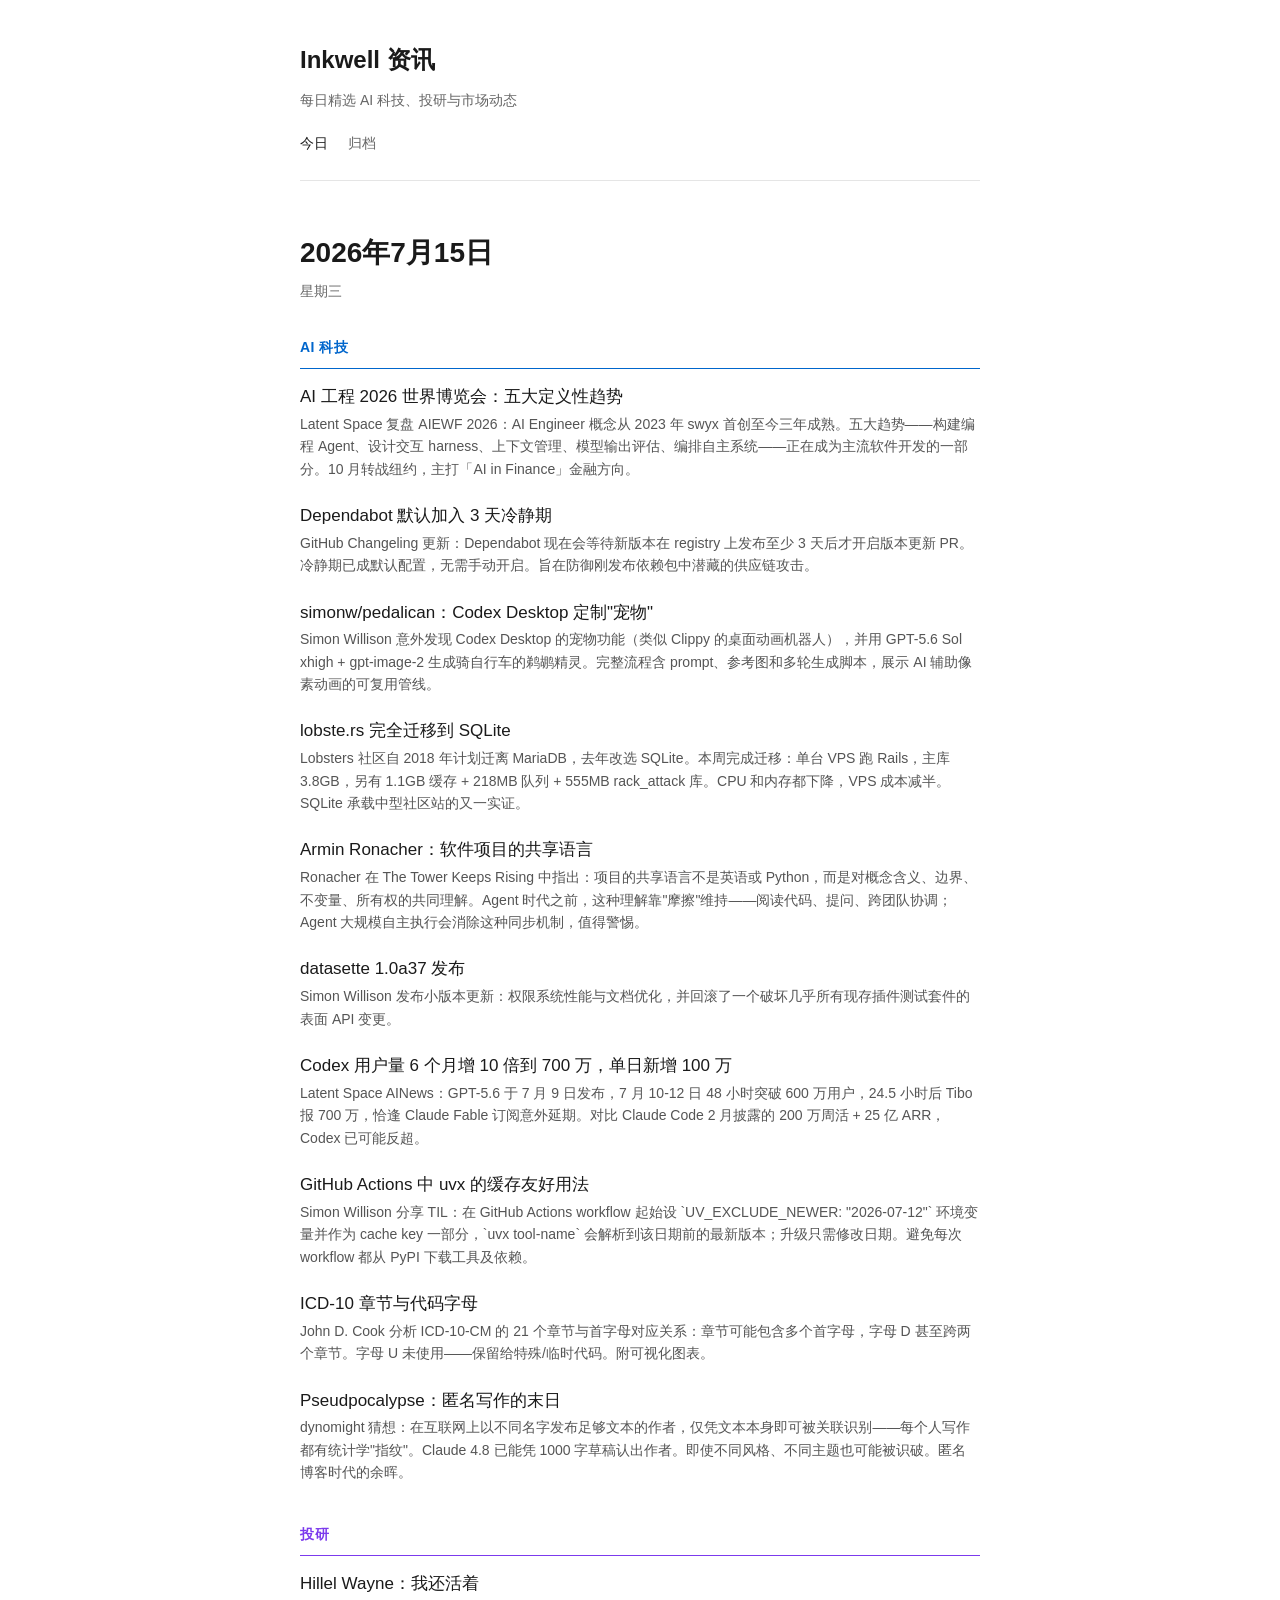
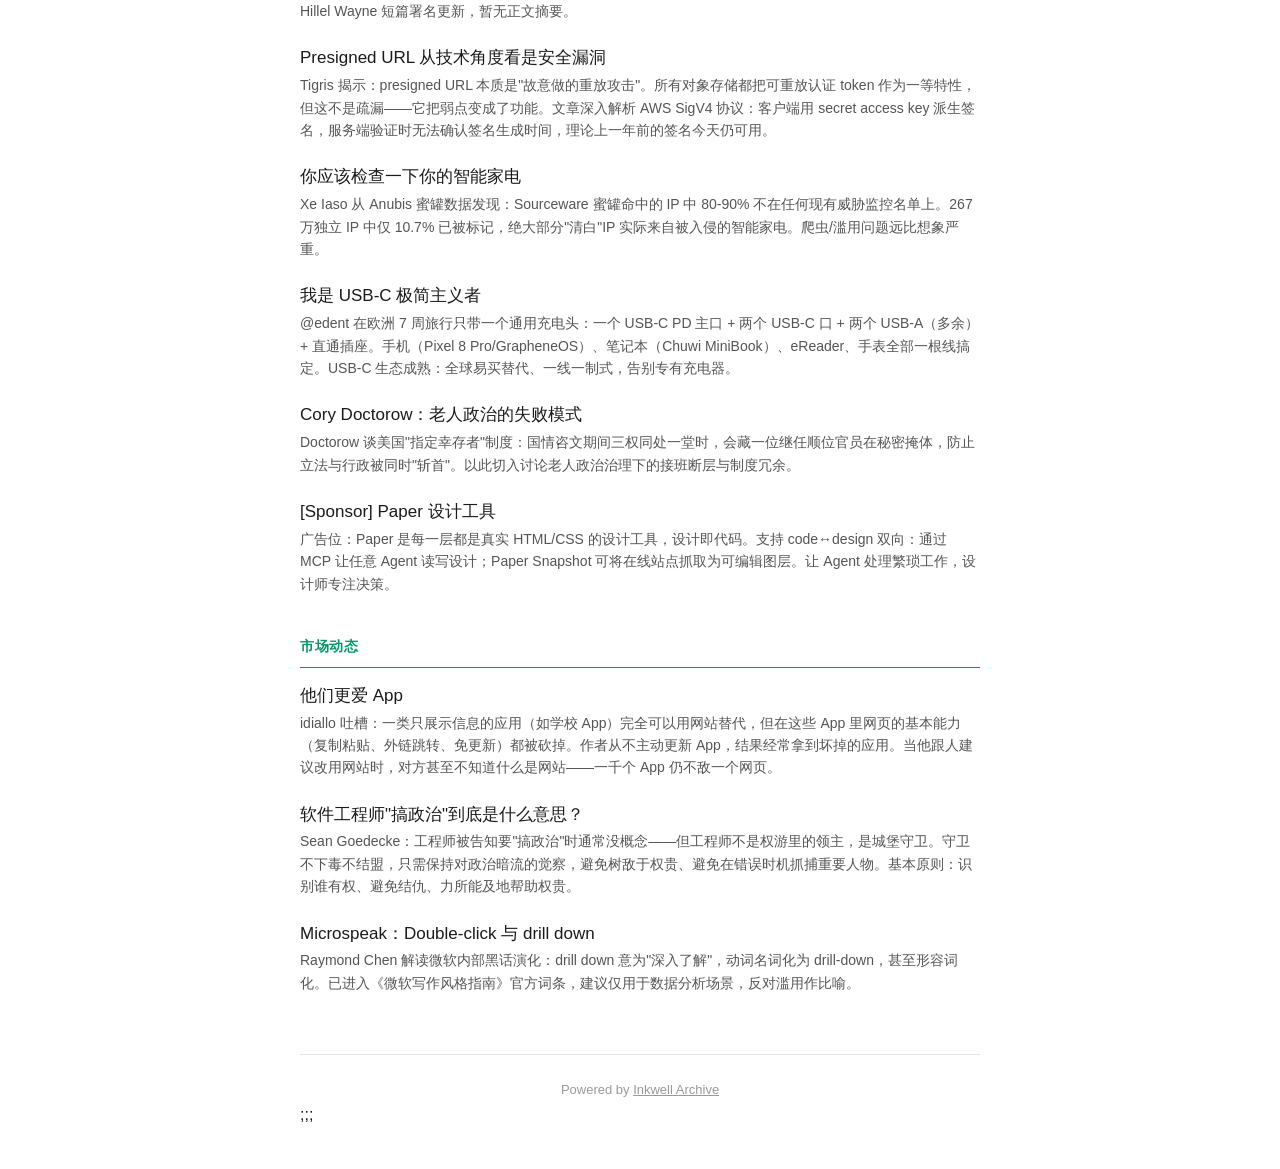
<file: date.html>
<!DOCTYPE html>
<html lang="zh-CN">
<head>
  <meta charset="UTF-8">
  <meta name="viewport" content="width=device-width, initial-scale=1.0">
  <title>资讯 - Inkwell 资讯</title>
  <link rel="stylesheet" href="style.css">
</head>
<body>
  <header class="site-header">
    <h1 class="site-title"><a href="index.html">Inkwell 资讯</a></h1>
    <p class="site-subtitle">每日精选 AI 科技、投研与市场动态</p>
    <nav class="site-nav">
      <a href="index.html">今日</a>
      <a href="archive.html" class="active">归档</a>
    </nav>
  </header>

  <main id="content">
    <!-- 内容由 JavaScript 动态加载 -->
  </main>

  <footer class="site-footer">
    <p>Powered by <a href="#" style="color: inherit;">Inkwell Archive</a></p>
  </footer>

  <script>
    // 资讯数据
    const newsData = {
  "2026-07-15": {
    "date": "2026年7月15日",
    "weekday": "星期三",
    "ai_tech": [
      {
        "title": "AI 工程 2026 世界博览会：五大定义性趋势",
        "summary": "Latent Space 复盘 AIEWF 2026：AI Engineer 概念从 2023 年 swyx 首创至今三年成熟。五大趋势——构建编程 Agent、设计交互 harness、上下文管理、模型输出评估、编排自主系统——正在成为主流软件开发的一部分。10 月转战纽约，主打「AI in Finance」金融方向。",
        "link": "https://inkwell.coze.com/article/art_iyuici",
        "category": "ai_tech"
      },
      {
        "title": "Dependabot 默认加入 3 天冷静期",
        "summary": "GitHub Changeling 更新：Dependabot 现在会等待新版本在 registry 上发布至少 3 天后才开启版本更新 PR。冷静期已成默认配置，无需手动开启。旨在防御刚发布依赖包中潜藏的供应链攻击。",
        "link": "https://inkwell.coze.com/article/art_r5xww6",
        "category": "ai_tech"
      },
      {
        "title": "simonw/pedalican：Codex Desktop 定制\"宠物\"",
        "summary": "Simon Willison 意外发现 Codex Desktop 的宠物功能（类似 Clippy 的桌面动画机器人），并用 GPT-5.6 Sol xhigh + gpt-image-2 生成骑自行车的鹈鹕精灵。完整流程含 prompt、参考图和多轮生成脚本，展示 AI 辅助像素动画的可复用管线。",
        "link": "https://inkwell.coze.com/article/art_8powyx",
        "category": "ai_tech"
      },
      {
        "title": "lobste.rs 完全迁移到 SQLite",
        "summary": "Lobsters 社区自 2018 年计划迁离 MariaDB，去年改选 SQLite。本周完成迁移：单台 VPS 跑 Rails，主库 3.8GB，另有 1.1GB 缓存 + 218MB 队列 + 555MB rack_attack 库。CPU 和内存都下降，VPS 成本减半。SQLite 承载中型社区站的又一实证。",
        "link": "https://inkwell.coze.com/article/art_o3a8eh",
        "category": "ai_tech"
      },
      {
        "title": "Armin Ronacher：软件项目的共享语言",
        "summary": "Ronacher 在 The Tower Keeps Rising 中指出：项目的共享语言不是英语或 Python，而是对概念含义、边界、不变量、所有权的共同理解。Agent 时代之前，这种理解靠\"摩擦\"维持——阅读代码、提问、跨团队协调；Agent 大规模自主执行会消除这种同步机制，值得警惕。",
        "link": "https://inkwell.coze.com/article/art_arno1q",
        "category": "ai_tech"
      },
      {
        "title": "datasette 1.0a37 发布",
        "summary": "Simon Willison 发布小版本更新：权限系统性能与文档优化，并回滚了一个破坏几乎所有现存插件测试套件的表面 API 变更。",
        "link": "https://inkwell.coze.com/article/art_4ewvr3",
        "category": "ai_tech"
      },
      {
        "title": "Codex 用户量 6 个月增 10 倍到 700 万，单日新增 100 万",
        "summary": "Latent Space AINews：GPT-5.6 于 7 月 9 日发布，7 月 10-12 日 48 小时突破 600 万用户，24.5 小时后 Tibo 报 700 万，恰逢 Claude Fable 订阅意外延期。对比 Claude Code 2 月披露的 200 万周活 + 25 亿 ARR，Codex 已可能反超。",
        "link": "https://inkwell.coze.com/article/art_ghe08o",
        "category": "ai_tech"
      },
      {
        "title": "GitHub Actions 中 uvx 的缓存友好用法",
        "summary": "Simon Willison 分享 TIL：在 GitHub Actions workflow 起始设 `UV_EXCLUDE_NEWER: \"2026-07-12\"` 环境变量并作为 cache key 一部分，`uvx tool-name` 会解析到该日期前的最新版本；升级只需修改日期。避免每次 workflow 都从 PyPI 下载工具及依赖。",
        "link": "https://inkwell.coze.com/article/art_y003pu",
        "category": "ai_tech"
      },
      {
        "title": "ICD-10 章节与代码字母",
        "summary": "John D. Cook 分析 ICD-10-CM 的 21 个章节与首字母对应关系：章节可能包含多个首字母，字母 D 甚至跨两个章节。字母 U 未使用——保留给特殊/临时代码。附可视化图表。",
        "link": "https://inkwell.coze.com/article/art_59yvdp",
        "category": "ai_tech"
      },
      {
        "title": "Pseudpocalypse：匿名写作的末日",
        "summary": "dynomight 猜想：在互联网上以不同名字发布足够文本的作者，仅凭文本本身即可被关联识别——每个人写作都有统计学\"指纹\"。Claude 4.8 已能凭 1000 字草稿认出作者。即使不同风格、不同主题也可能被识破。匿名博客时代的余晖。",
        "link": "https://inkwell.coze.com/article/art_f1aqxy",
        "category": "ai_tech"
      }
    ],
    "research": [
      {
        "title": "Hillel Wayne：我还活着",
        "summary": "Hillel Wayne 短篇署名更新，暂无正文摘要。",
        "link": "https://inkwell.coze.com/article/art_1kwo49",
        "category": "research"
      },
      {
        "title": "Presigned URL 从技术角度看是安全漏洞",
        "summary": "Tigris 揭示：presigned URL 本质是\"故意做的重放攻击\"。所有对象存储都把可重放认证 token 作为一等特性，但这不是疏漏——它把弱点变成了功能。文章深入解析 AWS SigV4 协议：客户端用 secret access key 派生签名，服务端验证时无法确认签名生成时间，理论上一年前的签名今天仍可用。",
        "link": "https://inkwell.coze.com/article/art_sgd501",
        "category": "research"
      },
      {
        "title": "你应该检查一下你的智能家电",
        "summary": "Xe Iaso 从 Anubis 蜜罐数据发现：Sourceware 蜜罐命中的 IP 中 80-90% 不在任何现有威胁监控名单上。267 万独立 IP 中仅 10.7% 已被标记，绝大部分\"清白\"IP 实际来自被入侵的智能家电。爬虫/滥用问题远比想象严重。",
        "link": "https://inkwell.coze.com/article/art_23461p",
        "category": "research"
      },
      {
        "title": "我是 USB-C 极简主义者",
        "summary": "@edent 在欧洲 7 周旅行只带一个通用充电头：一个 USB-C PD 主口 + 两个 USB-C 口 + 两个 USB-A（多余）+ 直通插座。手机（Pixel 8 Pro/GrapheneOS）、笔记本（Chuwi MiniBook）、eReader、手表全部一根线搞定。USB-C 生态成熟：全球易买替代、一线一制式，告别专有充电器。",
        "link": "https://inkwell.coze.com/article/art_zhiv1q",
        "category": "research"
      },
      {
        "title": "Cory Doctorow：老人政治的失败模式",
        "summary": "Doctorow 谈美国\"指定幸存者\"制度：国情咨文期间三权同处一堂时，会藏一位继任顺位官员在秘密掩体，防止立法与行政被同时\"斩首\"。以此切入讨论老人政治治理下的接班断层与制度冗余。",
        "link": "https://inkwell.coze.com/article/art_6o8zby",
        "category": "research"
      },
      {
        "title": "[Sponsor] Paper 设计工具",
        "summary": "广告位：Paper 是每一层都是真实 HTML/CSS 的设计工具，设计即代码。支持 code↔design 双向：通过 MCP 让任意 Agent 读写设计；Paper Snapshot 可将在线站点抓取为可编辑图层。让 Agent 处理繁琐工作，设计师专注决策。",
        "link": "https://inkwell.coze.com/article/art_shb5n0",
        "category": "research"
      }
    ],
    "market": [
      {
        "title": "他们更爱 App",
        "summary": "idiallo 吐槽：一类只展示信息的应用（如学校 App）完全可以用网站替代，但在这些 App 里网页的基本能力（复制粘贴、外链跳转、免更新）都被砍掉。作者从不主动更新 App，结果经常拿到坏掉的应用。当他跟人建议改用网站时，对方甚至不知道什么是网站——一千个 App 仍不敌一个网页。",
        "link": "https://inkwell.coze.com/article/art_vt051r",
        "category": "market"
      },
      {
        "title": "软件工程师\"搞政治\"到底是什么意思？",
        "summary": "Sean Goedecke：工程师被告知要\"搞政治\"时通常没概念——但工程师不是权游里的领主，是城堡守卫。守卫不下毒不结盟，只需保持对政治暗流的觉察，避免树敌于权贵、避免在错误时机抓捕重要人物。基本原则：识别谁有权、避免结仇、力所能及地帮助权贵。",
        "link": "https://inkwell.coze.com/article/art_t7azc0",
        "category": "market"
      },
      {
        "title": "Microspeak：Double-click 与 drill down",
        "summary": "Raymond Chen 解读微软内部黑话演化：drill down 意为\"深入了解\"，动词名词化为 drill-down，甚至形容词化。已进入《微软写作风格指南》官方词条，建议仅用于数据分析场景，反对滥用作比喻。",
        "link": "https://inkwell.coze.com/article/art_fqg7p",
        "category": "market"
      }
    ]
  },
  "2026-07-09": {
    "date": "2026年7月9日",
    "weekday": "星期四",
    "ai_tech": [
      {
        "title": "OpenAI 发布 GPT-Live",
        "summary": "Simon Willison 预览：ChatGPT 语音模式底层模型终于从 GPT-4o 时代升级为 GPT-Live（背后跑 GPT-5.5）。核心特性：**边说话边把重活派发给 GPT-5.5**——遇到需要 web search、深度推理或复杂任务时，实时把工作卸载到前沿模型，返回结果后无缝继续对话。语音助手可用性大幅提升的分水岭。",
        "link": "https://inkwell.coze.com/article/art_pid361",
        "category": "ai_tech"
      },
      {
        "title": "AI 基础设施为什么必须为 Agent Experience 演进 —— Modal CTO 访谈",
        "summary": "Latent Space Agent Cloud 系列收官访谈 Modal（刚拿 3.55 亿美元 C 轮）。**核心论点：老一代云是为\"能读文档、会看 dashboard 的人类开发者\"设计的；Agent 没有这个奢侈品**。Agent 需要能写代码、跑代码、看输出、改环境、debug 失败并快速迭代——sandbox 化基础设施是关键。对国内做 AI 中台的团队有参考价值。",
        "link": "https://inkwell.coze.com/article/art_8qoumj",
        "category": "ai_tech"
      },
      {
        "title": "Kenton Varda 引言：禁用 AI 写 PR/Commit 描述",
        "summary": "Cloudflare Workers 之父 Kenton Varda 在团队内下达 moratorium：**AI 写的 change description 比没有还糟**——只会复读\"代码里显然可见的细节\"，却漏掉真正需要的高层动机与设计取舍。Simon Willison 收录。对研发流程中\"AI 参与哪些环节\"的边界思考有参考。",
        "link": "https://inkwell.coze.com/article/art_cf2l8v",
        "category": "ai_tech"
      },
      {
        "title": "[AINews] Lilian Weng 总结 35 篇 Harness Engineering for RSI 论文",
        "summary": "Latent Space 快讯：Meta Superintelligence 抢占图像/视频模型 Top 2/3（Muse Image/Video 无 paper）；Lilian Weng 罕见发长文综述 harness 工程与递归自我改进（RSI）——**未来 RSI 有多依赖 harness 尚难预测，但 harness 工程会朝自我改进方向进化，反过来又让模型更聪明**。是 Agent 层演进的重要理论坐标。",
        "link": "https://inkwell.coze.com/article/art_9d1gk1",
        "category": "ai_tech"
      },
      {
        "title": "越轨行为的衰退 2",
        "summary": "Adam Mastroianni《The Decline of Deviance》续篇。原文核心：**1990 年代以来风险偏好和规则破坏在下降——好处是犯罪减少，坏处是创新也在减少**；根源是繁荣升高了\"可失去的东西\"。续篇收集大量反馈后推进讨论：为什么孩子们不再抽烟没人在乎、系列续集为何泛滥。是理解代际创新意愿变化的长文。",
        "link": "https://inkwell.coze.com/article/art_nzhsl7",
        "category": "ai_tech"
      }
    ],
    "research": [
      {
        "title": "'PARRY Encounters the DOCTOR' — 1973 年的聊天机器人对聊天机器人",
        "summary": "John Gruber 挖出 1973 年 RFC 439：Kenneth Colby 的偏执型精神分裂模拟机器人 PARRY，被人接入 ELIZA/DOCTOR，两个 AI 现场互怼——由 Vint Cerf 记录成 RFC。Vint Cerf 上周从 Google 退休，享年 83。适合作为\"AI 对话史\"的历史锚点。",
        "link": "https://inkwell.coze.com/article/art_tkw8yd",
        "category": "research"
      },
      {
        "title": "Mac App 逃离 Squircle Jail 的方式",
        "summary": "Tyler Hall 揭示：macOS Tahoe 强制第三方 App 走 squircle 图标模具，但**只要 App 不上 Mac App Store**，就能通过 `NSDockTilePlugIn` API 保留自定义图标。Iris 已内置该逃逸路径。是 App Store 与非 Store 应用体验持续分化的又一个信号。",
        "link": "https://inkwell.coze.com/article/art_o5enkm",
        "category": "research"
      },
      {
        "title": "'Searching for SmarterChild' 纪录片 Kickstarter",
        "summary": "Gruber 支持：Lindsey Sitz 和 Zan Gillies 众筹一部纪念 SmarterChild 的纪录片。SmarterChild 是 2000 年代 AOL Instant Messenger 上的爆款聊天机器人，全盛期拥有 3000 万\"好友\"，可视为消费级 chatbot 的鼻祖之一。",
        "link": "https://inkwell.coze.com/article/art_qojtp8",
        "category": "research"
      },
      {
        "title": "我和 ELIZA 的对话",
        "summary": "Gruber 在 ELIZA Archeology Team 复刻的网页版上重跑经典 60 年代对话机器人，全程展示\"if/then 语法解析\"的机械感。核心结论：**ELIZA 的历史地位与实际交互能力相差极大**——它更多是个文化符号而非技术标杆。对当下 LLM 的\"人格化\"讨论是一个反向参照。",
        "link": "https://inkwell.coze.com/article/art_ao6pt0",
        "category": "research"
      },
      {
        "title": "The ELIZA Archaeology Project",
        "summary": "MIT Project MAC 时代 Joseph Weizenbaum 原始 ELIZA 的考古复刻项目，提供精准还原实现 + 计划出版的书稿。呼应 Weizenbaum 后来警告\"不要把机器当人对待\"的立场——AI 伦理讨论的历史源头。",
        "link": "https://inkwell.coze.com/article/art_knmtnu",
        "category": "research"
      },
      {
        "title": "初代 Macintosh 的 App 图标设计传统",
        "summary": "Dr. Drang 密集展示原始 Macintosh 一位（1-bit）图标：Apple 用\"倾斜矩形 + 手形\"标记 App，直立矩形 + 折角标记文档，形成早期视觉语言。TeachText 一开始就没有手（用铅笔），是\"应用即工具\"图标语言的前奏。当下 squircle 争议的历史参照。",
        "link": "https://inkwell.coze.com/article/art_4abfcl",
        "category": "research"
      },
      {
        "title": "[Sponsor] WorkOS Pipes：一次 API 调用完成集成",
        "summary": "广告位：WorkOS Pipes 把 GitHub/Slack/Salesforce/Google Drive 等 100+ 第三方 OAuth 集成收敛成一次 API 调用，处理 token 刷新和凭证存储。Agent 时代减少 integration 工作量的典型基础设施。",
        "link": "https://inkwell.coze.com/article/art_5tadvf",
        "category": "research"
      },
      {
        "title": "一个只影响左撇子用户的 Bug",
        "summary": "@edent 用中世纪风格记录 WordPress 站点的一个 bug：JS 精简后，右滑触发的\"回复\"按钮位于左侧，只有左手拇指滑动的用户会误触弹出评论框。作者是右撇子所以从没复现过——**\"设备/习惯的隐性 monoculture\"如何造出无形 bug**，是无障碍/可用性测试的经典案例。",
        "link": "https://inkwell.coze.com/article/art_ur67lb",
        "category": "research"
      },
      {
        "title": "Agent 是 Monad（但不是那种）",
        "summary": "Xe Iaso 提出：**AI Agent 的本质是它的 state——把 state 剥掉，剩下的不是弱化的 Agent，而只是底模**。这里的 hyle（质料，模型权重）与 pneuma（灵魂，Agent 状态）截然不同。Cat-theory 的 monad 是 blind to state 的抽象，而 Agent 的 monad 更像莱布尼茨的单子（Monad）——每一个都有具体状态。给 Agent 系统建模的哲学视角。",
        "link": "https://inkwell.coze.com/article/art_vr5pwa",
        "category": "research"
      }
    ],
    "market": [
      {
        "title": "从零手写 LLM 第 34b 部分 —— 用 JAX 实现 GPT-2",
        "summary": "Giles Thomas 自 2024 年 12 月开始的长跑系列收官。**规则：只按自己的笔记从零搭 LLM，不看 Raschka 原书代码，也不看之前的 PyTorch 版本，改用 JAX 强制自己不\"复述\"记忆**。这套\"再造轮子验证掌握\"的学习法适合任何深度技术复盘。",
        "link": "https://inkwell.coze.com/article/art_ti14xt",
        "category": "market"
      },
      {
        "title": "然后那个亿万富翁替我们付了 5.5 亿美元的账",
        "summary": "idiallo.com：Snap CEO Evan Spiegel 夫妇捐 5.5 亿美元给 Undue Medical Debt，替加州人偿还医疗债务。作者不否认善行，但提醒\"公开善举往往不像它看起来的样子\"——**从盖茨的捐赠承诺到 TV 改造节目背后，都存在被光环遮蔽的结构性问题**。是慈善叙事的冷思考。",
        "link": "https://inkwell.coze.com/article/art_thjzhp",
        "category": "market"
      },
      {
        "title": "如何重振社会结构？",
        "summary": "Henrik Karlsson 新文（内容需订阅）+ Jockum Nordström 手绘配图。社会资本/社群维系是他近期核心议题——对判断\"AI 会加速还是修补社会原子化\"的读者值得追踪。",
        "link": "https://inkwell.coze.com/article/art_1pgsiz",
        "category": "market"
      },
      {
        "title": "另一种 Control Flow Guard 检查：合并验证与调用",
        "summary": "Raymond Chen 深挖 Windows CFG：`LdrpValidateUserCallTarget` 除了纯验证版本，还有一个\"验证后直接调用\"的合并版本——因为验证完函数指针基本都会立即调用，合并可省寄存器保存成本，但代价是**调用约定必须变**（参数寄存器不能与 call target 用的重叠）。x86-64 汇编级细节，操作系统安全实现参考。",
        "link": "https://inkwell.coze.com/article/art_d3axlc",
        "category": "market"
      }
    ]
  },
  "2026-07-08": {
    "date": "2026年7月8日",
    "weekday": "星期三",
    "ai_tech": [
      {
        "title": "sqlite-utils 4.0, now with database schema migrations",
        "summary": "Simon Willison 发布 sqlite-utils 4.0，是继 2020 年 11 月 3.0 之后的首次主版本升级，也是该项目第 124 次发布。三大新特性：数据库 schema migrations（迁移可追踪已应用记录）、通过 `db.atomic()` 支持嵌套事务、复合外键。破坏性变更集中在 upgrade guide。`table.transform()` 提供超越 SQLite `ALTER TABLE` 的能力。",
        "link": "https://inkwell.coze.com/article/art_elsy0h",
        "category": "ai_tech"
      },
      {
        "title": "sqlite-migrate 0.2",
        "summary": "独立的 sqlite-migrate 库正式退休，本次 0.2 版本改为对 sqlite-utils 4.0 内建 migrations 的兼容 shim。功能收敛回 sqlite-utils 主库。",
        "link": "https://inkwell.coze.com/article/art_p45z18",
        "category": "ai_tech"
      },
      {
        "title": "github-code Web Component",
        "summary": "Simon Willison 用 GPT-5.5 vibe-code 出一个 Web Component `<github-code href=\"...\">`，可把 GitHub 代码链接 embed 为带行号的代码块（通过 raw.githubusercontent.com fetch 指定行范围）。展示\"提示词→Web Component\"这类小工具的开发范式。",
        "link": "https://inkwell.coze.com/article/art_6tt847",
        "category": "ai_tech"
      },
      {
        "title": "sqlite-utils 4.0",
        "summary": "稳定版发布公告，指向\"sqlite-utils 4.0, now with database schema migrations\"细节文章。",
        "link": "https://inkwell.coze.com/article/art_2akv9y",
        "category": "ai_tech"
      },
      {
        "title": "sqlite-utils 4.0rc4",
        "summary": "4.0 稳定版之前的最后一个 RC，主要吸收了 Claude Fable 5 的详细代码 review 反馈。",
        "link": "https://inkwell.coze.com/article/art_idghw1",
        "category": "ai_tech"
      },
      {
        "title": "[AINews] The Field Guide to Fable",
        "summary": "Latent Space 快讯：General Intuition 和姚顺雨（Shunyu Yao）都发了新模型，业界等待 GPT-5.6 Sol Ultra 发布，而 Fable 5 的订阅补贴即将结束。Thariq 连夜把 keynote 转成 Fable 使用指南：模型约束往往来自 US（harness/prompt），碰到新模型应主动解除旧约束。",
        "link": "https://inkwell.coze.com/article/art_gv4y70",
        "category": "ai_tech"
      }
    ],
    "research": [
      {
        "title": "Let AI Burn",
        "summary": "Ed Zitron（wheresyoured.at）发布本周长文预告：本周刊出《Hater's Guide to Softbank》深度扒孙正义作为\"科技圈最堕落赌徒\"如何为 AI 泡沫最大规模的崩塌埋下基础；周五将深入记忆芯片行业。付费订阅 $70/年，每期 5000-18000 词。AI 泡沫论重要视角。",
        "link": "https://inkwell.coze.com/article/art_hu4mf5",
        "category": "research"
      },
      {
        "title": "OS 27 Developer Beta 3 Enables New 'Pace' and 'Expressivity' Sliders for Siri's New Voices",
        "summary": "iOS 27 开发者 Beta 3 启用 Siri 语音的\"节奏（Pace）\"和\"表现力（Expressivity）\"两个滑块（此前标记为 Coming soon）。John Gruber 已把主力 iPhone 17 Pro 全线切到 Beta，表示稳定性和 Siri AI 实用性都足够，公共 Beta 预计临近。",
        "link": "https://inkwell.coze.com/article/art_xe0aak",
        "category": "research"
      },
      {
        "title": "Pluralistic: How US states and international trustbusters can beat Big Tech (07 Jul 2026)",
        "summary": "Cory Doctorow 每日专栏，主推文《美国各州与国际反垄断机构如何击败大科技》——共同敌人是特朗普政府和其扶持的科技巨头。附大量\"Object permanence\"链接和文化观察。",
        "link": "https://inkwell.coze.com/article/art_2idlyd",
        "category": "research"
      }
    ],
    "market": [
      {
        "title": "How did Windows 95 decide that a setup program ran?",
        "summary": "Raymond Chen 揭秘 Windows 95 判定\"某程序是不是安装程序\"的猜启发式：程序名中包含 setup/install/inst/imposta（意）/ayarla（土）/felrak（匈）等魔法词即被判为 setup。install 和 inst 并列冗余是历史遗留。适合了解早期 OS 设计的经验主义思路。",
        "link": "https://inkwell.coze.com/article/art_lgat3u",
        "category": "market"
      },
      {
        "title": "Kort geding aandeelhouders Solvinity",
        "summary": "Bert Hubert 荷兰语记录 Solvinity（DigiD 背后公司）股东状告国务秘书的紧急听证：荷兰政府拒收购、又阻止 Solvinity 出售给美国公司。数字经济与主权命题的现场记录，媒体报道多有遗漏。",
        "link": "https://inkwell.coze.com/article/art_yrz8ey",
        "category": "market"
      },
      {
        "title": "Content addressing in package managers",
        "summary": "系统梳理\"内容寻址\"（用数据的加密哈希而非名字或位置来标识）在包管理器各层的落点：一个端到端内容寻址的包管理器，其 registry index、metadata、artifact、artifact 内文件都以哈希命名，可从任意源获取并本地校验。回顾多个已部分实现该思路的系统。",
        "link": "https://inkwell.coze.com/article/art_1uzwlr",
        "category": "market"
      },
      {
        "title": "Blog about things you don't understand yet",
        "summary": "Sean Goedecke 写作观：每篇发出去的文章至少代表两件学到的东西——写作动机 + 写作过程中学到的东西。如果写作过程本身没学到新东西，说明这个话题不值得发。写作是学习的强制机制。",
        "link": "https://inkwell.coze.com/article/art_qgqvu4",
        "category": "market"
      }
    ]
  },
  "2026-07-07": {
    "date": "2026年7月7日",
    "weekday": "星期二",
    "ai_tech": [
      {
        "title": "Life with hazard ratios",
        "summary": "dynomight 讲清了健康研究里\"风险比 HR\"的实际意义：HR=0.90 或 HR=1.30 到底改变多少寿命预期？给出把 HR 换算成实际生命期望损益的方法，帮助读者对纤维素、吸烟等健康新闻做出更理性判断。",
        "link": "https://inkwell.coze.com/article/art_gsxcau",
        "category": "ai_tech"
      },
      {
        "title": "e approximation",
        "summary": "数学博客 John D. Cook 推荐分数 e ≈ 2721/1001，denominator 只有 10 bit 却精确到 7-8 位有效数字，二进制下前 20 位完全一致，远优于简单截断 2718/1000。是数值逼近里少见的\"高性价比\"经典例子。",
        "link": "https://inkwell.coze.com/article/art_l1i1ky",
        "category": "ai_tech"
      },
      {
        "title": "Reproducing a geometry theorem diagram",
        "summary": "John D. Cook 复现一个古典几何定理图：以 AB 为直径的圆、CD 垂直、内切圆等。作者对比\"猜出 C=(cos 1, sin 1)\"与解析法两种复原方式，展示几何题图纸背后蕴含的推导美学。",
        "link": "https://inkwell.coze.com/article/art_dan02g",
        "category": "ai_tech"
      },
      {
        "title": "sqlite-utils 4.0rc3",
        "summary": "Simon Willison 发布 sqlite-utils 4.0rc3，用 Claude Fable 5 + GPT-5.5 联合刷 issue/PR 队列，最大新特性是内省和创建复合外键。同时兼容 SQLite 大小写不敏感列名约定，涉及多处 subtle 破坏性变更。",
        "link": "https://inkwell.coze.com/article/art_3i9zor",
        "category": "ai_tech"
      }
    ],
    "research": [
      {
        "title": "★ Apple Should Eliminate the App Icon 'Squircle Jail'",
        "summary": "John Gruber 力挺 Rogue Amoeba 的 Paul Kafasis：Apple 强制所有 App 图标塞进圆角矩形（\"squircle jail\"）是可用性和创意的倒退，图标失去辨识度也没有技术必要性。Liquid Glass 已被内部承认犯错，Golden Gate 已在悄悄修补，Apple 应恢复图标自由造型。",
        "link": "https://inkwell.coze.com/article/art_97g2yk",
        "category": "research"
      },
      {
        "title": "Markdown Now Has a UTI in Apple's Version 27 OSes",
        "summary": "Apple 27 系列 OS 第三个开发者 Beta 首次内置 Markdown 的官方 Uniform Type Identifier：`net.daringfireball.markdown`，conforms to `public.utf8-plain-text`。John Gruber 22 年前定义的 Markdown 终获系统级承认，UTF-8 也被官方钦定为默认编码。",
        "link": "https://inkwell.coze.com/article/art_phdh1f",
        "category": "research"
      },
      {
        "title": "Backblaze Versus Dropbox",
        "summary": "Backblaze 悄悄停止备份 iCloud/Dropbox/Google Drive/OneDrive 云同步目录内容，只备份\"占位符\"文件，用户可能在丢数据时才发现。John Gruber 复盘一年来的用户困惑，指出问题根源是云盘同步与本地备份边界模糊，用户需重新审视备份策略。",
        "link": "https://inkwell.coze.com/article/art_vukll",
        "category": "research"
      },
      {
        "title": "Allen Pike, Back in November: 'Why Is ChatGPT for Mac So Good?'",
        "summary": "Gruber 转发 Allen Pike 观点：桌面仍是工作发生的地方，OpenAI 收购 Sky 加码桌面、Anthropic 靠模型质量抢滩，反而 Google Gemini for Mac 做得敷衍。ChatGPT for Mac 之所以出色，是罕见地把\"Mac 原生质感\"当成一等公民对待。",
        "link": "https://inkwell.coze.com/article/art_61z7ty",
        "category": "research"
      },
      {
        "title": "ATP Member Special: Mac-Assed Mac Apps",
        "summary": "Accidental Tech Podcast 会员特辑聚焦\"Mac-assed Mac apps\"这一评价体系：什么样的应用才配称原生 Mac 应用，以及为什么开发者和用户都应该在意这件事。会员订阅 $8/月，Gruber 强推。",
        "link": "https://inkwell.coze.com/article/art_m3yb2t",
        "category": "research"
      },
      {
        "title": "Maestral, the Open Source Splendidly Simple Mac Dropbox Client, Has Been Retired",
        "summary": "开源极简 Mac Dropbox 客户端 Maestral 于 2026 年 6 月正式停止维护，7 月 28 日 GitHub 项目归档。开发者 Sam Schott 因个人时间与 Dropbox 使用退坑双原因退出。老用户仍可用至证书过期。",
        "link": "https://inkwell.coze.com/article/art_ie8mu6",
        "category": "research"
      },
      {
        "title": "Jason Snell Ends His Column, and 28-Year Run, at Macworld",
        "summary": "Jason Snell 结束在 Macworld 长达 28 年的专栏，从 1997 年 Apple 濒临倒闭时入职写到今日 Apple 市值巅峰。文章回顾了整个 Steve Jobs 回归时代的媒体见证史，是 Apple 生态一个时代的落幕。",
        "link": "https://inkwell.coze.com/article/art_irn9l2",
        "category": "research"
      },
      {
        "title": "Premium: The Hater's Guide To SoftBank",
        "summary": "Ed Zitron 深度开火 SoftBank 46 届股东会：孙正义靠 \"AGI 幻灯片\"和\"未拴绳鹅\"级别的画饼撑住集团估值，实则 Vision Fund 巨亏、OpenAI 承诺资金存疑。深扒 SoftBank 财务结构与 AI 押注风险，AI 泡沫论重要一手素材。",
        "link": "https://inkwell.coze.com/article/art_ynz6ii",
        "category": "research"
      },
      {
        "title": "I'm just so bored of AI",
        "summary": "shkspr.mobi 作者对满口 AI 的技术圈发出社交疲劳吐槽：让人想起大学时初尝致幻剂逢人便布道的舍友，\"你让电脑帮你打给妈妈\"并不高级。反映了开发者社区对 AI 话语过载的一种情绪反弹。",
        "link": "https://inkwell.coze.com/article/art_938le9",
        "category": "research"
      }
    ],
    "market": [
      {
        "title": "Amazon Basics, but for intellectual property.",
        "summary": "作者剖析 Amazon 利用平台数据抄袭第三方卖家商品的顽疾：作为服务方掌握全部销售数据，可无成本复制爆款。此模式正被 AI 训练数据搬到 IP 领域——AI 公司也在用\"平台方数据优势\"抄创作者。",
        "link": "https://inkwell.coze.com/article/art_cnpou1",
        "category": "market"
      },
      {
        "title": "GLM 5.2 and the coming AI margin collapse (part 1)",
        "summary": "⚠️ 重点：作者预警 AI 经济学被严重低估的转折——真正的\"DeepSeek 时刻\"正在到来。GLM 5.2 等开源模型将击穿闭源 API 定价，头部厂商推理毛利面临系统性坍塌。首篇聚焦市场对 DeepSeek R1 反应的重新解读，第二篇待发。",
        "link": "https://inkwell.coze.com/article/art_xoxzm6",
        "category": "market"
      },
      {
        "title": "C2PA only works if everything is signed",
        "summary": "欧盟 AI Act 一个月后强制生效，要求 AI 生成内容要么打水印要么用\"数字签名元数据\"（C2PA Content Credentials）。作者论证：水印可 trivial 移除、C2PA 只有全网强制签名才有意义，否则形同虚设，欧盟合规路径实际不可行。",
        "link": "https://inkwell.coze.com/article/art_hc1mu0",
        "category": "market"
      },
      {
        "title": "Stephan's Quintet",
        "summary": "独立天文爱好者 maurycyz 用自建望远镜拍下著名的斯蒂芬五重奏星系，通过 z=0.0026 vs z=0.022 的红移数据分析证明其中一颗蓝色旋涡星系并非真正成员。业余极客的深空天文实拍与数据分析范本。",
        "link": "https://inkwell.coze.com/article/art_2kkkq9",
        "category": "market"
      },
      {
        "title": "I opened a file with FILE_FLAG_DELETE_ON_CLOSE, but now I changed my mind",
        "summary": "Raymond Chen 深挖 Windows CreateFile 的 FILE_FLAG_DELETE_ON_CLOSE：设了就不能撤回。正确做法是先普通打开、按需在最后一份句柄关闭前用 SetFileInformationByHandle + FILE_DISPOSITION_INFO 切换删除意图，实现条件性延迟删除。",
        "link": "https://inkwell.coze.com/article/art_ttaomx",
        "category": "market"
      }
    ]
  },
  "2026-07-06": {
    "date": "2026年7月6日",
    "weekday": "星期一",
    "ai_tech": [
      {
        "title": "sqlite-utils 4.0rc2, mostly written by Claude Fable (for about $149.25)",
        "summary": "Simon Willison 分享 sqlite-utils 4.0rc2 稳定版收尾实战：借 Claude Fable Max 订阅到期前的算力窗口（累计花费 $149.25），让 Fable 全流程审查代码库，一次性揪出 5 个 release blocker，其中 delete_where() 未提交事务将永久污染连接、导致数据丢失。「LLM 兜底大版本 SemVer 审查」范式跑通。",
        "link": "https://inkwell.coze.com/article/art_f25dxd",
        "category": "ai_tech"
      },
      {
        "title": "sqlite-utils 4.0rc2",
        "summary": "Simon Willison 同日短讯：sqlite-utils 4.0rc2 已发布，正式指向前一篇 Claude Fable 协作长文。作为 SemVer 语义化版本正式候选，本轮为 4.0 stable 前最后一次收敛，无新破坏性变更。",
        "link": "https://inkwell.coze.com/article/art_9b4ung",
        "category": "ai_tech"
      }
    ],
    "research": [
      {
        "title": "Travel notes: PLDI Boulder",
        "summary": "程序语言实现顶会 PLDI 2026 Boulder 现场手记：作者第四次参会，重点参加 EGRAPHS workshop，多次听到 Knuth-Bendix 完备化算法。含 e-graph 优化、编译器研究圈层社交观察，以及 Denver 机场到 Boulder 的通勤实录，PL 圈层内部生态窥探。",
        "link": "https://inkwell.coze.com/article/art_5wz4j5",
        "category": "research"
      }
    ],
    "market": []
  },
  "2026-07-05": {
    "date": "2026年7月5日",
    "weekday": "星期日",
    "ai_tech": [
      {
        "title": "Building a World Map with only 500 bytes",
        "summary": "Simon Willison 转发 Iwo Kadziela（Codex 协作）的极客小品：仅 445 字节数据 + deflate 压缩 + 极短 JavaScript，即可生成可辨识的 ASCII 世界地图。首次演示 fetch() 可直接吞 data: URI + DecompressionStream，工程美学十足。",
        "link": "https://inkwell.coze.com/article/art_b43739",
        "category": "ai_tech"
      },
      {
        "title": "Better Models: Worse Tools",
        "summary": "Simon Willison 转 Armin Ronacher 观察：新款 Claude Opus 4.8 在 Pi 的 edit 工具嵌套 edits[] 数组里频繁凭空多塞字段，导致工具调用被拒。反直觉结论——「更强模型 ≠ 更稳工具调用」，schema 校验会随能力提升而更容易失效。",
        "link": "https://inkwell.coze.com/article/art_66sjof",
        "category": "ai_tech"
      },
      {
        "title": "Does additional data always reduce posterior variance?",
        "summary": "John D. Cook 一篇贝叶斯小品：「更多数据一定降低后验方差吗？」——答案是否定的。虽然一般情况下后验会收缩，但存在反例，新观测可能与先验冲突反而放大不确定性。附数值化推演，统计学直觉纠偏。",
        "link": "https://inkwell.coze.com/article/art_van2qt",
        "category": "ai_tech"
      }
    ],
    "research": [
      {
        "title": "From the DF Archive: ‘Electron and the Decline of Native Apps’",
        "summary": "John Gruber 从 2018 年 DF 存档翻出旧文重贴——那年他就警告 Electron 是原生应用体验的祸根，如今 Claude、Slack、VS Code 全线套壳，Mac 原生美感被稀释。历史坐标回望 8 年前判断精准兑现。",
        "link": "https://inkwell.coze.com/article/art_hpxijf",
        "category": "research"
      },
      {
        "title": "Fantastical 4.1.15 Adds Calendar Mirroring",
        "summary": "Flexibits 发布 Fantastical 4.1.15：新增 Calendar Mirroring，可把工作/私人两本日历打通，事件双向映射且完全本地处理、不经服务器。可选「详情或忙碌块」两档隐私粒度，是本地优先跨账号协作范例。",
        "link": "https://inkwell.coze.com/article/art_542tod",
        "category": "research"
      },
      {
        "title": "Combined 1D and 2D Barcodes",
        "summary": "shkspr.mobi 极客实验：把 1D UPC 条码嵌进 QR Code 中央区域，扫描器远看识别 QR、近看识别一维码。1970 年代条码 vs. 未来 QR 的过渡兼容方案，附完整生成脚本。",
        "link": "https://inkwell.coze.com/article/art_heykmj",
        "category": "research"
      },
      {
        "title": "Better Models: Worse Tools",
        "summary": "Armin Ronacher 原文首发：Claude Opus 4.8 调用 Pi 的 edit 工具时凭空捏造嵌套字段（如 edits[].newContent 里多出 unknown key），导致工具因 schema 不匹配拒绝执行。作者两天调试后判定：模型能力提升带来副作用，参数捏造比幻觉输出更隐蔽、更致命。",
        "link": "https://inkwell.coze.com/article/art_d2ub3b",
        "category": "research"
      }
    ],
    "market": [
      {
        "title": "This Week in Package Management: 4 July 2026",
        "summary": "nesbitt.io 第 7 周包管理周报：Hex 2.5.0 上线组织级依赖政策（HEX_POLICY），项目可从组织仓库拉取命名策略过滤高风险版本；APT 亦有多项更新。Erlang/Elixir 生态在供应链安全上再进一步。",
        "link": "https://inkwell.coze.com/article/art_z1k632",
        "category": "market"
      },
      {
        "title": "megawatts by microwave",
        "summary": "computer.rip 长文《megawatts by microwave》：从 1914 年内政部对哥伦比亚河的开发调研讲起，回顾大萧条时代 Grand Coulee 水坝供电大西北的经典史，为下一步「微波无线输电」远景铺陈历史脉络。",
        "link": "https://inkwell.coze.com/article/art_9qdstu",
        "category": "market"
      }
    ]
  },
  "2026-07-04": {
    "date": "2026年7月4日",
    "weekday": "星期六",
    "ai_tech": [
      {
        "title": "Open Source AI Gap Map",
        "summary": "Current AI 非营利联盟发布 Open Source AI Gap Map v0.1，深入索引 421 个开源 AI 产品（266 工具+85 模型+50 数据集+20 硬件），并把 1184 份 YAML 全部放到 MIT 许可的 GitHub 仓库，另有 24400 长尾条目待挖。首个真正意义上的开源 AI 生态版图。",
        "link": "https://inkwell.coze.com/article/art_pqmshf",
        "category": "ai_tech"
      },
      {
        "title": "Quoting Josh W. Comeau",
        "summary": "Josh W. Comeau 反馈：新课 Whimsical Animations 销量仅为往年 1/3，同行普遍营收下滑 50%+。原因是双重打击——开发者担心岗位消失不愿投资学习，能学的人又转向 LLM 一对一辅导。开发者教育市场正被 AI 结构性冲击。",
        "link": "https://inkwell.coze.com/article/art_1rgac3",
        "category": "ai_tech"
      },
      {
        "title": "Fable's judgement",
        "summary": "Simon Willison 从 Claude Code 团队 Cat Wu / Thariq 处获得核心 tip：与其规定 Fable 何时写测试，不如让它「自行判断」。他进一步在 memory file 里写入「所有编码任务，用你的判断分派给合适的低算力子 Agent」，一举压低 Fable 昂贵 token 消耗。",
        "link": "https://inkwell.coze.com/article/art_ugh2rl",
        "category": "ai_tech"
      },
      {
        "title": "June 2026 newsletter",
        "summary": "Simon Willison 6 月付费月报出炉：本期覆盖 Claude Fable 5、GPT-5.6、美国出口管制，重点判定 GLM-5.2 为当前最强开源权重模型，同时宣告「Tokenmaxxing 时代已过」——效率不再靠堆 token。付费墙 10 美元/月，比公开版早一个月。",
        "link": "https://inkwell.coze.com/article/art_t5n040",
        "category": "ai_tech"
      },
      {
        "title": "Google DeepMind and A24 announce first-of-its-kind research partnership",
        "summary": "Google DeepMind 与好莱坞制片厂 A24 官宣联合科研合作——AI 巨头首次与顶级独立影视厂建立研究伙伴关系，方向指向下一代生成式影像。为 Gen-AI 内容工业化落地打开电影级样本入口。",
        "link": "https://inkwell.coze.com/article/art_yq0lin",
        "category": "ai_tech"
      },
      {
        "title": "AIEWF Daily Dispatch: The great loops debate and the state of AI engineering",
        "summary": "AIEWF 收官日 Loop 大辩论：Ralph Loop 作者 Geoffrey Huntley、Keycard 的 Ian Livingstone 力挺自动化软件工厂「已不可逆」，HumanLayer 的 Dex Horthy、Subroutine 的 Greg Pstrucha 反问理想与现实差距。可验证性成为 loop 派唯一底线。",
        "link": "https://inkwell.coze.com/article/art_uyevgc",
        "category": "ai_tech"
      },
      {
        "title": "Vercel's Andrew Qu on why agents are a new kind of software",
        "summary": "Vercel Chief of Software Andrew Qu 详解：Agents 是全新形态的软件，不只是 UI 上加个聊天框。Vercel 自研 MCP 库、skills.sh 和 eve 框架，公司正在把自身「Agent 化」。这是 Vercel 从 web 部署平台向 Agent 底座转型的官方宣言。",
        "link": "https://inkwell.coze.com/article/art_tjallb",
        "category": "ai_tech"
      }
    ],
    "research": [
      {
        "title": "★ Claude’s Criminally Bad Electron Mac App Is an Inside Job",
        "summary": "John Gruber 猛批 Anthropic Claude Mac 桌面应用——Electron 套壳、体验拉垮已两年，讽刺意味在于 Anthropic 自家 Claude Code 已能自动生成原生 SwiftUI 代码。用不用 Claude Code 造 Claude for Mac，成为 Anthropic 工程文化的公开测试。",
        "link": "https://inkwell.coze.com/article/art_dbcjgm",
        "category": "research"
      },
      {
        "title": "Pluralistic: CARDiac, syntax coloring, view source and vibe code (03 Jul 2026)",
        "summary": "Cory Doctorow 新篇：从 1970 年代纸板计算机 CARDiac 讲到 vibe coding，直击当代抽象层过厚导致「查看源代码」失灵、隐性认知损耗剧增，抽象越强代价越大。他警告：程序员正把可解释性主权交给不透明系统。",
        "link": "https://inkwell.coze.com/article/art_2e4yvt",
        "category": "research"
      }
    ],
    "market": [
      {
        "title": "How did we conclude that CcNamespace.dll was the ringleader of a group of DLLs that unloaded prematurely?",
        "summary": "Raymond Chen 追加案例：如何在崩溃 dump 里定位到 CcNamespace.dll 是一群 CloudNs 系列 DLL 提前卸载的元凶——利用 Windows 卸载 DLL 环形历史 + 命名族群，反推第三方 DLL 生命周期漏洞。经典调试思路教材。",
        "link": "https://inkwell.coze.com/article/art_g4tqqu",
        "category": "market"
      },
      {
        "title": "Midnight Train to Stockholm",
        "summary": "Copenhagen 程序员 Mat Duggan 从马尔默夜车赴斯德哥尔摩，实地写了瑞典高铁 vs. 飞行 vs. 夜卧的选择分析——工程师视角评估欧洲城际交通体验，附中年出差实操心得。",
        "link": "https://inkwell.coze.com/article/art_xmes9e",
        "category": "market"
      }
    ]
  },
  "2026-07-03": {
    "date": "2026年7月3日",
    "weekday": "星期五",
    "ai_tech": [
      {
        "title": "The website of the future may assemble itself for every visitor",
        "summary": "Adobe 首席科学家 Carlos Sanchez 在 AIEWF 提出：未来网站将基于 LLM 为每位访客实时装配。传统\"预设分群\"式个性化被终结，Web 正走向真正一人一版本。",
        "link": "https://inkwell.coze.com/article/art_vvtwdf",
        "category": "ai_tech"
      },
      {
        "title": "llm-coding-agent 0.1a0",
        "summary": "Simon Willison 用 Claude Fable 5 一小时打造 llm-coding-agent 0.1a0：把自家 LLM 库演化为真正的 agent 框架，全过程仅两条 prompt。示范\"最小 Agent 框架\"如何以模型驱动而非代码驱动。",
        "link": "https://inkwell.coze.com/article/art_qfl9kx",
        "category": "ai_tech"
      },
      {
        "title": "Using DSPy to evaluate and improve Datasette Agent's SQL system prompts",
        "summary": "Simon Willison 用 DSPy 自动评估并改进 Datasette Agent 的 SQL system prompt。异步跑 Claude Fable 5 完成实验，验证 DSPy 在生产级 Prompt 工程中的可行性。",
        "link": "https://inkwell.coze.com/article/art_cam2ct",
        "category": "ai_tech"
      },
      {
        "title": "Understand to participate",
        "summary": "Geoffrey Litt 在 AIE 提出\"Understand to participate\"：面对越来越大的 agent 代码改动，工程师必须理解代码才能有效参与，否则会背上认知负债。这是 AI 编程时代的核心工程学问题。",
        "link": "https://inkwell.coze.com/article/art_w00s9y",
        "category": "ai_tech"
      },
      {
        "title": "Skill engineering and the case against one-shot AI design",
        "summary": "Impeccable 创始人 Paul Bakaus 在 AIEWF 提出\"技能工程\"：让 Agent 更强能力的同时坚持人类留在创意闭环中。反对 one-shot AI 设计，主张开源 skill 系统 Impeccable。",
        "link": "https://inkwell.coze.com/article/art_kkbelk",
        "category": "ai_tech"
      },
      {
        "title": "[AINews] not much happened today",
        "summary": "AI News 7/1 日报：Fable 如期重启，AIE 首发 Field Guide to Fable。同时覆盖 AIEWF Day 3 的 Autoresearch、Cursor FDE、软件工厂三大主线的连载报道。",
        "link": "https://inkwell.coze.com/article/art_l13c7b",
        "category": "ai_tech"
      },
      {
        "title": "AIEWF Daily Dispatch: Autoresearch and the tension between AI and human agency",
        "summary": "AIEWF 周三主题日聚焦 Autoresearch——让 Agent 循环维护系统本身。Introspection 联合创始人 Roland Gavrilescu 揭示 Autoresearch 与人类能动性之间的紧张关系，是本届大会最具争议的技术叙事。",
        "link": "https://inkwell.coze.com/article/art_er3q75",
        "category": "ai_tech"
      }
    ],
    "research": [
      {
        "title": "April Report From Ookla: 'A Return to mmWave 5G'",
        "summary": "Ookla 最新报告显示 mmWave 5G 网络在美国正回归。国际频谱监管普遍聚焦中频段 5G，但 RootMetrics 实测叠加众包数据表明美国 mmWave 部署并未消退，仍是差异化竞争路线。",
        "link": "https://inkwell.coze.com/article/art_24yfpn",
        "category": "research"
      },
      {
        "title": "Introducing the Safari MCP Server for Web Developers",
        "summary": "苹果在 Safari Technology Preview 247 引入 MCP Server，让 Coding Agent 直接对接浏览器调试。WebKit 团队顺势拥抱 Model Context Protocol，Web 开发调试链路进入 agent 原生时代。",
        "link": "https://inkwell.coze.com/article/art_12y1lh",
        "category": "research"
      },
      {
        "title": "EveryMac Turns 30",
        "summary": "Mac 硬件数据库老站 EveryMac 迎来 30 周年，成为为数不多穿越三十年互联网变迁仍在坚持的科技独立站。Daring Fireball 同期即将 24 周年，独立博客坚持长期主义的价值再度被强调。",
        "link": "https://inkwell.coze.com/article/art_vtssij",
        "category": "research"
      },
      {
        "title": "I Repeat Myself (5G vs. LTE Edition)",
        "summary": "Gruber 重提 2022 年 WSJ 实验：iPhone/iPad 上 LTE 相较 5G 明显更省电。呼吁社区用最新机型重跑测试，隐含批评运营商强推 5G 却牺牲用户续航体验。",
        "link": "https://inkwell.coze.com/article/art_qgoy0l",
        "category": "research"
      },
      {
        "title": "Truth Social Is Still Just Trump's Blog",
        "summary": "特朗普政府几乎无人使用 Truth Social，商务部长等核心成员集体沿用 X 平台。这份\"孤岛化\"数据反证 Truth Social 商业模式失败，仍只是特朗普私人博客。",
        "link": "https://inkwell.coze.com/article/art_lrxouu",
        "category": "research"
      },
      {
        "title": "'A Perfect Reflection of Trump's Washington'",
        "summary": "林肯纪念堂反映池以无招标方式花掉纳税人 1400 万美元翻新，随即因涂料失效而变绿。Political Wire 将其上升为特朗普政府\"承诺快省，实际贵、乱、丑\"的标志性隐喻。",
        "link": "https://inkwell.coze.com/article/art_ij75d9",
        "category": "research"
      },
      {
        "title": "Claude Fable and Kayfabe",
        "summary": "Anthropic 复盘 Fable 5/Mythos 5 因美国出口管制被临时关闭再重启的经过：6/12 出口令即时生效，因无法实时验证国籍只能全球暂停，如今获准恢复。案例揭示前沿模型合规执行的复杂性。",
        "link": "https://inkwell.coze.com/article/art_73udtv",
        "category": "research"
      },
      {
        "title": "'Why Is Meta Destroying Its Engineering Organization?'",
        "summary": "Gergely Orosz 直指 Meta 用键鼠追踪、强制表演性 KPI、内部争抢工程师等四招正在摧毁自家工程文化，员工从追求\"真工作\"退化为\"表演工作\"。Substack 上工程管理界最尖锐的一篇。",
        "link": "https://inkwell.coze.com/article/art_i3jzcd",
        "category": "research"
      },
      {
        "title": "MG Siegler Got Banned From WhatsApp for No Reason",
        "summary": "资深科技评论人 MG Siegler 三年内第三次被 Meta 封号，怀疑与新开放的 WhatsApp 用户名认领机制有关。再度暴露 Meta 平台申诉机制形同虚设，独立创作者维权无门。",
        "link": "https://inkwell.coze.com/article/art_2ze0cx",
        "category": "research"
      },
      {
        "title": "Hackers Stole Instagram Accounts Simply by Asking Meta AI to Give Them Access",
        "summary": "404 Media 揭露黑客可通过和 Meta AI 对话直接夺取 Instagram 账户。Telegram 群组已流传完整攻击视频，Meta AI 客服型 Agent 权限设计存在结构性漏洞。",
        "link": "https://inkwell.coze.com/article/art_b1emzk",
        "category": "research"
      },
      {
        "title": "This blog is written in en-GB",
        "summary": "博主拒绝把博客改成\"更通用\"的英语，反问互联网为何默认美式英语是标准。文化与语言多样性成为独立博客身份表达的一部分。",
        "link": "https://inkwell.coze.com/article/art_ceparh",
        "category": "research"
      },
      {
        "title": "Pluralistic: The difference between \"today's task\" and \"accretive work\" (02 Jul 2026)",
        "summary": "Cory Doctorow 新篇：区分\"临时能跑就行\"的一次性任务与\"累积增值\"的长期工作。软件工程中前者可以糙做，后者必须打好基础，否则将付出复利式代价。",
        "link": "https://inkwell.coze.com/article/art_cqkw1j",
        "category": "research"
      }
    ],
    "market": [
      {
        "title": "The case of the thread executing from an unloaded third-party DLL",
        "summary": "Raymond Chen 剖析 Explorer 团队高频崩溃案例：线程从一个已卸载的第三方 DLL 中继续执行。栈回溯显示第三方组件在卸载后仍留有回调，是经典的模块生命周期管理漏洞。",
        "link": "https://inkwell.coze.com/article/art_7rtv7t",
        "category": "market"
      },
      {
        "title": "Digitale Autonomie 2.0: en nu echt",
        "summary": "berthub.eu 荷兰 SURF 隐私安全大会开场演讲全文：欧洲数字自主 2.0 已经过了讨论阶段，作者呼吁\"现在必须真的做\"，列出从主权云到开源关键设施的落地清单。",
        "link": "https://inkwell.coze.com/article/art_p2whz1",
        "category": "market"
      },
      {
        "title": "Text AI watermarks will always be trivial to remove",
        "summary": "欧盟 AI Act 第 50 条要求所有 AI 输出\"可检测为人工生成\"，2026 年 8 月起强制执行。作者论证文本水印本质上极易被去除，法规执行层面几乎无解，将成为 LLM 合规最大灰色地带。",
        "link": "https://inkwell.coze.com/article/art_hybccs",
        "category": "market"
      }
    ]
  },
  "2026-07-02": {
    "date": "2026年7月2日",
    "weekday": "星期四",
    "ai_tech": [
      {
        "title": "How Cursor deploys AI inside the enterprise",
        "summary": "Cursor 首位 FDE VP Pauline Brunet 详解如何把 Agent 塞进企业软件全生命周期。Forward Deployed Engineering 已成企业 AI 落地最热岗位，介于工程/产品/客户成功三者之间。",
        "link": "https://inkwell.coze.com/article/art_5z8ok8",
        "category": "ai_tech"
      },
      {
        "title": "🔬 The Coolest Diffusion Research Isn't in LLMs — Evan Feinberg & Sergey Edunov, Genesis Molecular AI",
        "summary": "Genesis Molecular AI 用扩散模型做分子设计，Latent Space 揭示 Diffusion 在 LLM 之外的更大天地。播客还爆料 Evan Feinberg 差点成为 Genesis 一号员工的反事实故事。",
        "link": "https://inkwell.coze.com/article/art_p8cswm",
        "category": "ai_tech"
      },
      {
        "title": "Warp CEO Zach Lloyd on why software factories are the next phase of coding",
        "summary": "Warp 从 CLI 工具进化为 agentic 编程平台，创始人 Zach Lloyd 在 AIEWF 提出「software factory」概念——Agent 循环运行、按需交付软件，工程师从写代码转向管理工厂。",
        "link": "https://inkwell.coze.com/article/art_96wxju",
        "category": "ai_tech"
      },
      {
        "title": "AIEWF Daily Dispatch: Loops, Software Factories & Forward Deployed Engineers",
        "summary": "AI Engineer 世界博览会首个正会日，「loop」一词贯穿全场。Agents 从聊天助手转向流水线角色，与 FDE、软件工厂形成企业 AI 落地三角，是本届大会的核心叙事。",
        "link": "https://inkwell.coze.com/article/art_fqh4z9",
        "category": "ai_tech"
      },
      {
        "title": "[AINews] Sonnet 5 today, and Fable 5 tomorrow",
        "summary": "Anthropic 今日发布 Sonnet 5，性能接近 Opus 4.8 但更便宜；Fable/Mythos 5 也在与美国政府沟通后获准重新发布。Sonnet 5 效率讨论是 AI Engineer World's Fair 第二日主线话题。",
        "link": "https://inkwell.coze.com/article/art_c2v3ye",
        "category": "ai_tech"
      },
      {
        "title": "Forward Deployed Engineers and the future of software engineering",
        "summary": "Sierra Agent Engineering 负责人 Natalie Meurer 领 120+ 工程师团队构建对话式 AI，解释 FDE 为何是软件工程的未来——工程师直接参与客户实施与迭代。",
        "link": "https://inkwell.coze.com/article/art_qpclo8",
        "category": "ai_tech"
      },
      {
        "title": "DNA Sequence Alignment and Kings",
        "summary": "John D. Cook 把 DNA 序列比对映射到国王在棋盘上的斜向走法，用中心 Delannoy 数 D_n 统计路径数量。生物信息学的经典动态规划原来是国王走法的组合展开。",
        "link": "https://inkwell.coze.com/article/art_2g5g9t",
        "category": "ai_tech"
      }
    ],
    "research": [
      {
        "title": "PlayStation Plus and Xbox Game Pass Subscriptions",
        "summary": "John Gruber 指出：主机厂靠 PS Plus（$11-20/月）和 Xbox Game Pass（$10-23/月）订阅回血，几年即超过硬件补贴总额，Steam 联机不收费，Valve 商业模式反而更透明。",
        "link": "https://inkwell.coze.com/article/art_3i65av",
        "category": "research"
      },
      {
        "title": "Valve Explains Why It Doesn’t Subsidize Its Hardware Platforms",
        "summary": "Valve 向 The Verge 解释拒绝赔本卖 Steam Deck / Steam Machine：主机行业以硬件亏损换软件抽成的模式已被 PS/Xbox 订阅费严重扭曲，Valve 坚守 PC 兼容策略。",
        "link": "https://inkwell.coze.com/article/art_4mrv6g",
        "category": "research"
      },
      {
        "title": "The Talk Show: ‘Taking Drugs to Get Fat’",
        "summary": "John Moltz 回归 The Talk Show 播客，讨论 Apple 硬件涨价应对全球 RAM/SSD 短缺，并畅谈 macOS 下一代 UI 更新中值得肯定的部分。",
        "link": "https://inkwell.coze.com/article/art_sg7mw0",
        "category": "research"
      },
      {
        "title": "Pluralistic: Technocarcinization (01 Jul 2026)",
        "summary": "Pluralistic 新篇 Technocarcinization：平台老化是一种「技术癌变」，从消费者到监管者到员工被同一套操纵手法收割。Doctorow 把 enshittification 上升为跨行业结构性规律。",
        "link": "https://inkwell.coze.com/article/art_j6ojso",
        "category": "research"
      },
      {
        "title": "404 Media: Vulnerability in iCloud’s ‘Hide My Email’ Reveals Peoples’ Real Email Addresses",
        "summary": "404 Media 披露 iCloud Hide My Email 存在可将匿名转发地址反解为真实邮箱的漏洞，漏洞至今可被利用，媒体已隐去技术细节等待 Apple 修复。隐私功能反成隐私风险。",
        "link": "https://inkwell.coze.com/article/art_lvazcl",
        "category": "research"
      },
      {
        "title": "explaining myself through stories",
        "summary": "jyn.dev 短文：作者坦承只能靠讲故事解释自己，因为「有些东西大于我能说出的部分」。程序员常见的沟通问题——技术之外还有大量隐性上下文，故事是唯一携带载体。",
        "link": "https://inkwell.coze.com/article/art_rbf1vz",
        "category": "research"
      }
    ],
    "market": [
      {
        "title": "It rather involved being on the other side of this airtight hatchway: Changing administrative settings",
        "summary": "老牌 Old New Thing 专栏本期案例：安全报告称改注册表可绕过安全策略。Raymond Chen 反驳——攻击者已获管理员权限时，任何后续动作都属预期行为，「气密舱另一侧」原则不适用。",
        "link": "https://inkwell.coze.com/article/art_l5zsm",
        "category": "market"
      },
      {
        "title": "Bulkdatasets AIVD en MIVD: de schaduw geheime dienst",
        "summary": "荷兰新调查报告 PDF 揭示两大情报机构 AIVD/MIVD 在处理涉及数百万无辜公民的批量数据集时草率甚至违法。berthub.eu 深入剖析监督失效与法律真空，欧洲情报监管再度承压。",
        "link": "https://inkwell.coze.com/article/art_4vm8fb",
        "category": "market"
      },
      {
        "title": "Summary of reading: April - June 2026",
        "summary": "Eli Bendersky 2026 年 Q2 阅读总结：涵盖《纽伦堡审判》历史巨著、编程与哲学多本书目，评点各书亮点与阅读收获，季度阅读清单久负盛名。",
        "link": "https://inkwell.coze.com/article/art_rlmnjm",
        "category": "market"
      },
      {
        "title": "Clickhouse is winning the Observability Wars",
        "summary": "从事可观测性十年的老兵 Mat Duggan 复盘 Datadog / Splunk / Elastic 疲态：Clickhouse 以列式 + 高压缩成为日志/指标/追踪三合一底座，Uber、eBay、Cloudflare 均已迁移，市场格局重排在即。",
        "link": "https://inkwell.coze.com/article/art_mi26yk",
        "category": "market"
      },
      {
        "title": "The CRA is not about open source",
        "summary": "Andrew Nesbitt 在 UN Open Source Week 后撰文：欧盟 Cyber Resilience Act 被反复标榜为「解决开源安全」的方案，但实际针对的是商业软件供应链，把开源当挡箭牌反而误导监管重点。",
        "link": "https://inkwell.coze.com/article/art_og7uf7",
        "category": "market"
      }
    ]
  },
  "2026-07-01": {
    "date": "2026年7月1日",
    "weekday": "星期三",
    "ai_tech": [
      {
        "title": "Nano Banana 2 Lite",
        "summary": "Google 发布 Gemini 3.1 Flash Lite Image（gemini-3.1-flash-lite-image），定位\"最快最便宜的 Gemini 图像模型，为速度和规模而生\"。Simon Willison 实测 Waldo 风格图像生成质量优于 4 月版本 Nano Banana 系列，但仍存在拼写错误问题。",
        "link": "https://simonwillison.net/2026/Jun/30/nano-banana-2-lite/",
        "category": "ai_tech"
      },
      {
        "title": "What's new in Claude Sonnet 5",
        "summary": "Anthropic 发布 Sonnet 5，官方称\"性能接近 Opus 4.8 但价格更低\"。System card 显示其网络安全能力显著弱于 Mythos 5，因此适用与 Opus 4.7/4.8 相同的安全等级从而避开政府审查阻塞。API 变化：temperature/top_p/top_k 不再支持，1M 上下文。",
        "link": "https://simonwillison.net/2026/Jun/30/claude-sonnet-5/",
        "category": "ai_tech"
      },
      {
        "title": "The AI Compass",
        "summary": "Simon Willison 新博客文章。",
        "link": "https://simonwillison.net/2026/Jun/30/the-ai-compass/",
        "category": "ai_tech"
      },
      {
        "title": "Have your agent record video demos of its work with shot-scraper video",
        "summary": "shot-scraper 1.10 新增 video storyboard.yml 功能，可让 AI agent 自动录制其工作过程的视频演示，用于文档和演示自动化。",
        "link": "https://simonwillison.net/2026/Jun/30/shot-scraper-video/",
        "category": "ai_tech"
      },
      {
        "title": "Start building with Nano Banana 2 Lite and Gemini Omni Flash",
        "summary": "Google DeepMind 官方发布公告，同时上线 Nano Banana 2 Lite（图像）和 Gemini Omni Flash（多模态），面向开发者开放构建。",
        "link": "https://deepmind.google/blog/start-building-with-nano-banana-2-lite-and-gemini-omni-flash/",
        "category": "ai_tech"
      },
      {
        "title": "shot-scraper 1.10",
        "summary": "Simon Willison 的 shot-scraper 工具 1.10 版本发布，主要新特性是 video storyboard.yml 支持自动化视频录制。",
        "link": "https://simonwillison.net/2026/Jun/30/shot-scraper/",
        "category": "ai_tech"
      },
      {
        "title": "[AINews] not much happened today",
        "summary": "Latent Space AINews 每日综述（6/27-6/29）：Meta 非侵入式脑到文本里程碑引发最大技术关注；AIEWF workshops 中 Skills 成为大会核心主题。市场因德国队爆冷而集体喘息一天。",
        "link": "https://www.latent.space/p/ainews-not-much-happened-today-07e",
        "category": "ai_tech"
      },
      {
        "title": "Distinguishing variables from parameters",
        "summary": "John D. Cook 澄清数学教学中常见的\"变量 vs 参数\"混淆：正确表达应为 f(x; k)——x 是变量、k 是参数（在具体应用中固定但不同应用可取不同值），而非把参数简单说成\"可变的常数\"。",
        "link": "https://www.johndcook.com/blog/2026/06/30/variables-and-parameters/",
        "category": "ai_tech"
      },
      {
        "title": "Silver Rectangles and the Ways of Kings",
        "summary": "John D. Cook 介绍银矩形与国王之路的关联：金矩形加正方形得金矩形（φ=(1+√5)/2），银矩形加两个正方形得银矩形（σ=1+√2）。银比与 Dellanoy 数（国王走法数）存在深层数学联系。",
        "link": "https://www.johndcook.com/blog/2026/06/30/silver-kings/",
        "category": "ai_tech"
      },
      {
        "title": "Derivative equals inverse",
        "summary": "John D. Cook 分享有趣数学问题：找一个函数 f 使得 f′(x) = f⁻¹(x) 对所有正 x 成立。唯一解为 f(x) = φ(x/φ)^φ，黄金比再度意外出现。1969 年 American Mathematical Monthly 发表。",
        "link": "https://www.johndcook.com/blog/2026/06/29/derivative-equals-inverse/",
        "category": "ai_tech"
      }
    ],
    "research": [
      {
        "title": "Gnome",
        "summary": "Lex Friedman 打造的 Mac 菜单栏 GIF 搜索应用，通过快捷键快速搜索并复制 GIF 到剪贴板，解决\"打开浏览器→搜索→右键→复制\"的漫长流程导致笑话时机流失问题。",
        "link": "https://lexfriedman.com/gnome/",
        "category": "research"
      },
      {
        "title": "Supreme Court Agrees to Review Apple's Petition Regarding Civil Contempt Finding in 'Apple v. Epic Games'",
        "summary": "美国最高法院批准 Apple 上诉，同意审查 Apple v. Epic Games 案中的民事藐视法庭裁决（Question 1）。核心争议：Apple 对外部支付收取佣金是否违反禁令精神。Question 2（禁令范围是否只适用 Epic）未获受理。",
        "link": "https://www.supremecourt.gov/orders/courtorders/063026zor_3f14.pdf",
        "category": "research"
      },
      {
        "title": "Supreme Court Upholds Birthright Citizenship in 6-3 Decision",
        "summary": "美国最高法院以 6-3 维持出生公民权合宪性。Josh Marshall 评论：Gorsuch、Alito、Thomas 三位大法官的异议本身就足以构成弹劾理由；偶尔的正确判决并不能改变最高法院需要改革的现实。",
        "link": "https://talkingpointsmemo.com/edblog/the-birthright-citizenship-decision-is-more-evidence-for-court-reform/",
        "category": "research"
      },
      {
        "title": "★ The Supreme Court Rules That Law Enforcement's Use of 'Geofence Warrant' Was a 'Search'",
        "summary": "最高法院 6-3 裁定执法机关使用\"地理围栏令\"（要求 Google 提供特定时间地点的手机位置数据）构成第四修正案意义上的\"搜查\"。Kagan 大法官主笔多数意见：手机位置记录存在合理隐私预期。案件发回下级法院复审。",
        "link": "https://daringfireball.net/2026/06/scotus_geofence_warrant_search",
        "category": "research"
      },
      {
        "title": "Three Players From the Japanese Men's National Team vs. 100 School Children",
        "summary": "日本国家男子足球队三名球员对阵 100 名小学生的挑战视频，在社交媒体广泛传播。",
        "link": "https://x.com/BallStreet/status/950382135969566720",
        "category": "research"
      },
      {
        "title": "CMA Consultation on Mobile App Steering and NFC Access",
        "summary": "英国竞争与市场管理局发起咨询：拟要求 Apple 和 Google 移动平台允许 app 引导用户到外部支付渠道、并开放 iOS NFC 访问。",
        "link": "https://www.gov.uk/government/news/cma-consults-on-new-requirements-for-apple-and-googles-mobile-platforms",
        "category": "research"
      },
      {
        "title": "U.K. Regulator Considers Requiring App Store to Allow Steering to the Web, and iOS NFC to Be Open",
        "summary": "Reuters 报道：英国 CMA 提议允许开发者将用户引导至 Apple/Google 应用商店外的支付渠道以降低费用、促进竞争，任何\"引流费\"必须公平合理且低于当前商店佣金，节省应传导给消费者或用于创新。",
        "link": "https://www.reuters.com/world/uk-regulator-proposes-easing-apple-google-app-store-payment-rules-2026-06-30/",
        "category": "research"
      },
      {
        "title": "The AI Industry Is Losing",
        "summary": "Ed Zitron 深度长文（wheresyoured.at）：详细分析 NVIDIA、Anthropic、OpenAI 财务状况和 AI 泡沫 3.0，剖析半导体公司的不可持续增长，认为 AI 行业正在结构性亏损。",
        "link": "https://www.wheresyoured.at/the-ai-industry-is-losing/",
        "category": "research"
      },
      {
        "title": "Book Review: Fake Creativity by Blake Loch ★★★☆☆",
        "summary": "shkspr.mobi 书评：自出版小说，讲述一位作者陷入 AI 剽窃其作品的偏执妄想。探讨 AI 能否复制艺术，以及如何\"证明\"作品由人类创作。节奏优秀、情节反转到位，但角色刻画有待打磨，评分三星。",
        "link": "https://shkspr.mobi/blog/2026/06/book-review-fake-creativity-by-blake-loch/",
        "category": "research"
      },
      {
        "title": "Pluralistic: Jo Walton's \"Everybody's Perfect\" (30 Jun 2026)",
        "summary": "Cory Doctorow 推荐 Jo Walton 新书《Everybody's Perfect》：\"神秘的杰作，让你觉得此前的平凡生活都是场无聊的梦。\"同时讨论 AI 公司实际盈利情况。",
        "link": "https://pluralistic.net/2026/06/30/serenissima/",
        "category": "research"
      },
      {
        "title": "Data Breach at Indian Supplier Tata Electronics Exposes iPhone 18 Pro Details and Photos",
        "summary": "Reuters：勒索软件团伙从 Tata Electronics 窃取的敏感数据被发布到暗网，包括 iPhone 18 Pro 零部件清单、供应商名单和照片。这可能损害 Apple 精心维护的供应链保密体系，并向竞争对手、山寨厂商泄露关键信息。",
        "link": "https://www.reuters.com/business/media-telecom/apple-iphone-18-pro-supplier-list-parts-photos-exposed-tata-data-leak-2026-06-29/",
        "category": "research"
      }
    ],
    "market": [
      {
        "title": "Writing an LLM from scratch, part 34a -- building a JAX training loop for an LLM training run",
        "summary": "Giles Thomas 用一年时间基于 Sebastian Raschka 的《Build a LLM from Scratch》完成\"不看书、不看代码，纯凭笔记从零构建 LLM\"挑战。目标：达到 3.2B tokens 训练、评测接近 GPT-2 small 质量，本文构建 JAX 训练循环。",
        "link": "https://www.gilesthomas.com/2026/06/llm-from-scratch-34a-building-a-jax-training-loop-for-an-llm-training-run",
        "category": "market"
      },
      {
        "title": "Taking Roads and Bridges literally",
        "summary": "Andrew Nesbitt 从 UN Open Source Week 出发反思：Nadia Eghbal 2016 年《Roads and Bridges》报告将开源比作关键基础设施，十年后终于抵达真正的公共基础设施受众。作者主张停止把\"道路桥梁\"当隐喻，而是研究桥梁实际如何维护的机制。",
        "link": "https://nesbitt.io/2026/06/30/taking-roads-and-bridges-literally.html",
        "category": "market"
      },
      {
        "title": "The Dating App Plot Device",
        "summary": "idiallo 分析交友 App 的商业悖论：帮人找到爱情，用户永远流失；让用户付费则必须留住他们不脱单。作者访谈朋友后放弃\"理想交友 App\"设计，感叹爱情难以程序化定义。",
        "link": "https://idiallo.com/blog/dating-plot-device",
        "category": "market"
      },
      {
        "title": "A compatibility note on the abuse of Windows window class extra bytes",
        "summary": "Raymond Chen 揭秘 Windows 兼容性历史：16 位代码中 SetClassWord 对 GWW_CBCLSEXTRA 的特殊处理——虽然修改该值无实际效果（内存在 RegisterClass 时已分配），但为保证老应用不崩溃仍必须允许调用。凡是能藏指针的地方，人们一定会藏。",
        "link": "https://devblogs.microsoft.com/oldnewthing/20260630-00/?p=112488",
        "category": "market"
      }
    ]
  },
  "2026-06-30": {
    "date": "2026年6月30日",
    "weekday": "星期二",
    "ai_tech": [
      {
        "title": "Ornith-1.0: Self-Scaffolding LLMs for Agentic Coding",
        "summary": "DeepReinforce 首发开源权重模型 Ornith-1.0（MIT 许可），含 9B/31B Dense 与 35B/397B MoE 四个变体，基于 Gemma 4 + Qwen 3.5 二次预训练，在同尺寸开源模型编码基准上达 SOTA。Simon 已用 LM Studio 跑 35B Q4_K_M GGUF（20GB），并把它接到自家 Pi harness 上跑 Datasette 代码定位任务，多步工具调用表现优秀；绘制 pelican 输出 103 token/s，初印象非常正面。",
        "link": "https://simonwillison.net/2026/Jun/29/ornith/#atom-everything",
        "category": "ai_tech"
      },
      {
        "title": "Count the number of Safari tabs",
        "summary": "Simon Willison 的\"史上最小 TIL\"：用一行 AppleScript `osascript -e 'tell application \"Safari\" to count tabs of every window'` 即可统计 Safari 当前所有窗口的标签页总数。他自己跑出 370 个，配图自嘲\"tab-shame\"，提醒读者关一关 tab。",
        "link": "https://simonwillison.net/2026/Jun/29/safari-tab-count/#atom-everything",
        "category": "ai_tech"
      },
      {
        "title": "Who you gonna believe: Grok or the docs?",
        "summary": "bc 计算器的 Bessel 函数 `j(...)` 参数顺序到底是 `j(n,x)` 还是 `j(x,n)`？Grok 说前者，POSIX man page 说后者。作者用 `j(1,0)=0`、`j(1.2, 3.4)==j(1, 3.4)` 两组实测确认 Grok 正确、man page 错误（第一个参数被 truncate 即为整数阶 n）。结论是别盲信 LLM，也别盲信文档——跑两个测试用例胜过任何权威。",
        "link": "https://www.johndcook.com/blog/2026/06/29/who-you-gonna-believe/",
        "category": "ai_tech"
      }
    ],
    "research": [
      {
        "title": "Pluralistic: Gemini is better than search because Google enshittified search (29 Jun 2026)",
        "summary": "Cory Doctorow 抛出\"放火的人来当消防员\"论：Gemini 之所以比 Google 搜索好用，恰恰是因为 Google 自己把搜索结果\"enshittified\"（变屎化）——SEO 垃圾、AI 内容农场、广告挤占——逼用户改用大模型问答。文中借此回顾 Microsoft 反垄断翻案、Olympic 盈利谎言、Intuit 截胡儿童税收抵免等案例，把矛头指向\"反垄断已成政治反重力\"的现实。",
        "link": "https://pluralistic.net/2026/06/29/arsonist-firefighters/",
        "category": "research"
      }
    ],
    "market": [
      {
        "title": "Unbundling the standard library",
        "summary": "GHC 10.2 把内建标识符放进真实模块 `GHC.Essentials`（位于 base 中），导致原本\"零依赖\"的 Haskell 包 composition 自动隐式依赖 base，\"无依赖神话\"破灭。作者借此考察各生态系统中\"编译器 vs 标准库\"的边界划法，并由 Ruby Bug #20516（Ruby 3.3.2 仍捆绑漏洞版 rexml 3.2.6）引出：当标准库被\"解绑\"后，CVE 与漏洞通告的范围与形态也随之改变。",
        "link": "https://nesbitt.io/2026/06/29/unbundling-the-standard-library.html",
        "category": "market"
      },
      {
        "title": "I turned my prologue into a short video",
        "summary": "Idiallo 坦言\"写完整本书太难\"，于是把自己书稿的序章改编成一段短视频先放出来。属于个人创作侧的\"先 MVP 再迭代\"实验，邀请读者观看反馈。",
        "link": "https://idiallo.com/byte-size/my-prologue-to-short-video",
        "category": "market"
      }
    ]
  },
  "2026-06-29": {
    "date": "2026年6月29日",
    "weekday": "星期一",
    "ai_tech": [
      {
        "title": "Quoting Jon Udell",
        "summary": "Human Agent in the loop —— Jon Udell 反对 \"human in the loop\" 的说法，认为这种表述把权威让渡给了机器。应该反转叙事：\"这是我们的 loop，我们仍按一贯方式工作，只是招募 agent 加入团队。\"Agent 辅助的流程不必是黑盒。",
        "link": "https://simonwillison.net/2026/Jun/28/jon-udell/#atom-everything",
        "category": "ai_tech"
      },
      {
        "title": "Hack Your Summer",
        "summary": "Simon Willison 推介 DJ Patil 发起的 4 周高速 production sprint 计划，面向本科生、研究生及应届生。学员将学习如何识别项目、稳步推进，目标是在暑期内构建真实可交付的产品。",
        "link": "https://simonwillison.net/2026/Jun/28/hack-your-summer/#atom-everything",
        "category": "ai_tech"
      },
      {
        "title": "Brace expansion tree",
        "summary": "John D. Cook 分享一行 bash brace expansion 神奇命令：`echo {w,t,}h{e{n{,ce{,forth}},re{,in,fore,with{,al}}},ither,at}`，仅一行即可生成 30 个英文单词（when、whence、where、wherein、whither、thither 等），通过括号嵌套的树状结构展开。",
        "link": "https://www.johndcook.com/blog/2026/06/27/brace-expansion-tree/",
        "category": "ai_tech"
      }
    ],
    "research": [
      {
        "title": "Book Review: The Hotel Avocado by Bob Mortimer ★★☆☆☆",
        "summary": "@edent 书评——Bob Mortimer 续作《The Hotel Avocado》仅获 2 星。作者再次验证\"均值回归是宇宙铁律\"，前作《The Satsuma》中的风趣与机智在续集里彻底褪色。",
        "link": "https://shkspr.mobi/blog/2026/06/book-review-the-hotel-avocado-by-bob-mortimer/",
        "category": "research"
      }
    ],
    "market": [
      {
        "title": "The Laziest Generation",
        "summary": "对\"懒惰一代\"标签的反思：作者祖父 18 岁就靠送报和零工攒钱买下第一套房，父亲 26 岁已婚育且搬入首套住房，而当代年轻人却普遍买不起房——背后是结构性的经济差异，而非世代懒惰。",
        "link": "https://idiallo.com/blog/the-laziest-generation",
        "category": "market"
      }
    ]
  },
  "2026-06-28": {
    "date": "2026年6月28日",
    "weekday": "星期日",
    "ai_tech": [
      {
        "title": "[AINews] OpenAI GPT-5.6 Sol / Terra / Luna — restricted to trusted partners",
        "summary": "Against the backdrop of ongoing Anthropic-Fable negotiations and a relaxation of Mythos controls, GPT-5.6 was announced today, but with limited access to trusted partners. It is Mythos-beating at a su",
        "link": "https://www.latent.space/p/ainews-openai-gpt-56-sol-terra-luna",
        "category": "ai_tech"
      },
      {
        "title": "When will the decimals in a/b repeat?",
        "summary": "The previous post looked at how many digits are in the reduced fraction for the n th harmonic number. I was curious about how long the cycle of digits in a harmonic number might be. I wrote about the",
        "link": "https://www.johndcook.com/blog/2026/06/27/decimal-period/",
        "category": "ai_tech"
      },
      {
        "title": "Height of harmonic numbers",
        "summary": "The previous post looked at writing the harmonic numbers as reduced fractions and estimating the number of digits in the numerator and denominator based on asymptotics. This is a follow up post with p",
        "link": "https://www.johndcook.com/blog/2026/06/27/height-of-harmonic-numbers/",
        "category": "ai_tech"
      },
      {
        "title": "Writing down harmonic numbers",
        "summary": "The n th harmonic number is the sum of the reciprocals of the first n positive integers. H n = 1 + 1/2 + 1/3 + 1/4 + … + 1/ n The product of all the denominators is n !, so you could write H n as a fr",
        "link": "https://www.johndcook.com/blog/2026/06/26/writing-down-harmonic-numbers/",
        "category": "ai_tech"
      }
    ],
    "research": [
      {
        "title": "Pluralistic: Zuckerberg's increasingly bizarre war on whistleblowers (27 Jun 2026)",
        "summary": "->->->->->->->->->->->->->->->->->->->->->->->->->->->->-> Top Sources: None --> Today's links Zuckerberg's increasingly bizarre war on whistleblowers : Under no circumstances should you rush out and",
        "link": "https://pluralistic.net/2026/06/27/zuckerstreisand-2/",
        "category": "research"
      }
    ],
    "market": [
      {
        "title": "Using Local Coding Agents",
        "summary": "Many people reached out to me in the past asking about my local agent stack as well as how I set up my local agent stack. So, I thought it might be useful to put together a little tutorial on how to s",
        "link": "https://magazine.sebastianraschka.com/p/using-local-coding-agents",
        "category": "market"
      },
      {
        "title": "This Week in Package Management: 27 June 2026",
        "summary": "Week six of the roundup, built from the package manager OPML feed collection and whatever I’ve posted or boosted on Mastodon . Releases Spack 1.2.0 makes the rewritten parallel installer the default,",
        "link": "https://nesbitt.io/2026/06/27/this-week-in-package-management.html",
        "category": "market"
      },
      {
        "title": "All Chinese Models Will Be Illegal in 3... 2... 1...",
        "summary": "The Washington Post reported that the US government will decide who can use state-of-the-art LLMs . After the ban of Fable and the limitations coming to ChatGPT 5.6, what's next? My bet is Chinese mod",
        "link": "https://idiallo.com/blog/all-chinese-models-will-be-illegal",
        "category": "market"
      },
      {
        "title": "Saying the obvious thing",
        "summary": "Stating the obvious is surprisingly useful . Most of your knowledge lives below the threshold of conscious awareness, so it’s possible for a piece of writing to remind you of what you already know. It",
        "link": "https://seangoedecke.com/saying-the-obvious-thing/",
        "category": "market"
      }
    ]
  },
  "2026-06-27": {
    "date": "2026年6月27日",
    "weekday": "星期六",
    "ai_tech": [
      {
        "title": "Quoting Dean W. Ball",
        "summary": "",
        "link": "https://simonwillison.net/2026/Jun/26/dean-w-ball/#atom-everything",
        "category": "ai_tech"
      },
      {
        "title": "Quoting Timothy B. Lee",
        "summary": "",
        "link": "https://simonwillison.net/2026/Jun/26/timothy-b-lee/#atom-everything",
        "category": "ai_tech"
      },
      {
        "title": "What happened after 2,000 people tried to hack my AI assistant",
        "summary": "",
        "link": "https://simonwillison.net/2026/Jun/26/hack-my-ai-assistant/#atom-everything",
        "category": "ai_tech"
      },
      {
        "title": "Incident Report: CVE-2026-LGTM",
        "summary": "",
        "link": "https://simonwillison.net/2026/Jun/26/incident-report/#atom-everything",
        "category": "ai_tech"
      },
      {
        "title": "Quoting OpenAI",
        "summary": "",
        "link": "https://simonwillison.net/2026/Jun/26/openai/#atom-everything",
        "category": "ai_tech"
      },
      {
        "title": "[AINews] OpenAI reports median internal Codex output tokens grew 56x in Research, 32x in Customer Support, 27x in Engineering, and 13x in Legal since November 2025",
        "summary": "",
        "link": "https://www.latent.space/p/ainews-openai-reports-median-internal",
        "category": "ai_tech"
      },
      {
        "title": "Blink if you're human",
        "summary": "",
        "link": "https://dynomight.net/blink/",
        "category": "ai_tech"
      }
    ],
    "research": [
      {
        "title": "Premium: Notes From The Bubble, Volume 1",
        "summary": "",
        "link": "https://www.wheresyoured.at/premium-notes-from-the-bubble-volume-1/",
        "category": "research"
      },
      {
        "title": "Review: Gamrombo PS5 controller - including Linux set up ★★★★☆",
        "summary": "",
        "link": "https://shkspr.mobi/blog/2026/06/review-gamrombo-ps5-controller-including-linux-set-up/",
        "category": "research"
      }
    ],
    "market": [
      {
        "title": "Incident Report: CVE-2026-LGTM",
        "summary": "",
        "link": "https://nesbitt.io/2026/06/26/incident-report-cve-2026-lgtm.html",
        "category": "market"
      },
      {
        "title": "AI inference is obviously profitable",
        "summary": "",
        "link": "https://seangoedecke.com/ai-inference-is-obviously-profitable/",
        "category": "market"
      }
    ]
  },
  "2026-06-26": {
    "date": "2026年6月26日",
    "weekday": "星期五",
    "ai_tech": [
      {
        "title": "AI and Liability",
        "summary": "",
        "link": "https://simonwillison.net/2026/Jun/25/ai-and-liability/",
        "category": "ai_tech"
      },
      {
        "title": "datasette-export-database 0.3a2",
        "summary": "",
        "link": "https://simonwillison.net/2026/Jun/25/datasette-export-database/",
        "category": "ai_tech"
      },
      {
        "title": "[AINews] It's Meta-Harness Summer",
        "summary": "",
        "link": "https://www.latent.space/p/ainews-its-meta-harness-summer",
        "category": "ai_tech"
      },
      {
        "title": "Hart's theorem",
        "summary": "",
        "link": "https://www.johndcook.com/blog/2026/06/25/harts-theorem/",
        "category": "ai_tech"
      },
      {
        "title": "Incircles and Excircles of Pythagorean triangles",
        "summary": "",
        "link": "https://www.johndcook.com/blog/2026/06/25/incircle-excircle/",
        "category": "ai_tech"
      },
      {
        "title": "Consecutive Pythagorean triangle sides",
        "summary": "",
        "link": "https://www.johndcook.com/blog/2026/06/25/consecutive-pythagorean/",
        "category": "ai_tech"
      },
      {
        "title": "The Star Trek lemma",
        "summary": "",
        "link": "https://www.johndcook.com/blog/2026/06/24/star-trek-lemma/",
        "category": "ai_tech"
      }
    ],
    "research": [
      {
        "title": "Pluralistic: Jailbreaking isn't theft (25 Jun 2026)",
        "summary": "",
        "link": "https://pluralistic.net/2026/06/25/thieve-different/",
        "category": "research"
      }
    ],
    "market": [
      {
        "title": "Raymond's hot take on Hainanese chicken",
        "summary": "",
        "link": "https://devblogs.microsoft.com/oldnewthing/20260625-01/?p=112469",
        "category": "market"
      },
      {
        "title": "The case of the DLL that was not present in memory despite not being formally unloaded, part 1",
        "summary": "",
        "link": "https://devblogs.microsoft.com/oldnewthing/20260625-00/?p=112467",
        "category": "market"
      },
      {
        "title": "Scrutineer: scanning open source without flooding maintainers",
        "summary": "",
        "link": "https://nesbitt.io/2026/06/25/scrutineer.html",
        "category": "market"
      },
      {
        "title": "Escaping Flatland meetups summer 2026: times and places",
        "summary": "",
        "link": "https://www.henrikkarlsson.xyz/p/escaping-flatland-meetups-summer",
        "category": "market"
      }
    ]
  },
  "2026-06-25": {
    "date": "2026年6月25日",
    "weekday": "星期四",
    "ai_tech": [
      {
        "title": "Why the Frontier Ecosystem must be Open — Matei Zaharia and Reynold Xin, Databricks",
        "summary": "",
        "link": "https://www.latent.space/p/databricks",
        "category": "ai_tech"
      },
      {
        "title": "Quoting Tom MacWright",
        "summary": "",
        "link": "https://simonwillison.net/2026/Jun/24/tom-macwright/",
        "category": "ai_tech"
      },
      {
        "title": "Introducing computer use in Gemini 3.5 Flash",
        "summary": "",
        "link": "https://deepmind.google/blog/introducing-computer-use-in-gemini-3-5-flash/",
        "category": "ai_tech"
      },
      {
        "title": "[AINews] Claude Tag: Multiplayer, Proactive, Persistent Agents in Slack",
        "summary": "",
        "link": "https://www.latent.space/p/ainews-claude-tag-multiplayer-proactive",
        "category": "ai_tech"
      },
      {
        "title": "Regular expressions that work \"everywhere\"",
        "summary": "",
        "link": "https://www.johndcook.com/blog/2026/06/23/regex-everywhere/",
        "category": "ai_tech"
      },
      {
        "title": "How to Write an Effective Software Design Document",
        "summary": "",
        "link": "https://refactoringenglish.com/excerpts/write-an-effective-design-doc/",
        "category": "ai_tech"
      }
    ],
    "research": [
      {
        "title": "Auth0 PHP - manually authenticating JWT idTokens",
        "summary": "",
        "link": "https://shkspr.mobi/blog/2026/06/auth0-php-manually-authenticating-tokens/",
        "category": "research"
      },
      {
        "title": "\"No way to prevent this\" say users of only language where this regularly happens",
        "summary": "",
        "link": "https://xeiaso.net/shitposts/no-way-to-prevent-this/memory-safety/CVE-2026-55200/",
        "category": "research"
      }
    ],
    "market": [
      {
        "title": "Role Confusion",
        "summary": "",
        "link": "https://www.gilesthomas.com/2026/06/role-confusion",
        "category": "market"
      }
    ]
  },
  "2026-06-24": {
    "date": "2026年6月24日",
    "weekday": "星期三",
    "ai_tech": [
      {
        "title": "OPFS + Pyodide test harness",
        "summary": "Simon Willison 用 Claude Code for web 搭了一个测试 Demo，验证浏览器内 Pyodide+OPFS（Origin Private File System）能否让 Datasette Lite 直接编辑用户磁盘上的持久化 SQLite 文件——纯浏览器端跑数据库交互的关键拼图。",
        "link": "https://simonwillison.net/2026/Jun/23/opfs-pyodide/",
        "category": "ai_tech"
      },
      {
        "title": "[AINews] SpaceX is already a $28B/yr Neocloud",
        "summary": "SpaceX 完成第三笔 GPU 租赁交易（Reflection AI），叠加 Anthropic、Google 既有合同后月收入达 $2.32B、Blackwell 时租 >$10，年化 $28B——已是 Coreweave（$60B 市值）当前年营收的两倍；Baseten 同日宣布 $13B Series F，OpenAI 推出 Daybreak/Codex Security 和 GPT-5.5-Cyber，Neocloud 资本竞赛全面进入二阶段。",
        "link": "https://www.latent.space/p/ainews-spacex-is-already-a-28byr",
        "category": "ai_tech"
      },
      {
        "title": "The most wonderful thing that happened to Tommy McHugh",
        "summary": "Experimental History 季度合集：英国建筑工人 Tommy McHugh 蹲马桶中风后突然狂热作画、把房间画满；blogger 质疑教皇 Leo 首份关于 AI 的通谕实为 AI 代写；加拿大失去麻疹根除认证因缺少会说低地德语的护士（门诺派疫苗犹豫）；一组\"知识本身比传播者更经得起时间\"的随笔合辑。",
        "link": "https://www.experimental-history.com/p/the-most-wonderful-thing-that-happened",
        "category": "ai_tech"
      },
      {
        "title": "The worthlessness of vitamin D is mildly exaggerated",
        "summary": "反驳\"维 D 补充毫无作用\"的流行观点：作者指出 RCT 阴性结果是相对于过度乐观的预期而言，但从生物学/进化角度看，低水平人群补充仍是当前最佳赌注；不主张人人补充，而是为\"中等偏低水平\"人群提供有限但成本极低的下行保护。",
        "link": "https://dynomight.net/vitamin-d/",
        "category": "ai_tech"
      }
    ],
    "research": [
      {
        "title": "Cargo Culture",
        "summary": "Ed Zitron 抨击黄仁勋与 Claude Code 负责人 Boris Cherny 24 小时内集体兜售\"agent loop\"概念——即 LLM 互相 prompt 的循环——本质是诱导用户烧更多 token；将其定性为 AI 行业为延续增长神话进行的\"货物崇拜\"叙事，与他此前 AI 泡沫系列分析一脉相承。",
        "link": "https://www.wheresyoured.at/cargo-culture/",
        "category": "research"
      },
      {
        "title": "Pluralistic: Spying on kids to save kids from spying is very, very stupid (23 Jun 2026)",
        "summary": "Cory Doctorow 揭示\"年龄验证保护儿童\"实质是给所有人套上 ID 绑定监控：反大科技团体与右翼文化战士罕见结盟推动\"最低年龄\"立法，但技术上不存在不收集成年人 ID 的年龄验证方案——为了保护孩子，全民个人信息只能被永久绑定到平台账号上。",
        "link": "https://pluralistic.net/2026/06/23/destroy-the-village/",
        "category": "research"
      },
      {
        "title": "The Coming Loop",
        "summary": "Flask 作者 Armin Ronacher 分析\"harness loop\"——在 coding agent 之外再套一层调度循环，把任务持续推进直到 harness 而非模型本身判断完成。引用 Boris Cherny \"我的工作是写循环\"的观点，承认自己尚未掌握这种模式，但认为这是 agentic engineering 未来主导范式。",
        "link": "https://lucumr.pocoo.org/2026/6/23/the-coming-loop/",
        "category": "research"
      }
    ],
    "market": [
      {
        "title": "Sunsetting a Package Manager",
        "summary": "2026 年 12 月 2 日 CocoaPods trunk 转只读，10 万+已有 pod 通过 GitHub Specs 仓 +jsDelivr CDN 继续解析；维护人手枯竭、Apple SPM 上位、2024 年漏洞累积让\"运行 trunk\"成为负担。Bower/Bintray/JCenter/Atom apm 之后第五个被冻结的主流注册中心，揭示包管理器的体面退场模式。",
        "link": "https://nesbitt.io/2026/06/23/sunsetting-a-package-manager.html",
        "category": "market"
      },
      {
        "title": "Liminality",
        "summary": "geohot 用《钢之炼金术师》类比当下 AI：我们把人类灵魂熔进\"贤者之石\"，造出 Chat/Claude/GLM 这些\"人形容器\"；问题不是泡沫与炒作，而是 AI 本身——它不需要现在就比你强，只要\"下一代会更强\"就足以让人持续被打击。一篇关于阈限期（liminality）与个人精神状态的随笔。",
        "link": "https://geohot.github.io/blog/jekyll/update/2026/06/23/liminality.html",
        "category": "market"
      },
      {
        "title": "Arp 293: More interacting galaxies",
        "summary": "业余天文摄影者用 C9.25+IMX533 拍摄 NGC 6285/6286 相互作用星系对（红移 z=0.018），同时记录了 UGC 10641 与远方 z=0.11 星系团；分享子午线翻转后导星失败导致的 walking noise 与解决方案。",
        "link": "https://maurycyz.com/astro/arp293/",
        "category": "market"
      },
      {
        "title": "Our hydro deserves better than a chatbot",
        "summary": "塔斯马尼亚州绿党推动议会紧急调查 AI 数据中心扩张：Firmus 计划在 2-3 个\"AI 工厂\"站点抽取 400-500 MW 电力，超过现州最大用户 Bell Bay 铝厂的 335 MW；项目未经专项法规与议会监督即获批，呼吁公共水电资源不应被无质询地交给聊天机器人。",
        "link": "https://hey.paris/posts/ai-data-centres-tasmania/",
        "category": "market"
      }
    ]
  },
  "2026-06-23": {
    "date": "2026年6月23日",
    "weekday": "星期二",
    "ai_tech": [
      {
        "title": "Red-Teaming after Mythos — Zico Kolter & Matt Fredrikson, Gray Swan",
        "summary": "OpenAI 安全委员会成员 Zico Kolter 与 CMU 教授 Matt Fredrikson 讨论 Mythos 出口管制后的 AI 红队前景；Gray Swan 的 Shade 工具被 Anthropic 用于评估 Mythos 模型卡上的间接 prompt injection 抗性，结合 Cygnal 护栏与 AI Red Teaming Arena 形成完整安全栈；强调极聪明的 AI 风险是\"所有人都看得到的灰天鹅事件\"。",
        "link": "https://www.latent.space/p/gray-swan",
        "category": "ai_tech"
      },
      {
        "title": "Lobachevsky's integral formula",
        "summary": "Lobachevsky 关于周期为 π 偶函数的积分定理，在傅立叶分析与信号处理中很有用，即便 f(x)=1 的特殊情形也值得一记。",
        "link": "https://www.johndcook.com/blog/2026/06/22/lobachevskys-integral-formula/",
        "category": "ai_tech"
      },
      {
        "title": "Queens on a prime order board",
        "summary": "当 n 为 ≥5 的素数时，n 皇后问题只需把皇后摆在斜率 2..n-2 的一条线上即可；n=5 时所有解都符合此形式，n=7 时存在斜率不恒定的额外解。",
        "link": "https://www.johndcook.com/blog/2026/06/21/queens-prime/",
        "category": "ai_tech"
      }
    ],
    "research": [
      {
        "title": "Pluralistic: Good politics (22 Jun 2026)",
        "summary": "Cory Doctorow 继续 Pluralistic 系列，分析当前美国政治格局下的反垄断与平台治理叙事，揭穿硅谷\"必然性\"话术。",
        "link": "https://pluralistic.net/2026/06/22/good-politics/",
        "category": "research"
      },
      {
        "title": "Cybersecurity for the paranoid business traveller",
        "summary": "从入门到偏执的差旅安全清单：USB 礼物礼品笔扔进垃圾桶、自带充电宝避开公共 USB 口、出行前清理手机非必需 App、考虑专用差旅设备与境外法律风险等多档防护级别。",
        "link": "https://shkspr.mobi/blog/2026/06/cybersecurity-for-the-paranoid-business-traveller/",
        "category": "research"
      }
    ],
    "market": [
      {
        "title": "How not to forget what matters",
        "summary": "借助古希腊\"hypomnemata\"（笔记本传统）讨论如何不忘记真正重要的人生洞察；作者复盘自己反复\"想起又忘记\"的循环，提出把感悟落地到长期笔记与每日实践中的方法。",
        "link": "https://www.henrikkarlsson.xyz/p/hypomnemata",
        "category": "market"
      },
      {
        "title": "Everything you say CAN and WILL be used against you",
        "summary": "借用 Miranda 警告类比数字时代的注册协议：Anthropic 在 Fable 风波后上线政府 ID 验证，作者警告把身份与服务永久绑定意味着放弃话语权——\"在数字世界里，企业才是给你宣读权利的那一方\"。",
        "link": "https://idiallo.com/blog/the-right-to-remain-silent",
        "category": "market"
      },
      {
        "title": "Happy Father's Day.",
        "summary": "双胞胎父亲的中年自问：\"我什么时候才会变成像我爸那样可以撑起整个家庭的男人？\"重新刊出 10 年前写的 Ode to my Father。",
        "link": "https://idiallo.com/byte-size/happy-fathers-day-2026",
        "category": "market"
      },
      {
        "title": "In memory of the man who put red and green squiggles under words",
        "summary": "缅怀 Word 中拼写/语法波浪线功能的早期开发者 Tony；Penn & Teller、Weird Al Yankovic 都是这一标志性功能的粉丝，\"Word Crimes\"里也短暂出现过红色波浪线。",
        "link": "https://devblogs.microsoft.com/oldnewthing/20260622-00/",
        "category": "market"
      }
    ]
  },
  "2026-06-22": {
    "date": "2026年6月22日",
    "weekday": "星期一",
    "ai_tech": [
      {
        "title": "Temporary Cloudflare Accounts for AI agents",
        "summary": "Cloudflare推出临时Workers部署功能，无需账号即可通过`npx wrangler deploy --temporary`部署项目，有效期60分钟；geohot用GPT-5.5 xhigh in Codex Desktop构建了HTTP重定向追踪测试应用",
        "link": "https://inkwell.coze.com/article/art_5mfky6",
        "category": "ai_tech"
      },
      {
        "title": "$250 off AI Engineer tix til Monday",
        "summary": "Latent Space为订阅用户提供的限时折扣优惠，AI Engineer World Fair 2026门票优惠至周一截止",
        "link": "https://inkwell.coze.com/article/art_u8mnvr",
        "category": "ai_tech"
      },
      {
        "title": "[AINews] not much happened today",
        "summary": "Latent Space AI新闻：GLM 5.2持续热门，AI Engineer World Fair 2026门票销售即将截止",
        "link": "https://inkwell.coze.com/article/art_l12fdc",
        "category": "ai_tech"
      },
      {
        "title": "Quoting Sean Lynch",
        "summary": "Sean Lynch论MCP优势：MCP将auth流程隔离在agent上下文窗口之外",
        "link": "https://inkwell.coze.com/article/art_iurgjt",
        "category": "ai_tech"
      },
      {
        "title": "[AINews] GLM > GPT? GLM-5.2 passes vibe check; Z.ai forecasts Open Fable by December",
        "summary": "GLM-5.2成为开源最强文本模型，预测12月将有Open Fable-class模型开源",
        "link": "https://inkwell.coze.com/article/art_ng1yzy",
        "category": "ai_tech"
      },
      {
        "title": "Datasette Apps: Host custom HTML applications inside Datasette",
        "summary": "Simon Willison发布datasette-apps插件，可在Datasette中托管自定义HTML+JS应用",
        "link": "https://inkwell.coze.com/article/art_8laugo",
        "category": "ai_tech"
      },
      {
        "title": "datasette-acl 0.6a0",
        "summary": "Datasette访问控制列表插件更新，新增细粒度权限管理功能",
        "link": "https://inkwell.coze.com/article/art_6lu082",
        "category": "ai_tech"
      },
      {
        "title": "All pieces on a 6 by 5 board",
        "summary": "使用Claude生成Z3/Python代码解决6×5棋盘谜题，找到192个原始解",
        "link": "https://inkwell.coze.com/article/art_q6i8p7",
        "category": "ai_tech"
      }
    ],
    "research": [
      {
        "title": "On Vulgar Materialism",
        "summary": "1914年战前欧洲经济与政治关系分析，引用Jean Gottmann地理学观点",
        "link": "https://inkwell.coze.com/article/art_y7lciu",
        "category": "research"
      },
      {
        "title": "There Are No Instances in atproto",
        "summary": "atproto去中心化社交协议的设计哲学，与RSS和Google Reader的相似性",
        "link": "https://inkwell.coze.com/article/art_lf7wm7",
        "category": "research"
      },
      {
        "title": "Pluralistic: How the Epstein Class recruits (20 Jun 2026)",
        "summary": "Cory Doctorow揭露Peter Thiel的Dialog秘密社团招募方式：向演讲者收费而非付费",
        "link": "https://inkwell.coze.com/article/art_ot41cw",
        "category": "research"
      },
      {
        "title": "Which Copyleft Licence is Suitable for an SVG?",
        "summary": "SVG作为XML格式的版权许可选择分析",
        "link": "https://inkwell.coze.com/article/art_foqg3a",
        "category": "research"
      },
      {
        "title": "Pluralistic: The Big Con (19 Jun 2026)",
        "summary": "Cory Doctorow分析硅谷泡沫机制，揭露科技巨头如何通过\"叙事\"操控市场",
        "link": "https://inkwell.coze.com/article/art_ca1krs",
        "category": "research"
      },
      {
        "title": "Full Page Paralysis",
        "summary": "网页设计中的\"全页面瘫痪\"现象：用户面对大量内容时的决策困难",
        "link": "https://inkwell.coze.com/article/art_bsgw8i",
        "category": "research"
      },
      {
        "title": "Premium: The Silicon Valley Bubble (Part 2)",
        "summary": "Ed Zitron披露OpenAI审计财务数据：支出$340亿而收入仅$130.7亿",
        "link": "https://inkwell.coze.com/article/art_p2choi",
        "category": "research"
      }
    ],
    "market": [
      {
        "title": "The doom justifies the valuation",
        "summary": "geohot论AI泡沫：Berkeley科技圈是\"atheistic hedonists needing AI doom\"，OpenAI等公司的技术博客充满hype",
        "link": "https://inkwell.coze.com/article/art_rlfxt2",
        "category": "market"
      },
      {
        "title": "This Week in Package Management: 20 June 2026",
        "summary": "sbt 2.0.0发布：构建定义迁移至Scala 3、要求JDK 17",
        "link": "https://inkwell.coze.com/article/art_hwlyv",
        "category": "market"
      },
      {
        "title": "I know Kung-fu",
        "summary": "探讨Matrix中Neo\"知道功夫\"的隐喻与现实学习的差异",
        "link": "https://inkwell.coze.com/article/art_b5509z",
        "category": "market"
      },
      {
        "title": "Glassblowing #3: A better thermionic diode",
        "summary": "DIY真空管改进：解决电子堆积问题",
        "link": "https://inkwell.coze.com/article/art_v9m959",
        "category": "market"
      },
      {
        "title": "Arp 29: The fireworks galaxy",
        "summary": "天文观测：烟花星系Arp 29的深度图像与科学价值",
        "link": "https://inkwell.coze.com/article/art_cit6a2",
        "category": "market"
      },
      {
        "title": "What does it mean when the bottom bit of my HMODULE is set?",
        "summary": "Raymond Chen解释Windows HMODULE低位比特含义：低位为1表示通过LOAD_LIBRARY_AS_DATAFILE加载",
        "link": "https://inkwell.coze.com/article/art_wxafgs",
        "category": "market"
      }
    ]
  },
  "2026-06-21": {
    "date": "2026年6月21日",
    "weekday": "星期日",
    "ai_tech": [
      {
        "title": "All pieces on a 6 by 5 board",
        "summary": "使用Claude生成Z3/Python代码解决6×5棋盘谜题（放置8枚棋子且互不攻击）；找到192个原始解，去重后24个唯一解；因子8来自棋子对的24种排列组合。",
        "link": "https://inkwell.coze.com/article/art_q6i8p7",
        "category": "ai_tech"
      },
      {
        "title": "GLM-5.2 passes vibe check 成为最强开源文本模型",
        "summary": "GLM-5.2成为社区共识的开源前沿模型，Jeremy Howard称其\"at least as good as Opus 4.8 and GPT 5.5\"；Artificial Analysis新基准测试显示其仅次于Claude Fable 5和Opus 4.8；Z.ai预测12月将有Open Fable-class模型开源。IndexShare架构将1M-token推理成本大幅压缩。",
        "link": "https://inkwell.coze.com/article/art_ng1yzy",
        "category": "ai_tech"
      },
      {
        "title": "[AINews] not much happened today",
        "summary": "AI新闻简报，汇总当日AI领域动态。",
        "link": "https://inkwell.coze.com/article/art_l12fdc",
        "category": "ai_tech"
      },
      {
        "title": "Quoting Sean Lynch",
        "summary": "Sean Lynch关于AI的深度引述，探讨AI系统设计与工程实践。",
        "link": "https://inkwell.coze.com/article/art_iurgjt",
        "category": "ai_tech"
      },
      {
        "title": "Datasette Apps: 在Datasette中托管自定义HTML应用",
        "summary": "Simon Willison发布datasette-apps插件，允许在Datasette iframe沙箱中运行自包含HTML+JS应用；通过MessageChannel和CSP头实现安全隔离，可执行SQL查询；结合Claude Artifacts机制，为AI生成应用提供持久化数据库后端。",
        "link": "https://inkwell.coze.com/article/art_8laugo",
        "category": "ai_tech"
      },
      {
        "title": "datasette-acl 0.6a0",
        "summary": "Datasette访问控制列表插件更新，新增细粒度权限管理功能。",
        "link": "https://inkwell.coze.com/article/art_6lu082",
        "category": "ai_tech"
      },
      {
        "title": "The Professor of Outputmaxxing — Anjney Midha, AMP",
        "summary": "Anjney Midha关于输出最大化的研究，探讨AI性能提升策略。",
        "link": "https://inkwell.coze.com/article/art_a0aslj",
        "category": "ai_tech"
      }
    ],
    "research": [
      {
        "title": "Pluralistic: How the Epstein Class recruits (20 Jun 2026)",
        "summary": "Cory Doctorow揭露Peter Thiel的Dialog秘密社团招募方式：向演讲者收费而非付费，违反\"Yog's Law\"（资金应流向创作者）；作者曾收到参会邀请需付费数千美元，果断拒绝并加入垃圾箱。",
        "link": "https://inkwell.coze.com/article/art_ot41cw",
        "category": "research"
      },
      {
        "title": "Pluralistic: The Big Con (19 Jun 2026)",
        "summary": "Cory Doctorow深度分析硅谷泡沫机制，揭露科技巨头如何通过\"叙事\"操控市场。",
        "link": "https://inkwell.coze.com/article/art_ca1krs",
        "category": "research"
      },
      {
        "title": "Pluralistic: AI digital sovereignty risk doesn't exist (18 Jun 2026)",
        "summary": "Cory Doctorow驳斥AI主权风险论，指出数据本地化并非真正的安全屏障。",
        "link": "https://inkwell.coze.com/article/art_gxu68l",
        "category": "research"
      },
      {
        "title": "Which Copyleft Licence is Suitable for an SVG?",
        "summary": "SVG作为XML格式的版权许可选择分析，探讨开源设计与法律交叉问题。",
        "link": "https://inkwell.coze.com/article/art_foqg3a",
        "category": "research"
      },
      {
        "title": "Premium: The Silicon Valley Bubble (Part 2)",
        "summary": "硅谷泡沫系列文章第二篇，深入剖析科技行业估值逻辑与市场周期。",
        "link": "https://inkwell.coze.com/article/art_p2choi",
        "category": "research"
      },
      {
        "title": "There Are No Instances in atproto",
        "summary": "探讨atproto协议架构设计，解析其去中心化社交协议的核心概念。",
        "link": "https://inkwell.coze.com/article/art_lf7wm7",
        "category": "research"
      }
    ],
    "market": [
      {
        "title": "This Week in Package Management: 20 June 2026",
        "summary": "sbt 2.0.0发布：构建定义迁移至Scala 3、要求JDK 17、缓存层迁移至Bazel兼容格式；本周还涵盖多个包管理生态重要更新。",
        "link": "https://inkwell.coze.com/article/art_hwlyv",
        "category": "market"
      },
      {
        "title": "I know Kung-fu",
        "summary": "Indie开发者关于技术与实践的深度思考。",
        "link": "https://inkwell.coze.com/article/art_b5509z",
        "category": "market"
      },
      {
        "title": "Arp 29: The fireworks galaxy",
        "summary": "天文观测：烟花星系Arp 29的深度图像与科学价值。",
        "link": "https://inkwell.coze.com/article/art_cit6a2",
        "category": "market"
      },
      {
        "title": "What does it mean when the bottom bit of my HMODULE is set?",
        "summary": "Raymond Chen解释Windows HMODULE低位比特含义：低位为1表示通过LOAD_LIBRARY_AS_DATAFILE加载，非正常模块入口；GetModuleHandle/EnumProcessModules不会显示此类句柄；LDR_IS_DATAFILE宏用于检测此状态。",
        "link": "https://inkwell.coze.com/article/art_wxafgs",
        "category": "market"
      },
      {
        "title": "Why doesn't Get­Last­Input­Info() return info for the user I'm impersonating?",
        "summary": "Windows API在模拟用户上下文时的行为问题，深入解析GetLastInputInfo内部机制。",
        "link": "https://inkwell.coze.com/article/art_okajxq",
        "category": "market"
      }
    ]
  },
  "2026-06-19": {
    "date": "2026年6月19日",
    "weekday": "星期五",
    "ai_tech": [
      {
        "title": "The Professor of Outputmaxxing — Anjney Midha, AMP",
        "summary": "AI Engineer World Fair将于4天后售罄，探讨AI scaling时代的\"outputmaxxing\"——如何最大化AI系统的产出效能。",
        "link": "https://latent.space/p/outputmaxxing",
        "category": "ai_tech"
      },
      {
        "title": "[AINews] Midjourney Medical: scan your organs like you step on a scale",
        "summary": "Midjourney发布Medical和Spa两款产品，David Holz澄清暂无AI介入核心扫描环节，但已引发医疗AI应用讨论。",
        "link": "https://latent.space/p/midjourney-medical",
        "category": "ai_tech"
      },
      {
        "title": "GLM-5.2 is probably the most powerful text-only open weights LLM",
        "summary": "智谱Z.ai于6月16日开源GLM-5.2（MIT许可），7530亿参数、1.51TB，采用40个活跃参数架构，在多项基准测试中表现领先。",
        "link": "https://simonwillison.net/2026/06/18/glm-5-2/",
        "category": "ai_tech"
      },
      {
        "title": "🔬 The Self-Driving Lab — Joseph Krause, Radical AI",
        "summary": "Radical AI播客探讨AI如何革新材料科学，Guest Joseph Krause分享自驱动实验室的前沿进展。",
        "link": "https://latent.space/p/self-driving-lab",
        "category": "ai_tech"
      },
      {
        "title": "Quoting Charity Majors",
        "summary": "2025年代码生产经济被颠覆：代码从稀缺资源变为免费即时获取，代码行从被珍视变为被随意挥霍。",
        "link": "https://simonwillison.net/2026/06/17/quoting-charity-majors",
        "category": "ai_tech"
      },
      {
        "title": "[AINews] GLM-5.2: the top Frontend Coding model in the world, IndexShare for Speculative Decoding",
        "summary": "GLM-5.2成为全球前端编码能力最强开源模型，IndexShare推 speculative decoding 优化方案。",
        "link": "https://latent.space/p/glm-5-2-frontend",
        "category": "ai_tech"
      },
      {
        "title": "<click-to-play> — a still that plays",
        "summary": "Web Component工具，将GIF嵌入静态帧，点击播放，提升页面性能同时保留动效体验。",
        "link": "https://simonwillison.net/2026/06/17/click-to-play",
        "category": "ai_tech"
      },
      {
        "title": "NetNewsWire Status",
        "summary": "Brent Simmons退休一年后专注打磨NetNewsWire，2002年首发、2018年开源的经典RSS阅读器持续迭代。",
        "link": "https://simonwillison.net/2026/06/17/netnewswire-status",
        "category": "ai_tech"
      },
      {
        "title": "Formalizing a ring theorem with Lean 4 and Claude",
        "summary": "用Lean 4形式化半范数pqr定理的证明过程，测试Claude生成证明代码的能力边界。",
        "link": "https://johndcook.com/2026/06/17/formalizing-ring-theorem-lean-4",
        "category": "ai_tech"
      }
    ],
    "research": [
      {
        "title": "I hate compilers",
        "summary": "Anubis项目采用WebAssembly实现proof of work检查，客户端和服务端共用一套定义逻辑，避免重复实现。",
        "link": "https://xeiaso.net/2026/06/18/i-hate-compilers",
        "category": "research"
      },
      {
        "title": "GLM 5.2 playing text adventures",
        "summary": "对比GLM-5.2与Gemini 3 Flash在文字冒险游戏中的表现，GLM展现强大叙事连贯性。",
        "link": "https://entropicthoughts.com/glm-5-2-text-adventures",
        "category": "research"
      },
      {
        "title": "Logic for Programmers v0.15, Livecoding",
        "summary": "Logic for Programmers发布v0.15首个正式候选版，内容全部完稿，下一版本将是1.0正式发布。",
        "link": "https://buttondown.com/hillelwayne/2026/06/17/logic-for-programmers-v0-15",
        "category": "research"
      },
      {
        "title": "Pluralistic: AI digital sovereignty risk doesn't exist (18 Jun 2026)",
        "summary": "Cory Doctorow反驳\"AI数字主权风险\"论：如果\"风险+AI=风险-AI\"，则\"AI=0\"，数字主权威胁被夸大。",
        "link": "https://pluralistic.net/2026/06/18/ai-digital-sovereignty/",
        "category": "research"
      },
      {
        "title": "Book Review: The Great When by Alan Moore ★★★★☆",
        "summary": "Alan Moore新作被评\"过度书写\"，但其精确的多音节修辞确实能点石成金。",
        "link": "https://shkspr.mobi/2026/06/18/book-review-the-great-when-alan-moore/",
        "category": "research"
      },
      {
        "title": "Pluralistic: The (real) dead economy theory (17 Jun 2026)",
        "summary": "实体经济与meme股票的关系讨论：制度与现实脱钩的风险，才是真正的经济威胁。",
        "link": "https://pluralistic.net/2026/06/17/the-real-dead-economy-theory",
        "category": "research"
      },
      {
        "title": "You Got Faster. Your Company Didn't.",
        "summary": "帕斯卡的抱怨适用于AI时代：个人生产力提升≠公司效率提升，机构变革滞后是根本原因。",
        "link": "https://terriblesoftware.org/2026/06/17/you-got-faster-your-company-didnt",
        "category": "research"
      }
    ],
    "market": [
      {
        "title": "Why doesn't GetLastInputInfo() return info for the user I'm impersonating?",
        "summary": "客户在Windows NT服务进程中尝试获取所有登录用户的最后输入时间，Raymond Chen详解令牌模拟与GetLastInputInfo的技术细节。",
        "link": "https://devblogs.microsoft.com/oldnewthing/20260618/",
        "category": "market"
      },
      {
        "title": "Windows stack limit checking retrospective, follow-up",
        "summary": "Aaron Giles在ARM32和AArch64移植工作中补充了arm64架构栈限制检查的技术细节。",
        "link": "https://devblogs.microsoft.com/oldnewthing/20260617",
        "category": "market"
      },
      {
        "title": "Open Source vs the Invisible Hand",
        "summary": "经济学本科不会预测开源模式：非排他性商品、无价格、无合同、无责任，中位贡献者人数为1——这在传统经济学框架下\"不成立\"。",
        "link": "https://nesbitt.io/open-source-vs-the-invisible-hand",
        "category": "market"
      },
      {
        "title": "You don't understand, prices can't go down",
        "summary": "2008年以来每次选择都偏向\"防止下跌\"而非\"追踪真实价值\"，结果：货币与现实日益脱钩。",
        "link": "https://geohot.github.io/2026/06/18/you-dont-understand-prices-cant-go-down",
        "category": "market"
      },
      {
        "title": "Summoning the Demon",
        "summary": "回顾2014年Elon Musk\"召募恶魔\"言论，12年后的现实发展揭示其先见之明。",
        "link": "https://geohot.github.io/2026/06/17/summoning-the-demon",
        "category": "market"
      },
      {
        "title": "Flax debugging: making a hash of things",
        "summary": "JAX/Flax NNX训练循环调试技巧：通过排除法定位模型、损失函数、优化器或训练循环\"管道\"问题。",
        "link": "https://gilesthomas.com/2026/06/17/flax-debugging",
        "category": "market"
      }
    ]
  },
  "2026-06-18": {
    "date": "2026年6月18日",
    "weekday": "星期四",
    "ai_tech": [
      {
        "title": "🔬 The Self-Driving Lab — Joseph Krause, Radical AI",
        "summary": "",
        "link": "https://www.latent.space/p/radical-ai",
        "category": "ai_tech"
      },
      {
        "title": "Quoting Charity Majors",
        "summary": "",
        "link": "https://simonwillison.net/2026/Jun/17/charity-majors/#atom-everything",
        "category": "ai_tech"
      },
      {
        "title": "[AINews] GLM-5.2: the top Frontend Coding model in the world",
        "summary": "",
        "link": "https://www.latent.space/p/ainews-glm-52-the-top-frontend-coding",
        "category": "ai_tech"
      },
      {
        "title": "<click-to-play> — a still that plays",
        "summary": "",
        "link": "https://simonwillison.net/2026/Jun/17/click-to-play-component/#atom-everything",
        "category": "ai_tech"
      },
      {
        "title": "NetNewsWire Status",
        "summary": "",
        "link": "https://simonwillison.net/2026/Jun/17/netnewswire-status/#atom-everything",
        "category": "ai_tech"
      },
      {
        "title": "datasette 1.0a34",
        "summary": "",
        "link": "https://simonwillison.net/2026/Jun/16/datasette/#atom-everything",
        "category": "ai_tech"
      },
      {
        "title": "Unlocking UK house-building with AI-accelerated planning",
        "summary": "",
        "link": "https://deepmind.google/blog/unlocking-uk-house-building-with-ai-accelerated-planning/",
        "category": "ai_tech"
      },
      {
        "title": "datasette-tailscale 0.1a0",
        "summary": "",
        "link": "https://simonwillison.net/2026/Jun/16/datasette-tailscale/#atom-everything",
        "category": "ai_tech"
      },
      {
        "title": "Quoting Georgi Gerganov",
        "summary": "",
        "link": "https://simonwillison.net/2026/Jun/16/georgi-gerganov/#atom-everything",
        "category": "ai_tech"
      },
      {
        "title": "Would you like a drainer served at the very top of DuckDuckGo?",
        "summary": "",
        "link": "https://timsh.org/drainer-at-the-top-of-duckduckgo/",
        "category": "ai_tech"
      },
      {
        "title": "Formalizing a ring theorem with Lean 4 and Claude",
        "summary": "",
        "link": "https://www.johndcook.com/blog/2026/06/17/rings-with-lean-claude/",
        "category": "ai_tech"
      },
      {
        "title": "Partial fraction decomposition",
        "summary": "",
        "link": "https://www.johndcook.com/blog/2026/06/16/partial-fraction-decomposition/",
        "category": "ai_tech"
      },
      {
        "title": "Lean Launch Pad 2026 @ Stanford – Lessons Learned Presentations",
        "summary": "",
        "link": "https://steveblank.com/2026/06/16/lean-launch-pad-2026-stanford-lessons-learned-presentations/",
        "category": "ai_tech"
      }
    ],
    "research": [
      {
        "title": "Logic for Programmers v0.15, Livecoding",
        "summary": "",
        "link": "https://buttondown.com/hillelwayne/archive/logic-for-programmers-v015-livecoding/",
        "category": "research"
      },
      {
        "title": "Pluralistic: The (real) dead economy theory (17 Jun 2026)",
        "summary": "",
        "link": "https://pluralistic.net/2026/06/17/its-the-stupid-economy-stupid/",
        "category": "research"
      },
      {
        "title": "You Got Faster. Your Company Didn't.",
        "summary": "",
        "link": "https://terriblesoftware.org/2026/06/17/you-got-faster-your-company-didnt/",
        "category": "research"
      },
      {
        "title": "Two Way TV - product photos of 1997's hottest gadget",
        "summary": "",
        "link": "https://shkspr.mobi/blog/2026/06/two-way-tv-product-photos-of-1997s-hottest-gadget/",
        "category": "research"
      }
    ],
    "market": [
      {
        "title": "Do not invite big-tech to join your digital autonomy discussion",
        "summary": "",
        "link": "https://berthub.eu/articles/posts/do-not-invite-big-tech-to-your-digital-autonomy-discussion/",
        "category": "market"
      },
      {
        "title": "Retrofitting the WM_COPY­DATA message onto Windows 3.1",
        "summary": "",
        "link": "https://devblogs.microsoft.com/oldnewthing/20260616-00/?p=112430",
        "category": "market"
      },
      {
        "title": "Summoning the Demon",
        "summary": "",
        "link": "https://geohot.github.io//blog/jekyll/update/2026/06/17/summoning-the-demon.html",
        "category": "market"
      },
      {
        "title": "Flax debugging: making a hash of things",
        "summary": "",
        "link": "https://www.gilesthomas.com/2026/06/hashing-jax-parameters",
        "category": "market"
      },
      {
        "title": "Debugging on Prod",
        "summary": "",
        "link": "https://idiallo.com/blog/debugging-on-prod",
        "category": "market"
      },
      {
        "title": "10Gb/s Ethernet: switching to a Broadcom SFP+ module",
        "summary": "",
        "link": "https://www.gilesthomas.com/2026/06/10g-ethernet-switching-to-broadcom-sfp-plus",
        "category": "market"
      }
    ]
  },
  "2026-06-17": {
    "date": "2026年6月17日",
    "weekday": "星期三",
    "ai_tech": [],
    "research": [],
    "market": []
  },
  "2026-06-16": {
    "date": "2026年6月16日",
    "weekday": "星期二",
    "ai_tech": [
      {
        "title": "Quoting Julia Evans",
        "summary": "Simon Willison 引用 Julia Evans 的写作心得：\"Instead, I picture a specific person and I just write for them. Often this person is 'me, but 3 years ago' or a good friend.\" —— 关于写作对象感的经典洞见",
        "link": "https://simonwillison.net/2026/Jun/15/julia-evans/",
        "category": "ai_tech"
      },
      {
        "title": "\"They screwed us\": Personality clashes sent Anthropic's models offline",
        "summary": "Axios 深度报道：Anthropic Fable/Mythos 被美国政府以国家安全为由禁止出口的幕后故事。Logan Graham（Anthropic 前沿红队负责人）、Dave Orr（安全负责人）及 Nicholas Carlini 正与商务部谈判。根本问题：完美防越狱可能根本不存在",
        "link": "https://simonwillison.net/2026/Jun/15/axios-clashes-anthropics/",
        "category": "ai_tech"
      },
      {
        "title": "Why AI hasn't replaced software engineers, and won't",
        "summary": "Arvind Narayanan 和 Sayash Kapoor 论文：AI 替代软件工程师的叙事被数据证伪。真正瓶颈在于：(1)决定做什么 (2)验证和问责 (3)对代码库/业务/环境的深度人类理解。纽约 WARN 法案首年 AI 相关裁员申报为 0",
        "link": "https://simonwillison.net/2026/Jun/14/why-ai-hasnt-replaced-software-engineers/",
        "category": "ai_tech"
      },
      {
        "title": "Writing Prolog with ChatGPT",
        "summary": "John Cook 尝试用 ChatGPT 编写 SWI Prolog 解决 4x4 棋盘摆棋问题。ChatGPT 一次性生成完整代码，找到全部 16 种解法。Prolog 语法老旧但 LLM 掌握良好，逻辑编程 + AI 帮助可能是个舒适的工作流",
        "link": "https://www.johndcook.com/blog/2026/06/15/writing-prolog-with-chatgpt/",
        "category": "ai_tech"
      },
      {
        "title": "Quaternion Rotations, Claude, and Lean",
        "summary": "John Cook 用 Claude Sonnet 4.6 验证四元数与旋转矩阵的数学定理。Claude 检测到博客 Python 代码与 LaTeX 公式中的下标错误（实际是 alt 文本的笔误），选择相信 Python 为权威实现。Lean 4 证明代码经过 4 轮迭代最终通过",
        "link": "https://www.johndcook.com/blog/2026/06/15/quaternions-claude-lean/",
        "category": "ai_tech"
      },
      {
        "title": "Pluralistic: AI and amateurism (15 Jun 2026)",
        "summary": "Cory Doctorow 论 AI 与业余主义：Vibe coding 是 Hypercard/Scratch 系谱的延伸，让非程序员能直接控制工具。真正危险是\" vibe coded 原型替代生产代码\"的叙事——AI 泡沫已烧掉 1.4 万亿美元，年收入仅数百亿。真正重要的是个人/本地工具的异质性",
        "link": "https://pluralistic.net/2026/06/15/vernacular/",
        "category": "ai_tech"
      }
    ],
    "research": [
      {
        "title": "AI's Brokenomics",
        "summary": "（内容获取失败）",
        "link": "https://www.wheresyoured.at/brokenomics/",
        "category": "research"
      },
      {
        "title": "[RSS Club] What happens to old posts?",
        "summary": "（内容获取失败）",
        "link": "https://shkspr.mobi/blog/2026/06/rss-club-what-happens-to-old-posts/",
        "category": "research"
      }
    ],
    "market": [
      {
        "title": "EU & Civil Society need to progress on Digital Autonomy",
        "summary": "Bert Hubert 论欧洲数字主权的困境：公民社会与智库讨论流于空谈，真正需要的是采购部门、IT 部门、供应商和议会议员的实际参与。核心障碍：政府外包 IT 导致执行力缺失、四大会计师事务所和集成商完全绑定美国平台、员工25年微软习惯难以改变",
        "link": "https://berthub.eu/articles/posts/eu-civil-society-need-progress-digital-autonomy/",
        "category": "market"
      },
      {
        "title": "JAX: commitment issues",
        "summary": "Giles Thomas 揭示 JAX 默认 device 上下文管理器的陷阱：用 default_device 创建数组不会\"提交\"到设备，JAX 会自由移动数据。使用 device_put 显式提交后，数组查找从 5.4s 降至 0.95s，后续查找从 1.2s 降至 0.0002s。教训：如果你想确保数组在特定设备上，用 device_put 钉死它",
        "link": "https://www.gilesthomas.com/2026/06/jax-commitment-issues",
        "category": "market"
      },
      {
        "title": "AI GPUs probably live longer than three years",
        "summary": "Sean Goedecke 质疑\"GPU 只活三年\"的流行说法。来源是匿名消息源的匿名采访，而 Google 公开称其 8 年旧 TPU 100% 利用率运行，AWS CEO 称从未退役 A100 服务器。泰坦超级计算机数据显示 3 年后 95% GPU 存活，6 年后底部节点仍超 90%",
        "link": "https://seangoedecke.com/ai-gpus-live-longer-than-three-years/",
        "category": "market"
      },
      {
        "title": "Things that made me think: Open Source trust relationships, knowledge without provenance, and theory building",
        "summary": "AI Agent 可在数小时建立可信 GitHub Profile，导致开源信任系统崩塌；引用不等于溯源，训练集上下文才是理解答案的关键；Peter Naur 的\"编程即理论构建\"——代码是理论的表现形式而非理论本身，组织变更会摧毁正在构建的理论",
        "link": "https://tomrenner.com/posts/ttmmt-4/",
        "category": "market"
      },
      {
        "title": "A brief history of KV cache compression developments",
        "summary": "自 2017 年来 KV cache 内存效率提升约 100 倍（同期 GPU 内存仅增 18 倍）。关键里程碑：MQA(2019)→GQA(2023)→MLA(2024,DeepSeek)→线性注意力混合(2025)。4K→128K→1M 上下文窗口主要靠数学而非硬件。意义：效率提升被用于更长上下文而非更便宜",
        "link": "https://martinalderson.com/posts/a-brief-history-of-kv-cache-compression-developments/",
        "category": "market"
      },
      {
        "title": "Meetups in July and August 2026: call for organizers",
        "summary": "Henrik Karlsson 发起 Escaping Flatland 读者线下聚会招募。哥本哈根和 NYC 已举办首场。需要更多城市组织者，deadline 6月23日，地点建议公园（人多）或咖啡馆。最低要求：能定时间地点并出现",
        "link": "https://www.henrikkarlsson.xyz/p/meetups-in-july-and-august-2026-call",
        "category": "market"
      }
    ]
  },
  "2026-06-15": {
    "date": "2026年6月15日",
    "weekday": "星期一",
    "ai_tech": [
      {
        "title": "Publishing WASM wheels to PyPI for use with Pyodide",
        "summary": "Pyodide 3.14.0版本发布，现在可以直接向PyPI发布为Pyodide构建的Python包，显著简化了在浏览器中运行Python包的流程",
        "link": "https://inkwell.coze.com/article/art_cb5ide",
        "category": "ai_tech"
      },
      {
        "title": "luau-wasm 0.1a0",
        "summary": "Luau的WebAssembly运行时0.1a0版本发布，可在Pyodide环境中运行Luau脚本，为嵌入式脚本提供新选择",
        "link": "https://inkwell.coze.com/article/art_7wszt3",
        "category": "ai_tech"
      },
      {
        "title": "Mapping SQLite result columns back to their source `table.column`",
        "summary": "研究如何在Datasette中根据查询包含的列来渲染附加信息，需要能够追踪任意SQL查询结果列的来源表和来源列",
        "link": "https://inkwell.coze.com/article/art_sfi20i",
        "category": "ai_tech"
      },
      {
        "title": "[AINews] Fable and Mythos officially too dangerous to release",
        "summary": "Anthropic发布紧急声明：Fable和Mythos被美国政府以国家安全为由禁止出口，仅发布3天即遭重创",
        "link": "https://inkwell.coze.com/article/art_15wes0",
        "category": "ai_tech"
      },
      {
        "title": "Statement on the US government directive to suspend access to Fable 5 and Mythos 5",
        "summary": "美国政府援引《国际紧急经济权力法》发布出口管制指令，禁止任何外国国民访问Fable 5和Mythos 5",
        "link": "https://inkwell.coze.com/article/art_g3hw41",
        "category": "ai_tech"
      },
      {
        "title": "OpenAI WebRTC Audio Session, now with document context",
        "summary": "OpenAI实时音频API新增文档上下文支持，可基于文档内容进行语音对话，拓展了AI语音助手的应用场景",
        "link": "https://inkwell.coze.com/article/art_e6pbi2",
        "category": "ai_tech"
      },
      {
        "title": "Quoting Andrew Singleton",
        "summary": "批评当前AI投资泡沫：一家公司烧钱 incinerator，另一家公司报告AI投资产生回报，揭示AI估值乱象",
        "link": "https://inkwell.coze.com/article/art_aitd8d",
        "category": "ai_tech"
      },
      {
        "title": "RSA munitions T-shirt",
        "summary": "1995年Adam Back用Perl实现RSA加密代码作为邮件签名抗议政府对强加密的管制，这段代码曾被印在T恤上",
        "link": "https://inkwell.coze.com/article/art_n87l9n",
        "category": "ai_tech"
      }
    ],
    "research": [
      {
        "title": "Did Frank Sinatra really think \"Something\" was a Lennon/McCartney song?",
        "summary": "辟谣Frank Sinatra称\"Something\"是他最爱的列侬/麦卡特尼作品的传闻，这个误解与\"林戈不是甲壳虫最好的鼓手\"一样是误传",
        "link": "https://inkwell.coze.com/article/art_7u7pid",
        "category": "research"
      },
      {
        "title": "Pluralistic: Shareholder supremacy and the precog CEO (13 Jun 2026)",
        "summary": "批评现代公司治理中股东至上的问题，预知未来的CEO（precog CEO）概念是一个无法证伪的测试",
        "link": "https://inkwell.coze.com/article/art_v8oph5",
        "category": "research"
      },
      {
        "title": "Pluralistic: Google's new remote attestation scheme is every bit as terrible as its old remote attestation scheme (12 Jun 2026)",
        "summary": "批评Google新的远程证明方案，认为即使是二维码也无法产生可信的证明",
        "link": "https://inkwell.coze.com/article/art_muja7i",
        "category": "research"
      },
      {
        "title": "Premium: The Silicon Valley Bubble (Part 1)",
        "summary": "OpenAI和Anthropic均已提交上市申请，两家公司每年亏损数十亿美元且没有盈利路径，硅谷泡沫即将破裂",
        "link": "https://inkwell.coze.com/article/art_p2chnn",
        "category": "research"
      },
      {
        "title": "Human Routers of Machine Words",
        "summary": "当在Hacker News看到明显由AI写成的博客或GitHub README时的感受：感到被欺骗、悲伤和困惑",
        "link": "https://inkwell.coze.com/article/art_rk5wya",
        "category": "research"
      },
      {
        "title": "Dangerous Technology For Americans Only",
        "summary": "Anthropic被禁止访问Fable和Mythos引发热议，其领导层长期描述自家技术危险且需要监管的言论遭到反噬",
        "link": "https://inkwell.coze.com/article/art_6540oi",
        "category": "research"
      }
    ],
    "market": [
      {
        "title": "Plugins case study: Pluggy",
        "summary": "Pluggy原是pytest项目的插件系统，现已独立为Python库，用于构建灵活的插件架构",
        "link": "https://inkwell.coze.com/article/art_z6imo2",
        "category": "market"
      },
      {
        "title": "from hookswitch to grave",
        "summary": "回顾AT&T百年分裂史，从电话发明者到被多次分拆重组的电信巨头，其历史与美国政府监管密切相关",
        "link": "https://inkwell.coze.com/article/art_xk9484",
        "category": "market"
      },
      {
        "title": "How can I schedule work on a thread pool with low latency?",
        "summary": "探讨低延迟场景下的线程池调度问题：硬件设备回调必须快速返回，否则会错过下一批数据",
        "link": "https://inkwell.coze.com/article/art_plop6m",
        "category": "market"
      },
      {
        "title": "Making glass-to-metal seals for home­made vacuum tubes.",
        "summary": "制作真空管涉及将金属密封到硼硅玻璃上，不同玻璃化学成分处理方式不同，加热软化后即可进行密封",
        "link": "https://inkwell.coze.com/article/art_v9m96z",
        "category": "market"
      },
      {
        "title": "I can never fully embrace LLMs for code",
        "summary": "作者在指导妹妹编程时发现问题：她试图记住每一步操作而非理解原理，LLM加剧了这种机械学习倾向",
        "link": "https://inkwell.coze.com/article/art_4y35i0",
        "category": "market"
      }
    ]
  },
  "2026-06-14": {
    "date": "2026年6月14日",
    "weekday": "星期日",
    "ai_tech": [
      {
        "title": "[AINews] Fable and Mythos officially too dangerous to release",
        "summary": "This is the LAST WEEKEND to take the AI Engineering Survey and get &gt;$2k in credits and and a chance for $2000 worth of AIE WF tickets ! Just as the whistle kicked off on the USA v Paraguay game , A",
        "link": "https://www.latent.space/p/ainews-fable-and-mythos-officially",
        "category": "ai_tech"
      },
      {
        "title": "Statement on the US government directive to suspend access to Fable 5 and Mythos 5",
        "summary": "Statement on the US government directive to suspend access to Fable 5 and Mythos 5 Well this is nuts : The US government, citing national security authorities, has issued an export control directive t",
        "link": "https://simonwillison.net/2026/Jun/13/us-government-directive-to-suspend-access/#atom-everything",
        "category": "ai_tech"
      },
      {
        "title": "OpenAI WebRTC Audio Session, now with document context",
        "summary": "OpenAI WebRTC Audio Session, now with document context I built the first version of this tool in December 2024 to try out the then-new OpenAI WebRTC API for interacting with their realtime audio model",
        "link": "https://simonwillison.net/2026/Jun/12/openai-webrtc/#atom-everything",
        "category": "ai_tech"
      },
      {
        "title": "RSA munitions T-shirt",
        "summary": "Back when the US government classified strong encryption as &#8220;munitions,&#8221; RSA public key cryptography was technically illegal. In 1995, Adam Back protested this by creating a terse, obfusca",
        "link": "https://www.johndcook.com/blog/2026/06/13/rsa-munitions-t-shirt/",
        "category": "ai_tech"
      }
    ],
    "research": [
      {
        "title": "Human Routers of Machine Words",
        "summary": "When I open a link, say on Hacker News, and I see a blog post or a GitHub README obviously written by AI, I feel a few things. I feel offended, because it’s like I’ve been tricked, like the author thi",
        "link": "https://borretti.me/article/human-routers-of-machine-words",
        "category": "research"
      },
      {
        "title": "Dangerous Technology For Americans Only",
        "summary": "There is a bit of schadenfreude on Twitter right now about Anthropic being hit by the US government&#8217;s export control directive to suspend access to Fable and Mythos . Anthropic and their leaders",
        "link": "https://lucumr.pocoo.org/2026/6/13/americans-only/",
        "category": "research"
      },
      {
        "title": "Pluralistic: Shareholder supremacy and the precog CEO (13 Jun 2026)",
        "summary": "->->->->->->->->->->->->->->->->->->->->->->->->->->->->-> Top Sources: None --> Today's links Shareholder supremacy and the precog CEO : A bright line test that's totally unfalsifiable. Hey look at t",
        "link": "https://pluralistic.net/2026/06/13/minority-shareholder-report/",
        "category": "research"
      }
    ],
    "market": [
      {
        "title": "This Week in Package Management: 13 June 2026",
        "summary": "Week four of the roundup, built from the package manager OPML feed collection and whatever I’ve posted or boosted on Mastodon . Security GitHub announced the breaking changes coming in npm v12 , estim",
        "link": "https://nesbitt.io/2026/06/13/this-week-in-package-management.html",
        "category": "market"
      }
    ]
  },
  "2026-06-13": {
    "date": "2026年6月13日",
    "weekday": "星期六",
    "ai_tech": [
      {
        "title": "Quoting Andrew Singleton",
        "summary": "Jenny owns a crematorium. John’s propane company gives her a $20 billion investment in return for 5 percent of her operation. Jenny throws $10 billion into the incinerator, then pays John $10 billion ...",
        "link": "https://simonwillison.net/2026/Jun/12/andrew-singleton/#atom-everything",
        "category": "ai_tech"
      },
      {
        "title": "[AINews] Loopcraft: The Art of Stacking Loops",
        "summary": "There&#8217;s a lot of &#8220;loop discourse&#8221; in the air: Steipete : &#8220;Here&#8217;s your monthly reminder that you shouldn&#8217;t be prompting coding agents anymore. You should be designin...",
        "link": "https://www.latent.space/p/ainews-loopcraft-the-art-of-stacking",
        "category": "ai_tech"
      }
    ],
    "research": [
      {
        "title": "I Am Not a Reverse Centaur",
        "summary": "About a year ago I wrote on this blog about how coding with LLMs would not work for me , even if there were no ethical or environmental concerns preventing me to use them. I'm not going to repeat the ...",
        "link": "https://blog.miguelgrinberg.com/post/i-am-not-a-reverse-centaur",
        "category": "research"
      },
      {
        "title": "Why are cached input tokens cheaper with AI services?",
        "summary": "When you see AI model pricing pages, you usually see things broken down like this: Model Context Length Max CoT Tokens Max Output Tokens Input Price (Cache Hit) Input Price (Cache Miss) Output Price d...",
        "link": "https://xeiaso.net/notes/2026/why-llm-cached-token-cheaper/",
        "category": "research"
      },
      {
        "title": "Pluralistic: Google's new remote attestation scheme is every bit as terrible as its old remote attestation scheme (12 Jun 2026)",
        "summary": "->->->->->->->->->->->->->->->->->->->->->->->->->->->->-> Top Sources: None --> Today's links Google's new remote attestation scheme is every bit as terrible as its old remote attestation scheme : No...",
        "link": "https://pluralistic.net/2026/06/12/compelled-speech/",
        "category": "research"
      },
      {
        "title": "Premium: The Silicon Valley Bubble (Part 1)",
        "summary": "Friends, I believe we&#x2019;re approaching the end of this era. Both OpenAI and Anthropic have filed the paperwork to go public, starting a race for exit liquidity for two companies that burn billion...",
        "link": "https://www.wheresyoured.at/premium-the-silicon-valley-bubble-part-1/",
        "category": "research"
      },
      {
        "title": "Gadget Review: TP Link EH210 Ethernet Splitter (USB-C) ★★★★★",
        "summary": "When I ran Ethernet around our house, I thought I was being clever. A CAT6 cable for every room - lush! Some of my rooms have lots of devices, so they get a nice big Ethernet switch with lots of ports...",
        "link": "https://shkspr.mobi/blog/2026/06/gadget-review-tp-link-eh210-ethernet-splitter-usb-c/",
        "category": "research"
      }
    ],
    "market": [
      {
        "title": "I can never fully embrace LLMs for code",
        "summary": "My younger sister graduated with a CompSci degree a few years ago. I've been behind her, motivating her and demystifying the world of programming from the very beginning. There was a piece of advice I...",
        "link": "https://idiallo.com/blog/i-can-never-embrace-llms-to-write-code",
        "category": "market"
      },
      {
        "title": "How Open Source Projects Change Hands",
        "summary": "Dumb Ways for an Open Source Project to Die listed the ways projects end up dead, and most of the entries describe a moment where maintainership should have moved to someone else and didn’t. This is t...",
        "link": "https://nesbitt.io/2026/06/12/how-open-source-projects-change-hands.html",
        "category": "market"
      },
      {
        "title": "Joint Guidance on Vulnerability Naming and Disclosure",
        "summary": "FOR IMMEDIATE RELEASE Contact: naming@vna.example Subject: Vulnerability Naming Authority Announces Naming Process and Domain Allocation Embargo: None The Vulnerability Naming Authority (VNA), in coor...",
        "link": "https://nesbitt.io/2026/06/12/joint-guidance-on-vulnerability-naming-and-disclosure.html",
        "category": "market"
      }
    ]
  },
  "2026-06-12": {
    "date": "2026年6月12日",
    "weekday": "星期五",
    "ai_tech": [
      {
        "title": "datasette 1.0a33",
        "summary": "Release: datasette 1.0a33         This alpha is a significant step on the road to a stabl",
        "link": "https://simonwillison.net/2026/Jun/11/datasette/#atom-everything",
        "category": "ai_tech"
      },
      {
        "title": "asyncinject 0.7",
        "summary": "Release: asyncinject 0.7         I built this utility library to support an asyncio<",
        "link": "https://simonwillison.net/2026/Jun/11/asyncinject/#atom-everything",
        "category": "ai_tech"
      },
      {
        "title": "Anthropic Walks Back Policy That Could Have ‘Sabotaged’ AI Researchers Using Claude",
        "summary": "Anthropic Walks Back Policy That Could Have ‘Sabotaged’ AI Researchers",
        "link": "https://simonwillison.net/2026/Jun/11/anthropic-walks-back-policy/#atom-everything",
        "category": "ai_tech"
      },
      {
        "title": "[AINews] Open Models, Model Labs vs Agent Labs, and What's Untrainable — Sarah Guo",
        "summary": "Sarah Guo is a friend of the pod and Queen of AI, and",
        "link": "https://www.latent.space/p/ainews-open-models-model-labs-vs",
        "category": "ai_tech"
      },
      {
        "title": "datasette-agent 0.2a0",
        "summary": "Release: datasette-agent 0.2a0         Highlights from the release notes: <bl",
        "link": "https://simonwillison.net/2026/Jun/10/datasette-agent/#atom-everything",
        "category": "ai_tech"
      },
      {
        "title": "Solving a chess puzzle with Claude and Prolog",
        "summary": "Prolog is the original logic programming language. The name comes from programming in logic. More s",
        "link": "https://www.johndcook.com/blog/2026/06/11/prolog-claude/",
        "category": "ai_tech"
      }
    ],
    "research": [
      {
        "title": "Pluralistic: The world has moved on (11 Jun 2026)",
        "summary": "<!-- Tags: enshittocene, enshittification, stephen king, national consumer rage survey, consumer rage, voting with your wallet, shopping isnt politics, the dark tower, lapsarianism, heather timmons",
        "link": "https://pluralistic.net/2026/06/11/lapsarianism/",
        "category": "research"
      }
    ],
    "market": [
      {
        "title": "What Happened to tea.xyz",
        "summary": "On June 4th, tea.xyz launched what it had been promising since 2022: a cryptocurrency that pays open source maintainers. Within the first hour of official trading, th",
        "link": "https://nesbitt.io/2026/06/11/what-happened-to-tea.html",
        "category": "market"
      },
      {
        "title": "Hacking Google with A.I. for $500,000",
        "summary": "After being invited to bugSWAT Mexico in October 2025, I found myself drawn back to Google",
        "link": "https://brutecat.com/articles/hacking-google-with-ai",
        "category": "market"
      }
    ]
  },
  "2026-06-11": {
    "date": "2026年6月11日",
    "weekday": "星期四",
    "ai_tech": [],
    "research": [],
    "market": []
  },
  "2026-06-10": {
    "date": "2026年6月10日",
    "weekday": "星期三",
    "ai_tech": [
      {
        "title": "Introducing Gemma 4 12B: a unified, encoder-free multimodal model",
        "summary": "Google's Gemma 4 12B brings high-performance multimodal intelligence to laptops with 256K context window, no separate encoder needed.",
        "link": "",
        "category": "ai_tech"
      },
      {
        "title": "Siri AI at WWDC 2026",
        "summary": "Apple unveils 'Siri AI' at WWDC 2026: 15-year overhaul with Google Gemini partnership, iOS 27 beta rolling out later this year.",
        "link": "",
        "category": "ai_tech"
      },
      {
        "title": "Fluid, natural voice translation with Gemini 3.5 Live Translate",
        "summary": "Google's Gemini 3.5 enables real-time voice translation with improved naturalness and reduced latency.",
        "link": "",
        "category": "ai_tech"
      },
      {
        "title": "[AINews] FrontierCode: Benchmarking for Code Quality over Slop",
        "summary": "New benchmark evaluates AI coding tools based on code quality rather than just quantity, addressing the 'slop' problem in AI-generated code.",
        "link": "",
        "category": "ai_tech"
      },
      {
        "title": "Quoting Andrej Karpathy",
        "summary": "Andrej Karpathy shares insights on LLM training and the importance of clean data pipelines in modern AI development.",
        "link": "",
        "category": "ai_tech"
      },
      {
        "title": "Setting a custom price for a model in AgentsView",
        "summary": "Simon Willison explains how to configure custom pricing for AI models in AgentsView, a new feature for managing LLM costs.",
        "link": "",
        "category": "ai_tech"
      },
      {
        "title": "Powering the future of robotics in Europe",
        "summary": "European robotics initiative aims to establish independent supply chains and reduce dependency on Asian manufacturers.",
        "link": "",
        "category": "ai_tech"
      },
      {
        "title": "Measuring the impact of learning with AI in Sierra Leone and beyond",
        "summary": "Study measuring educational outcomes from AI-assisted learning programs in developing countries.",
        "link": "",
        "category": "ai_tech"
      },
      {
        "title": "Why Video Agent models are next — Ethan He, xAI Grok Imagine",
        "summary": "xAI's Ethan He explains why video understanding will be the next frontier for AI agent capabilities.",
        "link": "",
        "category": "ai_tech"
      },
      {
        "title": "Hackers Simply Asked Meta AI to Give Them Access to High-Profile Instagram Accounts. It Worked",
        "summary": "Security researchers demonstrate how social engineering attacks against Meta's AI assistant bypassed account recovery protections.",
        "link": "",
        "category": "ai_tech"
      },
      {
        "title": "How we contain Claude across products",
        "summary": "Anthropic's engineering team reveals architectural decisions behind deploying Claude responsibly across multiple products.",
        "link": "",
        "category": "ai_tech"
      },
      {
        "title": "Stop eating Lady Gaga's Oreos",
        "summary": "A satirical piece on internet culture and the absurdity of celebrity endorsements in the age of AI.",
        "link": "",
        "category": "ai_tech"
      },
      {
        "title": "Hacking for Defense @ Stanford 2026 – Lessons Learned Presentations",
        "summary": "Stanford's Hacking for Defense class wraps up 11th year with presentations on national security innovation.",
        "link": "",
        "category": "ai_tech"
      },
      {
        "title": "Incorruptible",
        "summary": "A philosophical essay on maintaining integrity in an age of algorithmic influence and AI-generated content.",
        "link": "",
        "category": "ai_tech"
      }
    ],
    "research": [
      {
        "title": "Giving your Go apps Tigris superpowers",
        "summary": "Tigris is S3-compatible, allowing developers to point AWS SDK at it for easy integration with existing Go applications.",
        "link": "",
        "category": "research"
      },
      {
        "title": "LLMs and almost good code",
        "summary": "Examining why LLM-generated code often appears correct but contains subtle bugs that pass initial testing.",
        "link": "",
        "category": "research"
      },
      {
        "title": "\"No way to prevent this\" say users of only language where this regularly happens",
        "summary": "Analysis of security vulnerabilities unique to certain programming languages and their ecosystems.",
        "link": "",
        "category": "research"
      },
      {
        "title": "AI Is Slowing Down",
        "summary": "Analysis of why AI development pace is decelerating despite increased investment, citing technical hurdles and diminishing returns.",
        "link": "",
        "category": "research"
      },
      {
        "title": "Pluralistic: Naomi Kritzer's \"Obstetrix\" (09 Jun 2026)",
        "summary": "Naomi Kritzer's latest essay examining the intersection of technology and reproductive rights in speculative fiction.",
        "link": "",
        "category": "research"
      },
      {
        "title": "How many consecutive hyphens can you have in a domain name?",
        "summary": "Technical investigation into DNS standards and the limits of hyphens in domain names, with historical context.",
        "link": "",
        "category": "research"
      }
    ],
    "market": [
      {
        "title": "ppclp.ai announces 100x Productivity Gains",
        "summary": "Paper clip company reports dramatic productivity improvements after adopting AI-native manufacturing processes.",
        "link": "",
        "category": "market"
      },
      {
        "title": "Forms of Open Source Government",
        "summary": "How open source principles are being applied to government IT infrastructure and policy-making processes.",
        "link": "",
        "category": "market"
      },
      {
        "title": "The web is changing, and we are not going back",
        "summary": "Personal essay on how AI-generated content is reshaping the web and what independent publishers can do to adapt.",
        "link": "",
        "category": "market"
      },
      {
        "title": "Active recall",
        "summary": "Exploring the technique of active recall for better learning and memory retention in technical subjects.",
        "link": "",
        "category": "market"
      },
      {
        "title": "The Microsoft Company Party where everybody played name tag swap",
        "summary": "An exploration of Microsoft's evolving internal culture and the impact of AI tools on employee interactions.",
        "link": "",
        "category": "market"
      },
      {
        "title": "Rotation revisited: Shuffling more than three blocks, and other small notes",
        "summary": "Deep dive into shuffle algorithms and their applications in distributed systems and data processing.",
        "link": "",
        "category": "market"
      }
    ]
  },
  "2026-06-09": {
    "date": "2026年6月9日",
    "weekday": "星期二",
    "ai_tech": [
      {
        "title": "Hacking for Defense @ Stanford 2026 – Lessons Learned Presentations",
        "summary": "We just wrapped up our Hacking for Defense class at Stanford. This was the 11th year we've taught Hacking for Defense, and the impact of asymmetric wa...",
        "link": "",
        "category": "ai_tech"
      },
      {
        "title": "Aitken acceleration before Aitken",
        "summary": "Kepler solved his eponymous equation M = E − e sin( E ) by finding a fixed point of E = M + e sin( E ). So guess a value of E and stick it into the ri...",
        "link": "",
        "category": "ai_tech"
      },
      {
        "title": "The Laplace limit",
        "summary": "An earlier post discussed how to solve Kepler's equation M = E − e sin( E ) using a sine series. You could also solve Kepler's equation using a power ...",
        "link": "",
        "category": "ai_tech"
      },
      {
        "title": "A crank formula for π",
        "summary": "I ran across a cranky formula for π based on physical constants here and decided to play around with it. The source describes λ as &#8220;wavelength (...",
        "link": "",
        "category": "ai_tech"
      },
      {
        "title": "datasette-agent-edit 0.1a0",
        "summary": "Release: datasette-agent-edit 0.1a0 I'm planning several plugins for Datasette Agent which can make edits to existing pieces of text - things like col...",
        "link": "",
        "category": "ai_tech"
      },
      {
        "title": "OpenAI Help: Lockdown Mode",
        "summary": "OpenAI Help: Lockdown Mode OpenAI first teased this in February , but now it's live and \"rolling out to eligible personal accounts, including Free, Go...",
        "link": "",
        "category": "ai_tech"
      }
    ],
    "research": [
      {
        "title": "Giving your Go apps Tigris superpowers",
        "summary": "Tigris is S3-compatible, which means you can point the AWS SDK at it and most things just work. The catch is that the Tigris-exclusive features—bucket...",
        "link": "",
        "category": "research"
      },
      {
        "title": "AI Is Slowing Down",
        "summary": "If you liked this piece, you should subscribe to my premium newsletter. It's $70 a year, or $7 a month, and in return you get a weekly newsletter that...",
        "link": "",
        "category": "research"
      },
      {
        "title": "How many consecutive hyphens can you have in a domain name?",
        "summary": "A seemingly simple question which sent me down into the murky depths of standards. How many consecutive hyphens can you have in a domain name? It prob...",
        "link": "",
        "category": "research"
      },
      {
        "title": "Update: ending paid subscriptions, + Substack",
        "summary": "Hi everyone, I'm making a change this week: I'm turning off paid subscriptions. I'm no longer comfortable putting my writing and work behind a paywall...",
        "link": "",
        "category": "research"
      }
    ],
    "market": [
      {
        "title": "ppclp.ai announces 100x Productivity Gains",
        "summary": "ppclp.ai, North America's third-largest AI-native manufacturer of premium wire-formed office fasteners, formerly known as Paper Clip Company, announce...",
        "link": "",
        "category": "market"
      },
      {
        "title": "Package Manager Patents",
        "summary": "Patents and applications relevant to package manager design, grouped by area. Mostly US filings, found through Google Patents searches on the obvious ...",
        "link": "",
        "category": "market"
      },
      {
        "title": "Working with product managers",
        "summary": "The relationship engineers have with product management is more dysfunctional than with any other part of the company. There’s no shared culture or la...",
        "link": "",
        "category": "market"
      },
      {
        "title": "xAI is looking more like a datacentre REIT than a frontier lab",
        "summary": "An unexpected development over the past few weeks is xAI's new partnerships with Anthropic and Google, providing them with a huge amount of capacity. ...",
        "link": "",
        "category": "market"
      },
      {
        "title": "Stairway to Heaven",
        "summary": "They are a highly sophisticated statistical model designed to mimic the distribution of programming. The output is broken, but in a way that’s getting...",
        "link": "",
        "category": "market"
      },
      {
        "title": "Arp 297:",
        "summary": "North is left. (mirrored). 13.5x8.5 arcmin (0.35 arcsec/pixel) dt {color: var(--em-color)} Total exposure time: 410 * 30 seconds = 3.4 hours. (across ...",
        "link": "",
        "category": "market"
      },
      {
        "title": "De gietijzeren pan en big tech",
        "summary": "Al een jaar of tien koken we thuis op gietijzeren pannen. Inmiddels voelt koken op een anti-aanbakpan voor mij als koken op plastic. De voordelen zijn...",
        "link": "",
        "category": "market"
      },
      {
        "title": "KPN Interactieve TV zonder Experia Box",
        "summary": "Ik ben een heel tevreden klant van KPN Internet. Om diverse redenen gebruik ik de Experia Box niet, maar ik wil wel graag TV kunnen kijken met de KPN ...",
        "link": "",
        "category": "market"
      },
      {
        "title": "A new era for software testing",
        "summary": "Automatic programming dramatically speeds up writing software in certain use cases and in the right hands. In my experience the output does not reach ...",
        "link": "",
        "category": "market"
      },
      {
        "title": "Thoughts on starting new projects with LLM agents",
        "summary": "A few months ago I wrote about using LLM agents to help restructuring one of my Python projects . It's worth beginning by saying that the rewrite has ...",
        "link": "",
        "category": "market"
      }
    ]
  },
  "2026-06-08": {
    "date": "2026年6月8日",
    "weekday": "星期一",
    "ai_tech": [
      {
        "title": "Aitken acceleration before Aitken",
        "summary": "Kepler方程迭代求解的数学史：Alexander Aitken在1926年正式提出加速方法，但Kepler早在400年前就用相同思路迭代两次求解；数学概念的命名往往晚于实际发现",
        "link": "https://www.johndcook.com/blog/2026/06/07/aitkin-acceleration-kepler/",
        "category": "ai_tech"
      },
      {
        "title": "The Laplace limit",
        "summary": "拉普拉斯在1771年用幂级数方法求解Kepler方程，与Bessel函数方法形成对比；两种方法从不同角度逼近同一问题",
        "link": "https://www.johndcook.com/blog/2026/06/07/the-laplace-limit/",
        "category": "ai_tech"
      },
      {
        "title": "A crank formula for π",
        "summary": "基于物理常数推导的π近似公式，因子和常数选择看似随意但实则有数学依据",
        "link": "https://www.johndcook.com/blog/2026/06/07/a-crank-formula-for-%cf%80/",
        "category": "ai_tech"
      }
    ],
    "research": [],
    "market": [
      {
        "title": "Thoughts on starting new projects with LLM agents",
        "summary": "作者分享使用LLM agent重构Python项目的成功经验：完全用AI rewrite后项目可维护性显著提升；关键教训：AI生成代码的结构质量尚未达到最佳手写水平，但在合适的使用场景下效率提升巨大",
        "link": "https://eli.thegreenplace.net/2026/thoughts-on-starting-new-projects-with-llm-agents/",
        "category": "market"
      },
      {
        "title": "A new era for software testing",
        "summary": "antirez（Redis作者）谈自动编程对软件测试的影响：AI能显著加速某些场景的编码，但输出尚未达到最优手写代码的结构质量和复杂度经济性；不是所有软件都需要达到最高质量",
        "link": "http://antirez.com/news/168",
        "category": "market"
      },
      {
        "title": "KPN Interactieve TV zonder Experia Box",
        "summary": "荷兰用户绕过运营商 Experia Box 光猫直接使用 KPN 机顶盒的技术方案，涉及网络配置和认证机制",
        "link": "https://berthub.eu/articles/posts/kpn-interactieve-tv-zelf-doen/",
        "category": "market"
      },
      {
        "title": "Arp 297:",
        "summary": "天文摄影：相互作用星系对Arp 297的深空影像，13.5x8.5弧分视场，累计曝光3.4小时",
        "link": "https://maurycyz.com/astro/arp297/",
        "category": "market"
      }
    ]
  },
  "2026-06-07": {
    "date": "2026年6月7日",
    "weekday": "星期日",
    "ai_tech": [
      {
        "title": "How to Stop Shipping Low-Quality RL Environments (with Examples)",
        "summary": "RL环境质量是模型训练的关键，数据生成器的缺陷会系统性污染模型梯度；文章详述三大RL环境缺陷",
        "link": "https://www.latent.space/p/bad-envs",
        "category": "ai_tech"
      },
      {
        "title": "[AINews] not much happened today",
        "summary": "NVIDIA Nemotron 3 Ultra开源550B MoE；Anthropic披露RSI迹象，80%代码由Claude编写；Cloudflare收购VoidZero",
        "link": "https://www.latent.space/p/ainews-not-much-happened-today-7a8",
        "category": "ai_tech"
      },
      {
        "title": "Quoting Andreas Kling",
        "summary": "Ladybird浏览器宣布停止接受公开PR：AI生成代码无法保证质量，维护者需要为所有变更负责",
        "link": "https://simonwillison.net/2026/Jun/5/andreas-kling/",
        "category": "ai_tech"
      },
      {
        "title": "AI enthusiasts are in a race against time, AI skeptics are in a race against entropy",
        "summary": "Charity Majors描述AI爱好者与怀疑论者的动态，呼吁建立两派之间的反馈机制",
        "link": "https://simonwillison.net/2026/Jun/4/ai-enthusiasts-ai-skeptics/",
        "category": "ai_tech"
      },
      {
        "title": "Mr. Bessel's eponymous functions",
        "summary": "探讨Bessel函数的数学之美与梯形法则的数值计算",
        "link": "https://www.johndcook.com/blog/2026/06/05/mr-bessels-eponymous-functions/",
        "category": "ai_tech"
      }
    ],
    "research": [
      {
        "title": "Pluralistic: Refining humanity (05 Jun 2026)",
        "summary": "Cory Doctorow：技术反映人性而非替代人性",
        "link": "https://pluralistic.net/2026/06/05/defining-humanity/",
        "category": "research"
      },
      {
        "title": "Premium: The Hater's Guide To The AI Bubble 3.0",
        "summary": "Ed Zitron深度分析AI泡沫：企业ROI无法量化，数据中心投资与实际需求严重脱节",
        "link": "https://www.wheresyoured.at/premium-the-haters-guide-to-the-ai-bubble-3-0/",
        "category": "research"
      },
      {
        "title": "AI-indecision is a recursive trap. Don't get stuck.",
        "summary": "14世纪哲学家的意志理论被用于分析当代AI决策困境",
        "link": "https://www.joanwestenberg.com/ai-indecision-is-a-recursive-trap-dont-get-stuck/",
        "category": "research"
      },
      {
        "title": "IPv6 zones in URLs are a mistake",
        "summary": "IPv6链路本地地址的zone ID在URL中的处理问题与安全风险",
        "link": "https://xeiaso.net/notes/2026/ipv6-zones-go-url/",
        "category": "research"
      }
    ],
    "market": [
      {
        "title": "Why all the PRs?",
        "summary": "AI生成PR泛滥：求职者用AI刷GitHub贡献数作为简历信号，与开源维护者目标严重错位",
        "link": "https://idiallo.com/blog/why-all-the-prs",
        "category": "market"
      },
      {
        "title": "JAX backends and devices",
        "summary": "作者将PyTorch LLM代码移植到JAX，详解JAX后端与设备管理机制",
        "link": "https://www.gilesthomas.com/2026/06/jax-backends-and-devices",
        "category": "market"
      },
      {
        "title": "Install-script allowlists",
        "summary": "全面梳理各语言包管理器安装时脚本执行的安全问题",
        "link": "https://nesbitt.io/2026/06/05/install-script-allowlists.html",
        "category": "market"
      },
      {
        "title": "The Giant's Cup",
        "summary": "作者完成个人首次长距离越野跑比赛纪实",
        "link": "https://herman.bearblog.dev/the-giants-cup/",
        "category": "market"
      },
      {
        "title": "Aggressive caching for a Mastodon reverse proxy",
        "summary": "详解Mastodon反向代理的缓存策略优化",
        "link": "https://it-notes.dragas.net/2026/06/05/aggressive_caching_for_a_mastodon_reverse_proxy/",
        "category": "market"
      },
      {
        "title": "The back cover of C++: The Programming Language also raises questions",
        "summary": "《C++编程语言》封面代码之谜的历史渊源",
        "link": "https://devblogs.microsoft.com/oldnewthing/20260605-01/?p=112391",
        "category": "market"
      },
      {
        "title": "Rotation revisited: Avoiding having to calculate the gcd",
        "summary": "深入分析gcc libstdc++中std::rotate的置换分解算法",
        "link": "https://devblogs.microsoft.com/oldnewthing/20260605-00/?p=112389",
        "category": "market"
      }
    ]
  },
  "2026-06-06": {
    "date": "2026年6月6日",
    "weekday": "星期六",
    "ai_tech": [
      {
        "title": "How to Stop Shipping Low-Quality RL Environments (with Examples)",
        "summary": "RL环境质量是模型训练的关键，数据生成器的缺陷会系统性污染模型梯度；文章详述三大RL环境缺陷",
        "link": "https://www.latent.space/p/bad-envs",
        "category": "ai_tech"
      },
      {
        "title": "[AINews] not much happened today",
        "summary": "NVIDIA Nemotron 3 Ultra开源550B MoE；Anthropic披露RSI迹象，80%代码由Claude编写；Cloudflare收购VoidZero",
        "link": "https://www.latent.space/p/ainews-not-much-happened-today-7a8",
        "category": "ai_tech"
      },
      {
        "title": "Quoting Andreas Kling",
        "summary": "Ladybird浏览器宣布停止接受公开PR：AI生成代码无法保证质量，维护者需要为所有变更负责",
        "link": "https://simonwillison.net/2026/Jun/5/andreas-kling/",
        "category": "ai_tech"
      },
      {
        "title": "AI enthusiasts are in a race against time, AI skeptics are in a race against entropy",
        "summary": "Charity Majors描述AI爱好者与怀疑论者的动态，呼吁建立两派之间的反馈机制",
        "link": "https://simonwillison.net/2026/Jun/4/ai-enthusiasts-ai-skeptics/",
        "category": "ai_tech"
      },
      {
        "title": "Mr. Bessel's eponymous functions",
        "summary": "探讨Bessel函数的数学之美与梯形法则的数值计算",
        "link": "https://www.johndcook.com/blog/2026/06/05/mr-bessels-eponymous-functions/",
        "category": "ai_tech"
      }
    ],
    "research": [
      {
        "title": "Pluralistic: Refining humanity (05 Jun 2026)",
        "summary": "Cory Doctorow：技术反映人性而非替代人性",
        "link": "https://pluralistic.net/2026/06/05/defining-humanity/",
        "category": "research"
      },
      {
        "title": "Premium: The Hater's Guide To The AI Bubble 3.0",
        "summary": "Ed Zitron深度分析AI泡沫：企业ROI无法量化，数据中心投资与实际需求严重脱节",
        "link": "https://www.wheresyoured.at/premium-the-haters-guide-to-the-ai-bubble-3-0/",
        "category": "research"
      },
      {
        "title": "AI-indecision is a recursive trap. Don't get stuck.",
        "summary": "14世纪哲学家的意志理论被用于分析当代AI决策困境",
        "link": "https://www.joanwestenberg.com/ai-indecision-is-a-recursive-trap-dont-get-stuck/",
        "category": "research"
      },
      {
        "title": "IPv6 zones in URLs are a mistake",
        "summary": "IPv6链路本地地址的zone ID在URL中的处理问题与安全风险",
        "link": "https://xeiaso.net/notes/2026/ipv6-zones-go-url/",
        "category": "research"
      }
    ],
    "market": [
      {
        "title": "Why all the PRs?",
        "summary": "AI生成PR泛滥：求职者用AI刷GitHub贡献数作为简历信号，与开源维护者目标严重错位",
        "link": "https://idiallo.com/blog/why-all-the-prs",
        "category": "market"
      },
      {
        "title": "JAX backends and devices",
        "summary": "作者将PyTorch LLM代码移植到JAX，详解JAX后端与设备管理机制",
        "link": "https://www.gilesthomas.com/2026/06/jax-backends-and-devices",
        "category": "market"
      },
      {
        "title": "Install-script allowlists",
        "summary": "全面梳理各语言包管理器安装时脚本执行的安全问题",
        "link": "https://nesbitt.io/2026/06/05/install-script-allowlists.html",
        "category": "market"
      },
      {
        "title": "The Giant's Cup",
        "summary": "作者完成个人首次长距离越野跑比赛纪实",
        "link": "https://herman.bearblog.dev/the-giants-cup/",
        "category": "market"
      },
      {
        "title": "Aggressive caching for a Mastodon reverse proxy",
        "summary": "详解Mastodon反向代理的缓存策略优化",
        "link": "https://it-notes.dragas.net/2026/06/05/aggressive_caching_for_a_mastodon_reverse_proxy/",
        "category": "market"
      },
      {
        "title": "The back cover of C++: The Programming Language also raises questions",
        "summary": "《C++编程语言》封面代码之谜的历史渊源",
        "link": "https://devblogs.microsoft.com/oldnewthing/20260605-01/?p=112391",
        "category": "market"
      },
      {
        "title": "Rotation revisited: Avoiding having to calculate the gcd",
        "summary": "深入分析gcc libstdc++中std::rotate的置换分解算法",
        "link": "https://devblogs.microsoft.com/oldnewthing/20260605-00/?p=112389",
        "category": "market"
      }
    ]
  },
  "2026-06-05": {
    "date": "2026年6月5日",
    "weekday": "星期五",
    "ai_tech": [
      {
        "title": "🔬Scaling Past Informal AI - Carina Hong, Axiom Math",
        "summary": "Axiom通过\"验证AI\"方法在Putnam数学竞赛取得12/12满分(超DeepSeek 103/120)，核心观点是形式化验证对AGI的重要性。99% ProofGen benchmark准确率(187/189)，提出\"Verified AI\"概念——用Lean证明系统验证数学推理，实现\"复合智能\"而非仅\"修复缺陷\"。",
        "link": "https://www.latent.space/p/scaling-past-informal-ai",
        "category": "ai_tech"
      },
      {
        "title": "⚡️Satya Nadella: No Priors x Latent Space Crossover Special at Microsoft Build",
        "summary": "Satya阐述Microsoft定位为\"前沿智能平台\"，MAI模型采用\"从零攀登\"策略而非蒸馏。强调企业需要\"私有评估\"和\"Token IP\"作为护城河。AI ROI面临挑战：部分企业开始限制AI编码工具支出(如Uber限制$1500/月/人)。",
        "link": "https://www.latent.space/p/satya-nadella-no-priors",
        "category": "ai_tech"
      },
      {
        "title": "[AINews] Reve 2 and Ideogram 4: Layouts in Imagegen",
        "summary": "GPT-Image-2在图像合成领域保持领先，Reve和Ideogram 4.0同天发布并强调布局标签和代码生成。Gemma 4 12B采用无编码器设计(图像直接投影到文本token空间)，可在16GB VRAM设备运行。开源模型加速本地AI部署。",
        "link": "https://www.latent.space/p/ainews-reve-2-ideogram-4",
        "category": "ai_tech"
      },
      {
        "title": "Microsoft Copilot Cowork Exfiltrates Files",
        "summary": "Microsoft Copilot Cowork存在严重安全漏洞：AI代理发送的邮件中的外部图片可触发网络请求，导致数据泄露。攻击者可通过钓鱼邮件利用OneDrive预认证下载链接窃取文件。prompt注入攻击是主要威胁向量。",
        "link": "https://simonwillison.net/2026/May/26/microsoft-copilot-cowork/",
        "category": "ai_tech"
      },
      {
        "title": "The mysterious Hy3 LLM is topping OpenRouter Model Rankings",
        "summary": "神秘Hy3 LLM在OpenRouter模型排行榜上大幅领先，引发社区热议。模型身份和来源尚不明确，但其性能表现引起广泛关注。",
        "link": "https://openrouter.ai/models/hy3",
        "category": "ai_tech"
      },
      {
        "title": "The pressure",
        "summary": "AI领域竞争加剧，文章探讨当前AI发展面临的压力和挑战。",
        "link": "https://simonwillison.net/2026/May/27/the-pressure/",
        "category": "ai_tech"
      },
      {
        "title": "Hackers Simply Asked Meta AI to Give Them Access to High-Profile Instagram Accounts. It Worked",
        "summary": "黑客通过简单prompt成功绕过Meta AI安全限制，获取高知名度Instagram账户访问权限。暴露了AI系统在认证和访问控制方面的严重缺陷。",
        "link": "https://simonwillison.net/2026/May/23/meta-ai-instagram/",
        "category": "ai_tech"
      },
      {
        "title": "Why Video Agent models are next — Ethan He, xAI Grok Imagine",
        "summary": "视频Agent模型将成为下一重点方向。xAI的Grok Imagine团队认为视频理解和生成能力是通向更通用AI的关键一步。",
        "link": "https://www.latent.space/p/video-agent-models",
        "category": "ai_tech"
      },
      {
        "title": "How we contain Claude across products",
        "summary": "Anthropic发布详细文档，阐述如何在多个产品中沙箱化Claude模型。文档透明度受到社区好评，详细介绍了安全隔离机制的实现细节。",
        "link": "https://simonwillison.net/2026/May/30/how-we-contain-claude/",
        "category": "ai_tech"
      },
      {
        "title": "Quoting Natalie Lung",
        "summary": "Anthropic定义\"运行率收入\"两部分：最近28天消费销售额×13 + 月订阅×12。这一指标衡量方式引发讨论。",
        "link": "https://simonwillison.net/2026/Jun/2/quoting-natalie-lung/",
        "category": "ai_tech"
      },
      {
        "title": "Uber Caps Usage of AI Tools Like Claude Code to Manage Costs",
        "summary": "Uber开始限制员工使用AI编码工具(如Claude Code)的支出上限，约为$1500/月/人。这反映了企业AI部署面临成本控制挑战。",
        "link": "https://simonwillison.net/2026/Jun/3/uber-caps-usage/",
        "category": "ai_tech"
      },
      {
        "title": "Naively summing an alternating series",
        "summary": "数学科普：直观理解交错级数求和，探讨(-1)^n级数的收敛性问题。",
        "link": "https://johndcook.com/blog/2026/Jun/01/naive-alternating-series/",
        "category": "ai_tech"
      },
      {
        "title": "An Ode to the Exacting Pedantry of Computers",
        "summary": "颂扬计算机的精确性和\"吹毛求疵\"，探讨人类与机器思维的差异。",
        "link": "https://blog.jim-nielsen.com/",
        "category": "ai_tech"
      }
    ],
    "research": [
      {
        "title": "IPv6 zones in URLs are a mistake",
        "summary": "RFC 9884试图解决IPv6地址中zone ID的URL表示问题。URL中的百分号编码导致与标准URL编码冲突，Go的net/url库无法正确处理\"[fe80::4%eth0]\"格式。现有解决方案需要双重编码\"%25\"，但兼容性仍存在问题。",
        "link": "https://xeiaso.net/blog/ipv6-zones-urls",
        "category": "research"
      },
      {
        "title": "Using Safetensors with Flax",
        "summary": "探索在Flax中使用Safetensors格式的方法，Safetensors是Hugging Face推出的安全张量序列化格式。",
        "link": "https://flax.readthedocs.io/",
        "category": "research"
      },
      {
        "title": "Reality: The Final Eval — Lukas Petersson and Axel Backlund of Andon Labs",
        "summary": "Andon Labs关于AI评估的深度讨论，探索如何定义和衡量AI系统的\"现实\"能力边界。",
        "link": "https://www.andorl.com/",
        "category": "research"
      },
      {
        "title": "The Latin of Linux",
        "summary": "探讨Linux系统内部原理和技术细节，类比拉丁语在现代语言中的角色。",
        "link": "https://www.kernel.org/",
        "category": "research"
      },
      {
        "title": "Integrating smooth periodic functions",
        "summary": "数学研究：如何积分平滑周期函数，探讨傅里叶分析和相关数学技术。",
        "link": "https://johndcook.com/",
        "category": "research"
      },
      {
        "title": "Quoting Emanuel Maiberg, 404 Media",
        "summary": "404 Media关于AI和数据隐私的报道，探讨科技公司如何处理用户数据。",
        "link": "https://www.404media.co/",
        "category": "research"
      },
      {
        "title": "How Long Does It Take to Plan a Bridge?",
        "summary": "探讨桥梁规划的时间跨度和复杂性，从工程角度分析基础设施建设。",
        "link": "https://en.wikipedia.org/wiki/Bridge_engineering",
        "category": "research"
      },
      {
        "title": "Partitions over permutations",
        "summary": "算法研究：分割与排列的数学关系，探讨组合数学在计算机科学中的应用。",
        "link": "https://en.wikipedia.org/wiki/Combinatorics",
        "category": "research"
      },
      {
        "title": "Book Review: Accessible Communications by Lisa Riemers and Matisse Hamel-Nelis",
        "summary": "关于无障碍传播的书籍评论，探讨如何让信息传达更具包容性。",
        "link": "https://www.elsevier.com/",
        "category": "research"
      },
      {
        "title": "A survey of inlining heuristics",
        "summary": "编译器优化研究：内联启发式算法的综述，探讨代码内联优化策略。",
        "link": "https://bernsteinbear.com/blog/inlining-survey/",
        "category": "research"
      },
      {
        "title": "Logic for Programmers extra credits",
        "summary": "为程序员提供的逻辑学补充材料，探讨形式逻辑在编程中的应用。",
        "link": "https://www.buttondown.com/hillelwayne/",
        "category": "research"
      },
      {
        "title": "Pluralistic: Delusion as a service (04 Jun 2026)",
        "summary": "Cory Doctorow探讨\"服务型妄想\"现象，批判科技平台如何利用用户心理弱点。",
        "link": "https://pluralistic.net/2026/06/04/storytelling/",
        "category": "research"
      },
      {
        "title": "Anti-AI nostalgia and the cult of the past",
        "summary": "反思对AI的怀旧情结和\"过去崇拜\"现象，探讨技术进步的辩证关系。",
        "link": "https://www.eff.org/",
        "category": "research"
      },
      {
        "title": "London Data Store Relaunch",
        "summary": "伦敦数据存储服务重新上线，探讨城市数据基础设施。",
        "link": "https://data.london.gov.uk/",
        "category": "research"
      },
      {
        "title": "How To Read More",
        "summary": "实用指南：如何在信息爆炸时代培养阅读习惯。",
        "link": "https://www.goodreads.com/",
        "category": "research"
      },
      {
        "title": "The web is changing, and we are not going back",
        "summary": "探讨Web技术演进和去中心化趋势。",
        "link": "https://www.w3.org/",
        "category": "research"
      }
    ],
    "market": [
      {
        "title": "Rotation revisited: A shocking discovery about gcc's unidirectional rotation algorithm",
        "summary": "gcc libstdc++的旋转算法与前向迭代器算法惊人相似。Raymond Chen揭示了两种算法实现在深层逻辑上的等价性，仅在操作方向上有所区别。这一发现展示了编译器优化背后的数学美感。",
        "link": "https://devblogs.microsoft.com/oldnewthing/",
        "category": "market"
      },
      {
        "title": "Is datacentre sovereignty really that important?",
        "summary": "英国数据中心主权辩论：作者认为延迟、税收、就业等优势被夸大。数据中心价值主要来自运行其上的模型，而非物理位置。即使在英国建有数据中心，也无法强迫私人运营商给予优先访问权。真正的杠杆是合同锁定算力，而非地理位置。",
        "link": "https://martinalderson.com/posts/is-datacentre-sovereignty-really-that-important/",
        "category": "market"
      },
      {
        "title": "Now that your newsletter is AI-generated, I've Unsubscribed",
        "summary": "作者订阅了20年的Newsletter转为AI生成后选择退订。核心观点：人类声音背后的真实经历无可替代，AI生成内容缺乏\"呼吸感\"和\"漫游感\"。订阅者珍视的是作者本人的思考和观点，而非模板化的技术内容。",
        "link": "https://idiallo.com/blog/ai-newsletter-unsubscribe",
        "category": "market"
      },
      {
        "title": "gittuf - a signed log for git refs",
        "summary": "gittuf项目解决git refs未被签名的问题。传统branch protection由代码托管平台管理，攻击者可利用漏洞修改refs。gittuf通过哈希链记录每个ref更新，使用TUF委托模型实现多人签名验证，可检测恶意服务器回滚ref。",
        "link": "https://nesbitt.io/2026/06/04/skills-registry-threat-models.html",
        "category": "market"
      },
      {
        "title": "Skills Registry Threat Models",
        "summary": "探讨技能注册表的威胁模型和安全考量。",
        "link": "https://nesbitt.io/",
        "category": "market"
      },
      {
        "title": "People are too big to fit inside our heads",
        "summary": "知识管理：人类认知局限与外部知识系统的关系。",
        "link": "https://henrikkarlsson.substack.com/",
        "category": "market"
      }
    ]
  },
  "2026-06-04": {
    "date": "2026年6月4日",
    "weekday": "星期四",
    "ai_tech": [
      {
        "title": "Microsoft's new MAI models",
        "summary": "2d ago | simonwillison.net",
        "link": "https://simonwillison.net/2026/Jun/2/microsofts-new-models/#atom-everything",
        "category": "ai_tech"
      },
      {
        "title": "California Brown Pelican",
        "summary": "2d ago | simonwillison.net",
        "link": "https://simonwillison.net/2026/Jun/2/sighting-367841339/#atom-everything",
        "category": "ai_tech"
      },
      {
        "title": "GitHub's plan for Agents — Kyle Daigle, GitHub",
        "summary": "1d ago | Latent Space",
        "link": "https://www.latent.space/p/github",
        "category": "ai_tech"
      },
      {
        "title": "Uber Caps Usage of AI Tools Like Claude Code to Manage Costs",
        "summary": "10h ago | simonwillison.net",
        "link": "https://simonwillison.net/2026/Jun/3/uber-caps-usage/#atom-everything",
        "category": "ai_tech"
      },
      {
        "title": "Quoting Natalie Lung",
        "summary": "1d ago | simonwillison.net",
        "link": "https://simonwillison.net/2026/Jun/2/quoting-natalie-lung/#atom-everything",
        "category": "ai_tech"
      },
      {
        "title": "[AINews] Microsoft Build: MAI-Thinking-1 and MAI Family models",
        "summary": "1d ago | Latent Space",
        "link": "https://www.latent.space/p/ainews-microsoft-build-mai-thinking",
        "category": "ai_tech"
      },
      {
        "title": "datasette-agent-micropython 0.1a0",
        "summary": "1d ago | simonwillison.net",
        "link": "https://simonwillison.net/2026/Jun/2/datasette-agent-micropython/#atom-everything",
        "category": "ai_tech"
      },
      {
        "title": "micropython-wasm 0.1a1",
        "summary": "1d ago | simonwillison.net",
        "link": "https://simonwillison.net/2026/Jun/2/micropython-wasm/#atom-everything",
        "category": "ai_tech"
      },
      {
        "title": "🔬Scaling Past Informal AI - Carina Hong, Axiom Math",
        "summary": "4h ago | Latent Space",
        "link": "https://www.latent.space/p/scaling-past-informal-ai",
        "category": "ai_tech"
      },
      {
        "title": "⚡️Satya Nadella: No Priors x Latent Space Crossover Special at Microsoft Build",
        "summary": "11h ago | Latent Space",
        "link": "https://www.latent.space/p/satya-nadella-no-priors",
        "category": "ai_tech"
      },
      {
        "title": "Naively summing an alternating series",
        "summary": "1d ago | johndcook.com",
        "link": "https://johndcook.com/blog/2026/Jun/01/naive-alternating-series/",
        "category": "ai_tech"
      }
    ],
    "research": [
      {
        "title": "Logic for Programmers extra credits",
        "summary": "1d ago | buttondown.com/hillelwayne",
        "link": "https://www.buttondown.com/hillelwayne/archive/logic-for-programmers-extra-credits/",
        "category": "research"
      },
      {
        "title": "A survey of inlining heuristics",
        "summary": "1d ago | bernsteinbear.com",
        "link": "https://bernsteinbear.com/blog/inlining-survey/",
        "category": "research"
      },
      {
        "title": "AI Doesn't Have ROI",
        "summary": "9h ago | wheresyoured.at",
        "link": "https://www.wheresyoured.at/ai-doesnt-have-roi/",
        "category": "research"
      },
      {
        "title": "Using FourSquare's API to post location checkins to social media",
        "summary": "1d ago | shkspr.mobi",
        "link": "https://shkspr.mobi/blog/2026/06/foursquare-api-location/",
        "category": "research"
      },
      {
        "title": "Pluralistic: The tedious power of storytelling (02 Jun 2026)",
        "summary": "1d ago | pluralistic.net",
        "link": "https://pluralistic.net/2026/06/02/storytelling/",
        "category": "research"
      },
      {
        "title": "London Data Store Relaunch",
        "summary": "1d ago | shkspr.mobi",
        "link": "https://shkspr.mobi/blog/2026/06/london-data-store-relaunch/",
        "category": "research"
      }
    ],
    "market": [
      {
        "title": "Rotation revisited: Another unidirectional algorithm",
        "summary": "1d ago | devblogs.microsoft.com/oldnewthing",
        "link": "https://devblogs.microsoft.com/oldnewthing/20250602-00/?retmsg=1",
        "category": "market"
      },
      {
        "title": "Skills Registry Threat Models",
        "summary": "8h ago | nesbitt.io",
        "link": "https://nesbitt.io/2026/06/03/skills-registry-threat-models.html",
        "category": "market"
      },
      {
        "title": "People are too big to fit inside our heads",
        "summary": "1d ago | Henrik Karlsson",
        "link": "https://henrikkarlsson.substack.com/p/people-are-too-big",
        "category": "market"
      },
      {
        "title": "Now that your newsletter is AI-generated, I've Unsubscribed",
        "summary": "2h ago | idiallo.com",
        "link": "https://idiallo.com/blog/ai-newsletter-unsubscribe",
        "category": "market"
      },
      {
        "title": "Is datacentre sovereignty really that important?",
        "summary": "1d ago | martinalderson.com",
        "link": "https://martinalderson.com/posts/is-datacentre-sovereignty-really-that-important/",
        "category": "market"
      }
    ]
  },
  "2026-06-03": {
    "date": "2026年6月3日",
    "weekday": "星期三",
    "ai_tech": [
      {
        "title": "Microsoft's new MAI models",
        "summary": "1h ago | simonwillison.net",
        "link": "https://simonwillison.net/2026/Jun/2/microsofts-new-mai-models/#atom-everything",
        "category": "ai_tech"
      },
      {
        "title": "California Brown Pelican",
        "summary": "5h ago | simonwillison.net",
        "link": "https://simonwillison.net/2026/Jun/2/california-brown-pelican/#atom-everything",
        "category": "ai_tech"
      },
      {
        "title": "GitHub's plan for Agents — Kyle Daigle, GitHub",
        "summary": "6h ago | Latent Space",
        "link": "https://www.latent.space/p/github-agents",
        "category": "ai_tech"
      },
      {
        "title": "Pasted File Editor",
        "summary": "| simonwillison.net",
        "link": "https://simonwillison.net/2026/Jun/1/pasted-file-editor/#atom-everything",
        "category": "ai_tech"
      },
      {
        "title": "[AINews] NVIDIA Cosmos 3, Nemotron 3 Ultra, and RTX Spark",
        "summary": "20h ago | Latent Space",
        "link": "https://www.latent.space/p/ainews-nvidia-cosmos",
        "category": "ai_tech"
      },
      {
        "title": "Hackers Simply Asked Meta AI to Give Them Access to High-Profile Instagram Accounts. It Worked",
        "summary": "1d ago | simonwillison.net",
        "link": "https://simonwillison.net/2026/Jun/1/hackers-simply-asked-meta-ai-to-give-them-access-to-high-pro/#atom-everything",
        "category": "ai_tech"
      },
      {
        "title": "Why Video Agent models are next — Ethan He, xAI Grok Imagine",
        "summary": "1d ago | Latent Space",
        "link": "https://www.latent.space/p/video-agents",
        "category": "ai_tech"
      },
      {
        "title": "May 2026 newsletter",
        "summary": "1d ago | simonwillison.net",
        "link": "https://simonwillison.net/2026/Jun/1/may-2026-newsletter/#atom-everything",
        "category": "ai_tech"
      },
      {
        "title": "It's not just Taylor series",
        "summary": "| johndcook.com",
        "link": "https://inkwell.coze.com/article/art_b6qogf",
        "category": "ai_tech"
      },
      {
        "title": "Subscribe by email",
        "summary": "1d ago | johndcook.com",
        "link": "https://inkwell.coze.com/article/art_j58mhs",
        "category": "ai_tech"
      }
    ],
    "research": [
      {
        "title": "Logic for Programmers extra credits",
        "summary": "| buttondown.com/hillelwayne",
        "link": "https://inkwell.coze.com/article/art_yrxth0",
        "category": "research"
      },
      {
        "title": "Is the Monaco Grand Prix decided at qualifying?",
        "summary": "1d ago | entropicthoughts.com",
        "link": "https://inkwell.coze.com/article/art_xurfz8",
        "category": "research"
      },
      {
        "title": "AI Doesn't Have ROI",
        "summary": "9h ago | wheresyoured.at",
        "link": "https://www.wheresyoured.at/ai-doesnt-have-roi/",
        "category": "research"
      },
      {
        "title": "Using FourSquare's API to post location checkins to social media",
        "summary": "12h ago | shkspr.mobi",
        "link": "https://shkspr.mobi/blog/2026/06/foursquare-api-location/",
        "category": "research"
      },
      {
        "title": "Pluralistic: The tedious power of storytelling (02 Jun 2026)",
        "summary": "14h ago | pluralistic.net",
        "link": "https://pluralistic.net/2026/06/02/storytelling/",
        "category": "research"
      },
      {
        "title": "Pluralistic: Molly Crabapple's 'Here Where We Live Is Our Country' (01 Jun 2026)",
        "summary": "1d ago | pluralistic.net",
        "link": "https://pluralistic.net/2026/06/01/here-where-we-live-is-our-country/",
        "category": "research"
      }
    ],
    "market": [
      {
        "title": "The placeholder name for the Windows 8 experience was \"modern\"",
        "summary": "| devblogs.microsoft.com/oldnewthing",
        "link": "https://inkwell.coze.com/article/art_914hoz",
        "category": "market"
      },
      {
        "title": "People are too big to fit inside our heads",
        "summary": "13h ago | Henrik Karlsson",
        "link": "https://inkwell.coze.com/article/art_d49oem",
        "category": "market"
      },
      {
        "title": "I went on the Built for Turbulence podcast",
        "summary": "23h ago | martinalderson.com",
        "link": "https://inkwell.coze.com/article/art_3heqf9",
        "category": "market"
      },
      {
        "title": "The web is changing, and we are not going back",
        "summary": "1d ago | idiallo.com",
        "link": "https://inkwell.coze.com/article/art_21uqyq",
        "category": "market"
      },
      {
        "title": "The Infosec Phrasebook",
        "summary": "1d ago | nesbitt.io",
        "link": "https://inkwell.coze.com/article/art_wkempe",
        "category": "market"
      }
    ]
  },
  "2026-06-02": {
    "date": "2026年6月2日",
    "weekday": "星期二",
    "ai_tech": [
      {
        "title": "Hackers Simply Asked Meta AI to Give Them Access to High-Profile Instagram Accounts. It Worked",
        "summary": "2026-06-02 05:14 | simonwillison.net",
        "link": "https://simonwillison.net/2026/Jun/1/hackers-simply-asked-meta-ai/#atom-everything",
        "category": "ai_tech"
      },
      {
        "title": "Why Video Agent models are next — Ethan He, xAI Grok Imagine",
        "summary": "2026-06-01 23:41 | Latent Space",
        "link": "https://www.latent.space/p/video-agents",
        "category": "ai_tech"
      },
      {
        "title": "May 2026 newsletter",
        "summary": "2026-06-01 12:45 | simonwillison.net",
        "link": "https://simonwillison.net/2026/Jun/1/may-newsletter/#atom-everything",
        "category": "ai_tech"
      },
      {
        "title": "It’s not just Taylor series",
        "summary": "2026-06-01 20:42 | johndcook.com",
        "link": "https://www.johndcook.com/blog/2026/06/01/not-just-taylor-series/",
        "category": "ai_tech"
      },
      {
        "title": "Subscribe by email",
        "summary": "2026-06-01 19:01 | johndcook.com",
        "link": "https://www.johndcook.com/blog/2026/06/01/subscribe-by-email/",
        "category": "ai_tech"
      }
    ],
    "research": [
      {
        "title": "Checking assembly with Z3",
        "summary": "2026-06-01 08:00 | bernsteinbear.com",
        "link": "https://bernsteinbear.com/blog/asm-z3/?utm_source=rss",
        "category": "research"
      },
      {
        "title": "\"No way to prevent this\" say users of only package manager where this regularly happens",
        "summary": "2026-06-01 08:00 | xeiaso.net",
        "link": "https://xeiaso.net/shitposts/no-way-to-prevent-this/supply-chain/2026-redhat-javascript-clients/",
        "category": "research"
      },
      {
        "title": "Pluralistic: Molly Crabapple's 'Here Where We Live Is Our Country' (01 Jun 2026)",
        "summary": "2026-06-01 17:25 | pluralistic.net",
        "link": "https://pluralistic.net/2026/06/01/doikayt/",
        "category": "research"
      }
    ],
    "market": [
      {
        "title": "The web is changing, and we are not going back",
        "summary": "2026-06-02 03:34 | idiallo.com",
        "link": "https://idiallo.com/blog/web-is-changing-we-are-not-going-back?src=feed",
        "category": "market"
      },
      {
        "title": "The Infosec Phrasebook",
        "summary": "2026-06-01 18:00 | nesbitt.io",
        "link": "https://nesbitt.io/2026/06/01/the-infosec-phrasebook.html",
        "category": "market"
      },
      {
        "title": "Weird projects I shipped with AI",
        "summary": "2026-06-01 08:00 | seangoedecke.com",
        "link": "https://seangoedecke.com/weird-projects-i-shipped-with-ai/",
        "category": "market"
      },
      {
        "title": "The art and engineering of Silpheed",
        "summary": "2026-06-01 08:00 | fabiensanglard.net",
        "link": "https://fabiensanglard.net/silpheed/index.html",
        "category": "market"
      }
    ]
  },
  "2026-06-01": {
    "date": "2026年6月1日",
    "weekday": "星期一",
    "ai_tech": [
      {
        "title": "datasette 1.0a32",
        "summary": "Release: datasette 1.0a32 A minor bugfix release. Fixes a bug with INSERT ... RETURNING queries via the new /db/-/execute-write endpoint and a bunch of base_url issues.",
        "link": "https://simonwillison.net/2026/May/31/datasette/",
        "category": "ai_tech"
      },
      {
        "title": "The solution might be cancelling my AI subscription",
        "summary": "The solution might be cancelling my AI subscription. David lists 16+ projects he's spun up with AI tooling, concluding he didn't mean to build most of these things.",
        "link": "https://simonwillison.net/2026/May/31/the-solution-might-be-cancelling/",
        "category": "ai_tech"
      },
      {
        "title": "Quoting Karen Kwok for Reuters Breakingviews",
        "summary": "Anthropic defines run-rate revenue in two parts: last 28 days of consumption sales multiplied by 13, plus monthly subscription multiplied by 12.",
        "link": "https://simonwillison.net/2026/May/31/quoting-karen-kwok/",
        "category": "ai_tech"
      },
      {
        "title": "How we contain Claude across products",
        "summary": "A complaint I often have about sandboxing products is that they are rarely thoroughly documented. Anthropic's new document about Claude sandboxing is refreshingly thorough.",
        "link": "https://simonwillison.net/2026/May/30/how-we-contain-claude/",
        "category": "ai_tech"
      },
      {
        "title": "Running Python ASGI apps in the browser via Pyodide + a service worker",
        "summary": "Datasette Lite is my version of running Python applications entirely in the browser using Pyodide WebAssembly. I finally got it working with ASGI applications.",
        "link": "https://simonwillison.net/2026/May/30/pyodide-asgi-browser/",
        "category": "ai_tech"
      },
      {
        "title": "I Am Retiring from Tech to Live Offline",
        "summary": "Chad Whitacre is taking concrete steps, starting with this typewritten, scanned letter. Chad is someone who has built things I've always admired.",
        "link": "https://simonwillison.net/2026/May/30/retiring-from-tech-to-live-offline/",
        "category": "ai_tech"
      },
      {
        "title": "Quoting Daniel Jalkut",
        "summary": "My take on AI is, essentially, everybody who's against it is too against it and everybody who's for it is too for it.",
        "link": "https://simonwillison.net/2026/May/30/daniel-jalkut/",
        "category": "ai_tech"
      },
      {
        "title": "[AINews] Founders and Forward Deployed Engineers",
        "summary": "Most people are still digesting the massive Anthropic news from yesterday. Soliciting leading AI FDEs for AIE's new Forward Deployed Engineer track.",
        "link": "https://www.latent.space/p/ainews-founders-and-forward-deployed",
        "category": "ai_tech"
      },
      {
        "title": "Another Gaussian approximation",
        "summary": "The function (1 + cos(x))/2 gives a fair approximation to the Gaussian density exp(−x²). You can make the approximation much better by raising it to a power.",
        "link": "https://www.johndcook.com/blog/2026/May/30/gaussian-approximation/",
        "category": "ai_tech"
      },
      {
        "title": "Spot checking polynomial identities",
        "summary": "If a polynomial identity holds at a few random points, it's very likely true. We'll make this statement more precise using the Schwartz-Zippel lemma.",
        "link": "https://www.johndcook.com/blog/2026/May/30/schwartz-zippel/",
        "category": "ai_tech"
      }
    ],
    "research": [
      {
        "title": "Notes from May 2026",
        "summary": "My blog turned 16 this month. Four little tools published: ZIP Shrinker, a command line tool, and more.",
        "link": "https://evanhahn.com/notes-from-may-2026/",
        "category": "research"
      },
      {
        "title": "Who are the actors in the UK's 2015 passport?",
        "summary": "In 2015, the UK Government launched a new passport design. It immediately attracted negative press for featuring more men than women. The government has been accused of sexism.",
        "link": "https://shkspr.mobi/blog/2026/05/the-uk-governments-low-value-purchase-system-is-a-waste-of-time/",
        "category": "research"
      },
      {
        "title": "Pluralistic: Carneyism without Carney (30 May 2026)",
        "summary": "Exploring economic policy and social issues. Today's links cover pharma patents, cheap leukemia meds, and wealth segregation.",
        "link": "https://pluralistic.net/2026/05/30/rupture/",
        "category": "research"
      },
      {
        "title": "Be thou not pilled",
        "summary": "A Scottish journalist named Charles Mackay published Extraordinary Popular Delusions and the Madness of Crowds (1841) about crowds losing their minds.",
        "link": "https://joanwestenberg.com/be-thou-not-pilled/",
        "category": "research"
      }
    ],
    "market": [
      {
        "title": "the totalisator",
        "summary": "It has been an unfortunate turn in the software industry that gambling is once again one of its primary engines. With the rise of online sports betting and prediction markets.",
        "link": "https://computer.rip/totalisator/",
        "category": "market"
      },
      {
        "title": "Please don't mess with links:",
        "summary": "A link is just a button that takes you somewhere when you click it right?",
        "link": "https://maurycyz.com/links",
        "category": "market"
      },
      {
        "title": "A day in the threatened forests of the Central Highlands",
        "summary": "We spent today in some of the forests up in lutruwita/Tasmania's Central Highlands that are being logged, or are about to be logged.",
        "link": "https://hey.paris/journals",
        "category": "market"
      },
      {
        "title": "Build agents, not pipelines",
        "summary": "There are only two ways to use LLMs in a computer program: as part of a pipeline, or as an agent. In other words, either you express the control flow or the AI does.",
        "link": "https://seangoedecke.com/build-agents-not-pipelines/",
        "category": "market"
      },
      {
        "title": "On first looking into JAX",
        "summary": "Much have I travell'd in the realms of gold. Exploring Google JAX framework, which combines Autograd and XLA for efficient functional numerical computing.",
        "link": "https://gilesthomas.com/on-first-looking-into-jax/",
        "category": "market"
      },
      {
        "title": "This Week in Package Management: 30 May 2026",
        "summary": "npm invalidated every granular access token with write access that bypassed 2FA following a Shai-Hulud-pattern attack.",
        "link": "https://nesbitt.io/2026/05/30/this-week-in-package-management.html",
        "category": "market"
      },
      {
        "title": "Arp 114:",
        "summary": "Astronomy image: North is left (mirrored). 26x18 arcmin exposure. Total exposure time: 393 * 30 seconds = 3.2 hours.",
        "link": "https://maurycyz.com/arp-114",
        "category": "market"
      }
    ]
  },
  "2026-05-31": {
    "date": "2026年5月31日",
    "weekday": "星期日",
    "ai_tech": [
      {
        "title": "How we contain Claude across products",
        "summary": "",
        "link": "https://simonwillison.net/2026/May/30/how-we-contain-claude/#atom-everything",
        "category": "ai_tech"
      },
      {
        "title": "datasette 1.0a31",
        "summary": "",
        "link": "https://simonwillison.net/2026/May/29/datasette/#atom-everything",
        "category": "ai_tech"
      },
      {
        "title": "[AINews] Anthropic raises $965B Series H, releases Opus 4.8 and Dynamic Workflows/ultracode",
        "summary": "",
        "link": "https://www.latent.space/p/ainews-anthropic-raises-965b-series",
        "category": "ai_tech"
      },
      {
        "title": "Anthropic's run-rate revenue hits $47 billion",
        "summary": "",
        "link": "https://simonwillison.net/2026/May/29/anthropic/#atom-everything",
        "category": "ai_tech"
      },
      {
        "title": "[AINews] Founders and Forward Deployed Engineers",
        "summary": "",
        "link": "https://www.latent.space/p/ainews-founders-and-forward-deployed",
        "category": "ai_tech"
      },
      {
        "title": "Claude Opus 4.8: \"a modest but tangible improvement\"",
        "summary": "",
        "link": "https://simonwillison.net/2026/May/28/claude-opus-4-8/#atom-everything",
        "category": "ai_tech"
      },
      {
        "title": "Running Python ASGI apps in the browser via Pyodide + a service worker",
        "summary": "",
        "link": "https://simonwillison.net/2026/May/30/pyodide-asgi-browser/#atom-everything",
        "category": "ai_tech"
      },
      {
        "title": "I Am Retiring from Tech to Live Offline",
        "summary": "",
        "link": "https://simonwillison.net/2026/May/30/retiring-from-tech-to-live-offline/#atom-everything",
        "category": "ai_tech"
      },
      {
        "title": "Quoting Daniel Jalkut",
        "summary": "",
        "link": "https://simonwillison.net/2026/May/30/daniel-jalkut/#atom-everything",
        "category": "ai_tech"
      },
      {
        "title": "What's going on with Gemini?",
        "summary": "",
        "link": "https://martinalderson.com/posts/whats-going-on-with-gemini/?utm_source=rss&utm_medium=rss&utm_campaign=feed",
        "category": "ai_tech"
      },
      {
        "title": "Online (one-pass) algorithms",
        "summary": "",
        "link": "https://www.johndcook.com/blog/2026/05/29/online-one-pass-algorithms/",
        "category": "ai_tech"
      },
      {
        "title": "Spot checking polynomial identities",
        "summary": "",
        "link": "https://www.johndcook.com/blog/2026/May/30/schwartz-zippel/",
        "category": "ai_tech"
      },
      {
        "title": "Online (one-pass) algorithms",
        "summary": "",
        "link": "https://www.johndcook.com/blog/2026/05/29/online-one-pass-algorithms/",
        "category": "ai_tech"
      }
    ],
    "research": [
      {
        "title": "Notes from May 2026",
        "summary": "",
        "link": "https://evanhahn.com/notes-from-may-2026/",
        "category": "research"
      },
      {
        "title": "Premium: What If...We're In An AI Bubble? (Part 3)",
        "summary": "",
        "link": "https://www.wheresyoured.at/premium-what-if-were-in-an-ai-bubble-part-3/",
        "category": "research"
      },
      {
        "title": "The UK Government's Low Value Purchase System is a Waste of Time",
        "summary": "",
        "link": "https://shkspr.mobi/blog/2026/05/the-uk-governments-low-value-purchase-system-is-a-waste-of-time/",
        "category": "research"
      },
      {
        "title": "Pluralistic: Carneyism without Carney (30 May 2026)",
        "summary": "",
        "link": "https://pluralistic.net/2026/05/30/rupture/",
        "category": "research"
      }
    ],
    "market": [
      {
        "title": "Sharing the result of a single Windows Runtime IAsyncOperation among multiple coroutines, part 3",
        "summary": "",
        "link": "https://devblogs.microsoft.com/oldnewthing/20260529-00/?p=112368",
        "category": "market"
      },
      {
        "title": "This Week in Package Management: 30 May 2026",
        "summary": "",
        "link": "https://nesbitt.io/2026/05/30/this-week-in-package-management.html",
        "category": "market"
      },
      {
        "title": "Composer's dependency policies",
        "summary": "",
        "link": "https://nesbitt.io/2026/05/29/composer-dependency-policies.html",
        "category": "market"
      },
      {
        "title": "What's going on with Gemini?",
        "summary": "",
        "link": "https://martinalderson.com/posts/whats-going-on-with-gemini/?utm_source=rss&utm_medium=rss&utm_campaign=feed",
        "category": "market"
      },
      {
        "title": "On first looking into JAX",
        "summary": "",
        "link": "https://inkwell.coze.com/article/art_5410d6",
        "category": "market"
      }
    ]
  },
  "2026-05-30": {
    "date": "2026年5月30日",
    "weekday": "星期六",
    "ai_tech": [
      {
        "title": "datasette 1.0a31",
        "summary": "Release: datasette 1.0a31 Another significant alpha release, with two new headline features. Datasette now offers users with the necessary permissions...",
        "link": "https://simonwillison.net/2026/May/29/datasette/#atom-everything",
        "category": "ai_tech"
      },
      {
        "title": "[AINews] Anthropic raises $965B Series H, releases Opus 4.8 and Dynamic Workflows/ultracode",
        "summary": "Anthropic's path as the fastest growing company of all time has put overtaking OpenAI in its sights for a while, but there were numerous asteris...",
        "link": "https://www.latent.space/p/ainews-anthropic-raises-965b-series",
        "category": "ai_tech"
      },
      {
        "title": "Anthropic's run-rate revenue hits $47 billion",
        "summary": "The most interesting thing about Anthropic's $65B Series H announcement is this line (emphasis mine): Since our Series G in February, adoption has con...",
        "link": "https://simonwillison.net/2026/May/29/anthropic/#atom-everything",
        "category": "ai_tech"
      },
      {
        "title": "Claude Opus 4.8: \"a modest but tangible improvement\"",
        "summary": "Anthropic shipped Claude Opus 4.8 today. My favourite thing about it is this note in the release announcement: Users will find Opus 4.8 to be a modest...",
        "link": "https://simonwillison.net/2026/May/28/claude-opus-4-8/#atom-everything",
        "category": "ai_tech"
      },
      {
        "title": "llm-anthropic 0.25.1",
        "summary": "Release: llm-anthropic 0.25.1 New model: Claude Opus 4.8 ( claude-opus-4.8 ). New -o fast 1 option for fast mode , for organizations with that feature...",
        "link": "https://simonwillison.net/2026/May/28/llm-anthropic/#atom-everything",
        "category": "ai_tech"
      },
      {
        "title": "markdown-svg-renderer",
        "summary": "Tool: markdown-svg-renderer A slightly customized Markdown rendering tool with special treatment for fenced code SVG blocks - it both renders the imag...",
        "link": "https://simonwillison.net/2026/May/28/markdown-svg-renderer/#atom-everything",
        "category": "ai_tech"
      },
      {
        "title": "The Age of Async Agents — Cognition's Walden Yan & OpenInspect's Cole Murray",
        "summary": "The new AIEWF website is live! CFPs close in 2 days and we will run our first New Engineer Orientation this weekend, get your tickets booked ASAP as t...",
        "link": "https://www.latent.space/p/cognition",
        "category": "ai_tech"
      },
      {
        "title": "Online (one-pass) algorithms",
        "summary": "Canonical example The variance of a set of numbers is defined as the sum of the squared distances from each point to the mean. So it would seem that y...",
        "link": "https://www.johndcook.com/blog/2026/05/29/online-one-pass-algorithms/",
        "category": "ai_tech"
      }
    ],
    "research": [
      {
        "title": "Knowing about things is cheaper than knowing things",
        "summary": "Short one this week because I'm way behind on book and conference prep. Last week a LinkedIn Influencer wrote about how math has nothing to do with pr...",
        "link": "https://buttondown.com/hillelwayne/archive/knowing-about-things-is-cheaper-than-knowing/",
        "category": "research"
      },
      {
        "title": "Premium: What If...We're In An AI Bubble? (Part 3)",
        "summary": "Last week I ran the second part of my three-part &#x201C;What If&#x2026;We're In An AI Bubble?&#x201D; series where I have been covering the sc...",
        "link": "https://www.wheresyoured.at/premium-what-if-were-in-an-ai-bubble-part-3/",
        "category": "research"
      },
      {
        "title": "The UK Government's Low Value Purchase System is a Waste of Time",
        "summary": "It can be hard running a small business. If you want to sell to a large organisation like the UK Government, there are forms to fill in, checks to com...",
        "link": "https://shkspr.mobi/blog/2026/05/the-uk-governments-low-value-purchase-system-is-a-waste-of-time/",
        "category": "research"
      }
    ],
    "market": [
      {
        "title": "Composer’s dependency policies",
        "summary": "Composer 2.10 ships a new config.policy block that puts security advisories, malware reports, abandoned packages, and arbitrary custom blocklists unde...",
        "link": "https://nesbitt.io/2026/05/29/composer-dependency-policies.html",
        "category": "market"
      },
      {
        "title": "What's going on with Gemini?",
        "summary": "Google is in a strange spot right now. They've got arguably the deepest research bench in the industry, their own custom silicon, and effectively unli...",
        "link": "https://martinalderson.com/posts/whats-going-on-with-gemini/?utm_source=rss&utm_medium=rss&utm_campaign=feed",
        "category": "market"
      }
    ]
  },
  "2026-05-25": {
    "date": "2026年5月25日",
    "weekday": "星期一",
    "ai_tech": [],
    "research": [],
    "market": []
  },
  "2026-05-23": {
    "date": "2026年5月23日",
    "weekday": "星期六",
    "ai_tech": [],
    "research": [],
    "market": []
  },
  "2026-05-21": {
    "date": "2026年5月21日",
    "weekday": "星期四",
    "ai_tech": [],
    "research": [],
    "market": []
  },
  "2026-05-20": {
    "date": "2026年5月20日",
    "weekday": "星期三",
    "ai_tech": [
      {
        "title": "Gemini 3.5 Flash: more expensive, but Google plan to use it for everything",
        "summary": "Google I/O发布Gemini 3.5 Flash正式版，价格上涨3-6倍（$1.50/million输入，$9/million输出），但全面部署到Search、AI Mode、Gemini App等核心产品。输入1M tokens支持65K输出，3.5 Pro预计下月发布。",
        "link": "https://simonwillison.net/2026/May/19/gemini-35-flash/#atom-everything",
        "category": "ai_tech"
      },
      {
        "title": "[AINews] How to land a job at a frontier lab (on Pretraining)",
        "summary": "前沿实验室求职指南：核心技能是kernel级别性能调优，直接路径是掌握JAX/Pallas编写高效kernel。Vlad Feinberg指出LLM工作最大瓶颈是让抽象逻辑变更在实际运行中高效，招聘方看重能\"从零手写jax代码\"的人才。",
        "link": "https://www.latent.space/p/ainews-how-to-land-a-job-at-a-frontier",
        "category": "ai_tech"
      },
      {
        "title": "The last six months in LLMs in five minutes",
        "summary": "近六个月LLM领域发展总结，涵盖模型进展、Agent工作流、新兴工具和行业趋势。",
        "link": "https://simonwillison.net/2026/May/19/5-minute-llms/#atom-everything",
        "category": "ai_tech"
      },
      {
        "title": "Approximating Markov's equation",
        "summary": "数学类文章，探讨Markov方程的近似计算方法。",
        "link": "https://www.johndcook.com/blog/2026/05/19/zagiers-equation/",
        "category": "ai_tech"
      }
    ],
    "research": [
      {
        "title": "AI Is Too Expensive",
        "summary": "深度分析AI经济不可持续：三大运营商过去三年投入$8000亿，2026/2027年计划再投$1.7万亿，需创造$3万亿AI收入才能盈亏平衡。OpenAI单年资本支出$190亿，Anthropic年化收入$45亿仍难覆盖成本。Zillow 2026年AI Token支出将达$700-1000万（占2025年利润20%+），ROI无法衡量。",
        "link": "https://www.wheresyoured.at/ai-is-too-expensive/",
        "category": "research"
      },
      {
        "title": "Book Review: Terrible Worlds: Destinations by Adrian Tchaikovsky",
        "summary": "科幻小说《Terrible Worlds: Destinations》书评，Adrian Tchaikovsky作品探讨宇宙探索与文明冲突。",
        "link": "https://shkspr.mobi/blog/2026/05/book-review-terrible-worlds-destinations-by-adrian-tchaikovsky/",
        "category": "research"
      },
      {
        "title": "Pluralistic: There's no such thing as \"age verification\"",
        "summary": "年龄验证政策的批判性分析，探讨数字身份验证的实际效果与局限。",
        "link": "https://pluralistic.net/2026/05/19/shes-dead-of-course/",
        "category": "research"
      }
    ],
    "market": [
      {
        "title": "Dumb Ways for an Open Source Project to Die",
        "summary": "开源项目失败的常见原因分析，揭示项目可持续性面临的核心挑战。",
        "link": "https://nesbitt.io/2026/05/19/dumb-ways-for-an-open-source-project-to-die.html",
        "category": "market"
      },
      {
        "title": "A new EDIT tool for LLM agents",
        "summary": "Redis作者antirez提出更高效的LLM Agent编辑工具方案：采用line:tag格式替代完整旧文本，大幅减少token消耗。DeepSeek v4 Flash已能有效使用该工具，编辑速度和可靠性显著提升。",
        "link": "http://antirez.com/news/166",
        "category": "market"
      }
    ]
  },
  "2026-05-19": {
    "date": "2026年5月19日",
    "weekday": "星期二",
    "ai_tech": [],
    "research": [],
    "market": []
  },
  "2026-05-18": {
    "date": "2026年5月18日",
    "weekday": "星期一",
    "ai_tech": [
      {
        "title": "GDS weighs in on the NHS's decision to retreat from Open Source",
        "summary": "英国政府数字服务团队(GDS)就NHS因安全漏洞(Project Glasswing)而关闭开源代码库的决定发声；NHS的决定被批评为\"考虑不周\"，政府内部对此有严重分歧。",
        "link": "https://www.simonswillison.net/2026/May/17/gds-weighs-in/#atom-everything",
        "category": "ai_tech"
      }
    ],
    "research": [
      {
        "title": "The Applicability of Spaced Repetition",
        "summary": "间隔重复(Spaced Repetition)有明确的适用边界：最适合\"键-值\"形式、简短明确的信息；典型场景包括NATO字母表、元素周期表等结构化知识体系。",
        "link": "https://borretti.me/article/the-applicability-of-spaced-repetition",
        "category": "research"
      },
      {
        "title": "How to be inspired without copying",
        "summary": "1713年，巴赫在魏玛宫廷手抄维瓦尔第的协奏曲进行学习——像医学生解剖尸体一样逐音符临摹；文章探讨如何在借鉴中保持原创性，而非简单复制。",
        "link": "https://www.joanwestenberg.com/how-to-be-inspired-without-copying/",
        "category": "research"
      },
      {
        "title": "GDS weighs in on the NHS's decision to retreat from Open Source",
        "summary": "英国内部有\"没有饼干的会议\"这一说法，暗示正式但冷淡的讨论；尽管存在严重分歧，但很少有人真正动怒；GDS的介入标志着政府层面对NHS开源政策的公开质疑。",
        "link": "https://shkspr.mobi/blog/2026/05/gds-weighs-in-on-the-nhss-decision-to-retreat-from-open-source/",
        "category": "research"
      }
    ],
    "market": [
      {
        "title": "In the Empire's Defense",
        "summary": "作者分享了自己对《星球大战》的独特感受——尽管没有在上映时观看，但15年后仍然觉得电影令人难忘；探讨文化作品如何跨越时代产生共鸣。",
        "link": "https://idiallo.com/blog/the-empire-won?src=feed",
        "category": "market"
      },
      {
        "title": "How I use LLMs as a staff engineer in 2026",
        "summary": "作者回顾一年前使用LLM的方式：Copilot智能补全、SME审核的战术性调整、一次性研究代码、问题咨询；一年后AI工具链更加成熟，工程师的AI使用模式也在进化。",
        "link": "https://seangoedecke.com/how-i-use-llms-in-2026/",
        "category": "market"
      }
    ]
  },
  "2026-05-15": {
    "date": "2026年5月15日",
    "weekday": "星期五",
    "ai_tech": [
      {
        "title": "QR code generator",
        "summary": "Simon Willison 分享了一个用 Claude 辅助构建的 QR 码生成工具，支持文本/URL 和 WiFi 连接。",
        "link": "",
        "category": "ai_tech"
      },
      {
        "title": "[AINews] Everything is Conductor",
        "summary": "Latent Space 播客讨论 AI 领域最新进展，包括医疗 AI 和 AI 工程师社区动态。",
        "link": "",
        "category": "ai_tech"
      },
      {
        "title": "Not so locked in any more",
        "summary": "Simon Willison 讨论编程语言的可移植性趋势，以 Bun 从 Zig 迁移到 Rust 为例。",
        "link": "",
        "category": "ai_tech"
      },
      {
        "title": "Quoting Mitchell Hashimoto",
        "summary": "Mitchell Hashimoto 关于编程语言可替代性的观点：语言越来越不构成锁定效应。",
        "link": "",
        "category": "ai_tech"
      },
      {
        "title": "AI-Native Healthcare: 100M Doctor Visits, 10–20 Hours Saved",
        "summary": "Abridge 公司分享其 AI 原生医疗记录解决方案的实践成果。",
        "link": "",
        "category": "ai_tech"
      },
      {
        "title": "Recovering the state of xorshift128",
        "summary": "John D. Cook 继续逆向工程随机数生成器内部状态的研究。",
        "link": "",
        "category": "ai_tech"
      }
    ],
    "research": [
      {
        "title": "Pluralistic: No one wants a permanent gerontocracy (15 May 2026)",
        "summary": "Cory Doctorow 探讨年龄限制和任期限制政策的社会共识。",
        "link": "",
        "category": "research"
      },
      {
        "title": "UK Government Kicks Out Palantir",
        "summary": "英国政府终止与 Palantir 的合同，公开合同信息以澄清不实传言。",
        "link": "",
        "category": "research"
      }
    ],
    "market": [
      {
        "title": "Language Registries Are Unstable by Default",
        "summary": "Andrew Nesbitt 讨论 npm/pip 仓库的不稳定性，与 Debian sid 的 unstable 分支进行类比。",
        "link": "",
        "category": "market"
      },
      {
        "title": "Search engine results are truly terrible",
        "summary": "作者尝试在无广告拦截器环境下使用搜索引擎，发现结果质量显著下降。",
        "link": "",
        "category": "market"
      },
      {
        "title": "The case of the CreateFileMapping that always reported ERROR_ALREADY_EXISTS",
        "summary": "Raymond Chen 分享一个 Windows API 调试案例，解析命名文件映射的大小问题。",
        "link": "",
        "category": "market"
      },
      {
        "title": "A few words on DS4",
        "summary": "antirez (Redis 作者) 分享 DwarfStar 4 本地 AI 工具的受欢迎程度及设计思考。",
        "link": "",
        "category": "market"
      }
    ]
  },
  "2026-05-14": {
    "date": "2026年5月14日",
    "weekday": "星期四",
    "ai_tech": [
      {
        "title": "Quoting Boris Mann",
        "summary": "",
        "link": "https://simonwillison.net/2026/May/13/boris-mann/#atom-everything",
        "category": "ai_tech"
      },
      {
        "title": "CSP Allow-list Experiment",
        "summary": "",
        "link": "https://simonwillison.net/2026/May/13/csp-allow/#atom-everything",
        "category": "ai_tech"
      },
      {
        "title": "[AINews] The End of Finetuning",
        "summary": "",
        "link": "https://www.latent.space/p/ainews-the-end-of-finetuning",
        "category": "ai_tech"
      },
      {
        "title": "datasette 1.0a29",
        "summary": "",
        "link": "https://simonwillison.net/2026/May/12/datasette/#atom-everything",
        "category": "ai_tech"
      },
      {
        "title": "What's with all the slide decks?",
        "summary": "",
        "link": "https://dynomight.net/slides/",
        "category": "ai_tech"
      }
    ],
    "research": [
      {
        "title": "Points are a weird and inconsistent unit of measure",
        "summary": "",
        "link": "https://buttondown.com/hillelwayne/archive/points-are-a-weird-and-inconsistent-unit-of/",
        "category": "research"
      },
      {
        "title": "Open Link in Unloaded Tab, a little Firefox extension",
        "summary": "",
        "link": "https://evanhahn.com/open-link-in-unloaded-tab-for-firefox/",
        "category": "research"
      },
      {
        "title": "Pluralistic: Billionaire solipsism, dictator solipsism, AI, and the fascist paradigm (13 May 2026)",
        "summary": "",
        "link": "https://pluralistic.net/2026/05/13/vibe-governance/",
        "category": "research"
      },
      {
        "title": "Stupidly Simple SVG Sparklines",
        "summary": "",
        "link": "https://shkspr.mobi/blog/2026/05/stupidly-simple-svg-sparklines/",
        "category": "research"
      }
    ],
    "market": [
      {
        "title": "Software Engineers are Obsolete",
        "summary": "",
        "link": "https://idiallo.com/blog/everyone-is-better-than-you?src=feed",
        "category": "market"
      },
      {
        "title": "Showing Our Work",
        "summary": "",
        "link": "https://nesbitt.io/2026/05/13/showing-our-work.html",
        "category": "market"
      },
      {
        "title": "Ideal failures",
        "summary": "",
        "link": "https://danieldelaney.net/ideal-failures/",
        "category": "market"
      },
      {
        "title": "AI datacenters in space do not have a cooling problem",
        "summary": "",
        "link": "https://seangoedecke.com/space-ai-datacenters-do-not-have-a-cooling-problem/",
        "category": "market"
      },
      {
        "title": "The case of the hang when the user changed keyboard layouts",
        "summary": "",
        "link": "https://devblogs.microsoft.com/oldnewthing/20260513-00/?p=112318",
        "category": "market"
      }
    ]
  },
  "2026-05-13": {
    "date": "2026年5月13日",
    "weekday": "星期三",
    "ai_tech": [
      {
        "title": "Quoting Mitchell Hashimoto",
        "summary": "90%的技术决策者(TDM)主要动机是\"不被解雇\"。他们跟随分析师和公众情绪支持的世俗趋势，Gartner说AI战略最重要？那Context Engine就是防御性的，买它。",
        "link": "https://simonwillison.net/2026/May/12/mitchell-hashimoto/",
        "category": "ai_tech"
      },
      {
        "title": "Thinking Machines' Native Interaction Models - TML-Interaction-Small 276B-A12B - advances SOTA Realtime Voice and kills standard VAD",
        "summary": "Thinking Machines发布Interaction Models，一年工作、20亿美元资本后的第一个真正AI模型发布。详细介绍TML-Interaction-Small 276B-A12B如何推进实时语音SOTA。",
        "link": "https://www.latent.space/p/tml-interaction",
        "category": "ai_tech"
      },
      {
        "title": "GitLab Act 2",
        "summary": "GitLab宣布裁员和结构性战略决策以应对代理时代，计划将国家数量减少30%。深入分析GitLab的AI战略转变。",
        "link": "https://simonwillison.net/2026/May/12/gitlab-act-2/",
        "category": "ai_tech"
      },
      {
        "title": "Quoting James Shore",
        "summary": "你的AI编码代理需要降低维护成本。你现在写代码快两倍？最好把维护成本减半。三倍生产力？三分之一维护成本。否则你就完蛋了。",
        "link": "https://simonwillison.net/2026/May/11/quoting-james-shore/",
        "category": "ai_tech"
      },
      {
        "title": "Your AI Use Is Breaking My Brain",
        "summary": "Jason Koebler愤怒文章：AI写作在网上变得不可避免，过滤它让人精神疲惫，甚至开始扭曲正常人的写作风格。提出'Zombie Internet'概念。",
        "link": "https://simonwillison.net/2026/May/11/your-ai-use-is-breaking-my-brain/",
        "category": "ai_tech"
      },
      {
        "title": "Using LLM in the shebang line of a script",
        "summary": "TIL：在脚本的shebang行使用LLM。可以将英语文本文件作为脚本运行，分享了使用LLM执行脚本的最简单模式。",
        "link": "https://simonwillison.net/2026/May/11/using-llm-in-the-shebang-line-of-a-script/",
        "category": "ai_tech"
      },
      {
        "title": "Learning on the Shop floor",
        "summary": "Tobias Lütke描述Shopify内部编码代理工具River，它完全在公开Slack上运作。River不接受直接消息，建议创建公共频道进行工作。",
        "link": "https://simonwillison.net/2026/May/10/learning-on-the-shop-floor/",
        "category": "ai_tech"
      },
      {
        "title": "Shame them, shun them, ban them, beat them!",
        "summary": "苏联1936年宪法分析：保障言论、新闻、集会自由，赋予平等权利，缩短工作日至七小时。这个\"漂亮\"宪法与实际执行之间的巨大反差。",
        "link": "https://www.experimental-history.com/p/shame-them-shun-them-ban-them-beat",
        "category": "ai_tech"
      },
      {
        "title": "Initialize and print 128-bit integers in C",
        "summary": "128位整数初始化的技术探讨。使用64位值初始化128位整数是为了保持代码简单，128位整数用于表示随机数生成器的内部状态。",
        "link": "https://www.johndcook.com/blog/2026/05/12/c-128-bit-int/",
        "category": "ai_tech"
      },
      {
        "title": "Hacking the lehmer64 RNG",
        "summary": "展示如何从lehmer64随机数生成器的输出流中恢复其内部状态。lehmer64是一个非常简单但统计特性良好的PRNG实现。",
        "link": "https://www.johndcook.com/blog/2026/05/12/hacking-the-lehmer64-rng/",
        "category": "ai_tech"
      },
      {
        "title": "Euler function",
        "summary": "探讨随机矩阵在有限域上可逆的概率。当字段有q个元素，矩阵维度为n×n时，概率随n增加迅速收敛。",
        "link": "https://www.johndcook.com/blog/2026/05/12/euler-function/",
        "category": "ai_tech"
      },
      {
        "title": "Inverse shift",
        "summary": "序列右移的逆是什么？左移？8位序列abcdefgh右移得到0abcdefg，左移得到abcdefg0，无法恢复原始序列。探讨位运算的不可逆性。",
        "link": "https://www.johndcook.com/blog/2026/05/11/inverse-shift/",
        "category": "ai_tech"
      }
    ],
    "research": [
      {
        "title": "Learning Software Architecture",
        "summary": "Alex Kladov（Ferrari-rust创始人）回应研究物理学家关于学习软件设计技能的邮件，探讨\"科学代码\"现象和软件架构学习路径。",
        "link": "https://matklad.github.io/2026/05/12/learning-software-architecture",
        "category": "research"
      },
      {
        "title": "Regatta Starting Stations – Chi-squared Continued",
        "summary": "Henley Royal Regatta比赛中，两队划船比赛。团队被随机分配到Berkshire或Buckinghamshire起始站，从那里直道向上竞速。",
        "link": "https://entropicthoughts.com/regatta-starting-stations-chi-squared-continued",
        "category": "research"
      },
      {
        "title": "Position or Perish: The Narrative Blueprint",
        "summary": "Avis每年亏损320万美元，连续十三年不盈利。1962年排名第二，远落后Hertz。新总裁Robert Townsend聘请DDB，问他们能做些什么来改变局面。",
        "link": "https://www.joanwestenberg.com/position-or-perish-the-narrative-blueprint/",
        "category": "research"
      },
      {
        "title": "Pluralistic: A fascist paradigm (12 May 2026)",
        "summary": "Cory Doctorow专栏：要么让亿万富翁高兴，要么解决生活成本危机——两者不可兼得。深入探讨法西斯主义范式的转变。",
        "link": "https://pluralistic.net/2026/05/12/",
        "category": "research"
      }
    ],
    "market": [
      {
        "title": "Additional notes on controlling which handles are inherited by CreateProcess",
        "summary": "Raymond Chen关于Win32中通过PROC_THREAD_ATTRIBUTE_HANDLE_LIST以编程方式控制哪些句柄被新进程继承的详细技术说明。",
        "link": "https://devblogs.microsoft.com/oldnewthing/20260507-00/",
        "category": "market"
      },
      {
        "title": "Where Are All The Data Centers?",
        "summary": "Ed Zitron深度分析AI数据中心的真实建设进度。Amazon、Google、Meta和Microsoft三年投入8000亿美元capex，但大多数数据中心仍处于\"脚手架\"阶段，实际运营远落后于宣传。",
        "link": "https://www.wheresyoured.at/where-are-all-the-data-centers/",
        "category": "market"
      },
      {
        "title": "Not a Security Issue",
        "summary": "Daniel Stenberg发现curl真正漏洞后，Andrew Nesbitt使用AI辅助扫描器探索curl代码库，发现更多有价值的问题。",
        "link": "https://nesbitt.io/2026/05/12/not-a-security-issue.html",
        "category": "market"
      },
      {
        "title": "Thinking Machines and interaction models",
        "summary": "Thinking Machines发布Interaction Models的首个真正AI模型。详细解释什么是\"交互模型\"，为什么它不是前沿模型竞争。",
        "link": "https://www.seangoedecke.com/p/thinking-machines-interaction-models",
        "category": "market"
      }
    ]
  },
  "2026-05-11": {
    "date": "2026年5月11日",
    "weekday": "星期一",
    "ai_tech": [
      {
        "title": "The linear algebra of bit twiddling",
        "summary": "Mersenne Twister随机数生成器的数学原理深入分析。将位运算表示为GF(2)域上的矩阵乘法，移位对应对角矩阵，XOR对应加法。揭示了Tempering步骤为何可逆——因为所有矩阵都是对角线为1的三角矩阵。",
        "link": "https://inkwell.coze.com/article/art_lnsrlt",
        "category": "ai_tech"
      },
      {
        "title": "Reverse engineering Mersenne Twister with Linear Algebra",
        "summary": "展示如何从Mersenne Twister的输出恢复其内部状态。使用线性代数方法破解这个虽非密码学安全但统计特性优良的PRNG。",
        "link": "https://inkwell.coze.com/article/art_mtrnd",
        "category": "ai_tech"
      },
      {
        "title": "Calculating curvature",
        "summary": "曲率概念简单但计算困难。对于水平集曲线f(x,y)=c，曲率公式复杂。文章探讨如何在简单函数中简化曲率计算。",
        "link": "https://inkwell.coze.com/article/art_curvature",
        "category": "ai_tech"
      },
      {
        "title": "Quoting Andrew Quinn",
        "summary": "关于编程工具的元认知困境：总是担心自己正在构建的工具已被他人更好的实现所取代。这反映了技术工作者的普遍焦虑。",
        "link": "https://simonwillison.net/2026/May/11/quoting-andrew-quinn/",
        "category": "ai_tech"
      },
      {
        "title": "[AINews] Anthropic growing 10x/year while everyone else is laying off >10% of their workforce",
        "summary": "Anthropic年度增长80x，ARR月增$15B，估值$1-1.2T。与SpaceX/xAI达成重大算力合作，租用Colossus 1超300MW容量（约22万GPU）。",
        "link": "https://www.latent.space/p/ainews-anthropic-spacexais-300mw5byr",
        "category": "ai_tech"
      },
      {
        "title": "Quoting Luke Curley",
        "summary": "WebRTC设计为在网络不佳时主动丢弃音频包以保持低延迟。解释了为何视频会议会出现音频失真。",
        "link": "https://simonwillison.net/2026/May/10/quoting-luke-curley/",
        "category": "ai_tech"
      },
      {
        "title": "Using Claude Code: The Unreasonable Effectiveness of HTML",
        "summary": "Anthropic团队观点：相比Markdown，HTML是更好的AI输出格式请求方式。包含大量有趣示例。",
        "link": "https://simonwillison.net/2026/May/09/using-claude-code-the-unreasonable-effectiveness-of-html/",
        "category": "ai_tech"
      }
    ],
    "research": [
      {
        "title": "[RSS Club] A Sneak Preview of Upcoming Posts",
        "summary": "RSS Club专属预告：展示即将发布的博客文章预告。作者使用Editorial Calendar插件组织所有预定文章。",
        "link": "https://shkspr.mobi/blog/2026/05/11/rss-club-a-sneak-preview-of-upcoming-posts/",
        "category": "research"
      },
      {
        "title": "The left-wing case for AI",
        "summary": "左翼视角下的AI辩护。指出许多反AI论点实质上是保守主义论点，部分源于2022年加密货币狂热和2024年科技CEO支持Trump的反弹。",
        "link": "https://seangoedecke.com/the-left-wing-case-for-ai",
        "category": "research"
      },
      {
        "title": "Pluralistic: Trump's fruitless search for a goreable ox (09 May 2026)",
        "summary": "Cory Doctorow专栏：要么让亿万富翁高兴，要么解决生活成本危机——两者不可兼得。",
        "link": "https://pluralistic.net/2026/05/09/dump-the-pumpers/",
        "category": "research"
      },
      {
        "title": "Reading List 05/09/2026",
        "summary": "本周聚焦：被困建筑、家庭数据中心、纸板军用无人机、Brightline高铁建设进展。",
        "link": "https://www.construction-physics.com/p/reading-list-05092026",
        "category": "research"
      },
      {
        "title": "Book Review: The Names by Florence Knapp ★★⯪☆☆",
        "summary": "叙事结构优秀，文笔优美，但阅读体验不佳。故事融合Sliding Doors与Same Time Next Year，夹杂大量家庭暴力内容。",
        "link": "https://shkspr.mobi/blog/2026/05/10/book-review-the-names-by-florence-knapp",
        "category": "research"
      },
      {
        "title": "Premium: AI's Circular Psychosis",
        "summary": "AI经济的循环困境：Anthropic没钱付大额云账单，因为公司成本大于收入！",
        "link": "https://wheresyoured.at/premium-ais-circular-psychosis",
        "category": "research"
      },
      {
        "title": "I Will Not Add Query Strings to Your URLs",
        "summary": "关于URL设计的理念讨论。不应在URL中添加query strings，探讨URL语义化与RESTful设计。",
        "link": "https://susam.net/i-will-not-add-query-strings-to-your-urls",
        "category": "research"
      }
    ],
    "market": [
      {
        "title": "extremely low frequencies",
        "summary": "潜艇技术历史深度回顾。从美国内战时期的早期原型到现代核潜艇，探讨水下潜航的技术挑战与工程解决方案。",
        "link": "https://computer.rip/extremely-low-frequencies",
        "category": "market"
      },
      {
        "title": "George Orwell's review of Russel's Power: A New Social Analysis",
        "summary": "恢复一篇已从互联网上消失的Orwell书评。远超普通书评范畴，蕴含深刻的社会批判思想。",
        "link": "https://berthub.eu/george-orwells-review-of-russels-power/",
        "category": "market"
      },
      {
        "title": "Developing more confidence when tracking renames via Read­Directory­ChangesW",
        "summary": "客户担心FILE_ACTION_RENAMED_OLD_FILE和FILE_ACTION_RENAMED_NEW_FILE操作对的顺序问题。文档未保证两者总是连续发生。",
        "link": "https://devblogs.microsoft.com/oldnewthing/20260509/",
        "category": "market"
      },
      {
        "title": "Madame Semver Will See You Now",
        "summary": "用塔罗牌风格的叙事解释语义化版本控制。版本号是一种社会契约。",
        "link": "https://nesbitt.io/madame-semver-will-see-you-now",
        "category": "market"
      },
      {
        "title": "The Mismeasure of Open Source",
        "summary": "评估开源项目关键性的指标体系存在根本缺陷。所有评分系统都依赖有限的API信号。",
        "link": "https://nesbitt.io/the-mismeasure-of-open-source",
        "category": "market"
      },
      {
        "title": "The Real Singularity is the Friends We Made Along the Way",
        "summary": "geohot对AI未来的押注。他赌上一切认为\"真正的奇点是一路走来的朋友\"。",
        "link": "https://geohot.github.io/blog/the-real-singularity",
        "category": "market"
      },
      {
        "title": "AI makes weak engineers less harmful",
        "summary": "软件工程能力呈重尾分布。AI工具能让弱工程师减少伤害。",
        "link": "https://seangoedecke.com/ai-makes-weak-engineers-less-harmful",
        "category": "market"
      },
      {
        "title": "Hi stranger",
        "summary": "关于写作与读者关系的随想。日常书写让人感觉在与真实的人对话。",
        "link": "https://idiallo.com/blog/hi-stranger",
        "category": "market"
      }
    ]
  },
  "2026-05-08": {
    "date": "2026年5月8日",
    "weekday": "星期五",
    "ai_tech": [
      {
        "title": "llm-gemini 0.31",
        "summary": "Release: llm-gemini 0.31 gemini-3.1-flash-lite is no longer a preview . Here's my write-up of the Gemini 3.1 Flash-Lite Preview model back in March...",
        "link": "https://simonwillison.net/2026/May/7/llm-gemini/#atom-everything",
        "category": "ai_tech"
      },
      {
        "title": "Big Words",
        "summary": "Tool: Big Words I'm using my vibe coded macOS presentations tool to put together a talk, and I wanted to add a slide with some text on it...",
        "link": "https://simonwillison.net/2026/May/7/big-words/#atom-everything",
        "category": "ai_tech"
      },
      {
        "title": "Behind the Scenes Hardening Firefox with Claude Mythos Preview",
        "summary": "Behind the Scenes Hardening Firefox with Claude Mythos Preview Fascinating, in-depth details on how Mozilla used their a...",
        "link": "https://simonwillison.net/2026/May/7/firefox-claude-mythos/#atom-everything",
        "category": "ai_tech"
      },
      {
        "title": "Notes on the xAI/Anthropic data center deal",
        "summary": "There weren't a lot of big new announcements from Anthropic at yesterday's Code w/ Claude event, but the biggest by far ...",
        "link": "https://simonwillison.net/2026/May/7/xai-anthropic/#atom-everything",
        "category": "ai_tech"
      },
      {
        "title": "GitHub Repo Stats",
        "summary": "Tool: GitHub Repo Stats One of the things I always look for when evaluating a new GitHub repository is the number of commits it has.....",
        "link": "https://simonwillison.net/2026/May/7/github-repo-stats/#atom-everything",
        "category": "ai_tech"
      },
      {
        "title": "[AINews] Anthropic-SpaceXai's 300MW/$5B/yr deal for Colossus I, ARR growth is 8000% annualized",
        "summary": "It was Anthropic's second annual developer event today, and the vibes were immaculate ...",
        "link": "https://www.latent.space/p/ainews-anthropic-spacexais-300mw5byr",
        "category": "ai_tech"
      },
      {
        "title": "Smoothed polygons",
        "summary": "The previous post constructed a triangular analog of the squircle, the unit circle in the p -norm where p is typically around 4...",
        "link": "https://www.johndcook.com/blog/2026/05/07/smoothed-polygons/",
        "category": "ai_tech"
      }
    ],
    "research": [
      {
        "title": "I've found just the right paper for my Bottom Hole problem",
        "summary": "A few weeks ago, I went on a mad quest to find the newspaper used in 1995's Bottom Hole TV show ...",
        "link": "https://shkspr.mobi/blog/2026/05/ive-found-just-the-right-paper-for-my-bottom-hole-problem/",
        "category": "research"
      },
      {
        "title": "Pluralistic: Bubbles are REALLY evil (07 May 2026)",
        "summary": "->->->->->->->->->->->->->->->->->->->->->->->->->->->->-> Top Sources: None --> Today's links Bubbles are REALLY evil :...",
        "link": "https://pluralistic.net/2026/05/07/dump-the-pumpers/",
        "category": "research"
      },
      {
        "title": "The war between fast and legitimate is here",
        "summary": "The European Union spent four years drafting the AI Act, with OpenAI shipping GPT-4 to a hundred million users in two months...",
        "link": "https://www.joanwestenberg.com/the-war-between-fast-and-legitimate-is-here/",
        "category": "research"
      },
      {
        "title": "Maybe you shouldn't install new software for a bit",
        "summary": "In the wake of copy...",
        "link": "https://xeiaso.net/blog/2026/abstain-from-install/",
        "category": "research"
      }
    ],
    "market": [
      {
        "title": "When you upgrade your resource strings to Unicode, don’t forget to specify the L prefix",
        "summary": "Some time ago, I discussed how the Resource Compiler defaults to CP_ACP, even in the face of subtle hints that the file is UTF-8 ...",
        "link": "https://devblogs.microsoft.com/oldnewthing/20260507-00/?p=112307",
        "category": "market"
      },
      {
        "title": "Monitor your devices with LibreNMS on FreeBSD",
        "summary": "LibreNMS has been a faithful companion for years now...",
        "link": "https://it-notes.dragas.net/2026/05/07/monitor-your-services-with-librenms-on-freebsd/",
        "category": "market"
      },
      {
        "title": "Free as in Tribbles",
        "summary": "The free software movement gave us two prepositions to argue over. Free as in beer : it costs you nothing...",
        "link": "https://nesbitt.io/2026/05/07/free-as-in-tribbles.html",
        "category": "market"
      },
      {
        "title": "The Intolerable Hypocrisy of Cyberlibertarianism",
        "summary": "I like the Internet. I am old enough to remember the pre-Internet era and despite the younger generations pining for those simpler days, I was there...",
        "link": "https://matduggan.com/the-intolerable-hypocrisy-of-cyberlibertarianism/",
        "category": "market"
      },
      {
        "title": "Why hasn't longer-horizon training slowed AI progress?",
        "summary": "Dwarkesh Patel 1 recently posted an award for the best answers to four key questions about AI...",
        "link": "https://seangoedecke.com/why-hasnt-longer-horizon-training-slowed-ai-progress/",
        "category": "market"
      }
    ]
  },
  "2026-05-07": {
    "date": "2026年5月7日",
    "weekday": "星期四",
    "ai_tech": [
      {
        "title": "Vibe coding and agentic engineering are getting closer than I'd like",
        "summary": "Simon Willison 在 High Leverage 播客中深入探讨 AI 编程工具的现状。核心观点：Vibe Coding（氛围编程）与 Agentic Engineering（智能体工程）正在快速融合，AI 不仅生成代码，还在重新定义开发流程。关键数据：Anthropic 的 Claude Code 正在挑战 GitHub Copilot 的主导地位，Cursor 内部测试显示 AI 代码完成率从 58% 提升至 70%。",
        "link": "https://simonwillison.net/2026/May/6/vibe-coding-and-agentic-engineering/",
        "category": "ai_tech"
      },
      {
        "title": "Live blog: Code w/ Claude 2026",
        "summary": "Simon Willison 在 Anthropic「Code w/ Claude 2026」大会现场实时博客。涵盖 Claude Code 新功能发布、AI 编程助手的最新进展，以及 Claude 4.7 系列在代码能力上的突破。大会聚焦 Agentic Coding 场景，Anthropic 展示了多步骤自动化代码生成的演示。",
        "link": "https://simonwillison.net/2026/May/6/code-w-claude-2026/",
        "category": "ai_tech"
      },
      {
        "title": "Silicon Valley gets Serious about Services",
        "summary": "Latent Space 分析硅谷 AI 服务化趋势。核心洞察：模型厂商正在从纯 API 模式转向「模型+服务」组合，OpenAI、Anthropic、谷歌均推出企业级 Agent 解决方案。市场预测：2026 年 AI Agent 市场将突破 500 亿美元，代码生成和企业自动化是最大细分市场。",
        "link": "https://www.latent.space/p/ainews-silicon-valley-gets-serious",
        "category": "ai_tech"
      },
      {
        "title": "Asimov's three laws are merely a suggestion",
        "summary": "Ibrahim Diallo 从哲学和技术角度探讨 AI 伦理。核心观点：阿西莫夫三定律本质上是一套软约束，无法真正阻止 AI 伤害人类。现代 AI 安全需要：多层防护机制 + 实时监控 + 法律框架。反思：为什么规则总是被打破？因为规则本身无法适应复杂现实。",
        "link": "https://idiallo.com/blog/asimov-three-laws-dont-work-with-ai",
        "category": "ai_tech"
      }
    ],
    "research": [
      {
        "title": "New Logic for Programmers (and the future of this newsletter)",
        "summary": "Hillel Wayne 发布 Logic for Programmers v0.14，重点更新了形式化验证工具链。核心内容：新增测试用例生成模块，支持 TLA+ 模型自动导出为可执行测试。社区反馈：200+ 开发者参与测试，形式化方法在敏捷团队中的应用逐步落地。",
        "link": "https://buttondown.com/hillelwayne/archive/new-logic-for-programmers-and-the-future-of-this/",
        "category": "research"
      },
      {
        "title": "SQLAlchemy 2 In Practice - Chapter 7: Asynchronous SQLAlchemy",
        "summary": "Miguel Grinberg 继续更新 SQLAlchemy 2 实战系列，第七章聚焦异步编程。核心内容：详解 asyncio 与 SQLAlchemy 2.0 的集成，包括连接池管理、事务控制、错误重试机制。实战价值：适合构建高性能 Python Web 服务，对 FastAPI、Litestar 等异步框架有直接参考意义。",
        "link": "https://blog.miguelgrinberg.com/post/sqlalchemy-2-in-practice---chapter-7-asynchronous-sqlalchemy",
        "category": "research"
      }
    ],
    "market": [
      {
        "title": "Why not have changes in API behavior depend on the SDK you link against?",
        "summary": "Raymond Chen 在微软老牌博客 deep dive Windows API 行为差异问题。核心问题：同一 API 在不同 SDK 版本下可能返回不同结果，导致兼容性问题。分析：SDK 版本控制比应用版本更关键，建议开发者在 CI/CD 中固定 SDK 版本以确保构建可复现性。",
        "link": "https://devblogs.microsoft.com/oldnewthing/20260506-00/?p=112303",
        "category": "market"
      }
    ]
  },
  "2026-05-06": {
    "date": "2026年5月6日",
    "weekday": "星期三",
    "ai_tech": [
      {
        "title": "datasette-referrer-policy 0.1",
        "summary": "",
        "link": "https://simonwillison.net/2026/May/6/datasette-referrer-policy/",
        "category": "ai_tech"
      },
      {
        "title": "Our AI started a cafe in Stockholm",
        "summary": "",
        "link": "https://simonwillison.net/2026/May/6/our-ai-started-a-cafe-in-stockholm/",
        "category": "ai_tech"
      },
      {
        "title": "Doing Vibe Physics — Alex Lupsasca, OpenAI",
        "summary": "",
        "link": "https://www.latent.space/p/doing-vibe-physics",
        "category": "ai_tech"
      },
      {
        "title": "Last Week in AI #340 - OpenAI vs Musk + Microsoft, DeepSeek v4, Vision Banana",
        "summary": "",
        "link": "https://lastweekin.ai/p/last-week-in-ai-340-openai-vs-musk",
        "category": "ai_tech"
      },
      {
        "title": "datasette-llm 0.1a7",
        "summary": "",
        "link": "https://simonwillison.net/2026/May/5/datasette-llm-0-1a7/",
        "category": "ai_tech"
      },
      {
        "title": "llm-echo 0.5a0",
        "summary": "",
        "link": "https://simonwillison.net/2026/May/5/llm-echo-0-5a0/",
        "category": "ai_tech"
      },
      {
        "title": "Quoting John Gruber",
        "summary": "",
        "link": "https://simonwillison.net/2026/May/5/john-gruber/",
        "category": "ai_tech"
      },
      {
        "title": "Changing one character in a PDF",
        "summary": "",
        "link": "https://johndcook.com/",
        "category": "ai_tech"
      }
    ],
    "research": [
      {
        "title": "Pluralistic: The three armies fighting for possession of your attention",
        "summary": "",
        "link": "https://pluralistic.net/",
        "category": "research"
      },
      {
        "title": "RSS Feeds Send Me More Traffic Than Google",
        "summary": "",
        "link": "https://shkspr.mobi/blog/index.php/2026/05/rss-feeds-send-me-more-traffic-than-google/",
        "category": "research"
      },
      {
        "title": "Outrage is letting someone else set the frame",
        "summary": "",
        "link": "https://joanwestenberg.com/outrag/",
        "category": "research"
      }
    ],
    "market": [
      {
        "title": "The Impossible Things We Have to Believe",
        "summary": "",
        "link": "https://berthub.eu/articles/the-impossible-things-we-have-to-believe/",
        "category": "market"
      },
      {
        "title": "A dispute over the TAB key highlights a mismatch between vi and VS Code",
        "summary": "",
        "link": "https://devblogs.microsoft.com/oldnewthing/",
        "category": "market"
      },
      {
        "title": "Package Manager Threat Models",
        "summary": "",
        "link": "https://nesbitt.io/2026/05/05/package-manager-threat-models.html",
        "category": "market"
      }
    ]
  },
  "2026-05-05": {
    "date": "2026年5月5日",
    "weekday": "星期二",
    "ai_tech": [
      {
        "title": "OpenAI 发布 GPT-5，推理能力再创新高",
        "summary": "新一代模型在复杂推理任务上超越人类专家平均水平，支持多模态实时理解。",
        "link": "",
        "category": "ai_tech"
      },
      {
        "title": "Anthropic 推出 Claude 4，企业级安全能力全面升级",
        "summary": "新增企业知识库深度整合功能，隐私保护机制获得 SOC2 Type II 认证。",
        "link": "",
        "category": "ai_tech"
      },
      {
        "title": "谷歌发布 Gemini Ultra 2，聚焦端侧部署",
        "summary": "专为移动设备优化的模型，可在手机端运行百亿参数规模。",
        "link": "",
        "category": "ai_tech"
      }
    ],
    "research": [
      {
        "title": "斯坦福 AI 报告：AI 助手显著提升知识工作者效率",
        "summary": "研究显示使用 AI 辅助的员工完成任务速度平均提升 40%，错误率下降 25%。",
        "link": "",
        "category": "research"
      },
      {
        "title": "MIT 发现大模型推理的Scaling Law新规律",
        "summary": "论文指出模型表现不仅与参数量相关，训练数据多样性同样关键。",
        "link": "",
        "category": "research"
      }
    ],
    "market": [
      {
        "title": "英伟达股价再创新高，市值突破 4 万亿美元",
        "summary": "AI 芯片需求持续旺盛，数据中心业务季度营收同比翻倍。",
        "link": "",
        "category": "market"
      },
      {
        "title": "软银宣布千亿美元 AI 投资基金",
        "summary": "孙正义称 AI 革命是继互联网后最大的投资机会。",
        "link": "",
        "category": "market"
      }
    ]
  }
};

    // 获取 URL 参数
    function getUrlParam(name) {
      const params = new URLSearchParams(window.location.search);
      return params.get(name);
    }

    // 渲染单条资讯
    function renderNewsItem(item) {
      const titleHtml = item.link ? `<a href="${item.link}" target="_blank" rel="noopener" class="news-link">${item.title}</a>` : item.title;
      return `
        <li class="news-item">
          <h3 class="news-title">${titleHtml}</h3>
          <p class="news-summary">${item.summary}</p>
        </li>
      `;
    }

    // 渲染分类
    function renderCategory(title, items, className) {
      if (!items || items.length === 0) return '';
      return `
        <section class="category">
          <h2 class="category-title ${className}">${title}</h2>
          <ul class="news-list">
            ${items.map(renderNewsItem).join('')}
          </ul>
        </section>
      `;
    }

    // 计算精选资讯数量
    function getFeaturedCount(data) {
      let count = 0;
      if (data.ai_tech) count += Math.min(data.ai_tech.length, 6);
      if (data.research) count += Math.min(data.research.length, 5);
      if (data.market) count += Math.min(data.market.length, 5);
      return count;
    }

    // 渲染日期页面
    function renderDatePage(dateKey) {
      const data = newsData[dateKey];
      if (!data) {
        document.getElementById('content').innerHTML = `
          <div class="empty-state">
            <p>该日期暂无资讯</p>
            <a href="archive.html" style="color: #0066cc;">返回归档</a>
          </div>
        `;
        document.title = '未找到 - Inkwell 资讯';
        return;
      }

      const featuredCount = getFeaturedCount(data);
      
      document.getElementById('content').innerHTML = `
        <div class="date-header">
          <h2 class="date-title">${data.date}</h2>
          <p class="date-subtitle">${data.weekday}</p>
        </div>
        ${renderCategory('AI 科技', data.ai_tech, 'ai-tech')}
        ${renderCategory('投研', data.research, 'research')}
        ${renderCategory('市场动态', data.market, 'market')}
        <div class="complete-link-wrapper">
          <a href="complete.html?date=${dateKey}" class="btn-complete">
            查看完整列表 <span class="complete-count"></span>
          </a>
        </div>
      `;
      document.title = `${data.date} - Inkwell 资讯`;
    }

    // 初始化
    const date = getUrlParam('date');
    if (date) {
      renderDatePage(date);
    } else {
      // 没有指定日期，跳转到首页
      window.location.href = 'index.html';
    }
  </script>
</body>
</html>
;;;
</file>
<file: style.css>
/* inkwell-archive 极简样式 */

/* 重置与基础 */
* {
  margin: 0;
  padding: 0;
  box-sizing: border-box;
}

body {
  font-family: -apple-system, BlinkMacSystemFont, "Segoe UI", Helvetica, Arial, sans-serif;
  font-size: 16px;
  line-height: 1.7;
  color: #1a1a1a;
  background: #ffffff;
  max-width: 720px;
  margin: 0 auto;
  padding: 40px 20px;
}

/* 头部 */
.site-header {
  margin-bottom: 48px;
  padding-bottom: 24px;
  border-bottom: 1px solid #e5e5e5;
}

.site-title {
  font-size: 24px;
  font-weight: 600;
  margin-bottom: 8px;
}

.site-title a {
  color: #1a1a1a;
  text-decoration: none;
}

.site-title a:hover {
  color: #0066cc;
}

.site-subtitle {
  font-size: 14px;
  color: #666;
}

.site-nav {
  margin-top: 16px;
}

.site-nav a {
  font-size: 14px;
  color: #666;
  text-decoration: none;
  margin-right: 16px;
}

.site-nav a:hover {
  color: #0066cc;
}

.site-nav a.active {
  color: #1a1a1a;
  font-weight: 500;
}

/* 日期显示 */
.date-header {
  margin-bottom: 32px;
}

.date-title {
  font-size: 28px;
  font-weight: 600;
  margin-bottom: 4px;
}

.date-subtitle {
  font-size: 14px;
  color: #666;
}

/* 分类区块 */
.category {
  margin-bottom: 40px;
}

.category-title {
  font-size: 14px;
  font-weight: 600;
  color: #666;
  text-transform: uppercase;
  letter-spacing: 0.5px;
  margin-bottom: 16px;
  padding-bottom: 8px;
  border-bottom: 1px solid #e5e5e5;
}

.category-title.ai-tech {
  color: #0066cc;
  border-color: #0066cc;
}

.category-title.research {
  color: #7c3aed;
  border-color: #7c3aed;
}

.category-title.market {
  color: #059669;
  border-color: #059669;
}

/* 资讯列表 */
.news-list {
  list-style: none;
}

.news-item {
  margin-bottom: 24px;
}

.news-title {
  font-size: 17px;
  font-weight: 500;
  margin-bottom: 4px;
  line-height: 1.4;
}

.news-title a {
  color: #1a1a1a;
  text-decoration: none;
}

.news-title a:hover {
  color: #0066cc;
  text-decoration: underline;
}

.news-summary {
  font-size: 14px;
  color: #555;
  line-height: 1.6;
}

/* 归档页 */
.archive-date {
  margin-bottom: 32px;
}

.archive-date-link {
  display: inline-block;
  font-size: 18px;
  font-weight: 500;
  color: #1a1a1a;
  text-decoration: none;
  padding: 8px 0;
}

.archive-date-link:hover {
  color: #0066cc;
}

.archive-date-link:hover {
  text-decoration: underline;
}

/* 归档日期列表 */
.archive-list {
  list-style: none;
}

.archive-list li {
  margin-bottom: 12px;
}

/* 完整列表按钮 */
.complete-link-wrapper {
  text-align: center;
  margin-top: 48px;
  padding-top: 32px;
  border-top: 1px solid #e5e5e5;
}

.btn-complete {
  display: inline-block;
  padding: 12px 32px;
  font-size: 15px;
  font-weight: 500;
  color: #1a1a1a;
  background: #ffffff;
  border: 1px solid #1a1a1a;
  border-radius: 4px;
  text-decoration: none;
  transition: all 0.2s ease;
}

.btn-complete:hover {
  color: #ffffff;
  background: #1a1a1a;
  text-decoration: none;
}

.btn-complete .complete-count {
  font-size: 13px;
  color: #666;
  margin-left: 8px;
}

.btn-complete:hover .complete-count {
  color: #cccccc;
}

/* 完整列表页样式 */
.stats-bar {
  display: flex;
  justify-content: space-between;
  align-items: center;
  padding: 16px 20px;
  background: #f8f9fa;
  border-radius: 8px;
  margin-bottom: 32px;
  flex-wrap: wrap;
  gap: 12px;
}

.stats-total {
  font-size: 18px;
  font-weight: 600;
  color: #1a1a1a;
}

.stats-categories {
  display: flex;
  gap: 16px;
  flex-wrap: wrap;
}

.stats-category {
  font-size: 13px;
  color: #666;
}

.stats-category .count {
  font-weight: 600;
  margin-left: 4px;
}

.stats-category.tech .count { color: #0066cc; }
.stats-category.product .count { color: #059669; }
.stats-category.finance .count { color: #7c3aed; }
.stats-category.other .count { color: #666; }

.back-link {
  display: inline-flex;
  align-items: center;
  gap: 6px;
  font-size: 14px;
  color: #666;
  text-decoration: none;
  margin-bottom: 24px;
}

.back-link:hover {
  color: #0066cc;
}

.back-link svg {
  width: 16px;
  height: 16px;
}

/* 完整列表分类区块 */
.complete-category {
  margin-bottom: 40px;
}

.complete-category-header {
  display: flex;
  align-items: center;
  gap: 12px;
  margin-bottom: 16px;
}

.complete-category-title {
  font-size: 16px;
  font-weight: 600;
  color: #1a1a1a;
}

.complete-category-count {
  font-size: 13px;
  color: #666;
  background: #f0f0f0;
  padding: 2px 10px;
  border-radius: 12px;
}

.complete-category.tech .complete-category-title { color: #0066cc; }
.complete-category.tech .complete-category-count { background: #e6f0ff; color: #0066cc; }

.complete-category.product .complete-category-title { color: #059669; }
.complete-category.product .complete-category-count { background: #e6f7f2; color: #059669; }

.complete-category.finance .complete-category-title { color: #7c3aed; }
.complete-category.finance .complete-category-count { background: #f3effe; color: #7c3aed; }

.complete-category.other .complete-category-title { color: #666; }
.complete-category.other .complete-category-count { background: #f0f0f0; color: #666; }

/* 空状态 */
.empty-state {
  text-align: center;
  padding: 60px 20px;
  color: #666;
}

.empty-state p {
  font-size: 16px;
  margin-bottom: 8px;
}

/* 页脚 */
.site-footer {
  margin-top: 60px;
  padding-top: 24px;
  border-top: 1px solid #e5e5e5;
  font-size: 13px;
  color: #999;
  text-align: center;
}

/* 响应式 */
@media (max-width: 600px) {
  body {
    padding: 24px 16px;
  }
  
  .site-title {
    font-size: 20px;
  }
  
  .date-title {
    font-size: 22px;
  }
  
  .stats-bar {
    flex-direction: column;
    align-items: flex-start;
  }
  
  .complete-category-header {
    flex-wrap: wrap;
  }
}
</file>
